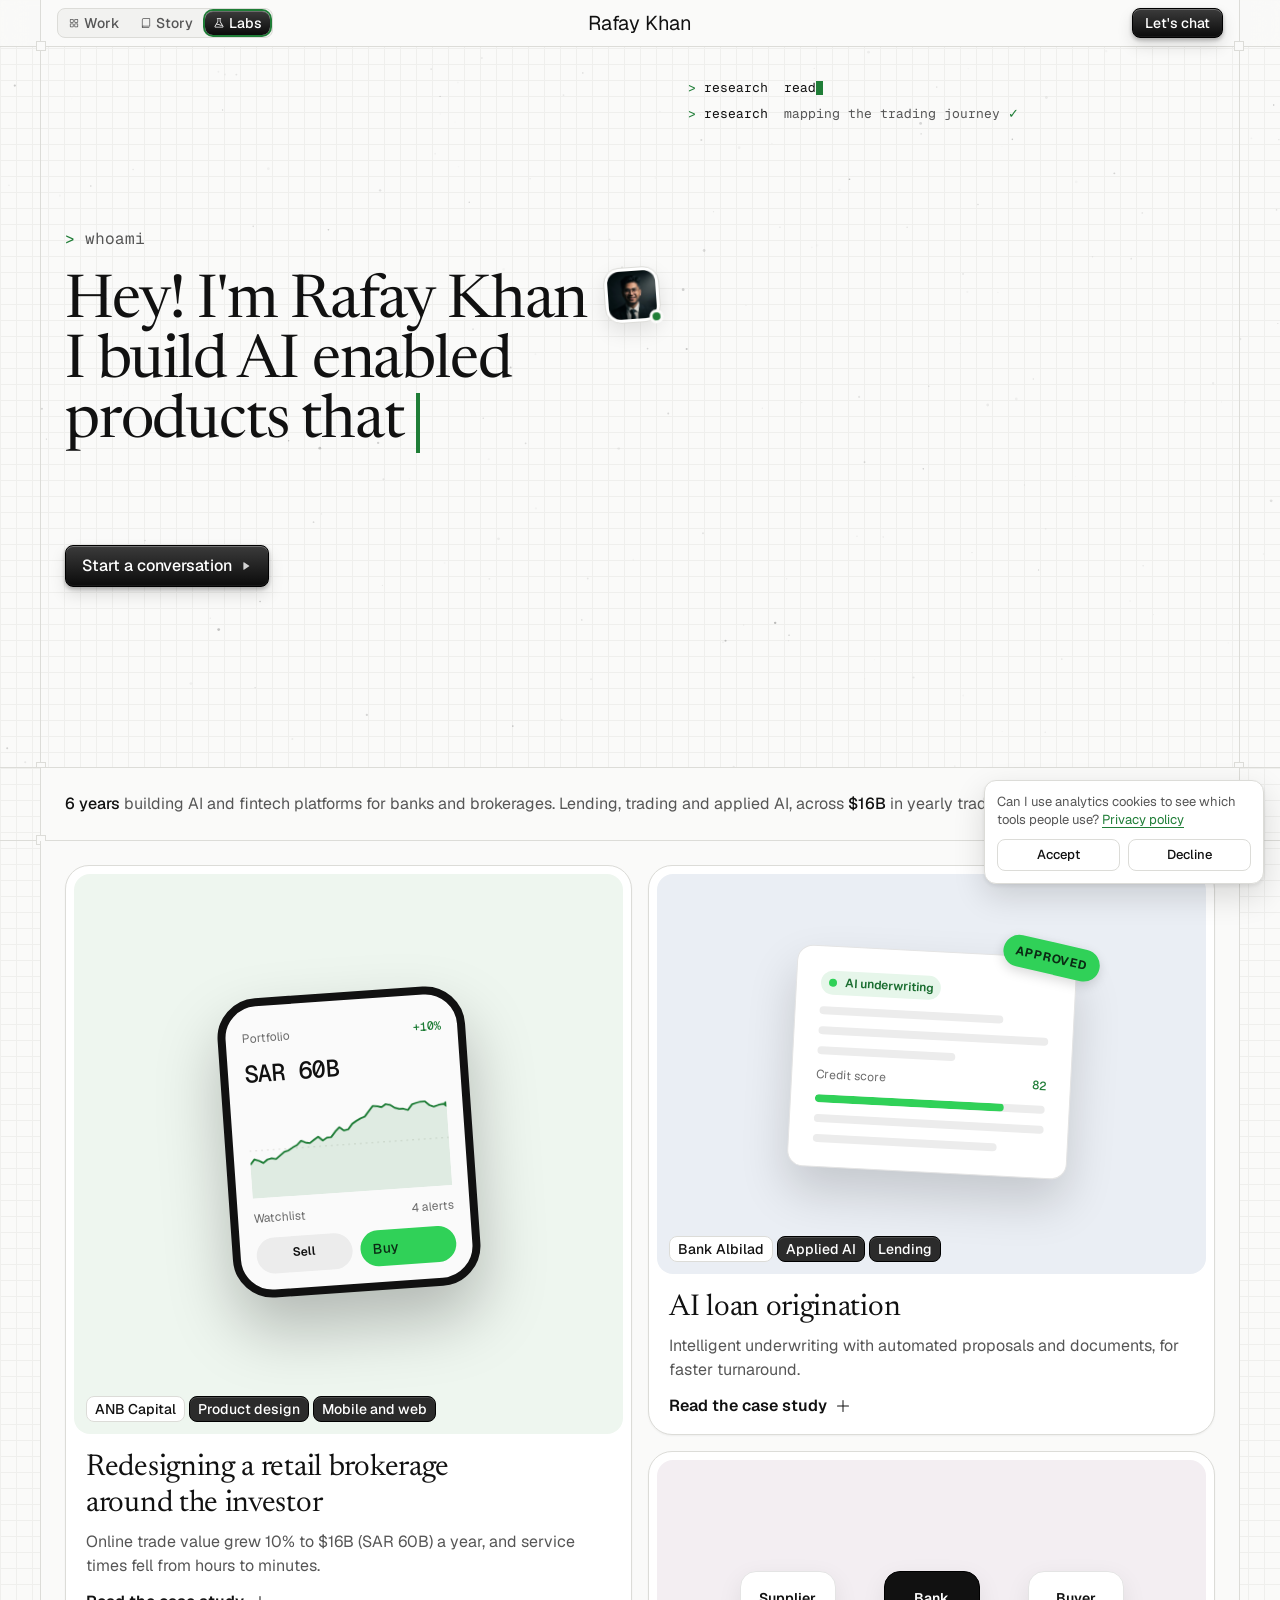
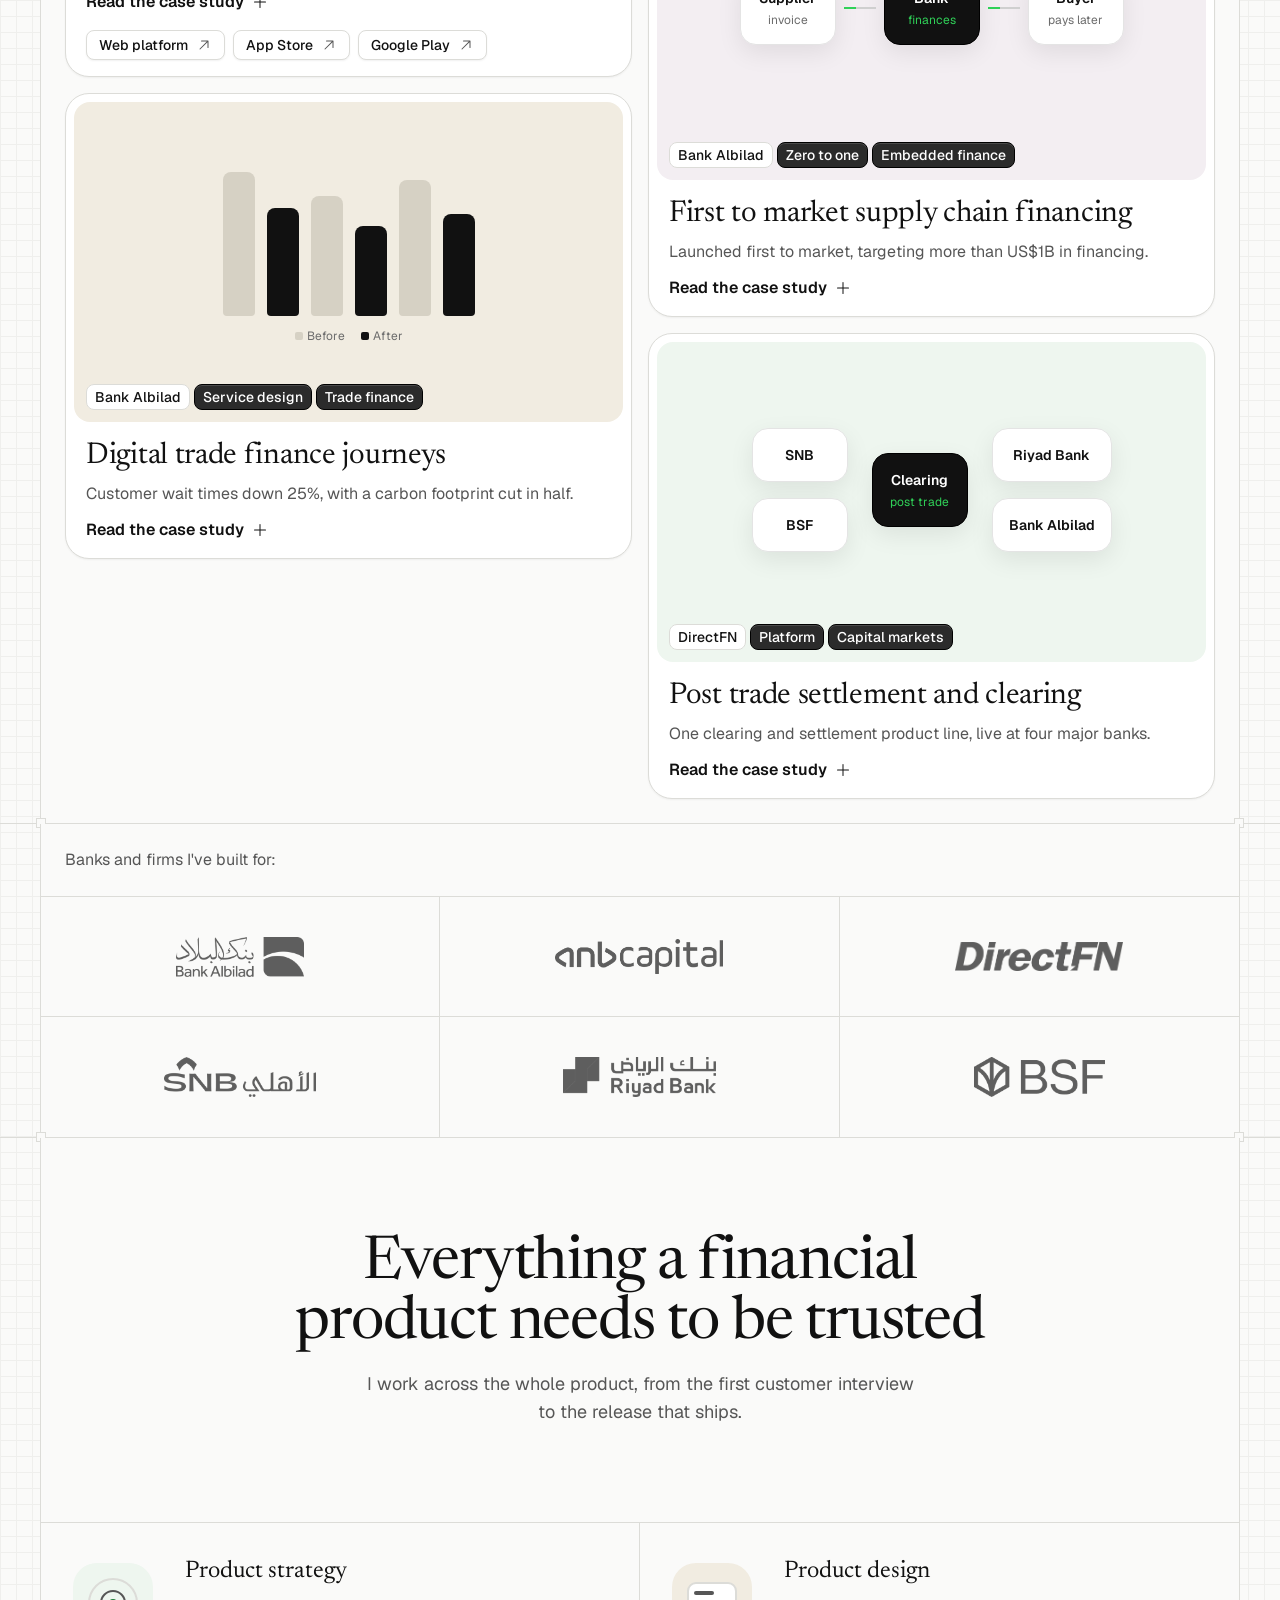
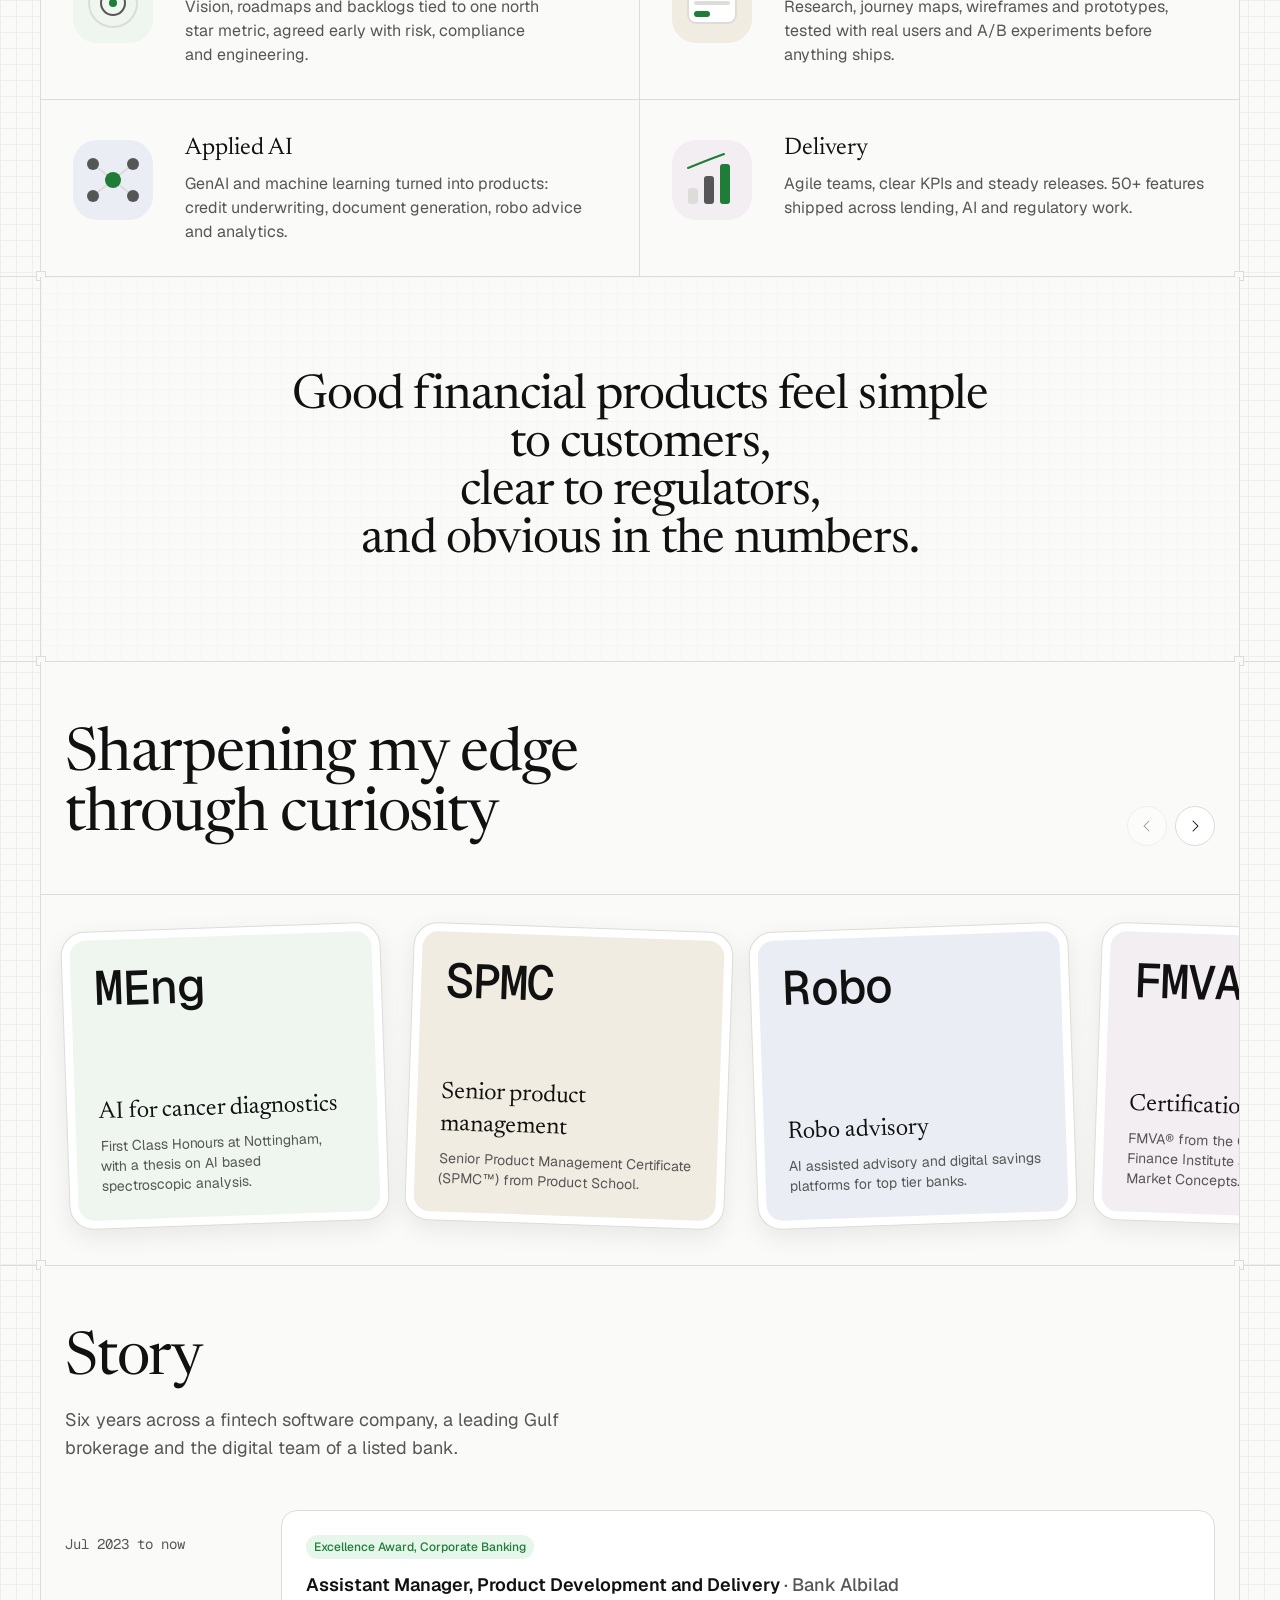
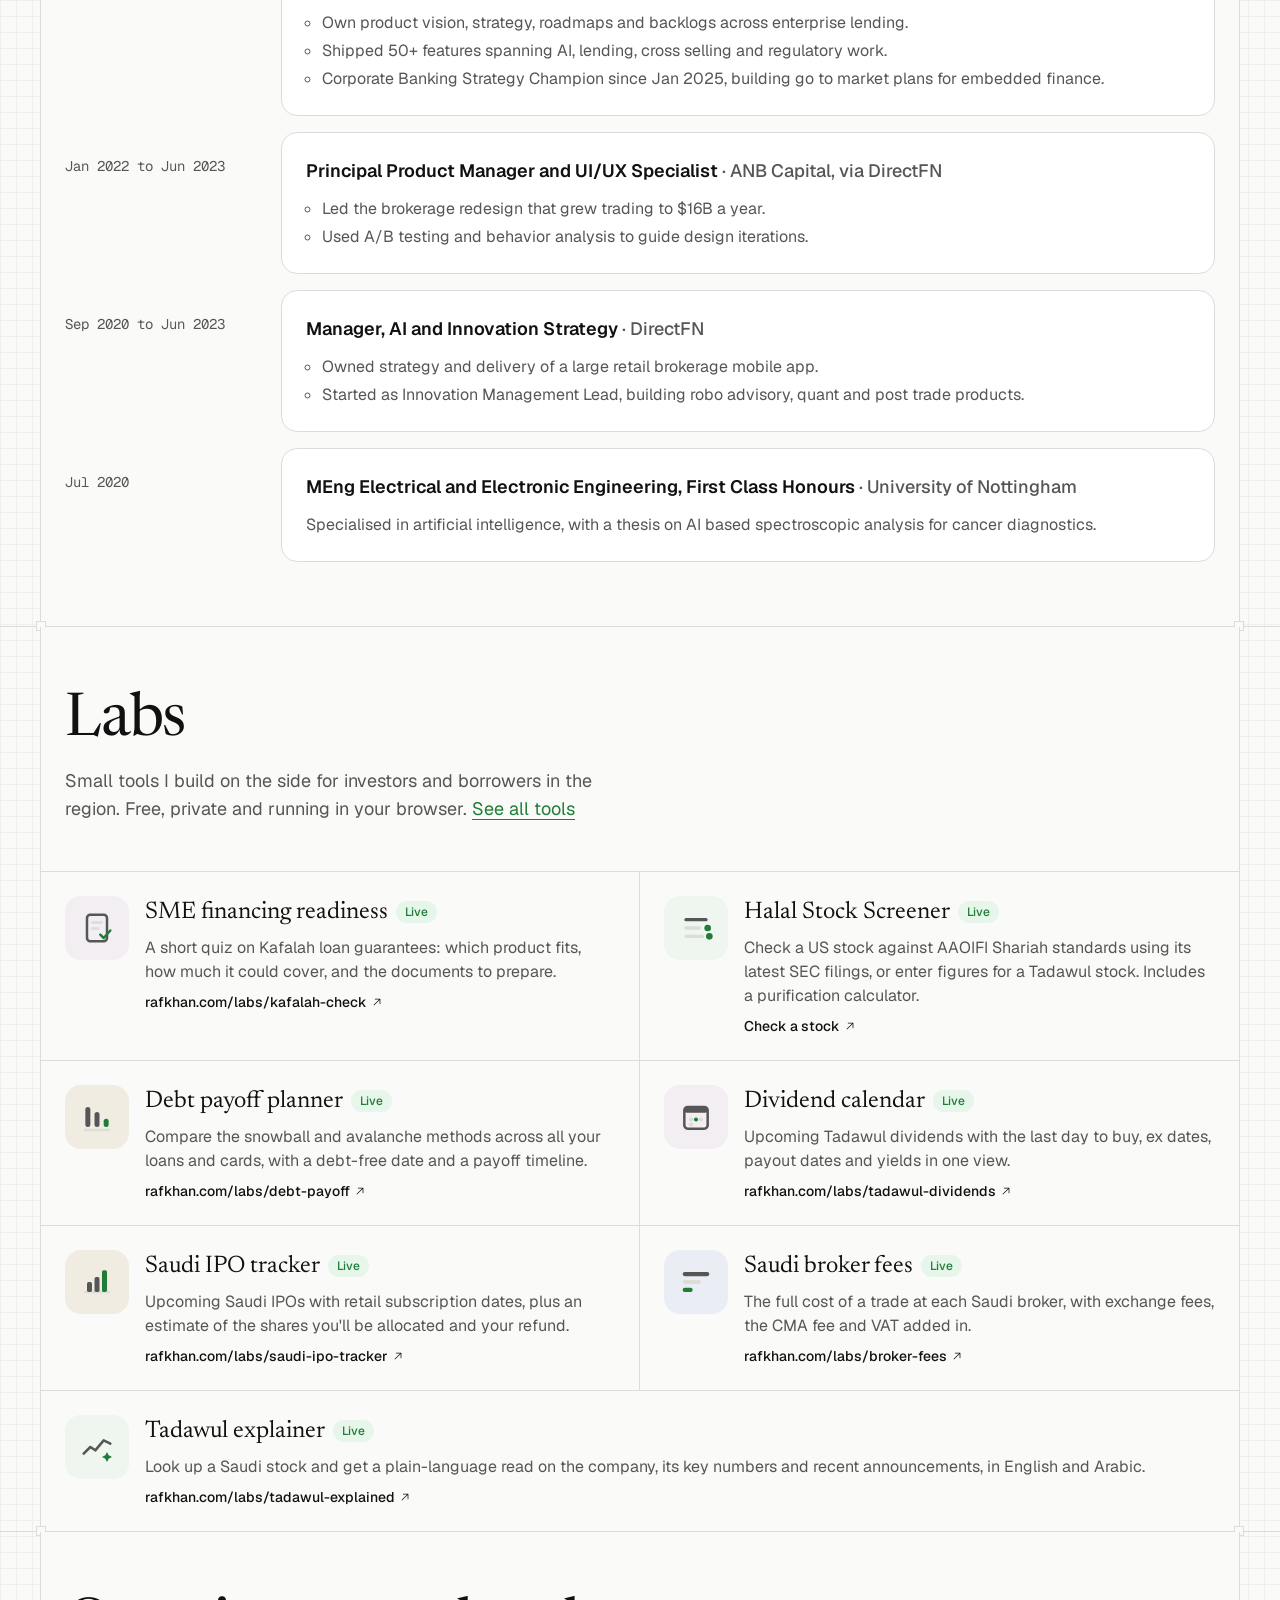
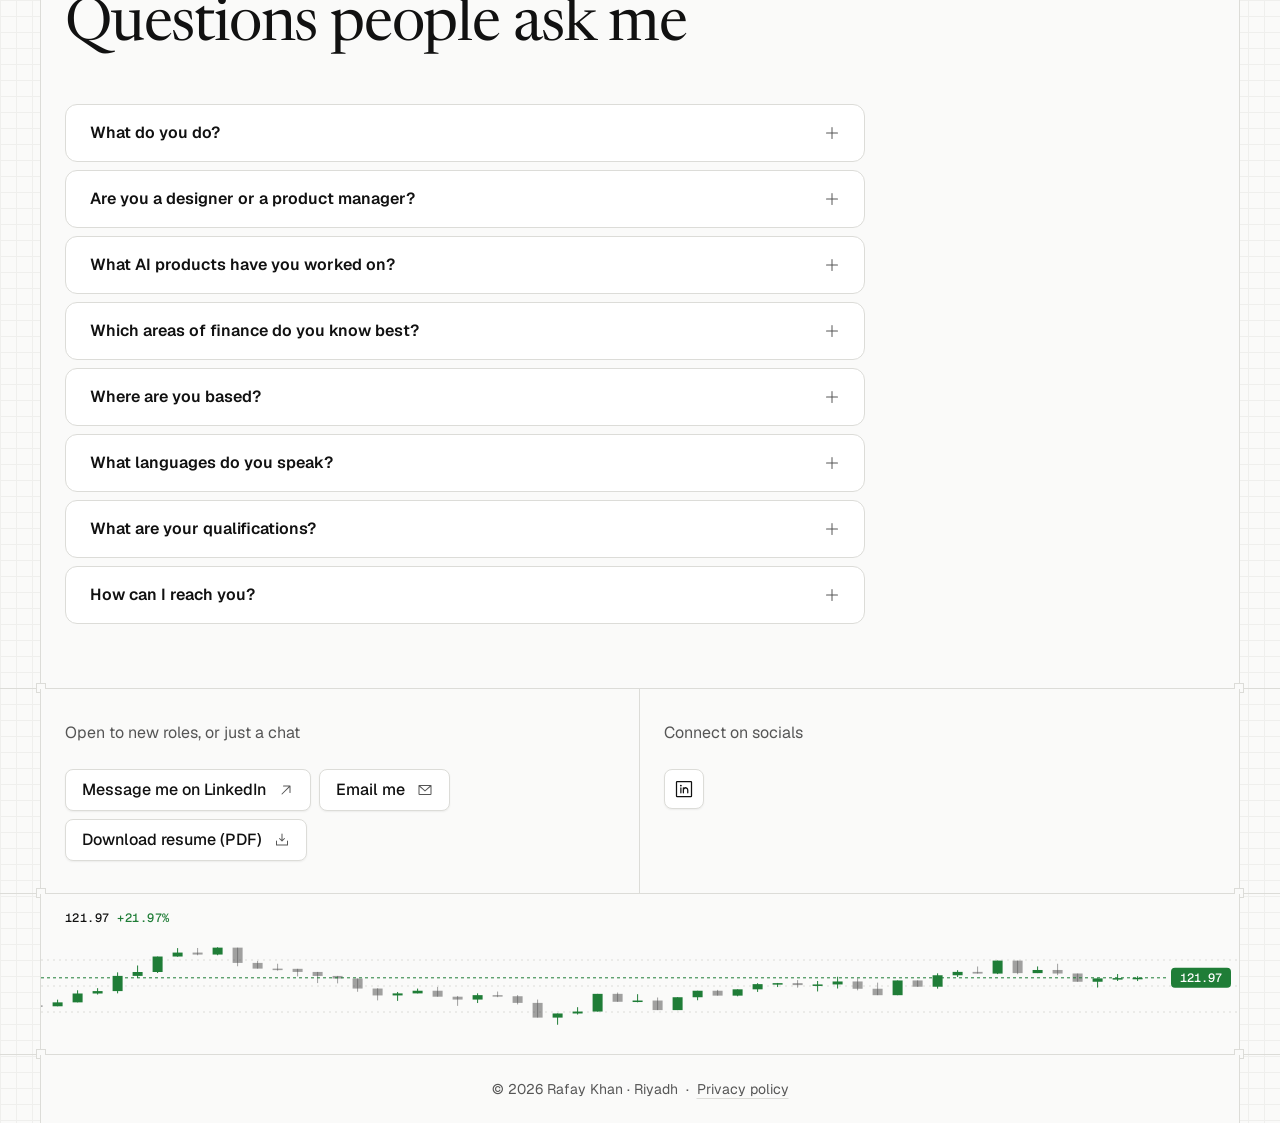
<file: index.html>
<!doctype html>
<html lang="en">
<head>
<meta charset="utf-8">
<meta name="viewport" content="width=device-width, initial-scale=1">
<meta http-equiv="Content-Security-Policy" content="default-src 'self'; script-src 'self' 'unsafe-inline' https://www.googletagmanager.com; style-src 'self' 'unsafe-inline'; font-src 'self'; img-src 'self' data: https://*.google-analytics.com https://*.googletagmanager.com https://*.g.doubleclick.net https://*.google.com; connect-src 'self' https://*.google-analytics.com https://*.analytics.google.com https://*.googletagmanager.com https://*.g.doubleclick.net https://*.google.com; object-src 'none'; base-uri 'self'; form-action 'self'; upgrade-insecure-requests">
<meta name="referrer" content="strict-origin-when-cross-origin">
<title>Rafay Khan · AI and fintech product leader</title>
<link rel="canonical" href="https://rafkhan.com/">
<meta name="description" content="Rafay Khan is a senior product manager who builds AI and fintech platforms for banks, brokerages and capital markets. Open to new roles.">
<meta property="og:type" content="website">
<meta property="og:site_name" content="Rafay Khan">
<meta property="og:locale" content="en_US">
<meta property="og:title" content="Rafay Khan · AI and fintech product leader">
<meta property="og:description" content="Senior product manager building AI and fintech platforms. Led the brokerage redesign behind $16B in yearly trades.">
<meta property="og:url" content="https://rafkhan.com/">
<meta property="og:image" content="https://rafkhan.com/og/home.png">
<meta property="og:image:width" content="1200">
<meta property="og:image:height" content="630">
<meta property="og:image:alt" content="Rafay Khan, AI and fintech platforms for banking and capital markets">
<meta name="twitter:card" content="summary_large_image">
<link rel="preload" href="/fonts/geist-latin.woff2" as="font" type="font/woff2" crossorigin>
<link rel="preload" href="/fonts/newsreader-latin.woff2" as="font" type="font/woff2" crossorigin>
<link rel="stylesheet" href="/fonts/fonts.css">
<script type="application/ld+json">
{"@context":"https://schema.org","@graph":[
{"@type":"WebSite","@id":"https://rafkhan.com/#site","name":"Rafay Khan","url":"https://rafkhan.com/","inLanguage":"en","publisher":{"@id":"https://rafkhan.com/#me"}},
{"@type":"Person","@id":"https://rafkhan.com/#me","name":"Rafay Khan","jobTitle":"Senior product manager, AI and fintech","url":"https://rafkhan.com/","image":"https://rafkhan.com/rafay.jpg","address":{"@type":"PostalAddress","addressLocality":"Riyadh","addressCountry":"SA"},"alumniOf":"University of Nottingham","worksFor":"Bank Albilad","sameAs":["https://www.linkedin.com/in/rafekhan"],"knowsLanguage":["English","Arabic","Urdu"]},
{"@type":"FAQPage","mainEntity":[
{"@type":"Question","name":"What do you do?","acceptedAnswer":{"@type":"Answer","text":"I build AI and fintech platforms for banks, brokerages and capital markets firms, from customer research and design through roadmaps, delivery and launch."}},
{"@type":"Question","name":"Are you a designer or a product manager?","acceptedAnswer":{"@type":"Answer","text":"Both. At ANB Capital I was Principal Product Manager and UI/UX Specialist on the same platform. At Bank Albilad I own product vision, roadmaps and backlogs for enterprise lending."}},
{"@type":"Question","name":"What AI products have you worked on?","acceptedAnswer":{"@type":"Answer","text":"AI assisted credit underwriting with automated proposal and document generation at Bank Albilad, and robo advisory and digital savings platforms at DirectFN. My MEng specialised in artificial intelligence."}},
{"@type":"Question","name":"Which areas of finance do you know best?","acceptedAnswer":{"@type":"Answer","text":"Digital brokerage and trading, SME and corporate lending, trade finance, supply chain finance, wealth management and post trade settlement."}},
{"@type":"Question","name":"Where are you based?","acceptedAnswer":{"@type":"Answer","text":"Riyadh, Saudi Arabia."}},
{"@type":"Question","name":"What languages do you speak?","acceptedAnswer":{"@type":"Answer","text":"English, Arabic and Urdu."}},
{"@type":"Question","name":"What are your qualifications?","acceptedAnswer":{"@type":"Answer","text":"An MEng in Electrical and Electronic Engineering with First Class Honours from the University of Nottingham, plus FMVA, SPMC and Bloomberg Market Concepts certifications."}},
{"@type":"Question","name":"How can I reach you?","acceptedAnswer":{"@type":"Answer","text":"Send me a message on LinkedIn at linkedin.com/in/rafekhan, or use the Email me button at the bottom of rafkhan.com."}}
]}]}
</script>
<style>
/* Fallback sized like Geist so text does not reflow when the web font arrives. */
@font-face { font-family: "Geist Fallback"; src: local("Arial"), local("Liberation Sans"), local("Helvetica"); size-adjust: 102.6%; }
/* Layout: drafting board portfolio. Grid paper ground, one framed 1200px column ruled into bands with corner ticks, serif display over a sans body, glossy black controls, image first work cards with pill tags. */
:root {
  --bg: #fafaf9;
  --paper-line: #efefed;
  --paper-in: #f5f5f3;
  --surface: #ffffff;
  --raised: #f2f2f0;
  --ink: #111111;
  --muted: #565656;
  --line: #dcdcd8;
  --accent: #1f7d37;
  --accent-soft: #e6f6ea;
  --glow: rgba(48, 209, 88, 0.42);
  --tint-a: #eef6ef; --tint-b: #f1ece1; --tint-c: #eaeef4; --tint-d: #f3eef2;
  --serif: "Newsreader", "Iowan Old Style", Georgia, serif;
  --font: "Geist", "Geist Fallback", ui-sans-serif, system-ui, "Segoe UI", sans-serif;
  --mono: "Geist Mono", ui-monospace, "SFMono-Regular", Menlo, monospace;
  --ease: cubic-bezier(0.22, 1, 0.36, 1);
  --frame: 1200px;
}
@media (prefers-color-scheme: dark) {
  :root:not([data-theme="light"]) {
    --bg: #131313; --paper-line: #1c1c1c; --paper-in: #171717; --surface: #1f1f1f; --raised: #272727; --ink: #f4f4f4; --muted: #a3a3a3; --line: #313131;
    --accent: #30d158; --accent-soft: #1d2a20; --glow: rgba(48, 209, 88, 0.22);
    --tint-a: #1b231d; --tint-b: #24211b; --tint-c: #1c2027; --tint-d: #241e23; color-scheme: dark;
  }
}
:root[data-theme="dark"] {
  --bg: #131313; --paper-line: #1c1c1c; --paper-in: #171717; --surface: #1f1f1f; --raised: #272727; --ink: #f4f4f4; --muted: #a3a3a3; --line: #313131;
  --accent: #30d158; --accent-soft: #1d2a20; --glow: rgba(48, 209, 88, 0.22);
  --tint-a: #1b231d; --tint-b: #24211b; --tint-c: #1c2027; --tint-d: #241e23; color-scheme: dark;
}
* { box-sizing: border-box; }
.vh { position: absolute; width: 1px; height: 1px; margin: -1px; padding: 0; overflow: hidden; clip: rect(0 0 0 0); white-space: nowrap; border: 0; }
html { scroll-padding-top: 64px; }
body { background-color: var(--bg); background-image: linear-gradient(var(--paper-line) 1px, transparent 1px), linear-gradient(90deg, var(--paper-line) 1px, transparent 1px); background-size: 16px 16px;
  color: var(--ink); font: 400 16px/24px var(--font); -webkit-font-smoothing: antialiased; }
body::before { content: ""; position: fixed; inset: 0 0 auto; height: env(safe-area-inset-top, 0px); z-index: 30; background: var(--bg); }
h1, h2, h3 { text-wrap: balance; }
p, li, dd { text-wrap: pretty; }
a { color: var(--accent); text-underline-offset: 4px; }
:focus-visible { outline: 2px solid var(--accent); outline-offset: 2px; border-radius: 8px; }
.skip { position: absolute; left: 16px; top: 16px; z-index: 50; padding: 8px 12px; border-radius: 8px; background: var(--ink); color: var(--bg); font-weight: 600; transform: translateY(-200%); }
.skip:focus { transform: none; }
.ico { width: 16px; height: 16px; flex: none; }
#space { position: fixed; inset: 0; width: 100%; height: 100%; z-index: 0; pointer-events: none; }
main, footer, .bar { position: relative; z-index: 1; }
html.lenis, html.lenis body { height: auto; }
.lenis.lenis-smooth { scroll-behavior: auto !important; }

/* the framed column: every band is ruled full width, the column has side rules and corner ticks */
.band { border-bottom: 1px solid var(--line); }
.col { max-width: var(--frame); margin: 0 auto; border-left: 1px solid var(--line); border-right: 1px solid var(--line); position: relative; z-index: 1; background-color: var(--bg); }
.paper { background-image: linear-gradient(var(--paper-in) 1px, transparent 1px), linear-gradient(90deg, var(--paper-in) 1px, transparent 1px); background-size: 16px 16px; }
.hero .col { background-color: transparent; }
.band > .col::before, .band > .col::after { content: ""; position: absolute; bottom: -5px; width: 8px; height: 8px; border: 1px solid var(--line); background: var(--bg); z-index: 2; }
.band > .col::before { left: -5px; } .band > .col::after { right: -5px; }
.pad { padding: 24px; }
@media (max-width: 1232px) { .col { margin: 0 16px; } }
@media (max-width: 480px) { .col { margin: 0 8px; } .pad { padding: 16px; } }

/* glossy controls */
.gloss { display: inline-flex; align-items: center; gap: 8px; padding: 8px 16px; border-radius: 8px; font: 500 16px/24px var(--font); color: #ffffff; text-decoration: none; cursor: pointer;
  background: linear-gradient(#3b3b3b, #0b0b0b); border: 1px solid #000000;
  box-shadow: inset 0 1px 0 rgba(255,255,255,0.28), inset 0 -1px 0 rgba(255,255,255,0.06), 0 2px 4px rgba(0,0,0,0.28), 0 8px 16px rgba(0,0,0,0.12);
  transition: transform 300ms var(--ease), box-shadow 300ms var(--ease); }
.gloss:hover { transform: translateY(-2px); box-shadow: inset 0 1px 0 rgba(255,255,255,0.32), 0 4px 8px rgba(0,0,0,0.3), 0 12px 24px rgba(0,0,0,0.16); }
.gloss:active { transform: scale(0.98); }
.gloss.sm { padding: 4px 12px; font-size: 14px; line-height: 20px; }
.gloss .ico { width: 12px; height: 12px; opacity: 0.8; }
.chipbtn { display: inline-flex; align-items: center; gap: 12px; padding: 8px 16px; border-radius: 8px; border: 1px solid var(--line); background: var(--surface); color: var(--ink); text-decoration: none; font: 500 16px/24px var(--font);
  box-shadow: 0 1px 2px rgba(0,0,0,0.06); transition: transform 300ms var(--ease), border-color 300ms var(--ease); }
.chipbtn:hover { transform: translateY(-2px); border-color: var(--muted); }
.chipbtn .ico { color: var(--muted); }

/* top bar */
.bar { position: sticky; top: env(safe-area-inset-top, 0px); z-index: 20; background: color-mix(in srgb, var(--bg) 86%, transparent); backdrop-filter: blur(12px); -webkit-backdrop-filter: blur(12px); }
.bar .col { display: grid; grid-template-columns: 1fr auto 1fr; align-items: center; gap: 16px; padding: 8px 16px; }
.seg { display: inline-flex; gap: 4px; padding: 2px; border-radius: 8px; border: 1px solid var(--line); background: var(--raised); justify-self: start; }
.seg a { display: inline-flex; align-items: center; gap: 4px; padding: 2px 8px; border-radius: 8px; font: 500 14px/20px var(--font); color: var(--muted); text-decoration: none; transition: color 300ms var(--ease); }
.seg a:hover { color: var(--ink); }
.seg a[aria-current="true"] { color: #ffffff; background: linear-gradient(#3b3b3b, #0b0b0b); box-shadow: 0 0 0 2px var(--accent), inset 0 1px 0 rgba(255,255,255,0.25); }
.seg .ico { width: 12px; height: 12px; }
.brand { font: 400 20px/28px var(--font); color: var(--ink); text-decoration: none; letter-spacing: -0.01em; white-space: nowrap; }
.bar .gloss { justify-self: end; }
@media (max-width: 480px) { .seg .ico { display: none; } .seg a { padding: 2px 6px; } .bar .brand { display: none; } .bar .col { grid-template-columns: 1fr auto; } }
@media (max-width: 560px) { .brand { font-size: 16px; line-height: 24px; } .bar .col { gap: 8px; padding: 8px; } }

/* hero */
.hero { overflow: hidden; }
.hero .col { min-height: 640px; display: flex; flex-direction: column; justify-content: flex-end; gap: 32px; padding: 24px 24px 24px; }
.hello { margin: 0; max-width: 900px; font: 400 60px/1 var(--serif); letter-spacing: -0.02em; color: var(--ink); position: relative; }
.hello img { display: inline-block; width: 56px; height: 56px; border-radius: 9999px; object-fit: cover; vertical-align: -6px; border: 2px solid var(--surface); box-shadow: 0 2px 8px rgba(0,0,0,0.2); transform: rotate(-6deg); transition: transform 500ms var(--ease); }
.hello img:hover { transform: rotate(0deg) scale(1.1); }
.hero .gloss { align-self: flex-start; position: relative; }
@media (max-width: 860px) { .hero .col { min-height: 560px; } .hello { font-size: 48px; } .hello img { width: 44px; height: 44px; } }
/* terminal hero: a build log runs on the right, the headline types in, the cursor leaves a glyph trail */
.hero .col { min-height: 720px; }
.hero .who { margin: 0 0 -16px; font: 400 16px/24px var(--mono); color: var(--muted); position: relative; z-index: 1; }
.hero .who b { color: var(--accent); font-weight: 400; }
.hero .hello, .hero .gloss { z-index: 1; }
.hero .feed { position: absolute; inset: 0; pointer-events: none; font: 400 13px/26px var(--mono); color: var(--muted); white-space: pre; }
.feed .fc { position: absolute; top: 28px; left: 54%; right: 24px; bottom: 24px; overflow: hidden; -webkit-mask-image: linear-gradient(#000 55%, rgba(0,0,0,0.25)); mask-image: linear-gradient(#000 55%, rgba(0,0,0,0.25)); }
.fc > div { position: absolute; left: 0; right: 0; top: 0; height: 26px; overflow: hidden; animation: feedin 500ms var(--ease) both; transition: transform 400ms var(--ease); }
.feed .ps, .feed .ok { color: var(--accent); } .feed .k, .feed .new { color: var(--ink); }
.feed .cur { display: inline-block; width: 0.55em; height: 1.05em; vertical-align: -0.2em; background: var(--accent); animation: blink 1s steps(1) infinite; }
@keyframes feedin { from { opacity: 0; } }
@keyframes blink { 50% { opacity: 0; } }
.hello .ghost { color: transparent; }
.hello .ghost.now { box-shadow: inset 4px 0 0 var(--accent); animation: blinkbar 1s steps(1) infinite; }
@keyframes blinkbar { 50% { box-shadow: none; } }
.hello .tcur { display: inline-block; width: 4px; height: 0.82em; vertical-align: -0.06em; margin-left: 6px; background: var(--accent); animation: blink 1s steps(1) infinite; }
.hello .nw { white-space: nowrap; }
.hello .pf { display: inline-block; position: relative; vertical-align: -6px; margin-left: 4px; padding: 3px; border-radius: 16px; background: var(--surface); border: 1px solid var(--line); box-shadow: 0 1px 0 rgba(255,255,255,0.5) inset, 0 8px 20px rgba(0,0,0,0.10); transform: rotate(-4deg); transition: transform 500ms var(--ease); }
.hello .pf:hover { transform: rotate(0deg) scale(1.06); }
.hello .pf img, .hello .pf img:hover { display: block; width: 48px; height: 48px; border-radius: 12px; border: 0; box-shadow: none; transform: none; vertical-align: 0; }
.hello .pf i { position: absolute; right: -3px; bottom: -3px; width: 14px; height: 14px; border-radius: 9999px; background: var(--accent); border: 3px solid var(--bg); }
.hello .cash { display: inline-block; width: 0.62em; height: 0.62em; margin-left: 0.14em; vertical-align: 0.02em; color: var(--accent); transform: rotate(-10deg); }
@media (min-width: 861px) { .hero .col { justify-content: center; } .hero .hello { max-width: min(54%, 660px); } }
@media (max-width: 860px) {
  .hero .col { min-height: 760px; padding-top: 210px; justify-content: flex-start; }
  .hero .feed { font-size: 11px; line-height: 22px; }
  .feed .fc { left: 16px; right: 16px; top: 16px; bottom: auto; height: 190px; -webkit-mask-image: linear-gradient(#000 40%, transparent); mask-image: linear-gradient(#000 40%, transparent); }
  .fc > div { height: 22px; }
  .hero .who { margin: 0 0 -20px; font-size: 14px; }
  .hello .pf img, .hello .pf img:hover { width: 36px; height: 36px; border-radius: 9px; } .hello .pf { border-radius: 13px; }
}
@media (prefers-reduced-motion: reduce) { .fc > div { animation: none; transition: none; } .feed .cur, .hello .tcur, .hello .ghost.now { animation: none; } .hello .pf { transition: none; } }

.cred { margin: 0; color: var(--muted); }
.cred b { color: var(--ink); font-weight: 500; }

/* work: two column masonry of framed cards */
.masonry { display: grid; grid-template-columns: repeat(2, minmax(0, 1fr)); gap: 16px; align-items: start; }
.stack { display: grid; gap: 16px; min-width: 0; }
@media (max-width: 860px) { .masonry { grid-template-columns: minmax(0, 1fr); } }
.wcard { border: 1px solid var(--line); border-radius: 24px; background: var(--surface); padding: 8px; box-shadow: 0 1px 2px rgba(0,0,0,0.05); transition: transform 500ms var(--ease), box-shadow 500ms var(--ease); min-width: 0; }
.wcard:hover { transform: translateY(-4px); box-shadow: 0 16px 32px rgba(0,0,0,0.08); }
.shot { position: relative; border-radius: 16px; overflow: hidden; display: grid; place-items: center; padding: 48px 24px 72px; }
.shot.tall { min-height: 560px; } .shot.mid { min-height: 400px; } .shot.short { min-height: 320px; }
.ta { background: var(--tint-a); } .tb { background: var(--tint-b); } .tc { background: var(--tint-c); } .td { background: var(--tint-d); }
.tags { position: absolute; left: 12px; bottom: 12px; display: flex; flex-wrap: wrap; gap: 4px; }
.tags span { font: 500 14px/20px var(--font); padding: 2px 8px; border-radius: 8px; background: #2b2b2b; color: #ffffff; border: 1px solid #000000; box-shadow: inset 0 1px 0 rgba(255,255,255,0.15); }
.tags .t1 { background: #ffffff; color: #111111; border-color: var(--line); }
.cap { padding: 16px 12px 8px; display: grid; gap: 8px; }
.cap h3 { margin: 0; font: 400 30px/36px var(--serif); letter-spacing: -0.01em; }
.cap p { margin: 0; color: var(--muted); }
.cap details summary { list-style: none; cursor: pointer; display: inline-flex; align-items: center; gap: 8px; font-weight: 600; color: var(--ink); padding-top: 4px; }
.cap details summary::-webkit-details-marker { display: none; }
.cap details summary .ico { transition: transform 500ms var(--ease); }
.cap details[open] summary .ico { transform: rotate(45deg); }
.cs { margin: 16px 0 0; display: grid; grid-template-columns: 96px minmax(0, 1fr); gap: 8px 16px; }
.cs dt { font: 500 14px/24px var(--font); color: var(--muted); }
.cs dd { margin: 0; }
@media (max-width: 480px) { .cs { grid-template-columns: minmax(0, 1fr); gap: 0; } .cs dd { margin-bottom: 12px; } }
.links { display: flex; flex-wrap: wrap; gap: 8px; padding-top: 8px; }
.links .chipbtn { font-size: 14px; line-height: 20px; padding: 4px 12px; gap: 8px; }

/* mockups */
.m-phone { width: 248px; max-width: 100%; border-radius: 40px; border: 8px solid #111111; background: #fafafa; color: #111111; padding: 24px 16px 16px; display: grid; gap: 12px; box-shadow: 0 32px 64px rgba(0,0,0,0.25); transform: rotate(-4deg); }
.m-row { display: flex; justify-content: space-between; align-items: center; gap: 8px; font-size: 12px; line-height: 16px; color: #6b6b6b; }
.m-big { font: 500 24px/32px var(--mono); letter-spacing: -0.02em; }
.m-up { color: #1f7d37; font: 500 12px/16px var(--mono); }
.m-phone canvas { display: block; width: 100%; height: 96px; }
.m-pills { display: grid; grid-template-columns: 1fr 1fr; gap: 8px; }
.m-pill { border-radius: 9999px; padding: 8px 12px; text-align: center; font: 600 12px/16px var(--font); background: #ececec; }
.m-pill.go { background: #30d158; color: #0b2b14; }
.m-doc { width: 280px; max-width: 100%; border-radius: 16px; background: #ffffff; color: #111111; border: 1px solid #e4e4e4; padding: 24px; display: grid; gap: 12px; position: relative; box-shadow: 0 24px 48px rgba(0,0,0,0.16); transform: rotate(3deg); }
.m-line { height: 8px; border-radius: 4px; background: #ececec; } .m-line.s { width: 60%; } .m-line.m { width: 80%; }
.m-ai { display: inline-flex; align-items: center; gap: 8px; justify-self: start; font: 600 12px/16px var(--font); color: #1b6e31; background: #e6f6ea; border-radius: 9999px; padding: 4px 8px; }
.m-ai i { width: 8px; height: 8px; border-radius: 9999px; background: #30d158; animation: pulse 1600ms var(--ease) infinite; }
.m-bar { height: 8px; border-radius: 4px; background: #ececec; overflow: hidden; }
.m-bar span { display: block; height: 100%; width: 82%; background: #30d158; border-radius: 4px; transform-origin: left; animation: fill 2400ms var(--ease) infinite; }
.m-stamp { position: absolute; right: -24px; top: -16px; font: 700 12px/16px var(--font); letter-spacing: 0.08em; text-transform: uppercase; color: #0b2b14; background: #30d158; padding: 8px 12px; border-radius: 9999px; transform: rotate(10deg); box-shadow: 0 4px 12px rgba(0,0,0,0.15); }
@keyframes pulse { 0%, 100% { opacity: 1; } 50% { opacity: 0.3; } }
@keyframes fill { 0% { transform: scaleX(0); } 60%, 100% { transform: scaleX(1); } }
.m-flow { display: flex; align-items: center; gap: 8px; flex-wrap: wrap; justify-content: center; }
.m-node { border-radius: 16px; background: #ffffff; color: #111111; border: 1px solid #e4e4e4; padding: 16px; display: grid; gap: 4px; min-width: 96px; text-align: center; box-shadow: 0 8px 24px rgba(0,0,0,0.08); }
.m-node b { font: 600 14px/20px var(--font); } .m-node span { font-size: 12px; line-height: 16px; color: #6b6b6b; }
.m-node.hub { background: #111111; color: #ffffff; border-color: #000000; } .m-node.hub span { color: #30d158; }
.m-arrow { width: 32px; height: 2px; background: #cfcfcf; position: relative; overflow: hidden; }
.m-arrow::after { content: ""; position: absolute; inset: 0; width: 12px; background: #30d158; animation: travel 1800ms var(--ease) infinite; }
@keyframes travel { from { transform: translateX(-12px); } to { transform: translateX(32px); } }
.m-bars { display: flex; align-items: flex-end; gap: 12px; height: 160px; }
.m-bars div { width: 32px; border-radius: 8px 8px 4px 4px; background: #d6d1c4; }
.m-bars div.a { background: #111111; }
.m-legend { display: flex; gap: 16px; font-size: 12px; line-height: 16px; color: #6b6b6b; margin-top: 12px; justify-content: center; }
.m-legend i { display: inline-block; width: 8px; height: 8px; border-radius: 2px; margin-right: 4px; background: #d6d1c4; } .m-legend i.a { background: #111111; }
.m-hub { display: grid; grid-template-columns: repeat(3, auto); gap: 16px 24px; align-items: center; }
.m-hub .hub { grid-column: 2; grid-row: 1 / 3; }
@media (max-width: 480px) { .m-hub { gap: 8px; } .m-hub .m-node { min-width: 0; padding: 12px 8px; } .m-flow .m-arrow { display: none; } }

/* clients grid */
.label-row { color: var(--muted); }
.logos { display: grid; grid-template-columns: repeat(3, minmax(0, 1fr)); border-top: 1px solid var(--line); list-style: none; margin: 0; padding: 0; }
.logos li { display: flex; align-items: center; justify-content: center; min-height: 120px; padding: 24px; border-right: 1px solid var(--line); border-bottom: 1px solid var(--line); transition: background-color 300ms var(--ease); }
.logos li:hover { background: var(--surface); }
.logos li:nth-child(3n) { border-right: 0; }
.logos li:nth-last-child(-n+3) { border-bottom: 0; }
/* one quiet tone for every mark, brand colour on hover */
.logos img { display: block; width: auto; height: 40px; max-width: 168px; object-fit: contain; filter: grayscale(1) brightness(0); opacity: 0.62; transition: filter 500ms var(--ease), opacity 500ms var(--ease); }
.logos li:hover img { filter: none; opacity: 1; }
@media (prefers-color-scheme: dark) { :root:not([data-theme="light"]) .logos img { filter: grayscale(1) brightness(0) invert(1); opacity: 0.7; } :root:not([data-theme="light"]) .logos li:hover img { filter: grayscale(1) brightness(0) invert(1); opacity: 1; } }
:root[data-theme="dark"] .logos img { filter: grayscale(1) brightness(0) invert(1); opacity: 0.7; } :root[data-theme="dark"] .logos li:hover img { filter: grayscale(1) brightness(0) invert(1); opacity: 1; }
@media (max-width: 640px) { .logos { grid-template-columns: repeat(2, minmax(0, 1fr)); } .logos li { min-height: 88px; padding: 16px; } .logos img { height: 28px; max-width: 128px; }
  .logos li:nth-child(3n) { border-right: 1px solid var(--line); } .logos li:nth-child(2n) { border-right: 0; } .logos li:nth-last-child(-n+3) { border-bottom: 1px solid var(--line); } .logos li:nth-last-child(-n+2) { border-bottom: 0; } }

/* big serif section heads */
.head { padding: 96px 24px; text-align: center; }
.head.left { text-align: left; padding: 64px 24px 48px; }
.head h2 { margin: 0 auto; max-width: 760px; font: 400 60px/1 var(--serif); letter-spacing: -0.02em; }
.head.left h2 { margin: 0; }
.head p { margin: 16px auto 0; max-width: 560px; color: var(--muted); font-size: 18px; line-height: 28px; }
.head.left p { margin-left: 0; }
@media (max-width: 860px) { .head { padding: 64px 16px; } .head h2 { font-size: 48px; } }

/* services cells */
.cells { display: grid; grid-template-columns: repeat(2, minmax(0, 1fr)); border-top: 1px solid var(--line); }
.cell { padding: 32px 24px; display: grid; grid-template-columns: 96px minmax(0, 1fr); gap: 24px; align-items: start; border-right: 1px solid var(--line); border-bottom: 1px solid var(--line); }
.cell:nth-child(2n) { border-right: 0; }
.cell:nth-last-child(-n+2) { border-bottom: 0; }
.cell svg { width: 96px; height: 96px; display: block; }
.cell h3 { margin: 0 0 8px; font: 400 24px/32px var(--serif); }
.cell p { margin: 0; color: var(--muted); }
@media (max-width: 760px) { .cells { grid-template-columns: minmax(0, 1fr); } .cell { border-right: 0; } .cell:nth-last-child(-n+2) { border-bottom: 1px solid var(--line); } .cell:last-child { border-bottom: 0; } }
@media (max-width: 480px) { .cell { grid-template-columns: minmax(0, 1fr); } .cell svg { width: 64px; height: 64px; } }

/* tagline reveal */
.tagline { padding: 96px 24px; text-align: center; }
.tagline p { margin: 0 auto; max-width: 760px; font: 400 48px/1 var(--serif); letter-spacing: -0.02em; }
.tagline .l { display: block; }
.tagline .w { transition: opacity 500ms var(--ease); }
.tagline.armed .w { opacity: 0.3; }
.tagline.armed .w.on { opacity: 1; }
@media (max-width: 860px) { .tagline { padding: 64px 16px; } .tagline p { font-size: 36px; line-height: 40px; } .tagline .l { display: inline; } }

/* curiosity strip: tilted cards that run past the frame */
.strip { display: flex; gap: 24px; overflow-x: auto; padding: 32px 24px 40px; scroll-snap-type: x mandatory; scroll-padding: 0 24px; scrollbar-width: thin; scrollbar-color: var(--line) transparent; border-top: 1px solid var(--line); cursor: grab; overscroll-behavior-x: contain; }
.strip.drag { cursor: grabbing; scroll-snap-type: none; user-select: none; }
.strip::-webkit-scrollbar { height: 6px; } .strip::-webkit-scrollbar-thumb { background: var(--line); border-radius: 9999px; }
.sh { display: flex; flex-wrap: wrap; align-items: flex-end; justify-content: space-between; gap: 16px; }
.arrows { display: flex; gap: 8px; }
.arr { width: 40px; height: 40px; display: grid; place-items: center; border-radius: 9999px; border: 1px solid var(--line); background: var(--surface); color: var(--ink); cursor: pointer; transition: transform 300ms var(--ease), opacity 300ms var(--ease); }
.arr:hover { transform: translateY(-2px); } .arr:disabled { opacity: 0.4; cursor: default; transform: none; }
@media (hover: none) { .arrows { display: none; } }
.pc { flex: 0 0 320px; scroll-snap-align: start; border: 1px solid var(--line); border-radius: 24px; background: var(--surface); padding: 8px; box-shadow: 0 8px 24px rgba(0,0,0,0.08); transition: transform 500ms var(--ease); }
.pc:nth-child(odd) { transform: rotate(-2deg); } .pc:nth-child(even) { transform: rotate(2deg); }
.pc:hover { transform: rotate(0deg) translateY(-8px); }
.pc .face { border-radius: 16px; padding: 24px; min-height: 280px; display: flex; flex-direction: column; gap: 8px; }
.pc .big { font: 500 48px/1 var(--mono); letter-spacing: -0.04em; margin-bottom: auto; }
.pc h3 { margin: 0; font: 400 24px/32px var(--serif); }
.pc p { margin: 0; font-size: 14px; line-height: 20px; color: var(--muted); }
@media (max-width: 480px) { .pc { flex-basis: 256px; } }

/* labs: side projects, live ones link out */
.labs { display: grid; grid-template-columns: repeat(2, minmax(0, 1fr)); border-top: 1px solid var(--line); }
.lab { display: flex; gap: 16px; padding: 24px; color: inherit; text-decoration: none; border-bottom: 1px solid var(--line); transition: background-color 300ms var(--ease); }
.lab:nth-child(odd) { border-right: 1px solid var(--line); }
.lab:last-child:nth-child(odd) { grid-column: 1 / -1; border-right: 0; }
.labs > :nth-last-child(-n+2):not(:last-child:nth-child(odd)):nth-child(odd), .labs > :last-child { border-bottom: 0; }
a.lab:hover { background-color: var(--raised); }
a.lab:hover .go .ico { transform: translate(2px, -2px); }
.li { flex: none; width: 64px; height: 64px; border-radius: 16px; display: grid; place-items: center; }
.li svg { width: 40px; height: 40px; }
.li.ta { background: var(--tint-a); } .li.tb { background: var(--tint-b); } .li.tc { background: var(--tint-c); } .li.td { background: var(--tint-d); }
.lt { display: grid; gap: 8px; align-content: start; min-width: 0; }
.lh { display: flex; flex-wrap: wrap; align-items: center; gap: 8px; }
.lab h3 { margin: 0; font: 400 24px/32px var(--serif); }
.lab p { margin: 0; color: var(--muted); }
.st { font: 500 12px/16px var(--font); padding: 2px 8px; border-radius: 9999px; border: 1px solid var(--line); color: var(--muted); }
.st.live { border-color: transparent; background: var(--accent-soft); color: var(--accent); }
.go { display: inline-flex; align-items: center; gap: 4px; font: 500 14px/20px var(--font); color: var(--ink); }
.go .ico { width: 12px; height: 12px; transition: transform 300ms var(--ease); }
@media (max-width: 760px) { .labs { grid-template-columns: minmax(0, 1fr); } .lab, .lab:nth-child(odd) { border-right: 0; border-bottom: 1px solid var(--line); } .labs > :last-child { border-bottom: 0; } .lab { padding: 16px; } .li { width: 48px; height: 48px; border-radius: 12px; } .li svg { width: 32px; height: 32px; } }

/* story and faq inside the frame */
.inner { padding: 48px 24px 64px; }
@media (max-width: 480px) { .inner { padding: 32px 16px 48px; } }
.timeline { list-style: none; margin: 0; padding: 0; display: grid; gap: 16px; }
.timeline > li { display: grid; grid-template-columns: 192px minmax(0, 1fr); gap: 24px; }
@media (max-width: 640px) { .timeline > li { grid-template-columns: minmax(0, 1fr); gap: 8px; } }
.when { font: 400 14px/20px var(--mono); color: var(--muted); padding-top: 24px; }
@media (max-width: 640px) { .when { padding-top: 0; } }
.card { background: var(--surface); border: 1px solid var(--line); border-radius: 16px; padding: 24px; display: flex; flex-direction: column; gap: 12px; min-width: 0; }
.card h3 { margin: 0; font: 600 18px/28px var(--font); }
.card p { margin: 0; color: var(--muted); }
.timeline ul { margin: 0; padding-left: 16px; color: var(--muted); display: grid; gap: 4px; }
.timeline .org { color: var(--muted); font-weight: 500; }
.award { align-self: flex-start; font: 500 12px/16px var(--font); color: var(--accent); background: var(--accent-soft); border-radius: 9999px; padding: 4px 8px; }
.faq { display: grid; gap: 8px; max-width: 800px; }
.faq details { background: var(--surface); border: 1px solid var(--line); border-radius: 12px; }
.faq summary { list-style: none; cursor: pointer; display: flex; justify-content: space-between; align-items: center; gap: 16px; padding: 16px 24px; font: 600 16px/24px var(--font); border-radius: 12px; }
.faq summary::-webkit-details-marker { display: none; }
.faq summary .ico { transition: transform 500ms var(--ease); color: var(--muted); }
.faq details[open] summary .ico { transform: rotate(45deg); }
.faq details p { margin: 0; padding: 0 24px 16px; color: var(--muted); max-width: 680px; }

/* contact split */
.split { display: grid; grid-template-columns: repeat(2, minmax(0, 1fr)); }
.split > div { padding: 32px 24px; display: grid; gap: 24px; align-content: start; }
.split > div:first-child { border-right: 1px solid var(--line); }
.split .lbl { color: var(--muted); }
.ctas { display: flex; flex-wrap: wrap; gap: 8px; }
.socials { display: flex; gap: 8px; }
.socials a { width: 40px; height: 40px; display: grid; place-items: center; border-radius: 8px; border: 1px solid var(--line); background: var(--surface); color: var(--ink); box-shadow: 0 1px 2px rgba(0,0,0,0.06); transition: transform 300ms var(--ease); }
.socials a:hover { transform: translateY(-2px); }
.socials svg { width: 20px; height: 20px; }
@media (max-width: 640px) { .split { grid-template-columns: minmax(0, 1fr); } .split > div:first-child { border-right: 0; border-bottom: 1px solid var(--line); } }

/* live candlestick ticker footer */
.tick { position: relative; height: 160px; }
#ticker { display: block; width: 100%; height: 100%; }
.sym { position: absolute; left: 24px; top: 16px; font: 500 12px/16px var(--mono); color: var(--muted); letter-spacing: 0.04em; }
.sym b { color: var(--ink); font-weight: 500; } .sym i { font-style: normal; color: var(--accent); }
.sym i.dn { color: var(--muted); }
.fine .col { display: flex; flex-wrap: wrap; justify-content: center; align-items: center; gap: 8px; padding: 24px; text-align: center; color: var(--muted); font-size: 14px; line-height: 20px; }
.fine a { color: var(--muted); text-decoration: underline; text-decoration-color: var(--line); } .fine a:hover { color: var(--ink); }

.reveal.pending { opacity: 0; transform: translateY(32px); }
.reveal { transition: opacity 700ms var(--ease), transform 700ms var(--ease); }
@media (prefers-reduced-motion: reduce) {
  .reveal.pending { transform: none; }
  .m-ai i, .m-bar span, .m-arrow::after { animation: none; }
  .gloss:hover, .chipbtn:hover, .wcard:hover, .pc:hover { transform: none; }
}
</style>
<script src="/analytics.js" defer></script>
<link rel="icon" href="/favicon.ico" sizes="48x48">
<link rel="icon" href="/icon-192.png" type="image/png" sizes="192x192">
<link rel="apple-touch-icon" href="/apple-touch-icon.png">
</head>
<body style="margin:0">

<a class="skip" href="#main">Skip to content</a>
<canvas id="space" aria-hidden="true"></canvas>

<header class="bar band">
  <div class="col">
    <nav class="seg" aria-label="Main"><a href="#work"><svg class="ico" viewBox="0 0 256 256" fill="currentColor" aria-hidden="true"><path d="M104,40H56A16,16,0,0,0,40,56v48a16,16,0,0,0,16,16h48a16,16,0,0,0,16-16V56A16,16,0,0,0,104,40Zm0,64H56V56h48Zm96-64H152a16,16,0,0,0-16,16v48a16,16,0,0,0,16,16h48a16,16,0,0,0,16-16V56A16,16,0,0,0,200,40Zm0,64H152V56h48Zm-96,32H56a16,16,0,0,0-16,16v48a16,16,0,0,0,16,16h48a16,16,0,0,0,16-16V152A16,16,0,0,0,104,136Zm0,64H56V152h48Zm96-64H152a16,16,0,0,0-16,16v48a16,16,0,0,0,16,16h48a16,16,0,0,0,16-16V152A16,16,0,0,0,200,136Zm0,64H152V152h48Z"/></svg>Work</a><a href="#story"><svg class="ico" viewBox="0 0 256 256" fill="currentColor" aria-hidden="true"><path d="M208,24H72A32,32,0,0,0,40,56V224a8,8,0,0,0,8,8H192a8,8,0,0,0,0-16H56a16,16,0,0,1,16-16H208a8,8,0,0,0,8-8V32A8,8,0,0,0,208,24Zm-8,160H72a31.82,31.82,0,0,0-16,4.29V56A16,16,0,0,1,72,40H200Z"/></svg>Story</a><a href="#labs"><svg class="ico" viewBox="0 0 256 256" fill="currentColor" aria-hidden="true"><path d="M221.69,199.77,160,96.92V40h8a8,8,0,0,0,0-16H88a8,8,0,0,0,0,16h8V96.92L34.31,199.77A16,16,0,0,0,48,224H208a16,16,0,0,0,13.72-24.23ZM110.86,103.25A7.93,7.93,0,0,0,112,99.14V40h32V99.14a7.93,7.93,0,0,0,1.14,4.11L183.36,167c-12,2.37-29.07,1.37-51.75-10.11-15.91-8.05-31.05-12.32-45.22-12.81ZM48,208l28.54-47.58c14.25-1.74,30.31,1.85,47.82,10.72,19,9.61,35,12.88,48,12.88a69.89,69.89,0,0,0,19.55-2.7L208,208Z"/></svg>Labs</a></nav>
    <a class="brand" href="#top">Rafay Khan</a>
    <a class="gloss sm" href="https://www.linkedin.com/in/rafekhan" target="_blank" rel="noopener">Let's chat</a>
  </div>
</header>

<main id="main">
  <section class="hero band" id="top">
    <div class="col">
      <div class="feed" aria-hidden="true"><div class="fc" id="feed"></div></div>
      <p class="who" aria-hidden="true"><b>&gt;</b> whoami</p>
      <h1 class="hello">Hey! I'm Rafay Khan <span class="pf"><img src="rafay.jpg" alt="Portrait of Rafay Khan" width="400" height="400"><i></i></span><br>I build AI enabled products that people trust with their <span class="nw">money<svg class="cash" viewBox="0 0 24 24" fill="none" stroke="currentColor" stroke-width="2" stroke-linecap="round" stroke-linejoin="round" aria-hidden="true"><rect x="2" y="6" width="20" height="12" rx="2.5"/><circle cx="12" cy="12" r="2.6"/><path d="M6 10v4M18 10v4"/></svg></span></h1>
      <a class="gloss" href="https://www.linkedin.com/in/rafekhan" target="_blank" rel="noopener">Start a conversation <svg class="ico" viewBox="0 0 256 256" fill="currentColor" aria-hidden="true"><path d="M200,128a8,8,0,0,1-3.8,6.8l-112,72A8,8,0,0,1,72,200V56a8,8,0,0,1,12.2-6.8l112,72A8,8,0,0,1,200,128Z"/></svg></a>
    </div>
  </section>

  <section class="band" aria-label="Background">
    <div class="col pad"><p class="cred"><b>6 years</b> building AI and fintech platforms for banks and brokerages. Lending, trading and applied AI, across <b>$16B</b> in yearly trades and <b>50+</b> shipped features.</p></div>
  </section>

  <section class="band reveal" id="work">
    <div class="col pad">
      <h2 class="vh">Selected work</h2>
      <div class="masonry">
        <div class="stack">
          <article class="wcard">
            <div class="shot ta tall">
              <div class="m-phone" aria-hidden="true">
                <div class="m-row"><span>Portfolio</span><span class="m-up">+10%</span></div>
                <div class="m-big">SAR 60B</div>
                <canvas id="market"></canvas>
                <div class="m-row"><span>Watchlist</span><span>4 alerts</span></div>
                <div class="m-pills"><span class="m-pill">Sell</span><span class="m-pill go">Buy</span></div>
              </div>
              <div class="tags"><span class="t1">ANB Capital</span><span>Product design</span><span>Mobile and web</span></div>
            </div>
            <div class="cap">
              <h3>Redesigning a retail brokerage around the investor</h3>
              <p>Online trade value grew 10% to $16B (SAR 60B) a year, and service times fell from hours to minutes.</p>
              <details><summary>Read the case study <svg class="ico" viewBox="0 0 256 256" fill="currentColor" aria-hidden="true"><path d="M224,128a8,8,0,0,1-8,8H136v80a8,8,0,0,1-16,0V136H40a8,8,0,0,1,0-16h80V40a8,8,0,0,1,16,0v80h80A8,8,0,0,1,224,128Z"/></svg></summary><dl class="cs"><dt>Challenge</dt><dd>A retail trading platform whose onboarding, order entry and portfolio views had grown piece by piece, with service requests that took hours.</dd><dt>What I did</dt><dd>Mapped the full investor journey and redesigned it end to end as product and UX lead. I added analytics and insights features and used A/B tests and behavior data to steer each iteration.</dd><dt>Outcome</dt><dd>Online trade value grew 10% to $16B (SAR 60B) a year, and service times fell from hours to minutes.</dd></dl></details>
              <div class="links">
                <a class="chipbtn" href="https://n.anbcapital.com.sa/neo/web/" target="_blank" rel="noopener">Web platform <svg class="ico" viewBox="0 0 256 256" fill="currentColor" aria-hidden="true"><path d="M200,64V168a8,8,0,0,1-16,0V83.31L69.66,197.66a8,8,0,0,1-11.32-11.32L172.69,72H88a8,8,0,0,1,0-16H192A8,8,0,0,1,200,64Z"/></svg></a>
                <a class="chipbtn" href="https://apps.apple.com/sa/app/anb-capital/id6473738840?platform=iphone" target="_blank" rel="noopener">App Store <svg class="ico" viewBox="0 0 256 256" fill="currentColor" aria-hidden="true"><path d="M200,64V168a8,8,0,0,1-16,0V83.31L69.66,197.66a8,8,0,0,1-11.32-11.32L172.69,72H88a8,8,0,0,1,0-16H192A8,8,0,0,1,200,64Z"/></svg></a>
                <a class="chipbtn" href="https://play.google.com/store/apps/details?id=com.directfn.mobile.anb_prod&amp;hl=en" target="_blank" rel="noopener">Google Play <svg class="ico" viewBox="0 0 256 256" fill="currentColor" aria-hidden="true"><path d="M200,64V168a8,8,0,0,1-16,0V83.31L69.66,197.66a8,8,0,0,1-11.32-11.32L172.69,72H88a8,8,0,0,1,0-16H192A8,8,0,0,1,200,64Z"/></svg></a>
              </div>
            </div>
          </article>
          <article class="wcard">
            <div class="shot tb short">
              <div aria-hidden="true">
                <div class="m-bars"><div style="height:144px"></div><div class="a" style="height:108px"></div><div style="height:120px"></div><div class="a" style="height:90px"></div><div style="height:136px"></div><div class="a" style="height:102px"></div></div>
                <div class="m-legend"><span><i></i>Before</span><span><i class="a"></i>After</span></div>
              </div>
              <div class="tags"><span class="t1">Bank Albilad</span><span>Service design</span><span>Trade finance</span></div>
            </div>
            <div class="cap">
              <h3>Digital trade finance journeys</h3>
              <p>Customer wait times down 25%, with a carbon footprint cut in half.</p>
              <details><summary>Read the case study <svg class="ico" viewBox="0 0 256 256" fill="currentColor" aria-hidden="true"><path d="M224,128a8,8,0,0,1-8,8H136v80a8,8,0,0,1-16,0V136H40a8,8,0,0,1,0-16h80V40a8,8,0,0,1,16,0v80h80A8,8,0,0,1,224,128Z"/></svg></summary><dl class="cs"><dt>Challenge</dt><dd>Documentary trade finance ran on paper and long queues.</dd><dt>What I did</dt><dd>Designed digital channel features around the corporate customer's journey, driven by usage data.</dd><dt>Outcome</dt><dd>Wait times down 25%, one full time role of manual work removed, and a carbon footprint cut in half.</dd></dl></details>
            </div>
          </article>
        </div>
        <div class="stack">
          <article class="wcard">
            <div class="shot tc mid">
              <div class="m-doc" aria-hidden="true">
                <span class="m-stamp">Approved</span>
                <span class="m-ai"><i></i>AI underwriting</span>
                <div class="m-line m"></div><div class="m-line"></div><div class="m-line s"></div>
                <div class="m-row"><span>Credit score</span><span class="m-up">82</span></div>
                <div class="m-bar"><span></span></div>
                <div class="m-line"></div><div class="m-line m"></div>
              </div>
              <div class="tags"><span class="t1">Bank Albilad</span><span>Applied AI</span><span>Lending</span></div>
            </div>
            <div class="cap">
              <h3>AI loan origination</h3>
              <p>Intelligent underwriting with automated proposals and documents, for faster turnaround.</p>
              <details><summary>Read the case study <svg class="ico" viewBox="0 0 256 256" fill="currentColor" aria-hidden="true"><path d="M224,128a8,8,0,0,1-8,8H136v80a8,8,0,0,1-16,0V136H40a8,8,0,0,1,0-16h80V40a8,8,0,0,1,16,0v80h80A8,8,0,0,1,224,128Z"/></svg></summary><dl class="cs"><dt>Challenge</dt><dd>Enterprise loan proposals were slow to assemble and hard to keep consistent.</dd><dt>What I did</dt><dd>Own the vision and roadmap for intelligent credit underwriting with automated proposal and document generation, aligning credit, regulatory and technology teams.</dd><dt>Outcome</dt><dd>Higher customer satisfaction and faster turnaround across enterprise lending.</dd></dl></details>
            </div>
          </article>
          <article class="wcard">
            <div class="shot td short">
              <div class="m-flow" aria-hidden="true">
                <div class="m-node"><b>Supplier</b><span>invoice</span></div><div class="m-arrow"></div>
                <div class="m-node hub"><b>Bank</b><span>finances</span></div><div class="m-arrow"></div>
                <div class="m-node"><b>Buyer</b><span>pays later</span></div>
              </div>
              <div class="tags"><span class="t1">Bank Albilad</span><span>Zero to one</span><span>Embedded finance</span></div>
            </div>
            <div class="cap">
              <h3>First to market supply chain financing</h3>
              <p>Launched first to market, targeting more than US$1B in financing.</p>
              <details><summary>Read the case study <svg class="ico" viewBox="0 0 256 256" fill="currentColor" aria-hidden="true"><path d="M224,128a8,8,0,0,1-8,8H136v80a8,8,0,0,1-16,0V136H40a8,8,0,0,1,0-16h80V40a8,8,0,0,1,16,0v80h80A8,8,0,0,1,224,128Z"/></svg></summary><dl class="cs"><dt>Challenge</dt><dd>Corporate clients and their suppliers had no digital way to finance invoices with the bank.</dd><dt>What I did</dt><dd>Built the product and go to market plan from zero, inside a 40 project corporate innovation portfolio.</dd><dt>Outcome</dt><dd>Launched first to market, targeting more than US$1B in financing.</dd></dl></details>
            </div>
          </article>
          <article class="wcard">
            <div class="shot ta short">
              <div class="m-hub" aria-hidden="true">
                <div class="m-node" style="grid-column:1;grid-row:1"><b>SNB</b></div><div class="m-node hub"><b>Clearing</b><span>post trade</span></div><div class="m-node" style="grid-column:3;grid-row:1"><b>Riyad Bank</b></div>
                <div class="m-node" style="grid-column:1;grid-row:2"><b>BSF</b></div><div class="m-node" style="grid-column:3;grid-row:2"><b>Bank Albilad</b></div>
              </div>
              <div class="tags"><span class="t1">DirectFN</span><span>Platform</span><span>Capital markets</span></div>
            </div>
            <div class="cap">
              <h3>Post trade settlement and clearing</h3>
              <p>One clearing and settlement product line, live at four major banks.</p>
              <details><summary>Read the case study <svg class="ico" viewBox="0 0 256 256" fill="currentColor" aria-hidden="true"><path d="M224,128a8,8,0,0,1-8,8H136v80a8,8,0,0,1-16,0V136H40a8,8,0,0,1,0-16h80V40a8,8,0,0,1,16,0v80h80A8,8,0,0,1,224,128Z"/></svg></summary><dl class="cs"><dt>Challenge</dt><dd>Large banks needed one clearing and settlement product line for capital markets.</dd><dt>What I did</dt><dd>Led the product line from requirements to rollout.</dd><dt>Outcome</dt><dd>Live at SNB, Riyad Bank, BSF and Bank Albilad.</dd></dl></details>
            </div>
          </article>
        </div>
      </div>
    </div>
  </section>

  <section class="band" aria-label="Banks and firms I've built for">
    <div class="col">
      <div class="pad label-row">Banks and firms I've built for:</div>
      <ul class="logos"><li><img src="/logos/bank-albilad.png" alt="Bank Albilad" width="205" height="64" loading="lazy" decoding="async"></li><li><img src="/logos/anb-capital.png" alt="ANB Capital" width="311" height="64" loading="lazy" decoding="async"></li><li><img src="/logos/directfn.png" alt="DirectFN" width="375" height="64" loading="lazy" decoding="async"></li><li><img src="/logos/snb.png" alt="SNB" width="244" height="64" loading="lazy" decoding="async"></li><li><img src="/logos/riyad-bank.png" alt="Riyad Bank" width="243" height="64" loading="lazy" decoding="async"></li><li><img src="/logos/bsf.png" alt="BSF" width="209" height="64" loading="lazy" decoding="async"></li></ul>
    </div>
  </section>

  <section class="band reveal" id="services">
    <div class="col">
      <div class="head"><h2>Everything a financial product needs to be trusted</h2><p>I work across the whole product, from the first customer interview to the release that ships.</p></div>
      <div class="cells">
        <article class="cell"><svg viewBox="0 0 96 96" aria-hidden="true"><rect x="8" y="8" width="80" height="80" rx="24" fill="var(--tint-a)"/><circle cx="48" cy="48" r="24" fill="none" stroke="var(--line)" stroke-width="2"/><circle cx="48" cy="48" r="12" fill="none" stroke="var(--muted)" stroke-width="2"/><circle cx="48" cy="48" r="4" fill="var(--accent)"/></svg><div><h3>Product strategy</h3><p>Vision, roadmaps and backlogs tied to one north star metric, agreed early with risk, compliance and engineering.</p></div></article>
        <article class="cell"><svg viewBox="0 0 96 96" aria-hidden="true"><rect x="8" y="8" width="80" height="80" rx="24" fill="var(--tint-b)"/><rect x="24" y="28" width="48" height="40" rx="8" fill="var(--surface)" stroke="var(--line)" stroke-width="2"/><rect x="30" y="36" width="20" height="4" rx="2" fill="var(--muted)"/><rect x="30" y="46" width="36" height="4" rx="2" fill="var(--line)"/><rect x="30" y="56" width="16" height="6" rx="3" fill="var(--accent)"/></svg><div><h3>Product design</h3><p>Research, journey maps, wireframes and prototypes, tested with real users and A/B experiments before anything ships.</p></div></article>
        <article class="cell"><svg viewBox="0 0 96 96" aria-hidden="true"><rect x="8" y="8" width="80" height="80" rx="24" fill="var(--tint-c)"/><g stroke="var(--line)" stroke-width="2"><line x1="28" y1="32" x2="48" y2="48"/><line x1="28" y1="64" x2="48" y2="48"/><line x1="48" y1="48" x2="68" y2="32"/><line x1="48" y1="48" x2="68" y2="64"/></g><circle cx="28" cy="32" r="6" fill="var(--muted)"/><circle cx="28" cy="64" r="6" fill="var(--muted)"/><circle cx="68" cy="32" r="6" fill="var(--muted)"/><circle cx="68" cy="64" r="6" fill="var(--muted)"/><circle cx="48" cy="48" r="8" fill="var(--accent)"/></svg><div><h3>Applied AI</h3><p>GenAI and machine learning turned into products: credit underwriting, document generation, robo advice and analytics.</p></div></article>
        <article class="cell"><svg viewBox="0 0 96 96" aria-hidden="true"><rect x="8" y="8" width="80" height="80" rx="24" fill="var(--tint-d)"/><rect x="24" y="56" width="10" height="16" rx="3" fill="var(--line)"/><rect x="40" y="44" width="10" height="28" rx="3" fill="var(--muted)"/><rect x="56" y="32" width="10" height="40" rx="3" fill="var(--accent)"/><path d="M24 36 L44 28 L60 22" fill="none" stroke="var(--accent)" stroke-width="2" stroke-linecap="round"/></svg><div><h3>Delivery</h3><p>Agile teams, clear KPIs and steady releases. 50+ features shipped across lending, AI and regulatory work.</p></div></article>
      </div>
    </div>
  </section>

  <section class="band" aria-label="Tagline">
    <div class="col tagline paper" id="tagline">
      <p><span class="l">Good financial products feel simple to customers, </span><span class="l">clear to regulators, </span><span class="l">and obvious in the numbers.</span></p>
    </div>
  </section>

  <section class="band reveal" id="curiosity">
    <div class="col">
      <div class="head left sh"><h2>Sharpening my edge through curiosity</h2><div class="arrows"><button type="button" class="arr" data-dir="-1" aria-label="Previous cards"><svg class="ico" viewBox="0 0 256 256" fill="currentColor" aria-hidden="true"><path d="M165.66,202.34a8,8,0,0,1-11.32,11.32l-80-80a8,8,0,0,1,0-11.32l80-80a8,8,0,0,1,11.32,11.32L91.31,128Z"/></svg></button><button type="button" class="arr" data-dir="1" aria-label="Next cards"><svg class="ico" viewBox="0 0 256 256" fill="currentColor" aria-hidden="true"><path d="M181.66,133.66l-80,80a8,8,0,0,1-11.32-11.32L164.69,128,90.34,53.66a8,8,0,0,1,11.32-11.32l80,80A8,8,0,0,1,181.66,133.66Z"/></svg></button></div></div>
      <div class="strip" data-lenis-prevent-wheel tabindex="0" aria-label="Curiosity cards, scroll sideways">
        <article class="pc"><div class="face ta"><span class="big">MEng</span><h3>AI for cancer diagnostics</h3><p>First Class Honours at Nottingham, with a thesis on AI based spectroscopic analysis.</p></div></article>
        <article class="pc"><div class="face tb"><span class="big">SPMC</span><h3>Senior product management</h3><p>Senior Product Management Certificate (SPMC™) from Product School.</p></div></article>
        <article class="pc"><div class="face tc"><span class="big">Robo</span><h3>Robo advisory</h3><p>AI assisted advisory and digital savings platforms for top tier banks.</p></div></article>
        <article class="pc"><div class="face td"><span class="big">FMVA</span><h3>Certifications</h3><p>FMVA® from the Corporate Finance Institute and Bloomberg Market Concepts.</p></div></article>
        <article class="pc"><div class="face ta"><span class="big">3</span><h3>Languages</h3><p>English, Arabic and Urdu, for teams and customers across the region.</p></div></article>
      </div>
    </div>
  </section>

  <section class="band reveal" id="story">
    <div class="col">
      <div class="head left"><h2>Story</h2><p>Six years across a fintech software company, a leading Gulf brokerage and the digital team of a listed bank.</p></div>
      <div class="inner" style="padding-top:0"><ol class="timeline">
        <li>
          <div class="when">Jul 2023 to now</div>
          <article class="card">
            <span class="award">Excellence Award, Corporate Banking</span>
            <h3>Assistant Manager, Product Development and Delivery <span class="org">· Bank Albilad</span></h3>
            <ul>
              <li>Own product vision, strategy, roadmaps and backlogs across enterprise lending.</li>
              <li>Shipped 50+ features spanning AI, lending, cross selling and regulatory work.</li>
              <li>Corporate Banking Strategy Champion since Jan 2025, building go to market plans for embedded finance.</li>
            </ul>
          </article>
        </li>
        <li>
          <div class="when">Jan 2022 to Jun 2023</div>
          <article class="card">
            <h3>Principal Product Manager and UI/UX Specialist <span class="org">· ANB Capital, via DirectFN</span></h3>
            <ul>
              <li>Led the brokerage redesign that grew trading to $16B a year.</li>
              <li>Used A/B testing and behavior analysis to guide design iterations.</li>
            </ul>
          </article>
        </li>
        <li>
          <div class="when">Sep 2020 to Jun 2023</div>
          <article class="card">
            <h3>Manager, AI and Innovation Strategy <span class="org">· DirectFN</span></h3>
            <ul>
              <li>Owned strategy and delivery of a large retail brokerage mobile app.</li>
              <li>Started as Innovation Management Lead, building robo advisory, quant and post trade products.</li>
            </ul>
          </article>
        </li>
        <li>
          <div class="when">Jul 2020</div>
          <article class="card">
            <h3>MEng Electrical and Electronic Engineering, First Class Honours <span class="org">· University of Nottingham</span></h3>
            <p>Specialised in artificial intelligence, with a thesis on AI based spectroscopic analysis for cancer diagnostics.</p>
          </article>
        </li>
      </ol></div>
    </div>
  </section>

  <section class="band reveal" id="labs">
    <div class="col">
      <div class="head left"><h2>Labs</h2><p>Small tools I build on the side for investors and borrowers in the region. Free, private and running in your browser. <a href="/labs/">See all tools</a></p></div>
      <div class="labs">
        <a class="lab" href="/labs/kafalah-check/"><div class="li td" aria-hidden="true"><svg viewBox="0 0 48 48"><rect x="12" y="8" width="24" height="32" rx="4" fill="none" stroke="var(--muted)" stroke-width="3"/><rect x="17" y="16" width="14" height="3" rx="1.5" fill="var(--line)"/><rect x="17" y="23" width="10" height="3" rx="1.5" fill="var(--line)"/><path d="M28 32 l4 4 8 -9" fill="none" stroke="var(--accent)" stroke-width="3" stroke-linecap="round" stroke-linejoin="round"/></svg></div><div class="lt"><div class="lh"><h3>SME financing readiness</h3><span class="st live">Live</span></div><p>A short quiz on Kafalah loan guarantees: which product fits, how much it could cover, and the documents to prepare.</p><span class="go">rafkhan.com/labs/kafalah-check <svg class="ico" viewBox="0 0 256 256" fill="currentColor" aria-hidden="true"><path d="M200,64V168a8,8,0,0,1-16,0V83.31L69.66,197.66a8,8,0,0,1-11.32-11.32L172.69,72H88a8,8,0,0,1,0-16H192A8,8,0,0,1,200,64Z"/></svg></span></div></a>
        <a class="lab" href="/labs/shariah-compliant/"><div class="li ta" aria-hidden="true"><svg viewBox="0 0 48 48"><rect x="10" y="12" width="28" height="4" rx="2" fill="var(--muted)"/><rect x="10" y="22" width="20" height="4" rx="2" fill="var(--line)"/><rect x="10" y="32" width="24" height="4" rx="2" fill="var(--line)"/><circle cx="38" cy="24" r="4" fill="var(--accent)"/><circle cx="40" cy="34" r="4" fill="var(--accent)"/></svg></div><div class="lt"><div class="lh"><h3>Halal Stock Screener</h3><span class="st live">Live</span></div><p>Check a US stock against AAOIFI Shariah standards using its latest SEC filings, or enter figures for a Tadawul stock. Includes a purification calculator.</p><span class="go">Check a stock <svg class="ico" viewBox="0 0 256 256" fill="currentColor" aria-hidden="true"><path d="M200,64V168a8,8,0,0,1-16,0V83.31L69.66,197.66a8,8,0,0,1-11.32-11.32L172.69,72H88a8,8,0,0,1,0-16H192A8,8,0,0,1,200,64Z"/></svg></span></div></a>
        <a class="lab" href="/labs/debt-payoff/"><div class="li tb" aria-hidden="true"><svg viewBox="0 0 48 48"><rect x="10" y="12" width="6" height="24" rx="3" fill="var(--muted)"/><rect x="21" y="18" width="6" height="18" rx="3" fill="var(--muted)"/><rect x="32" y="26" width="6" height="10" rx="3" fill="var(--accent)"/><rect x="8" y="38" width="32" height="3" rx="1.5" fill="var(--line)"/></svg></div><div class="lt"><div class="lh"><h3>Debt payoff planner</h3><span class="st live">Live</span></div><p>Compare the snowball and avalanche methods across all your loans and cards, with a debt-free date and a payoff timeline.</p><span class="go">rafkhan.com/labs/debt-payoff <svg class="ico" viewBox="0 0 256 256" fill="currentColor" aria-hidden="true"><path d="M200,64V168a8,8,0,0,1-16,0V83.31L69.66,197.66a8,8,0,0,1-11.32-11.32L172.69,72H88a8,8,0,0,1,0-16H192A8,8,0,0,1,200,64Z"/></svg></span></div></a>
        <a class="lab" href="/labs/tadawul-dividends/"><div class="li td" aria-hidden="true"><svg viewBox="0 0 48 48"><rect x="10" y="12" width="28" height="26" rx="4" fill="none" stroke="var(--muted)" stroke-width="3"/><rect x="10" y="12" width="28" height="7" rx="3" fill="var(--muted)"/><circle cx="18" cy="27" r="2.5" fill="var(--line)"/><circle cx="24" cy="27" r="2.5" fill="var(--accent)"/><circle cx="30" cy="27" r="2.5" fill="var(--line)"/><circle cx="18" cy="33" r="2.5" fill="var(--line)"/></svg></div><div class="lt"><div class="lh"><h3>Dividend calendar</h3><span class="st live">Live</span></div><p>Upcoming Tadawul dividends with the last day to buy, ex dates, payout dates and yields in one view.</p><span class="go">rafkhan.com/labs/tadawul-dividends <svg class="ico" viewBox="0 0 256 256" fill="currentColor" aria-hidden="true"><path d="M200,64V168a8,8,0,0,1-16,0V83.31L69.66,197.66a8,8,0,0,1-11.32-11.32L172.69,72H88a8,8,0,0,1,0-16H192A8,8,0,0,1,200,64Z"/></svg></span></div></a>
        <a class="lab" href="/labs/saudi-ipo-tracker/"><div class="li tb" aria-hidden="true"><svg viewBox="0 0 48 48"><path d="M10 36 H38" stroke="var(--line)" stroke-width="3" stroke-linecap="round"/><rect x="12" y="24" width="6" height="12" rx="2" fill="var(--muted)"/><rect x="21" y="18" width="6" height="18" rx="2" fill="var(--muted)"/><rect x="30" y="10" width="6" height="26" rx="2" fill="var(--accent)"/></svg></div><div class="lt"><div class="lh"><h3>Saudi IPO tracker</h3><span class="st live">Live</span></div><p>Upcoming Saudi IPOs with retail subscription dates, plus an estimate of the shares you'll be allocated and your refund.</p><span class="go">rafkhan.com/labs/saudi-ipo-tracker <svg class="ico" viewBox="0 0 256 256" fill="currentColor" aria-hidden="true"><path d="M200,64V168a8,8,0,0,1-16,0V83.31L69.66,197.66a8,8,0,0,1-11.32-11.32L172.69,72H88a8,8,0,0,1,0-16H192A8,8,0,0,1,200,64Z"/></svg></span></div></a>
        <a class="lab" href="/labs/broker-fees/"><div class="li tc" aria-hidden="true"><svg viewBox="0 0 48 48"><rect x="8" y="12" width="32" height="5" rx="2.5" fill="var(--muted)"/><rect x="8" y="21.5" width="22" height="5" rx="2.5" fill="var(--line)"/><rect x="8" y="31" width="12" height="5" rx="2.5" fill="var(--accent)"/></svg></div><div class="lt"><div class="lh"><h3>Saudi broker fees</h3><span class="st live">Live</span></div><p>The full cost of a trade at each Saudi broker, with exchange fees, the CMA fee and VAT added in.</p><span class="go">rafkhan.com/labs/broker-fees <svg class="ico" viewBox="0 0 256 256" fill="currentColor" aria-hidden="true"><path d="M200,64V168a8,8,0,0,1-16,0V83.31L69.66,197.66a8,8,0,0,1-11.32-11.32L172.69,72H88a8,8,0,0,1,0-16H192A8,8,0,0,1,200,64Z"/></svg></span></div></a>
        <a class="lab" href="/labs/tadawul-explained/"><div class="li ta" aria-hidden="true"><svg viewBox="0 0 48 48"><path d="M8 32 L16 24 L22 28 L32 16 L40 20" fill="none" stroke="var(--muted)" stroke-width="3" stroke-linecap="round" stroke-linejoin="round"/><path d="M36 30 l2 4 4 2 -4 2 -2 4 -2 -4 -4 -2 4 -2z" fill="var(--accent)"/></svg></div><div class="lt"><div class="lh"><h3>Tadawul explainer</h3><span class="st live">Live</span></div><p>Look up a Saudi stock and get a plain-language read on the company, its key numbers and recent announcements, in English and Arabic.</p><span class="go">rafkhan.com/labs/tadawul-explained <svg class="ico" viewBox="0 0 256 256" fill="currentColor" aria-hidden="true"><path d="M200,64V168a8,8,0,0,1-16,0V83.31L69.66,197.66a8,8,0,0,1-11.32-11.32L172.69,72H88a8,8,0,0,1,0-16H192A8,8,0,0,1,200,64Z"/></svg></span></div></a>
      </div>
    </div>
  </section>

  <section class="band reveal" id="faq">
    <div class="col">
      <div class="head left"><h2>Questions people ask me</h2></div>
      <div class="inner" style="padding-top:0"><div class="faq">
        <details><summary>What do you do?<svg class="ico" viewBox="0 0 256 256" fill="currentColor" aria-hidden="true"><path d="M224,128a8,8,0,0,1-8,8H136v80a8,8,0,0,1-16,0V136H40a8,8,0,0,1,0-16h80V40a8,8,0,0,1,16,0v80h80A8,8,0,0,1,224,128Z"/></svg></summary><p>I build AI and fintech platforms for banks, brokerages and capital markets firms, from customer research and design through roadmaps, delivery and launch.</p></details>
        <details><summary>Are you a designer or a product manager?<svg class="ico" viewBox="0 0 256 256" fill="currentColor" aria-hidden="true"><path d="M224,128a8,8,0,0,1-8,8H136v80a8,8,0,0,1-16,0V136H40a8,8,0,0,1,0-16h80V40a8,8,0,0,1,16,0v80h80A8,8,0,0,1,224,128Z"/></svg></summary><p>Both. At ANB Capital I was Principal Product Manager and UI/UX Specialist on the same platform. At Bank Albilad I own product vision, roadmaps and backlogs for enterprise lending.</p></details>
        <details><summary>What AI products have you worked on?<svg class="ico" viewBox="0 0 256 256" fill="currentColor" aria-hidden="true"><path d="M224,128a8,8,0,0,1-8,8H136v80a8,8,0,0,1-16,0V136H40a8,8,0,0,1,0-16h80V40a8,8,0,0,1,16,0v80h80A8,8,0,0,1,224,128Z"/></svg></summary><p>AI assisted credit underwriting with automated proposal and document generation at Bank Albilad, and robo advisory and digital savings platforms at DirectFN. My MEng specialised in artificial intelligence.</p></details>
        <details><summary>Which areas of finance do you know best?<svg class="ico" viewBox="0 0 256 256" fill="currentColor" aria-hidden="true"><path d="M224,128a8,8,0,0,1-8,8H136v80a8,8,0,0,1-16,0V136H40a8,8,0,0,1,0-16h80V40a8,8,0,0,1,16,0v80h80A8,8,0,0,1,224,128Z"/></svg></summary><p>Digital brokerage and trading, SME and corporate lending, trade finance, supply chain finance, wealth management and post trade settlement.</p></details>
        <details><summary>Where are you based?<svg class="ico" viewBox="0 0 256 256" fill="currentColor" aria-hidden="true"><path d="M224,128a8,8,0,0,1-8,8H136v80a8,8,0,0,1-16,0V136H40a8,8,0,0,1,0-16h80V40a8,8,0,0,1,16,0v80h80A8,8,0,0,1,224,128Z"/></svg></summary><p>Riyadh, Saudi Arabia.</p></details>
        <details><summary>What languages do you speak?<svg class="ico" viewBox="0 0 256 256" fill="currentColor" aria-hidden="true"><path d="M224,128a8,8,0,0,1-8,8H136v80a8,8,0,0,1-16,0V136H40a8,8,0,0,1,0-16h80V40a8,8,0,0,1,16,0v80h80A8,8,0,0,1,224,128Z"/></svg></summary><p>English, Arabic and Urdu.</p></details>
        <details><summary>What are your qualifications?<svg class="ico" viewBox="0 0 256 256" fill="currentColor" aria-hidden="true"><path d="M224,128a8,8,0,0,1-8,8H136v80a8,8,0,0,1-16,0V136H40a8,8,0,0,1,0-16h80V40a8,8,0,0,1,16,0v80h80A8,8,0,0,1,224,128Z"/></svg></summary><p>An MEng in Electrical and Electronic Engineering with First Class Honours from the University of Nottingham, plus FMVA®, SPMC™ and Bloomberg Market Concepts certifications.</p></details>
        <details><summary>How can I reach you?<svg class="ico" viewBox="0 0 256 256" fill="currentColor" aria-hidden="true"><path d="M224,128a8,8,0,0,1-8,8H136v80a8,8,0,0,1-16,0V136H40a8,8,0,0,1,0-16h80V40a8,8,0,0,1,16,0v80h80A8,8,0,0,1,224,128Z"/></svg></summary><p>Send me a message on <a href="https://www.linkedin.com/in/rafekhan" target="_blank" rel="noopener">LinkedIn</a>, or use the Email me button below.</p></details>
      </div></div>
    </div>
  </section>

  <section class="band" id="contact">
    <div class="col split">
      <div><span class="lbl">Open to new roles, or just a chat</span><div class="ctas"><a class="chipbtn" href="https://www.linkedin.com/in/rafekhan" target="_blank" rel="noopener">Message me on LinkedIn <svg class="ico" viewBox="0 0 256 256" fill="currentColor" aria-hidden="true"><path d="M200,64V168a8,8,0,0,1-16,0V83.31L69.66,197.66a8,8,0,0,1-11.32-11.32L172.69,72H88a8,8,0,0,1,0-16H192A8,8,0,0,1,200,64Z"/></svg></a> <a class="chipbtn" id="mail" href="#contact" hidden>Email me <svg class="ico" viewBox="0 0 256 256" fill="currentColor" aria-hidden="true"><path d="M224,48H32a8,8,0,0,0-8,8V192a16,16,0,0,0,16,16H216a16,16,0,0,0,16-16V56A8,8,0,0,0,224,48ZM203.43,64,128,133.15,52.57,64ZM216,192H40V74.19l82.59,75.71a8,8,0,0,0,10.82,0L216,74.19V192Z"/></svg></a> <a class="chipbtn" href="/Rafay_Khan_Resume.pdf" download>Download resume (PDF) <svg class="ico" viewBox="0 0 256 256" fill="currentColor" aria-hidden="true"><path d="M224,144v64a8,8,0,0,1-8,8H40a8,8,0,0,1-8-8V144a8,8,0,0,1,16,0v56H208V144a8,8,0,0,1,16,0Zm-101.66,5.66a8,8,0,0,0,11.32,0l40-40a8,8,0,0,0-11.32-11.32L136,124.69V32a8,8,0,0,0-16,0v92.69L93.66,98.34a8,8,0,0,0-11.32,11.32Z"/></svg></a></div></div>
      <div><span class="lbl">Connect on socials</span><div class="socials"><a href="https://www.linkedin.com/in/rafekhan" target="_blank" rel="noopener" aria-label="LinkedIn"><svg viewBox="0 0 256 256" fill="currentColor" aria-hidden="true"><path d="M216,24H40A16,16,0,0,0,24,40V216a16,16,0,0,0,16,16H216a16,16,0,0,0,16-16V40A16,16,0,0,0,216,24Zm0,192H40V40H216V216ZM96,112v64a8,8,0,0,1-16,0V112a8,8,0,0,1,16,0Zm88,28v36a8,8,0,0,1-16,0V140a20,20,0,0,0-40,0v36a8,8,0,0,1-16,0V112a8,8,0,0,1,15.79-1.78A36,36,0,0,1,184,140ZM100,84A12,12,0,1,1,88,72,12,12,0,0,1,100,84Z"/></svg></a></div></div>
    </div>
  </section>
  <script>(function(){var a=document.getElementById("mail");if(!a)return;var u=["raf3khan","icloud.com"];a.href="mailto:"+u.join("@");a.hidden=false;})();</script>
</main>

<footer>
  <div class="band"><div class="col"><div class="tick"><canvas id="ticker" aria-hidden="true"></canvas><span class="sym" aria-hidden="true"><b id="tk-px">100.00</b> <i id="tk-ch">+0.00%</i></span></div></div></div>
  <div class="fine"><div class="col"><span>© <span id="year">2026</span> Rafay Khan · Riyadh</span><span aria-hidden="true">·</span><a href="/privacy/">Privacy policy</a></div></div>
</footer>

<script src="/vendor/lenis.min.js"></script>
<script>
(function () {
  document.getElementById('year').textContent = new Date().getFullYear();
  var reduce = window.matchMedia && window.matchMedia('(prefers-reduced-motion: reduce)').matches;
  var hasIO = 'IntersectionObserver' in window;

  // smooth, weighted scrolling on desktop; native scrolling on touch and with reduced motion
  var lenis = null;
  if (!reduce && window.Lenis) {
    lenis = new Lenis({ duration: 1.1, easing: function (t) { return 1 - Math.pow(1 - t, 4); }, smoothWheel: true });
    (function raf(t) { lenis.raf(t); requestAnimationFrame(raf); })(0);
    document.addEventListener('click', function (e) {
      var a = e.target.closest('a[href^="#"]'); if (!a || a.classList.contains('skip')) return;
      var id = a.getAttribute('href'), el = id === '#top' ? 0 : document.querySelector(id);
      if (el === null) return;
      e.preventDefault(); lenis.scrollTo(el, { offset: -64 });
    });
  }

  // starfield: fixed stars twinkle softly; the pointer leaves a short trail of 0/1, %, $, # and arrows
  (function () {
    var cv = document.getElementById('space'); if (!cv || !cv.getContext) return;
    var ctx = cv.getContext('2d'), stars = [], w = 0, h = 0, d = 1, star = '#ffffff', spark = '#30d158', dark = true;
    function readColors() {
      var cs = getComputedStyle(document.documentElement);
      star = cs.getPropertyValue('--ink').trim();
      spark = cs.getPropertyValue('--accent').trim();
      dark = cs.colorScheme === 'dark' || cs.getPropertyValue('color-scheme').trim() === 'dark';
    }
    function build() {
      var r = cv.getBoundingClientRect(); w = r.width; h = r.height; d = Math.min(window.devicePixelRatio || 1, 2);
      cv.width = w * d; cv.height = h * d; ctx.setTransform(d, 0, 0, d, 0, 0);
      var n = Math.round(w * h / 5200); stars = [];
      for (var i = 0; i < n; i++) stars.push({ x: Math.random() * w, y: Math.random() * h, z: 0.2 + Math.random() * 0.8,
        r: Math.random() < 0.08 ? 1.4 : 0.6 + Math.random() * 0.6, ph: Math.random() * 6.283, sp: 0.6 + Math.random() * 1.6, glow: 0 });
    }
    var trail = [], lastX = -99, lastY = -99, GL = '0101101%+$#↑'.split('');
    window.addEventListener('pointermove', function (e) {
      if (reduce) return;
      var dx = e.clientX - lastX, dy = e.clientY - lastY; if (dx * dx + dy * dy < 324) return; lastX = e.clientX; lastY = e.clientY;
      trail.push({ x: e.clientX + (Math.random() - 0.5) * 12, y: e.clientY + (Math.random() - 0.5) * 12, t: performance.now(), g: GL[(Math.random() * GL.length) | 0], vy: 12 + Math.random() * 22 });
      if (trail.length > 80) trail.shift();
    }, { passive: true });
    function draw(t) {
      ctx.clearRect(0, 0, w, h);
      var base = dark ? 0.55 : 0.28;
      for (var i = 0; i < stars.length; i++) {
        var s = stars[i];
        var y = s.y;
        var near = 0;
        s.glow = Math.max(near, s.glow * 0.94);
        var tw = reduce ? 0.7 : 0.55 + 0.45 * Math.sin(t / 1000 * s.sp + s.ph);
        var a = Math.min(1, base * s.z * tw + s.glow * 0.9), rad = s.r * (1 + s.glow * 1.2);
        ctx.globalAlpha = a; ctx.fillStyle = s.glow > 0.08 ? spark : star;
        ctx.beginPath(); ctx.arc(s.x, y, rad, 0, 6.283); ctx.fill();
        if (s.glow > 0.35) {
          var L = rad * 2 + s.glow * 6; ctx.globalAlpha = a * 0.7; ctx.strokeStyle = spark; ctx.lineWidth = 0.8;
          ctx.beginPath(); ctx.moveTo(s.x - L, y); ctx.lineTo(s.x + L, y); ctx.moveTo(s.x, y - L); ctx.lineTo(s.x, y + L); ctx.stroke();
        }
      }
      if (trail.length) {
        var now = performance.now(); ctx.fillStyle = spark; ctx.font = '500 13px "Geist Mono", ui-monospace, monospace'; ctx.textAlign = 'center'; ctx.textBaseline = 'middle';
        trail = trail.filter(function (p) { var age = (now - p.t) / 1100; if (age >= 1) return false; ctx.globalAlpha = (1 - age) * 0.9; ctx.fillText(p.g, p.x, p.y - age * p.vy); return true; });
      }
      ctx.globalAlpha = 1;
    }
    readColors(); build(); draw(0);
    window.addEventListener('resize', function () { build(); draw(performance.now()); });
    if (window.matchMedia) window.matchMedia('(prefers-color-scheme: dark)').addEventListener('change', function () { readColors(); draw(performance.now()); });
    new MutationObserver(function () { readColors(); draw(performance.now()); }).observe(document.documentElement, { attributes: true, attributeFilter: ['data-theme'] });
    if (reduce) return;
    function frame(t) {
      if (document.hidden) return;
      draw(t); requestAnimationFrame(frame);
    }
    document.addEventListener('visibilitychange', function () { if (!document.hidden) requestAnimationFrame(frame); });
    requestAnimationFrame(frame);
  })();


  // terminal hero: the headline types in over text that is already laid out (no reflow, no LCP delay)
  (function () {
    var h1 = document.querySelector('.hero .hello'); if (!h1) return;
    var cur = document.createElement('span'); cur.className = 'tcur'; cur.setAttribute('aria-hidden', 'true');
    if (reduce) { h1.appendChild(cur); return; }
    var segs = [];
    (function walk(p) { Array.prototype.slice.call(p.childNodes).forEach(function (n) {
      if (n.nodeType === 1 && n.classList.contains('nw')) walk(n);
      else if (n.nodeType === 3) { var g = document.createElement('span'); g.className = 'ghost'; g.textContent = n.textContent; n.textContent = ''; n.after(g); segs.push({ t: n, g: g }); }
      else if (n.nodeType === 1 && n.tagName !== 'BR') { n.style.visibility = 'hidden'; segs.push({ el: n }); }
    }); })(h1);
    function wait(ms) { return new Promise(function (r) { setTimeout(r, ms); }); }
    (async function () {
      for (var i = 0; i < segs.length; i++) {
        var sg = segs[i];
        if (sg.el) { sg.el.style.visibility = ''; continue; }
        sg.g.classList.add('now');
        while (sg.g.textContent.length) { var c = sg.g.textContent; sg.t.textContent += c[0]; sg.g.textContent = c.slice(1); await wait(28 + Math.random() * 30); }
        sg.g.remove();
      }
      h1.appendChild(cur);
    })();
  })();

  // terminal hero: a build log fills the right side, newest line on top
  (function () {
    var feed = document.getElementById('feed'); if (!feed) return;
    var PH = [['research', ['interviewing retail investors', 'shadowing support calls', 'reading app store reviews', 'mapping the trading journey', 'auditing onboarding drop-off', 'benchmarking brokerage apps', 'talking to SME owners']],
      ['wireframe', ['sketching the order ticket', 'watchlist, three layouts', 'onboarding flow', 'arabic RTL pass', 'portfolio view', 'empty and error states']],
      ['prototype', ['clickable order flow', 'AI insight card', 'price alerts', 'instant account opening']],
      ['test', ['usability sessions', 'A/B portfolio summary', 'accessibility check', 'arabic and english copy']],
      ['build', ['handoff to engineering', 'API contract review', 'QA on iOS, Android and web']],
      ['ship', ['staged rollout', 'release to the app store', 'live on web']],
      ['measure', ['reading the funnel', 'adoption dashboard', 'planning the next iteration']]];
    var ph = 0, count = 0, last = '';
    function pad(t, n) { while (t.length < n) t += ' '; return t; }
    function next() {
      var p = PH[ph % PH.length], act; count++;
      if (count >= 2 + ((Math.random() * 2) | 0)) { ph++; count = 0; }
      do { act = p[1][(Math.random() * p[1].length) | 0]; } while (act === last); last = act;
      return [p[0], act];
    }
    function html(st, txt, tail) { return '<span class="ps">&gt;</span> <span class="k">' + pad(st, 10) + '</span>' + txt + tail; }
    function lh() { return innerWidth <= 860 ? 22 : 26; }
    function maxLines() { return Math.ceil(feed.clientHeight / lh()) + 1; }
    function place() { var h = lh(); for (var k = 0; k < feed.children.length; k++) feed.children[k].style.transform = 'translateY(' + (k * h) + 'px)'; }
    addEventListener('resize', place);
    if (reduce) {
      var out = ''; for (var i = 0; i < 30; i++) { var l = next(); out += '<div>' + html(l[0], l[1], ' <span class="ok">✓</span>') + '</div>'; } feed.innerHTML = out; place(); return;
    }
    function wait(ms) { return new Promise(function (r) { setTimeout(r, ms); }); }
    var heroBox = document.querySelector('.hero'), onScreen = true;
    if ('IntersectionObserver' in window) new IntersectionObserver(function (e) { onScreen = e[0].isIntersecting; }).observe(heroBox);
    (async function run() {
      await wait(600);
      for (;;) {
        if (document.hidden || !onScreen) { await wait(500); continue; }
        var L = next(), d = document.createElement('div');
        feed.insertBefore(d, feed.firstChild);
        while (feed.children.length > maxLines()) feed.lastChild.remove();
        place();
        for (var j = 0; j <= L[1].length; j += 2) { d.innerHTML = html(L[0], '<span class="new">' + L[1].slice(0, j) + '</span>', '<span class="cur"></span>'); await wait(15); }
        d.innerHTML = html(L[0], '<span class="new">' + L[1] + '</span>', ''); await wait(170);
        d.innerHTML = html(L[0], L[1], ' <span class="ok">✓</span>'); await wait(160 + Math.random() * 200);
      }
    })();
  })();

  // hero market line: draws in, then ticks forward; static when motion is reduced
  (function () {
    var cv = document.getElementById('market'); if (!cv || !cv.getContext) return;
    var ctx = cv.getContext('2d'), pts = [], N = 48, v = 40, seed = 7;
    function rnd() { seed = (seed * 16807) % 2147483647; return seed / 2147483647; }
    function next() { v += (rnd() - 0.44) * 12; v = Math.max(8, Math.min(92, v)); return v; }
    for (var i = 0; i < N; i++) pts.push(next());
    var colors = {};
    function readColors() { var cs = getComputedStyle(document.documentElement); colors.line = cs.getPropertyValue('--accent').trim(); colors.grid = cs.getPropertyValue('--line').trim(); }
    readColors();
    if (window.matchMedia) window.matchMedia('(prefers-color-scheme: dark)').addEventListener('change', function () { readColors(); draw(); });
    new MutationObserver(function () { readColors(); draw(); }).observe(document.documentElement, { attributes: true, attributeFilter: ['data-theme'] });
    var progress = reduce ? 1 : 0, shift = 0, w = 0, h = 0;
    function size() { var r = cv.getBoundingClientRect(), d = window.devicePixelRatio || 1; w = r.width; h = r.height; cv.width = w * d; cv.height = h * d; ctx.setTransform(d, 0, 0, d, 0, 0); }
    function draw() {
      if (!w) return;
      ctx.clearRect(0, 0, w, h);
      ctx.strokeStyle = colors.grid; ctx.lineWidth = 1; ctx.setLineDash([2, 4]);
      ctx.beginPath(); ctx.moveTo(0, h / 2); ctx.lineTo(w, h / 2); ctx.stroke(); ctx.setLineDash([]);
      var step = w / (N - 2), count = Math.max(2, Math.floor((N - 1) * progress));
      var xy = function (i) { return [(i - shift) * step, h - 4 - (pts[i] / 100) * (h - 8)]; };
      ctx.beginPath();
      for (var i = 0; i <= count; i++) { var p = xy(i); i ? ctx.lineTo(p[0], p[1]) : ctx.moveTo(p[0], p[1]); }
      ctx.strokeStyle = colors.line; ctx.lineWidth = 2; ctx.lineJoin = 'round'; ctx.stroke();
      ctx.lineTo(xy(count)[0], h); ctx.lineTo(xy(0)[0], h); ctx.closePath();
      ctx.globalAlpha = 0.12; ctx.fillStyle = colors.line; ctx.fill(); ctx.globalAlpha = 1;
      var e = xy(count); ctx.beginPath(); ctx.arc(e[0], e[1], 3, 0, Math.PI * 2); ctx.fillStyle = colors.line; ctx.fill();
    }
    size(); draw();
    window.addEventListener('resize', function () { size(); draw(); });
    if (reduce) return;
    var visible = true, start = null, last = null;
    if (hasIO) new IntersectionObserver(function (en) { visible = en[0].isIntersecting; if (visible) requestAnimationFrame(frame); }).observe(cv);
    function frame(t) {
      if (!visible || document.hidden) { last = null; return; }
      if (start === null) start = t;
      var dt = last === null ? 0 : t - last; last = t;
      if (progress < 1) { var k = Math.min(1, (t - start) / 1600); progress = 1 - Math.pow(1 - k, 4); }
      else { shift += dt / 1400; if (shift >= 1) { shift -= 1; pts.shift(); pts.push(next()); } }
      draw(); requestAnimationFrame(frame);
    }
    document.addEventListener('visibilitychange', function () { if (!document.hidden) requestAnimationFrame(frame); });
    requestAnimationFrame(frame);
  })();

  // curiosity strip: arrow buttons and drag to scroll on desktop
  (function () {
    var st = document.querySelector('.strip'); if (!st) return;
    var btns = document.querySelectorAll('.arr');
    function upd() { var max = st.scrollWidth - st.clientWidth - 2; btns[0].disabled = st.scrollLeft <= 2; btns[1].disabled = st.scrollLeft >= max; }
    btns.forEach(function (b) { b.addEventListener('click', function () {
      var card = st.querySelector('.pc'); var stepX = card ? card.getBoundingClientRect().width + 24 : 320;
      st.scrollBy({ left: stepX * +b.dataset.dir, behavior: reduce ? 'auto' : 'smooth' });
    }); });
    st.addEventListener('scroll', upd, { passive: true }); window.addEventListener('resize', upd); upd();
    var down = false, sx = 0, sl = 0, moved = false;
    st.addEventListener('pointerdown', function (e) { if (e.pointerType !== 'mouse') return; down = true; moved = false; sx = e.clientX; sl = st.scrollLeft; });
    window.addEventListener('pointermove', function (e) { if (!down) return; var dx = e.clientX - sx; if (Math.abs(dx) > 4) { moved = true; st.classList.add('drag'); } st.scrollLeft = sl - dx; });
    window.addEventListener('pointerup', function () { if (!down) return; down = false; st.classList.remove('drag'); });
    st.addEventListener('click', function (e) { if (moved) { e.preventDefault(); e.stopPropagation(); } }, true);
    st.addEventListener('keydown', function (e) { if (e.key === 'ArrowRight') btns[1].click(); if (e.key === 'ArrowLeft') btns[0].click(); });
  })();

  // footer ticker: candles stream in from the right, the last one trades live
  (function () {
    var cv = document.getElementById('ticker'); if (!cv || !cv.getContext) return;
    var ctx = cv.getContext('2d'), w = 0, h = 0, d = 1, seed = 11;
    var pxEl = document.getElementById('tk-px'), chEl = document.getElementById('tk-ch');
    function rnd() { seed = (seed * 16807) % 2147483647; return seed / 2147483647; }
    var GAP = 20, BODY = 10, PERIOD = 1600, open0 = 100, candles = [], price = 100;
    function mk(o) { var c = { o: o, h: o, l: o, c: o }; return c; }
    function walk(c, n) { for (var i = 0; i < n; i++) { price += (rnd() - 0.48) * 0.9; c.c = price; c.h = Math.max(c.h, price); c.l = Math.min(c.l, price); } }
    function seedSeries(n) { candles = []; price = open0; for (var i = 0; i < n; i++) { var c = mk(price); walk(c, 12); candles.push(c); } }
    var colors = {};
    function readColors() { var cs = getComputedStyle(document.documentElement); colors.up = cs.getPropertyValue('--accent').trim(); colors.dn = cs.getPropertyValue('--muted').trim(); colors.grid = cs.getPropertyValue('--line').trim(); colors.ink = cs.getPropertyValue('--ink').trim(); colors.bg = cs.getPropertyValue('--bg').trim(); }
    function size() { var r = cv.getBoundingClientRect(); w = r.width; h = r.height; d = Math.min(window.devicePixelRatio || 1, 2); cv.width = w * d; cv.height = h * d; ctx.setTransform(d, 0, 0, d, 0, 0);
      var need = Math.ceil(w / GAP) + 4; if (candles.length < need) { var keep = candles.length; seedSeries(need); } }
    var shift = 0, lo = 0, hi = 0;
    function draw() {
      if (!w) return;
      ctx.clearRect(0, 0, w, h);
      var vis = candles.slice(-Math.ceil(w / GAP) - 2);
      var mn = Infinity, mx = -Infinity; vis.forEach(function (c) { mn = Math.min(mn, c.l); mx = Math.max(mx, c.h); });
      var pad = (mx - mn) * 0.15 + 0.2; mn -= pad; mx += pad;
      lo = lo ? lo + (mn - lo) * 0.08 : mn; hi = hi ? hi + (mx - hi) * 0.08 : mx;
      var top = 40, bot = h - 16, Y = function (v) { return bot - (v - lo) / (hi - lo) * (bot - top); };
      ctx.strokeStyle = colors.grid; ctx.lineWidth = 1; ctx.setLineDash([2, 4]);
      for (var g = 1; g < 4; g++) { var gy = top + (bot - top) * g / 4; ctx.beginPath(); ctx.moveTo(0, gy); ctx.lineTo(w, gy); ctx.stroke(); }
      ctx.setLineDash([]);
      var right = w - 88;
      for (var i = vis.length - 1, k = 0; i >= 0; i--, k++) {
        var c = vis[i], x = right - k * GAP + (1 - shift) * GAP - GAP; if (x < -GAP) break;
        var up = c.c >= c.o, col = up ? colors.up : colors.dn;
        ctx.strokeStyle = col; ctx.globalAlpha = up ? 1 : 0.55; ctx.beginPath(); ctx.moveTo(x + 0.5, Y(c.h)); ctx.lineTo(x + 0.5, Y(c.l)); ctx.stroke();
        var y1 = Y(Math.max(c.o, c.c)), y2 = Y(Math.min(c.o, c.c)), bh = Math.max(1.5, y2 - y1);
        ctx.fillStyle = col; ctx.fillRect(x - BODY / 2 + 0.5, y1, BODY, bh);
      }
      ctx.globalAlpha = 1;
      var last = candles[candles.length - 1], py = Y(last.c), first = vis[0].o;
      ctx.strokeStyle = colors.up; ctx.setLineDash([3, 3]); ctx.beginPath(); ctx.moveTo(0, py); ctx.lineTo(w - 72, py); ctx.stroke(); ctx.setLineDash([]);
      ctx.fillStyle = colors.up; var lw = 60, lh = 20; ctx.beginPath(); if (ctx.roundRect) ctx.roundRect(w - 68, py - lh / 2, lw, lh, 4); else ctx.rect(w - 68, py - lh / 2, lw, lh); ctx.fill();
      ctx.fillStyle = '#ffffff'; ctx.font = '500 12px "Geist Mono", ui-monospace, monospace'; ctx.textAlign = 'center'; ctx.textBaseline = 'middle'; ctx.fillText(last.c.toFixed(2), w - 38, py + 0.5);
      var pct = (last.c - open0) / open0 * 100;
      pxEl.textContent = last.c.toFixed(2); chEl.textContent = (pct >= 0 ? '+' : '') + pct.toFixed(2) + '%'; chEl.className = pct >= 0 ? '' : 'dn';
    }
    readColors(); seedSeries(120); size(); draw();
    window.addEventListener('resize', function () { size(); draw(); });
    if (window.matchMedia) window.matchMedia('(prefers-color-scheme: dark)').addEventListener('change', function () { readColors(); draw(); });
    new MutationObserver(function () { readColors(); draw(); }).observe(document.documentElement, { attributes: true, attributeFilter: ['data-theme'] });
    if (reduce) return;
    var visible = !hasIO, last = null, acc = 0, tickAcc = 0;
    function frame(t) {
      if (!visible || document.hidden) { last = null; return; }
      var dt = last === null ? 16 : Math.min(64, t - last); last = t;
      tickAcc += dt; if (tickAcc > 120) { tickAcc = 0; walk(candles[candles.length - 1], 1); }
      acc += dt; shift = Math.min(1, acc / 500);
      if (acc >= PERIOD) { acc = 0; shift = 0; var c = mk(price); candles.push(c); if (candles.length > 400) candles.splice(0, 200); }
      // ease new candles in during the first 500ms of each period
      shift = 1 - Math.pow(1 - shift, 3);
      draw(); requestAnimationFrame(frame);
    }
    if (hasIO) new IntersectionObserver(function (en) { visible = en[0].isIntersecting; if (visible) requestAnimationFrame(frame); }).observe(cv);
    else requestAnimationFrame(frame);
    document.addEventListener('visibilitychange', function () { if (!document.hidden && visible) requestAnimationFrame(frame); });
  })();

  if (!hasIO) return;

  // section reveals: hold back only what starts below the viewport, reveal once
  var revealIO = new IntersectionObserver(function (entries) {
    entries.forEach(function (en) {
      if (en.isIntersecting) { en.target.classList.remove('pending'); revealIO.unobserve(en.target); }
    });
  }, { rootMargin: '0px 0px -10% 0px' });
  document.querySelectorAll('.reveal').forEach(function (el) {
    if (el.getBoundingClientRect().top > window.innerHeight) el.classList.add('pending');
    revealIO.observe(el);
  });

  // tagline: words light up one at a time as they cross a line at 60% of the viewport
  var tag = document.getElementById('tagline');
  tag.querySelectorAll('.l').forEach(function (line) {
    var words = line.textContent.trim().split(/\s+/);
    line.textContent = '';
    words.forEach(function (w) {
      var s = document.createElement('span'); s.className = 'w'; s.textContent = w;
      line.appendChild(s); line.appendChild(document.createTextNode(' '));
    });
  });
  var words = tag.querySelectorAll('.w');
  if (!reduce) {
    tag.classList.add('armed');
    var wordIO = new IntersectionObserver(function (entries) {
      entries.forEach(function (en) {
        if (en.isIntersecting || en.boundingClientRect.top < 0) { en.target.classList.add('on'); wordIO.unobserve(en.target); }
      });
    }, { rootMargin: '0px 0px -40% 0px' });
    words.forEach(function (w) { wordIO.observe(w); });
  }

  // current section in the nav
  var links = document.querySelectorAll('.seg a');
  var navIO = new IntersectionObserver(function (entries) {
    entries.forEach(function (en) {
      if (!en.isIntersecting) return;
      links.forEach(function (a) {
        if (a.getAttribute('href') === '#' + en.target.id) a.setAttribute('aria-current', 'true');
        else a.removeAttribute('aria-current');
      });
    });
  }, { rootMargin: '-45% 0px -50% 0px' });
  ['work', 'story', 'labs'].forEach(function (id) { navIO.observe(document.getElementById(id)); });
})();
</script>
</body>
</html>
</file>
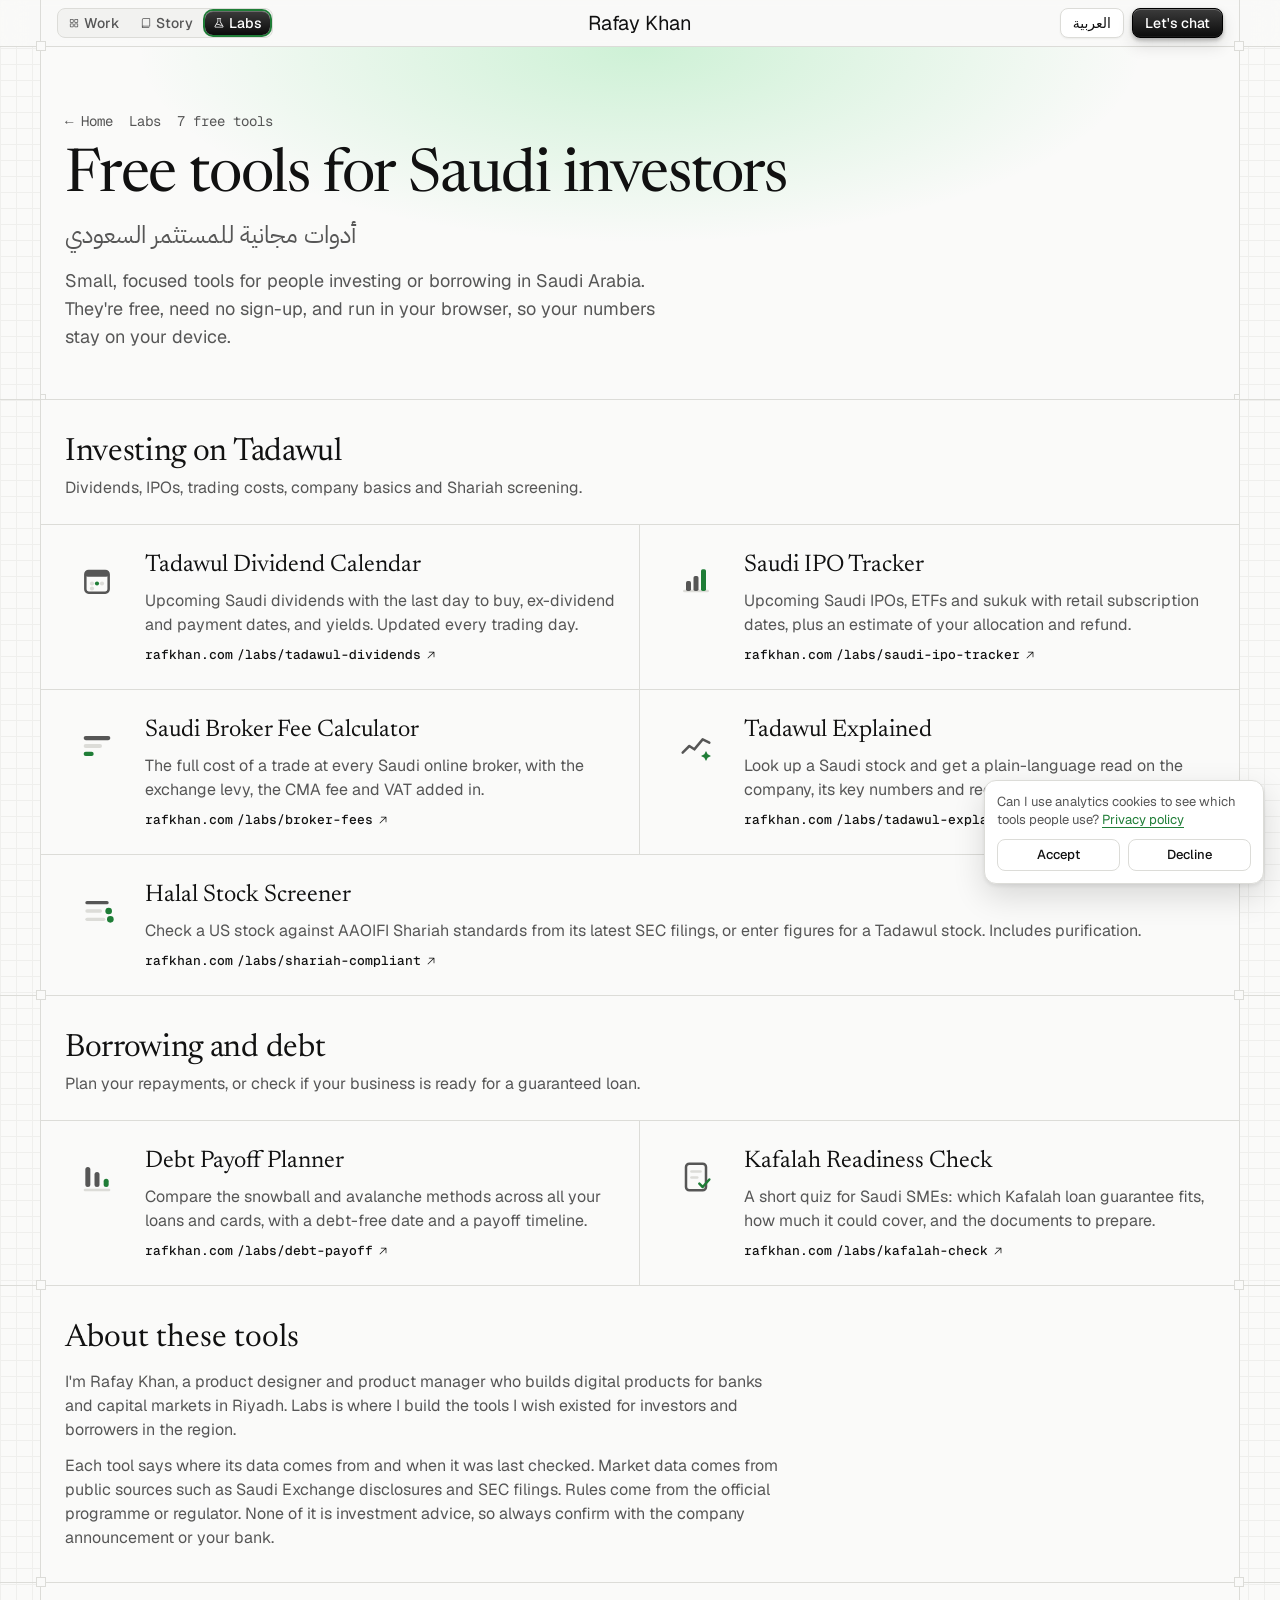
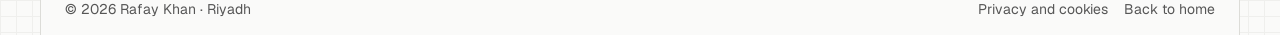
<file: labs/index.html>
<!doctype html>
<html lang="en">
<head>
<meta charset="utf-8">
<meta name="viewport" content="width=device-width, initial-scale=1, viewport-fit=cover">
<meta http-equiv="Content-Security-Policy" content="default-src 'self'; script-src 'self' 'unsafe-inline' https://www.googletagmanager.com; style-src 'self' 'unsafe-inline'; font-src 'self'; img-src 'self' data: https://*.google-analytics.com https://*.googletagmanager.com https://*.g.doubleclick.net https://*.google.com; connect-src 'self' https://*.google-analytics.com https://*.analytics.google.com https://*.googletagmanager.com https://*.g.doubleclick.net https://*.google.com; object-src 'none'; base-uri 'self'; form-action 'self'; upgrade-insecure-requests">
<meta name="referrer" content="strict-origin-when-cross-origin">
<link rel="icon" href="/favicon.ico" sizes="48x48">
<link rel="icon" href="/favicon.svg" type="image/svg+xml">
<link rel="apple-touch-icon" href="/apple-touch-icon.png">
<title>Free tools for Saudi investors and borrowers | Rafay Khan Labs</title>
<meta name="description" content="Free calculators and trackers for the Saudi market: dividend calendar, IPO tracker, broker fees, halal stock screener, debt payoff and Kafalah. In English and Arabic.">
<link rel="alternate" hreflang="en" href="https://rafkhan.com/labs/">
<link rel="alternate" hreflang="ar" href="https://rafkhan.com/labs/?lang=ar">
<link rel="alternate" hreflang="x-default" href="https://rafkhan.com/labs/">
<script>(function(){var ar=/[?&]lang=ar\b/.test(location.search);var l=document.createElement("link");l.rel="canonical";l.href="https://rafkhan.com/labs/"+(ar?"?lang=ar":"");document.head.appendChild(l);})();</script>
<meta property="og:type" content="website">
<meta property="og:site_name" content="Rafay Khan">
<meta property="og:title" content="Free tools for Saudi investors | أدوات مجانية للمستثمر السعودي">
<meta property="og:description" content="Dividend calendar, IPO tracker, broker fees, halal stock screener, debt payoff and Kafalah check. Free, private and in English and Arabic. | تقويم توزيعات الأرباح، والاكتتابات، وعمولات الوساطة، وفحص الأسهم الشرعية، وسداد الديون، وكفالة. مجانية وخاصة وبالعربية والإنجليزية.">
<meta property="og:url" content="https://rafkhan.com/labs/">
<meta property="og:image" content="https://rafkhan.com/og/labs.png">
<meta property="og:image:width" content="1200">
<meta property="og:image:height" content="630">
<meta property="og:image:alt" content="Labs: free tools for Saudi investors, by Rafay Khan">
<meta property="og:locale" content="en_US">
<meta property="og:locale:alternate" content="ar_SA">
<meta name="twitter:card" content="summary_large_image">
<script type="application/ld+json">
{"@context": "https://schema.org", "@graph": [{"@type": "CollectionPage", "name": "Free tools for Saudi investors", "alternateName": "أدوات مجانية للمستثمر السعودي", "url": "https://rafkhan.com/labs/", "description": "Free calculators and trackers for the Saudi market: dividend calendar, IPO tracker, broker fees, halal stock screener, debt payoff and Kafalah. In English and Arabic.", "inLanguage": ["en", "ar"], "isPartOf": {"@id": "https://rafkhan.com/#site"}, "author": {"@type": "Person", "name": "Rafay Khan", "url": "https://rafkhan.com/"}, "mainEntity": {"@type": "ItemList", "itemListElement": [{"@type": "ListItem", "position": 1, "url": "https://rafkhan.com/labs/tadawul-dividends/", "name": "Tadawul Dividend Calendar"}, {"@type": "ListItem", "position": 2, "url": "https://rafkhan.com/labs/saudi-ipo-tracker/", "name": "Saudi IPO Tracker"}, {"@type": "ListItem", "position": 3, "url": "https://rafkhan.com/labs/broker-fees/", "name": "Saudi Broker Fee Calculator"}, {"@type": "ListItem", "position": 4, "url": "https://rafkhan.com/labs/tadawul-explained/", "name": "Tadawul Explained"}, {"@type": "ListItem", "position": 5, "url": "https://rafkhan.com/labs/shariah-compliant/", "name": "Halal Stock Screener"}, {"@type": "ListItem", "position": 6, "url": "https://rafkhan.com/labs/debt-payoff/", "name": "Debt Payoff Planner"}, {"@type": "ListItem", "position": 7, "url": "https://rafkhan.com/labs/kafalah-check/", "name": "Kafalah Readiness Check"}]}}, {"@type": "BreadcrumbList", "itemListElement": [{"@type": "ListItem", "position": 1, "name": "Rafay Khan", "item": "https://rafkhan.com/"}, {"@type": "ListItem", "position": 2, "name": "Labs", "item": "https://rafkhan.com/labs/"}]}]}
</script>
<link rel="preload" href="/fonts/geist-latin.woff2" as="font" type="font/woff2" crossorigin>
<link rel="stylesheet" href="/fonts/fonts.css">
<style>
/* Fallback sized like Geist so text does not reflow when the web font arrives. */
@font-face { font-family: "Geist Fallback"; src: local("Arial"), local("Liberation Sans"), local("Helvetica"); size-adjust: 102.6%; }
/* Layout: same drafting board as rafkhan.com, built from the Rafay Portfolio design system. Grid paper ground, one framed 1200px column ruled into bands. Quiz in three steps, a verdict with four figures, then what stands out beside the documents to prepare. */
:root {
  --bg: #fafaf9; --paper-line: #efefed; --surface: #ffffff; --raised: #f2f2f0;
  --ink: #111111; --muted: #565656; --line: #dcdcd8;
  --accent: #1f7d37; --accent-soft: #e6f6ea; --go: #30d158; --go-ink: #0b2b14;
  --pay: #8a5a12; --pay-soft: #f1ece1; --weekend: #f2f2f0;
  --serif: "Newsreader", "Iowan Old Style", Georgia, serif;
  --font: "Geist", "Geist Fallback", ui-sans-serif, system-ui, "Segoe UI", sans-serif;
  --mono: "Geist Mono", ui-monospace, "SFMono-Regular", Menlo, monospace;
  --arabic: "IBM Plex Sans Arabic", "Geist", system-ui, sans-serif;
  --ease: cubic-bezier(0.22, 1, 0.36, 1);
  --frame: 1200px;
}
@media (prefers-color-scheme: dark) {
  :root:not([data-theme="light"]) {
    --bg: #131313; --paper-line: #1c1c1c; --surface: #1f1f1f; --raised: #272727; --ink: #f4f4f4; --muted: #a3a3a3; --line: #313131;
    --accent: #30d158; --accent-soft: #1d2a20; --pay: #e0ae55; --pay-soft: #24211b; --weekend: #181818; color-scheme: dark;
  }
}
:root[data-theme="dark"] {
  --bg: #131313; --paper-line: #1c1c1c; --surface: #1f1f1f; --raised: #272727; --ink: #f4f4f4; --muted: #a3a3a3; --line: #313131;
  --accent: #30d158; --accent-soft: #1d2a20; --pay: #e0ae55; --pay-soft: #24211b; --weekend: #181818; color-scheme: dark;
}
* { box-sizing: border-box; }
[hidden] { display: none !important; }
body { margin: 0; background-color: var(--bg); background-image: linear-gradient(var(--paper-line) 1px, transparent 1px), linear-gradient(90deg, var(--paper-line) 1px, transparent 1px); background-size: 16px 16px;
  color: var(--ink); font: 400 16px/24px var(--font); -webkit-font-smoothing: antialiased; }
body::before { content: ""; position: fixed; inset: 0 0 auto; height: env(safe-area-inset-top, 0px); z-index: 30; background: var(--bg); }
[dir="rtl"] body { font-family: var(--arabic); }
h1, h2, h3 { text-wrap: balance; }
a { color: var(--accent); text-underline-offset: 4px; }
:focus-visible { outline: 2px solid var(--accent); outline-offset: 2px; border-radius: 8px; }
.ico { width: 16px; height: 16px; flex: none; }
.num { font-family: var(--mono); font-variant-numeric: tabular-nums; }

/* framed column, ruled bands, corner ticks */
.band { border-bottom: 1px solid var(--line); }
.col { max-width: var(--frame); margin: 0 auto; border-left: 1px solid var(--line); border-right: 1px solid var(--line); position: relative; background-color: var(--bg); }
.band > .col::before, .band > .col::after { content: ""; position: absolute; bottom: -5px; width: 8px; height: 8px; border: 1px solid var(--line); background: var(--bg); z-index: 2; }
.band > .col::before { left: -5px; } .band > .col::after { right: -5px; }
.pad { padding: 24px; }
@media (max-width: 1232px) { .col { margin: 0 16px; } }
@media (max-width: 480px) { .col { margin: 0 8px; } .pad { padding: 16px; } }

/* glossy controls */
.gloss { display: inline-flex; align-items: center; gap: 8px; padding: 4px 12px; border-radius: 8px; font: 500 14px/20px var(--font); color: #ffffff; text-decoration: none; cursor: pointer;
  background: linear-gradient(#3b3b3b, #0b0b0b); border: 1px solid #000000;
  box-shadow: inset 0 1px 0 rgba(255,255,255,0.28), inset 0 -1px 0 rgba(255,255,255,0.06), 0 2px 4px rgba(0,0,0,0.28), 0 8px 16px rgba(0,0,0,0.12);
  transition: transform 300ms var(--ease), box-shadow 300ms var(--ease); }
.gloss:hover { transform: translateY(-2px); }
.chipbtn { display: inline-flex; align-items: center; gap: 8px; padding: 4px 12px; border-radius: 8px; border: 1px solid var(--line); background: var(--surface); color: var(--ink); text-decoration: none; font: 500 14px/20px var(--font); cursor: pointer;
  box-shadow: 0 1px 2px rgba(0,0,0,0.06); transition: transform 300ms var(--ease), border-color 300ms var(--ease); }
.chipbtn:hover { transform: translateY(-2px); border-color: var(--muted); }
[dir="rtl"] .chipbtn, [dir="rtl"] .gloss { font-family: var(--arabic); }

/* top bar, same as the home page */
.bar { position: sticky; top: env(safe-area-inset-top, 0px); z-index: 20; background: color-mix(in srgb, var(--bg) 86%, transparent); backdrop-filter: blur(12px); -webkit-backdrop-filter: blur(12px); }
.bar .col { display: grid; grid-template-columns: 1fr auto 1fr; align-items: center; gap: 16px; padding: 8px 16px; background: transparent; }
.seg { display: inline-flex; gap: 4px; padding: 2px; border-radius: 8px; border: 1px solid var(--line); background: var(--raised); justify-self: start; }
.seg a, .seg button { display: inline-flex; align-items: center; gap: 4px; padding: 2px 8px; border-radius: 8px; border: 0; background: transparent; font: 500 14px/20px var(--font); color: var(--muted); text-decoration: none; cursor: pointer; transition: color 300ms var(--ease); }
[dir="rtl"] .seg a, [dir="rtl"] .seg button { font-family: var(--arabic); }
.seg a:hover, .seg button:hover { color: var(--ink); }
.seg a[aria-current="true"], .seg button[aria-pressed="true"] { color: #ffffff; background: linear-gradient(#3b3b3b, #0b0b0b); box-shadow: 0 0 0 2px var(--accent), inset 0 1px 0 rgba(255,255,255,0.25); }
.seg .ico { width: 12px; height: 12px; }
.brand { font: 400 20px/28px var(--font); color: var(--ink); text-decoration: none; letter-spacing: -0.01em; white-space: nowrap; }
.right { justify-self: end; display: flex; gap: 8px; align-items: center; }
@media (max-width: 480px) { .seg .ico { display: none; } .seg a { padding: 2px 6px; } .bar .brand { display: none; } .bar .col { grid-template-columns: 1fr auto; } }
@media (max-width: 560px) { .brand { font-size: 16px; line-height: 24px; } .bar .col { gap: 8px; padding: 8px; } .right .gloss { display: none; } }

/* hero */
.hero .col { padding: 64px 24px 48px; display: grid; gap: 16px; overflow: hidden; }
.hero .col > .glow { position: absolute; inset: 0 0 auto 0; height: 280px; pointer-events: none; background: radial-gradient(ellipse 60% 100% at 50% 0%, rgba(48, 209, 88, 0.22), transparent 70%); }
.eyebrow { display: flex; flex-wrap: wrap; align-items: center; gap: 8px 16px; font: 400 14px/20px var(--mono); color: var(--muted); position: relative; }
[dir="rtl"] .eyebrow { font-family: var(--arabic); }
.back { color: var(--muted); text-decoration: none; } .back:hover { color: var(--ink); }
.badge { font: 500 12px/16px var(--font); padding: 2px 8px; border-radius: 9999px; background: var(--pay-soft); color: var(--pay); }
h1 { margin: 0; font: 400 60px/1 var(--serif); letter-spacing: -0.02em; position: relative; }
h1 .sub { display: block; margin-top: 12px; font: 400 24px/32px var(--arabic); letter-spacing: 0; color: var(--muted); }
[dir="rtl"] h1 { font: 500 52px/1.2 var(--arabic); letter-spacing: 0; }
[dir="rtl"] h1 .sub { font: 400 24px/32px var(--serif); }
.lede { margin: 0; max-width: 600px; color: var(--muted); font-size: 18px; line-height: 28px; position: relative; }
@media (max-width: 860px) { .hero .col { padding: 48px 16px 32px; } h1 { font-size: 44px; } [dir="rtl"] h1 { font-size: 38px; } }


/* tool groups, cards as on the home page */
.group .col { display: grid; }
.ghead { padding: 32px 24px 24px; display: grid; gap: 4px; }
.ghead h2 { margin: 0; font: 400 32px/40px var(--serif); letter-spacing: -0.01em; }
[dir="rtl"] .ghead h2 { font: 500 28px/40px var(--arabic); }
.ghead p { margin: 0; color: var(--muted); }
.labs { display: grid; grid-template-columns: repeat(2, minmax(0, 1fr)); border-top: 1px solid var(--line); }
.lab { display: flex; gap: 16px; padding: 24px; color: inherit; text-decoration: none; border-bottom: 1px solid var(--line); transition: background-color 300ms var(--ease); }
.lab:nth-child(odd) { border-inline-end: 1px solid var(--line); }
.lab:last-child:nth-child(odd) { grid-column: 1 / -1; border-right: 0; }
.labs > :nth-last-child(-n+2):not(:last-child:nth-child(odd)):nth-child(odd), .labs > :last-child { border-bottom: 0; }
a.lab:hover { background-color: var(--raised); }
a.lab:hover .go .ico { transform: translate(2px, -2px); }
.li { flex: none; width: 64px; height: 64px; border-radius: 16px; display: grid; place-items: center; }
.li svg { width: 40px; height: 40px; }
.li.ta { background: var(--tint-a); } .li.tb { background: var(--tint-b); } .li.tc { background: var(--tint-c); } .li.td { background: var(--tint-d); }
.lt { display: grid; gap: 8px; align-content: start; min-width: 0; }
.lh { display: flex; flex-wrap: wrap; align-items: center; gap: 8px; }
.lab h3 { margin: 0; font: 400 24px/32px var(--serif); }
.lab p { margin: 0; color: var(--muted); }
.st { font: 500 12px/16px var(--font); padding: 2px 8px; border-radius: 9999px; border: 1px solid var(--line); color: var(--muted); }
.st.live { border-color: transparent; background: var(--accent-soft); color: var(--accent); }
.go { display: inline-flex; align-items: center; gap: 4px; font: 500 14px/20px var(--font); color: var(--ink); }
.go .ico { width: 12px; height: 12px; transition: transform 300ms var(--ease); }
@media (max-width: 760px) { .labs { grid-template-columns: minmax(0, 1fr); } .lab, .lab:nth-child(odd) { border-inline-end: 0; border-bottom: 1px solid var(--line); } .labs > :last-child { border-bottom: 0; } .lab { padding: 16px; } .li { width: 48px; height: 48px; border-radius: 12px; } .li svg { width: 32px; height: 32px; } }
.go { font-family: var(--mono); font-size: 13px; }
[dir="rtl"] .lab h3 { font: 500 22px/32px var(--arabic); }
[dir="rtl"] .go .ico { transform: scaleX(-1); }
.about .col { padding: 32px 24px; display: grid; gap: 12px; max-width: var(--frame); }
.about h2 { margin: 0; font: 400 32px/40px var(--serif); }
[dir="rtl"] .about h2 { font: 500 28px/40px var(--arabic); }
.about p { margin: 0; max-width: 720px; color: var(--muted); }
@media (max-width: 480px) { .go .dom { display: none; } }
@media (max-width: 480px) { .ghead, .about .col { padding-left: 16px; padding-right: 16px; } }
.fine .col { display: flex; flex-wrap: wrap; justify-content: space-between; gap: 16px; padding: 16px 24px; color: var(--muted); font-size: 14px; line-height: 20px; }
.fine a { color: var(--muted); text-decoration: none; } .fine a:hover { color: var(--ink); }
@media (prefers-reduced-motion: reduce) { * { transition: none !important; } }
</style>
<script src="/analytics.js" defer></script>
</head>
<body>
<header class="bar band">
  <div class="col">
    <nav class="seg" aria-label="Main"><a href="/#work"><svg class="ico" viewBox="0 0 256 256" fill="currentColor" aria-hidden="true"><path d="M104,40H56A16,16,0,0,0,40,56v48a16,16,0,0,0,16,16h48a16,16,0,0,0,16-16V56A16,16,0,0,0,104,40Zm0,64H56V56h48Zm96-64H152a16,16,0,0,0-16,16v48a16,16,0,0,0,16,16h48a16,16,0,0,0,16-16V56A16,16,0,0,0,200,40Zm0,64H152V56h48Zm-96,32H56a16,16,0,0,0-16,16v48a16,16,0,0,0,16,16h48a16,16,0,0,0,16-16V152A16,16,0,0,0,104,136Zm0,64H56V152h48Zm96-64H152a16,16,0,0,0-16,16v48a16,16,0,0,0,16,16h48a16,16,0,0,0,16-16V152A16,16,0,0,0,200,136Zm0,64H152V152h48Z"/></svg><span data-i="nWork">Work</span></a><a href="/#story"><svg class="ico" viewBox="0 0 256 256" fill="currentColor" aria-hidden="true"><path d="M208,24H72A32,32,0,0,0,40,56V224a8,8,0,0,0,8,8H192a8,8,0,0,0,0-16H56a16,16,0,0,1,16-16H208a8,8,0,0,0,8-8V32A8,8,0,0,0,208,24Zm-8,160H72a31.82,31.82,0,0,0-16,4.29V56A16,16,0,0,1,72,40H200Z"/></svg><span data-i="nStory">Story</span></a><a href="/labs/" aria-current="true"><svg class="ico" viewBox="0 0 256 256" fill="currentColor" aria-hidden="true"><path d="M221.69,199.77,160,96.92V40h8a8,8,0,0,0,0-16H88a8,8,0,0,0,0,16h8V96.92L34.31,199.77A16,16,0,0,0,48,224H208a16,16,0,0,0,13.72-24.23ZM110.86,103.25A7.93,7.93,0,0,0,112,99.14V40h32V99.14a7.93,7.93,0,0,0,1.14,4.11L183.36,167c-12,2.37-29.07,1.37-51.75-10.11-15.91-8.05-31.05-12.32-45.22-12.81ZM48,208l28.54-47.58c14.25-1.74,30.31,1.85,47.82,10.72,19,9.61,35,12.88,48,12.88a69.89,69.89,0,0,0,19.55-2.7L208,208Z"/></svg><span data-i="nLabs">Labs</span></a></nav>
    <a class="brand" href="/">Rafay Khan</a>
    <div class="right"><button class="chipbtn" id="langBtn" type="button" lang="ar">العربية</button><a class="gloss" href="https://www.linkedin.com/in/rafekhan" target="_blank" rel="noopener" data-i="chat">Let's chat</a></div>
  </div>
</header>
<main id="main">
  <section class="hero band">
    <div class="col">
      <div class="glow" aria-hidden="true"></div>
      <div class="eyebrow"><a class="back" href="/" data-i="back">← Home</a><span data-i="kicker">Labs</span><span data-i="count">7 free tools</span></div>
      <h1><span data-i="title">Free tools for Saudi investors</span> <span class="sub" id="titleSub" lang="ar">أدوات مجانية للمستثمر السعودي</span></h1>
      <p class="lede" data-i="lede">Small, focused tools for people investing or borrowing in Saudi Arabia. They're free, need no sign-up, and run in your browser, so your numbers stay on your device.</p>
    </div>
  </section>

  <section class="band group" aria-labelledby="hInv">
    <div class="col">
      <div class="ghead"><h2 id="hInv" data-i="hInv">Investing on Tadawul</h2><p data-i="pInv">Dividends, IPOs, trading costs, company basics and Shariah screening.</p></div>
      <div class="labs">
        <a class="lab" href="/labs/tadawul-dividends/" data-bi="1"><div class="li td" aria-hidden="true"><svg viewBox="0 0 48 48"><rect x="10" y="12" width="28" height="26" rx="4" fill="none" stroke="var(--muted)" stroke-width="3"/><rect x="10" y="12" width="28" height="7" rx="3" fill="var(--muted)"/><circle cx="18" cy="27" r="2.5" fill="var(--line)"/><circle cx="24" cy="27" r="2.5" fill="var(--accent)"/><circle cx="30" cy="27" r="2.5" fill="var(--line)"/><circle cx="18" cy="33" r="2.5" fill="var(--line)"/></svg></div><div class="lt"><div class="lh"><h3 data-i="n_tadawul-dividends">Tadawul Dividend Calendar</h3></div><p data-i="d_tadawul-dividends">Upcoming Saudi dividends with the last day to buy, ex-dividend and payment dates, and yields. Updated every trading day.</p><span class="go" dir="ltr"><span class="dom">rafkhan.com</span>/labs/tadawul-dividends <svg class="ico" viewBox="0 0 256 256" fill="currentColor" aria-hidden="true"><path d="M200,64V168a8,8,0,0,1-16,0V83.31L69.66,197.66a8,8,0,0,1-11.32-11.32L172.69,72H88a8,8,0,0,1,0-16H192A8,8,0,0,1,200,64Z"/></svg></span></div></a>
        <a class="lab" href="/labs/saudi-ipo-tracker/" data-bi="1"><div class="li tb" aria-hidden="true"><svg viewBox="0 0 48 48"><path d="M10 36 H38" stroke="var(--line)" stroke-width="3" stroke-linecap="round"/><rect x="12" y="24" width="6" height="12" rx="2" fill="var(--muted)"/><rect x="21" y="18" width="6" height="18" rx="2" fill="var(--muted)"/><rect x="30" y="10" width="6" height="26" rx="2" fill="var(--accent)"/></svg></div><div class="lt"><div class="lh"><h3 data-i="n_saudi-ipo-tracker">Saudi IPO Tracker</h3></div><p data-i="d_saudi-ipo-tracker">Upcoming Saudi IPOs, ETFs and sukuk with retail subscription dates, plus an estimate of your allocation and refund.</p><span class="go" dir="ltr"><span class="dom">rafkhan.com</span>/labs/saudi-ipo-tracker <svg class="ico" viewBox="0 0 256 256" fill="currentColor" aria-hidden="true"><path d="M200,64V168a8,8,0,0,1-16,0V83.31L69.66,197.66a8,8,0,0,1-11.32-11.32L172.69,72H88a8,8,0,0,1,0-16H192A8,8,0,0,1,200,64Z"/></svg></span></div></a>
        <a class="lab" href="/labs/broker-fees/" data-bi="1"><div class="li tc" aria-hidden="true"><svg viewBox="0 0 48 48"><rect x="8" y="12" width="32" height="5" rx="2.5" fill="var(--muted)"/><rect x="8" y="21.5" width="22" height="5" rx="2.5" fill="var(--line)"/><rect x="8" y="31" width="12" height="5" rx="2.5" fill="var(--accent)"/></svg></div><div class="lt"><div class="lh"><h3 data-i="n_broker-fees">Saudi Broker Fee Calculator</h3></div><p data-i="d_broker-fees">The full cost of a trade at every Saudi online broker, with the exchange levy, the CMA fee and VAT added in.</p><span class="go" dir="ltr"><span class="dom">rafkhan.com</span>/labs/broker-fees <svg class="ico" viewBox="0 0 256 256" fill="currentColor" aria-hidden="true"><path d="M200,64V168a8,8,0,0,1-16,0V83.31L69.66,197.66a8,8,0,0,1-11.32-11.32L172.69,72H88a8,8,0,0,1,0-16H192A8,8,0,0,1,200,64Z"/></svg></span></div></a>
        <a class="lab" href="/labs/tadawul-explained/" data-bi="1"><div class="li ta" aria-hidden="true"><svg viewBox="0 0 48 48"><path d="M8 32 L16 24 L22 28 L32 16 L40 20" fill="none" stroke="var(--muted)" stroke-width="3" stroke-linecap="round" stroke-linejoin="round"/><path d="M36 30 l2 4 4 2 -4 2 -2 4 -2 -4 -4 -2 4 -2z" fill="var(--accent)"/></svg></div><div class="lt"><div class="lh"><h3 data-i="n_tadawul-explained">Tadawul Explained</h3></div><p data-i="d_tadawul-explained">Look up a Saudi stock and get a plain-language read on the company, its key numbers and recent announcements.</p><span class="go" dir="ltr"><span class="dom">rafkhan.com</span>/labs/tadawul-explained <svg class="ico" viewBox="0 0 256 256" fill="currentColor" aria-hidden="true"><path d="M200,64V168a8,8,0,0,1-16,0V83.31L69.66,197.66a8,8,0,0,1-11.32-11.32L172.69,72H88a8,8,0,0,1,0-16H192A8,8,0,0,1,200,64Z"/></svg></span></div></a>
        <a class="lab" href="/labs/shariah-compliant/" data-bi="0"><div class="li ta" aria-hidden="true"><svg viewBox="0 0 48 48"><rect x="10" y="12" width="28" height="4" rx="2" fill="var(--muted)"/><rect x="10" y="22" width="20" height="4" rx="2" fill="var(--line)"/><rect x="10" y="32" width="24" height="4" rx="2" fill="var(--line)"/><circle cx="38" cy="24" r="4" fill="var(--accent)"/><circle cx="40" cy="34" r="4" fill="var(--accent)"/></svg></div><div class="lt"><div class="lh"><h3 data-i="n_shariah-compliant">Halal Stock Screener</h3><span class="st" data-i="enOnly" hidden>بالإنجليزية</span></div><p data-i="d_shariah-compliant">Check a US stock against AAOIFI Shariah standards from its latest SEC filings, or enter figures for a Tadawul stock. Includes purification.</p><span class="go" dir="ltr"><span class="dom">rafkhan.com</span>/labs/shariah-compliant <svg class="ico" viewBox="0 0 256 256" fill="currentColor" aria-hidden="true"><path d="M200,64V168a8,8,0,0,1-16,0V83.31L69.66,197.66a8,8,0,0,1-11.32-11.32L172.69,72H88a8,8,0,0,1,0-16H192A8,8,0,0,1,200,64Z"/></svg></span></div></a>
      </div>
    </div>
  </section>

  <section class="band group" aria-labelledby="hBor">
    <div class="col">
      <div class="ghead"><h2 id="hBor" data-i="hBor">Borrowing and debt</h2><p data-i="pBor">Plan your repayments, or check if your business is ready for a guaranteed loan.</p></div>
      <div class="labs">
        <a class="lab" href="/labs/debt-payoff/" data-bi="0"><div class="li tb" aria-hidden="true"><svg viewBox="0 0 48 48"><rect x="10" y="12" width="6" height="24" rx="3" fill="var(--muted)"/><rect x="21" y="18" width="6" height="18" rx="3" fill="var(--muted)"/><rect x="32" y="26" width="6" height="10" rx="3" fill="var(--accent)"/><rect x="8" y="38" width="32" height="3" rx="1.5" fill="var(--line)"/></svg></div><div class="lt"><div class="lh"><h3 data-i="n_debt-payoff">Debt Payoff Planner</h3><span class="st" data-i="enOnly" hidden>بالإنجليزية</span></div><p data-i="d_debt-payoff">Compare the snowball and avalanche methods across all your loans and cards, with a debt-free date and a payoff timeline.</p><span class="go" dir="ltr"><span class="dom">rafkhan.com</span>/labs/debt-payoff <svg class="ico" viewBox="0 0 256 256" fill="currentColor" aria-hidden="true"><path d="M200,64V168a8,8,0,0,1-16,0V83.31L69.66,197.66a8,8,0,0,1-11.32-11.32L172.69,72H88a8,8,0,0,1,0-16H192A8,8,0,0,1,200,64Z"/></svg></span></div></a>
        <a class="lab" href="/labs/kafalah-check/" data-bi="1"><div class="li td" aria-hidden="true"><svg viewBox="0 0 48 48"><rect x="12" y="8" width="24" height="32" rx="4" fill="none" stroke="var(--muted)" stroke-width="3"/><rect x="17" y="16" width="14" height="3" rx="1.5" fill="var(--line)"/><rect x="17" y="23" width="10" height="3" rx="1.5" fill="var(--line)"/><path d="M28 32 l4 4 8 -9" fill="none" stroke="var(--accent)" stroke-width="3" stroke-linecap="round" stroke-linejoin="round"/></svg></div><div class="lt"><div class="lh"><h3 data-i="n_kafalah-check">Kafalah Readiness Check</h3></div><p data-i="d_kafalah-check">A short quiz for Saudi SMEs: which Kafalah loan guarantee fits, how much it could cover, and the documents to prepare.</p><span class="go" dir="ltr"><span class="dom">rafkhan.com</span>/labs/kafalah-check <svg class="ico" viewBox="0 0 256 256" fill="currentColor" aria-hidden="true"><path d="M200,64V168a8,8,0,0,1-16,0V83.31L69.66,197.66a8,8,0,0,1-11.32-11.32L172.69,72H88a8,8,0,0,1,0-16H192A8,8,0,0,1,200,64Z"/></svg></span></div></a>
      </div>
    </div>
  </section>

  <section class="band about" aria-labelledby="hAbout">
    <div class="col">
      <h2 id="hAbout" data-i="hAbout">About these tools</h2>
      <p data-i="pAbout1">I'm Rafay Khan, a product designer and product manager who builds digital products for banks and capital markets in Riyadh. Labs is where I build the tools I wish existed for investors and borrowers in the region.</p>
      <p data-i="pAbout2">Each tool says where its data comes from and when it was last checked. Market data comes from public sources such as Saudi Exchange disclosures and SEC filings. Rules come from the official programme or regulator. None of it is investment advice, so always confirm with the company announcement or your bank.</p>
    </div>
  </section>
</main>
<footer class="fine"><div class="col"><span>© <span id="year">2026</span> <span data-i="footName">Rafay Khan · Riyadh</span></span><a href="/" data-i="footBack">Back to home</a></div></footer>
<script>
(function () {
  const STR = { en: {"docTitle": "Free tools for Saudi investors and borrowers | Rafay Khan Labs", "docDesc": "Free calculators and trackers for the Saudi market: dividend calendar, IPO tracker, broker fees, halal stock screener, debt payoff and Kafalah. In English and Arabic.", "nWork": "Work", "nStory": "Story", "nLabs": "Labs", "chat": "Let's chat", "langBtn": "العربية", "footName": "Rafay Khan · Riyadh", "footBack": "Back to home", "back": "← Home", "kicker": "Labs", "count": "7 free tools", "title": "Free tools for Saudi investors", "titleSub": "أدوات مجانية للمستثمر السعودي", "lede": "Small, focused tools for people investing or borrowing in Saudi Arabia. They're free, need no sign-up, and run in your browser, so your numbers stay on your device.", "hInv": "Investing on Tadawul", "pInv": "Dividends, IPOs, trading costs, company basics and Shariah screening.", "hBor": "Borrowing and debt", "pBor": "Plan your repayments, or check if your business is ready for a guaranteed loan.", "hAbout": "About these tools", "pAbout1": "I'm Rafay Khan, a product designer and product manager who builds digital products for banks and capital markets in Riyadh. Labs is where I build the tools I wish existed for investors and borrowers in the region.", "pAbout2": "Each tool says where its data comes from and when it was last checked. Market data comes from public sources such as Saudi Exchange disclosures and SEC filings. Rules come from the official programme or regulator. None of it is investment advice, so always confirm with the company announcement or your bank.", "enOnly": "", "n_tadawul-dividends": "Tadawul Dividend Calendar", "d_tadawul-dividends": "Upcoming Saudi dividends with the last day to buy, ex-dividend and payment dates, and yields. Updated every trading day.", "n_saudi-ipo-tracker": "Saudi IPO Tracker", "d_saudi-ipo-tracker": "Upcoming Saudi IPOs, ETFs and sukuk with retail subscription dates, plus an estimate of your allocation and refund.", "n_broker-fees": "Saudi Broker Fee Calculator", "d_broker-fees": "The full cost of a trade at every Saudi online broker, with the exchange levy, the CMA fee and VAT added in.", "n_tadawul-explained": "Tadawul Explained", "d_tadawul-explained": "Look up a Saudi stock and get a plain-language read on the company, its key numbers and recent announcements.", "n_shariah-compliant": "Halal Stock Screener", "d_shariah-compliant": "Check a US stock against AAOIFI Shariah standards from its latest SEC filings, or enter figures for a Tadawul stock. Includes purification.", "n_debt-payoff": "Debt Payoff Planner", "d_debt-payoff": "Compare the snowball and avalanche methods across all your loans and cards, with a debt-free date and a payoff timeline.", "n_kafalah-check": "Kafalah Readiness Check", "d_kafalah-check": "A short quiz for Saudi SMEs: which Kafalah loan guarantee fits, how much it could cover, and the documents to prepare."}, ar: {"docTitle": "أدوات مجانية للمستثمر والمقترض في السعودية | رافع خان", "docDesc": "حاسبات ومتتبعات مجانية للسوق السعودية: تقويم توزيعات الأرباح، الاكتتابات، عمولات الوساطة، فحص الأسهم الشرعية، سداد الديون وكفالة. بالعربية والإنجليزية.", "nWork": "الأعمال", "nStory": "القصة", "nLabs": "المختبر", "chat": "تواصل معي", "langBtn": "English", "footName": "رافع خان · الرياض", "footBack": "العودة إلى الرئيسية", "back": "→ الرئيسية", "kicker": "المختبر", "count": "7 أدوات مجانية", "title": "أدوات مجانية للمستثمر السعودي", "titleSub": "Free tools for Saudi investors", "lede": "أدوات صغيرة ومركّزة لمن يستثمر أو يقترض في السعودية. مجانية، ولا تحتاج إلى تسجيل، وتعمل في متصفحك، فتبقى أرقامك على جهازك.", "hInv": "الاستثمار في تداول", "pInv": "توزيعات الأرباح، والاكتتابات، وتكاليف التداول، وأساسيات الشركات، والفحص الشرعي.", "hBor": "الاقتراض والديون", "pBor": "خطّط لسداد ديونك، أو تحقق من جاهزية منشأتك لتمويل مضمون.", "hAbout": "عن هذه الأدوات", "pAbout1": "أنا رافع خان، مصمم منتجات ومدير منتجات أبني منتجات رقمية للبنوك وأسواق المال في الرياض. المختبر هو المكان الذي أبني فيه الأدوات التي تمنيت وجودها للمستثمرين والمقترضين في المنطقة.", "pAbout2": "تذكر كل أداة مصدر بياناتها وتاريخ آخر تحقق منها. تأتي بيانات السوق من مصادر عامة مثل إفصاحات السوق المالية السعودية وقوائم هيئة الأوراق المالية الأمريكية، وتأتي القواعد من البرنامج أو الجهة التنظيمية الرسمية. لا شيء منها نصيحة استثمارية، فتحقق دائمًا من إعلان الشركة أو من بنكك.", "enOnly": "بالإنجليزية", "n_tadawul-dividends": "تقويم توزيعات الأرباح في تداول", "d_tadawul-dividends": "توزيعات الأرباح القادمة للشركات السعودية مع آخر يوم للشراء وتواريخ الأحقية والصرف والعائد. تُحدَّث كل يوم تداول.", "n_saudi-ipo-tracker": "متتبع الاكتتابات في السوق السعودي", "d_saudi-ipo-tracker": "الاكتتابات القادمة في السوق السعودي مع مواعيد اكتتاب الأفراد، وتقدير لعدد الأسهم المخصصة والمبلغ المسترد.", "n_broker-fees": "حاسبة عمولات الوساطة في السوق السعودية", "d_broker-fees": "التكلفة الكاملة لصفقة لدى كل وسيط إلكتروني في السعودية، شاملة رسوم السوق وهيئة السوق المالية وضريبة القيمة المضافة.", "n_tadawul-explained": "تداول بوضوح", "d_tadawul-explained": "ابحث عن سهم سعودي واحصل على شرح مبسّط للشركة وأهم أرقامها وآخر إعلاناتها.", "n_shariah-compliant": "فاحص الأسهم الشرعية", "d_shariah-compliant": "افحص توافق سهم أمريكي مع معايير أيوفي الشرعية من آخر قوائمه المالية، أو أدخل أرقام سهم في تداول. يشمل حاسبة التطهير.", "n_debt-payoff": "مخطط سداد الديون", "d_debt-payoff": "قارن بين طريقتين لسداد قروضك وبطاقاتك: كرة الثلج تسدد أصغر دين أولًا لتنهي ديونًا كاملة بسرعة، والانهيار الجليدي يسدد الدين الأعلى نسبةً أولًا ليوفر أكبر قدر من التكلفة. مع تاريخ التحرر من الدين وجدول زمني للسداد.", "n_kafalah-check": "فحص الجاهزية لبرنامج كفالة", "d_kafalah-check": "اختبار قصير للمنشآت الصغيرة والمتوسطة: أي ضمان من كفالة يناسبك، وكم قد يغطي، وما المستندات المطلوبة."} };
  const store = { get(k) { try { return localStorage.getItem(k); } catch (e) { return null; } }, set(k, v) { try { localStorage.setItem(k, v); } catch (e) {} } };
  let lang = store.get("labs-lang") || ((navigator.language || "").toLowerCase().startsWith("ar") ? "ar" : "en");
  if (/[?&]lang=ar\b/.test(location.search)) lang = "ar";
  if (/[?&]lang=en\b/.test(location.search)) lang = "en";
  const $ = (id) => document.getElementById(id);
  function applyLang() {
    const t = STR[lang], root = document.documentElement;
    root.lang = lang; root.dir = lang === "ar" ? "rtl" : "ltr";
    document.title = t.docTitle;
    const md = document.querySelector('meta[name="description"]'); if (md) md.content = t.docDesc;
    document.querySelectorAll("[data-i]").forEach((el) => { const v = t[el.dataset.i]; if (typeof v === "string") el.textContent = v; });
    $("titleSub").textContent = t.titleSub; $("titleSub").lang = lang === "ar" ? "en" : "ar";
    $("langBtn").textContent = t.langBtn; $("langBtn").lang = lang === "ar" ? "en" : "ar";
    // Bilingual tools open in the same language; English-only ones get a tag in Arabic.
    document.querySelectorAll("a.lab").forEach((a) => {
      const base = a.getAttribute("href").split("?")[0];
      a.setAttribute("href", lang === "ar" && a.dataset.bi === "1" ? base + "?lang=ar" : base);
      const tag = a.querySelector('[data-i="enOnly"]'); if (tag) tag.hidden = lang !== "ar";
    });
  }
  $("langBtn").addEventListener("click", () => {
    lang = lang === "ar" ? "en" : "ar"; store.set("labs-lang", lang);
    try { const u = new URL(location.href); u.searchParams.set("lang", lang); history.replaceState(null, "", u); } catch (e) {}
    applyLang();
  });
  $("year").textContent = new Date().getFullYear();
  applyLang();
})();
</script>
</body>
</html>
</file>
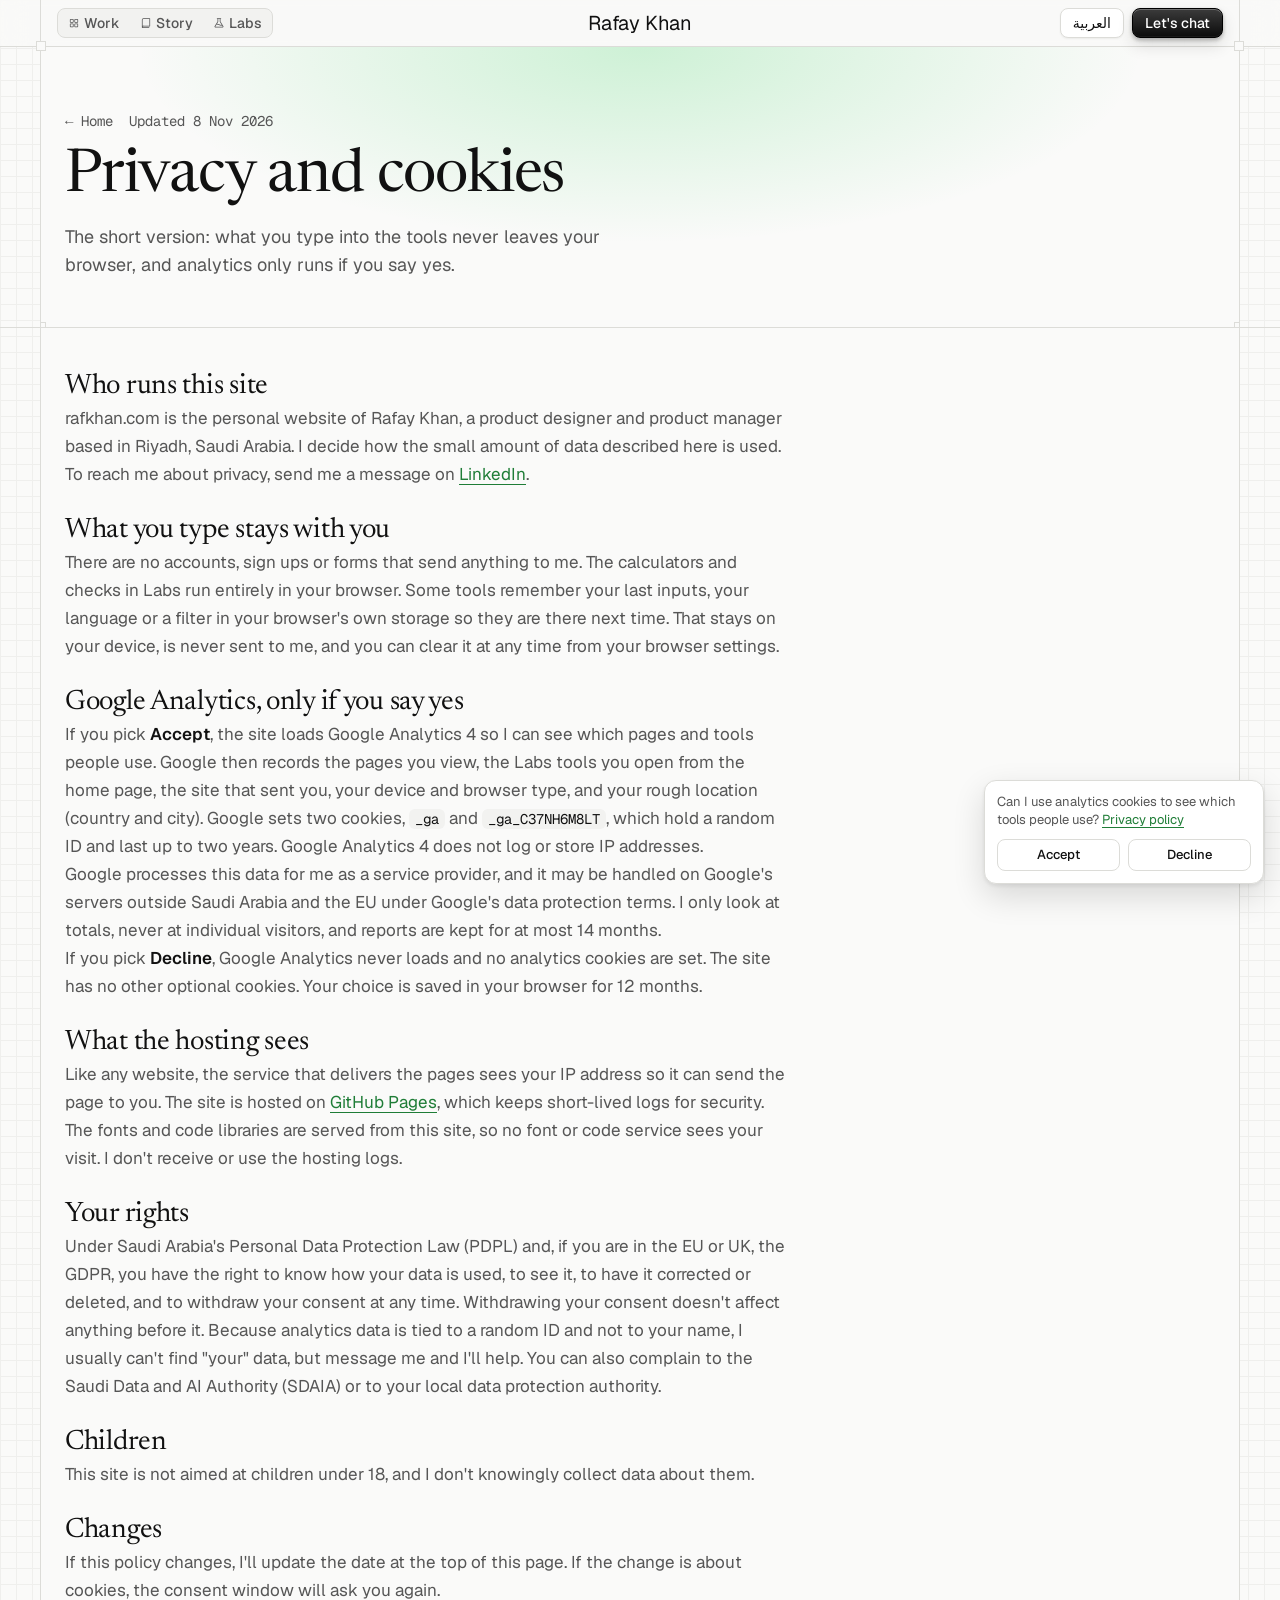
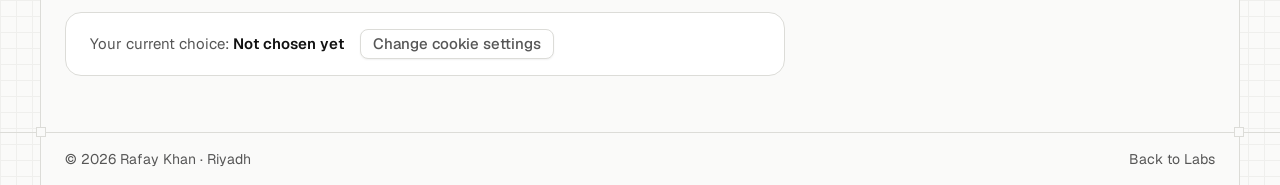
<file: privacy/index.html>
<!doctype html>
<html lang="en">
<head>
<meta charset="utf-8">
<meta name="viewport" content="width=device-width, initial-scale=1, viewport-fit=cover">
<meta http-equiv="Content-Security-Policy" content="default-src 'self'; script-src 'self' 'unsafe-inline' https://www.googletagmanager.com; style-src 'self' 'unsafe-inline'; font-src 'self'; img-src 'self' data: https://*.google-analytics.com https://*.googletagmanager.com https://*.g.doubleclick.net https://*.google.com; connect-src 'self' https://*.google-analytics.com https://*.analytics.google.com https://*.googletagmanager.com https://*.g.doubleclick.net https://*.google.com; object-src 'none'; base-uri 'self'; form-action 'self'; upgrade-insecure-requests">
<meta name="referrer" content="strict-origin-when-cross-origin">
<title>Privacy and cookies · Rafay Khan</title>
<meta name="description" content="How rafkhan.com and its Labs tools handle your data: tool inputs stay in your browser, and Google Analytics only runs if you agree.">
<meta name="robots" content="noindex, follow">
<link rel="canonical" href="https://rafkhan.com/privacy/">
<link rel="preload" href="/fonts/geist-latin.woff2" as="font" type="font/woff2" crossorigin>
<link rel="stylesheet" href="/fonts/fonts.css">
<style>
/* Fallback sized like Geist so text does not reflow when the web font arrives. */
@font-face { font-family: "Geist Fallback"; src: local("Arial"), local("Liberation Sans"), local("Helvetica"); size-adjust: 102.6%; }
/* Layout: same drafting board as rafkhan.com, built from the Rafay Portfolio design system. Grid paper ground, one framed 1200px column ruled into bands. Quiz in three steps, a verdict with four figures, then what stands out beside the documents to prepare. */
:root {
  --bg: #fafaf9; --paper-line: #efefed; --surface: #ffffff; --raised: #f2f2f0;
  --ink: #111111; --muted: #565656; --line: #dcdcd8;
  --accent: #1f7d37; --accent-soft: #e6f6ea; --go: #30d158; --go-ink: #0b2b14;
  --pay: #8a5a12; --pay-soft: #f1ece1; --weekend: #f2f2f0;
  --serif: "Newsreader", "Iowan Old Style", Georgia, serif;
  --font: "Geist", "Geist Fallback", ui-sans-serif, system-ui, "Segoe UI", sans-serif;
  --mono: "Geist Mono", ui-monospace, "SFMono-Regular", Menlo, monospace;
  --arabic: "IBM Plex Sans Arabic", "Geist", system-ui, sans-serif;
  --ease: cubic-bezier(0.22, 1, 0.36, 1);
  --frame: 1200px;
}
@media (prefers-color-scheme: dark) {
  :root:not([data-theme="light"]) {
    --bg: #131313; --paper-line: #1c1c1c; --surface: #1f1f1f; --raised: #272727; --ink: #f4f4f4; --muted: #a3a3a3; --line: #313131;
    --accent: #30d158; --accent-soft: #1d2a20; --pay: #e0ae55; --pay-soft: #24211b; --weekend: #181818; color-scheme: dark;
  }
}
:root[data-theme="dark"] {
  --bg: #131313; --paper-line: #1c1c1c; --surface: #1f1f1f; --raised: #272727; --ink: #f4f4f4; --muted: #a3a3a3; --line: #313131;
  --accent: #30d158; --accent-soft: #1d2a20; --pay: #e0ae55; --pay-soft: #24211b; --weekend: #181818; color-scheme: dark;
}
* { box-sizing: border-box; }
[hidden] { display: none !important; }
body { margin: 0; background-color: var(--bg); background-image: linear-gradient(var(--paper-line) 1px, transparent 1px), linear-gradient(90deg, var(--paper-line) 1px, transparent 1px); background-size: 16px 16px;
  color: var(--ink); font: 400 16px/24px var(--font); -webkit-font-smoothing: antialiased; }
body::before { content: ""; position: fixed; inset: 0 0 auto; height: env(safe-area-inset-top, 0px); z-index: 30; background: var(--bg); }
[dir="rtl"] body { font-family: var(--arabic); }
h1, h2, h3 { text-wrap: balance; }
a { color: var(--accent); text-underline-offset: 4px; }
:focus-visible { outline: 2px solid var(--accent); outline-offset: 2px; border-radius: 8px; }
.ico { width: 16px; height: 16px; flex: none; }
.num { font-family: var(--mono); font-variant-numeric: tabular-nums; }

/* framed column, ruled bands, corner ticks */
.band { border-bottom: 1px solid var(--line); }
.col { max-width: var(--frame); margin: 0 auto; border-left: 1px solid var(--line); border-right: 1px solid var(--line); position: relative; background-color: var(--bg); }
.band > .col::before, .band > .col::after { content: ""; position: absolute; bottom: -5px; width: 8px; height: 8px; border: 1px solid var(--line); background: var(--bg); z-index: 2; }
.band > .col::before { left: -5px; } .band > .col::after { right: -5px; }
.pad { padding: 24px; }
@media (max-width: 1232px) { .col { margin: 0 16px; } }
@media (max-width: 480px) { .col { margin: 0 8px; } .pad { padding: 16px; } }

/* glossy controls */
.gloss { display: inline-flex; align-items: center; gap: 8px; padding: 4px 12px; border-radius: 8px; font: 500 14px/20px var(--font); color: #ffffff; text-decoration: none; cursor: pointer;
  background: linear-gradient(#3b3b3b, #0b0b0b); border: 1px solid #000000;
  box-shadow: inset 0 1px 0 rgba(255,255,255,0.28), inset 0 -1px 0 rgba(255,255,255,0.06), 0 2px 4px rgba(0,0,0,0.28), 0 8px 16px rgba(0,0,0,0.12);
  transition: transform 300ms var(--ease), box-shadow 300ms var(--ease); }
.gloss:hover { transform: translateY(-2px); }
.chipbtn { display: inline-flex; align-items: center; gap: 8px; padding: 4px 12px; border-radius: 8px; border: 1px solid var(--line); background: var(--surface); color: var(--ink); text-decoration: none; font: 500 14px/20px var(--font); cursor: pointer;
  box-shadow: 0 1px 2px rgba(0,0,0,0.06); transition: transform 300ms var(--ease), border-color 300ms var(--ease); }
.chipbtn:hover { transform: translateY(-2px); border-color: var(--muted); }
[dir="rtl"] .chipbtn, [dir="rtl"] .gloss { font-family: var(--arabic); }

/* top bar, same as the home page */
.bar { position: sticky; top: env(safe-area-inset-top, 0px); z-index: 20; background: color-mix(in srgb, var(--bg) 86%, transparent); backdrop-filter: blur(12px); -webkit-backdrop-filter: blur(12px); }
.bar .col { display: grid; grid-template-columns: 1fr auto 1fr; align-items: center; gap: 16px; padding: 8px 16px; background: transparent; }
.seg { display: inline-flex; gap: 4px; padding: 2px; border-radius: 8px; border: 1px solid var(--line); background: var(--raised); justify-self: start; }
.seg a, .seg button { display: inline-flex; align-items: center; gap: 4px; padding: 2px 8px; border-radius: 8px; border: 0; background: transparent; font: 500 14px/20px var(--font); color: var(--muted); text-decoration: none; cursor: pointer; transition: color 300ms var(--ease); }
[dir="rtl"] .seg a, [dir="rtl"] .seg button { font-family: var(--arabic); }
.seg a:hover, .seg button:hover { color: var(--ink); }
.seg a[aria-current="true"], .seg button[aria-pressed="true"] { color: #ffffff; background: linear-gradient(#3b3b3b, #0b0b0b); box-shadow: 0 0 0 2px var(--accent), inset 0 1px 0 rgba(255,255,255,0.25); }
.seg .ico { width: 12px; height: 12px; }
.brand { font: 400 20px/28px var(--font); color: var(--ink); text-decoration: none; letter-spacing: -0.01em; white-space: nowrap; }
.right { justify-self: end; display: flex; gap: 8px; align-items: center; }
@media (max-width: 480px) { .seg .ico { display: none; } .seg a { padding: 2px 6px; } .bar .brand { display: none; } .bar .col { grid-template-columns: 1fr auto; } }
@media (max-width: 560px) { .brand { font-size: 16px; line-height: 24px; } .bar .col { gap: 8px; padding: 8px; } .right .gloss { display: none; } }

/* hero */
.hero .col { padding: 64px 24px 48px; display: grid; gap: 16px; overflow: hidden; }
.hero .col > .glow { position: absolute; inset: 0 0 auto 0; height: 280px; pointer-events: none; background: radial-gradient(ellipse 60% 100% at 50% 0%, rgba(48, 209, 88, 0.22), transparent 70%); }
.eyebrow { display: flex; flex-wrap: wrap; align-items: center; gap: 8px 16px; font: 400 14px/20px var(--mono); color: var(--muted); position: relative; }
[dir="rtl"] .eyebrow { font-family: var(--arabic); }
.back { color: var(--muted); text-decoration: none; } .back:hover { color: var(--ink); }
.badge { font: 500 12px/16px var(--font); padding: 2px 8px; border-radius: 9999px; background: var(--pay-soft); color: var(--pay); }
h1 { margin: 0; font: 400 60px/1 var(--serif); letter-spacing: -0.02em; position: relative; }
h1 .sub { display: block; margin-top: 12px; font: 400 24px/32px var(--arabic); letter-spacing: 0; color: var(--muted); }
[dir="rtl"] h1 { font: 500 52px/1.2 var(--arabic); letter-spacing: 0; }
[dir="rtl"] h1 .sub { font: 400 24px/32px var(--serif); }
.lede { margin: 0; max-width: 600px; color: var(--muted); font-size: 18px; line-height: 28px; position: relative; }
@media (max-width: 860px) { .hero .col { padding: 48px 16px 32px; } h1 { font-size: 44px; } [dir="rtl"] h1 { font-size: 38px; } }
/* policy text */
.policy .col { padding: 40px 24px 56px; }
.prose { max-width: 720px; display: grid; gap: 16px; }
.prose h2 { margin: 24px 0 0; font: 400 28px/36px var(--serif); letter-spacing: -0.01em; }
.prose h2:first-child { margin-top: 0; }
.prose p { margin: 0; color: var(--muted); font-size: 17px; line-height: 28px; }
.prose strong { color: var(--ink); font-weight: 600; }
.prose code { font: 400 14px/20px var(--mono); padding: 1px 6px; border-radius: 6px; background: var(--raised); color: var(--ink); }
[dir="rtl"] .prose h2 { font: 500 24px/36px var(--arabic); }
[dir="rtl"] .prose p { font-family: var(--arabic); }
.choice { display: flex; flex-wrap: wrap; align-items: center; gap: 12px 16px; padding: 16px 24px; margin-top: 8px; border: 1px solid var(--line); border-radius: 16px; background: var(--surface); }
.choice span { color: var(--muted); font-size: 15px; }
.choice b { color: var(--ink); font-weight: 600; }
@media (max-width: 480px) { .policy .col { padding: 32px 16px 40px; } .choice { padding: 16px; } }
[data-l] { display: none; }
html[lang="en"] [data-l="en"], html[lang="ar"] [data-l="ar"] { display: block; }
html[lang="en"] span[data-l="en"], html[lang="ar"] span[data-l="ar"] { display: inline; }
.fine .col { display: flex; flex-wrap: wrap; justify-content: space-between; gap: 16px; padding: 16px 24px; color: var(--muted); font-size: 14px; line-height: 20px; }
.fine a { color: var(--muted); text-decoration: none; } .fine a:hover { color: var(--ink); }
@media (prefers-reduced-motion: reduce) { * { transition: none !important; } }
</style>
<script src="/analytics.js" defer></script>
<link rel="icon" href="/favicon.ico" sizes="48x48">
<link rel="icon" href="/icon-192.png" type="image/png" sizes="192x192">
<link rel="apple-touch-icon" href="/apple-touch-icon.png">
</head>
<body>
<header class="bar band">
  <div class="col">
    <nav class="seg" aria-label="Main"><a href="/#work"><svg class="ico" viewBox="0 0 256 256" fill="currentColor" aria-hidden="true"><path d="M104,40H56A16,16,0,0,0,40,56v48a16,16,0,0,0,16,16h48a16,16,0,0,0,16-16V56A16,16,0,0,0,104,40Zm0,64H56V56h48Zm96-64H152a16,16,0,0,0-16,16v48a16,16,0,0,0,16,16h48a16,16,0,0,0,16-16V56A16,16,0,0,0,200,40Zm0,64H152V56h48Zm-96,32H56a16,16,0,0,0-16,16v48a16,16,0,0,0,16,16h48a16,16,0,0,0,16-16V152A16,16,0,0,0,104,136Zm0,64H56V152h48Zm96-64H152a16,16,0,0,0-16,16v48a16,16,0,0,0,16,16h48a16,16,0,0,0,16-16V152A16,16,0,0,0,200,136Zm0,64H152V152h48Z"/></svg><span data-i="nWork">Work</span></a><a href="/#story"><svg class="ico" viewBox="0 0 256 256" fill="currentColor" aria-hidden="true"><path d="M208,24H72A32,32,0,0,0,40,56V224a8,8,0,0,0,8,8H192a8,8,0,0,0,0-16H56a16,16,0,0,1,16-16H208a8,8,0,0,0,8-8V32A8,8,0,0,0,208,24Zm-8,160H72a31.82,31.82,0,0,0-16,4.29V56A16,16,0,0,1,72,40H200Z"/></svg><span data-i="nStory">Story</span></a><a href="/#labs"><svg class="ico" viewBox="0 0 256 256" fill="currentColor" aria-hidden="true"><path d="M221.69,199.77,160,96.92V40h8a8,8,0,0,0,0-16H88a8,8,0,0,0,0,16h8V96.92L34.31,199.77A16,16,0,0,0,48,224H208a16,16,0,0,0,13.72-24.23ZM110.86,103.25A7.93,7.93,0,0,0,112,99.14V40h32V99.14a7.93,7.93,0,0,0,1.14,4.11L183.36,167c-12,2.37-29.07,1.37-51.75-10.11-15.91-8.05-31.05-12.32-45.22-12.81ZM48,208l28.54-47.58c14.25-1.74,30.31,1.85,47.82,10.72,19,9.61,35,12.88,48,12.88a69.89,69.89,0,0,0,19.55-2.7L208,208Z"/></svg><span data-i="nLabs">Labs</span></a></nav>
    <a class="brand" href="/">Rafay Khan</a>
    <div class="right"><button class="chipbtn" id="langBtn" type="button" lang="ar">العربية</button><a class="gloss" href="https://www.linkedin.com/in/rafekhan" target="_blank" rel="noopener" data-i="chat">Let's chat</a></div>
  </div>
</header>
<main id="main">
  <section class="hero band">
    <div class="col">
      <div class="glow" aria-hidden="true"></div>
      <div class="eyebrow"><a class="back" href="/"><span data-l="en">← Home</span><span data-l="ar">→ الرئيسية</span></a><span><span data-l="en">Updated 8 Nov 2026</span><span data-l="ar">آخر تحديث 8 نوفمبر 2026</span></span></div>
      <h1><span data-l="en">Privacy and cookies</span><span data-l="ar">الخصوصية وملفات تعريف الارتباط</span></h1>
      <p class="lede"><span data-l="en">The short version: what you type into the tools never leaves your browser, and analytics only runs if you say yes.</span><span data-l="ar">باختصار: ما تكتبه في الأدوات لا يغادر متصفحك، والتحليلات لا تعمل إلا إذا وافقت.</span></p>
    </div>
  </section>
  <section class="policy band">
    <div class="col">
      <div class="prose" data-l="en">
<h2>Who runs this site</h2>
<p>rafkhan.com is the personal website of Rafay Khan, a product designer and product manager based in Riyadh, Saudi Arabia. I decide how the small amount of data described here is used. To reach me about privacy, send me a message on <a href="https://www.linkedin.com/in/rafekhan" target="_blank" rel="noopener">LinkedIn</a>.</p>

<h2>What you type stays with you</h2>
<p>There are no accounts, sign ups or forms that send anything to me. The calculators and checks in Labs run entirely in your browser. Some tools remember your last inputs, your language or a filter in your browser's own storage so they are there next time. That stays on your device, is never sent to me, and you can clear it at any time from your browser settings.</p>

<h2>Google Analytics, only if you say yes</h2>
<p>If you pick <strong>Accept</strong>, the site loads Google Analytics 4 so I can see which pages and tools people use. Google then records the pages you view, the Labs tools you open from the home page, the site that sent you, your device and browser type, and your rough location (country and city). Google sets two cookies, <code>_ga</code> and <code>_ga_C37NH6M8LT</code>, which hold a random ID and last up to two years. Google Analytics 4 does not log or store IP addresses.</p>
<p>Google processes this data for me as a service provider, and it may be handled on Google's servers outside Saudi Arabia and the EU under Google's data protection terms. I only look at totals, never at individual visitors, and reports are kept for at most 14 months.</p>
<p>If you pick <strong>Decline</strong>, Google Analytics never loads and no analytics cookies are set. The site has no other optional cookies. Your choice is saved in your browser for 12 months.</p>

<h2>What the hosting sees</h2>
<p>Like any website, the service that delivers the pages sees your IP address so it can send the page to you. The site is hosted on <a href="https://docs.github.com/en/site-policy/privacy-policies/github-general-privacy-statement" target="_blank" rel="noopener">GitHub Pages</a>, which keeps short-lived logs for security. The fonts and code libraries are served from this site, so no font or code service sees your visit. I don't receive or use the hosting logs.</p>

<h2>Your rights</h2>
<p>Under Saudi Arabia's Personal Data Protection Law (PDPL) and, if you are in the EU or UK, the GDPR, you have the right to know how your data is used, to see it, to have it corrected or deleted, and to withdraw your consent at any time. Withdrawing your consent doesn't affect anything before it. Because analytics data is tied to a random ID and not to your name, I usually can't find "your" data, but message me and I'll help. You can also complain to the Saudi Data and AI Authority (SDAIA) or to your local data protection authority.</p>

<h2>Children</h2>
<p>This site is not aimed at children under 18, and I don't knowingly collect data about them.</p>

<h2>Changes</h2>
<p>If this policy changes, I'll update the date at the top of this page. If the change is about cookies, the consent window will ask you again.</p>
</div>
      <div class="prose" data-l="ar" lang="ar" dir="rtl">
<h2>من يدير هذا الموقع</h2>
<p>موقع rafkhan.com هو الموقع الشخصي لـ <bdi>Rafay Khan</bdi>، مصمم منتجات ومدير منتجات مقيم في الرياض بالمملكة العربية السعودية. أنا من يحدد كيفية استخدام البيانات القليلة الموصوفة هنا. للتواصل معي بشأن الخصوصية، أرسل لي رسالة على <a href="https://www.linkedin.com/in/rafekhan" target="_blank" rel="noopener">LinkedIn</a>.</p>

<h2>ما تكتبه يبقى عندك</h2>
<p>لا توجد حسابات أو تسجيل أو نماذج ترسل لي أي شيء. الحاسبات والفحوصات في المختبر تعمل بالكامل داخل متصفحك. بعض الأدوات تحفظ آخر ما أدخلته أو لغتك أو أحد الفلاتر في مساحة التخزين الخاصة بمتصفحك لتجدها في زيارتك القادمة. تبقى هذه البيانات على جهازك ولا تُرسل إليّ أبدًا، ويمكنك حذفها في أي وقت من إعدادات المتصفح.</p>

<h2>‏Google Analytics، فقط إذا وافقت</h2>
<p>إذا اخترت <strong>قبول</strong>، يحمّل الموقع ‏Google Analytics 4 لأعرف الصفحات والأدوات التي يستخدمها الزوار. تسجّل Google عندها الصفحات التي تشاهدها، وأدوات المختبر التي تفتحها من الصفحة الرئيسية، والموقع الذي أحالك، ونوع جهازك ومتصفحك، وموقعك التقريبي (الدولة والمدينة). تضع Google ملفّي تعريف ارتباط هما <code dir="ltr">_ga</code> و<code dir="ltr">_ga_C37NH6M8LT</code>، يحتويان على معرّف عشوائي ويبقيان حتى سنتين. لا يسجّل Google Analytics 4 عناوين IP ولا يحتفظ بها.</p>
<p>تعالج Google هذه البيانات لصالحي بصفتها مقدّم خدمة، وقد تُعالج على خوادم Google خارج المملكة العربية السعودية والاتحاد الأوروبي وفق شروط حماية البيانات لدى Google. أطّلع على الأرقام الإجمالية فقط ولا أنظر إلى أي زائر بعينه، وتُحفظ التقارير 14 شهرًا كحد أقصى.</p>
<p>إذا اخترت <strong>رفض</strong>، لا يُحمَّل Google Analytics أبدًا ولا توضع أي ملفات تعريف ارتباط للتحليلات. لا يستخدم الموقع أي ملفات تعريف ارتباط اختيارية أخرى. يُحفظ اختيارك في متصفحك لمدة 12 شهرًا.</p>

<h2>ما تراه خدمة الاستضافة</h2>
<p>كما في أي موقع، ترى الخدمة التي توصل الصفحات عنوان IP الخاص بك لتتمكن من إرسال الصفحة إليك. الموقع مستضاف على <a href="https://docs.github.com/en/site-policy/privacy-policies/github-general-privacy-statement" target="_blank" rel="noopener">GitHub Pages</a> التي تحتفظ بسجلات قصيرة المدة لأغراض الأمان. تُقدَّم الخطوط والمكتبات البرمجية من هذا الموقع نفسه، فلا ترى أي خدمة خطوط أو برمجيات خارجية زيارتك. لا أتلقى سجلات الاستضافة ولا أستخدمها.</p>

<h2>حقوقك</h2>
<p>بموجب نظام حماية البيانات الشخصية في المملكة العربية السعودية، وبموجب اللائحة العامة لحماية البيانات (GDPR) إذا كنت في الاتحاد الأوروبي أو المملكة المتحدة، يحق لك أن تعرف كيف تُستخدم بياناتك، وأن تطّلع عليها، وأن تطلب تصحيحها أو حذفها، وأن تسحب موافقتك في أي وقت. سحب الموافقة لا يؤثر على ما سبقه. ولأن بيانات التحليلات مرتبطة بمعرّف عشوائي وليس باسمك، لا أستطيع عادةً تحديد بياناتك، لكن راسلني وسأساعدك. ويمكنك أيضًا تقديم شكوى إلى الهيئة السعودية للبيانات والذكاء الاصطناعي (سدايا) أو إلى جهة حماية البيانات في بلدك.</p>

<h2>الأطفال</h2>
<p>هذا الموقع غير موجّه للأطفال دون 18 عامًا، ولا أجمع بياناتهم عن علم.</p>

<h2>التغييرات</h2>
<p>إذا تغيّرت هذه السياسة، سأحدّث التاريخ في أعلى هذه الصفحة. وإذا كان التغيير متعلقًا بملفات تعريف الارتباط، فستسألك نافذة الموافقة من جديد.</p>
</div>
      <div class="prose">
        <div class="choice" id="choice"><span><span data-l="en">Your current choice: </span><span data-l="ar">اختيارك الحالي: </span><b id="cur"></b></span><button class="chipbtn" type="button" id="change"><span data-l="en">Change cookie settings</span><span data-l="ar">تغيير إعدادات ملفات تعريف الارتباط</span></button></div>
      </div>
    </div>
  </section>
</main>
<footer class="fine"><div class="col"><span>© <span id="year">2026</span> <span data-l="en">Rafay Khan · Riyadh</span><span data-l="ar">Rafay Khan · الرياض</span></span><a href="/#labs"><span data-l="en">Back to Labs</span><span data-l="ar">العودة إلى المختبر</span></a></div></footer>
<script>
(function () {
  const $ = id => document.getElementById(id);
  const root = document.documentElement;
  $("year").textContent = new Date().getFullYear();
  const NAV = { en: { nWork: "Work", nStory: "Story", nLabs: "Labs", chat: "Let's chat", langBtn: "العربية" },
                ar: { nWork: "الأعمال", nStory: "القصة", nLabs: "المختبر", chat: "تواصل معي", langBtn: "English" } };
  const NAMES = { en: { all: "Accept", necessary: "Decline", reject: "Decline", none: "Not chosen yet" },
                  ar: { all: "قبول", necessary: "رفض", reject: "رفض", none: "لم تختر بعد" } };
  let lang = /[?&]lang=ar\b/.test(location.search) ? "ar" : "en";
  function cur() {
    const c = window.rkConsent && window.rkConsent.get();
    $("cur").textContent = NAMES[lang][c || "none"];
  }
  function apply() {
    root.lang = lang; root.dir = lang === "ar" ? "rtl" : "ltr";
    document.title = lang === "ar" ? "الخصوصية وملفات تعريف الارتباط · Rafay Khan" : "Privacy and cookies · Rafay Khan";
    document.querySelectorAll("[data-i]").forEach(el => { const v = NAV[lang][el.dataset.i]; if (v) el.textContent = v; });
    $("langBtn").textContent = NAV[lang].langBtn; $("langBtn").lang = lang === "ar" ? "en" : "ar";
    cur();
  }
  $("langBtn").addEventListener("click", () => {
    lang = lang === "ar" ? "en" : "ar";
    history.replaceState(null, "", lang === "ar" ? "?lang=ar" : location.pathname);
    apply();
  });
  $("change").addEventListener("click", () => window.rkConsent && window.rkConsent.open());
  document.addEventListener("rk-consent", cur);
  apply();
  window.addEventListener("load", cur);
})();
</script>
</body>
</html>
</file>
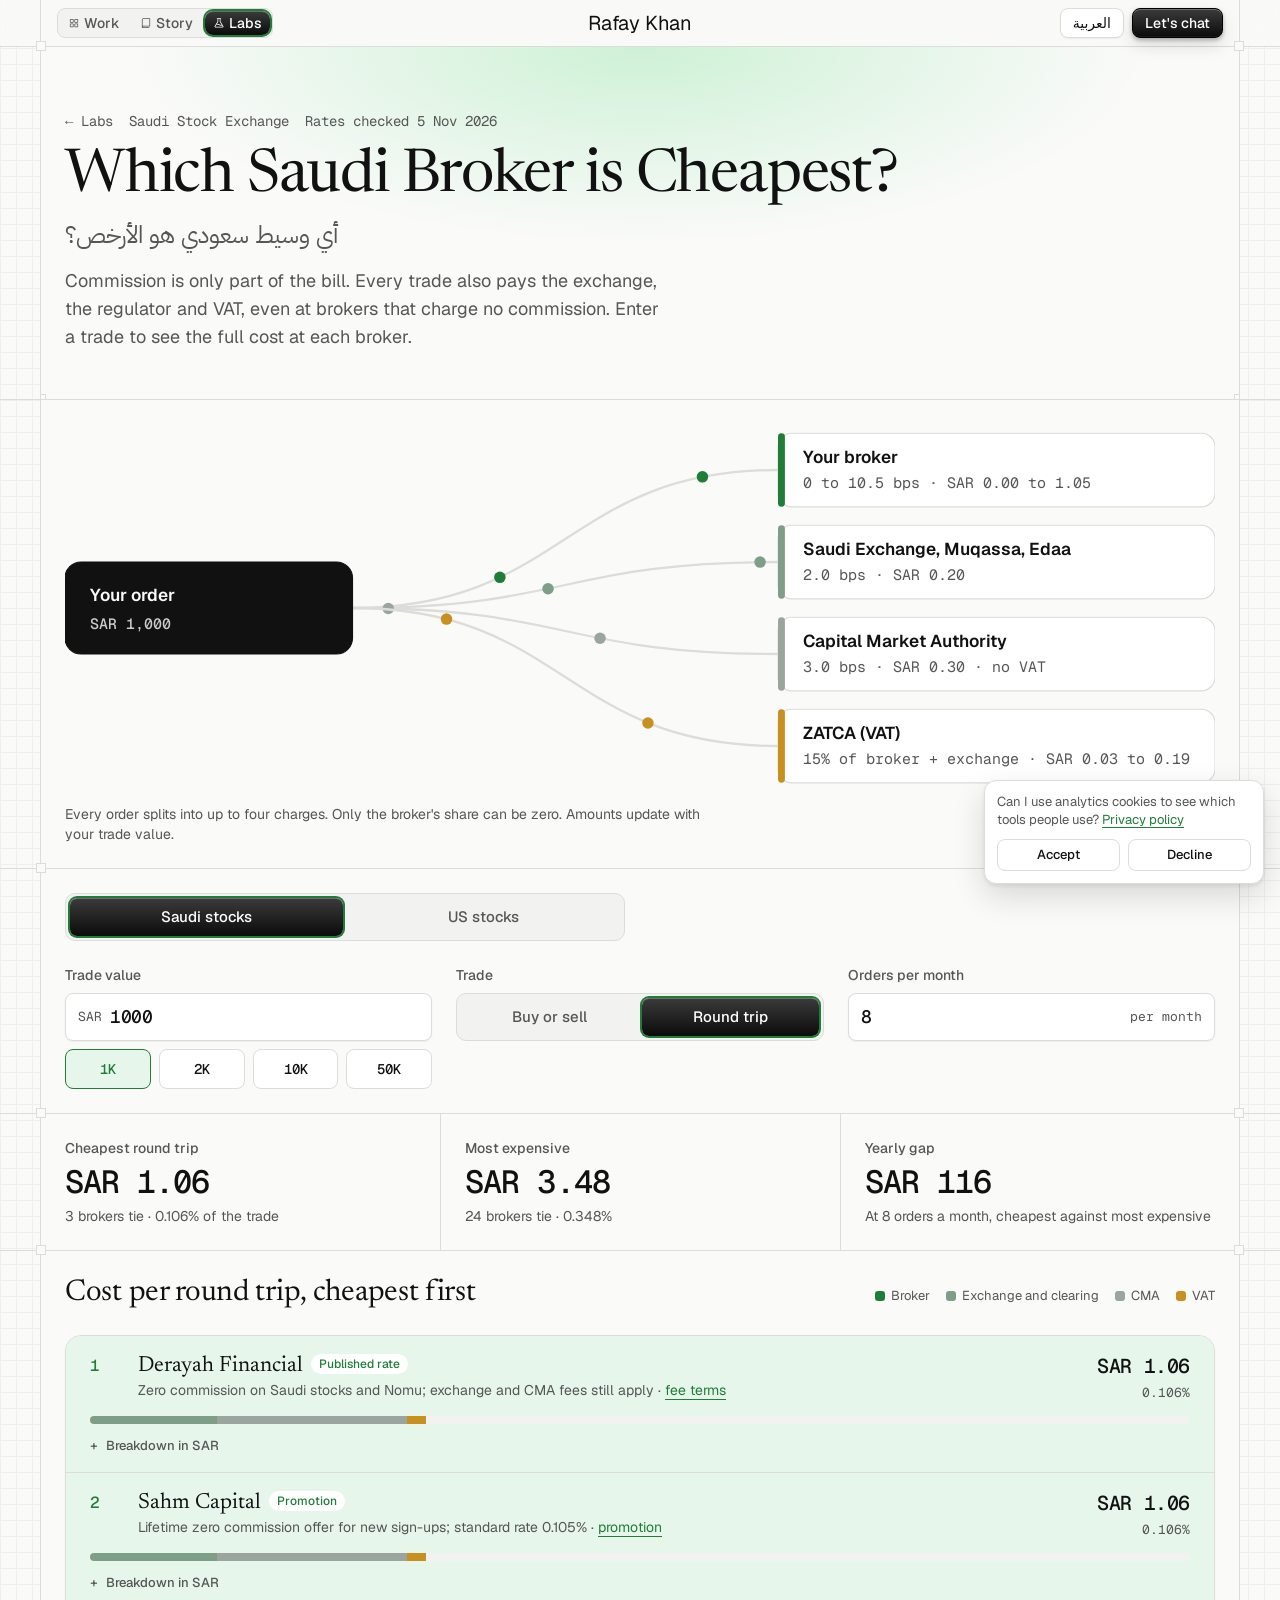
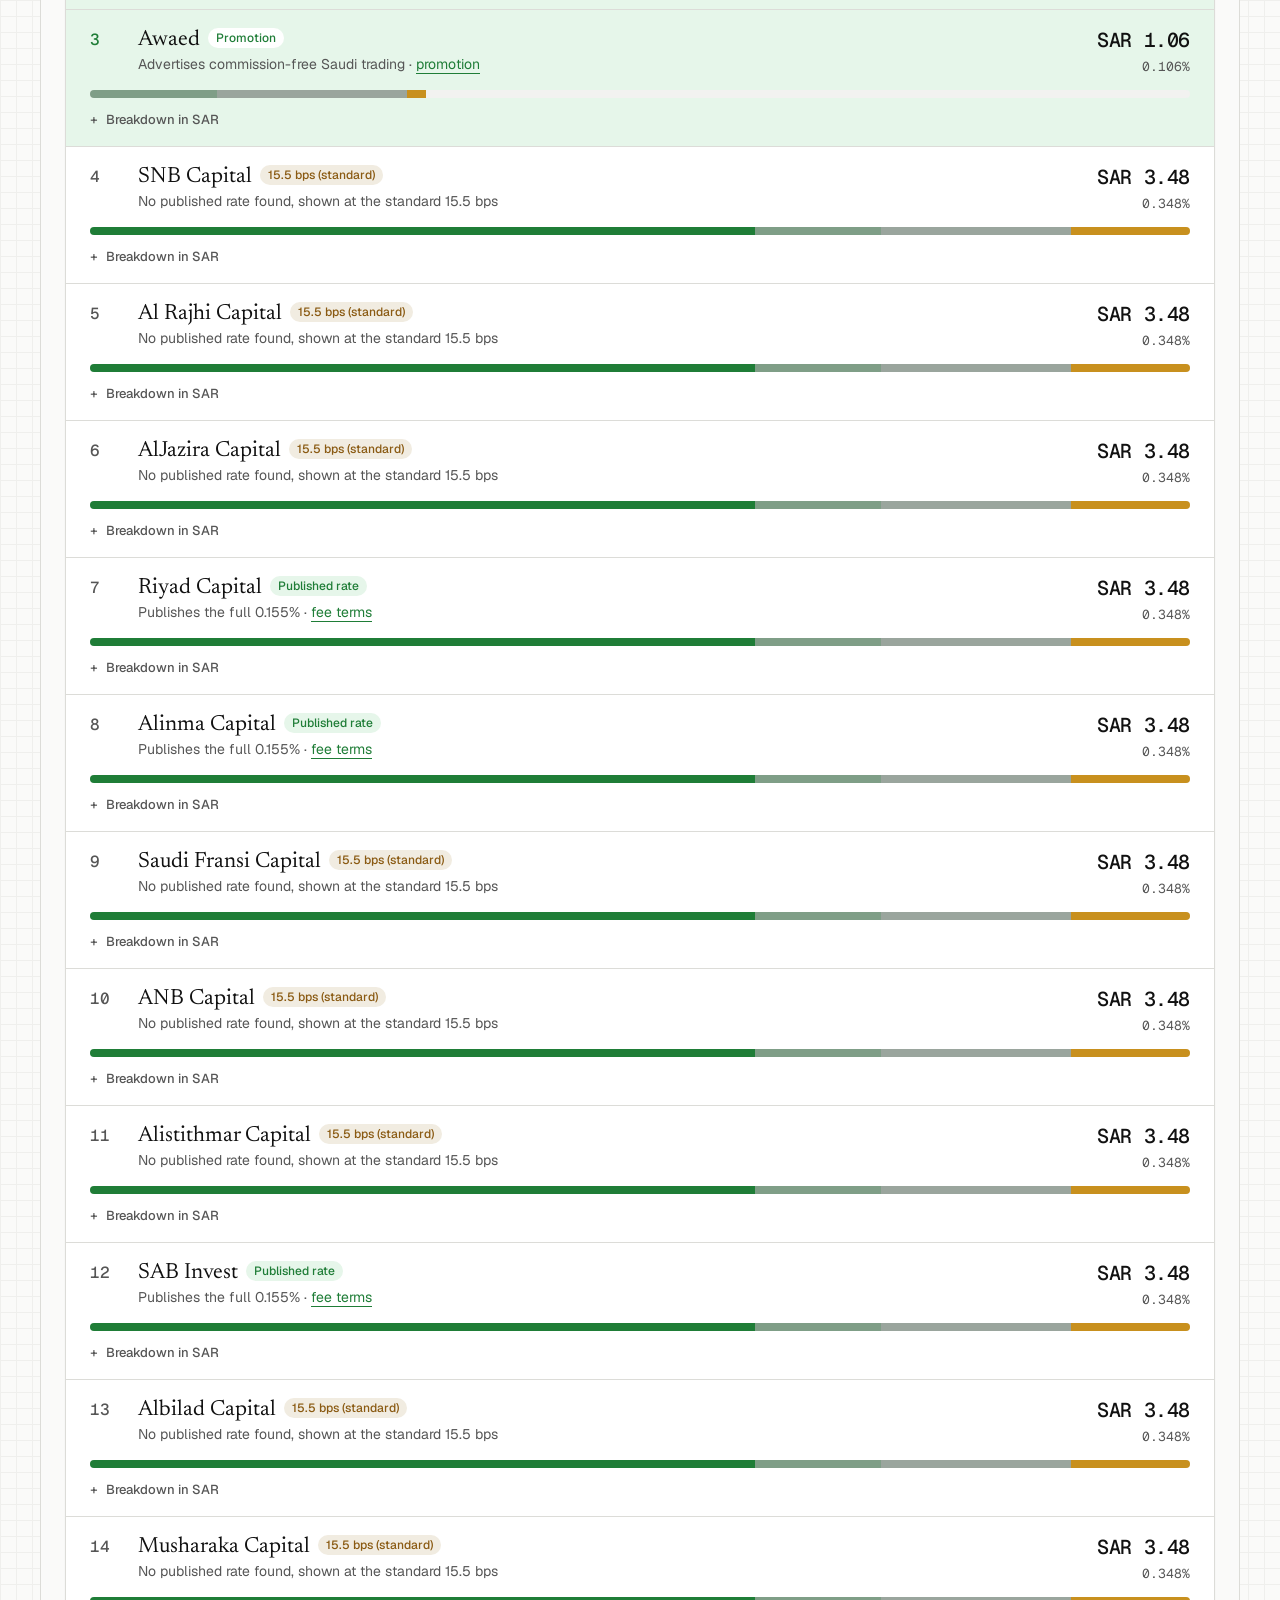
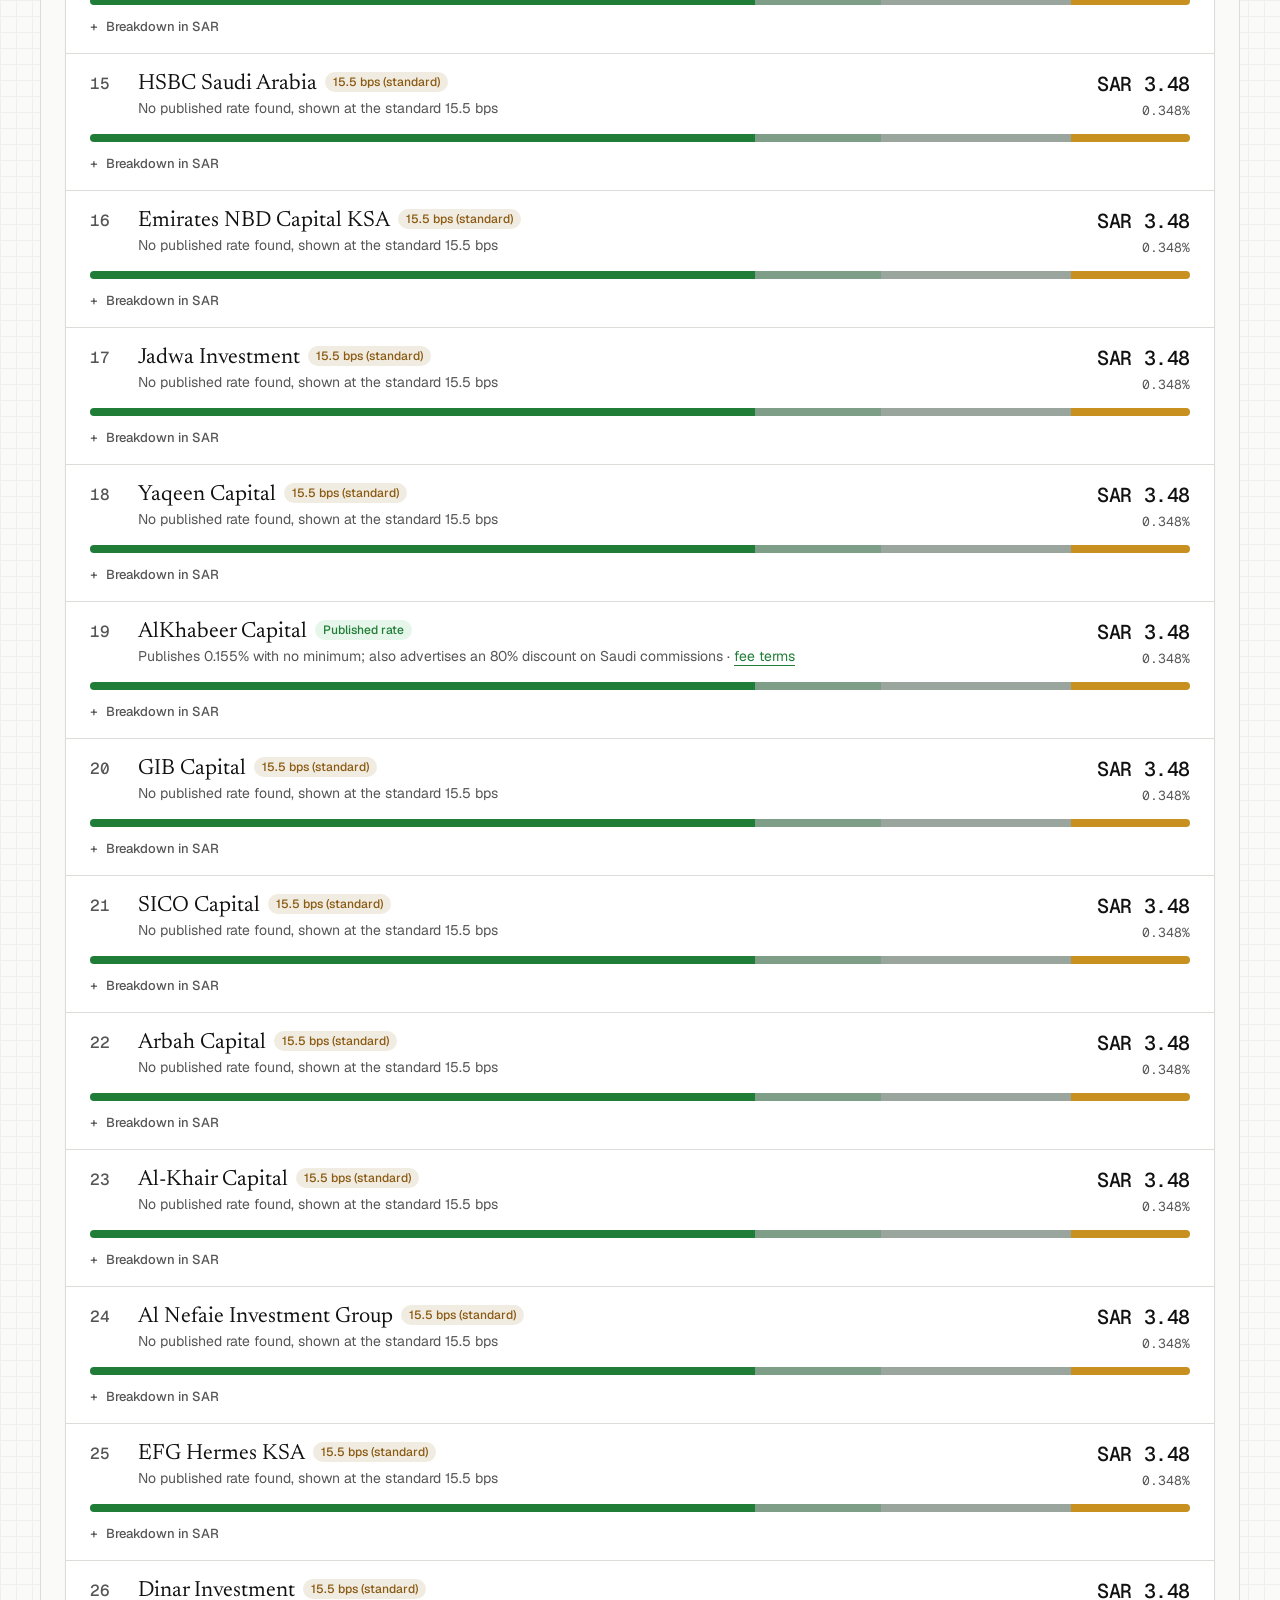
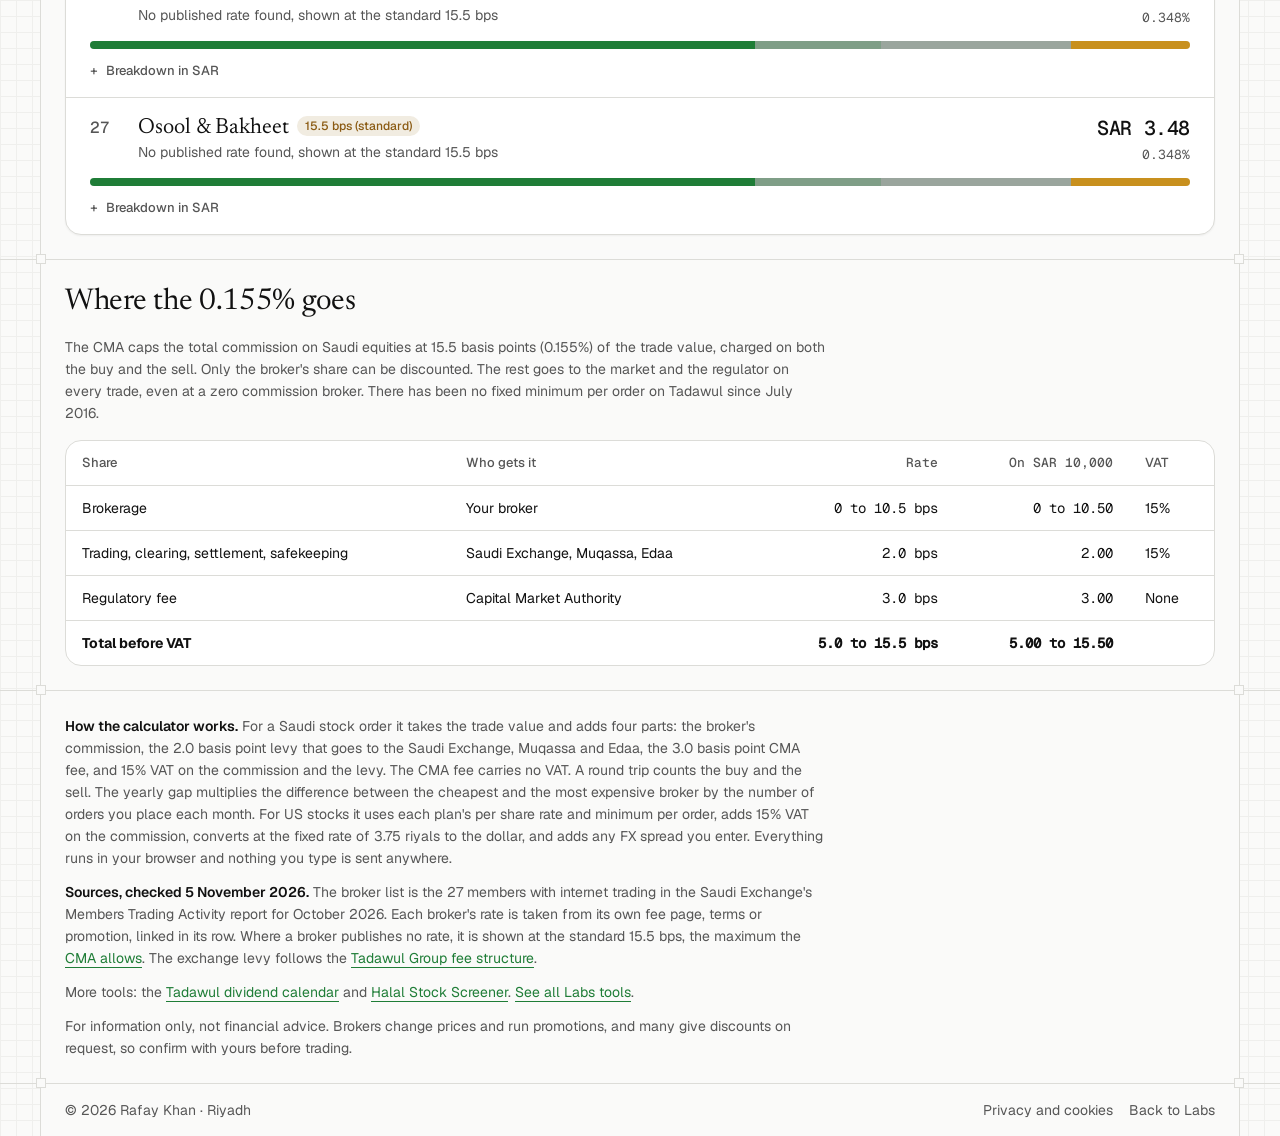
<file: labs/broker-fees/index.html>
<!doctype html>
<html lang="en">
<head>
<meta charset="utf-8">
<meta name="viewport" content="width=device-width, initial-scale=1, viewport-fit=cover">
<meta http-equiv="Content-Security-Policy" content="default-src 'self'; script-src 'self' 'unsafe-inline' https://www.googletagmanager.com; style-src 'self' 'unsafe-inline'; font-src 'self'; img-src 'self' data: https://*.google-analytics.com https://*.googletagmanager.com https://*.g.doubleclick.net https://*.google.com; connect-src 'self' https://*.google-analytics.com https://*.analytics.google.com https://*.googletagmanager.com https://*.g.doubleclick.net https://*.google.com; object-src 'none'; base-uri 'self'; form-action 'self'; upgrade-insecure-requests">
<meta name="referrer" content="strict-origin-when-cross-origin">
<title>Which Saudi Broker is Cheapest? Tadawul trading fees compared</title>
<meta name="description" content="Free calculator that compares the full cost of a Tadawul trade at all 27 Saudi online brokers, with exchange fees, the CMA fee and 15% VAT. In English and Arabic.">
<link rel="alternate" hreflang="en" href="https://rafkhan.com/labs/broker-fees/">
<link rel="alternate" hreflang="ar" href="https://rafkhan.com/labs/broker-fees/?lang=ar">
<link rel="alternate" hreflang="x-default" href="https://rafkhan.com/labs/broker-fees/">
<script>(function(){var ar=/[?&]lang=ar\b/.test(location.search);var l=document.createElement("link");l.rel="canonical";l.href="https://rafkhan.com/labs/broker-fees/"+(ar?"?lang=ar":"");document.head.appendChild(l);})();</script>
<meta property="og:type" content="website">
<meta property="og:site_name" content="Rafay Khan">
<meta property="og:title" content="Which Saudi Broker is Cheapest? Tadawul trading fees compared | أي وسيط سعودي أرخص؟">
<meta property="og:description" content="Free calculator that compares the full cost of a Tadawul trade at all 27 Saudi online brokers, with exchange fees, the CMA fee and 15% VAT. In English and Arabic. | حاسبة مجانية تقارن التكلفة الكاملة لصفقة في تداول لدى 27 وسيطًا إلكترونيًا، شاملة رسوم السوق ورسم الهيئة وضريبة 15%.">
<meta property="og:url" content="https://rafkhan.com/labs/broker-fees/">
<meta property="og:image" content="https://rafkhan.com/og/broker-fees.png">
<meta property="og:image:width" content="1200">
<meta property="og:image:height" content="630">
<meta property="og:image:alt" content="Saudi Broker Fee Calculator by Rafay Khan">
<meta property="og:locale" content="en_US">
<meta property="og:locale:alternate" content="ar_SA">
<meta name="twitter:card" content="summary_large_image">
<script type="application/ld+json">
{
 "@context": "https://schema.org",
 "@graph": [
  {
   "@type": "WebApplication",
   "name": "Saudi Broker Fee Calculator",
   "alternateName": "حاسبة عمولات الوساطة في السوق السعودية",
   "url": "https://rafkhan.com/labs/broker-fees/",
   "description": "Free calculator that compares the full cost of a Tadawul trade at all 27 Saudi online brokers, with exchange fees, the CMA fee and 15% VAT. In English and Arabic.",
   "applicationCategory": "FinanceApplication",
   "operatingSystem": "Any",
   "inLanguage": ["en", "ar"],
   "isAccessibleForFree": true,
   "offers": {
    "@type": "Offer",
    "price": "0",
    "priceCurrency": "SAR"
   },
   "author": {
    "@type": "Person",
    "name": "Rafay Khan",
    "url": "https://rafkhan.com/",
    "sameAs": [
     "https://www.linkedin.com/in/rafekhan"
    ]
   }
  },
  {
   "@type": "BreadcrumbList",
   "itemListElement": [
    {
     "@type": "ListItem",
     "position": 1,
     "name": "Rafay Khan",
     "item": "https://rafkhan.com/"
    },
    {
     "@type": "ListItem",
     "position": 2,
     "name": "Labs",
     "item": "https://rafkhan.com/#labs"
    },
    {
     "@type": "ListItem",
     "position": 3,
     "name": "Saudi Broker Fee Calculator",
     "item": "https://rafkhan.com/labs/broker-fees/"
    }
   ]
  }
 ]
}
</script>
<link rel="preload" href="/fonts/geist-latin.woff2" as="font" type="font/woff2" crossorigin>
<link rel="stylesheet" href="/fonts/fonts.css">
<style>
/* Fallback sized like Geist so text does not reflow when the web font arrives. */
@font-face { font-family: "Geist Fallback"; src: local("Arial"), local("Liberation Sans"), local("Helvetica"); size-adjust: 102.6%; }
/* Layout: same drafting board as rafkhan.com. Grid paper ground, one framed 1200px column ruled into bands. Inputs, a summary row, then brokers ranked by full cost. */
:root {
  --bg: #fafaf9; --paper-line: #efefed; --surface: #ffffff; --raised: #f2f2f0;
  --ink: #111111; --muted: #565656; --line: #dcdcd8;
  --accent: #1f7d37; --accent-soft: #e6f6ea; --go: #30d158; --go-ink: #0b2b14;
  --pay: #8a5a12; --pay-soft: #f1ece1; --weekend: #f2f2f0;
  --serif: "Newsreader", "Iowan Old Style", Georgia, serif;
  --font: "Geist", "Geist Fallback", ui-sans-serif, system-ui, "Segoe UI", sans-serif;
  --mono: "Geist Mono", ui-monospace, "SFMono-Regular", Menlo, monospace;
  --arabic: "IBM Plex Sans Arabic", "Geist", system-ui, sans-serif;
  --ease: cubic-bezier(0.22, 1, 0.36, 1);
  --frame: 1200px;
}
@media (prefers-color-scheme: dark) {
  :root:not([data-theme="light"]) {
    --bg: #131313; --paper-line: #1c1c1c; --surface: #1f1f1f; --raised: #272727; --ink: #f4f4f4; --muted: #a3a3a3; --line: #313131;
    --accent: #30d158; --accent-soft: #1d2a20; --pay: #e0ae55; --pay-soft: #24211b; --weekend: #181818; color-scheme: dark;
  }
}
:root[data-theme="dark"] {
  --bg: #131313; --paper-line: #1c1c1c; --surface: #1f1f1f; --raised: #272727; --ink: #f4f4f4; --muted: #a3a3a3; --line: #313131;
  --accent: #30d158; --accent-soft: #1d2a20; --pay: #e0ae55; --pay-soft: #24211b; --weekend: #181818; color-scheme: dark;
}
* { box-sizing: border-box; }
[hidden] { display: none !important; }
body { margin: 0; background-color: var(--bg); background-image: linear-gradient(var(--paper-line) 1px, transparent 1px), linear-gradient(90deg, var(--paper-line) 1px, transparent 1px); background-size: 16px 16px;
  color: var(--ink); font: 400 16px/24px var(--font); -webkit-font-smoothing: antialiased; }
body::before { content: ""; position: fixed; inset: 0 0 auto; height: env(safe-area-inset-top, 0px); z-index: 30; background: var(--bg); }
[dir="rtl"] body { font-family: var(--arabic); }
h1, h2, h3 { text-wrap: balance; }
a { color: var(--accent); text-underline-offset: 4px; }
:focus-visible { outline: 2px solid var(--accent); outline-offset: 2px; border-radius: 8px; }
.ico { width: 16px; height: 16px; flex: none; }
.num { font-family: var(--mono); font-variant-numeric: tabular-nums; }

/* framed column, ruled bands, corner ticks */
.band { border-bottom: 1px solid var(--line); }
.col { max-width: var(--frame); margin: 0 auto; border-left: 1px solid var(--line); border-right: 1px solid var(--line); position: relative; background-color: var(--bg); }
.band > .col::before, .band > .col::after { content: ""; position: absolute; bottom: -5px; width: 8px; height: 8px; border: 1px solid var(--line); background: var(--bg); z-index: 2; }
.band > .col::before { left: -5px; } .band > .col::after { right: -5px; }
.pad { padding: 24px; }
@media (max-width: 1232px) { .col { margin: 0 16px; } }
@media (max-width: 480px) { .col { margin: 0 8px; } .pad { padding: 16px; } }

/* glossy controls */
.gloss { display: inline-flex; align-items: center; gap: 8px; padding: 4px 12px; border-radius: 8px; font: 500 14px/20px var(--font); color: #ffffff; text-decoration: none; cursor: pointer;
  background: linear-gradient(#3b3b3b, #0b0b0b); border: 1px solid #000000;
  box-shadow: inset 0 1px 0 rgba(255,255,255,0.28), inset 0 -1px 0 rgba(255,255,255,0.06), 0 2px 4px rgba(0,0,0,0.28), 0 8px 16px rgba(0,0,0,0.12);
  transition: transform 300ms var(--ease), box-shadow 300ms var(--ease); }
.gloss:hover { transform: translateY(-2px); }
.chipbtn { display: inline-flex; align-items: center; gap: 8px; padding: 4px 12px; border-radius: 8px; border: 1px solid var(--line); background: var(--surface); color: var(--ink); text-decoration: none; font: 500 14px/20px var(--font); cursor: pointer;
  box-shadow: 0 1px 2px rgba(0,0,0,0.06); transition: transform 300ms var(--ease), border-color 300ms var(--ease); }
.chipbtn:hover { transform: translateY(-2px); border-color: var(--muted); }
[dir="rtl"] .chipbtn, [dir="rtl"] .gloss { font-family: var(--arabic); }

/* top bar, same as the home page */
.bar { position: sticky; top: env(safe-area-inset-top, 0px); z-index: 20; background: color-mix(in srgb, var(--bg) 86%, transparent); backdrop-filter: blur(12px); -webkit-backdrop-filter: blur(12px); }
.bar .col { display: grid; grid-template-columns: 1fr auto 1fr; align-items: center; gap: 16px; padding: 8px 16px; background: transparent; }
.seg { display: inline-flex; gap: 4px; padding: 2px; border-radius: 8px; border: 1px solid var(--line); background: var(--raised); justify-self: start; }
.seg a, .seg button { display: inline-flex; align-items: center; gap: 4px; padding: 2px 8px; border-radius: 8px; border: 0; background: transparent; font: 500 14px/20px var(--font); color: var(--muted); text-decoration: none; cursor: pointer; transition: color 300ms var(--ease); }
[dir="rtl"] .seg a, [dir="rtl"] .seg button { font-family: var(--arabic); }
.seg a:hover, .seg button:hover { color: var(--ink); }
.seg a[aria-current="true"], .seg button[aria-pressed="true"] { color: #ffffff; background: linear-gradient(#3b3b3b, #0b0b0b); box-shadow: 0 0 0 2px var(--accent), inset 0 1px 0 rgba(255,255,255,0.25); }
.seg .ico { width: 12px; height: 12px; }
.brand { font: 400 20px/28px var(--font); color: var(--ink); text-decoration: none; letter-spacing: -0.01em; white-space: nowrap; }
.right { justify-self: end; display: flex; gap: 8px; align-items: center; }
@media (max-width: 480px) { .seg .ico { display: none; } .seg a { padding: 2px 6px; } .bar .brand { display: none; } .bar .col { grid-template-columns: 1fr auto; } }
@media (max-width: 560px) { .brand { font-size: 16px; line-height: 24px; } .bar .col { gap: 8px; padding: 8px; } .right .gloss { display: none; } }

/* hero */
.hero .col { padding: 64px 24px 48px; display: grid; gap: 16px; overflow: hidden; }
.hero .col > .glow { position: absolute; inset: 0 0 auto 0; height: 280px; pointer-events: none; background: radial-gradient(ellipse 60% 100% at 50% 0%, rgba(48, 209, 88, 0.22), transparent 70%); }
.eyebrow { display: flex; flex-wrap: wrap; align-items: center; gap: 8px 16px; font: 400 14px/20px var(--mono); color: var(--muted); position: relative; }
[dir="rtl"] .eyebrow { font-family: var(--arabic); }
.back { color: var(--muted); text-decoration: none; } .back:hover { color: var(--ink); }
.badge { font: 500 12px/16px var(--font); padding: 2px 8px; border-radius: 9999px; background: var(--pay-soft); color: var(--pay); }
h1 { margin: 0; font: 400 60px/1 var(--serif); letter-spacing: -0.02em; position: relative; }
h1 .sub { display: block; margin-top: 12px; font: 400 24px/32px var(--arabic); letter-spacing: 0; color: var(--muted); }
[dir="rtl"] h1 { font: 500 52px/1.2 var(--arabic); letter-spacing: 0; }
[dir="rtl"] h1 .sub { font: 400 24px/32px var(--serif); }
.lede { margin: 0; max-width: 600px; color: var(--muted); font-size: 18px; line-height: 28px; position: relative; }
@media (max-width: 860px) { .hero .col { padding: 48px 16px 32px; } h1 { font-size: 44px; } [dir="rtl"] h1 { font-size: 38px; } }

/* summary cells */
.summary { display: grid; grid-template-columns: repeat(3, minmax(0, 1fr)); }
.summary > div { padding: 24px; display: grid; gap: 4px; align-content: start; min-width: 0; }
.summary > div + div { border-inline-start: 1px solid var(--line); }
.summary .k { font: 500 14px/20px var(--font); color: var(--muted); }
.summary .v { font: 400 36px/40px var(--serif); letter-spacing: -0.01em; }
.summary .v.num { font: 500 32px/40px var(--mono); letter-spacing: -0.03em; }
.summary .s { font-size: 14px; line-height: 20px; color: var(--muted); overflow-wrap: anywhere; }
[dir="rtl"] .summary .k, [dir="rtl"] .summary .s { font-family: var(--arabic); }
[dir="rtl"] .summary .v:not(.num) { font: 500 28px/40px var(--arabic); }
@media (max-width: 760px) {
  .summary { grid-template-columns: minmax(0, 1fr); }
  .summary > div { padding: 16px; }
  .summary > div + div { border-inline-start: 0; border-top: 1px solid var(--line); }
}


/* fee tool */
:root { --seg-broker: var(--accent); --seg-market: #7f9e87; --seg-cma: #9aa59d; --seg-vat: #c8901e; --warn: #8a5a12; --warn-soft: #f1ece1; }
@media (prefers-color-scheme: dark) { :root:not([data-theme="light"]) { --seg-market: #5f8a6b; --seg-cma: #6f7a72; --seg-vat: #e0ae55; --warn: #e0ae55; --warn-soft: #24211b; } }
:root[data-theme="dark"] { --seg-market: #5f8a6b; --seg-cma: #6f7a72; --seg-vat: #e0ae55; --warn: #e0ae55; --warn-soft: #24211b; }

/* fee flow graphic */
.flow { display: grid; gap: 12px; }
.flow svg { width: 100%; height: auto; display: block; }
.flow text { unicode-bidi: plaintext; }
.flow .fl-m { display: none; }
@media (max-width: 640px) { .flow .fl-d { display: none; } .flow .fl-m { display: block; } }
.flow .node { fill: var(--surface); stroke: var(--line); }
.flow .node.src { fill: var(--ink); stroke: var(--ink); }
.flow .t1 { font: 600 15px var(--font); fill: var(--ink); }
.flow .t2 { font: 400 13px var(--mono); fill: var(--muted); }
.flow .src-t1 { font: 600 15px var(--font); fill: var(--bg); }
.flow .src-t2 { font: 500 13px var(--mono); fill: var(--bg); opacity: .8; }
[dir="rtl"] .flow .t1, [dir="rtl"] .flow .src-t1 { font-family: var(--arabic); }
[dir="rtl"] .flow .t2, [dir="rtl"] .flow .src-t2 { font-family: var(--arabic); }
.flow .wire { fill: none; stroke: var(--line); stroke-width: 2; }
.flow .dot { stroke: none; }
.flow figcaption { font-size: 14px; line-height: 20px; color: var(--muted); max-width: 640px; }

/* inputs */
.inputs { display: grid; gap: 24px; }
.fields { display: grid; grid-template-columns: repeat(auto-fit, minmax(240px, 1fr)); gap: 24px; }
.field { display: grid; gap: 8px; min-width: 0; align-content: start; }
.field label, .lbl { font: 500 14px/20px var(--font); color: var(--muted); }
.input { display: flex; align-items: center; gap: 8px; min-width: 0; height: 48px; border: 1px solid var(--line); border-radius: 8px; background: var(--surface); padding: 0 12px; box-shadow: 0 1px 2px rgba(0,0,0,0.06); }
.input:focus-within { border-color: var(--accent); }
.input span { color: var(--muted); font: 400 13px/20px var(--mono); white-space: nowrap; }
.input input { flex: 1 1 0; width: 100%; min-width: 0; border: 0; background: transparent; color: var(--ink); font: 500 18px/24px var(--mono); letter-spacing: -0.02em; padding: 0; outline: none; }
.quick { display: grid; grid-template-columns: repeat(4, minmax(0, 1fr)); gap: 8px; }
.quick button { height: 40px; border-radius: 8px; border: 1px solid var(--line); background: var(--surface); color: var(--ink); font: 500 14px/20px var(--mono); cursor: pointer; transition: border-color 300ms var(--ease), background-color 300ms var(--ease); }
.quick button:hover { border-color: var(--muted); }
.quick button[aria-pressed="true"] { border-color: var(--accent); background: var(--accent-soft); color: var(--accent); }

/* switch: one control style for market and trade type, same height as inputs */
.switch { display: grid; grid-auto-flow: column; grid-auto-columns: minmax(0, 1fr); gap: 4px; height: 48px; padding: 4px; border: 1px solid var(--line); border-radius: 10px; background: var(--raised); }
.switch button { min-width: 0; border: 0; border-radius: 7px; background: transparent; color: var(--muted); font: 500 15px/20px var(--font); padding: 0 12px; cursor: pointer; white-space: nowrap; overflow: hidden; text-overflow: ellipsis; transition: color 300ms var(--ease); }
.switch button:hover { color: var(--ink); }
.switch button[aria-pressed="true"] { color: #ffffff; background: linear-gradient(#3b3b3b, #0b0b0b); box-shadow: 0 0 0 2px var(--accent), inset 0 1px 0 rgba(255,255,255,0.25); }
.switch.market { max-width: 560px; }
[dir="rtl"] .switch button { font-family: var(--arabic); }
@media (max-width: 480px) { .switch button { font-size: 14px; padding: 0 6px; } }

/* list */
.listhead { display: flex; justify-content: space-between; align-items: baseline; gap: 12px; flex-wrap: wrap; }
.listhead h2 { margin: 0; font: 400 30px/36px var(--serif); letter-spacing: -0.01em; }
.legend { display: flex; gap: 16px; flex-wrap: wrap; font-size: 13px; line-height: 20px; color: var(--muted); }
.legend i { display: inline-block; width: 10px; height: 10px; border-radius: 3px; margin-inline-end: 6px; vertical-align: -1px; }
.rows { background: var(--surface); border: 1px solid var(--line); border-radius: 16px; overflow: hidden; box-shadow: 0 1px 2px rgba(0,0,0,0.05); }
.brow { display: grid; gap: 12px; padding: 16px 24px; transition: background-color 300ms var(--ease); }
.brow:hover { background: var(--raised); }
.brow + .brow { border-top: 1px solid var(--line); }
.brow.best { background: var(--accent-soft); }
.rtop { display: grid; grid-template-columns: 32px minmax(0, 1fr) auto; gap: 16px; align-items: start; }
.rank { font: 500 16px/28px var(--mono); color: var(--muted); }
.brow.best .rank { color: var(--accent); }
.name { min-width: 0; }
.name .n { font: 400 22px/28px var(--serif); }
.name .d { font-size: 14px; line-height: 20px; color: var(--muted); }
.pill { font: 500 12px/16px var(--font); padding: 2px 8px; border-radius: 9999px; white-space: nowrap; margin-inline-start: 8px; vertical-align: 3px; }
.pill.ok { background: var(--accent-soft); color: var(--accent); }
.brow.best .pill.ok { background: var(--surface); }
.pill.warn { background: var(--warn-soft); color: var(--warn); }
.total { text-align: end; }
.total b { display: block; font: 500 20px/28px var(--mono); letter-spacing: -0.02em; font-variant-numeric: tabular-nums; white-space: nowrap; }
.total span { font: 400 13px/18px var(--mono); color: var(--muted); }
.meter { height: 8px; border-radius: 4px; background: var(--raised); display: flex; overflow: hidden; }
.brow:hover .meter { background: var(--bg); }
.meter i { display: block; height: 100%; }
@media (prefers-reduced-motion: no-preference) { .meter i { transition: width 300ms var(--ease); } }
details > summary { cursor: pointer; font: 500 13px/20px var(--font); color: var(--muted); list-style: none; width: fit-content; }
details > summary::-webkit-details-marker { display: none; }
details > summary::before { content: "+ "; font-family: var(--mono); }
details[open] > summary::before { content: "− "; }
details > summary:hover { color: var(--ink); }
.breakdown { margin-top: 8px; display: grid; grid-template-columns: minmax(0, 1fr) auto; gap: 4px 16px; font-size: 14px; line-height: 20px; max-width: 520px; }
.breakdown .v { font-family: var(--mono); font-variant-numeric: tabular-nums; text-align: end; }
.breakdown .k { color: var(--muted); }
.breakdown .t { border-top: 1px solid var(--line); padding-top: 4px; font-weight: 600; }
.explain { display: grid; gap: 16px; }
.explain h2 { margin: 0; font: 400 30px/36px var(--serif); letter-spacing: -0.01em; }
.tblwrap { overflow-x: auto; border: 1px solid var(--line); border-radius: 16px; background: var(--surface); }
table { border-collapse: collapse; width: 100%; min-width: 520px; font-size: 14px; line-height: 20px; }
th, td { text-align: start; padding: 12px 16px; border-bottom: 1px solid var(--line); vertical-align: top; }
th { font: 500 13px/20px var(--font); color: var(--muted); }
td.r, th.r { text-align: end; font-family: var(--mono); font-variant-numeric: tabular-nums; }
tbody tr:last-child td { border-bottom: 0; }
@media (max-width: 560px) { .brow { padding: 16px; } .rtop { grid-template-columns: 24px minmax(0, 1fr) auto; gap: 8px; } .name .n { font-size: 19px; line-height: 24px; } .listhead h2, .explain h2 { font-size: 24px; line-height: 32px; } .total b { font-size: 17px; } }
/* notes and footer */
.notes { display: grid; gap: 12px; max-width: 760px; font-size: 14px; line-height: 22px; color: var(--muted); }
.notes p { margin: 0; }
.notes strong { color: var(--ink); font-weight: 600; }
.fine .col { display: flex; flex-wrap: wrap; justify-content: space-between; gap: 16px; padding: 16px 24px; color: var(--muted); font-size: 14px; line-height: 20px; }
.fine a { color: var(--muted); text-decoration: none; } .fine a:hover { color: var(--ink); }
@media (prefers-reduced-motion: reduce) { * { transition: none !important; } }

/* Arabic */
[dir="rtl"] .field label, [dir="rtl"] .lbl, [dir="rtl"] .legend, [dir="rtl"] .pill, [dir="rtl"] details > summary, [dir="rtl"] th, [dir="rtl"] .input span, [dir="rtl"] .brow .d, [dir="rtl"] .breakdown .k, [dir="rtl"] .flow figcaption { font-family: var(--arabic); }
[dir="rtl"] .name .n { font: 600 18px/28px var(--arabic); }
[dir="rtl"] .listhead h2, [dir="rtl"] .explain h2 { font: 500 24px/36px var(--arabic); }
[dir="rtl"] .total b, [dir="rtl"] .summary .v.num { font-family: var(--arabic); font-weight: 600; letter-spacing: 0; font-variant-numeric: tabular-nums; }
</style>
<script src="/analytics.js" defer></script>
<link rel="icon" href="/favicon.ico" sizes="48x48">
<link rel="icon" href="/icon-192.png" type="image/png" sizes="192x192">
<link rel="apple-touch-icon" href="/apple-touch-icon.png">
</head>
<body>
<header class="bar band">
  <div class="col">
    <nav class="seg" aria-label="Main"><a href="/#work"><svg class="ico" viewBox="0 0 256 256" fill="currentColor" aria-hidden="true"><path d="M104,40H56A16,16,0,0,0,40,56v48a16,16,0,0,0,16,16h48a16,16,0,0,0,16-16V56A16,16,0,0,0,104,40Zm0,64H56V56h48Zm96-64H152a16,16,0,0,0-16,16v48a16,16,0,0,0,16,16h48a16,16,0,0,0,16-16V56A16,16,0,0,0,200,40Zm0,64H152V56h48Zm-96,32H56a16,16,0,0,0-16,16v48a16,16,0,0,0,16,16h48a16,16,0,0,0,16-16V152A16,16,0,0,0,104,136Zm0,64H56V152h48Zm96-64H152a16,16,0,0,0-16,16v48a16,16,0,0,0,16,16h48a16,16,0,0,0,16-16V152A16,16,0,0,0,200,136Zm0,64H152V152h48Z"/></svg><span data-i="nWork">Work</span></a><a href="/#story"><svg class="ico" viewBox="0 0 256 256" fill="currentColor" aria-hidden="true"><path d="M208,24H72A32,32,0,0,0,40,56V224a8,8,0,0,0,8,8H192a8,8,0,0,0,0-16H56a16,16,0,0,1,16-16H208a8,8,0,0,0,8-8V32A8,8,0,0,0,208,24Zm-8,160H72a31.82,31.82,0,0,0-16,4.29V56A16,16,0,0,1,72,40H200Z"/></svg><span data-i="nStory">Story</span></a><a href="/#labs" aria-current="true"><svg class="ico" viewBox="0 0 256 256" fill="currentColor" aria-hidden="true"><path d="M221.69,199.77,160,96.92V40h8a8,8,0,0,0,0-16H88a8,8,0,0,0,0,16h8V96.92L34.31,199.77A16,16,0,0,0,48,224H208a16,16,0,0,0,13.72-24.23ZM110.86,103.25A7.93,7.93,0,0,0,112,99.14V40h32V99.14a7.93,7.93,0,0,0,1.14,4.11L183.36,167c-12,2.37-29.07,1.37-51.75-10.11-15.91-8.05-31.05-12.32-45.22-12.81ZM48,208l28.54-47.58c14.25-1.74,30.31,1.85,47.82,10.72,19,9.61,35,12.88,48,12.88a69.89,69.89,0,0,0,19.55-2.7L208,208Z"/></svg><span data-i="nLabs">Labs</span></a></nav>
    <a class="brand" href="/">Rafay Khan</a>
    <div class="right"><button class="chipbtn" id="langBtn" type="button" lang="ar">العربية</button><a class="gloss" href="https://www.linkedin.com/in/rafekhan" target="_blank" rel="noopener" data-i="chat">Let's chat</a></div>
  </div>
</header>
<main id="main">
  <section class="hero band">
    <div class="col">
      <div class="glow" aria-hidden="true"></div>
      <div class="eyebrow"><a class="back" href="/#labs" data-i="back">← Labs</a><span data-i="exchange">Saudi Stock Exchange</span><span data-i="checked">Rates checked 5 Nov 2026</span></div>
      <h1><span data-i="title">Which Saudi Broker is Cheapest?</span> <span class="sub" id="titleSub" lang="ar">أي وسيط سعودي هو الأرخص؟</span></h1>
      <p class="lede" data-i="lede">Commission is only part of the bill. Every trade also pays the exchange, the regulator and VAT, even at brokers that charge no commission. Enter a trade to see the full cost at each broker.</p>
    </div>
  </section>

  <section class="band" data-i-aria="flowAria" aria-label="Where your trading fees go">
    <div class="col pad">
      <figure class="flow" style="margin:0">
        <div id="flow"></div>
        <figcaption data-i="flowCap">Every order splits into up to four charges. Only the broker's share can be zero.</figcaption>
      </figure>
    </div>
  </section>

  <section class="band" data-i-aria="trade" aria-label="Trade details">
    <div class="col pad inputs">
      <div class="switch market" role="group" data-i-aria="market" aria-label="Market">
        <button type="button" id="tab-sa" aria-pressed="true" data-i="tabSa">Saudi stocks</button>
        <button type="button" id="tab-us" aria-pressed="false" data-i="tabUs">US stocks</button>
      </div>

      <div class="fields" id="fields-sa">
        <div class="field">
          <label for="sa-value" data-i="value">Trade value</label>
          <div class="input"><span data-i="sar">SAR</span><input id="sa-value" type="number" inputmode="decimal" min="0" step="100" value="1000"></div>
          <div class="quick" data-for="sa-value" role="group" data-i-aria="quickVal" aria-label="Quick trade values"><button type="button" data-v="1000">1K</button><button type="button" data-v="2000">2K</button><button type="button" data-v="10000">10K</button><button type="button" data-v="50000">50K</button></div>
        </div>
        <div class="field" id="side-field">
          <span class="lbl" id="side-lbl" data-i="trade">Trade</span>
          <div class="switch" role="group" aria-labelledby="side-lbl" id="side">
            <button type="button" data-side="1" aria-pressed="false" data-i="one">Buy or sell</button>
            <button type="button" data-side="2" aria-pressed="true" data-i="round">Round trip</button>
          </div>
        </div>
        <div class="field" id="freq-field">
          <label for="sa-freq" data-i="freq">Orders per month</label>
          <div class="input"><input id="sa-freq" type="number" inputmode="numeric" min="0" step="1" value="8"><span data-i="perMonth">per month</span></div>
        </div>
      </div>

      <div class="fields" id="fields-us" hidden>
        <div class="field">
          <label for="us-price" data-i="price">Share price</label>
          <div class="input"><span>USD</span><input id="us-price" type="number" inputmode="decimal" min="0" step="0.01" value="25"></div>
          <div class="quick" data-for="us-price" role="group" data-i-aria="quickPrice" aria-label="Quick share prices"><button type="button" data-v="3">$3</button><button type="button" data-v="25">$25</button><button type="button" data-v="180">$180</button><button type="button" data-v="500">$500</button></div>
        </div>
        <div class="field">
          <label for="us-qty" data-i="qty">Shares</label>
          <div class="input"><input id="us-qty" type="number" inputmode="numeric" min="0" step="1" value="40"><span data-i="shares">shares</span></div>
          <div class="quick" data-for="us-qty" role="group" data-i-aria="quickQty" aria-label="Quick share counts"><button type="button" data-v="5">5</button><button type="button" data-v="40">40</button><button type="button" data-v="200">200</button><button type="button" data-v="1000">1K</button></div>
        </div>
        <div class="field">
          <label for="us-fx" data-i="fx">FX spread your broker charges</label>
          <div class="input"><input id="us-fx" type="number" inputmode="decimal" min="0" step="0.05" value="0"><span data-i="eachWay">% each way</span></div>
        </div>
      </div>
    </div>
  </section>

  <section class="band" data-i-aria="summary" aria-label="Summary">
    <div class="col summary" id="summary" aria-live="polite"></div>
  </section>

  <section class="band">
    <div class="col pad" style="display:grid;gap:24px">
      <div class="listhead">
        <h2 id="list-title">Cost per round trip, cheapest first</h2>
        <div class="legend" id="legend"></div>
      </div>
      <div class="rows" id="rows"></div>
    </div>
  </section>

  <section class="band">
    <div class="col pad explain" id="explain-sa">
      <h2 data-i="whereH">Where the 0.155% goes</h2>
      <div class="notes"><p data-i="whereP"></p></div>
      <div class="tblwrap">
        <table>
          <thead><tr><th data-i="thShare">Share</th><th data-i="thWho">Who gets it</th><th class="r" data-i="thRate">Rate</th><th class="r" data-i="thOn">On SAR 10,000</th><th data-i="thVat">VAT</th></tr></thead>
          <tbody>
            <tr><td data-i="r1a">Brokerage</td><td data-i="r1b">Your broker</td><td class="r" data-i="r1c">0 to 10.5 bps</td><td class="r" data-i="r1d">0 to 10.50</td><td>15%</td></tr>
            <tr><td data-i="r2a">Trading, clearing, settlement, safekeeping</td><td data-i="r2b">Saudi Exchange, Muqassa, Edaa</td><td class="r" data-i="r2c">2.0 bps</td><td class="r">2.00</td><td>15%</td></tr>
            <tr><td data-i="r3a">Regulatory fee</td><td data-i="r3b">Capital Market Authority</td><td class="r" data-i="r3c">3.0 bps</td><td class="r">3.00</td><td data-i="none">None</td></tr>
            <tr><td><b data-i="r4a">Total before VAT</b></td><td></td><td class="r"><b data-i="r4c">5.0 to 15.5 bps</b></td><td class="r"><b data-i="r4d">5.00 to 15.50</b></td><td></td></tr>
          </tbody>
        </table>
      </div>
    </div>
    <div class="col pad explain" id="explain-us" hidden>
      <h2 data-i="usH">Why small US orders can cost more</h2>
      <div class="notes"><p data-i="usP"></p></div>
    </div>
  </section>

  <section class="band">
    <div class="col pad">
      <div class="notes">
        <p data-i="howP" data-html="1"></p>
        <p data-i="srcP" data-html="1"></p>
        <p data-i="moreP" data-html="1"></p>
        <p data-i="advP"></p>
      </div>
    </div>
  </section>
</main>
<footer class="fine"><div class="col"><span>© <span id="year">2026</span> <span data-i="footName">Rafay Khan · Riyadh</span></span><a href="/#labs" data-i="footBack">Back to Labs</a></div></footer>

<script>
(function () {
  const VAT = 0.15, MARKET_BPS = 2.0, CMA_BPS = 3.0, CAP_BPS = 10.5, USD_SAR = 3.75;

  // The 27 members with internet trading on the Saudi Exchange main market (Members Trading Activity report, October 2026), in that report's order.
  // bps = the broker's own share of the 15.5 bps ceiling. src: "terms" fee page or terms, "promo" promotion page, null = nothing published, standard 15.5 bps assumed.
  const SA_BROKERS = [
    { en: "SNB Capital", ar: "الأهلي المالية", bps: CAP_BPS, src: null },
    { en: "Al Rajhi Capital", ar: "الراجحي المالية", bps: CAP_BPS, src: null },
    { en: "Derayah Financial", ar: "دراية المالية", bps: 0, src: "terms", note: "derayah", url: "https://web.derayah.com/en/prices-fees/" },
    { en: "AlJazira Capital", ar: "الجزيرة للأسواق المالية", bps: CAP_BPS, src: null },
    { en: "Riyad Capital", ar: "الرياض المالية", bps: CAP_BPS, src: "terms", note: "full", url: "https://riyadcapital.com/local-trading" },
    { en: "Alinma Capital", ar: "الإنماء للاستثمار", bps: CAP_BPS, src: "terms", note: "full", url: "https://alinmacapital.com/tadawul-fees" },
    { en: "Sahm Capital", ar: "سهم كابيتال", bps: 0, src: "promo", note: "sahm", url: "https://www.sahmcapital.com/ar-sa/support/detail/saudi-arabia-stock-fees-schedule" },
    { en: "Saudi Fransi Capital", ar: "السعودي الفرنسي كابيتال", bps: CAP_BPS, src: null },
    { en: "ANB Capital", ar: "العربي المالية", bps: CAP_BPS, src: null },
    { en: "Alistithmar Capital", ar: "الاستثمار كابيتال", bps: CAP_BPS, src: null },
    { en: "SAB Invest", ar: "ساب إنفست", bps: CAP_BPS, src: "terms", note: "full", url: "https://sabinvest.com/en/sab-invest/brokerage/commissions" },
    { en: "Albilad Capital", ar: "البلاد المالية", bps: CAP_BPS, src: null },
    { en: "Musharaka Capital", ar: "مشاركة المالية", bps: CAP_BPS, src: null },
    { en: "HSBC Saudi Arabia", ar: "إتش إس بي سي العربية السعودية", bps: CAP_BPS, src: null },
    { en: "Emirates NBD Capital KSA", ar: "الإمارات دبي الوطني كابيتال السعودية", bps: CAP_BPS, src: null },
    { en: "Jadwa Investment", ar: "جدوى للاستثمار", bps: CAP_BPS, src: null },
    { en: "Awaed", ar: "عوائد", bps: 0, src: "promo", note: "awaed", url: "https://awaed.capital/en" },
    { en: "Yaqeen Capital", ar: "يقين كابيتال", bps: CAP_BPS, src: null },
    { en: "AlKhabeer Capital", ar: "الخبير المالية", bps: CAP_BPS, src: "terms", note: "khabeer", url: "https://www.alkhabeer.com/brokerage/" },
    { en: "GIB Capital", ar: "جي آي بي كابيتال", bps: CAP_BPS, src: null },
    { en: "SICO Capital", ar: "سيكو المالية", bps: CAP_BPS, src: null },
    { en: "Arbah Capital", ar: "أرباح المالية", bps: CAP_BPS, src: null },
    { en: "Al-Khair Capital", ar: "الخير كابيتال", bps: CAP_BPS, src: null },
    { en: "Al Nefaie Investment Group", ar: "مجموعة النفيعي للاستثمار", bps: CAP_BPS, src: null },
    { en: "EFG Hermes KSA", ar: "إي إف جي هيرميس السعودية", bps: CAP_BPS, src: null },
    { en: "Dinar Investment", ar: "دينار للاستثمار", bps: CAP_BPS, src: null },
    { en: "Osool & Bakheet", ar: "أصول وبخيت الاستثمارية", bps: CAP_BPS, src: null },
  ].map((b, i) => Object.assign({ order: i }, b));

  // US equities via Saudi brokers, one row per published plan. perShare and min in USD.
  const US_BROKERS = [
    { en: "Awaed", ar: "عوائد", perShare: 0, min: () => 0, note: "zeroUs", url: "https://awaed.capital/en/faqs" },
    { en: "Derayah Financial · Lite", ar: "دراية المالية · لايت", perShare: 0, min: () => 0, note: "lite", url: "https://web.derayah.com/en/platforms/derayah-global/" },
    { en: "Riyad Capital · free plan", ar: "الرياض المالية · الباقة المجانية", perShare: 0, min: () => 0, note: "riyadFree", url: "https://riyadcapital.com/us-market" },
    { en: "SNB Capital · Lite", ar: "الأهلي المالية · لايت", perShare: 0, min: () => 0, note: "snbLite", url: "https://snbcapital.com/global-trading" },
    { en: "AlKhabeer Capital", ar: "الخبير المالية", perShare: 0.014, min: p => (p < 1 ? 25 : 0), perOrderUnder1: true, note: "khabeerUs", url: "https://www.alkhabeer.com/brokerage/" },
    { en: "SNB Capital · Pro", ar: "الأهلي المالية · برو", perShare: 0.015, min: () => 1.25, note: "snbPro", url: "https://snbcapital.com/global-trading" },
    { en: "Riyad Capital · per share plan", ar: "الرياض المالية · باقة السهم", perShare: 0.01, min: () => 1.99, note: "riyadPaid", url: "https://riyadcapital.com/us-market" },
    { en: "Sahm Capital", ar: "سهم كابيتال", perShare: 0.015, min: p => (p <= 5 ? 0.49 : 1.99), note: "sahmUs", url: "https://www.sahmcapital.com/pricing" },
    { en: "Derayah Financial · Pro or Plus", ar: "دراية المالية · برو أو بلس", perShare: 0.0199, min: () => 1.99, note: "derayahPro", url: "https://web.derayah.com/en/platforms/derayah-global/" },
  ].map((b, i) => Object.assign({ order: i, src: "terms" }, b));

  const STR = {
    en: {
      docTitle: "Which Saudi Broker is Cheapest? Tadawul trading fees compared",
      docDesc: "Free calculator that compares the full cost of a Tadawul trade at all 27 Saudi online brokers, with exchange fees, the CMA fee and 15% VAT. In English and Arabic.",
      titleSub: "أي وسيط سعودي هو الأرخص؟", langBtn: "العربية",
      nWork: "Work", nStory: "Story", nLabs: "Labs", chat: "Let's chat",
      back: "← Labs", exchange: "Saudi Stock Exchange", checked: "Rates checked 5 Nov 2026", title: "Which Saudi Broker is Cheapest?",
      lede: "Commission is only part of the bill. Every trade also pays the exchange, the regulator and VAT, even at brokers that charge no commission. Enter a trade to see the full cost at each broker.",
      flowAria: "Where your trading fees go", flowCap: "Every order splits into up to four charges. Only the broker's share can be zero. Amounts update with your trade value.",
      fYou: "Your order", fBroker: "Your broker", fBrokerR: (a, b) => "0 to 10.5 bps · SAR " + a + " to " + b,
      fMarket: "Saudi Exchange, Muqassa, Edaa", fMarketR: a => "2.0 bps · SAR " + a,
      fCma: "Capital Market Authority", fCmaR: a => "3.0 bps · SAR " + a + " · no VAT",
      fVat: "ZATCA (VAT)", fVatR: (a, b) => "15% of broker + exchange · SAR " + a + " to " + b, fVatRm: (a, b) => "15% · SAR " + a + " to " + b,
      trade: "Trade", market: "Market", summary: "Summary", tabSa: "Saudi stocks", tabUs: "US stocks",
      quickVal: "Quick trade values", quickPrice: "Quick share prices", quickQty: "Quick share counts",
      value: "Trade value", sar: "SAR", one: "Buy or sell", round: "Round trip", freq: "Orders per month", perMonth: "per month",
      price: "Share price", qty: "Shares", shares: "shares", fx: "FX spread your broker charges", eachWay: "% each way",
      whereH: "Where the 0.155% goes",
      whereP: "The CMA caps the total commission on Saudi equities at 15.5 basis points (0.155%) of the trade value, charged on both the buy and the sell. Only the broker's share can be discounted. The rest goes to the market and the regulator on every trade, even at a zero commission broker. There has been no fixed minimum per order on Tadawul since July 2016.",
      thShare: "Share", thWho: "Who gets it", thRate: "Rate", thOn: "On SAR 10,000", thVat: "VAT",
      r1a: "Brokerage", r1b: "Your broker", r1c: "0 to 10.5 bps", r1d: "0 to 10.50",
      r2a: "Trading, clearing, settlement, safekeeping", r2b: "Saudi Exchange, Muqassa, Edaa", r2c: "2.0 bps",
      r3a: "Regulatory fee", r3b: "Capital Market Authority", r3c: "3.0 bps", none: "None",
      r4a: "Total before VAT", r4c: "5.0 to 15.5 bps", r4d: "5.00 to 15.50",
      usH: "Why small US orders can cost more",
      usP: "Several Saudi brokers now offer free US trading, often on a basic plan. Paid plans charge per share, usually with a minimum per order, so a small order pays the minimum and its cost as a share of the trade climbs fast. 15% VAT applies on top of any commission. Converting riyals to dollars may carry an FX spread that brokers don't publish clearly, so enter your own. US sell orders also pay small SEC and FINRA fees, which are not included here.",
      howP: "<strong>How the calculator works.</strong> For a Saudi stock order it takes the trade value and adds four parts: the broker's commission, the 2.0 basis point levy that goes to the Saudi Exchange, Muqassa and Edaa, the 3.0 basis point CMA fee, and 15% VAT on the commission and the levy. The CMA fee carries no VAT. A round trip counts the buy and the sell. The yearly gap multiplies the difference between the cheapest and the most expensive broker by the number of orders you place each month. For US stocks it uses each plan's per share rate and minimum per order, adds 15% VAT on the commission, converts at the fixed rate of 3.75 riyals to the dollar, and adds any FX spread you enter. Everything runs in your browser and nothing you type is sent anywhere.",
      srcP: "<strong>Sources, checked 5 November 2026.</strong> The broker list is the 27 members with internet trading in the Saudi Exchange's Members Trading Activity report for October 2026. Each broker's rate is taken from its own fee page, terms or promotion, linked in its row. Where a broker publishes no rate, it is shown at the standard 15.5 bps, the maximum the <a href=\"https://cma.gov.sa/en/MediaCenter/PR/Pages/SaleCommissions.aspx\" target=\"_blank\" rel=\"noopener\">CMA allows</a>. The exchange levy follows the <a href=\"https://www.argaam.com/en/article/articledetail/id/1546615\" target=\"_blank\" rel=\"noopener\">Tadawul Group fee structure</a>.",
      moreP: "More tools: the <a href=\"/labs/tadawul-dividends/\">Tadawul dividend calendar</a> and <a href=\"/labs/shariah-compliant/\">Halal Stock Screener</a>. <a href=\"/#labs\">See all Labs tools</a>.",
      advP: "For information only, not financial advice. Brokers change prices and run promotions, and many give discounts on request, so confirm with yours before trading.",
      footName: "Rafay Khan · Riyadh", footBack: "Back to Labs",
      listRound: "Cost per round trip, cheapest first", listOne: "Cost per order, cheapest first",
      cheapest: u => "Cheapest " + u, unitRound: "round trip", unitOne: "order", mostExp: "Most expensive", allSame: "Every listed broker costs the same at this size",
      nTie: n => n + " brokers tie", ofTrade: "of the trade", yearly: "Yearly gap", yearlySub: n => "At " + n + " orders a month, cheapest against most expensive",
      breakEven: "Break-even move", breakEvenSub: "How far the price must rise before the cheapest round trip makes money",
      segBroker: "Broker", segMarket: "Exchange and clearing", segCma: "CMA", segVat: "VAT", segComm: "Commission", segFx: "FX spread",
      bBroker: "Broker commission", bMarket: "Exchange, clearing and settlement (2.0 bps)", bCma: "CMA fee (3.0 bps, no VAT)", bVat: "VAT at 15%", bComm: "Commission", bFx: "FX spread", bVatComm: "VAT at 15% on commission",
      perOrder: "Per order", roundTotal: "Round trip, buy and sell", breakdown: "Breakdown in SAR",
      tagTerms: "Published rate", tagPromo: "Promotion", tagStd: "15.5 bps (standard)",
      linkTerms: "fee terms", linkPromo: "promotion", minApplies: "minimum applies",
      stdNote: "No published rate found, shown at the standard 15.5 bps",
      notes: {
        derayah: "Zero commission on Saudi stocks and Nomu; exchange and CMA fees still apply",
        sahm: "Lifetime zero commission offer for new sign-ups; standard rate 0.105%",
        awaed: "Advertises commission-free Saudi trading",
        full: "Publishes the full 0.155%",
        khabeer: "Publishes 0.155% with no minimum; also advertises an 80% discount on Saudi commissions",
        zeroUs: "Zero commission on US stocks", lite: "Free on the Lite account, individuals only",
        riyadFree: "Free on digital channels during market hours", riyadPaid: "USD 0.01 a share, minimum USD 1.99",
        snbLite: "Free during market hours", snbPro: "USD 0.015 a share, minimum USD 1.25",
        khabeerUs: "USD 0.014 a share, no minimum; USD 25 an order under $1 a share",
        sahmUs: "USD 0.015 a share, minimum USD 0.49 up to $5 a share, else USD 1.99", derayahPro: "USD 0.0199 a share, minimum USD 1.99",
      },
    },
    ar: {
      docTitle: "أي وسيط سعودي هو الأرخص؟ مقارنة رسوم التداول في تداول",
      docDesc: "حاسبة مجانية تقارن التكلفة الكاملة لصفقة في تداول لدى 27 وسيطًا سعوديًا يقدمون التداول الإلكتروني، مع رسوم السوق ورسوم الهيئة وضريبة القيمة المضافة 15%.",
      titleSub: "Which Saudi Broker is Cheapest?", langBtn: "English",
      nWork: "الأعمال", nStory: "القصة", nLabs: "المختبر", chat: "تواصل معي",
      back: "→ المختبر", exchange: "السوق المالية السعودية", checked: "تم التحقق من الأسعار في 5 نوفمبر 2026", title: "أي وسيط سعودي هو الأرخص؟",
      lede: "العمولة جزء فقط من التكلفة. كل صفقة تدفع أيضًا للسوق والهيئة وضريبة القيمة المضافة، حتى لدى الوسطاء الذين لا يأخذون عمولة. أدخل صفقتك لترى التكلفة الكاملة لدى كل وسيط.",
      flowAria: "أين تذهب رسوم تداولك", flowCap: "كل أمر ينقسم إلى أربع رسوم كحد أقصى، وحصة الوسيط وحدها يمكن أن تكون صفرًا. تتغير المبالغ مع قيمة صفقتك.",
      fYou: "أمرك", fBroker: "وسيطك", fBrokerR: (a, b) => "من 0 إلى 10.5 نقطة · من " + a + " إلى " + b + " ريال",
      fMarket: "تداول السعودية ومقاصة وإيداع", fMarketR: a => "2.0 نقطة · " + a + " ريال",
      fCma: "هيئة السوق المالية", fCmaR: a => "3.0 نقطة · " + a + " ريال · بلا ضريبة",
      fVat: "هيئة الزكاة والضريبة والجمارك", fVatR: (a, b) => "15% من الوسيط والسوق · من " + a + " إلى " + b + " ريال", fVatRm: (a, b) => "15% · من " + a + " إلى " + b + " ريال",
      trade: "نوع الصفقة", market: "السوق", summary: "الملخص", tabSa: "الأسهم السعودية", tabUs: "الأسهم الأمريكية",
      quickVal: "قيم سريعة للصفقة", quickPrice: "أسعار سريعة للسهم", quickQty: "أعداد سريعة للأسهم",
      value: "قيمة الصفقة", sar: "ريال", one: "شراء أو بيع", round: "شراء وبيع", freq: "عدد الأوامر شهريًا", perMonth: "شهريًا",
      price: "سعر السهم", qty: "عدد الأسهم", shares: "سهم", fx: "فرق صرف العملة لدى وسيطك", eachWay: "% لكل تحويل",
      whereH: "أين تذهب نسبة 0.155%",
      whereP: "تحدد هيئة السوق المالية سقف العمولة على الأسهم السعودية بـ 15.5 نقطة أساس (0.155%) من قيمة الصفقة، تُحتسب على الشراء وعلى البيع. حصة الوسيط وحدها قابلة للخصم، أما الباقي فيذهب إلى السوق والهيئة في كل صفقة حتى لدى الوسيط الذي لا يأخذ عمولة. ولا يوجد حد أدنى ثابت للأمر في تداول منذ يوليو 2016.",
      thShare: "الحصة", thWho: "المستفيد", thRate: "النسبة", thOn: "على 10,000 ريال", thVat: "الضريبة",
      r1a: "الوساطة", r1b: "وسيطك", r1c: "من 0 إلى 10.5 نقطة", r1d: "من 0 إلى 10.50",
      r2a: "التداول والمقاصة والتسوية والحفظ", r2b: "تداول السعودية ومقاصة وإيداع", r2c: "2.0 نقطة",
      r3a: "رسوم الهيئة", r3b: "هيئة السوق المالية", r3c: "3.0 نقطة", none: "لا يوجد",
      r4a: "الإجمالي قبل الضريبة", r4c: "من 5.0 إلى 15.5 نقطة", r4d: "من 5.00 إلى 15.50",
      usH: "لماذا قد تكلف الأوامر الأمريكية الصغيرة أكثر",
      usP: "عدد من الوسطاء السعوديين يقدمون الآن تداولًا مجانيًا في الأسهم الأمريكية، غالبًا عبر باقة أساسية. أما الباقات المدفوعة فتحسب عمولة لكل سهم، غالبًا مع حد أدنى للأمر، فيدفع الأمر الصغير الحد الأدنى وترتفع تكلفته كنسبة من الصفقة. تُضاف ضريبة 15% على أي عمولة. وقد يحمل تحويل الريال إلى الدولار فرق صرف لا يعلنه الوسطاء بوضوح، فأدخل النسبة التي تعرفها. أوامر البيع الأمريكية تدفع أيضًا رسومًا صغيرة لهيئة SEC وFINRA غير مشمولة هنا.",
      howP: "<strong>طريقة الحساب.</strong> للأسهم السعودية تأخذ الحاسبة قيمة الصفقة وتضيف أربعة أجزاء: عمولة الوسيط، ورسم 2.0 نقطة أساس يذهب إلى السوق المالية السعودية (تداول السعودية) ومركز مقاصة الأوراق المالية (مقاصة) ومركز إيداع الأوراق المالية (إيداع)، ورسم هيئة السوق المالية 3.0 نقطة أساس، وضريبة القيمة المضافة 15% على العمولة ورسم السوق. رسم الهيئة لا تُفرض عليه ضريبة. صفقة الشراء والبيع تحسب الطرفين معًا. والفرق السنوي يضرب الفرق بين أرخص وأغلى وسيط في عدد أوامرك الشهرية. وللأسهم الأمريكية تستخدم الحاسبة عمولة كل باقة لكل سهم والحد الأدنى للأمر، وتضيف ضريبة 15% على العمولة، وتحوّل بسعر ثابت 3.75 ريال للدولار، ثم تضيف فرق الصرف الذي تدخله. كل الحسابات تجري في متصفحك ولا يُرسل شيء مما تكتبه.",
      srcP: "<strong>المصادر، تم التحقق في 5 نوفمبر 2026.</strong> قائمة الوسطاء هي الأعضاء الـ 27 الذين لديهم تداول إلكتروني في تقرير نشاط تداول الأعضاء الصادر عن تداول السعودية لشهر أكتوبر 2026. سعر كل وسيط مأخوذ من صفحة رسومه أو شروطه أو عروضه، والرابط في صفه. وإذا لم ينشر الوسيط سعرًا يظهر بالسعر المعتاد 15.5 نقطة أساس، وهو الحد الأعلى الذي <a href=\"https://cma.gov.sa/en/MediaCenter/PR/Pages/SaleCommissions.aspx\" target=\"_blank\" rel=\"noopener\">تسمح به الهيئة</a>. ورسم السوق وفق <a href=\"https://www.argaam.com/en/article/articledetail/id/1546615\" target=\"_blank\" rel=\"noopener\">هيكل رسوم مجموعة تداول</a>.",
      moreP: "أدوات أخرى: <a href=\"/labs/tadawul-dividends/?lang=ar\">تقويم توزيعات الأرباح في تداول</a> و<a href=\"/labs/shariah-compliant/?lang=ar\">فاحص الأسهم الشرعية</a>. <a href=\"/labs/?lang=ar\">كل أدوات المختبر</a>.",
      advP: "للمعلومة فقط وليست نصيحة مالية. الوسطاء يغيرون أسعارهم ويطلقون عروضًا، وكثير منهم يمنح خصمًا عند الطلب، فتأكد من وسيطك قبل التداول.",
      footName: "رافع خان · الرياض", footBack: "العودة إلى المختبر",
      listRound: "تكلفة صفقة الشراء والبيع، من الأرخص", listOne: "تكلفة الأمر الواحد، من الأرخص",
      cheapest: u => "الأرخص لكل " + u, unitRound: "صفقة شراء وبيع", unitOne: "أمر", mostExp: "الأغلى", allSame: "كل الوسطاء المدرجين بالتكلفة نفسها عند هذا الحجم",
      nTie: n => n + (n <= 10 ? " وسطاء" : " وسيطًا") + " بالتكلفة نفسها", ofTrade: "من الصفقة", yearly: "الفرق السنوي", yearlySub: n => "عند " + n + " أوامر شهريًا، بين الأرخص والأغلى",
      breakEven: "نقطة التعادل", breakEvenSub: "مقدار ارتفاع السعر اللازم قبل أن تربح صفقة الشراء والبيع الأرخص",
      segBroker: "الوسيط", segMarket: "السوق والمقاصة", segCma: "الهيئة", segVat: "الضريبة", segComm: "العمولة", segFx: "فرق الصرف",
      bBroker: "عمولة الوسيط", bMarket: "التداول والمقاصة والتسوية (2.0 نقطة)", bCma: "رسم الهيئة (3.0 نقطة، بلا ضريبة)", bVat: "ضريبة 15%", bComm: "العمولة", bFx: "فرق الصرف", bVatComm: "ضريبة 15% على العمولة",
      perOrder: "للأمر الواحد", roundTotal: "شراء وبيع", breakdown: "التفاصيل بالريال",
      tagTerms: "سعر معلن", tagPromo: "عرض ترويجي", tagStd: "15.5 نقطة (المعتاد)",
      linkTerms: "شروط الرسوم", linkPromo: "العرض", minApplies: "يُطبق الحد الأدنى",
      stdNote: "لم نجد سعرًا منشورًا، فيظهر بالسعر المعتاد 15.5 نقطة أساس",
      notes: {
        derayah: "بدون عمولة على الأسهم السعودية ونمو، وتبقى رسوم السوق والهيئة",
        sahm: "عرض عمولة صفرية مدى الحياة للمسجلين الجدد، والسعر المعتاد 0.105%",
        awaed: "يعلن عن تداول الأسهم السعودية بدون عمولة",
        full: "يعلن 0.155% كاملة",
        khabeer: "يعلن 0.155% بلا حد أدنى، ويعلن أيضًا عن خصم 80% على عمولة السوق السعودي",
        zeroUs: "بدون عمولة على الأسهم الأمريكية", lite: "مجانًا في حساب لايت، للأفراد فقط",
        riyadFree: "مجانًا عبر القنوات الرقمية خلال ساعات السوق", riyadPaid: "0.01 دولار للسهم، بحد أدنى 1.99 دولار",
        snbLite: "مجانًا خلال ساعات السوق", snbPro: "0.015 دولار للسهم، بحد أدنى 1.25 دولار",
        khabeerUs: "0.014 دولار للسهم بلا حد أدنى، و25 دولارًا للأمر إذا كان سعر السهم أقل من دولار",
        sahmUs: "0.015 دولار للسهم، بحد أدنى 0.49 دولار حتى 5 دولارات للسهم، وإلا 1.99 دولار", derayahPro: "0.0199 دولار للسهم، بحد أدنى 1.99 دولار",
      },
    },
  };

  const $ = id => document.getElementById(id);
  const store = {
    get(k) { try { return localStorage.getItem(k); } catch (e) { return null; } },
    set(k, v) { try { localStorage.setItem(k, v); } catch (e) {} }
  };
  let lang = store.get("bf-lang") || ((navigator.language || "").toLowerCase().startsWith("ar") ? "ar" : "en");
  if (/[?&]lang=ar\b/.test(location.search)) lang = "ar";
  if (/[?&]lang=en\b/.test(location.search)) lang = "en";
  const T = () => STR[lang];
  const state = { market: "sa", legs: 2 };
  const fmt = (n, d = 2) => n.toLocaleString("en-US", { minimumFractionDigits: d, maximumFractionDigits: d });
  const num = id => { const v = parseFloat($(id).value); return isFinite(v) && v > 0 ? v : 0; };
  const sar = v => (lang === "ar" ? fmt(v) + " ريال" : "SAR " + fmt(v));
  const sar0 = v => (lang === "ar" ? fmt(v, 0) + " ريال" : "SAR " + fmt(v, 0));
  const esc = s => String(s).replace(/[&<>"]/g, c => ({ "&": "&amp;", "<": "&lt;", ">": "&gt;", '"': "&quot;" }[c]));

  function saCost(b, value) {
    const broker = value * b.bps / 1e4;
    const market = value * MARKET_BPS / 1e4, cma = value * CMA_BPS / 1e4;
    const vat = VAT * (broker + market);
    return { broker, market, cma, vat, total: broker + market + cma + vat };
  }
  function usCost(b, price, qty, fxPct) {
    const commUsd = qty > 0 ? (b.perOrderUnder1 && price < 1 ? b.min(price) : Math.max(qty * b.perShare, b.min(price))) : 0;
    const broker = commUsd * USD_SAR, vat = VAT * broker, fx = price * qty * USD_SAR * fxPct / 100;
    return { broker, fx, vat, total: broker + fx + vat, minHit: qty > 0 && !b.perOrderUnder1 && b.min(price) > 0 && qty * b.perShare < b.min(price) };
  }
  const stat = (k, v, s) => `<div><span class="k">${k}</span><span class="v num">${v}</span><span class="s">${s}</span></div>`;
  const nm = b => lang === "ar" ? b.ar : b.en;

  // ---------- Fee flow graphic ----------
  const SVGNS = "http://www.w3.org/2000/svg";
  const reduce = window.matchMedia && matchMedia("(prefers-reduced-motion: reduce)").matches;
  function flowNodes(t, v) {
    const f = x => fmt(x);
    const m = v * MARKET_BPS / 1e4, c = v * CMA_BPS / 1e4, bmax = v * CAP_BPS / 1e4;
    return [
      { name: t.fBroker, rate: t.fBrokerR(f(0), f(bmax)), color: "var(--seg-broker)" },
      { name: t.fMarket, rate: t.fMarketR(f(m)), color: "var(--seg-market)" },
      { name: t.fCma, rate: t.fCmaR(f(c)), color: "var(--seg-cma)" },
      { name: t.fVat, rate: t.fVatR(f(VAT * m), f(VAT * (m + bmax))), rateM: t.fVatRm(f(VAT * m), f(VAT * (m + bmax))), color: "var(--seg-vat)" },
    ];
  }
  function drawFlow() {
    const t = T(), v = num("sa-value"), rtl = lang === "ar", nodes = flowNodes(t, v);
    const srcLine = rtl ? fmt(v, 0) + " ريال" : "SAR " + fmt(v, 0);
    // Desktop: order on one side, four parties on the other, curved wires between.
    const W = 1000;
    const mx = (x, w) => rtl ? W - x - w : x;
    let d = `<svg class="fl-d" viewBox="0 0 ${W} 320" role="img" aria-label="${esc(t.flowAria)}">`;
    const sx = mx(0, 250), sy = 120;
    nodes.forEach((n, i) => {
      const cy = 40 + i * 80, x0 = rtl ? W - 250 : 250, x1 = rtl ? W - 620 : 620;
      const p = `M${x0},160 C${(x0 + x1) / 2},160 ${(x0 + x1) / 2},${cy} ${x1},${cy}`;
      d += `<path class="wire" id="w${i}" d="${p}"/>`;
      if (!reduce) for (let k = 0; k < 2; k++) d += `<circle class="dot" r="5" style="fill:${n.color}"><animateMotion dur="2.8s" begin="-${(i * 0.35 + k * 1.4 + 0.1).toFixed(2)}s" repeatCount="indefinite" path="${p}"/></circle>`;
      const bx = mx(620, 380);
      d += `<rect class="node" x="${bx}" y="${cy - 32}" width="380" height="64" rx="12"/>`;
      d += `<rect x="${rtl ? bx + 380 - 6 : bx}" y="${cy - 32}" width="6" height="64" rx="3" style="fill:${n.color}"/>`;
      const tx = rtl ? bx + 380 - 22 : bx + 22, an = "start";
      d += `<text class="t1" x="${tx}" y="${cy - 6}" text-anchor="${an}">${esc(n.name)}</text><text class="t2" x="${tx}" y="${cy + 16}" text-anchor="${an}">${esc(n.rate)}</text>`;
    });
    d += `<rect class="node src" x="${sx}" y="${sy}" width="250" height="80" rx="14"/>`;
    const stx = rtl ? sx + 250 - 22 : sx + 22, san = "start";
    d += `<text class="src-t1" x="${stx}" y="${sy + 34}" text-anchor="${san}">${esc(t.fYou)}</text><text class="src-t2" x="${stx}" y="${sy + 58}" text-anchor="${san}">${esc(srcLine)}</text></svg>`;
    // Phone: order on top, a trunk down one side, a branch into each party.
    const MW = 360, trunk = rtl ? MW - 16 : 16, bx = rtl ? 0 : 40, bw = 320;
    let m = `<svg class="fl-m" viewBox="0 0 ${MW} 392" role="img" aria-label="${esc(t.flowAria)}">`;
    nodes.forEach((n, i) => {
      const cy = 112 + i * 76, p = `M${trunk},60 V${cy} H${rtl ? bw : bx}`;
      m += `<path class="wire" d="${p}"/>`;
      if (!reduce) m += `<circle class="dot" r="4.5" style="fill:${n.color}"><animateMotion dur="2.4s" begin="-${(i * 0.4 + 0.1).toFixed(2)}s" repeatCount="indefinite" path="${p}"/></circle>`;
      m += `<rect class="node" x="${bx}" y="${cy - 32}" width="${bw}" height="64" rx="12"/>`;
      m += `<rect x="${rtl ? bx + bw - 6 : bx}" y="${cy - 32}" width="6" height="64" rx="3" style="fill:${n.color}"/>`;
      const tx = rtl ? bx + bw - 18 : bx + 18, an = "start";
      m += `<text class="t1" x="${tx}" y="${cy - 6}" text-anchor="${an}" style="font-size:14px">${esc(n.name)}</text><text class="t2" x="${tx}" y="${cy + 15}" text-anchor="${an}" style="font-size:11.5px">${esc(n.rateM || n.rate)}</text>`;
    });
    m += `<rect class="node src" x="0" y="0" width="${MW}" height="60" rx="12"/>`;
    const mtx = rtl ? MW - 18 : 18, man = "start", mtx2 = rtl ? 18 : MW - 18, man2 = "end";
    m += `<text class="src-t1" x="${mtx}" y="36" text-anchor="${man}">${esc(t.fYou)}</text><text class="src-t2" x="${mtx2}" y="36" text-anchor="${man2}">${esc(srcLine)}</text></svg>`;
    $("flow").innerHTML = d + m;
  }

  function render() {
    const t = T(), sa = state.market === "sa", legs = state.legs, freq = num("sa-freq");
    let value, rows;
    if (sa) {
      value = num("sa-value");
      rows = SA_BROKERS.map(b => { const c = saCost(b, value); return { b, c, total: c.total * legs }; });
    } else {
      const price = num("us-price"), qty = Math.floor(num("us-qty")), fx = num("us-fx");
      value = price * qty * USD_SAR;
      rows = US_BROKERS.map(b => { const c = usCost(b, price, qty, fx); return { b, c, total: c.total * legs }; });
    }
    // Cheapest first; ties keep the report order (largest internet market share first).
    rows.sort((a, z) => (a.total - z.total) || (a.b.order - z.b.order));
    const best = rows[0], worst = rows[rows.length - 1];
    const ties = rows.filter(r => Math.abs(r.total - best.total) < 0.005).length;
    const wties = rows.filter(r => Math.abs(r.total - worst.total) < 0.005).length;
    const unit = legs === 2 ? t.unitRound : t.unitOne;
    $("list-title").textContent = legs === 2 ? t.listRound : t.listOne;
    const pct = v => value > 0 ? v / value * 100 : 0;
    const allTie = Math.abs(worst.total - best.total) < 0.005;
    const yearly = (worst.total - best.total) * (legs === 2 ? freq / 2 : freq) * 12;
    $("summary").innerHTML =
      stat(t.cheapest(unit), sar(best.total), (ties > 1 ? t.nTie(ties) : nm(best.b)) + " · " + fmt(pct(best.total), 3) + "% " + t.ofTrade) +
      stat(t.mostExp, sar(worst.total), allTie ? t.allSame : (wties > 1 ? t.nTie(wties) : nm(worst.b)) + " · " + fmt(pct(worst.total), 3) + "%") +
      (sa ? stat(t.yearly, sar0(yearly), t.yearlySub(freq))
          : stat(t.breakEven, fmt(pct(best.total * (legs === 2 ? 1 : 2)), 2) + "%", t.breakEvenSub));

    const segs = sa ? [[t.segBroker, "--seg-broker"], [t.segMarket, "--seg-market"], [t.segCma, "--seg-cma"], [t.segVat, "--seg-vat"]]
                    : [[t.segComm, "--seg-broker"], [t.segFx, "--seg-market"], [t.segVat, "--seg-vat"]];
    $("legend").innerHTML = segs.map(s => `<span><i style="background:var(${s[1]})"></i>${s[0]}</span>`).join("");

    const max = Math.max(...rows.map(r => r.total), 0.0001);
    $("rows").innerHTML = rows.map((r, i) => {
      const c = r.c, L = legs, b = r.b;
      const parts = sa ? [[c.broker, "--seg-broker", t.bBroker], [c.market, "--seg-market", t.bMarket], [c.cma, "--seg-cma", t.bCma], [c.vat, "--seg-vat", t.bVat]]
                       : [[c.broker, "--seg-broker", t.bComm], [c.fx, "--seg-market", t.bFx], [c.vat, "--seg-vat", t.bVatComm]];
      const bar = parts.map(p => `<i style="width:${(p[0] * L / max * 100).toFixed(2)}%;background:var(${p[1]})"></i>`).join("");
      const tag = b.src === "terms" ? `<span class="pill ok">${t.tagTerms}</span>` : b.src === "promo" ? `<span class="pill ok">${t.tagPromo}</span>` : `<span class="pill warn">${t.tagStd}</span>`;
      const note = b.src ? t.notes[b.note] : t.stdNote;
      const link = b.url ? ` · <a href="${b.url}" target="_blank" rel="noopener">${b.src === "promo" ? t.linkPromo : t.linkTerms}</a>` : "";
      const lines = parts.map(p => `<span class="k">${p[2]}</span><span class="v">${fmt(p[0])}</span>`).join("");
      return `<article class="brow${i < ties ? " best" : ""}">
        <div class="rtop"><span class="rank">${i + 1}</span>
          <div class="name"><span class="n">${esc(nm(b))}</span>${tag}<div class="d">${note}${c.minHit ? ` · <strong>${t.minApplies}</strong>` : ""}${link}</div></div>
          <div class="total"><b>${sar(r.total)}</b><span>${fmt(pct(r.total), 3)}%</span></div></div>
        <div class="meter" aria-hidden="true">${bar}</div>
        <details><summary>${t.breakdown}</summary><div class="breakdown">${lines}<span class="k t">${t.perOrder}</span><span class="v t">${fmt(c.total)}</span>${L === 2 ? `<span class="k">${t.roundTotal}</span><span class="v">${fmt(r.total)}</span>` : ""}</div></details>
      </article>`;
    }).join("");
    markQuick();
  }

  function markQuick() {
    document.querySelectorAll(".quick").forEach(q => {
      const v = parseFloat($(q.dataset.for).value);
      q.querySelectorAll("button").forEach(b => b.setAttribute("aria-pressed", parseFloat(b.dataset.v) === v));
    });
  }

  function applyLang() {
    const t = T(), root = document.documentElement;
    root.lang = lang; root.dir = lang === "ar" ? "rtl" : "ltr";
    document.title = t.docTitle;
    const md = document.querySelector('meta[name="description"]'); if (md) md.content = t.docDesc;
    document.querySelectorAll("[data-i]").forEach(el => {
      const v = t[el.dataset.i];
      if (typeof v !== "string") return;
      if (el.dataset.html) el.innerHTML = v; else el.textContent = v;
    });
    document.querySelectorAll("[data-i-aria]").forEach(el => { const v = t[el.dataset.iAria]; if (typeof v === "string") el.setAttribute("aria-label", v); });
    $("titleSub").textContent = t.titleSub; $("titleSub").lang = lang === "ar" ? "en" : "ar";
    $("langBtn").textContent = t.langBtn; $("langBtn").lang = lang === "ar" ? "en" : "ar";
    drawFlow(); render();
  }

  function setMarket(m) {
    state.market = m;
    $("tab-sa").setAttribute("aria-pressed", m === "sa"); $("tab-us").setAttribute("aria-pressed", m === "us");
    ["fields-us", "explain-us"].forEach(id => $(id).hidden = m !== "us");
    ["fields-sa", "explain-sa"].forEach(id => $(id).hidden = m !== "sa");
    // Both markets share the buy/sell switch; it lives in whichever field group is showing.
    (m === "sa" ? $("fields-sa") : $("fields-us")).insertBefore($("side-field"), m === "sa" ? $("freq-field") : null);
    store.set("bf-market", m);
    render();
  }
  $("tab-sa").onclick = () => setMarket("sa");
  $("tab-us").onclick = () => setMarket("us");
  $("side").addEventListener("click", e => {
    const b = e.target.closest("button"); if (!b) return;
    state.legs = +b.dataset.side;
    $("side").querySelectorAll("button").forEach(x => x.setAttribute("aria-pressed", x === b));
    render();
  });
  document.querySelectorAll(".quick").forEach(q => q.addEventListener("click", e => {
    const b = e.target.closest("button"); if (!b) return;
    $(q.dataset.for).value = b.dataset.v;
    if (q.dataset.for === "sa-value") drawFlow();
    render();
  }));
  document.addEventListener("input", e => {
    if (!e.target.matches("input")) return;
    if (e.target.id === "sa-value") drawFlow();
    render();
  });
  $("langBtn").addEventListener("click", () => {
    lang = lang === "ar" ? "en" : "ar"; store.set("bf-lang", lang);
    try { const u = new URL(location.href); u.searchParams.set("lang", lang); history.replaceState(null, "", u); } catch (e) {}
    applyLang();
  });
  $("year").textContent = new Date().getFullYear();
  applyLang();
  setMarket(store.get("bf-market") === "us" ? "us" : "sa");
})();
</script>
</body>
</html>
</file>
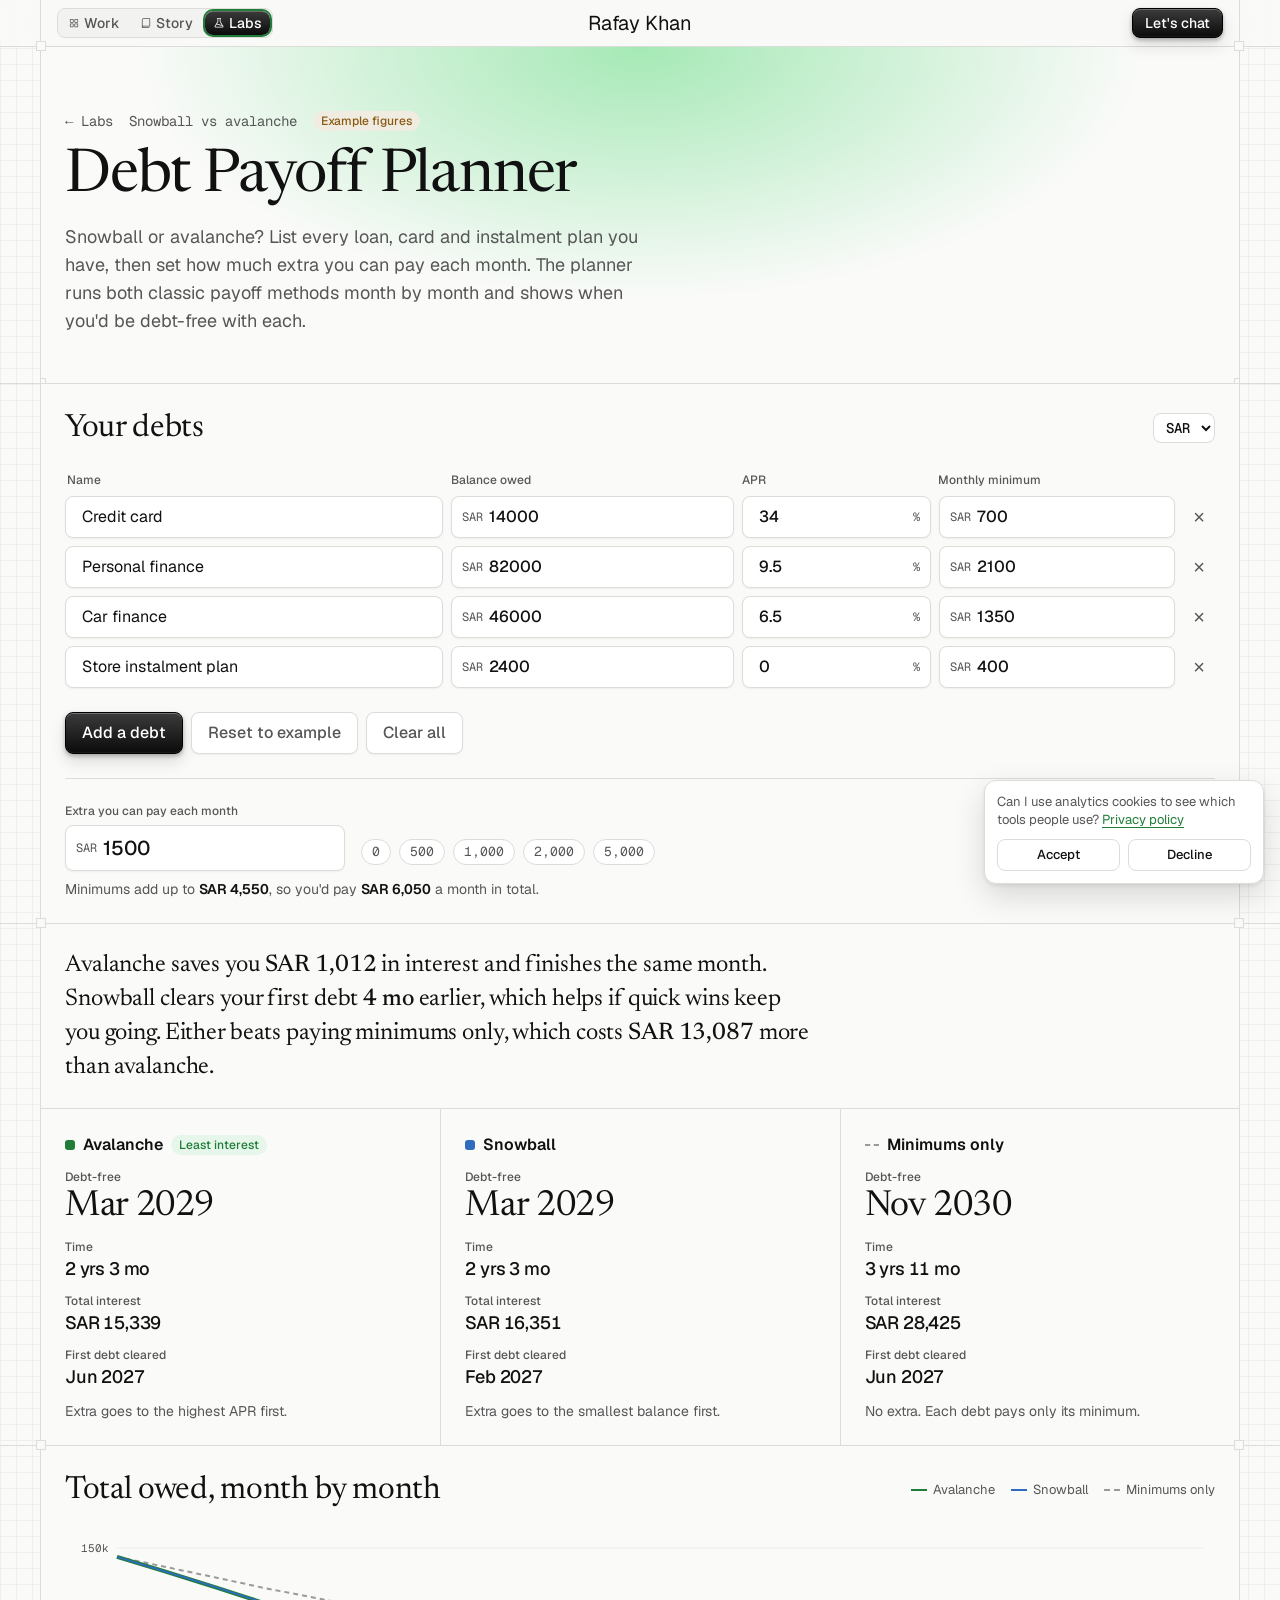
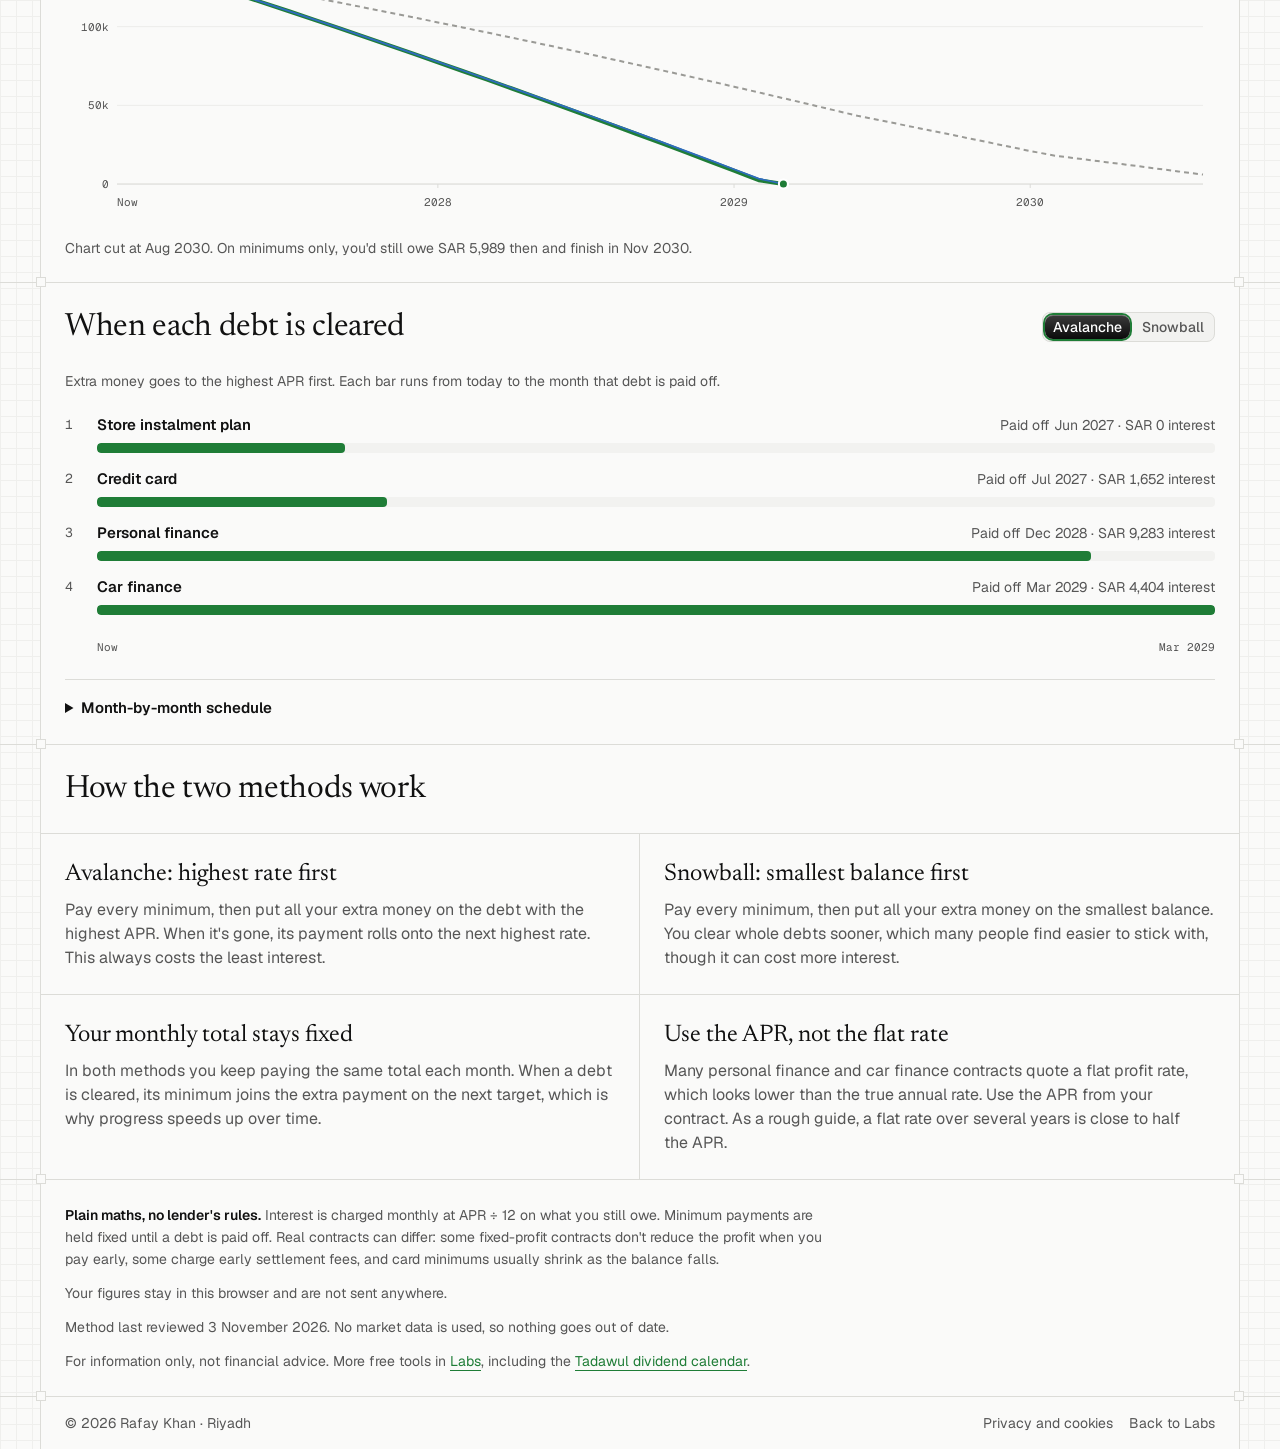
<file: labs/debt-payoff/index.html>
<!doctype html>
<html lang="en">
<head>
<meta charset="utf-8">
<meta name="viewport" content="width=device-width, initial-scale=1, viewport-fit=cover">
<meta http-equiv="Content-Security-Policy" content="default-src 'self'; script-src 'self' 'unsafe-inline' https://www.googletagmanager.com; style-src 'self' 'unsafe-inline'; font-src 'self'; img-src 'self' data: https://*.google-analytics.com https://*.googletagmanager.com https://*.g.doubleclick.net https://*.google.com; connect-src 'self' https://*.google-analytics.com https://*.analytics.google.com https://*.googletagmanager.com https://*.g.doubleclick.net https://*.google.com; object-src 'none'; base-uri 'self'; form-action 'self'; upgrade-insecure-requests">
<meta name="referrer" content="strict-origin-when-cross-origin">
<title>Debt Payoff Planner: snowball vs avalanche calculator</title>
<meta name="description" content="Free debt payoff calculator. Compare snowball and avalanche for your loans, cards and instalment plans, and see your debt-free date. In English, in your browser.">
<link rel="canonical" href="https://rafkhan.com/labs/debt-payoff/">
<meta property="og:type" content="website">
<meta property="og:site_name" content="Rafay Khan">
<meta property="og:title" content="Debt Payoff Planner: snowball vs avalanche">
<meta property="og:description" content="Compare snowball and avalanche payoff across all your debts, month by month, and see when you'd be debt-free. Free and private.">
<meta property="og:url" content="https://rafkhan.com/labs/debt-payoff/">
<meta property="og:image" content="https://rafkhan.com/og/debt-payoff.png">
<meta property="og:image:width" content="1200">
<meta property="og:image:height" content="630">
<meta property="og:image:alt" content="Debt Payoff Planner: compare snowball and avalanche, by Rafay Khan">
<meta property="og:locale" content="en_US">
<meta name="twitter:card" content="summary_large_image">
<script type="application/ld+json">
{"@context":"https://schema.org","@graph":[
{"@type":"WebApplication","name":"Debt Payoff Planner","url":"https://rafkhan.com/labs/debt-payoff/","description":"Compare the snowball and avalanche debt payoff methods across all your loans, cards and instalment plans, with a debt-free date, total interest and a payoff timeline.","applicationCategory":"FinanceApplication","operatingSystem":"Any","inLanguage":"en","isAccessibleForFree":true,"offers":{"@type":"Offer","price":"0","priceCurrency":"SAR"},"author":{"@type":"Person","name":"Rafay Khan","url":"https://rafkhan.com/","sameAs":["https://www.linkedin.com/in/rafekhan"]}},
{"@type":"BreadcrumbList","itemListElement":[
{"@type":"ListItem","position":1,"name":"Rafay Khan","item":"https://rafkhan.com/"},
{"@type":"ListItem","position":2,"name":"Labs","item":"https://rafkhan.com/#labs"},
{"@type":"ListItem","position":3,"name":"Debt Payoff Planner","item":"https://rafkhan.com/labs/debt-payoff/"}]}
]}
</script>
<script src="/analytics.js" defer></script>
<link rel="preload" href="/fonts/geist-latin.woff2" as="font" type="font/woff2" crossorigin>
<link rel="stylesheet" href="/fonts/fonts.css">
<style>
/* Fallback sized like Geist so text does not reflow when the web font arrives. */
@font-face { font-family: "Geist Fallback"; src: local("Arial"), local("Liberation Sans"), local("Helvetica"); size-adjust: 102.6%; }
/* Layout: same drafting board as rafkhan.com. Grid paper ground, one framed 1200px column ruled into bands with corner ticks, serif display over Geist, glossy black controls. Bands: hero, your debts, verdict, balance chart, payoff timeline, how it works, notes. */
:root {
  --bg: #fafaf9; --paper-line: #efefed; --surface: #ffffff; --raised: #f2f2f0;
  --ink: #111111; --muted: #565656; --line: #dcdcd8; --grid: #ececea;
  --accent: #1f7d37; --accent-soft: #e6f6ea; --glow: rgba(48, 209, 88, 0.42);
  --s-av: #1f7d37; --s-sb: #2f6bbf; --s-min: #9a9a96;
  --warn: #8a5a12; --warn-soft: #f1ece1;
  --serif: "Newsreader", "Iowan Old Style", Georgia, serif;
  --font: "Geist", "Geist Fallback", ui-sans-serif, system-ui, "Segoe UI", sans-serif;
  --mono: "Geist Mono", ui-monospace, "SFMono-Regular", Menlo, monospace;
  --ease: cubic-bezier(0.22, 1, 0.36, 1);
  --frame: 1200px;
}
@media (prefers-color-scheme: dark) {
  :root:not([data-theme="light"]) {
    --bg: #131313; --paper-line: #1c1c1c; --surface: #1f1f1f; --raised: #272727; --ink: #f4f4f4; --muted: #a3a3a3; --line: #313131; --grid: #262626;
    --accent: #30d158; --accent-soft: #1d2a20; --glow: rgba(48, 209, 88, 0.22); --s-av: #22a845; --s-sb: #4a86e8; --s-min: #6b6b6b;
    --warn: #e0ae55; --warn-soft: #24211b; color-scheme: dark;
  }
}
:root[data-theme="dark"] {
  --bg: #131313; --paper-line: #1c1c1c; --surface: #1f1f1f; --raised: #272727; --ink: #f4f4f4; --muted: #a3a3a3; --line: #313131; --grid: #262626;
  --accent: #30d158; --accent-soft: #1d2a20; --glow: rgba(48, 209, 88, 0.22); --s-av: #22a845; --s-sb: #4a86e8; --s-min: #6b6b6b;
  --warn: #e0ae55; --warn-soft: #24211b; color-scheme: dark;
}
* { box-sizing: border-box; }
[hidden] { display: none !important; }
body { margin: 0; background-color: var(--bg); background-image: linear-gradient(var(--paper-line) 1px, transparent 1px), linear-gradient(90deg, var(--paper-line) 1px, transparent 1px); background-size: 16px 16px;
  color: var(--ink); font: 400 16px/24px var(--font); -webkit-font-smoothing: antialiased; }
body::before { content: ""; position: fixed; inset: 0 0 auto; height: env(safe-area-inset-top, 0px); z-index: 30; background: var(--bg); }
h1, h2, h3 { text-wrap: balance; }
p { text-wrap: pretty; }
a { color: var(--accent); text-underline-offset: 4px; }
:focus-visible { outline: 2px solid var(--accent); outline-offset: 2px; border-radius: 8px; }
.ico { width: 16px; height: 16px; flex: none; }
.num, input[type="number"] { font-variant-numeric: tabular-nums; }

/* framed column, ruled bands, corner ticks */
.band { border-bottom: 1px solid var(--line); }
.col { max-width: var(--frame); margin: 0 auto; border-left: 1px solid var(--line); border-right: 1px solid var(--line); position: relative; background-color: var(--bg); }
.band > .col::before, .band > .col::after { content: ""; position: absolute; bottom: -5px; width: 8px; height: 8px; border: 1px solid var(--line); background: var(--bg); z-index: 2; }
.band > .col::before { left: -5px; } .band > .col::after { right: -5px; }
.pad { padding: 24px; display: grid; gap: 24px; min-width: 0; }
@media (max-width: 1232px) { .col { margin: 0 16px; } }
@media (max-width: 480px) { .col { margin: 0 8px; } .pad { padding: 16px; gap: 20px; } }

/* glossy controls */
.gloss { display: inline-flex; align-items: center; gap: 8px; padding: 8px 16px; border-radius: 8px; font: 500 16px/24px var(--font); color: #ffffff; text-decoration: none; cursor: pointer;
  background: linear-gradient(#3b3b3b, #0b0b0b); border: 1px solid #000000;
  box-shadow: inset 0 1px 0 rgba(255,255,255,0.28), inset 0 -1px 0 rgba(255,255,255,0.06), 0 2px 4px rgba(0,0,0,0.28), 0 8px 16px rgba(0,0,0,0.12);
  transition: transform 300ms var(--ease), box-shadow 300ms var(--ease); }
.gloss:hover { transform: translateY(-2px); box-shadow: inset 0 1px 0 rgba(255,255,255,0.32), 0 4px 8px rgba(0,0,0,0.3), 0 12px 24px rgba(0,0,0,0.16); }
.gloss:active { transform: scale(0.98); }
.gloss.sm { padding: 4px 12px; font-size: 14px; line-height: 20px; }
.gloss .ico { width: 12px; height: 12px; opacity: 0.8; }
.chipbtn { display: inline-flex; align-items: center; gap: 12px; padding: 8px 16px; border-radius: 8px; border: 1px solid var(--line); background: var(--surface); color: var(--ink); text-decoration: none; font: 500 16px/24px var(--font);
  box-shadow: 0 1px 2px rgba(0,0,0,0.06); transition: transform 300ms var(--ease), border-color 300ms var(--ease); }
.chipbtn:hover { transform: translateY(-2px); border-color: var(--muted); }
.chipbtn .ico { color: var(--muted); }
button.chipbtn { cursor: pointer; }
.chipbtn.quiet { color: var(--muted); }

/* top bar, same as the home page */
.bar { position: sticky; top: env(safe-area-inset-top, 0px); z-index: 20; background: color-mix(in srgb, var(--bg) 86%, transparent); backdrop-filter: blur(12px); -webkit-backdrop-filter: blur(12px); }
.bar .col { display: grid; grid-template-columns: 1fr auto 1fr; align-items: center; gap: 16px; padding: 8px 16px; background: transparent; }
.seg { display: inline-flex; gap: 4px; padding: 2px; border-radius: 8px; border: 1px solid var(--line); background: var(--raised); justify-self: start; }
.seg a, .seg button { display: inline-flex; align-items: center; gap: 4px; padding: 2px 8px; border-radius: 8px; border: 0; background: transparent; font: 500 14px/20px var(--font); color: var(--muted); text-decoration: none; cursor: pointer; transition: color 300ms var(--ease); }
.seg a:hover, .seg button:hover { color: var(--ink); }
.seg a[aria-current="true"], .seg button[aria-pressed="true"] { color: #ffffff; background: linear-gradient(#3b3b3b, #0b0b0b); box-shadow: 0 0 0 2px var(--accent), inset 0 1px 0 rgba(255,255,255,0.25); }
.seg .ico { width: 12px; height: 12px; }
.brand { font: 400 20px/28px var(--font); color: var(--ink); text-decoration: none; letter-spacing: -0.01em; white-space: nowrap; }
.right { justify-self: end; display: flex; gap: 8px; align-items: center; }
@media (max-width: 480px) { .seg .ico { display: none; } .seg a { padding: 2px 6px; } .bar .brand { display: none; } .bar .col { grid-template-columns: 1fr auto; } }
@media (max-width: 560px) { .brand { font-size: 16px; line-height: 24px; } .bar .col { gap: 8px; padding: 8px; } }

/* hero */
.hero .col { padding: 64px 24px 48px; display: grid; gap: 16px; overflow: hidden; }
.hero .col > .glow { position: absolute; inset: 0 0 auto 0; height: 360px; pointer-events: none; background: radial-gradient(ellipse 60% 100% at 50% 0%, var(--glow), transparent 70%); }
.eyebrow { display: flex; flex-wrap: wrap; align-items: center; gap: 8px 16px; font: 400 14px/20px var(--mono); color: var(--muted); position: relative; }
.back { color: var(--muted); text-decoration: none; } .back:hover { color: var(--ink); }
.badge { font: 500 12px/16px var(--font); padding: 2px 8px; border-radius: 9999px; background: var(--warn-soft); color: var(--warn); }
h1 { margin: 0; font: 400 60px/1 var(--serif); letter-spacing: -0.02em; position: relative; }
.lede { margin: 0; max-width: 600px; color: var(--muted); font-size: 18px; line-height: 28px; position: relative; }
@media (max-width: 860px) { .hero .col { padding: 48px 16px 32px; } h1 { font-size: 44px; } }

/* section heads */
.shead { display: flex; justify-content: space-between; align-items: center; gap: 12px 16px; flex-wrap: wrap; }
h2 { margin: 0; font: 400 32px/40px var(--serif); letter-spacing: -0.01em; }
.note { font-size: 14px; line-height: 20px; color: var(--muted); margin: 0; }
.lbl, .dhead span, .mlabel { font: 500 12px/16px var(--font); color: var(--muted); }

/* debt editor */
.debts { display: grid; gap: 8px; }
.dhead, .drow { display: grid; grid-template-columns: minmax(0, 1.6fr) minmax(0, 1.2fr) minmax(0, .8fr) minmax(0, 1fr) 32px; gap: 8px; align-items: center; }
.dhead { padding: 0 2px; }
.input { display: flex; align-items: center; border: 1px solid var(--line); border-radius: 8px; background: var(--surface); padding: 0 10px; min-width: 0; box-shadow: 0 1px 2px rgba(0,0,0,0.05); }
.input:focus-within { border-color: var(--accent); }
.input span { color: var(--muted); font: 400 12px/16px var(--mono); }
.input input { flex: 1; min-width: 0; width: 100%; border: 0; background: transparent; color: var(--ink); font: 500 16px/24px var(--font); padding: 8px 6px; outline: none; }
.input input.name { font-weight: 400; }
.input input::-webkit-outer-spin-button, .input input::-webkit-inner-spin-button { -webkit-appearance: none; margin: 0; }
.input input[type="number"] { -moz-appearance: textfield; }
.drow.bad .input.minbox { border-color: var(--warn); }
.del { width: 32px; height: 32px; border: 0; border-radius: 8px; background: transparent; color: var(--muted); font-size: 20px; cursor: pointer; display: grid; place-items: center; }
.del:hover { background: var(--raised); color: var(--ink); }
.mlabel { display: none; }
.btnrow { display: flex; gap: 8px; flex-wrap: wrap; align-items: center; }
select.cur { font: 500 14px/20px var(--mono); border: 1px solid var(--line); background: var(--surface); color: var(--ink); border-radius: 8px; padding: 4px 8px; }
.extra { display: grid; grid-template-columns: minmax(0, 280px) 1fr; gap: 8px 16px; align-items: end; border-top: 1px solid var(--line); padding-top: 24px; }
.extra .field { display: grid; gap: 6px; }
.extra .input input { font-size: 20px; line-height: 28px; }
.chips { display: flex; flex-wrap: wrap; gap: 8px; padding-bottom: 6px; }
.chips button { font: 400 13px/18px var(--mono); border: 1px solid var(--line); background: var(--surface); color: var(--muted); border-radius: 9999px; padding: 3px 10px; cursor: pointer; }
.chips button:hover { color: var(--ink); border-color: var(--muted); }
.budgetline { font-size: 14px; line-height: 20px; color: var(--muted); grid-column: 1 / -1; margin: 0; min-height: 20px; }
.budgetline b { color: var(--ink); font-weight: 600; font-variant-numeric: tabular-nums; }
.warnbox { background: var(--warn-soft); color: var(--warn); border-radius: 8px; padding: 12px 16px; font-size: 14px; line-height: 20px; }

/* verdict and comparison cells */
.verdict { margin: 0; padding: 24px; max-width: 820px; min-height: 150px; font: 400 24px/34px var(--serif); letter-spacing: -0.005em; }
.verdict b { font-weight: 500; font-variant-numeric: tabular-nums; }
.compare { display: grid; grid-template-columns: repeat(3, minmax(0, 1fr)); border-top: 1px solid var(--line); min-height: 300px; }
.mcol { padding: 24px; display: grid; gap: 12px; align-content: start; min-width: 0; }
.mcol + .mcol { border-left: 1px solid var(--line); }
.mcol .name { display: flex; align-items: center; gap: 8px; font-weight: 600; flex-wrap: wrap; }
.mcol .name i { width: 10px; height: 10px; border-radius: 3px; flex: none; }
.mcol .name i.dash { width: 14px; height: 0; border-top: 2px dashed var(--s-min); border-radius: 0; }
.pill { font: 500 12px/16px var(--font); padding: 2px 8px; border-radius: 9999px; background: var(--accent-soft); color: var(--accent); }
.kv { display: grid; gap: 2px; }
.kv .k { font: 500 12px/16px var(--font); color: var(--muted); }
.kv .v { font: 400 36px/40px var(--serif); letter-spacing: -0.01em; }
.kv .v.sm { font: 500 18px/24px var(--font); letter-spacing: -0.01em; font-variant-numeric: tabular-nums; }
.mcol .desc { font-size: 14px; line-height: 20px; color: var(--muted); margin: 0; }

/* chart */
.legend { display: flex; flex-wrap: wrap; gap: 16px; font-size: 13px; color: var(--muted); }
.legend span { display: inline-flex; align-items: center; gap: 6px; }
.legend i { display: inline-block; width: 16px; height: 0; border-top: 2px solid; }
.chartbox { position: relative; min-width: 0; min-height: 230px; }
.chartbox svg { display: block; width: 100%; height: auto; overflow: visible; touch-action: pan-y; }
.chartbox text { fill: var(--muted); font-family: var(--mono); font-size: 11px; }
.tip { position: absolute; top: 0; pointer-events: none; background: var(--surface); border: 1px solid var(--line); border-radius: 8px; padding: 8px 10px; font-size: 12px; line-height: 18px; box-shadow: 0 4px 14px rgba(0,0,0,.12); display: grid; gap: 3px; min-width: 180px; }
.tip .t { font-weight: 600; }
.tip .r { display: flex; justify-content: space-between; gap: 12px; color: var(--muted); white-space: nowrap; }
.tip .r b { color: var(--ink); font-variant-numeric: tabular-nums; font-weight: 600; }
.tip .r i { display: inline-block; width: 8px; height: 8px; border-radius: 2px; margin-right: 6px; }

/* timeline */
.tl { display: grid; gap: 16px; min-height: 180px; }
.tlrow { display: grid; grid-template-columns: 24px minmax(0, 1fr); gap: 8px; align-items: start; }
.tlrow .ord { font: 400 13px/20px var(--mono); color: var(--muted); }
.tlrow .top { display: flex; justify-content: space-between; gap: 4px 12px; font-size: 15px; line-height: 20px; flex-wrap: wrap; }
.tlrow .top b { font-weight: 600; }
.tlrow .top span { color: var(--muted); font-variant-numeric: tabular-nums; font-size: 14px; }
.track { height: 10px; background: var(--raised); border-radius: 4px; margin-top: 8px; position: relative; overflow: hidden; }
.track i { position: absolute; top: 0; bottom: 0; left: 0; border-radius: 4px; }
.track i.focus { background: var(--s-av); }
.track.sb i.focus { background: var(--s-sb); }
.tlaxis { display: flex; justify-content: space-between; font: 400 11px/16px var(--mono); color: var(--muted); padding-left: 32px; }
details { border-top: 1px solid var(--line); padding-top: 16px; }
summary { cursor: pointer; font-weight: 600; font-size: 15px; }
.tablewrap { overflow: auto; margin-top: 12px; max-height: 420px; border: 1px solid var(--line); border-radius: 8px; background: var(--surface); }
table { border-collapse: collapse; width: 100%; font-size: 13px; font-variant-numeric: tabular-nums; }
th, td { padding: 8px 12px; text-align: right; white-space: nowrap; border-bottom: 1px solid var(--line); }
th:first-child, td:first-child { text-align: left; }
thead th { position: sticky; top: 0; background: var(--raised); font-weight: 500; font-size: 12px; color: var(--muted); }
td.done { color: var(--accent); font-weight: 600; }
td.zero { color: var(--muted); }

/* how it works */
.how { display: grid; grid-template-columns: repeat(2, minmax(0, 1fr)); }
.how > div { padding: 24px; display: grid; gap: 8px; align-content: start; border-top: 1px solid var(--line); }
.how > div:nth-child(odd) { border-right: 1px solid var(--line); }
.how h3 { margin: 0; font: 400 24px/32px var(--serif); }
.how p { margin: 0; color: var(--muted); }

/* notes and footer */
.notes { display: grid; gap: 12px; max-width: 760px; font-size: 14px; line-height: 22px; color: var(--muted); }
.notes p { margin: 0; }
.notes strong { color: var(--ink); font-weight: 600; }
.fine .col { display: flex; flex-wrap: wrap; justify-content: space-between; gap: 16px; padding: 16px 24px; color: var(--muted); font-size: 14px; line-height: 20px; }
.fine a { color: var(--muted); text-decoration: none; } .fine a:hover { color: var(--ink); }

@media (max-width: 760px) {
  .dhead { display: none; }
  .drow { grid-template-columns: minmax(0, 1fr) minmax(0, 1fr) minmax(0, 1fr) 32px; background: var(--raised); border-radius: 12px; padding: 10px; row-gap: 8px; }
  .drow .c-name { grid-column: 1 / 4; }
  .drow .del { grid-column: 4; grid-row: 1; }
  .drow .c-bal, .drow .c-apr, .drow .c-min { display: grid; gap: 4px; }
  .drow .c-min { grid-column: 3 / 5; }
  .drow .cur-l { display: none; }
  .mlabel { display: block; }
  .extra { grid-template-columns: 1fr; }
  .compare { grid-template-columns: minmax(0, 1fr); min-height: 0; }
  .mcol { padding: 16px; }
  .mcol + .mcol { border-left: 0; border-top: 1px solid var(--line); }
  .verdict { padding: 16px; font-size: 20px; line-height: 28px; min-height: 160px; }
  .how { grid-template-columns: minmax(0, 1fr); }
  .how > div { padding: 16px; }
  .how > div:nth-child(odd) { border-right: 0; }
  h2 { font-size: 28px; line-height: 36px; }
}
@media (prefers-reduced-motion: no-preference) { .track i { transition: width .35s ease; } }
@media (prefers-reduced-motion: reduce) { * { transition: none !important; } }
</style>
<link rel="icon" href="/favicon.ico" sizes="48x48">
<link rel="icon" href="/icon-192.png" type="image/png" sizes="192x192">
<link rel="apple-touch-icon" href="/apple-touch-icon.png">
</head>
<body>

<header class="bar band">
  <div class="col">
    <nav class="seg" aria-label="Main"><a href="/#work"><svg class="ico" viewBox="0 0 256 256" fill="currentColor" aria-hidden="true"><path d="M104,40H56A16,16,0,0,0,40,56v48a16,16,0,0,0,16,16h48a16,16,0,0,0,16-16V56A16,16,0,0,0,104,40Zm0,64H56V56h48Zm96-64H152a16,16,0,0,0-16,16v48a16,16,0,0,0,16,16h48a16,16,0,0,0,16-16V56A16,16,0,0,0,200,40Zm0,64H152V56h48Zm-96,32H56a16,16,0,0,0-16,16v48a16,16,0,0,0,16,16h48a16,16,0,0,0,16-16V152A16,16,0,0,0,104,136Zm0,64H56V152h48Zm96-64H152a16,16,0,0,0-16,16v48a16,16,0,0,0,16,16h48a16,16,0,0,0,16-16V152A16,16,0,0,0,200,136Zm0,64H152V152h48Z"/></svg>Work</a><a href="/#story"><svg class="ico" viewBox="0 0 256 256" fill="currentColor" aria-hidden="true"><path d="M208,24H72A32,32,0,0,0,40,56V224a8,8,0,0,0,8,8H192a8,8,0,0,0,0-16H56a16,16,0,0,1,16-16H208a8,8,0,0,0,8-8V32A8,8,0,0,0,208,24Zm-8,160H72a31.82,31.82,0,0,0-16,4.29V56A16,16,0,0,1,72,40H200Z"/></svg>Story</a><a href="/#labs" aria-current="true"><svg class="ico" viewBox="0 0 256 256" fill="currentColor" aria-hidden="true"><path d="M221.69,199.77,160,96.92V40h8a8,8,0,0,0,0-16H88a8,8,0,0,0,0,16h8V96.92L34.31,199.77A16,16,0,0,0,48,224H208a16,16,0,0,0,13.72-24.23ZM110.86,103.25A7.93,7.93,0,0,0,112,99.14V40h32V99.14a7.93,7.93,0,0,0,1.14,4.11L183.36,167c-12,2.37-29.07,1.37-51.75-10.11-15.91-8.05-31.05-12.32-45.22-12.81ZM48,208l28.54-47.58c14.25-1.74,30.31,1.85,47.82,10.72,19,9.61,35,12.88,48,12.88a69.89,69.89,0,0,0,19.55-2.7L208,208Z"/></svg>Labs</a></nav>
    <a class="brand" href="/">Rafay Khan</a>
    <div class="right"><a class="gloss sm" href="https://www.linkedin.com/in/rafekhan" target="_blank" rel="noopener">Let's chat</a></div>
  </div>
</header>

<main id="main">
  <section class="hero band">
    <div class="col">
      <div class="glow" aria-hidden="true"></div>
      <div class="eyebrow"><a class="back" href="/#labs">← Labs</a><span>Snowball vs avalanche</span><span class="badge" id="example-badge">Example figures</span></div>
      <h1>Debt Payoff Planner</h1>
      <p class="lede">Snowball or avalanche? List every loan, card and instalment plan you have, then set how much extra you can pay each month. The planner runs both classic payoff methods month by month and shows when you'd be debt-free with each.</p>
    </div>
  </section>

  <section class="band" aria-label="Your debts">
    <div class="col pad">
      <div class="shead">
        <h2>Your debts</h2>
        <select class="cur" id="currency" aria-label="Currency">
          <option>SAR</option><option>AED</option><option>QAR</option><option>KWD</option><option>BHD</option><option>OMR</option><option>USD</option><option>GBP</option><option>EUR</option>
        </select>
      </div>
      <div class="debts">
        <div class="dhead" aria-hidden="true"><span>Name</span><span>Balance owed</span><span>APR</span><span>Monthly minimum</span><span></span></div>
        <div id="rows" class="debts"></div>
      </div>
      <div class="btnrow">
        <button type="button" class="gloss" id="add">Add a debt</button>
        <button type="button" class="chipbtn quiet" id="reset">Reset to example</button>
        <button type="button" class="chipbtn quiet" id="clear">Clear all</button>
      </div>
      <div class="extra">
        <div class="field">
          <label class="lbl" for="extra">Extra you can pay each month</label>
          <div class="input"><span class="cur-l">SAR</span><input id="extra" type="number" inputmode="decimal" min="0" step="100" value="1500"></div>
        </div>
        <div class="chips" id="extra-chips">
          <button type="button" data-v="0">0</button><button type="button" data-v="500">500</button><button type="button" data-v="1000">1,000</button><button type="button" data-v="2000">2,000</button><button type="button" data-v="5000">5,000</button>
        </div>
        <p class="budgetline" id="budgetline"></p>
      </div>
      <div class="warnbox" id="warn" hidden></div>
    </div>
  </section>

  <section class="band" aria-label="Comparison" id="results">
    <div class="col">
      <p class="verdict" id="verdict"></p>
      <div class="compare" id="compare"></div>
    </div>
  </section>

  <section class="band" aria-label="Balance over time">
    <div class="col pad">
      <div class="shead">
        <h2>Total owed, month by month</h2>
        <div class="legend">
          <span><i style="border-color: var(--s-av)"></i>Avalanche</span>
          <span><i style="border-color: var(--s-sb)"></i>Snowball</span>
          <span><i style="border-color: var(--s-min); border-top-style: dashed"></i>Minimums only</span>
        </div>
      </div>
      <div class="chartbox" id="chartbox">
        <svg id="chart" viewBox="0 0 760 280" role="img" aria-label="Line chart of total debt remaining over time for each method"></svg>
        <div class="tip" id="tip" hidden></div>
      </div>
      <p class="note" id="chartnote"></p>
    </div>
  </section>

  <section class="band" aria-label="Payoff timeline">
    <div class="col pad">
      <div class="shead">
        <h2>When each debt is cleared</h2>
        <div class="seg" role="group" aria-label="Method">
          <button type="button" id="m-av" aria-pressed="true">Avalanche</button>
          <button type="button" id="m-sb" aria-pressed="false">Snowball</button>
        </div>
      </div>
      <p class="note" id="tlnote"></p>
      <div class="tl" id="timeline"></div>
      <div class="tlaxis" id="tlaxis"></div>
      <details>
        <summary>Month-by-month schedule</summary>
        <div class="tablewrap"><table id="sched"></table></div>
      </details>
    </div>
  </section>

  <section class="band" aria-label="How it works">
    <div class="col">
      <div class="pad"><h2>How the two methods work</h2></div>
      <div class="how">
        <div>
          <h3>Avalanche: highest rate first</h3>
          <p>Pay every minimum, then put all your extra money on the debt with the highest APR. When it's gone, its payment rolls onto the next highest rate. This always costs the least interest.</p>
        </div>
        <div>
          <h3>Snowball: smallest balance first</h3>
          <p>Pay every minimum, then put all your extra money on the smallest balance. You clear whole debts sooner, which many people find easier to stick with, though it can cost more interest.</p>
        </div>
        <div>
          <h3>Your monthly total stays fixed</h3>
          <p>In both methods you keep paying the same total each month. When a debt is cleared, its minimum joins the extra payment on the next target, which is why progress speeds up over time.</p>
        </div>
        <div>
          <h3>Use the APR, not the flat rate</h3>
          <p>Many personal finance and car finance contracts quote a flat profit rate, which looks lower than the true annual rate. Use the APR from your contract. As a rough guide, a flat rate over several years is close to half the APR.</p>
        </div>
      </div>
    </div>
  </section>

  <section class="band">
    <div class="col pad">
      <div class="notes">
        <p><strong>Plain maths, no lender's rules.</strong> Interest is charged monthly at APR ÷ 12 on what you still owe. Minimum payments are held fixed until a debt is paid off. Real contracts can differ: some fixed-profit contracts don't reduce the profit when you pay early, some charge early settlement fees, and card minimums usually shrink as the balance falls.</p>
        <p>Your figures stay in this browser and are not sent anywhere.</p>
        <p>Method last reviewed 3 November 2026. No market data is used, so nothing goes out of date.</p>
        <p>For information only, not financial advice. More free tools in <a href="/#labs">Labs</a>, including the <a href="/labs/tadawul-dividends/">Tadawul dividend calendar</a>.</p>
      </div>
    </div>
  </section>
</main>

<footer class="fine"><div class="col"><span>© <span id="year">2026</span> Rafay Khan · Riyadh</span><a href="/#labs">Back to Labs</a></div></footer>

<script>
(() => {
  const $ = id => document.getElementById(id);
  const EXAMPLE = [
    { name: "Credit card", bal: 14000, apr: 34, min: 700 },
    { name: "Personal finance", bal: 82000, apr: 9.5, min: 2100 },
    { name: "Car finance", bal: 46000, apr: 6.5, min: 1350 },
    { name: "Store instalment plan", bal: 2400, apr: 0, min: 400 },
  ];
  const KEY = "debt-planner-v1";
  let state = { cur: "SAR", extra: 1500, debts: EXAMPLE.map(d => ({ ...d })), example: true, method: "av" };
  try { const s = JSON.parse(localStorage.getItem(KEY) || "null"); if (s && Array.isArray(s.debts)) state = { ...state, ...s }; } catch (e) {}
  const save = () => { try { localStorage.setItem(KEY, JSON.stringify(state)); } catch (e) {} };

  const nf0 = new Intl.NumberFormat("en-US", { maximumFractionDigits: 0 });
  const money = v => state.cur + " " + nf0.format(Math.round(v));
  const start = new Date(); start.setDate(1); start.setMonth(start.getMonth() + 1);
  const monthDate = m => { const d = new Date(start); d.setMonth(d.getMonth() + m - 1); return d; };
  const mLabel = m => monthDate(m).toLocaleDateString("en-GB", { month: "short", year: "numeric" });
  const dur = m => { const y = Math.floor(m / 12), r = m % 12; return [y ? y + (y === 1 ? " yr" : " yrs") : "", r ? r + " mo" : ""].filter(Boolean).join(" ") || "0 mo"; };
  const esc = s => String(s).replace(/[&<>"]/g, c => ({ "&": "&amp;", "<": "&lt;", ">": "&gt;", '"': "&quot;" }[c]));

  // ---------- Maths ----------
  const CAP = 600; // 50 years
  function simulate(debts, extra, method) {
    const n = debts.length;
    const bal = debts.map(d => d.bal), paidOff = Array(n).fill(null), intPaid = Array(n).fill(0);
    const budget = debts.reduce((s, d) => s + d.min, 0) + extra;
    const totals = [bal.reduce((a, b) => a + b, 0)], rows = [];
    let interest = 0, m = 0;
    const live = () => bal.some(b => b > 0.005);
    while (live() && m < CAP) {
      m++;
      const pay = Array(n).fill(0);
      for (let i = 0; i < n; i++) if (bal[i] > 0.005) { const it = bal[i] * debts[i].apr / 1200; bal[i] += it; interest += it; intPaid[i] += it; }
      let spent = 0;
      for (let i = 0; i < n; i++) if (bal[i] > 0.005) { const p = Math.min(debts[i].min, bal[i]); bal[i] -= p; pay[i] += p; spent += p; }
      if (method !== "min") {
        let left = budget - spent;
        const order = [...Array(n).keys()].filter(i => bal[i] > 0.005).sort(method === "av"
          ? (a, b) => debts[b].apr - debts[a].apr || bal[a] - bal[b]
          : (a, b) => bal[a] - bal[b] || debts[b].apr - debts[a].apr);
        for (const i of order) { if (left <= 0.005) break; const p = Math.min(left, bal[i]); bal[i] -= p; pay[i] += p; left -= p; }
      }
      for (let i = 0; i < n; i++) { if (bal[i] <= 0.005) bal[i] = 0; if (bal[i] === 0 && paidOff[i] === null && debts[i].bal > 0) paidOff[i] = m; }
      totals.push(bal.reduce((a, b) => a + b, 0));
      rows.push({ m, pay, bal: bal.slice() });
    }
    for (let i = 0; i < n; i++) if (debts[i].bal <= 0) paidOff[i] = 0;
    return { months: m, done: !live(), interest, totals, rows, paidOff, intPaid, budget, firstClear: Math.min(...paidOff.filter(x => x !== null && x > 0), Infinity) };
  }

  // ---------- Inputs ----------
  function rowHTML(d, i) {
    return `<div class="drow" data-i="${i}">
      <div class="c-name"><div class="input"><input class="name" data-k="name" aria-label="Debt name" value="${esc(d.name)}" placeholder="e.g. Credit card"></div></div>
      <div class="c-bal"><span class="mlabel">Balance</span><div class="input"><span class="cur-l">${state.cur}</span><input type="number" inputmode="decimal" min="0" step="100" data-k="bal" aria-label="Balance owed" value="${d.bal}"></div></div>
      <div class="c-apr"><span class="mlabel">APR</span><div class="input"><input type="number" inputmode="decimal" min="0" max="200" step="0.1" data-k="apr" aria-label="APR percent" value="${d.apr}"><span>%</span></div></div>
      <div class="c-min"><span class="mlabel">Monthly min</span><div class="input minbox"><span class="cur-l">${state.cur}</span><input type="number" inputmode="decimal" min="0" step="50" data-k="min" aria-label="Monthly minimum" value="${d.min}"></div></div>
      <button type="button" class="del" aria-label="Remove ${esc(d.name || "debt")}" data-del="${i}">×</button>
    </div>`;
  }
  function renderRows() {
    $("rows").innerHTML = state.debts.map(rowHTML).join("");
    $("example-badge").hidden = !state.example;
    $("currency").value = state.cur;
    $("extra").value = state.extra;
  }
  $("rows").addEventListener("input", e => {
    const k = e.target.dataset.k; if (!k) return;
    const i = +e.target.closest(".drow").dataset.i;
    state.debts[i][k] = k === "name" ? e.target.value : Math.max(0, parseFloat(e.target.value) || 0);
    state.example = false; $("example-badge").hidden = true;
    compute();
  });
  $("rows").addEventListener("click", e => {
    const b = e.target.closest("[data-del]"); if (!b) return;
    state.debts.splice(+b.dataset.del, 1); state.example = false; renderRows(); compute();
  });
  $("add").onclick = () => {
    state.debts.push({ name: "Debt " + (state.debts.length + 1), bal: 5000, apr: 15, min: 250 });
    state.example = false; renderRows(); compute();
    const ins = $("rows").querySelectorAll("input.name"); ins[ins.length - 1].select();
  };
  $("reset").onclick = () => { state.debts = EXAMPLE.map(d => ({ ...d })); state.extra = 1500; state.example = true; renderRows(); compute(); };
  $("clear").onclick = () => { state.debts = [{ name: "", bal: 0, apr: 0, min: 0 }]; state.example = false; renderRows(); compute(); };
  $("currency").onchange = e => { state.cur = e.target.value; document.querySelectorAll(".cur-l").forEach(s => s.textContent = state.cur); compute(); };
  $("extra").addEventListener("input", e => { state.extra = Math.max(0, parseFloat(e.target.value) || 0); compute(); });
  $("extra-chips").addEventListener("click", e => { const b = e.target.closest("button"); if (!b) return; state.extra = +b.dataset.v; $("extra").value = state.extra; compute(); });
  ["av", "sb"].forEach(k => $("m-" + k).onclick = () => { state.method = k; $("m-av").setAttribute("aria-pressed", k === "av"); $("m-sb").setAttribute("aria-pressed", k === "sb"); compute(); });

  // ---------- Output ----------
  let R = null;
  function compute() {
    save();
    const debts = state.debts.filter(d => d.bal > 0);
    document.querySelectorAll(".drow").forEach(r => {
      const d = state.debts[+r.dataset.i];
      r.classList.toggle("bad", d.bal > 0 && d.min <= d.bal * d.apr / 1200);
    });
    const warn = $("warn");
    if (!debts.length) {
      warn.hidden = false; warn.textContent = "Add at least one debt with a balance to see a plan.";
      $("results").hidden = true; R = null; drawChart(); $("timeline").innerHTML = ""; $("tlaxis").innerHTML = ""; $("sched").innerHTML = ""; $("budgetline").textContent = ""; $("chartnote").textContent = ""; $("tlnote").textContent = ""; return;
    }
    $("results").hidden = false;
    const av = simulate(debts, state.extra, "av"), sb = simulate(debts, state.extra, "sb"), mn = simulate(debts, 0, "min");
    R = { debts, av, sb, mn };
    const mins = debts.reduce((s, d) => s + d.min, 0);
    $("budgetline").innerHTML = `Minimums add up to <b>${money(mins)}</b>, so you'd pay <b>${money(mins + state.extra)}</b> a month in total.`;

    const msgs = [];
    const under = debts.filter(d => d.min <= d.bal * d.apr / 1200);
    if (under.length) msgs.push(`The minimum on ${under.map(d => esc(d.name || "a debt")).join(", ")} doesn't cover its monthly interest, so on minimums alone it would never be paid off.`);
    if (!av.done) msgs.push(`At this budget the debts aren't cleared within 50 years. Try a larger extra payment.`);
    warn.hidden = !msgs.length; warn.innerHTML = msgs.join(" ");

    // Verdict
    const dI = sb.interest - av.interest, dM = sb.months - av.months, dF = av.firstClear - sb.firstClear;
    let v;
    if (!av.done) v = "Neither method clears these debts at this budget.";
    else if (Math.abs(dI) < 1 && dM === 0) v = `Both methods give the same result here: debt-free by <b>${mLabel(av.months)}</b> with <b>${money(av.interest)}</b> in interest.`;
    else {
      v = `Avalanche saves you <b>${money(dI)}</b> in interest` + (dM > 0 ? ` and finishes <b>${dur(dM)}</b> sooner.` : ` and finishes the same month.`);
      if (dF > 0 && isFinite(dF)) v += ` Snowball clears your first debt <b>${dur(dF)}</b> earlier, which helps if quick wins keep you going.`;
    }
    if (av.done && mn.done) v += ` Either beats paying minimums only, which costs <b>${money(mn.interest - av.interest)}</b> more than avalanche.`;
    else if (av.done) v += ` On minimums alone you'd never finish.`;
    $("verdict").innerHTML = v;

    const col = (key, title, sw, s, desc, best) => `<div class="mcol">
      <div class="name"><i class="${key === "mn" ? "dash" : ""}" style="${key === "mn" ? "" : "background:" + sw}"></i>${title}${best ? ' <span class="pill">Least interest</span>' : ""}</div>
      <div class="kv"><span class="k">Debt-free</span><span class="v">${s.done ? mLabel(s.months) : "Never"}</span></div>
      <div class="kv"><span class="k">Time</span><span class="v sm">${s.done ? dur(s.months) : "50+ yrs"}</span></div>
      <div class="kv"><span class="k">Total interest</span><span class="v sm">${s.done ? money(s.interest) : "Keeps growing"}</span></div>
      <div class="kv"><span class="k">First debt cleared</span><span class="v sm">${isFinite(s.firstClear) ? mLabel(s.firstClear) : "Never"}</span></div>
      <p class="desc">${desc}</p></div>`;
    $("compare").innerHTML =
      col("av", "Avalanche", "var(--s-av)", av, "Extra goes to the highest APR first.", av.done && dI >= 1) +
      col("sb", "Snowball", "var(--s-sb)", sb, "Extra goes to the smallest balance first.", false) +
      col("mn", "Minimums only", "", mn, "No extra. Each debt pays only its minimum.", false);

    drawChart(); drawTimeline(); drawTable();
  }

  // ---------- Chart ----------
  let W = 760, H = 280; const P = { l: 52, r: 12, t: 14, b: 30 };
  function niceStep(max, n) { const raw = max / n, p = Math.pow(10, Math.floor(Math.log10(raw))); const f = raw / p; return (f <= 1 ? 1 : f <= 2 ? 2 : f <= 2.5 ? 2.5 : f <= 5 ? 5 : 10) * p; }
  const shortMoney = v => v >= 1e6 ? (v / 1e6).toFixed(v % 1e6 ? 1 : 0) + "M" : v >= 1e3 ? nf0.format(v / 1e3) + "k" : nf0.format(v);
  let X, Y, xMax;
  function drawChart() {
    const svg = $("chart"); $("tip").hidden = true;
    if (!R) { svg.innerHTML = ""; return; }
    W = Math.max(300, Math.round($("chartbox").clientWidth || 760)); H = W < 520 ? 230 : 280;
    svg.setAttribute("viewBox", `0 0 ${W} ${H}`);
    const { av, sb, mn } = R;
    const stratMax = Math.max(av.months, sb.months, 1);
    xMax = mn.months <= stratMax * 1.6 ? Math.max(mn.months, stratMax) : Math.ceil(stratMax * 1.6);
    const yMax0 = Math.max(...mn.totals.slice(0, xMax + 1), ...av.totals, ...sb.totals);
    const step = niceStep(yMax0, 4), yMax = Math.ceil(yMax0 / step) * step || 1;
    X = m => P.l + (m / xMax) * (W - P.l - P.r);
    Y = v => P.t + (1 - v / yMax) * (H - P.t - P.b);
    let g = "";
    for (let v = 0; v <= yMax + 1e-6; v += step) g += `<line x1="${P.l}" x2="${W - P.r}" y1="${Y(v)}" y2="${Y(v)}" stroke="var(--grid)" stroke-width="1"/><text x="${P.l - 8}" y="${Y(v) + 4}" text-anchor="end">${shortMoney(v)}</text>`;
    const yrs = xMax / 12, every = yrs <= 4 ? 1 : yrs <= 10 ? 2 : yrs <= 25 ? 5 : 10;
    g += `<text x="${X(0)}" y="${H - 8}" text-anchor="start">Now</text>`;
    for (let m = 1; m <= xMax; m++) { const d = monthDate(m); if (d.getMonth() === 0 && d.getFullYear() % every === 0 && X(m) - X(0) > 52 && X(xMax) - X(m) > 16) g += `<line x1="${X(m)}" x2="${X(m)}" y1="${Y(0)}" y2="${Y(0) + 4}" stroke="var(--line)" stroke-width="1"/><text x="${X(m)}" y="${H - 8}" text-anchor="middle">${d.getFullYear()}</text>`; }
    g += `<line x1="${P.l}" x2="${W - P.r}" y1="${Y(0)}" y2="${Y(0)}" stroke="var(--line)" stroke-width="1"/>`;
    const path = (t, lim) => t.slice(0, lim + 1).map((v, m) => (m ? "L" : "M") + X(m).toFixed(1) + " " + Y(v).toFixed(1)).join("");
    g += `<path d="${path(mn.totals, xMax)}" fill="none" stroke="var(--s-min)" stroke-width="2" stroke-dasharray="5 4" stroke-linejoin="round"/>`;
    g += `<path d="${path(av.totals, xMax)}" fill="none" stroke="var(--s-av)" stroke-width="4" stroke-linejoin="round"/>`;
    g += `<path d="${path(sb.totals, xMax)}" fill="none" stroke="var(--s-sb)" stroke-width="1.75" stroke-linejoin="round"/>`;
    [[sb, "var(--s-sb)"], [av, "var(--s-av)"]].forEach(([s, c]) => { if (s.done) g += `<circle cx="${X(s.months)}" cy="${Y(0)}" r="4.5" fill="${c}" stroke="var(--surface)" stroke-width="2"/>`; });
    g += `<g id="hover" style="display:none"><line id="hx" y1="${P.t}" y2="${H - P.b}" stroke="var(--muted)" stroke-width="1" stroke-dasharray="2 3"/><circle id="hm" r="4" fill="var(--s-min)" stroke="var(--surface)" stroke-width="2"/><circle id="hs" r="4" fill="var(--s-sb)" stroke="var(--surface)" stroke-width="2"/><circle id="ha" r="4" fill="var(--s-av)" stroke="var(--surface)" stroke-width="2"/></g>`;
    g += `<rect id="hit" x="${P.l}" y="0" width="${W - P.l - P.r}" height="${H}" fill="transparent"/>`;
    svg.innerHTML = g;
    $("chartnote").textContent = mn.months > xMax
      ? `Chart cut at ${mLabel(xMax)}. On minimums only, you'd still owe ${money(mn.totals[xMax])} then` + (mn.done ? ` and finish in ${mLabel(mn.months)}.` : ` and never finish.`)
      : "";
    const hit = $("hit");
    const move = ev => {
      const r = svg.getBoundingClientRect(), x = (ev.clientX - r.left) * W / r.width;
      const m = Math.max(0, Math.min(xMax, Math.round((x - P.l) / (W - P.l - P.r) * xMax)));
      const at = t => t[Math.min(m, t.length - 1)];
      const hv = $("hover"); hv.style.display = "";
      $("hx").setAttribute("x1", X(m)); $("hx").setAttribute("x2", X(m));
      [["ha", av], ["hs", sb], ["hm", mn]].forEach(([id, s]) => { const c = $(id); c.setAttribute("cx", X(m)); c.setAttribute("cy", Y(at(s.totals))); });
      const tip = $("tip");
      tip.innerHTML = `<div class="t">${m === 0 ? "Today" : mLabel(m)}</div>` +
        [["Avalanche", av, "var(--s-av)"], ["Snowball", sb, "var(--s-sb)"], ["Minimums only", mn, "var(--s-min)"]]
          .map(([n, s, c]) => `<div class="r"><span><i style="background:${c}"></i>${n}</span><b>${at(s.totals) === 0 ? "Paid off" : money(at(s.totals))}</b></div>`).join("");
      tip.hidden = false;
      const px = X(m) * r.width / W, tw = tip.offsetWidth;
      tip.style.left = Math.max(0, Math.min(r.width - tw, px > r.width / 2 ? px - tw - 12 : px + 12)) + "px";
    };
    hit.addEventListener("pointermove", move); hit.addEventListener("pointerdown", move);
    hit.addEventListener("pointerleave", () => { $("hover").style.display = "none"; $("tip").hidden = true; });
  }

  // ---------- Timeline ----------
  function drawTimeline() {
    const s = state.method === "av" ? R.av : R.sb, { debts } = R;
    const span = Math.max(s.months, 1);
    const idx = [...debts.keys()].sort((a, b) => (s.paidOff[a] ?? 1e9) - (s.paidOff[b] ?? 1e9));
    $("tlnote").textContent = state.method === "av"
      ? "Extra money goes to the highest APR first. Each bar runs from today to the month that debt is paid off."
      : "Extra money goes to the smallest balance first. Each bar runs from today to the month that debt is paid off.";
    $("timeline").innerHTML = idx.map((i, k) => {
      const d = debts[i], p = s.paidOff[i];
      const w = p === null ? 100 : (p / span) * 100;
      return `<div class="tlrow"><span class="ord">${k + 1}</span><div>
        <div class="top"><b>${esc(d.name || "Unnamed debt")}</b><span>${p === null ? "Not cleared" : "Paid off " + mLabel(p) + " · " + money(s.intPaid[i]) + " interest"}</span></div>
        <div class="track ${state.method}"><i class="focus" style="width:${w.toFixed(2)}%"></i></div></div></div>`;
    }).join("");
    $("tlaxis").innerHTML = `<span>Now</span><span>${s.done ? mLabel(s.months) : "50 yrs"}</span>`;
  }

  // ---------- Table ----------
  function drawTable() {
    const s = state.method === "av" ? R.av : R.sb, { debts } = R;
    const head = `<thead><tr><th>Month</th>${debts.map(d => `<th>${esc(d.name || "Debt")}</th>`).join("")}<th>Paid</th><th>Still owed</th></tr></thead>`;
    const body = s.rows.slice(0, 360).map(r => `<tr><td>${mLabel(r.m)}</td>${r.pay.map((p, i) => {
      const done = s.paidOff[i] === r.m, zero = p < 0.5;
      return `<td class="${done ? "done" : zero ? "zero" : ""}">${zero ? "–" : nf0.format(Math.round(p))}${done ? " ✓" : ""}</td>`;
    }).join("")}<td>${nf0.format(Math.round(r.pay.reduce((a, b) => a + b, 0)))}</td><td>${nf0.format(Math.round(r.bal.reduce((a, b) => a + b, 0)))}</td></tr>`).join("");
    $("sched").innerHTML = head + "<tbody>" + body + "</tbody>";
  }

  $("m-av").setAttribute("aria-pressed", state.method === "av"); $("m-sb").setAttribute("aria-pressed", state.method === "sb");
  $("year").textContent = new Date().getFullYear();
  renderRows(); compute();
  let rz; addEventListener("resize", () => { clearTimeout(rz); rz = setTimeout(drawChart, 120); });
})();
</script>
</body>
</html>
</file>
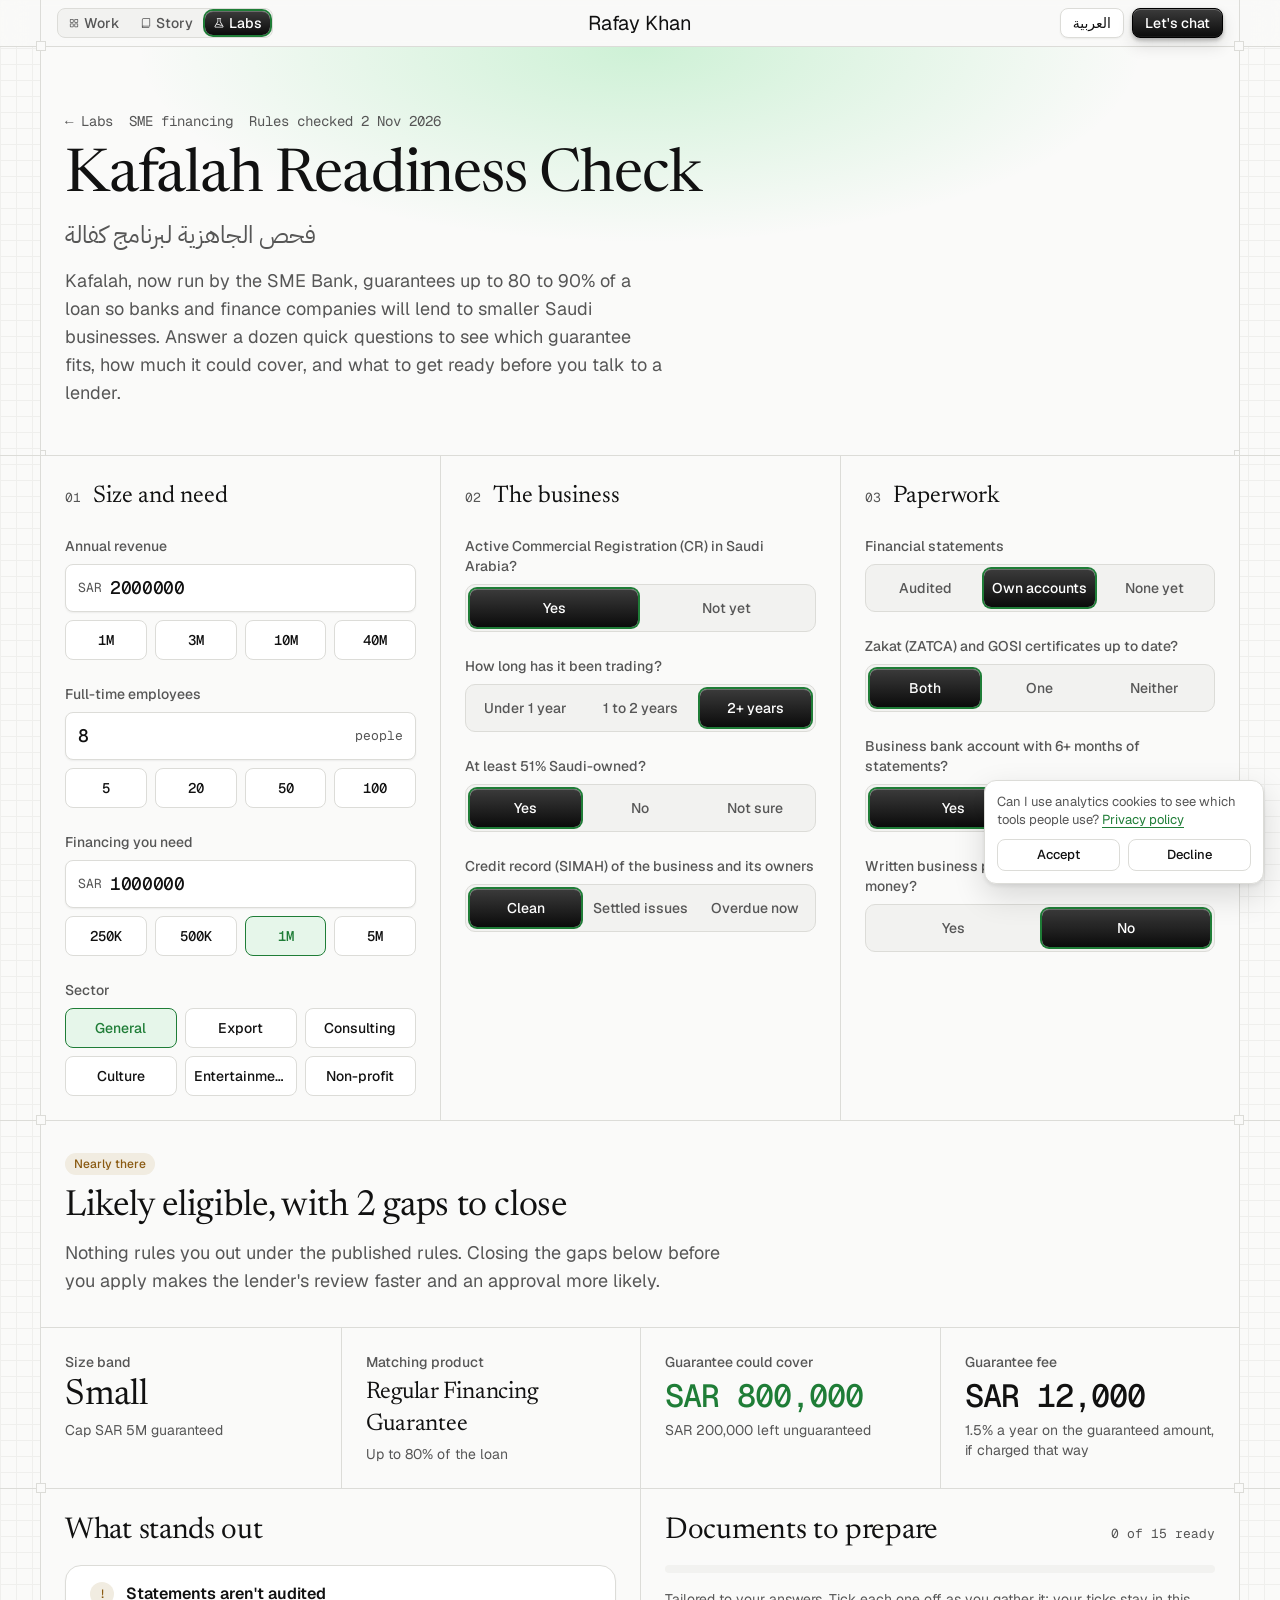
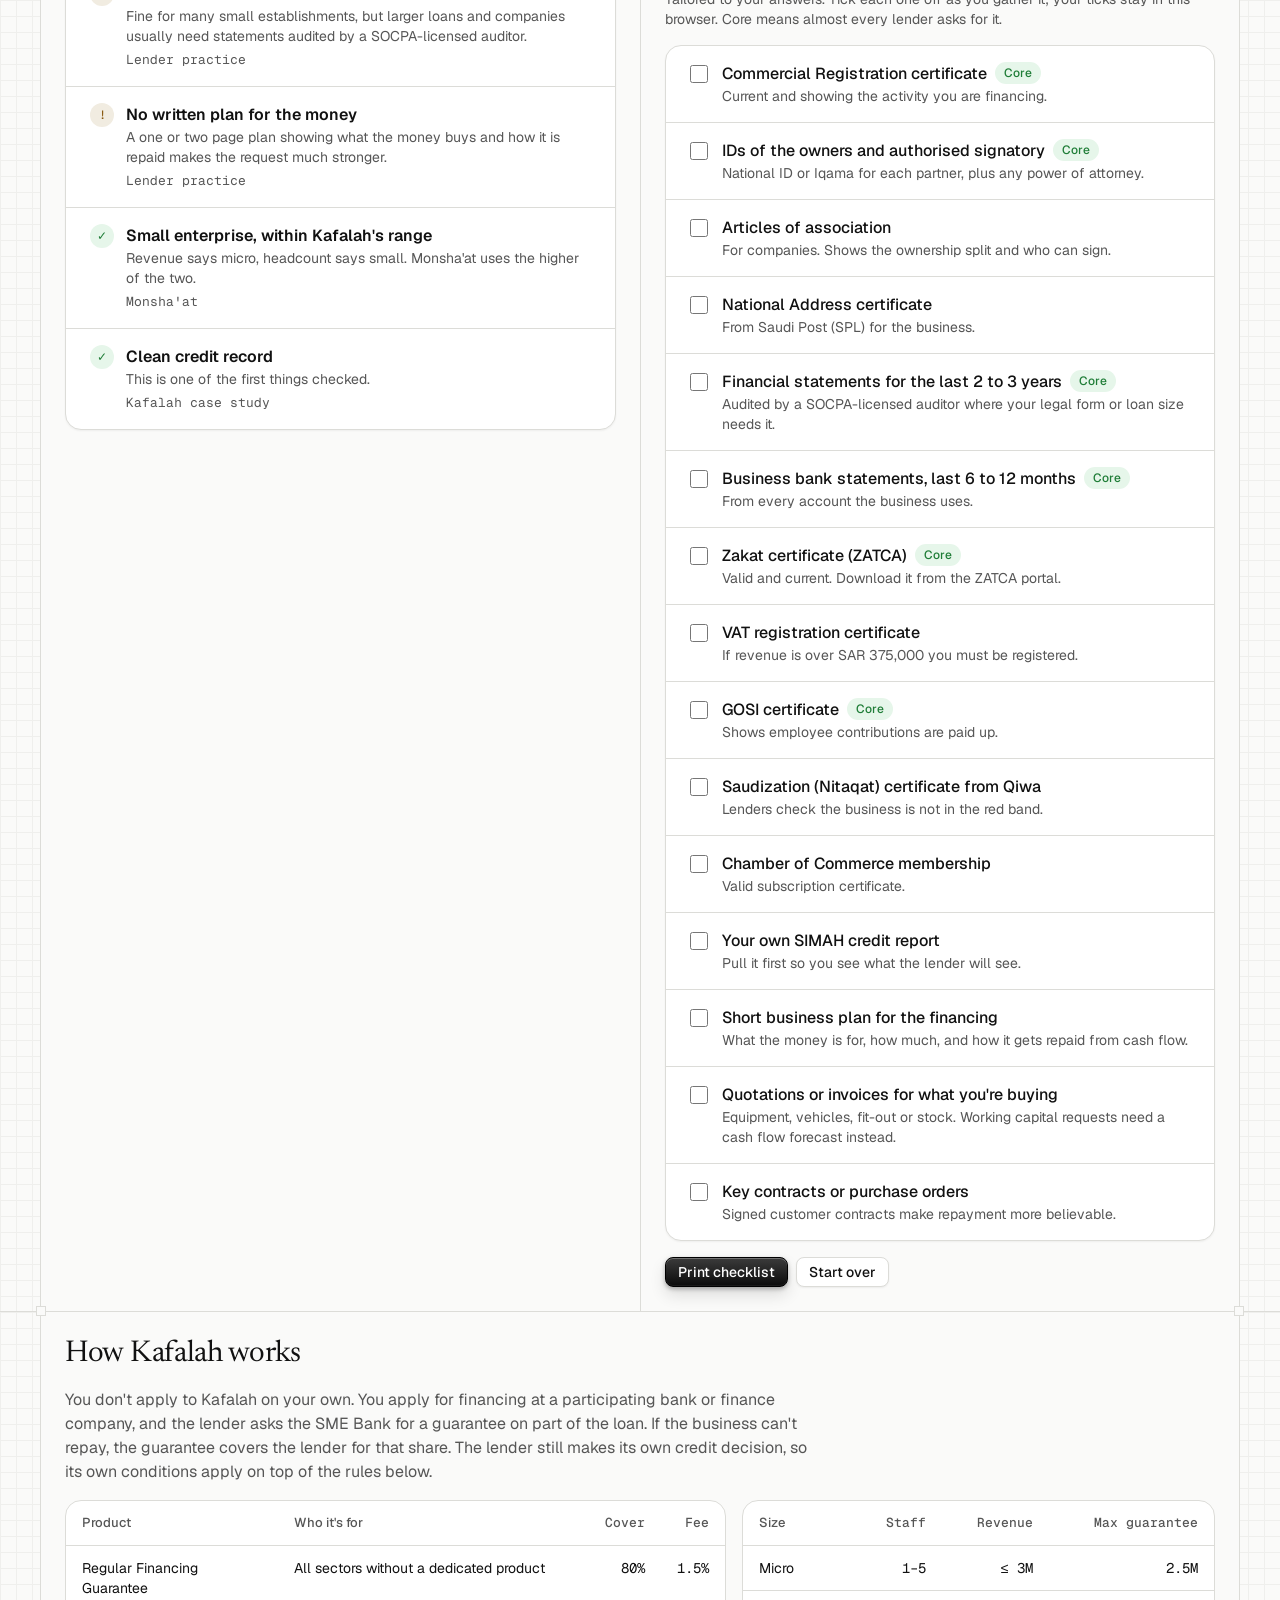
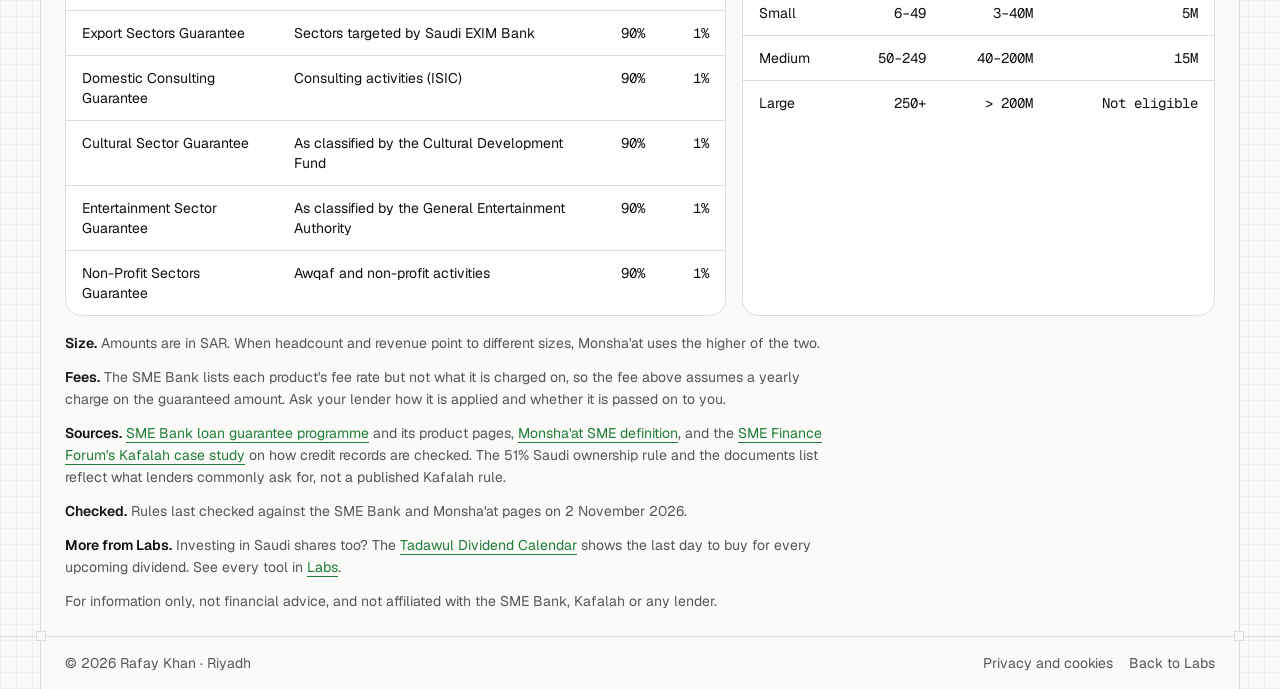
<file: labs/kafalah-check/index.html>
<!doctype html>
<html lang="en">
<head>
<meta charset="utf-8">
<meta name="viewport" content="width=device-width, initial-scale=1, viewport-fit=cover">
<meta http-equiv="Content-Security-Policy" content="default-src 'self'; script-src 'self' 'unsafe-inline' https://www.googletagmanager.com; style-src 'self' 'unsafe-inline'; font-src 'self'; img-src 'self' data: https://*.google-analytics.com https://*.googletagmanager.com https://*.g.doubleclick.net https://*.google.com; connect-src 'self' https://*.google-analytics.com https://*.analytics.google.com https://*.googletagmanager.com https://*.g.doubleclick.net https://*.google.com; object-src 'none'; base-uri 'self'; form-action 'self'; upgrade-insecure-requests">
<meta name="referrer" content="strict-origin-when-cross-origin">
<title>Kafalah Readiness Check: Saudi SME loan guarantee eligibility</title>
<meta name="description" content="Check if your Saudi SME qualifies for a Kafalah loan guarantee, see how much of the loan it could cover, and get a document checklist. Free, in English and Arabic.">
<link rel="alternate" hreflang="en" href="https://rafkhan.com/labs/kafalah-check/">
<link rel="alternate" hreflang="ar" href="https://rafkhan.com/labs/kafalah-check/?lang=ar">
<link rel="alternate" hreflang="x-default" href="https://rafkhan.com/labs/kafalah-check/">
<script>(function(){var ar=/[?&]lang=ar\b/.test(location.search);var l=document.createElement("link");l.rel="canonical";l.href="https://rafkhan.com/labs/kafalah-check/"+(ar?"?lang=ar":"");document.head.appendChild(l);})();</script>
<meta property="og:type" content="website">
<meta property="og:site_name" content="Rafay Khan">
<meta property="og:title" content="Kafalah Readiness Check | فحص الجاهزية لبرنامج كفالة">
<meta property="og:description" content="Is your Saudi SME ready for a Kafalah loan guarantee? See which product fits, how much it could cover, and the documents to prepare. In English and Arabic. | هل منشأتك جاهزة لتمويل مضمون من كفالة عبر بنك المنشآت الصغيرة والمتوسطة؟ اعرف المنتج المناسب وكم قد يغطي الضمان والمستندات المطلوبة.">
<meta property="og:url" content="https://rafkhan.com/labs/kafalah-check/">
<meta property="og:image" content="https://rafkhan.com/og/kafalah-check.png">
<meta property="og:image:width" content="1200">
<meta property="og:image:height" content="630">
<meta property="og:image:alt" content="Kafalah Readiness Check by Rafay Khan">
<meta property="og:locale" content="en_US">
<meta property="og:locale:alternate" content="ar_SA">
<meta name="twitter:card" content="summary_large_image">
<script type="application/ld+json">
{"@context": "https://schema.org", "@graph": [{"@type": "WebApplication", "name": "Kafalah Readiness Check", "alternateName": "فحص الجاهزية لبرنامج كفالة", "url": "https://rafkhan.com/labs/kafalah-check/", "description": "A free quiz for Saudi SMEs: whether a Kafalah loan guarantee from the SME Bank fits, which guarantee product applies, how much it could cover, and which documents to prepare. In English and Arabic.", "applicationCategory": "FinanceApplication", "operatingSystem": "Any", "browserRequirements": "Requires JavaScript", "inLanguage": ["en", "ar"], "isAccessibleForFree": true, "offers": {"@type": "Offer", "price": "0", "priceCurrency": "SAR"}, "author": {"@type": "Person", "name": "Rafay Khan", "url": "https://rafkhan.com/", "sameAs": ["https://www.linkedin.com/in/rafekhan"]}}, {"@type": "BreadcrumbList", "itemListElement": [{"@type": "ListItem", "position": 1, "name": "Rafay Khan", "item": "https://rafkhan.com/"}, {"@type": "ListItem", "position": 2, "name": "Labs", "item": "https://rafkhan.com/#labs"}, {"@type": "ListItem", "position": 3, "name": "Kafalah Readiness Check", "item": "https://rafkhan.com/labs/kafalah-check/"}]}]}
</script>
<link rel="preload" href="/fonts/geist-latin.woff2" as="font" type="font/woff2" crossorigin>
<link rel="stylesheet" href="/fonts/fonts.css">
<style>
/* Fallback sized like Geist so text does not reflow when the web font arrives. */
@font-face { font-family: "Geist Fallback"; src: local("Arial"), local("Liberation Sans"), local("Helvetica"); size-adjust: 102.6%; }
/* Layout: same drafting board as rafkhan.com, built from the Rafay Portfolio design system. Grid paper ground, one framed 1200px column ruled into bands. Quiz in three steps, a verdict with four figures, then what stands out beside the documents to prepare. */
:root {
  --bg: #fafaf9; --paper-line: #efefed; --surface: #ffffff; --raised: #f2f2f0;
  --ink: #111111; --muted: #565656; --line: #dcdcd8;
  --accent: #1f7d37; --accent-soft: #e6f6ea; --go: #30d158; --go-ink: #0b2b14;
  --pay: #8a5a12; --pay-soft: #f1ece1; --weekend: #f2f2f0;
  --serif: "Newsreader", "Iowan Old Style", Georgia, serif;
  --font: "Geist", "Geist Fallback", ui-sans-serif, system-ui, "Segoe UI", sans-serif;
  --mono: "Geist Mono", ui-monospace, "SFMono-Regular", Menlo, monospace;
  --arabic: "IBM Plex Sans Arabic", "Geist", system-ui, sans-serif;
  --ease: cubic-bezier(0.22, 1, 0.36, 1);
  --frame: 1200px;
}
@media (prefers-color-scheme: dark) {
  :root:not([data-theme="light"]) {
    --bg: #131313; --paper-line: #1c1c1c; --surface: #1f1f1f; --raised: #272727; --ink: #f4f4f4; --muted: #a3a3a3; --line: #313131;
    --accent: #30d158; --accent-soft: #1d2a20; --pay: #e0ae55; --pay-soft: #24211b; --weekend: #181818; color-scheme: dark;
  }
}
:root[data-theme="dark"] {
  --bg: #131313; --paper-line: #1c1c1c; --surface: #1f1f1f; --raised: #272727; --ink: #f4f4f4; --muted: #a3a3a3; --line: #313131;
  --accent: #30d158; --accent-soft: #1d2a20; --pay: #e0ae55; --pay-soft: #24211b; --weekend: #181818; color-scheme: dark;
}
* { box-sizing: border-box; }
[hidden] { display: none !important; }
body { margin: 0; background-color: var(--bg); background-image: linear-gradient(var(--paper-line) 1px, transparent 1px), linear-gradient(90deg, var(--paper-line) 1px, transparent 1px); background-size: 16px 16px;
  color: var(--ink); font: 400 16px/24px var(--font); -webkit-font-smoothing: antialiased; }
body::before { content: ""; position: fixed; inset: 0 0 auto; height: env(safe-area-inset-top, 0px); z-index: 30; background: var(--bg); }
[dir="rtl"] body { font-family: var(--arabic); }
h1, h2, h3 { text-wrap: balance; }
a { color: var(--accent); text-underline-offset: 4px; }
:focus-visible { outline: 2px solid var(--accent); outline-offset: 2px; border-radius: 8px; }
.ico { width: 16px; height: 16px; flex: none; }
.num { font-family: var(--mono); font-variant-numeric: tabular-nums; }

/* framed column, ruled bands, corner ticks */
.band { border-bottom: 1px solid var(--line); }
.col { max-width: var(--frame); margin: 0 auto; border-left: 1px solid var(--line); border-right: 1px solid var(--line); position: relative; background-color: var(--bg); }
.band > .col::before, .band > .col::after { content: ""; position: absolute; bottom: -5px; width: 8px; height: 8px; border: 1px solid var(--line); background: var(--bg); z-index: 2; }
.band > .col::before { left: -5px; } .band > .col::after { right: -5px; }
.pad { padding: 24px; }
@media (max-width: 1232px) { .col { margin: 0 16px; } }
@media (max-width: 480px) { .col { margin: 0 8px; } .pad { padding: 16px; } }

/* glossy controls */
.gloss { display: inline-flex; align-items: center; gap: 8px; padding: 4px 12px; border-radius: 8px; font: 500 14px/20px var(--font); color: #ffffff; text-decoration: none; cursor: pointer;
  background: linear-gradient(#3b3b3b, #0b0b0b); border: 1px solid #000000;
  box-shadow: inset 0 1px 0 rgba(255,255,255,0.28), inset 0 -1px 0 rgba(255,255,255,0.06), 0 2px 4px rgba(0,0,0,0.28), 0 8px 16px rgba(0,0,0,0.12);
  transition: transform 300ms var(--ease), box-shadow 300ms var(--ease); }
.gloss:hover { transform: translateY(-2px); }
.chipbtn { display: inline-flex; align-items: center; gap: 8px; padding: 4px 12px; border-radius: 8px; border: 1px solid var(--line); background: var(--surface); color: var(--ink); text-decoration: none; font: 500 14px/20px var(--font); cursor: pointer;
  box-shadow: 0 1px 2px rgba(0,0,0,0.06); transition: transform 300ms var(--ease), border-color 300ms var(--ease); }
.chipbtn:hover { transform: translateY(-2px); border-color: var(--muted); }
[dir="rtl"] .chipbtn, [dir="rtl"] .gloss { font-family: var(--arabic); }

/* top bar, same as the home page */
.bar { position: sticky; top: env(safe-area-inset-top, 0px); z-index: 20; background: color-mix(in srgb, var(--bg) 86%, transparent); backdrop-filter: blur(12px); -webkit-backdrop-filter: blur(12px); }
.bar .col { display: grid; grid-template-columns: 1fr auto 1fr; align-items: center; gap: 16px; padding: 8px 16px; background: transparent; }
.seg { display: inline-flex; gap: 4px; padding: 2px; border-radius: 8px; border: 1px solid var(--line); background: var(--raised); justify-self: start; }
.seg a, .seg button { display: inline-flex; align-items: center; gap: 4px; padding: 2px 8px; border-radius: 8px; border: 0; background: transparent; font: 500 14px/20px var(--font); color: var(--muted); text-decoration: none; cursor: pointer; transition: color 300ms var(--ease); }
[dir="rtl"] .seg a, [dir="rtl"] .seg button { font-family: var(--arabic); }
.seg a:hover, .seg button:hover { color: var(--ink); }
.seg a[aria-current="true"], .seg button[aria-pressed="true"] { color: #ffffff; background: linear-gradient(#3b3b3b, #0b0b0b); box-shadow: 0 0 0 2px var(--accent), inset 0 1px 0 rgba(255,255,255,0.25); }
.seg .ico { width: 12px; height: 12px; }
.brand { font: 400 20px/28px var(--font); color: var(--ink); text-decoration: none; letter-spacing: -0.01em; white-space: nowrap; }
.right { justify-self: end; display: flex; gap: 8px; align-items: center; }
@media (max-width: 480px) { .seg .ico { display: none; } .seg a { padding: 2px 6px; } .bar .brand { display: none; } .bar .col { grid-template-columns: 1fr auto; } }
@media (max-width: 560px) { .brand { font-size: 16px; line-height: 24px; } .bar .col { gap: 8px; padding: 8px; } .right .gloss { display: none; } }

/* hero */
.hero .col { padding: 64px 24px 48px; display: grid; gap: 16px; overflow: hidden; }
.hero .col > .glow { position: absolute; inset: 0 0 auto 0; height: 280px; pointer-events: none; background: radial-gradient(ellipse 60% 100% at 50% 0%, rgba(48, 209, 88, 0.22), transparent 70%); }
.eyebrow { display: flex; flex-wrap: wrap; align-items: center; gap: 8px 16px; font: 400 14px/20px var(--mono); color: var(--muted); position: relative; }
[dir="rtl"] .eyebrow { font-family: var(--arabic); }
.back { color: var(--muted); text-decoration: none; } .back:hover { color: var(--ink); }
.badge { font: 500 12px/16px var(--font); padding: 2px 8px; border-radius: 9999px; background: var(--pay-soft); color: var(--pay); }
h1 { margin: 0; font: 400 60px/1 var(--serif); letter-spacing: -0.02em; position: relative; }
h1 .sub { display: block; margin-top: 12px; font: 400 24px/32px var(--arabic); letter-spacing: 0; color: var(--muted); }
[dir="rtl"] h1 { font: 500 52px/1.2 var(--arabic); letter-spacing: 0; }
[dir="rtl"] h1 .sub { font: 400 24px/32px var(--serif); }
.lede { margin: 0; max-width: 600px; color: var(--muted); font-size: 18px; line-height: 28px; position: relative; }
@media (max-width: 860px) { .hero .col { padding: 48px 16px 32px; } h1 { font-size: 44px; } [dir="rtl"] h1 { font-size: 38px; } }

/* summary cells */
.summary { display: grid; grid-template-columns: repeat(3, minmax(0, 1fr)); }
.summary > div { padding: 24px; display: grid; gap: 4px; align-content: start; min-width: 0; }
.summary > div + div { border-inline-start: 1px solid var(--line); }
.summary .k { font: 500 14px/20px var(--font); color: var(--muted); }
.summary .v { font: 400 36px/40px var(--serif); letter-spacing: -0.01em; }
.summary .v.num { font: 500 32px/40px var(--mono); letter-spacing: -0.03em; }
.summary .s { font-size: 14px; line-height: 20px; color: var(--muted); overflow-wrap: anywhere; }
[dir="rtl"] .summary .k, [dir="rtl"] .summary .s { font-family: var(--arabic); }
[dir="rtl"] .summary .v:not(.num) { font: 500 28px/40px var(--arabic); }
@media (max-width: 760px) {
  .summary { grid-template-columns: minmax(0, 1fr); }
  .summary > div { padding: 16px; }
  .summary > div + div { border-inline-start: 0; border-top: 1px solid var(--line); }
}



/* readiness tool */
:root { --warn: #8a5a12; --warn-soft: #f1ece1; }
@media (prefers-color-scheme: dark) { :root:not([data-theme="light"]) { --warn: #e0ae55; --warn-soft: #24211b; } }
:root[data-theme="dark"] { --warn: #e0ae55; --warn-soft: #24211b; }
@media (max-width: 520px) { .eyebrow { min-height: 48px; align-content: flex-start; } }

/* quiz: three columns of fields, one per step */
.quiz { display: grid; grid-template-columns: repeat(3, minmax(0, 1fr)); }
.step { padding: 24px; display: grid; gap: 24px; align-content: start; min-width: 0; }
.step + .step { border-inline-start: 1px solid var(--line); }
.step h2 { margin: 0; display: flex; gap: 12px; align-items: baseline; font: 400 24px/32px var(--serif); }
.step h2 .n { font: 400 13px/20px var(--mono); color: var(--muted); }
[dir="rtl"] .step h2 { font: 500 22px/32px var(--arabic); }
@media (max-width: 960px) { .quiz { grid-template-columns: minmax(0, 1fr); } .step + .step { border-inline-start: 0; border-top: 1px solid var(--line); } }
@media (max-width: 480px) { .step { padding: 16px; } }

/* field, input, quick values and switch, as on the broker fees tool */
.field { display: grid; gap: 8px; min-width: 0; align-content: start; }
.field label, .lbl { font: 500 14px/20px var(--font); color: var(--muted); }
.input { display: flex; align-items: center; gap: 8px; min-width: 0; height: 48px; border: 1px solid var(--line); border-radius: 8px; background: var(--surface); padding: 0 12px; box-shadow: 0 1px 2px rgba(0,0,0,0.06); }
.input:focus-within { border-color: var(--accent); }
.input span { color: var(--muted); font: 400 13px/20px var(--mono); white-space: nowrap; }
.input input { flex: 1 1 0; width: 100%; min-width: 0; border: 0; background: transparent; color: var(--ink); font: 500 18px/24px var(--mono); letter-spacing: -0.02em; padding: 0; outline: none; }
.quick { display: grid; grid-template-columns: repeat(4, minmax(0, 1fr)); gap: 8px; }
.quick button { height: 40px; min-width: 0; border-radius: 8px; border: 1px solid var(--line); background: var(--surface); color: var(--ink); font: 500 14px/20px var(--mono); cursor: pointer; transition: border-color 300ms var(--ease), background-color 300ms var(--ease); }
.quick button:hover { border-color: var(--muted); }
.quick button[aria-pressed="true"] { border-color: var(--accent); background: var(--accent-soft); color: var(--accent); }
.quick.words { grid-template-columns: repeat(3, minmax(0, 1fr)); }
.quick.words button { font-family: var(--font); padding: 0 8px; white-space: nowrap; overflow: hidden; text-overflow: ellipsis; }
.switch { display: grid; grid-auto-flow: column; grid-auto-columns: minmax(0, 1fr); gap: 4px; height: 48px; padding: 4px; border: 1px solid var(--line); border-radius: 10px; background: var(--raised); }
.switch button { min-width: 0; border: 0; border-radius: 7px; background: transparent; color: var(--muted); font: 500 15px/20px var(--font); padding: 0 12px; cursor: pointer; white-space: nowrap; overflow: hidden; text-overflow: ellipsis; transition: color 300ms var(--ease); }
.switch button:hover { color: var(--ink); }
.switch button[aria-pressed="true"] { color: #ffffff; background: linear-gradient(#3b3b3b, #0b0b0b); box-shadow: 0 0 0 2px var(--accent), inset 0 1px 0 rgba(255,255,255,0.25); }
[dir="rtl"] .switch button, [dir="rtl"] .quick.words button, [dir="rtl"] .field label, [dir="rtl"] .lbl, [dir="rtl"] .input span { font-family: var(--arabic); }
@media (max-width: 480px) { .switch button { font-size: 14px; padding: 0 6px; } }
.quiz .switch button { font-size: 14px; padding: 0 6px; }
@media (max-width: 480px) { .quick.words { grid-template-columns: repeat(2, minmax(0, 1fr)); } }

/* verdict */
.verdict { padding: 32px 24px; display: grid; gap: 12px; border-bottom: 1px solid var(--line); }
.verdict h2 { margin: 0; min-height: 40px; font: 400 36px/40px var(--serif); letter-spacing: -0.01em; }
.verdict p { margin: 0; min-height: 52px; max-width: 680px; color: var(--muted); font-size: 18px; line-height: 28px; }
.verdict .pill { justify-self: start; margin: 0; min-height: 20px; }
[dir="rtl"] .verdict h2 { font: 500 28px/40px var(--arabic); }
@media (max-width: 480px) { .verdict { padding: 24px 16px; } .verdict h2 { font-size: 28px; line-height: 36px; } }
.pill { font: 500 12px/16px var(--font); padding: 2px 8px; border-radius: 9999px; white-space: nowrap; margin-inline-start: 8px; vertical-align: 2px; border: 1px solid var(--line); color: var(--muted); }
.pill.ok { border-color: transparent; background: var(--accent-soft); color: var(--accent); }
.pill.warn { border-color: transparent; background: var(--warn-soft); color: var(--warn); }
.pill.stop { border-color: #000000; color: #ffffff; background: linear-gradient(#3b3b3b, #0b0b0b); }
[dir="rtl"] .pill { font-family: var(--arabic); }

/* summary cells, as on the broker fees tool, four across */
.summary { display: grid; grid-template-columns: repeat(4, minmax(0, 1fr)); }
.summary > div { padding: 24px; display: grid; gap: 4px; align-content: start; min-width: 0; }
.summary > div + div { border-inline-start: 1px solid var(--line); }
.summary .k { font: 500 14px/20px var(--font); color: var(--muted); }
.summary .v { min-height: 40px; font: 400 36px/40px var(--serif); letter-spacing: -0.01em; }
.summary .v.sm { font-size: 24px; line-height: 32px; min-height: 32px; }
.summary .v.num { font: 500 32px/40px var(--mono); letter-spacing: -0.03em; font-variant-numeric: tabular-nums; }
.summary .v.good { color: var(--accent); }
.summary .s { min-height: 20px; font-size: 14px; line-height: 20px; color: var(--muted); overflow-wrap: anywhere; }
[dir="rtl"] .summary .k, [dir="rtl"] .summary .s { font-family: var(--arabic); }
[dir="rtl"] .summary .v:not(.num) { font: 500 24px/40px var(--arabic); }
[dir="rtl"] .summary .v.num { font-family: var(--arabic); font-weight: 600; letter-spacing: 0; }
@media (max-width: 960px) { .summary { grid-template-columns: repeat(2, minmax(0, 1fr)); } .summary > div:nth-child(3) { border-inline-start: 0; } .summary > div:nth-child(n+3) { border-top: 1px solid var(--line); } }
@media (max-width: 560px) { .summary { grid-template-columns: minmax(0, 1fr); } .summary > div { padding: 16px; } .summary > div + div { border-inline-start: 0; border-top: 1px solid var(--line); } }

/* findings and documents */
.split { display: grid; grid-template-columns: minmax(0, 1fr) minmax(0, 1fr); }
.split > div { padding: 24px; display: grid; gap: 16px; align-content: start; min-width: 0; }
.split > div + div { border-inline-start: 1px solid var(--line); }
@media (max-width: 960px) { .split { grid-template-columns: minmax(0, 1fr); } .split > div + div { border-inline-start: 0; border-top: 1px solid var(--line); } }
@media (max-width: 480px) { .split > div { padding: 16px; } }
.listhead { display: flex; justify-content: space-between; align-items: baseline; gap: 12px; flex-wrap: wrap; }
.listhead h2 { margin: 0; font: 400 30px/36px var(--serif); letter-spacing: -0.01em; }
.listhead .k { font: 400 13px/20px var(--mono); color: var(--muted); }
[dir="rtl"] .listhead h2 { font: 500 24px/36px var(--arabic); }
[dir="rtl"] .listhead .k { font-family: var(--arabic); }
.rows { list-style: none; margin: 0; padding: 0; background: var(--surface); border: 1px solid var(--line); border-radius: 16px; overflow: hidden; box-shadow: 0 1px 2px rgba(0,0,0,0.05); }
.rows > li + li { border-top: 1px solid var(--line); }
.find { display: grid; grid-template-columns: 24px minmax(0, 1fr); gap: 12px; padding: 16px 24px; }
.find b { display: block; font: 600 16px/24px var(--font); }
.find .d { display: block; color: var(--muted); font-size: 14px; line-height: 20px; }
.find .src { display: block; margin-top: 4px; font: 400 13px/20px var(--mono); color: var(--muted); }
[dir="rtl"] .find b, [dir="rtl"] .find .src { font-family: var(--arabic); }
.mark { width: 24px; height: 24px; border-radius: 9999px; display: grid; place-items: center; font: 500 12px/1 var(--mono); }
.mark.ok { background: var(--accent-soft); color: var(--accent); }
.mark.gap { background: var(--warn-soft); color: var(--warn); }
.mark.no { color: #ffffff; background: linear-gradient(#3b3b3b, #0b0b0b); }
.meter { height: 8px; border-radius: 4px; background: var(--raised); overflow: hidden; }
.meter i { display: block; height: 100%; width: 0; background: var(--accent); }
@media (prefers-reduced-motion: no-preference) { .meter i { transition: width 300ms var(--ease); } }
.hint { margin: 0; font-size: 14px; line-height: 20px; color: var(--muted); }
.doc label { display: grid; grid-template-columns: 20px minmax(0, 1fr); gap: 12px; padding: 16px 24px; cursor: pointer; transition: background-color 300ms var(--ease); }
.doc label:hover { background: var(--raised); }
.doc input { width: 18px; height: 18px; margin: 3px 0 0; accent-color: var(--accent); }
.doc .t { font-weight: 500; }
.doc .w { display: block; color: var(--muted); font-size: 14px; line-height: 20px; }
.doc input:checked + span .t { text-decoration: line-through; color: var(--muted); }
@media (max-width: 480px) { .find, .doc label { padding: 16px; } }
.actions { display: flex; gap: 8px; flex-wrap: wrap; }

/* how it works */
.explain { display: grid; gap: 16px; }
.explain h2 { margin: 0; font: 400 30px/36px var(--serif); letter-spacing: -0.01em; }
[dir="rtl"] .explain h2 { font: 500 24px/36px var(--arabic); }
.explain > p { margin: 0; max-width: 760px; color: var(--muted); }
.tables { display: grid; grid-template-columns: minmax(0, 1.4fr) minmax(0, 1fr); gap: 16px; }
@media (max-width: 960px) { .tables { grid-template-columns: minmax(0, 1fr); } }
.tblwrap { overflow-x: auto; border: 1px solid var(--line); border-radius: 16px; background: var(--surface); }
table { border-collapse: collapse; width: 100%; min-width: 520px; font-size: 14px; line-height: 20px; }
table.narrow { min-width: 400px; }
th, td { text-align: start; padding: 12px 16px; border-bottom: 1px solid var(--line); vertical-align: top; }
th { font: 500 13px/20px var(--font); color: var(--muted); }
td.r, th.r { text-align: end; font-family: var(--mono); font-variant-numeric: tabular-nums; }
tbody tr:last-child td { border-bottom: 0; }
[dir="rtl"] th, [dir="rtl"] td { font-family: var(--arabic); }
@media (max-width: 560px) { .listhead h2, .explain h2 { font-size: 24px; line-height: 32px; } }
.notes { display: grid; gap: 12px; max-width: 760px; font-size: 14px; line-height: 22px; color: var(--muted); }
.notes p { margin: 0; }
.notes strong { color: var(--ink); font-weight: 600; }
.fine .col { display: flex; flex-wrap: wrap; justify-content: space-between; gap: 16px; padding: 16px 24px; color: var(--muted); font-size: 14px; line-height: 20px; }
.fine a { color: var(--muted); text-decoration: none; } .fine a:hover { color: var(--ink); }
@media (prefers-reduced-motion: reduce) { * { transition: none !important; } }
@media print {
  .bar, .hero, .quiz-band, .summary-band, .explain-band, .actions, .split > div:first-child { display: none !important; }
  body { background: #fff; }
  .split { grid-template-columns: 1fr; }
  .doc label { break-inside: avoid; }
}
</style>
<script src="/analytics.js" defer></script>
<link rel="icon" href="/favicon.ico" sizes="48x48">
<link rel="icon" href="/icon-192.png" type="image/png" sizes="192x192">
<link rel="apple-touch-icon" href="/apple-touch-icon.png">
</head>
<body>
<header class="bar band">
  <div class="col">
    <nav class="seg" aria-label="Main"><a href="/#work"><svg class="ico" viewBox="0 0 256 256" fill="currentColor" aria-hidden="true"><path d="M104,40H56A16,16,0,0,0,40,56v48a16,16,0,0,0,16,16h48a16,16,0,0,0,16-16V56A16,16,0,0,0,104,40Zm0,64H56V56h48Zm96-64H152a16,16,0,0,0-16,16v48a16,16,0,0,0,16,16h48a16,16,0,0,0,16-16V56A16,16,0,0,0,200,40Zm0,64H152V56h48Zm-96,32H56a16,16,0,0,0-16,16v48a16,16,0,0,0,16,16h48a16,16,0,0,0,16-16V152A16,16,0,0,0,104,136Zm0,64H56V152h48Zm96-64H152a16,16,0,0,0-16,16v48a16,16,0,0,0,16,16h48a16,16,0,0,0,16-16V152A16,16,0,0,0,200,136Zm0,64H152V152h48Z"/></svg><span data-i="nWork">Work</span></a><a href="/#story"><svg class="ico" viewBox="0 0 256 256" fill="currentColor" aria-hidden="true"><path d="M208,24H72A32,32,0,0,0,40,56V224a8,8,0,0,0,8,8H192a8,8,0,0,0,0-16H56a16,16,0,0,1,16-16H208a8,8,0,0,0,8-8V32A8,8,0,0,0,208,24Zm-8,160H72a31.82,31.82,0,0,0-16,4.29V56A16,16,0,0,1,72,40H200Z"/></svg><span data-i="nStory">Story</span></a><a href="/#labs" aria-current="true"><svg class="ico" viewBox="0 0 256 256" fill="currentColor" aria-hidden="true"><path d="M221.69,199.77,160,96.92V40h8a8,8,0,0,0,0-16H88a8,8,0,0,0,0,16h8V96.92L34.31,199.77A16,16,0,0,0,48,224H208a16,16,0,0,0,13.72-24.23ZM110.86,103.25A7.93,7.93,0,0,0,112,99.14V40h32V99.14a7.93,7.93,0,0,0,1.14,4.11L183.36,167c-12,2.37-29.07,1.37-51.75-10.11-15.91-8.05-31.05-12.32-45.22-12.81ZM48,208l28.54-47.58c14.25-1.74,30.31,1.85,47.82,10.72,19,9.61,35,12.88,48,12.88a69.89,69.89,0,0,0,19.55-2.7L208,208Z"/></svg><span data-i="nLabs">Labs</span></a></nav>
    <a class="brand" href="/">Rafay Khan</a>
    <div class="right"><button class="chipbtn" id="langBtn" type="button" lang="ar">العربية</button><a class="gloss" href="https://www.linkedin.com/in/rafekhan" target="_blank" rel="noopener" data-i="chat">Let's chat</a></div>
  </div>
</header>
<main id="main">
  <section class="hero band">
    <div class="col">
      <div class="glow" aria-hidden="true"></div>
      <div class="eyebrow"><a class="back" href="/#labs" data-i="back">← Labs</a><span data-i="kicker">SME financing</span><span data-i="checked">Rules checked 2 Nov 2026</span></div>
      <h1><span data-i="title">Kafalah Readiness Check</span> <span class="sub" id="titleSub" lang="ar">فحص الجاهزية لبرنامج كفالة</span></h1>
      <p class="lede" data-i="lede">Kafalah, now run by the SME Bank, guarantees up to 80 to 90% of a loan so banks and finance companies will lend to smaller Saudi businesses. Answer a dozen quick questions to see which guarantee fits, how much it could cover, and what to get ready before you talk to a lender.</p>
    </div>
  </section>

  <section class="band quiz-band" data-i-aria="yourBiz" aria-label="Your business">
    <div class="col quiz">
      <div class="step">
        <h2><span class="n">01</span><span data-i="step1">Size and need</span></h2>
        <div class="field">
          <label for="rev" data-i="rev">Annual revenue</label>
          <div class="input"><span data-i="sar">SAR</span><input id="rev" type="number" inputmode="decimal" min="0" step="100000" value="2000000"></div>
          <div class="quick" data-for="rev" role="group" data-i-aria="quickRev" aria-label="Quick revenue values"><button type="button" data-v="1000000">1M</button><button type="button" data-v="3000000">3M</button><button type="button" data-v="10000000">10M</button><button type="button" data-v="40000000">40M</button></div>
        </div>
        <div class="field">
          <label for="emp" data-i="emp">Full-time employees</label>
          <div class="input"><input id="emp" type="number" inputmode="numeric" min="0" step="1" value="8"><span data-i="people">people</span></div>
          <div class="quick" data-for="emp" role="group" data-i-aria="quickEmp" aria-label="Quick headcounts"><button type="button" data-v="5">5</button><button type="button" data-v="20">20</button><button type="button" data-v="50">50</button><button type="button" data-v="100">100</button></div>
        </div>
        <div class="field">
          <label for="amt" data-i="amt">Financing you need</label>
          <div class="input"><span data-i="sar">SAR</span><input id="amt" type="number" inputmode="decimal" min="0" step="50000" value="1000000"></div>
          <div class="quick" data-for="amt" role="group" data-i-aria="quickAmt" aria-label="Quick financing amounts"><button type="button" data-v="250000">250K</button><button type="button" data-v="500000">500K</button><button type="button" data-v="1000000">1M</button><button type="button" data-v="5000000">5M</button></div>
        </div>
        <div class="field">
          <span class="lbl" id="q-sector" data-i="qSector">Sector</span>
          <div class="quick words" role="group" aria-labelledby="q-sector" data-q="sector">
            <button type="button" data-v="general" data-i="sGeneral">General</button>
            <button type="button" data-v="export" data-i="sExport">Export</button>
            <button type="button" data-v="consulting" data-i="sConsulting">Consulting</button>
            <button type="button" data-v="culture" data-i="sCulture">Culture</button>
            <button type="button" data-v="entertainment" data-i="sEnt">Entertainment</button>
            <button type="button" data-v="nonprofit" data-i="sNonprofit">Non-profit</button>
          </div>
        </div>
      </div>

      <div class="step">
        <h2><span class="n">02</span><span data-i="step2">The business</span></h2>
        <div class="field">
          <span class="lbl" id="q-cr" data-i="qCr">Active Commercial Registration (CR) in Saudi Arabia?</span>
          <div class="switch" role="group" aria-labelledby="q-cr" data-q="cr"><button type="button" data-v="yes" data-i="yes">Yes</button><button type="button" data-v="no" data-i="notYet">Not yet</button></div>
        </div>
        <div class="field">
          <span class="lbl" id="q-age" data-i="qAge">How long has it been trading?</span>
          <div class="switch" role="group" aria-labelledby="q-age" data-q="age"><button type="button" data-v="new" data-i="aNew">Under 1 year</button><button type="button" data-v="mid" data-i="aMid">1 to 2 years</button><button type="button" data-v="old" data-i="aOld">2+ years</button></div>
        </div>
        <div class="field">
          <span class="lbl" id="q-own" data-i="qOwn">At least 51% Saudi-owned?</span>
          <div class="switch" role="group" aria-labelledby="q-own" data-q="own"><button type="button" data-v="yes" data-i="yes">Yes</button><button type="button" data-v="no" data-i="no">No</button><button type="button" data-v="unsure" data-i="unsure">Not sure</button></div>
        </div>
        <div class="field">
          <span class="lbl" id="q-credit" data-i="qCredit">Credit record (SIMAH) of the business and its owners</span>
          <div class="switch" role="group" aria-labelledby="q-credit" data-q="credit"><button type="button" data-v="clean" data-i="cClean">Clean</button><button type="button" data-v="settled" data-i="cSettled">Settled issues</button><button type="button" data-v="overdue" data-i="cOverdue">Overdue now</button></div>
        </div>
      </div>

      <div class="step">
        <h2><span class="n">03</span><span data-i="step3">Paperwork</span></h2>
        <div class="field">
          <span class="lbl" id="q-fs" data-i="qFs">Financial statements</span>
          <div class="switch" role="group" aria-labelledby="q-fs" data-q="fs"><button type="button" data-v="audited" data-i="fAudited">Audited</button><button type="button" data-v="mgmt" data-i="fMgmt">Own accounts</button><button type="button" data-v="none" data-i="fNone">None yet</button></div>
        </div>
        <div class="field">
          <span class="lbl" id="q-comp" data-i="qComp">Zakat (ZATCA) and GOSI certificates up to date?</span>
          <div class="switch" role="group" aria-labelledby="q-comp" data-q="comp"><button type="button" data-v="both" data-i="mBoth">Both</button><button type="button" data-v="one" data-i="mOne">One</button><button type="button" data-v="neither" data-i="mNeither">Neither</button></div>
        </div>
        <div class="field">
          <span class="lbl" id="q-bank" data-i="qBank">Business bank account with 6+ months of statements?</span>
          <div class="switch" role="group" aria-labelledby="q-bank" data-q="bank"><button type="button" data-v="yes" data-i="yes">Yes</button><button type="button" data-v="no" data-i="no">No</button></div>
        </div>
        <div class="field">
          <span class="lbl" id="q-plan" data-i="qPlan">Written business plan or feasibility study for the money?</span>
          <div class="switch" role="group" aria-labelledby="q-plan" data-q="plan"><button type="button" data-v="yes" data-i="yes">Yes</button><button type="button" data-v="no" data-i="no">No</button></div>
        </div>
      </div>
    </div>
  </section>

  <section class="band summary-band" data-i-aria="result" aria-label="Result">
    <div class="col">
      <div class="verdict" aria-live="polite">
        <span class="pill" id="v-tag"></span>
        <h2 id="v-title"></h2>
        <p id="v-text"></p>
      </div>
      <div class="summary">
        <div><span class="k" data-i="kSize">Size band</span><span class="v" id="s-size"></span><span class="s" id="s-size-n"></span></div>
        <div><span class="k" data-i="kProd">Matching product</span><span class="v sm" id="s-prod"></span><span class="s" id="s-prod-n"></span></div>
        <div><span class="k" data-i="kGtee">Guarantee could cover</span><span class="v num good" id="s-gtee"></span><span class="s" id="s-gtee-n"></span></div>
        <div><span class="k" data-i="kFee">Guarantee fee</span><span class="v num" id="s-fee"></span><span class="s" id="s-fee-n"></span></div>
      </div>
    </div>
  </section>

  <section class="band">
    <div class="col split">
      <div>
        <div class="listhead"><h2 data-i="hFind">What stands out</h2></div>
        <ul class="rows" id="findings"></ul>
      </div>
      <div>
        <div class="listhead"><h2 data-i="hDocs">Documents to prepare</h2><span class="k" id="dprog"></span></div>
        <div class="meter"><i id="dbar"></i></div>
        <p class="hint" data-i="docHint">Tailored to your answers. Tick each one off as you gather it; your ticks stay in this browser. Core means almost every lender asks for it.</p>
        <ul class="rows" id="dlist"></ul>
        <div class="actions">
          <button type="button" class="gloss" id="print" data-i="print">Print checklist</button>
          <button type="button" class="chipbtn" id="reset" data-i="reset">Start over</button>
        </div>
      </div>
    </div>
  </section>

  <section class="band explain-band">
    <div class="col pad explain">
      <h2 data-i="hHow">How Kafalah works</h2>
      <p data-i="how">You don't apply to Kafalah on your own. You apply for financing at a participating bank or finance company, and the lender asks the SME Bank for a guarantee on part of the loan. If the business can't repay, the guarantee covers the lender for that share. The lender still makes its own credit decision, so its own conditions apply on top of the rules below.</p>
      <div class="tables">
        <div class="tblwrap"><table><thead><tr><th data-i="thProd">Product</th><th data-i="thWho">Who it's for</th><th class="r" data-i="thCover">Cover</th><th class="r" data-i="thFee">Fee</th></tr></thead><tbody id="tProducts"></tbody></table></div>
        <div class="tblwrap"><table class="narrow"><thead><tr><th data-i="thSize">Size</th><th class="r" data-i="thStaff">Staff</th><th class="r" data-i="thRev">Revenue</th><th class="r" data-i="thMax">Max guarantee</th></tr></thead><tbody id="tSizes"></tbody></table></div>
      </div>
      <div class="notes">
        <p data-i="nSize" data-html="1"></p>
        <p data-i="nFee" data-html="1"></p>
        <p data-i="nSrc" data-html="1"></p>
        <p data-i="nChecked" data-html="1"></p>
        <p data-i="nMore" data-html="1"></p>
        <p data-i="nAdvice"></p>
      </div>
    </div>
  </section>
</main>
<footer class="fine"><div class="col"><span>© <span id="year">2026</span> <span data-i="footName">Rafay Khan · Riyadh</span></span><a href="/#labs" data-i="footBack">Back to Labs</a></div></footer>
<script>
(function () {
  const SRC = {
    bank: '<a href="https://www.smebank.gov.sa/en/services/programs/loan-guarantee" target="_blank" rel="noopener">',
    mon: '<a href="https://www.monshaat.gov.sa/en/SMEs-definition" target="_blank" rel="noopener">',
    case: '<a href="https://www.smefinanceforum.org/sites/default/files/The%20Success%20Story%20of%20the%20KAFALAH%20Program.pdf" target="_blank" rel="noopener">'
  };
  const STR = {
    en: {
      docTitle: "Kafalah Readiness Check: Saudi SME loan guarantee eligibility",
      docDesc: "Check if your Saudi SME qualifies for a Kafalah loan guarantee, see how much of the loan it could cover, and get a document checklist. Free, in English and Arabic.",
      nWork: "Work", nStory: "Story", nLabs: "Labs", chat: "Let's chat", langBtn: "العربية", footName: "Rafay Khan · Riyadh", footBack: "Back to Labs",
      back: "← Labs", kicker: "SME financing", checked: "Rules checked 2 Nov 2026",
      title: "Kafalah Readiness Check", titleSub: "فحص الجاهزية لبرنامج كفالة",
      lede: "Kafalah, now run by the SME Bank, guarantees up to 80 to 90% of a loan so banks and finance companies will lend to smaller Saudi businesses. Answer a dozen quick questions to see which guarantee fits, how much it could cover, and what to get ready before you talk to a lender.",
      yourBiz: "Your business", result: "Result",
      step1: "Size and need", step2: "The business", step3: "Paperwork",
      rev: "Annual revenue", emp: "Full-time employees", amt: "Financing you need", sar: "SAR", people: "people",
      quickRev: "Quick revenue values", quickEmp: "Quick headcounts", quickAmt: "Quick financing amounts",
      qSector: "Sector", sGeneral: "General", sExport: "Export", sConsulting: "Consulting", sCulture: "Culture", sEnt: "Entertainment", sNonprofit: "Non-profit",
      qCr: "Active Commercial Registration (CR) in Saudi Arabia?", yes: "Yes", no: "No", notYet: "Not yet", unsure: "Not sure",
      qAge: "How long has it been trading?", aNew: "Under 1 year", aMid: "1 to 2 years", aOld: "2+ years",
      qOwn: "At least 51% Saudi-owned?",
      qCredit: "Credit record (SIMAH) of the business and its owners", cClean: "Clean", cSettled: "Settled issues", cOverdue: "Overdue now",
      qFs: "Financial statements", fAudited: "Audited", fMgmt: "Own accounts", fNone: "None yet",
      qComp: "Zakat (ZATCA) and GOSI certificates up to date?", mBoth: "Both", mOne: "One", mNeither: "Neither",
      qBank: "Business bank account with 6+ months of statements?",
      qPlan: "Written business plan or feasibility study for the money?",
      tagNo: "Not yet", tagGap: "Nearly there", tagOk: "Ready",
      titleNo: n => n === 1 ? "One thing rules this out for now" : n + " things rule this out for now",
      titleGap: n => "Likely eligible, with " + n + " gap" + (n > 1 ? "s" : "") + " to close",
      titleOk: "Ready to talk to a lender",
      textNo: "Fix the items marked × below before applying. Lenders stop at these whatever else is in place.",
      textGap: "Nothing rules you out under the published rules. Closing the gaps below before you apply makes the lender's review faster and an approval more likely.",
      textOk: "You fit the published rules and have the basics lenders look for. Gather the documents below and ask a participating bank or finance company for a Kafalah-backed facility.",
      kSize: "Size band", kProd: "Matching product", kGtee: "Guarantee could cover", kFee: "Guarantee fee",
      size: { micro: "Micro", small: "Small", medium: "Medium", large: "Large" },
      sizeLow: { micro: "micro", small: "small", medium: "medium", large: "large" },
      capN: v => "Cap " + v + " guaranteed", outRange: "Outside Kafalah's range",
      prod: { general: "Regular Financing Guarantee", export: "Export Sectors Guarantee", consulting: "Domestic Consulting Guarantee", culture: "Cultural Sector Guarantee", entertainment: "Entertainment Sector Guarantee", nonprofit: "Non-Profit Sectors Guarantee" },
      upTo: p => "Up to " + p + "% of the loan",
      left: (v, capped) => (capped ? "Hits the cap. " : "") + v + " left unguaranteed",
      feeN: p => p + "% a year on the guaranteed amount, if charged that way", notElig: "Not eligible",
      hFind: "What stands out", hDocs: "Documents to prepare",
      docHint: "Tailored to your answers. Tick each one off as you gather it; your ticks stay in this browser. Core means almost every lender asks for it.",
      prog: (d, n) => d + " of " + n + " ready", core: "Core", print: "Print checklist", reset: "Start over",
      srcBank: "SME Bank", srcMon: "Monsha'at", srcBankMon: "SME Bank, Monsha'at", srcCase: "Kafalah case study", srcFaq: "Kafalah FAQ", srcLender: "Lender practice",
      f: {
        large: ["Too large for Kafalah", "Kafalah only guarantees micro, small and medium enterprises. With over 249 staff or revenue above SAR 200M the business counts as large."],
        sizeOk: s => s + " enterprise, within Kafalah's range",
        sizeMix: (r, e) => "Revenue says " + r + ", headcount says " + e + ". Monsha'at uses the higher of the two.",
        sizeSame: "Revenue and headcount both put you in the same band.",
        cr: ["No Commercial Registration yet", "Guarantees are for businesses registered in Saudi Arabia. Register on the Saudi Business Center before applying for financing."],
        overdue: ["Overdue payments on record", "Kafalah and lenders check SIMAH reports for the business and its owners. Clear or reschedule overdue amounts first; an active default is usually an automatic no."],
        settled: ["Past credit issues", "Settled issues are not always a blocker, but expect questions. Pull your own SIMAH report so nothing surprises you, and have a short written explanation ready."],
        clean: ["Clean credit record", "This is one of the first things checked."],
        ownNo: ["Less than 51% Saudi-owned", "Many lenders ask for majority Saudi ownership for Kafalah-backed loans, though some sectors differ. Ask the lender before you apply."],
        ownUnsure: ["Check the ownership split", "Many lenders look for at least 51% Saudi ownership. Your CR and articles of association show the split."],
        ageNew: ["Under a year of trading", "Kafalah's own FAQ notes that financiers often decline businesses still being set up. A solid feasibility study and some trading history help a lot."],
        ageMid: ["Some trading history", "One to two years is workable. Lenders usually want to see at least one full year of results."],
        fsNone: ["No financial statements", "Lenders size the loan on your numbers. Prepare at least a year of accounts; companies usually need audited ones."],
        fsMgmt: ["Statements aren't audited", "Fine for many small establishments, but larger loans and companies usually need statements audited by a SOCPA-licensed auditor."],
        fsAud: ["Audited statements ready", "This speeds up most credit reviews."],
        compOne: "One compliance certificate is missing", compNone: "Zakat and GOSI certificates are missing",
        comp: "Lenders ask for a valid ZATCA Zakat certificate and a GOSI certificate. Both are issued online once filings and contributions are current.",
        bank: ["No business bank history", "Six to twelve months of business account statements show the lender your real cash flow. Keep business money out of personal accounts."],
        planNew: ["No feasibility study", "For a business under a year old this is usually required."],
        plan: ["No written plan for the money", "A one or two page plan showing what the money buys and how it is repaid makes the request much stronger."],
        capped: ["The loan is bigger than the guarantee cap", (s, v) => "A " + s + " enterprise can be guaranteed up to " + v + ". Above that the lender carries the risk alone, so expect it to ask for more collateral or a smaller loan."]
      },
      d: {
        cr: ["Commercial Registration certificate", "Current and showing the activity you are financing."],
        ids: ["IDs of the owners and authorised signatory", "National ID or Iqama for each partner, plus any power of attorney."],
        aoa: ["Articles of association", "For companies. Shows the ownership split and who can sign."],
        addr: ["National Address certificate", "From Saudi Post (SPL) for the business."],
        fsNew: "Opening balance sheet and accounts to date", fs: "Financial statements for the last 2 to 3 years",
        fsAud: "You said these are audited. Include the auditor's report.", fsW: "Audited by a SOCPA-licensed auditor where your legal form or loan size needs it.",
        bank: ["Business bank statements, last 6 to 12 months", "From every account the business uses."],
        zakat: ["Zakat certificate (ZATCA)", "Valid and current. Download it from the ZATCA portal."],
        vat: ["VAT registration certificate", "If revenue is over SAR 375,000 you must be registered."],
        gosi: ["GOSI certificate", "Shows employee contributions are paid up."],
        qiwa: ["Saudization (Nitaqat) certificate from Qiwa", "Lenders check the business is not in the red band."],
        coc: ["Chamber of Commerce membership", "Valid subscription certificate."],
        simah: ["Your own SIMAH credit report", "Pull it first so you see what the lender will see."],
        planNew: "Feasibility study", plan: "Short business plan for the financing", planW: "What the money is for, how much, and how it gets repaid from cash flow.",
        quotes: ["Quotations or invoices for what you're buying", "Equipment, vehicles, fit-out or stock. Working capital requests need a cash flow forecast instead."],
        contracts: ["Key contracts or purchase orders", "Signed customer contracts make repayment more believable."],
        export: ["Export evidence", "Customs declarations, export contracts or Saudi EXIM eligibility."],
        culture: ["Cultural sector licence", "From the relevant Ministry of Culture commission."],
        entertainment: ["General Entertainment Authority licence", "Shows the activity falls under the entertainment sector."],
        nonprofit: ["Non-profit or awqaf registration", "From the National Center for Non-Profit Sector or the General Authority for Awqaf."],
        consulting: ["Professional or consulting licence", "Where your activity needs one, for example from the Saudi Council of Engineers or MISA."]
      },
      hHow: "How Kafalah works",
      how: "You don't apply to Kafalah on your own. You apply for financing at a participating bank or finance company, and the lender asks the SME Bank for a guarantee on part of the loan. If the business can't repay, the guarantee covers the lender for that share. The lender still makes its own credit decision, so its own conditions apply on top of the rules below.",
      thProd: "Product", thWho: "Who it's for", thCover: "Cover", thFee: "Fee", thSize: "Size", thStaff: "Staff", thRev: "Revenue", thMax: "Max guarantee",
      who: { general: "All sectors without a dedicated product", export: "Sectors targeted by Saudi EXIM Bank", consulting: "Consulting activities (ISIC)", culture: "As classified by the Cultural Development Fund", entertainment: "As classified by the General Entertainment Authority", nonprofit: "Awqaf and non-profit activities" },
      revBand: ["≤ 3M", "3–40M", "40–200M", "> 200M"], capCell: ["2.5M", "5M", "15M"],
      nSize: "<strong>Size.</strong> Amounts are in SAR. When headcount and revenue point to different sizes, Monsha'at uses the higher of the two.",
      nFee: "<strong>Fees.</strong> The SME Bank lists each product's fee rate but not what it is charged on, so the fee above assumes a yearly charge on the guaranteed amount. Ask your lender how it is applied and whether it is passed on to you.",
      nSrc: "<strong>Sources.</strong> " + SRC.bank + "SME Bank loan guarantee programme</a> and its product pages, " + SRC.mon + "Monsha'at SME definition</a>, and the " + SRC.case + "SME Finance Forum's Kafalah case study</a> on how credit records are checked. The 51% Saudi ownership rule and the documents list reflect what lenders commonly ask for, not a published Kafalah rule.",
      nChecked: "<strong>Checked.</strong> Rules last checked against the SME Bank and Monsha'at pages on 2 November 2026.",
      nMore: "<strong>More from Labs.</strong> Investing in Saudi shares too? The <a href=\"/labs/tadawul-dividends/\">Tadawul Dividend Calendar</a> shows the last day to buy for every upcoming dividend. See every tool in <a href=\"/#labs\">Labs</a>.",
      nAdvice: "For information only, not financial advice, and not affiliated with the SME Bank, Kafalah or any lender.",
      money: n => n >= 1e6 ? "SAR " + (Math.round(n / 1e4) / 100).toLocaleString("en-US") + "M" : "SAR " + Math.round(n).toLocaleString("en-US")
    },
    ar: {
      docTitle: "فحص الجاهزية لبرنامج كفالة: أهلية ضمان تمويل المنشآت",
      docDesc: "تحقق مجانًا من أهلية منشأتك لضمان كفالة، وكم يمكن أن يغطي من التمويل، واحصل على قائمة بالمستندات المطلوبة. بالعربية والإنجليزية.",
      nWork: "الأعمال", nStory: "القصة", nLabs: "المختبر", chat: "تواصل معي", langBtn: "English", footName: "رافع خان · الرياض", footBack: "العودة إلى المختبر",
      back: "→ المختبر", kicker: "تمويل المنشآت", checked: "رُوجعت القواعد في 2 نوفمبر 2026",
      title: "فحص الجاهزية لبرنامج كفالة", titleSub: "Kafalah Readiness Check",
      lede: "يضمن برنامج كفالة، الذي يديره الآن بنك المنشآت الصغيرة والمتوسطة، ما بين 80 و90% من التمويل، فتقبل البنوك وشركات التمويل إقراض المنشآت السعودية الصغيرة. أجب عن اثني عشر سؤالًا قصيرًا لتعرف الضمان المناسب، وكم يمكن أن يغطي، وما الذي تجهزه قبل التحدث مع جهة التمويل.",
      yourBiz: "منشأتك", result: "النتيجة",
      step1: "الحجم والاحتياج", step2: "المنشأة", step3: "المستندات",
      rev: "الإيرادات السنوية", emp: "الموظفون بدوام كامل", amt: "التمويل المطلوب", sar: "ريال", people: "موظف",
      quickRev: "قيم سريعة للإيرادات", quickEmp: "أعداد سريعة للموظفين", quickAmt: "مبالغ سريعة للتمويل",
      qSector: "القطاع", sGeneral: "عام", sExport: "التصدير", sConsulting: "الاستشارات", sCulture: "الثقافة", sEnt: "الترفيه", sNonprofit: "غير ربحي",
      qCr: "هل لدى المنشأة سجل تجاري ساري في المملكة؟", yes: "نعم", no: "لا", notYet: "ليس بعد", unsure: "لست متأكدًا",
      qAge: "منذ متى تعمل المنشأة؟", aNew: "أقل من سنة", aMid: "سنة إلى سنتين", aOld: "أكثر من سنتين",
      qOwn: "هل الملكية السعودية 51% أو أكثر؟",
      qCredit: "السجل الائتماني (سمة) للمنشأة وملاكها", cClean: "نظيف", cSettled: "تعثر مُسدد", cOverdue: "متأخرات حالية",
      qFs: "القوائم المالية", fAudited: "مدققة", fMgmt: "حسابات داخلية", fNone: "لا يوجد",
      qComp: "هل شهادتا الزكاة والتأمينات الاجتماعية ساريتان؟", mBoth: "كلتاهما", mOne: "إحداهما", mNeither: "لا شيء",
      qBank: "حساب بنكي للمنشأة بكشوفات 6 أشهر على الأقل؟",
      qPlan: "خطة عمل أو دراسة جدوى مكتوبة لاستخدام التمويل؟",
      tagNo: "ليس بعد", tagGap: "قريب", tagOk: "جاهز",
      titleNo: n => n === 1 ? "عائق واحد يمنع التقديم الآن" : n + " عوائق تمنع التقديم الآن",
      titleGap: n => "مؤهل على الأرجح، وأمامك " + (n === 1 ? "نقطة واحدة" : n + " نقاط") + " لاستكمالها",
      titleOk: "جاهز للتحدث مع جهة تمويل",
      textNo: "عالج البنود المعلّمة بعلامة × أدناه قبل التقديم، فجهات التمويل تتوقف عندها مهما توفر غيرها.",
      textGap: "لا شيء في القواعد المنشورة يستبعدك. استكمال النقاط أدناه قبل التقديم يسرّع مراجعة جهة التمويل ويرفع فرص الموافقة.",
      textOk: "تنطبق عليك القواعد المنشورة ولديك الأساسيات التي تبحث عنها جهات التمويل. اجمع المستندات أدناه واطلب من بنك أو شركة تمويل مشاركة تمويلًا مضمونًا من كفالة.",
      kSize: "فئة الحجم", kProd: "المنتج المناسب", kGtee: "يمكن أن يغطي الضمان", kFee: "رسوم الضمان",
      size: { micro: "متناهية الصغر", small: "صغيرة", medium: "متوسطة", large: "كبيرة" },
      sizeLow: { micro: "متناهية الصغر", small: "صغيرة", medium: "متوسطة", large: "كبيرة" },
      capN: v => "حد الضمان " + v, outRange: "خارج نطاق كفالة",
      prod: { general: "ضمان التمويل العام", export: "ضمان تمويل قطاعات التصدير", consulting: "ضمان تمويل الاستشارات المحلية", culture: "ضمان تمويل القطاع الثقافي", entertainment: "ضمان تمويل قطاع الترفيه", nonprofit: "ضمان تمويل القطاعات غير الربحية" },
      upTo: p => "حتى " + p + "% من التمويل",
      left: (v, capped) => (capped ? "بلغ الحد الأعلى. " : "") + v + " دون ضمان",
      feeN: p => p + "% سنويًا على المبلغ المضمون، إن احتُسبت بهذه الطريقة", notElig: "غير مؤهلة",
      hFind: "أبرز الملاحظات", hDocs: "المستندات المطلوب تجهيزها",
      docHint: "مخصصة حسب إجاباتك. علّم كل مستند عند تجهيزه، وتبقى علاماتك في هذا المتصفح. «أساسي» يعني أن معظم جهات التمويل تطلبه.",
      prog: (d, n) => d + " من " + n + " جاهزة", core: "أساسي", print: "طباعة القائمة", reset: "البدء من جديد",
      srcBank: "بنك المنشآت", srcMon: "منشآت", srcBankMon: "بنك المنشآت، منشآت", srcCase: "دراسة حالة كفالة", srcFaq: "الأسئلة الشائعة لكفالة", srcLender: "ممارسة جهات التمويل",
      f: {
        large: ["أكبر من نطاق كفالة", "تضمن كفالة المنشآت متناهية الصغر والصغيرة والمتوسطة فقط. مع أكثر من 249 موظفًا أو إيرادات تتجاوز 200 مليون ريال تُعد المنشأة كبيرة."],
        sizeOk: s => "منشأة " + s + " ضمن نطاق كفالة",
        sizeMix: (r, e) => "الإيرادات تضعك في فئة " + r + " وعدد الموظفين في فئة " + e + "، وتعتمد منشآت الفئة الأعلى.",
        sizeSame: "الإيرادات وعدد الموظفين يضعانك في الفئة نفسها.",
        cr: ["لا يوجد سجل تجاري بعد", "الضمانات للمنشآت المسجلة في المملكة. سجّل عبر المركز السعودي للأعمال قبل طلب التمويل."],
        overdue: ["متأخرات قائمة في السجل الائتماني", "تطّلع كفالة وجهات التمويل على تقارير سمة للمنشأة وملاكها. سدّد المتأخرات أو أعد جدولتها أولًا، فالتعثر القائم يعني الرفض غالبًا."],
        settled: ["تعثر سابق", "التعثر المسدد لا يمنع دائمًا، لكن توقع أسئلة عنه. اطلع على تقريرك في سمة قبل التقديم وجهّز شرحًا مكتوبًا قصيرًا."],
        clean: ["سجل ائتماني نظيف", "هذا من أول ما يُفحص."],
        ownNo: ["الملكية السعودية أقل من 51%", "تشترط جهات تمويل كثيرة ملكية سعودية بالأغلبية للتمويل المضمون من كفالة، وقد تختلف بعض القطاعات. اسأل جهة التمويل قبل التقديم."],
        ownUnsure: ["تحقق من نسب الملكية", "تبحث جهات تمويل كثيرة عن ملكية سعودية لا تقل عن 51%. يوضح السجل التجاري وعقد التأسيس نسب الملكية."],
        ageNew: ["أقل من سنة من النشاط", "تشير الأسئلة الشائعة لكفالة إلى أن جهات التمويل كثيرًا ما ترفض المنشآت تحت التأسيس. دراسة جدوى متينة وبعض سجل النشاط يساعدان كثيرًا."],
        ageMid: ["سجل نشاط معقول", "سنة إلى سنتين مقبولة. تريد جهات التمويل عادة نتائج سنة كاملة على الأقل."],
        fsNone: ["لا توجد قوائم مالية", "تحدد جهة التمويل حجم التمويل بناءً على أرقامك. جهّز حسابات سنة على الأقل، والشركات تحتاج عادة قوائم مدققة."],
        fsMgmt: ["القوائم غير مدققة", "مقبولة لكثير من المؤسسات الصغيرة، لكن التمويل الأكبر والشركات تحتاج عادة قوائم يدققها مراجع مرخص من الهيئة السعودية للمراجعين والمحاسبين."],
        fsAud: ["قوائم مدققة جاهزة", "هذا يسرّع معظم المراجعات الائتمانية."],
        compOne: "إحدى شهادتي الالتزام غير متوفرة", compNone: "شهادتا الزكاة والتأمينات غير متوفرتين",
        comp: "تطلب جهات التمويل شهادة زكاة سارية من هيئة الزكاة والضريبة والجمارك وشهادة التأمينات الاجتماعية، وتصدر كلتاهما إلكترونيًا متى كانت الإقرارات والاشتراكات محدثة.",
        bank: ["لا يوجد سجل بنكي للمنشأة", "كشوفات 6 إلى 12 شهرًا تُظهر لجهة التمويل تدفقك النقدي الفعلي. افصل أموال المنشأة عن حساباتك الشخصية."],
        planNew: ["لا توجد دراسة جدوى", "مطلوبة عادة للمنشآت التي يقل عمرها عن سنة."],
        plan: ["لا توجد خطة مكتوبة للتمويل", "خطة من صفحة أو صفحتين توضح ما سيُشترى بالتمويل وكيف سيُسدد تقوّي الطلب كثيرًا."],
        capped: ["التمويل أكبر من حد الضمان", (s, v) => "حد الضمان للمنشأة ال" + s + " هو " + v + ". ما يزيد على ذلك تتحمل جهة التمويل مخاطره وحدها، فتوقع طلب ضمانات إضافية أو تمويلًا أصغر."]
      },
      d: {
        cr: ["شهادة السجل التجاري", "سارية وتتضمن النشاط المراد تمويله."],
        ids: ["هويات الملاك والمفوض بالتوقيع", "الهوية الوطنية أو الإقامة لكل شريك، مع أي وكالة."],
        aoa: ["عقد التأسيس", "للشركات. يوضح نسب الملكية ومن يحق له التوقيع."],
        addr: ["شهادة العنوان الوطني", "من سبل للمنشأة."],
        fsNew: "الميزانية الافتتاحية والحسابات حتى الآن", fs: "القوائم المالية لآخر سنتين إلى ثلاث سنوات",
        fsAud: "ذكرت أنها مدققة. أرفق تقرير المراجع.", fsW: "مدققة من مراجع مرخص من الهيئة السعودية للمراجعين والمحاسبين متى تطلّب ذلك الكيان النظامي أو حجم التمويل.",
        bank: ["كشوفات الحساب البنكي للمنشأة لآخر 6 إلى 12 شهرًا", "من كل حساب تستخدمه المنشأة."],
        zakat: ["شهادة الزكاة", "سارية، وتُحمّل من بوابة هيئة الزكاة والضريبة والجمارك."],
        vat: ["شهادة التسجيل في ضريبة القيمة المضافة", "التسجيل إلزامي إذا تجاوزت الإيرادات 375,000 ريال."],
        gosi: ["شهادة التأمينات الاجتماعية", "تثبت سداد اشتراكات الموظفين."],
        qiwa: ["شهادة نطاقات من منصة قوى", "تتحقق جهات التمويل من أن المنشأة ليست في النطاق الأحمر."],
        coc: ["شهادة اشتراك الغرفة التجارية", "اشتراك ساري."],
        simah: ["تقريرك الائتماني من سمة", "اطلع عليه أولًا لترى ما ستراه جهة التمويل."],
        planNew: "دراسة جدوى", plan: "خطة عمل مختصرة للتمويل", planW: "الغرض من التمويل ومقداره وكيف سيُسدد من التدفق النقدي.",
        quotes: ["عروض أسعار أو فواتير لما ستشتريه", "معدات أو مركبات أو تجهيزات أو مخزون. طلبات رأس المال العامل تحتاج توقعات للتدفق النقدي بدلًا منها."],
        contracts: ["العقود الرئيسية أو أوامر الشراء", "عقود العملاء الموقعة تجعل السداد أكثر إقناعًا."],
        export: ["ما يثبت التصدير", "بيانات جمركية أو عقود تصدير أو أهلية لدى بنك التصدير والاستيراد السعودي."],
        culture: ["ترخيص القطاع الثقافي", "من الهيئة المختصة في وزارة الثقافة."],
        entertainment: ["ترخيص الهيئة العامة للترفيه", "يثبت أن النشاط ضمن قطاع الترفيه."],
        nonprofit: ["تسجيل الجهة غير الربحية أو الوقف", "من المركز الوطني لتنمية القطاع غير الربحي أو الهيئة العامة للأوقاف."],
        consulting: ["ترخيص مهني أو استشاري", "إذا تطلّب نشاطك ذلك، مثل الهيئة السعودية للمهندسين أو وزارة الاستثمار."]
      },
      hHow: "كيف يعمل برنامج كفالة",
      how: "لا تتقدم إلى كفالة مباشرة. تتقدم بطلب تمويل لدى بنك أو شركة تمويل مشاركة، وتطلب جهة التمويل من بنك المنشآت ضمان جزء من التمويل. إذا تعثرت المنشأة في السداد، يغطي الضمان جهة التمويل في تلك الحصة. تبقى جهة التمويل صاحبة القرار الائتماني، فتنطبق شروطها إضافة إلى القواعد أدناه.",
      thProd: "المنتج", thWho: "الفئة المستهدفة", thCover: "التغطية", thFee: "الرسوم", thSize: "الفئة", thStaff: "الموظفون", thRev: "الإيرادات", thMax: "حد الضمان",
      who: { general: "كل القطاعات التي ليس لها منتج مخصص", export: "القطاعات التي يستهدفها بنك التصدير والاستيراد السعودي", consulting: "أنشطة الاستشارات (ISIC)", culture: "وفق تصنيف صندوق التنمية الثقافي", entertainment: "وفق تصنيف الهيئة العامة للترفيه", nonprofit: "أنشطة الأوقاف والقطاع غير الربحي" },
      revBand: ["حتى 3 م", "3–40 م", "40–200 م", "أكثر من 200 م"], capCell: ["2.5 م", "5 م", "15 م"],
      nSize: "<strong>الحجم.</strong> المبالغ بالريال (م = مليون). إذا أشار عدد الموظفين والإيرادات إلى فئتين مختلفتين، تعتمد منشآت الفئة الأعلى.",
      nFee: "<strong>الرسوم.</strong> ينشر بنك المنشآت نسبة رسوم كل منتج دون أن يوضح على أي مبلغ تُحتسب، لذا تفترض الأداة أنها رسوم سنوية على المبلغ المضمون. اسأل جهة التمويل عن طريقة احتسابها وهل تُحمّل عليك.",
      nSrc: "<strong>المصادر.</strong> " + SRC.bank + "برنامج ضمان التمويل في بنك المنشآت</a> وصفحات منتجاته، و" + SRC.mon + "تعريف منشآت للمنشآت الصغيرة والمتوسطة</a>، و" + SRC.case + "دراسة حالة كفالة من SME Finance Forum</a> حول فحص السجل الائتماني. شرط الملكية السعودية 51% وقائمة المستندات يعكسان ما تطلبه جهات التمويل عادة، وليسا من قواعد كفالة المنشورة.",
      nChecked: "<strong>آخر مراجعة.</strong> رُوجعت القواعد على صفحات بنك المنشآت ومنشآت في 2 نوفمبر 2026.",
      nMore: "<strong>المزيد من المختبر.</strong> تستثمر في الأسهم السعودية أيضًا؟ يعرض <a href=\"/labs/tadawul-dividends/?lang=ar\">تقويم توزيعات الأرباح في تداول</a> آخر يوم للشراء لكل توزيع قادم. وتجد كل الأدوات في <a href=\"/#labs\">المختبر</a>.",
      nAdvice: "للمعلومات فقط، وليست نصيحة مالية، ولا ترتبط الأداة ببنك المنشآت أو كفالة أو أي جهة تمويل.",
      money: n => n >= 1e6 ? (Math.round(n / 1e4) / 100).toLocaleString("en-US") + " مليون ريال" : Math.round(n).toLocaleString("en-US") + " ريال"
    }
  };

  const STORE = "kafalah-check-v1";
  const CAPS = { micro: 2.5e6, small: 5e6, medium: 15e6 };
  const PRODUCTS = { general: { cov: 0.80, fee: 0.015 }, export: { cov: 0.90, fee: 0.01 }, consulting: { cov: 0.90, fee: 0.01 }, culture: { cov: 0.90, fee: 0.01 }, entertainment: { cov: 0.90, fee: 0.01 }, nonprofit: { cov: 0.90, fee: 0.01 } };
  const ORDER = ["micro", "small", "medium", "large"];
  const DEFAULTS = { sector: "general", cr: "yes", age: "old", own: "yes", credit: "clean", fs: "mgmt", comp: "both", bank: "yes", plan: "no" };
  const START = { rev: 2000000, emp: 8, amt: 1000000 };

  const $ = (id) => document.getElementById(id);
  const store = {
    get(k) { try { return localStorage.getItem(k); } catch (e) { return null; } },
    set(k, v) { try { localStorage.setItem(k, v); } catch (e) {} }
  };
  let lang = store.get("kc-lang") || ((navigator.language || "").toLowerCase().startsWith("ar") ? "ar" : "en");
  if (/[?&]lang=ar\b/.test(location.search)) lang = "ar";
  if (/[?&]lang=en\b/.test(location.search)) lang = "en";
  const T = () => STR[lang];

  let state = { a: Object.assign({}, DEFAULTS), rev: START.rev, emp: START.emp, amt: START.amt, ticks: {} };
  try { const s = JSON.parse(store.get(STORE) || "null"); if (s && s.a) state = Object.assign(state, s, { a: Object.assign({}, DEFAULTS, s.a) }); } catch (e) {}
  const save = () => store.set(STORE, JSON.stringify(state));
  const esc = (s) => String(s).replace(/[&<>"]/g, (c) => ({ "&": "&amp;", "<": "&lt;", ">": "&gt;", '"': "&quot;" }[c]));

  function sizeBy(rev, emp) {
    const r = rev > 200e6 ? 3 : rev > 40e6 ? 2 : rev > 3e6 ? 1 : 0;
    const e = emp >= 250 ? 3 : emp >= 50 ? 2 : emp >= 6 ? 1 : 0;
    return { band: ORDER[Math.max(r, e)], byRev: ORDER[r], byEmp: ORDER[e] };
  }

  function evaluate() {
    const t = T(), F = t.f, a = state.a, out = [];
    const sz = sizeBy(state.rev || 0, state.emp || 0), P = PRODUCTS[a.sector];
    const add = (lvl, pair, src) => out.push({ lvl, title: pair[0], detail: pair[1], src });

    if (sz.band === "large") add("no", F.large, t.srcBankMon);
    else add("ok", [F.sizeOk(t.size[sz.band]), sz.byRev !== sz.byEmp ? F.sizeMix(t.sizeLow[sz.byRev], t.sizeLow[sz.byEmp]) : F.sizeSame], t.srcMon);
    if (a.cr === "no") add("no", F.cr, t.srcBank);
    if (a.credit === "overdue") add("no", F.overdue, t.srcCase);
    else if (a.credit === "settled") add("gap", F.settled, t.srcLender);
    else add("ok", F.clean, t.srcCase);
    if (a.own === "no") add("gap", F.ownNo, t.srcLender);
    else if (a.own === "unsure") add("gap", F.ownUnsure, t.srcLender);
    if (a.age === "new") add("gap", F.ageNew, t.srcFaq);
    else if (a.age === "mid") add("ok", F.ageMid, t.srcLender);
    if (a.fs === "none") add("gap", F.fsNone, t.srcLender);
    else if (a.fs === "mgmt") add("gap", F.fsMgmt, t.srcLender);
    else add("ok", F.fsAud, t.srcLender);
    if (a.comp !== "both") add("gap", [a.comp === "one" ? F.compOne : F.compNone, F.comp], t.srcLender);
    if (a.bank === "no") add("gap", F.bank, t.srcLender);
    if (a.plan === "no") add("gap", a.age === "new" ? F.planNew : F.plan, t.srcLender);

    let gtee = NaN, capped = false;
    if (sz.band !== "large") {
      const raw = (state.amt || 0) * P.cov;
      gtee = Math.min(raw, CAPS[sz.band]);
      capped = raw > CAPS[sz.band];
      if (capped) add("gap", [F.capped[0], F.capped[1](t.sizeLow[sz.band], t.money(CAPS[sz.band]))], t.srcBank);
    }
    return { out, sz, P, gtee, capped };
  }

  function docsFor(a) {
    const D = T().d, pair = (k, core, extra) => Object.assign({ id: k, t: D[k][0], w: D[k][1], core }, extra || {});
    const d = [
      pair("cr", true), pair("ids", true), pair("aoa", false), pair("addr", false),
      { id: "fs", t: a.age === "new" ? D.fsNew : D.fs, w: a.fs === "audited" ? D.fsAud : D.fsW, core: true },
      pair("bank", true), pair("zakat", true), pair("vat", false, { show: (state.rev || 0) > 375000 }),
      pair("gosi", true), pair("qiwa", false, { show: (state.emp || 0) > 0 }), pair("coc", false), pair("simah", false),
      { id: "plan", t: a.age === "new" ? D.planNew : D.plan, w: D.planW, core: a.age === "new" },
      pair("quotes", false), pair("contracts", false)
    ];
    if (D[a.sector]) d.splice(2, 0, Object.assign(pair(a.sector, a.sector !== "consulting"), { id: "sec" }));
    return d.filter((x) => x.show !== false);
  }

  function render() {
    const t = T(), { out, sz, P, gtee, capped } = evaluate();
    const blockers = out.filter((x) => x.lvl === "no").length, gaps = out.filter((x) => x.lvl === "gap").length;
    const tag = $("v-tag");
    tag.className = "pill " + (blockers ? "stop" : gaps ? "warn" : "ok");
    tag.textContent = blockers ? t.tagNo : gaps ? t.tagGap : t.tagOk;
    $("v-title").textContent = blockers ? t.titleNo(blockers) : gaps ? t.titleGap(gaps) : t.titleOk;
    $("v-text").textContent = blockers ? t.textNo : gaps ? t.textGap : t.textOk;

    $("s-size").textContent = t.size[sz.band];
    $("s-size-n").textContent = sz.band === "large" ? t.outRange : t.capN(t.money(CAPS[sz.band]));
    $("s-prod").textContent = t.prod[state.a.sector];
    $("s-prod-n").textContent = t.upTo(Math.round(P.cov * 100));
    const ok = isFinite(gtee);
    $("s-gtee").textContent = ok ? t.money(gtee) : "–";
    $("s-gtee-n").textContent = ok ? t.left(t.money(Math.max(0, (state.amt || 0) - gtee)), capped) : t.notElig;
    $("s-fee").textContent = ok ? t.money(gtee * P.fee) : "–";
    $("s-fee-n").textContent = ok ? t.feeN(P.fee * 100) : "";

    const icon = { ok: "✓", gap: "!", no: "×" }, rank = { no: 0, gap: 1, ok: 2 };
    $("findings").innerHTML = out.slice().sort((x, y) => rank[x.lvl] - rank[y.lvl]).map((x) =>
      '<li class="find"><span class="mark ' + x.lvl + '" aria-hidden="true">' + icon[x.lvl] + '</span><div><b>' + esc(x.title) + '</b><span class="d">' + esc(x.detail) + '</span><span class="src">' + esc(x.src) + '</span></div></li>').join("");

    const docs = docsFor(state.a);
    $("dlist").innerHTML = docs.map((d) =>
      '<li class="doc"><label><input type="checkbox" data-id="' + d.id + '"' + (state.ticks[d.id] ? " checked" : "") + '><span><span class="t">' + esc(d.t) + '</span>' + (d.core ? '<span class="pill ok">' + esc(t.core) + '</span>' : "") + '<span class="w">' + esc(d.w) + '</span></span></label></li>').join("");
    const done = docs.filter((d) => state.ticks[d.id]).length;
    $("dprog").textContent = t.prog(done, docs.length);
    $("dbar").style.width = (docs.length ? (done / docs.length) * 100 : 0) + "%";

    document.querySelectorAll("[data-q]").forEach((g) => g.querySelectorAll("button").forEach((b) => b.setAttribute("aria-pressed", String(state.a[g.dataset.q] === b.dataset.v))));
    document.querySelectorAll(".quick[data-for]").forEach((q) => q.querySelectorAll("button").forEach((b) => b.setAttribute("aria-pressed", String(+b.dataset.v === state[q.dataset.for]))));
  }

  function tables() {
    const t = T();
    $("tProducts").innerHTML = Object.keys(PRODUCTS).map((k) =>
      "<tr><td>" + esc(t.prod[k]) + "</td><td>" + esc(t.who[k]) + '</td><td class="r">' + Math.round(PRODUCTS[k].cov * 100) + '%</td><td class="r">' + PRODUCTS[k].fee * 100 + "%</td></tr>").join("");
    const staff = ["1–5", "6–49", "50–249", "250+"];
    $("tSizes").innerHTML = ORDER.map((k, i) =>
      "<tr><td>" + esc(t.size[k]) + '</td><td class="r"><span dir="ltr">' + staff[i] + '</span></td><td class="r">' + esc(t.revBand[i]) + '</td><td class="r">' + esc(i < 3 ? t.capCell[i] : t.notElig) + "</td></tr>").join("");
  }

  function applyLang() {
    const t = T(), root = document.documentElement;
    root.lang = lang; root.dir = lang === "ar" ? "rtl" : "ltr";
    document.title = t.docTitle;
    const md = document.querySelector('meta[name="description"]'); if (md) md.content = t.docDesc;
    document.querySelectorAll("[data-i]").forEach((el) => {
      const v = t[el.dataset.i];
      if (typeof v !== "string") return;
      if (el.dataset.html) el.innerHTML = v; else el.textContent = v;
    });
    document.querySelectorAll("[data-i-aria]").forEach((el) => { const v = t[el.dataset.iAria]; if (typeof v === "string") el.setAttribute("aria-label", v); });
    $("titleSub").textContent = t.titleSub; $("titleSub").lang = lang === "ar" ? "en" : "ar";
    $("langBtn").textContent = t.langBtn; $("langBtn").lang = lang === "ar" ? "en" : "ar";
    tables(); render();
  }

  document.querySelectorAll("[data-q]").forEach((g) => g.addEventListener("click", (e) => {
    const b = e.target.closest("button"); if (!b) return;
    state.a[g.dataset.q] = b.dataset.v; save(); render();
  }));
  ["rev", "emp", "amt"].forEach((k) => {
    const el = $(k); el.value = state[k];
    el.addEventListener("input", () => { const n = parseFloat(el.value); state[k] = isFinite(n) && n >= 0 ? n : 0; save(); render(); });
  });
  document.querySelectorAll(".quick[data-for]").forEach((q) => q.addEventListener("click", (e) => {
    const b = e.target.closest("button"); if (!b) return;
    const k = q.dataset.for; state[k] = +b.dataset.v; $(k).value = b.dataset.v; save(); render();
  }));
  $("dlist").addEventListener("change", (e) => {
    const c = e.target.closest("input[data-id]"); if (!c) return;
    state.ticks[c.dataset.id] = c.checked; save(); render();
  });
  $("print").addEventListener("click", () => window.print());
  $("reset").addEventListener("click", () => {
    state = { a: Object.assign({}, DEFAULTS), rev: START.rev, emp: START.emp, amt: START.amt, ticks: {} };
    ["rev", "emp", "amt"].forEach((k) => { $(k).value = state[k]; });
    save(); render();
  });
  $("langBtn").addEventListener("click", () => {
    lang = lang === "ar" ? "en" : "ar"; store.set("kc-lang", lang);
    try { const u = new URL(location.href); u.searchParams.set("lang", lang); history.replaceState(null, "", u); } catch (e) {}
    applyLang();
  });
  $("year").textContent = new Date().getFullYear();
  applyLang();
})();
</script>
</body>
</html>
</file>
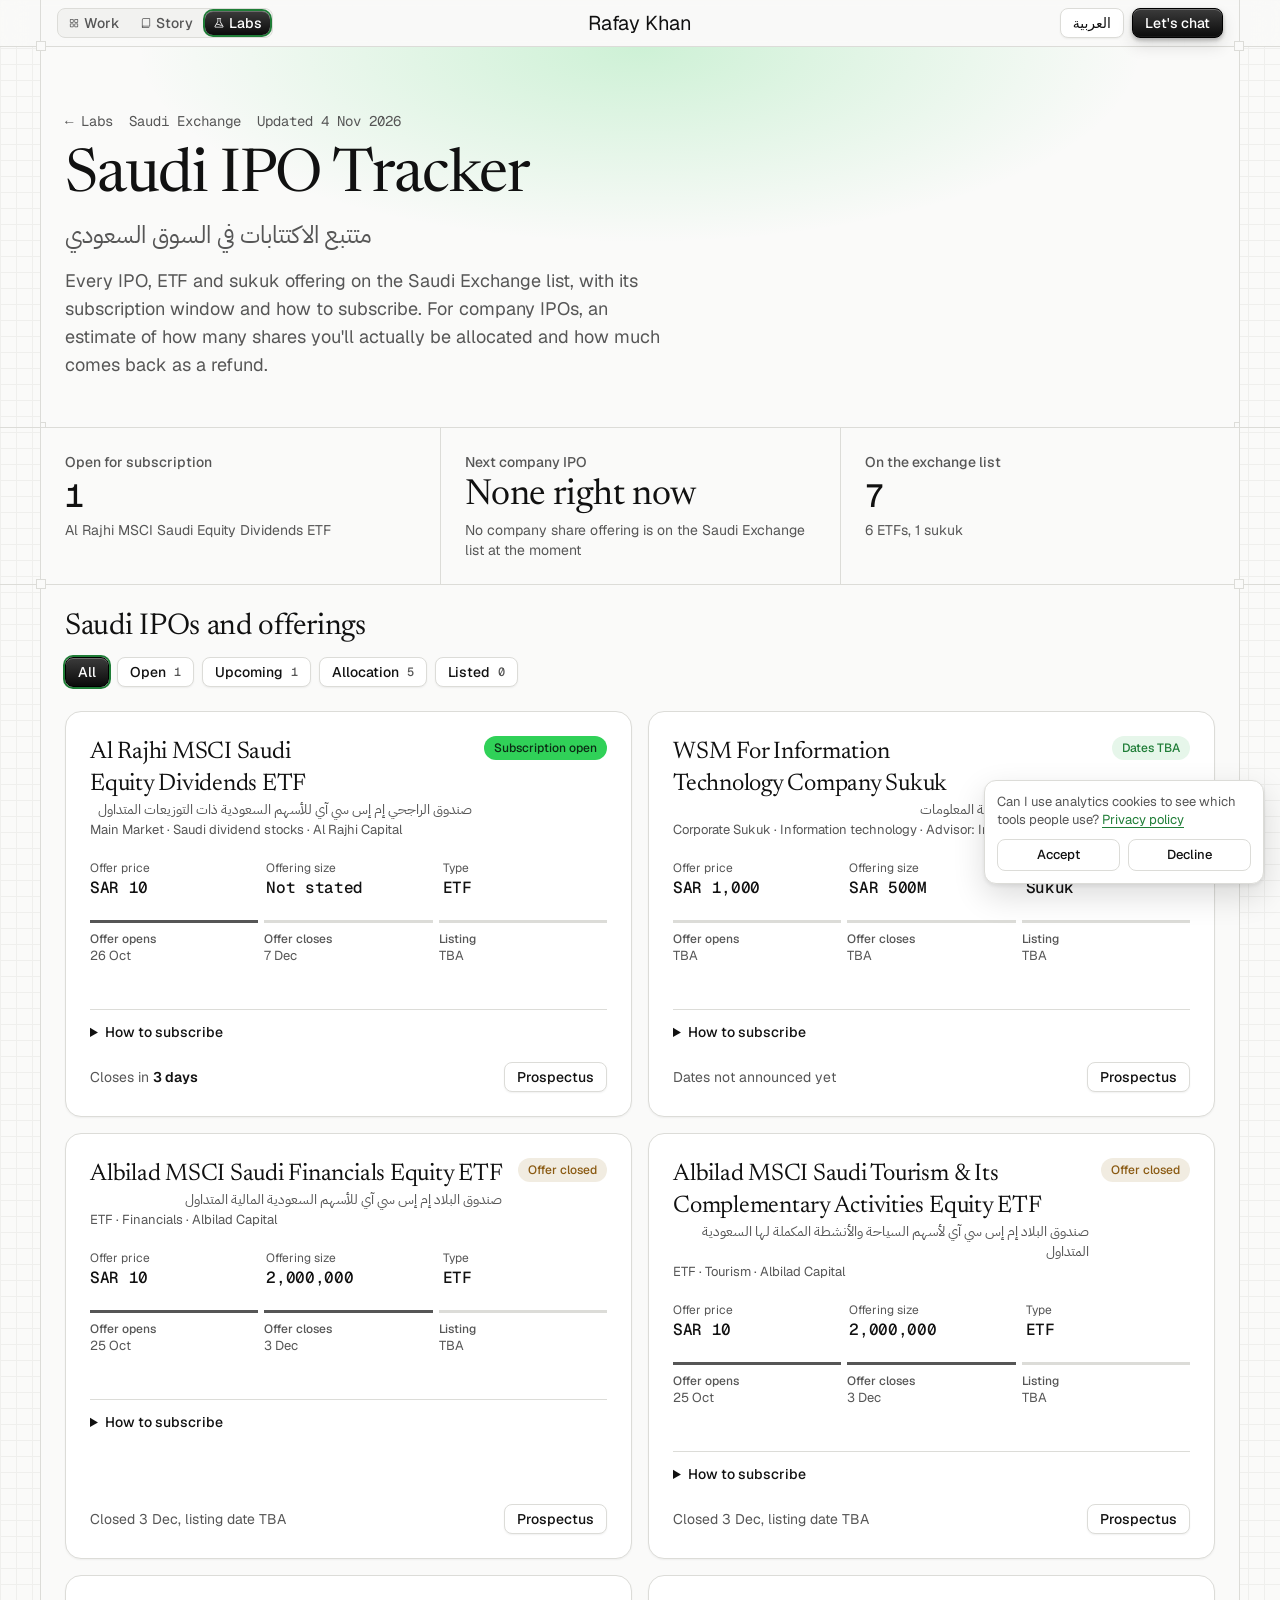
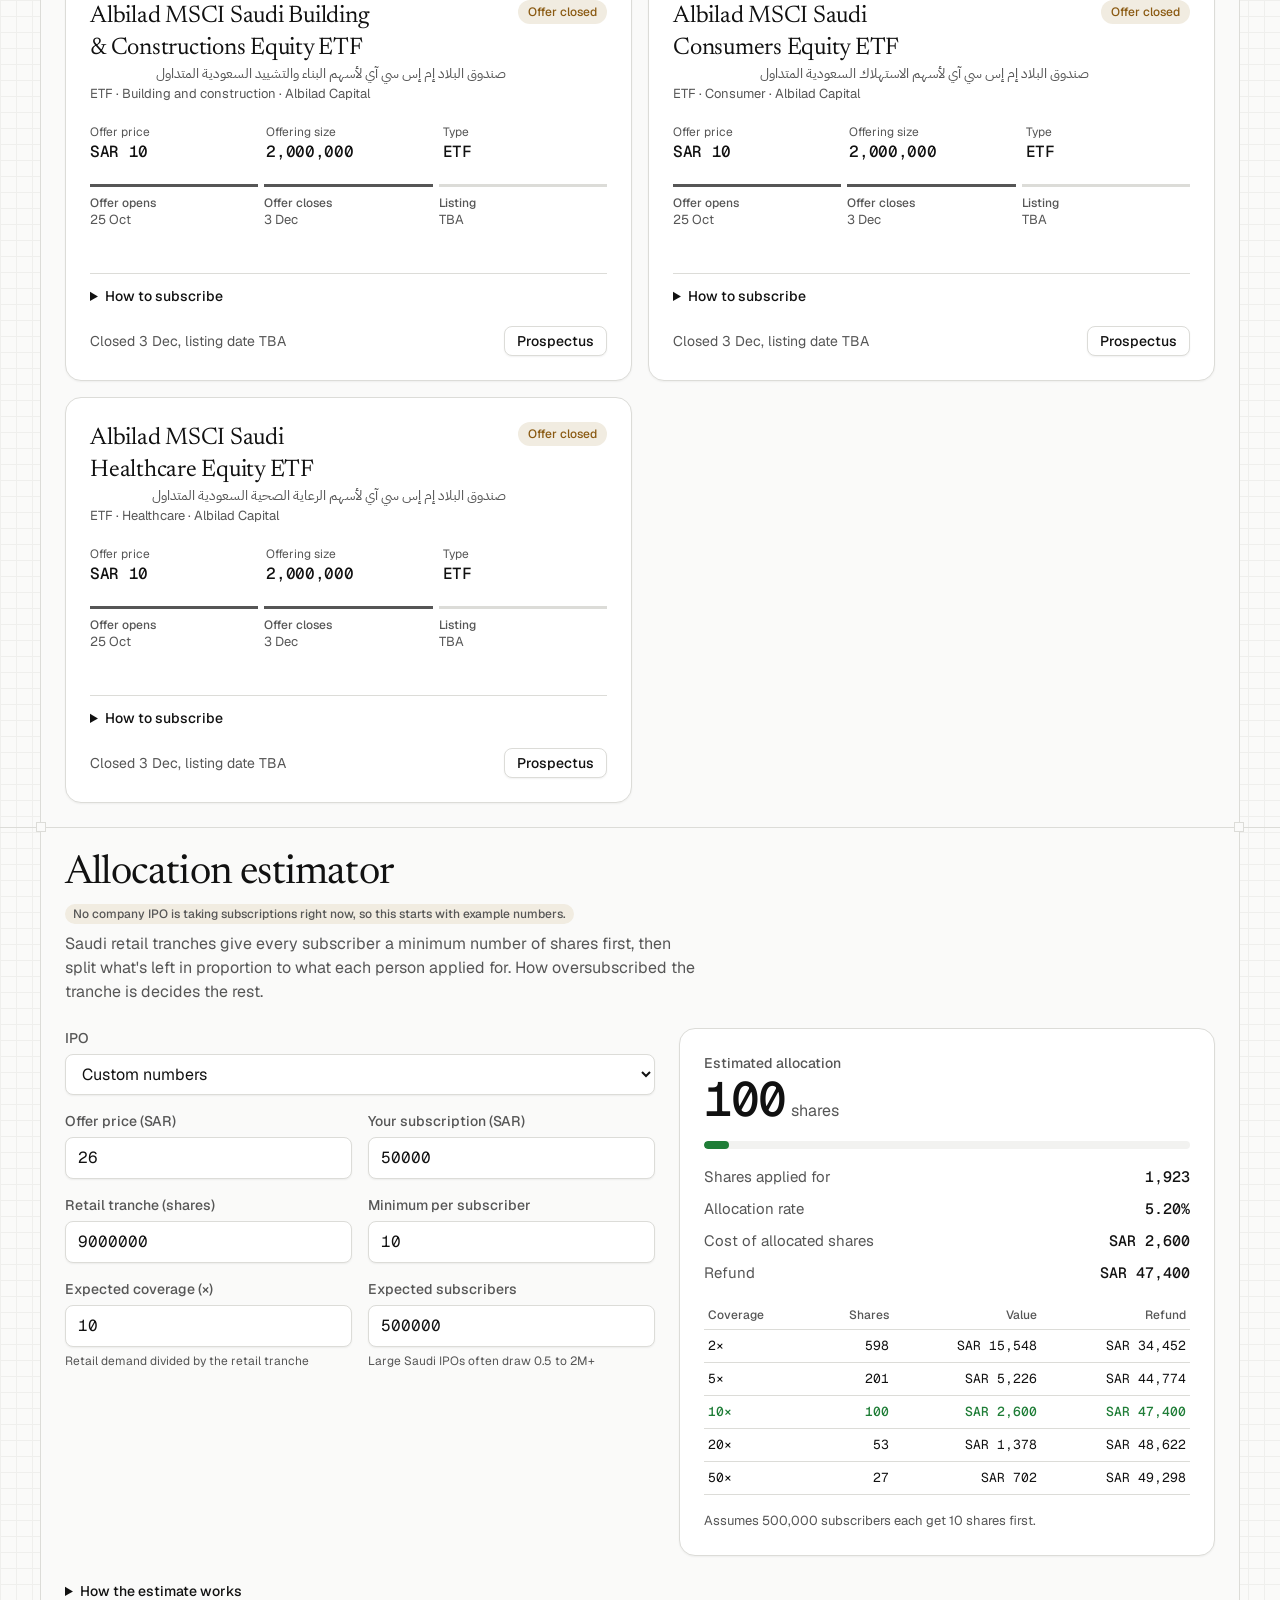
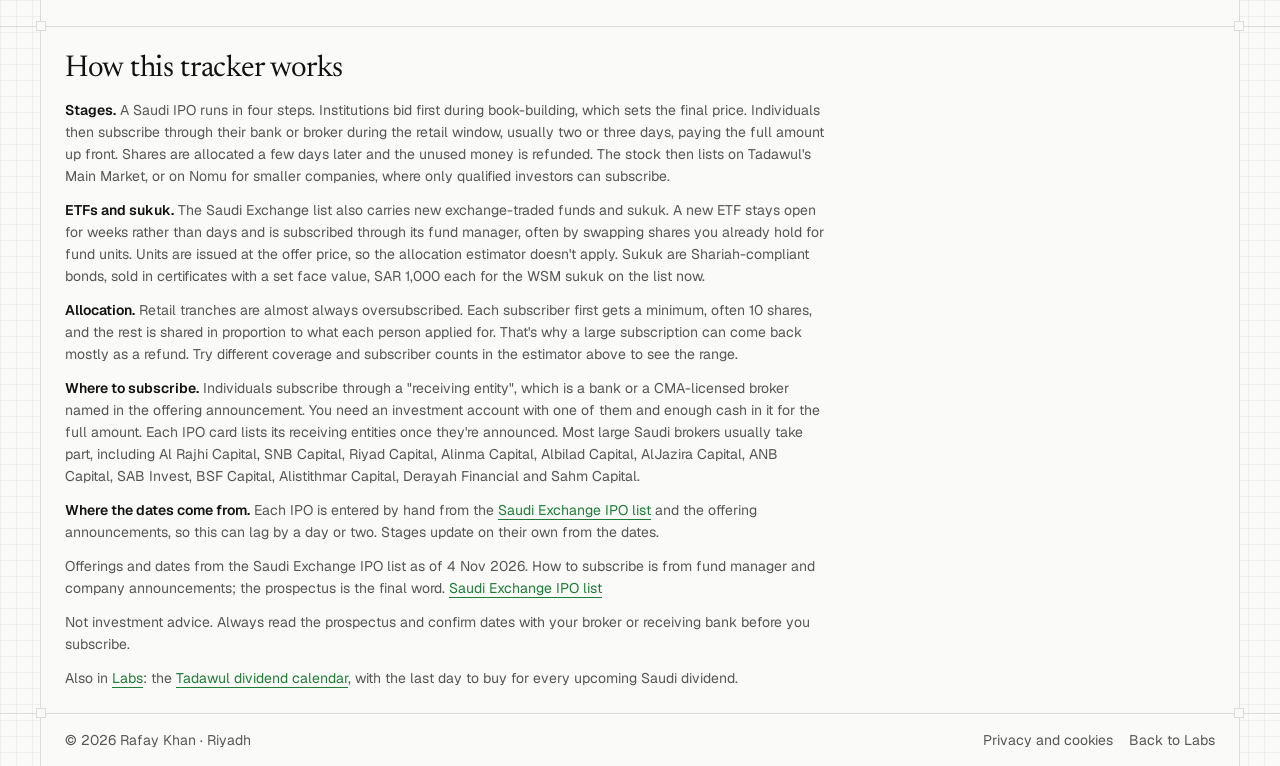
<file: labs/saudi-ipo-tracker/index.html>
<!doctype html>
<html lang="en">
<head>
<meta charset="utf-8">
<meta name="viewport" content="width=device-width, initial-scale=1, viewport-fit=cover">
<meta http-equiv="Content-Security-Policy" content="default-src 'self'; script-src 'self' 'unsafe-inline' https://www.googletagmanager.com; style-src 'self' 'unsafe-inline'; font-src 'self'; img-src 'self' data: https://*.google-analytics.com https://*.googletagmanager.com https://*.g.doubleclick.net https://*.google.com; connect-src 'self' https://*.google-analytics.com https://*.analytics.google.com https://*.googletagmanager.com https://*.g.doubleclick.net https://*.google.com; object-src 'none'; base-uri 'self'; form-action 'self'; upgrade-insecure-requests">
<meta name="referrer" content="strict-origin-when-cross-origin">
<title>Saudi IPO Tracker: subscription dates and allocation estimator</title>
<meta name="description" content="Saudi IPOs, ETF and sukuk offerings from the Saudi Exchange list, with subscription dates, how to subscribe and a free share allocation estimator.">
<link rel="alternate" hreflang="en" href="https://rafkhan.com/labs/saudi-ipo-tracker/">
<link rel="alternate" hreflang="ar" href="https://rafkhan.com/labs/saudi-ipo-tracker/?lang=ar">
<link rel="alternate" hreflang="x-default" href="https://rafkhan.com/labs/saudi-ipo-tracker/">
<script>
/* SEO: one canonical per language. ?lang=ar is the Arabic page, everything else is the English page. */
(function () {
  var ar = /[?&]lang=ar\b/.test(location.search);
  var l = document.createElement("link");
  l.rel = "canonical";
  l.href = "https://rafkhan.com/labs/saudi-ipo-tracker/" + (ar ? "?lang=ar" : "");
  document.head.appendChild(l);
})();
</script>
<meta property="og:type" content="website">
<meta property="og:site_name" content="Rafay Khan">
<meta property="og:title" content="Saudi IPO Tracker | متتبع الاكتتابات في السوق السعودي">
<meta property="og:description" content="Retail subscription dates for upcoming Saudi IPOs, and an estimate of the shares you'll be allocated and your refund. | مواعيد اكتتاب الأفراد في الاكتتابات القادمة بالسوق السعودي، مع تقدير للأسهم التي ستُخصَّص لك والفائض المُعاد.">
<meta property="og:url" content="https://rafkhan.com/labs/saudi-ipo-tracker/">
<meta property="og:image" content="https://rafkhan.com/og/saudi-ipo-tracker.png">
<meta property="og:image:width" content="1200">
<meta property="og:image:height" content="630">
<meta property="og:image:alt" content="Saudi IPO Tracker by Rafay Khan">
<meta property="og:locale" content="en_US">
<meta property="og:locale:alternate" content="ar_SA">
<meta name="twitter:card" content="summary_large_image">
<script type="application/ld+json">
{"@context":"https://schema.org","@graph":[
{"@type":"WebApplication","name":"Saudi IPO Tracker","alternateName":"متتبع الاكتتابات في السوق السعودي","url":"https://rafkhan.com/labs/saudi-ipo-tracker/","description":"Upcoming Saudi IPOs on Tadawul and Nomu with retail subscription dates, and an estimator for the shares you'll be allocated and your refund.","applicationCategory":"FinanceApplication","operatingSystem":"Any","browserRequirements":"Requires JavaScript","inLanguage":"en","isAccessibleForFree":true,"offers":{"@type":"Offer","price":"0","priceCurrency":"SAR"},"author":{"@type":"Person","name":"Rafay Khan","url":"https://rafkhan.com/"}},
{"@type":"BreadcrumbList","itemListElement":[
{"@type":"ListItem","position":1,"name":"Rafay Khan","item":"https://rafkhan.com/"},
{"@type":"ListItem","position":2,"name":"Labs","item":"https://rafkhan.com/#labs"},
{"@type":"ListItem","position":3,"name":"Saudi IPO Tracker","item":"https://rafkhan.com/labs/saudi-ipo-tracker/"}]}
]}
</script>
<script src="/analytics.js" defer></script>
<link rel="preload" href="/fonts/geist-latin.woff2" as="font" type="font/woff2" crossorigin>
<link rel="stylesheet" href="/fonts/fonts.css">
<style>
/* Fallback sized like Geist so text does not reflow when the web font arrives. */
@font-face { font-family: "Geist Fallback"; src: local("Arial"), local("Liberation Sans"), local("Helvetica"); size-adjust: 102.6%; }
/* Layout: same drafting board as rafkhan.com. Hero, summary cells, IPO cards by stage, then the allocation estimator. */
/* Layout: same drafting board as rafkhan.com. Grid paper ground, one framed 1200px column ruled into bands with corner ticks, serif display over Geist, glossy black controls. */
:root {
  --bg: #fafaf9; --paper-line: #efefed; --surface: #ffffff; --raised: #f2f2f0;
  --ink: #111111; --muted: #565656; --line: #dcdcd8;
  --accent: #1f7d37; --accent-soft: #e6f6ea; --go: #30d158; --go-ink: #0b2b14;
  --pay: #8a5a12; --pay-soft: #f1ece1; --weekend: #f2f2f0;
  --serif: "Newsreader", "Iowan Old Style", Georgia, serif;
  --font: "Geist", "Geist Fallback", ui-sans-serif, system-ui, "Segoe UI", sans-serif;
  --mono: "Geist Mono", ui-monospace, "SFMono-Regular", Menlo, monospace;
  --arabic: "IBM Plex Sans Arabic", "Geist", system-ui, sans-serif;
  --ease: cubic-bezier(0.22, 1, 0.36, 1);
  --frame: 1200px;
}
@media (prefers-color-scheme: dark) {
  :root:not([data-theme="light"]) {
    --bg: #131313; --paper-line: #1c1c1c; --surface: #1f1f1f; --raised: #272727; --ink: #f4f4f4; --muted: #a3a3a3; --line: #313131;
    --accent: #30d158; --accent-soft: #1d2a20; --pay: #e0ae55; --pay-soft: #24211b; --weekend: #181818; color-scheme: dark;
  }
}
:root[data-theme="dark"] {
  --bg: #131313; --paper-line: #1c1c1c; --surface: #1f1f1f; --raised: #272727; --ink: #f4f4f4; --muted: #a3a3a3; --line: #313131;
  --accent: #30d158; --accent-soft: #1d2a20; --pay: #e0ae55; --pay-soft: #24211b; --weekend: #181818; color-scheme: dark;
}
* { box-sizing: border-box; }
[hidden] { display: none !important; }
body { margin: 0; background-color: var(--bg); background-image: linear-gradient(var(--paper-line) 1px, transparent 1px), linear-gradient(90deg, var(--paper-line) 1px, transparent 1px); background-size: 16px 16px;
  color: var(--ink); font: 400 16px/24px var(--font); -webkit-font-smoothing: antialiased; }
body::before { content: ""; position: fixed; inset: 0 0 auto; height: env(safe-area-inset-top, 0px); z-index: 30; background: var(--bg); }
[dir="rtl"] body { font-family: var(--arabic); }
h1, h2, h3 { text-wrap: balance; }
a { color: var(--accent); text-underline-offset: 4px; }
:focus-visible { outline: 2px solid var(--accent); outline-offset: 2px; border-radius: 8px; }
.ico { width: 16px; height: 16px; flex: none; }
.num { font-family: var(--mono); font-variant-numeric: tabular-nums; }

/* framed column, ruled bands, corner ticks */
.band { border-bottom: 1px solid var(--line); }
.col { max-width: var(--frame); margin: 0 auto; border-left: 1px solid var(--line); border-right: 1px solid var(--line); position: relative; background-color: var(--bg); }
.band > .col::before, .band > .col::after { content: ""; position: absolute; bottom: -5px; width: 8px; height: 8px; border: 1px solid var(--line); background: var(--bg); z-index: 2; }
.band > .col::before { left: -5px; } .band > .col::after { right: -5px; }
.pad { padding: 24px; }
@media (max-width: 1232px) { .col { margin: 0 16px; } }
@media (max-width: 480px) { .col { margin: 0 8px; } .pad { padding: 16px; } }

/* glossy controls */
.gloss { display: inline-flex; align-items: center; gap: 8px; padding: 4px 12px; border-radius: 8px; font: 500 14px/20px var(--font); color: #ffffff; text-decoration: none; cursor: pointer;
  background: linear-gradient(#3b3b3b, #0b0b0b); border: 1px solid #000000;
  box-shadow: inset 0 1px 0 rgba(255,255,255,0.28), inset 0 -1px 0 rgba(255,255,255,0.06), 0 2px 4px rgba(0,0,0,0.28), 0 8px 16px rgba(0,0,0,0.12);
  transition: transform 300ms var(--ease), box-shadow 300ms var(--ease); }
.gloss:hover { transform: translateY(-2px); }
.chipbtn { display: inline-flex; align-items: center; gap: 8px; padding: 4px 12px; border-radius: 8px; border: 1px solid var(--line); background: var(--surface); color: var(--ink); text-decoration: none; font: 500 14px/20px var(--font); cursor: pointer;
  box-shadow: 0 1px 2px rgba(0,0,0,0.06); transition: transform 300ms var(--ease), border-color 300ms var(--ease); }
.chipbtn:hover { transform: translateY(-2px); border-color: var(--muted); }
[dir="rtl"] .chipbtn, [dir="rtl"] .gloss { font-family: var(--arabic); }

/* top bar, same as the home page */
.bar { position: sticky; top: env(safe-area-inset-top, 0px); z-index: 20; background: color-mix(in srgb, var(--bg) 86%, transparent); backdrop-filter: blur(12px); -webkit-backdrop-filter: blur(12px); }
.bar .col { display: grid; grid-template-columns: 1fr auto 1fr; align-items: center; gap: 16px; padding: 8px 16px; background: transparent; }
.seg { display: inline-flex; gap: 4px; padding: 2px; border-radius: 8px; border: 1px solid var(--line); background: var(--raised); justify-self: start; }
.seg a, .seg button { display: inline-flex; align-items: center; gap: 4px; padding: 2px 8px; border-radius: 8px; border: 0; background: transparent; font: 500 14px/20px var(--font); color: var(--muted); text-decoration: none; cursor: pointer; transition: color 300ms var(--ease); }
[dir="rtl"] .seg a, [dir="rtl"] .seg button { font-family: var(--arabic); }
.seg a:hover, .seg button:hover { color: var(--ink); }
.seg a[aria-current="true"], .seg button[aria-pressed="true"] { color: #ffffff; background: linear-gradient(#3b3b3b, #0b0b0b); box-shadow: 0 0 0 2px var(--accent), inset 0 1px 0 rgba(255,255,255,0.25); }
.seg .ico { width: 12px; height: 12px; }
.brand { font: 400 20px/28px var(--font); color: var(--ink); text-decoration: none; letter-spacing: -0.01em; white-space: nowrap; }
.right { justify-self: end; display: flex; gap: 8px; align-items: center; }
@media (max-width: 480px) { .seg .ico { display: none; } .seg a { padding: 2px 6px; } .bar .brand { display: none; } .bar .col { grid-template-columns: 1fr auto; } }
@media (max-width: 560px) { .brand { font-size: 16px; line-height: 24px; } .bar .col { gap: 8px; padding: 8px; } .right .gloss { display: none; } }

/* hero */
.hero .col { padding: 64px 24px 48px; display: grid; gap: 16px; overflow: hidden; }
.hero .col > .glow { position: absolute; inset: 0 0 auto 0; height: 280px; pointer-events: none; background: radial-gradient(ellipse 60% 100% at 50% 0%, rgba(48, 209, 88, 0.22), transparent 70%); }
.eyebrow { display: flex; flex-wrap: wrap; align-items: center; gap: 8px 16px; font: 400 14px/20px var(--mono); color: var(--muted); position: relative; }
[dir="rtl"] .eyebrow { font-family: var(--arabic); }
.back { color: var(--muted); text-decoration: none; } .back:hover { color: var(--ink); }
.badge { font: 500 12px/16px var(--font); padding: 2px 8px; border-radius: 9999px; background: var(--pay-soft); color: var(--pay); }
h1 { margin: 0; font: 400 60px/1 var(--serif); letter-spacing: -0.02em; position: relative; }
h1 .sub { display: block; margin-top: 12px; font: 400 24px/32px var(--arabic); letter-spacing: 0; color: var(--muted); }
[dir="rtl"] h1 { font: 500 52px/1.2 var(--arabic); letter-spacing: 0; }
[dir="rtl"] h1 .sub { font: 400 24px/32px var(--serif); }
.lede { margin: 0; max-width: 600px; color: var(--muted); font-size: 18px; line-height: 28px; position: relative; }
@media (max-width: 860px) { .hero .col { padding: 48px 16px 32px; } h1 { font-size: 44px; } [dir="rtl"] h1 { font-size: 38px; } }

/* summary cells */
.summary { display: grid; grid-template-columns: repeat(3, minmax(0, 1fr)); }
.summary > div { padding: 24px; display: grid; gap: 4px; align-content: start; min-width: 0; }
.summary > div + div { border-inline-start: 1px solid var(--line); }
.summary .k { font: 500 14px/20px var(--font); color: var(--muted); }
.summary .v { font: 400 36px/40px var(--serif); letter-spacing: -0.01em; }
.summary .v.num { font: 500 32px/40px var(--mono); letter-spacing: -0.03em; }
.summary .s { font-size: 14px; line-height: 20px; color: var(--muted); overflow-wrap: anywhere; }
[dir="rtl"] .summary .k, [dir="rtl"] .summary .s { font-family: var(--arabic); }
[dir="rtl"] .summary .v:not(.num) { font: 500 28px/40px var(--arabic); }
@media (max-width: 760px) {
  .summary { grid-template-columns: minmax(0, 1fr); }
  .summary > div { padding: 16px; }
  .summary > div + div { border-inline-start: 0; border-top: 1px solid var(--line); }
}

/* notes and footer */
.notes { display: grid; gap: 12px; max-width: 760px; font-size: 14px; line-height: 22px; color: var(--muted); }
.notes p { margin: 0; }
.notes strong { color: var(--ink); font-weight: 600; }
.fine .col { display: flex; flex-wrap: wrap; justify-content: space-between; gap: 16px; padding: 16px 24px; color: var(--muted); font-size: 14px; line-height: 20px; }
.fine a { color: var(--muted); text-decoration: none; } .fine a:hover { color: var(--ink); }
@media (prefers-reduced-motion: reduce) { * { transition: none !important; } }

/* filters */
.toolbar { display: flex; flex-wrap: wrap; gap: 12px; align-items: center; justify-content: space-between; }
.chips { display: flex; flex-wrap: wrap; gap: 8px; }
.chip[aria-pressed="true"] { color: #ffffff; background: linear-gradient(#3b3b3b, #0b0b0b); border-color: #000000; box-shadow: 0 0 0 2px var(--accent), inset 0 1px 0 rgba(255,255,255,0.25); }
.chip .n { font: 500 12px/16px var(--mono); color: var(--muted); }
.chip[aria-pressed="true"] .n { color: rgba(255,255,255,.7); }
.updated { font: 400 14px/20px var(--mono); color: var(--muted); }
.sec { margin: 0; font: 400 30px/36px var(--serif); letter-spacing: -0.01em; color: var(--ink); width: 100%; }

/* IPO cards */
#list { display: grid; grid-template-columns: repeat(2, minmax(0, 1fr)); gap: 16px; }
.card { background: var(--surface); border: 1px solid var(--line); border-radius: 16px; padding: 24px; display: flex; flex-direction: column; gap: 20px; box-shadow: 0 1px 2px rgba(0,0,0,0.05); min-width: 0; }
.card-h { display: flex; justify-content: space-between; gap: 12px; align-items: flex-start; }
.card h3 { margin: 0; font: 400 24px/32px var(--serif); letter-spacing: -0.01em; }
.card .alt { display: block; font: 400 14px/20px var(--arabic); color: var(--muted); }
.card .alt[lang="en"] { font-family: var(--font); text-align: end; }
[dir="rtl"] .card h3, [dir="rtl"] .sec, [dir="rtl"] .est-h h2 { font-family: var(--arabic); font-weight: 500; letter-spacing: 0; }
[dir="rtl"] .card h3 { font-size: 20px; line-height: 30px; }
[dir="rtl"] .sec { font-size: 26px; line-height: 36px; } [dir="rtl"] .est-h h2 { font-size: 34px; line-height: 44px; }
[dir="rtl"] .pill, [dir="rtl"] .tl b, [dir="rtl"] .fields label, [dir="rtl"] .fields select, [dir="rtl"] .hint, [dir="rtl"] .result .k, [dir="rtl"] th, [dir="rtl"] .big small, [dir="rtl"] .badge { font-family: var(--arabic); }
[dir="rtl"] .kv b, [dir="rtl"] .lines b { font-family: var(--arabic); font-variant-numeric: tabular-nums; }
.card .meta { font-size: 13px; line-height: 20px; color: var(--muted); }
.pill { font: 500 12px/16px var(--font); padding: 4px 10px; border-radius: 9999px; white-space: nowrap; background: var(--raised); color: var(--muted); }
.pill.open { background: var(--go); color: var(--go-ink); }
.pill.soon { background: var(--accent-soft); color: var(--accent); }
.pill.wait { background: var(--pay-soft); color: var(--pay); }
.kv { display: grid; grid-template-columns: repeat(3, minmax(0, 1fr)); gap: 12px; }
.kv span { display: block; font-size: 12px; line-height: 16px; color: var(--muted); }
.kv b { font: 500 16px/24px var(--mono); letter-spacing: -0.02em; }
.tl { display: grid; grid-template-columns: repeat(4, minmax(0, 1fr)); gap: 6px; font-size: 13px; line-height: 18px; color: var(--muted); }
.tl > div { border-top: 3px solid var(--line); padding-top: 8px; }
.tl .past { border-color: var(--muted); }
.tl .now { border-color: var(--accent); color: var(--ink); }
.tl b { display: block; font: 500 12px/16px var(--font); color: inherit; }
.brk { font-size: 14px; line-height: 20px; color: var(--muted); border-top: 1px solid var(--line); padding-top: 12px; }
.brk summary { cursor: pointer; color: var(--ink); font-weight: 500; }
.brk ul { display: flex; flex-wrap: wrap; gap: 6px; margin: 10px 0 0; padding: 0; list-style: none; }
.brk li { font-size: 13px; line-height: 18px; padding: 3px 10px; border-radius: 9999px; background: var(--raised); color: var(--ink); }
.brk .none { margin: 8px 0 0; }
.card-f { display: flex; justify-content: space-between; align-items: center; gap: 12px; flex-wrap: wrap; margin-top: auto; }
.when { font-size: 14px; line-height: 20px; color: var(--muted); }
.when b { color: var(--ink); font-weight: 600; }
.gloss[disabled], .chipbtn[disabled] { opacity: .4; cursor: not-allowed; transform: none; }
.empty { grid-column: 1 / -1; padding: 32px; text-align: center; color: var(--muted); background: var(--surface); border: 1px dashed var(--line); border-radius: 16px; }
@media (max-width: 860px) { #list { grid-template-columns: minmax(0, 1fr); } }
@media (max-width: 480px) { .card { padding: 16px; } .tl { grid-template-columns: repeat(2, minmax(0, 1fr)); row-gap: 12px; } .kv { grid-template-columns: repeat(2, minmax(0, 1fr)); } }

/* estimator */
.est-h { display: grid; gap: 8px; margin-bottom: 24px; }
.est-h h2 { margin: 0; font: 400 40px/44px var(--serif); letter-spacing: -0.02em; }
.est-h p { margin: 0; max-width: 640px; color: var(--muted); }
.est { display: grid; grid-template-columns: minmax(0, 1.1fr) minmax(0, 1fr); gap: 24px; align-items: start; }
.fields { display: grid; grid-template-columns: repeat(2, minmax(0, 1fr)); gap: 16px; align-content: start; }
.fields label { display: flex; flex-direction: column; gap: 6px; font: 500 14px/20px var(--font); color: var(--muted); }
.fields label.full { grid-column: 1 / -1; }
.fields input, .fields select { width: 100%; font: 400 16px/24px var(--mono); padding: 8px 12px; border: 1px solid var(--line); border-radius: 8px; background: var(--surface); color: var(--ink); box-shadow: 0 1px 2px rgba(0,0,0,0.06); }
.fields select { font-family: var(--font); }
.hint { font: 400 12px/16px var(--font); color: var(--muted); }
.result { background: var(--surface); border: 1px solid var(--line); border-radius: 16px; padding: 24px; display: grid; gap: 16px; box-shadow: 0 1px 2px rgba(0,0,0,0.05); }
.result .k { font: 500 14px/20px var(--font); color: var(--muted); }
.big { font: 500 48px/52px var(--mono); letter-spacing: -0.04em; }
.big small { font: 400 16px/24px var(--font); color: var(--muted); letter-spacing: 0; margin-inline-start: 6px; }
.meter { height: 8px; border-radius: 9999px; background: var(--raised); overflow: hidden; }
.meter i { display: block; height: 100%; background: var(--accent); border-radius: 9999px; transition: width 300ms var(--ease); }
.lines { display: grid; gap: 8px; font-size: 15px; }
.lines div { display: flex; justify-content: space-between; gap: 12px; }
.lines span { color: var(--muted); }
.lines b { font: 500 15px/24px var(--mono); }
table { width: 100%; border-collapse: collapse; font: 400 13px/20px var(--mono); }
th, td { text-align: end; padding: 6px 4px; border-bottom: 1px solid var(--line); }
th:first-child, td:first-child { text-align: start; }
th { font: 500 12px/16px var(--font); color: var(--muted); }
tr.hl td { color: var(--accent); font-weight: 500; }
.small { margin: 0; font-size: 13px; line-height: 20px; color: var(--muted); }
details { margin-top: 24px; max-width: 760px; color: var(--muted); font-size: 14px; line-height: 22px; }
summary { cursor: pointer; color: var(--ink); font-weight: 500; }
@media (max-width: 860px) { .est { grid-template-columns: minmax(0, 1fr); } .est-h h2 { font-size: 32px; line-height: 40px; } }
@media (max-width: 420px) { .fields { grid-template-columns: minmax(0, 1fr); } .big { font-size: 40px; line-height: 44px; } }
</style>
<link rel="icon" href="/favicon.ico" sizes="48x48">
<link rel="icon" href="/icon-192.png" type="image/png" sizes="192x192">
<link rel="apple-touch-icon" href="/apple-touch-icon.png">
</head>
<body>

<header class="bar band">
  <div class="col">
    <nav class="seg" aria-label="Main"><a href="/#work"><svg class="ico" viewBox="0 0 256 256" fill="currentColor" aria-hidden="true"><path d="M104,40H56A16,16,0,0,0,40,56v48a16,16,0,0,0,16,16h48a16,16,0,0,0,16-16V56A16,16,0,0,0,104,40Zm0,64H56V56h48Zm96-64H152a16,16,0,0,0-16,16v48a16,16,0,0,0,16,16h48a16,16,0,0,0,16-16V56A16,16,0,0,0,200,40Zm0,64H152V56h48Zm-96,32H56a16,16,0,0,0-16,16v48a16,16,0,0,0,16,16h48a16,16,0,0,0,16-16V152A16,16,0,0,0,104,136Zm0,64H56V152h48Zm96-64H152a16,16,0,0,0-16,16v48a16,16,0,0,0,16,16h48a16,16,0,0,0,16-16V152A16,16,0,0,0,200,136Zm0,64H152V152h48Z"/></svg><span data-i="nWork">Work</span></a><a href="/#story"><svg class="ico" viewBox="0 0 256 256" fill="currentColor" aria-hidden="true"><path d="M208,24H72A32,32,0,0,0,40,56V224a8,8,0,0,0,8,8H192a8,8,0,0,0,0-16H56a16,16,0,0,1,16-16H208a8,8,0,0,0,8-8V32A8,8,0,0,0,208,24Zm-8,160H72a31.82,31.82,0,0,0-16,4.29V56A16,16,0,0,1,72,40H200Z"/></svg><span data-i="nStory">Story</span></a><a href="/#labs" aria-current="true"><svg class="ico" viewBox="0 0 256 256" fill="currentColor" aria-hidden="true"><path d="M221.69,199.77,160,96.92V40h8a8,8,0,0,0,0-16H88a8,8,0,0,0,0,16h8V96.92L34.31,199.77A16,16,0,0,0,48,224H208a16,16,0,0,0,13.72-24.23ZM110.86,103.25A7.93,7.93,0,0,0,112,99.14V40h32V99.14a7.93,7.93,0,0,0,1.14,4.11L183.36,167c-12,2.37-29.07,1.37-51.75-10.11-15.91-8.05-31.05-12.32-45.22-12.81ZM48,208l28.54-47.58c14.25-1.74,30.31,1.85,47.82,10.72,19,9.61,35,12.88,48,12.88a69.89,69.89,0,0,0,19.55-2.7L208,208Z"/></svg><span data-i="nLabs">Labs</span></a></nav>
    <a class="brand" href="/" data-i="brand">Rafay Khan</a>
    <div class="right"><button class="chipbtn" id="langBtn" type="button" lang="ar">العربية</button><a class="gloss" href="https://www.linkedin.com/in/rafekhan" target="_blank" rel="noopener" data-i="chat">Let's chat</a></div>
  </div>
</header>

<main id="main">
  <section class="hero band">
    <div class="col">
      <div class="glow" aria-hidden="true"></div>
      <div class="eyebrow"><a class="back" href="/#labs" data-i="back">← Labs</a><span data-i="exchange">Saudi Exchange</span><span id="updated">Loading…</span><span class="badge" id="sampleBadge" data-i="sample" hidden>Sample data</span></div>
      <h1><span data-i="title">Saudi IPO Tracker</span> <span class="sub" id="titleSub" lang="ar">متتبع الاكتتابات في السوق السعودي</span></h1>
      <p class="lede" data-i="lede">Every IPO, ETF and sukuk offering on the Saudi Exchange list, with its subscription window and how to subscribe. For company IPOs, an estimate of how many shares you'll actually be allocated and how much comes back as a refund.</p>
    </div>
  </section>

  <section class="band" aria-label="Summary" data-i-aria="summaryAria">
    <div class="col summary">
      <div><span class="k" data-i="sOpenK">Open for subscription</span><span class="v num" id="sOpen">–</span><span class="s" id="sOpenSub"></span></div>
      <div><span class="k" data-i="sNextK">Next company IPO</span><span class="v" id="sNext">–</span><span class="s" id="sNextSub"></span></div>
      <div><span class="k" data-i="sValueK">On the exchange list</span><span class="v num" id="sValue">–</span><span class="s" id="sValueSub"></span></div>
    </div>
  </section>

  <section class="band">
    <div class="col pad" style="display:grid;gap:24px">
      <div class="toolbar">
        <h2 class="sec" data-i="listH">Saudi IPOs and offerings</h2>
        <div class="chips" id="chips" role="group" aria-label="Filter by stage"></div>
      </div>
      <div id="list" aria-live="polite"></div>
    </div>
  </section>

  <section class="band" id="estimator">
    <div class="col pad">
      <div class="est-h">
        <h2 data-i="estH">Allocation estimator</h2>
        <p id="estNote" class="badge" style="justify-self:start" data-i="estNote" hidden>No company IPO is taking subscriptions right now, so this starts with example numbers.</p>
        <p data-i="estP">Saudi retail tranches give every subscriber a minimum number of shares first, then split what's left in proportion to what each person applied for. How oversubscribed the tranche is decides the rest.</p>
      </div>
      <div class="est">
        <div class="fields">
          <label class="full"><span data-i="fIpo">IPO</span><select id="f-ipo"></select></label>
          <label><span data-i="fPrice">Offer price (SAR)</span><input id="f-price" type="number" min="0" step="0.01" inputmode="decimal"></label>
          <label><span data-i="fAmount">Your subscription (SAR)</span><input id="f-amount" type="number" min="0" step="1000" inputmode="decimal" value="50000"></label>
          <label><span data-i="fTranche">Retail tranche (shares)</span><input id="f-tranche" type="number" min="0" step="1000" inputmode="numeric"></label>
          <label><span data-i="fMin">Minimum per subscriber</span><input id="f-min" type="number" min="0" step="1" inputmode="numeric" value="10"></label>
          <label><span data-i="fCov">Expected coverage (×)</span><input id="f-cov" type="number" min="0.1" step="0.5" inputmode="decimal" value="10"><span class="hint" data-i="fCovH">Retail demand divided by the retail tranche</span></label>
          <label><span data-i="fSubs">Expected subscribers</span><input id="f-subs" type="number" min="1" step="10000" inputmode="numeric" value="500000"><span class="hint" data-i="fSubsH">Large Saudi IPOs often draw 0.5 to 2M+</span></label>
        </div>
        <div class="result" aria-live="polite">
          <div><div class="k" data-i="rK">Estimated allocation</div><div class="big" id="r-shares">–</div></div>
          <div class="meter"><i id="r-bar" style="width:0"></i></div>
          <div class="lines">
            <div><span data-i="rApplied">Shares applied for</span><b id="r-applied">–</b></div>
            <div><span data-i="rRate">Allocation rate</span><b id="r-rate">–</b></div>
            <div><span data-i="rCost">Cost of allocated shares</span><b id="r-cost">–</b></div>
            <div><span data-i="rRefund">Refund</span><b id="r-refund">–</b></div>
          </div>
          <table aria-label="Allocation at different coverage levels" data-i-aria="tAria">
            <thead><tr><th data-i="tCov">Coverage</th><th data-i="tShares">Shares</th><th data-i="tValue">Value</th><th data-i="tRefund">Refund</th></tr></thead>
            <tbody id="r-table"></tbody>
          </table>
          <p class="small" id="r-note"></p>
        </div>
      </div>
      <details>
        <summary data-i="howEstS">How the estimate works</summary>
        <p data-i="howEstP">Every valid subscriber first receives the minimum, usually 10 shares. The shares left after that are split in proportion to what each person applied for above the minimum. If the minimums alone would use up the whole tranche, the minimum isn't guaranteed and shares are spread evenly instead. Real allocations round down to whole shares and can follow a different rule set out in the prospectus, so treat this as a guide and check the final allocation notice from your receiving bank.</p>
      </details>
    </div>
  </section>

  <section class="band">
    <div class="col pad">
      <div class="notes">
        <h2 class="sec" data-i="notesH">How this tracker works</h2>
        <p data-i="nStages" data-html="1"><strong>Stages.</strong> A Saudi IPO runs in four steps. Institutions bid first during book-building, which sets the final price. Individuals then subscribe through their bank or broker during the retail window, usually two or three days, paying the full amount up front. Shares are allocated a few days later and the unused money is refunded. The stock then lists on Tadawul's Main Market, or on Nomu for smaller companies, where only qualified investors can subscribe.</p>
        <p data-i="nEtf" data-html="1"><strong>ETFs and sukuk.</strong> The Saudi Exchange list also carries new exchange-traded funds and sukuk. A new ETF stays open for weeks rather than days and is subscribed through its fund manager, often by swapping shares you already hold for fund units. Units are issued at the offer price, so the allocation estimator doesn't apply. Sukuk are Shariah-compliant bonds, sold in certificates with a set face value, SAR 1,000 each for the WSM sukuk on the list now.</p>
        <p data-i="nAlloc" data-html="1"><strong>Allocation.</strong> Retail tranches are almost always oversubscribed. Each subscriber first gets a minimum, often 10 shares, and the rest is shared in proportion to what each person applied for. That's why a large subscription can come back mostly as a refund. Try different coverage and subscriber counts in the estimator above to see the range.</p>
        <p data-i="nWhere" data-html="1"><strong>Where to subscribe.</strong> Individuals subscribe through a "receiving entity", which is a bank or a CMA-licensed broker named in the offering announcement. You need an investment account with one of them and enough cash in it for the full amount. Each IPO card lists its receiving entities once they're announced. Most large Saudi brokers usually take part, including Al Rajhi Capital, SNB Capital, Riyad Capital, Alinma Capital, Albilad Capital, AlJazira Capital, ANB Capital, SAB Invest, BSF Capital, Alistithmar Capital, Derayah Financial and Sahm Capital.</p>
        <p data-i="nDates" data-html="1"><strong>Where the dates come from.</strong> Each IPO is entered by hand from the <a href="https://www.saudiexchange.sa/wps/portal/saudiexchange/listing/ipos" target="_blank" rel="noopener">Saudi Exchange IPO list</a> and the offering announcements, so this can lag by a day or two. Stages update on their own from the dates.</p>
        <p id="srcNote"></p>
        <p data-i="nAdvice">Not investment advice. Always read the prospectus and confirm dates with your broker or receiving bank before you subscribe.</p>
        <p data-i="nMore" data-html="1">Also in <a href="/#labs">Labs</a>: the <a href="/labs/tadawul-dividends/">Tadawul dividend calendar</a>, with the last day to buy for every upcoming Saudi dividend.</p>
      </div>
    </div>
  </section>
</main>

<footer class="fine"><div class="col"><span>© <span id="year">2026</span> <span data-i="footName">Rafay Khan · Riyadh</span></span><a href="/#labs" data-i="footBack">Back to Labs</a></div></footer>

<script>
(function () {
  var DAY = 86400000;
  var now = new Date();
  var today = new Date(now.getFullYear(), now.getMonth(), now.getDate());
  var $ = function (id) { return document.getElementById(id); };
  var store = { get: function (k) { try { return localStorage.getItem(k); } catch (e) { return null; } }, set: function (k, v) { try { localStorage.setItem(k, v); } catch (e) {} } };

  // ---------- language: ?lang=ar is the Arabic page; otherwise the saved choice, then the browser ----------
  var lang = store.get("ipo-lang") || ((navigator.language || "").toLowerCase().indexOf("ar") === 0 ? "ar" : "en");
  if (/[?&]lang=ar\b/.test(location.search)) lang = "ar";
  if (/[?&]lang=en\b/.test(location.search)) lang = "en";

  function arDays(n) { return n === 1 ? "يوم واحد" : n === 2 ? "يومين" : n >= 3 && n <= 10 ? n + " أيام" : n + " يومًا"; }
  function enPlural(n, w) { return n + " " + w + (n === 1 ? "" : "s"); }

  var STR = {
    en: {
      docTitle: "Saudi IPO Tracker: subscription dates and allocation estimator",
      docDesc: "Saudi IPOs, ETF and sukuk offerings from the Saudi Exchange list, with subscription dates, how to subscribe and a free share allocation estimator.",
      nWork: "Work", nStory: "Story", nLabs: "Labs", chat: "Let's chat", langBtn: "العربية", brand: "Rafay Khan",
      back: "← Labs", exchange: "Saudi Exchange", sample: "Sample data", title: "Saudi IPO Tracker", titleSub: "متتبع الاكتتابات في السوق السعودي",
      lede: "Every IPO, ETF and sukuk offering on the Saudi Exchange list, with its subscription window and how to subscribe. For company IPOs, an estimate of how many shares you'll actually be allocated and how much comes back as a refund.",
      summaryAria: "Summary", sOpenK: "Open for subscription", sNextK: "Next company IPO", sValueK: "On the exchange list",
      listH: "Saudi IPOs and offerings", filterAria: "Filter by stage",
      estH: "Allocation estimator", estNote: "No company IPO is taking subscriptions right now, so this starts with example numbers.",
      estP: "Saudi retail tranches give every subscriber a minimum number of shares first, then split what's left in proportion to what each person applied for. How oversubscribed the tranche is decides the rest.",
      fIpo: "IPO", fPrice: "Offer price (SAR)", fAmount: "Your subscription (SAR)", fTranche: "Retail tranche (shares)", fMin: "Minimum per subscriber",
      fCov: "Expected coverage (×)", fCovH: "Retail demand divided by the retail tranche", fSubs: "Expected subscribers", fSubsH: "Large Saudi IPOs often draw 0.5 to 2M+",
      rK: "Estimated allocation", rApplied: "Shares applied for", rRate: "Allocation rate", rCost: "Cost of allocated shares", rRefund: "Refund",
      tAria: "Allocation at different coverage levels", tCov: "Coverage", tShares: "Shares", tValue: "Value", tRefund: "Refund",
      howEstS: "How the estimate works",
      howEstP: "Every valid subscriber first receives the minimum, usually 10 shares. The shares left after that are split in proportion to what each person applied for above the minimum. If the minimums alone would use up the whole tranche, the minimum isn't guaranteed and shares are spread evenly instead. Real allocations round down to whole shares and can follow a different rule set out in the prospectus, so treat this as a guide and check the final allocation notice from your receiving bank.",
      notesH: "How this tracker works",
      nStages: "<strong>Stages.</strong> A Saudi IPO runs in four steps. Institutions bid first during book-building, which sets the final price. Individuals then subscribe through their bank or broker during the retail window, usually two or three days, paying the full amount up front. Shares are allocated a few days later and the unused money is refunded. The stock then lists on Tadawul's Main Market, or on Nomu for smaller companies, where only qualified investors can subscribe.",
      nEtf: "<strong>ETFs and sukuk.</strong> The Saudi Exchange list also carries new exchange-traded funds and sukuk. A new ETF stays open for weeks rather than days and is subscribed through its fund manager, often by swapping shares you already hold for fund units. Units are issued at the offer price, so the allocation estimator doesn't apply. Sukuk are Shariah-compliant bonds, sold in certificates with a set face value, SAR 1,000 each for the WSM sukuk on the list now.",
      nAlloc: "<strong>Allocation.</strong> Retail tranches are almost always oversubscribed. Each subscriber first gets a minimum, often 10 shares, and the rest is shared in proportion to what each person applied for. That's why a large subscription can come back mostly as a refund. Try different coverage and subscriber counts in the estimator above to see the range.",
      nWhere: "<strong>Where to subscribe.</strong> Individuals subscribe through a \"receiving entity\", which is a bank or a CMA-licensed broker named in the offering announcement. You need an investment account with one of them and enough cash in it for the full amount. Each IPO card lists its receiving entities once they're announced. Most large Saudi brokers usually take part, including Al Rajhi Capital, SNB Capital, Riyad Capital, Alinma Capital, Albilad Capital, AlJazira Capital, ANB Capital, SAB Invest, BSF Capital, Alistithmar Capital, Derayah Financial and Sahm Capital.",
      nDates: "<strong>Where the dates come from.</strong> Each IPO is entered by hand from the <a href=\"https://www.saudiexchange.sa/wps/portal/saudiexchange/listing/ipos\" target=\"_blank\" rel=\"noopener\">Saudi Exchange IPO list</a> and the offering announcements, so this can lag by a day or two. Stages update on their own from the dates.",
      nAdvice: "Not investment advice. Always read the prospectus and confirm dates with your broker or receiving bank before you subscribe.",
      nMore: "Also in <a href=\"/#labs\">Labs</a>: the <a href=\"/labs/tadawul-dividends/\">Tadawul dividend calendar</a>, with the last day to buy for every upcoming Saudi dividend.",
      footName: "Rafay Khan · Riyadh", footBack: "Back to Labs",
      loading: "Loading…", loadFail: "Couldn't load data", loadFailP: "The IPO list didn't load. Refresh to try again.",
      updated: function (s) { return "Updated " + s; }, srcLink: "Saudi Exchange IPO list",
      st: { open: "Subscription open", soon: "Upcoming", closed: "Offer closed", listed: "Listed", tba: "Dates TBA", alloc: "Awaiting allocation", listing: "Awaiting listing" },
      tabs: { all: "All", open: "Open", soon: "Upcoming", wait: "Allocation", done: "Listed" },
      nothingOpen: "Nothing open right now", firstLast: function (a, b) { return "First one closes " + a + ", last one " + b; },
      noneNow: "None right now", retailCloses: function (a) { return "Retail closes " + a; },
      retailOpens: function (a, n) { return "Retail opens " + a + ", in " + enPlural(n, "day"); },
      noIpo: "No company share offering is on the Saudi Exchange list at the moment",
      kinds: { IPO: ["equity IPO", "equity IPOs"], ETF: ["ETF", "ETFs"], Sukuk: ["sukuk", "sukuk"] },
      countLine: function (by, kinds) { return Object.keys(by).map(function (t) { var n = kinds[t] || [t, t + "s"]; return by[t] + " " + n[by[t] === 1 ? 0 : 1]; }).join(", "); },
      nothingListed: "Nothing listed yet",
      tlOpen: "Offer opens", tlClose: "Offer closes", tlListing: "Listing", tlBook: "Book-build", tlRetail: "Retail", tlAlloc: "Allocation",
      instOnly: "Institutions only", tba: "TBA",
      howSub: "How to subscribe", whereSub: "Where to subscribe",
      whereSubP: "Receiving banks and brokers are named closer to the retail window. Most Saudi brokers take part, so check your own broker's app first.",
      subVia: function (n) { return "Subscribe through " + enPlural(n, "broker"); },
      closesToday: "<b>Closes today</b>", closesIn: function (n) { return "Closes in <b>" + enPlural(n, "day") + "</b>"; },
      opensIn: function (n) { return "Opens in <b>" + enPlural(n, "day") + "</b>"; },
      bookFrom: function (a) { return "Book-build from <b>" + a + "</b>"; }, notAnnounced: "Dates not announced yet",
      lists: function (a) { return "Lists <b>" + a + "</b>"; }, closedTba: function (a) { return "Closed " + a + ", listing date TBA"; },
      allocOn: function (a) { return "Allocation on <b>" + a + "</b>"; }, listingTba: "Listing date TBA", listed: function (a) { return "Listed " + a; },
      announcement: "Announcement", prospectus: "Prospectus", estimate: "Estimate allocation", empty: "Nothing at this stage right now.",
      finalPrice: "Final price", priceRange: "Price range", offerSize: "Offer size", retailTranche: "Retail tranche", none: "None",
      offerPrice: "Offer price", offeringSize: "Offering size", type: "Type", notStated: "Not stated",
      types: { IPO: "IPO", ETF: "ETF", Sukuk: "Sukuk" }, marketSuffix: " market",
      custom: "Custom numbers", sharesWord: "shares",
      noteNotGuaranteed: function (subs, min, need) { return "At " + subs + " subscribers, the " + min + "-share minimum would need " + need + " shares, more than the whole tranche, so the minimum isn't guaranteed."; },
      noteBelowMin: function (min) { return "You applied for fewer shares than the " + min + "-share minimum."; },
      noteAssumes: function (subs, min) { return "Assumes " + subs + " subscribers each get " + min + " shares first."; },
      sar: function (s) { return "SAR " + s; }, billion: function (s) { return "SAR " + s + "B"; }, million: function (s) { return "SAR " + s + "M"; }
    },
    ar: {
      docTitle: "متتبع الاكتتابات في السوق السعودي: مواعيد الاكتتاب وتقدير التخصيص",
      docDesc: "الاكتتابات وصناديق المؤشرات المتداولة وطروحات الصكوك في قائمة السوق المالية السعودية، مع مواعيد الاكتتاب وطريقته وحاسبة مجانية لتقدير التخصيص.",
      nWork: "الأعمال", nStory: "القصة", nLabs: "المختبر", chat: "تواصل معي", langBtn: "English", brand: "رافع خان",
      back: "→ المختبر", exchange: "السوق المالية السعودية", sample: "بيانات تجريبية", title: "متتبع الاكتتابات في السوق السعودي", titleSub: "Saudi IPO Tracker",
      lede: "كل الاكتتابات وطروحات صناديق المؤشرات المتداولة والصكوك في قائمة السوق المالية السعودية، مع فترة الاكتتاب وطريقته. ولاكتتابات أسهم الشركات، تقدير لعدد الأسهم التي ستُخصَّص لك فعلًا والمبلغ الفائض الذي سيُعاد إليك.",
      summaryAria: "ملخص", sOpenK: "متاح للاكتتاب الآن", sNextK: "أقرب اكتتاب في أسهم شركة", sValueK: "في قائمة السوق المالية",
      listH: "الاكتتابات والطروحات في السوق السعودي", filterAria: "تصفية حسب المرحلة",
      estH: "حاسبة تقدير التخصيص", estNote: "لا يوجد اكتتاب في أسهم شركة متاح الآن، لذلك تبدأ الحاسبة بأرقام افتراضية.",
      estP: "في اكتتاب الأفراد بالسوق السعودي يحصل كل مكتتب أولًا على حد أدنى من الأسهم، ثم يُوزَّع الباقي بالتناسب مع ما طلبه كل مكتتب. ونسبة التغطية هي التي تحدد نصيبك من الباقي.",
      fIpo: "الاكتتاب", fPrice: "سعر الطرح (ريال)", fAmount: "مبلغ اكتتابك (ريال)", fTranche: "شريحة الأفراد (سهم)", fMin: "الحد الأدنى لكل مكتتب",
      fCov: "نسبة التغطية المتوقعة (×)", fCovH: "طلبات الأفراد مقسومة على شريحة الأفراد", fSubs: "عدد المكتتبين المتوقع", fSubsH: "الاكتتابات السعودية الكبيرة تجذب عادة من 0.5 إلى أكثر من 2 مليون مكتتب",
      rK: "التخصيص المتوقع", rApplied: "الأسهم المطلوبة", rRate: "نسبة التخصيص", rCost: "قيمة الأسهم المخصصة", rRefund: "الفائض المُعاد",
      tAria: "التخصيص عند نسب تغطية مختلفة", tCov: "التغطية", tShares: "الأسهم", tValue: "القيمة", tRefund: "الفائض",
      howEstS: "كيف يُحسب التقدير",
      howEstP: "يحصل كل مكتتب مقبول أولًا على الحد الأدنى، وهو 10 أسهم في الغالب. ثم تُوزَّع الأسهم المتبقية بالتناسب مع ما طلبه كل مكتتب فوق الحد الأدنى. وإذا كانت الحدود الدنيا وحدها تستهلك الشريحة كلها، فلا يكون الحد الأدنى مضمونًا وتُوزَّع الأسهم بالتساوي. التخصيص الفعلي يُقرَّب إلى أسهم كاملة، وقد يتبع قاعدة مختلفة تحددها نشرة الإصدار، لذلك اعتبر هذه الحاسبة دليلًا تقريبيًا وراجع إشعار التخصيص النهائي من الجهة المستلمة.",
      notesH: "كيف يعمل المتتبع",
      nStages: "<strong>المراحل.</strong> يمر الاكتتاب في السوق السعودي بأربع مراحل. تبدأ المؤسسات بتقديم طلباتها خلال فترة بناء سجل الأوامر، وفيها يتحدد السعر النهائي. ثم يكتتب الأفراد عبر بنكهم أو وسيطهم خلال فترة اكتتاب الأفراد، وهي يومان أو ثلاثة في العادة، ويدفعون المبلغ كاملًا مقدمًا. بعد أيام يُعلَن التخصيص ويُعاد الفائض. ثم يُدرج السهم في السوق الرئيسية، أو في نمو - السوق الموازية للشركات الأصغر، وفيها يقتصر الاكتتاب على المستثمرين المؤهلين.",
      nEtf: "<strong>الصناديق المتداولة والصكوك.</strong> تضم قائمة السوق المالية السعودية أيضًا طروحات صناديق المؤشرات المتداولة والصكوك. يبقى طرح الصندوق المتداول مفتوحًا أسابيع لا أيامًا، ويكون الاكتتاب عبر مدير الصندوق، وكثيرًا ما يكون بمبادلة أسهم تملكها بوحدات في الصندوق. تُصدر الوحدات بسعر الطرح، لذلك لا تنطبق عليها حاسبة التخصيص. أما الصكوك فهي أدوات دين متوافقة مع الشريعة، تُباع بقيمة اسمية محددة، وهي 1,000 ريال للصك في صكوك وسم المدرجة حاليًا.",
      nAlloc: "<strong>التخصيص.</strong> تُغطّى شريحة الأفراد بأكثر من حجمها في كل الاكتتابات تقريبًا. يحصل كل مكتتب أولًا على حد أدنى، 10 أسهم في الغالب، ويُوزَّع الباقي بالتناسب مع ما طلبه كل شخص. لهذا قد يعود معظم مبلغ الاكتتاب الكبير إليك فائضًا. جرّب نسب تغطية وأعداد مكتتبين مختلفة في الحاسبة لترى النطاق المتوقع.",
      nWhere: "<strong>أين تكتتب.</strong> يكتتب الأفراد عبر «جهة مستلمة»، وهي بنك أو شخص مرخص له من هيئة السوق المالية يُذكر اسمه في إعلان الطرح. تحتاج إلى محفظة استثمارية لدى إحدى هذه الجهات وفيها رصيد يكفي للمبلغ كاملًا. تعرض كل بطاقة اكتتاب الجهات المستلمة بعد إعلانها. ويشارك عادة أغلب الوسطاء السعوديين الكبار، ومنهم الراجحي المالية، والأهلي المالية، والرياض المالية، والإنماء للاستثمار، والبلاد المالية، والجزيرة للأسواق المالية، والعربي المالية، وساب إنفست، والسعودي الفرنسي كابيتال، والاستثمار كابيتال، ودراية المالية، وسهم كابيتال.",
      nDates: "<strong>مصدر المواعيد.</strong> يُدخَل كل اكتتاب يدويًا من <a href=\"https://www.saudiexchange.sa/wps/portal/saudiexchange/listing/ipos?locale=ar\" target=\"_blank\" rel=\"noopener\">قائمة الاكتتابات في السوق المالية السعودية</a> ومن إعلانات الطرح، لذلك قد يتأخر التحديث يومًا أو يومين. وتتغير المراحل تلقائيًا حسب التواريخ.",
      nAdvice: "هذه ليست توصية استثمارية. اقرأ نشرة الإصدار دائمًا، وتأكد من المواعيد مع وسيطك أو الجهة المستلمة قبل الاكتتاب.",
      nMore: "في <a href=\"/labs/?lang=ar\">المختبر</a> أيضًا: <a href=\"/labs/tadawul-dividends/?lang=ar\">تقويم توزيعات الأرباح في تداول</a>، مع آخر يوم للشراء لكل توزيع قادم.",
      footName: "رافع خان · الرياض", footBack: "العودة إلى المختبر",
      loading: "جارٍ التحميل…", loadFail: "تعذّر تحميل البيانات", loadFailP: "لم يتم تحميل قائمة الاكتتابات. حدّث الصفحة وحاول مرة أخرى.",
      updated: function (s) { return "آخر تحديث " + s; }, srcLink: "قائمة الاكتتابات في السوق المالية السعودية",
      st: { open: "الاكتتاب مفتوح", soon: "قادم", closed: "انتهى الطرح", listed: "مُدرج", tba: "المواعيد لم تُعلن", alloc: "بانتظار التخصيص", listing: "بانتظار الإدراج" },
      tabs: { all: "الكل", open: "مفتوح", soon: "قادم", wait: "التخصيص", done: "مُدرج" },
      nothingOpen: "لا يوجد اكتتاب مفتوح الآن", firstLast: function (a, b) { return "يُغلق أولها " + a + " وآخرها " + b; },
      noneNow: "لا يوجد حاليًا", retailCloses: function (a) { return "يُغلق اكتتاب الأفراد " + a; },
      retailOpens: function (a, n) { return "يبدأ اكتتاب الأفراد " + a + "، بعد " + arDays(n); },
      noIpo: "لا يوجد اكتتاب في أسهم شركة في قائمة السوق المالية السعودية حاليًا",
      kinds: { IPO: "اكتتابات أسهم", ETF: "صناديق متداولة", Sukuk: "صكوك" },
      countLine: function (by, kinds) { return Object.keys(by).map(function (t) { return (kinds[t] || t) + ": " + by[t]; }).join("، "); },
      nothingListed: "لا يوجد شيء بعد",
      tlOpen: "بداية الطرح", tlClose: "نهاية الطرح", tlListing: "الإدراج", tlBook: "بناء سجل الأوامر", tlRetail: "اكتتاب الأفراد", tlAlloc: "التخصيص",
      instOnly: "للمؤسسات فقط", tba: "يُعلن لاحقًا",
      howSub: "طريقة الاكتتاب", whereSub: "أين تكتتب",
      whereSubP: "تُعلن البنوك والوسطاء المستلمون قرب فترة اكتتاب الأفراد. يشارك أغلب الوسطاء السعوديين عادة، فابدأ بتطبيق وسيطك.",
      subVia: function (n) { return "اكتتب عبر الجهات المستلمة (" + n + ")"; },
      closesToday: "<b>يُغلق اليوم</b>", closesIn: function (n) { return "يُغلق بعد <b>" + arDays(n) + "</b>"; },
      opensIn: function (n) { return "يبدأ بعد <b>" + arDays(n) + "</b>"; },
      bookFrom: function (a) { return "بناء سجل الأوامر من <b>" + a + "</b>"; }, notAnnounced: "لم تُعلن المواعيد بعد",
      lists: function (a) { return "يُدرج <b>" + a + "</b>"; }, closedTba: function (a) { return "أُغلق " + a + "، وموعد الإدراج يُعلن لاحقًا"; },
      allocOn: function (a) { return "التخصيص <b>" + a + "</b>"; }, listingTba: "موعد الإدراج يُعلن لاحقًا", listed: function (a) { return "أُدرج " + a; },
      announcement: "الإعلان", prospectus: "نشرة الإصدار", estimate: "قدّر التخصيص", empty: "لا يوجد شيء في هذه المرحلة الآن.",
      finalPrice: "السعر النهائي", priceRange: "نطاق السعر", offerSize: "حجم الطرح", retailTranche: "شريحة الأفراد", none: "لا يوجد",
      offerPrice: "سعر الطرح", offeringSize: "حجم الطرح", type: "النوع", notStated: "غير مذكور",
      types: { IPO: "اكتتاب عام", ETF: "صندوق مؤشرات متداول", Sukuk: "صكوك" }, marketSuffix: "",
      markets: { "Main Market": "السوق الرئيسية", "Main": "السوق الرئيسية", "Nomu": "نمو - السوق الموازية", "ETF": "صناديق المؤشرات المتداولة", "Corporate Sukuk": "صكوك الشركات" },
      custom: "أرقام مخصصة", sharesWord: "سهم",
      noteNotGuaranteed: function (subs, min, need) { return "مع " + subs + " مكتتب، يحتاج الحد الأدنى البالغ " + min + " سهم إلى " + need + " سهم، وهذا أكثر من الشريحة كلها، لذلك الحد الأدنى غير مضمون."; },
      noteBelowMin: function (min) { return "طلبت أسهمًا أقل من الحد الأدنى البالغ " + min + " سهم."; },
      noteAssumes: function (subs, min) { return "يفترض أن كل مكتتب من " + subs + " مكتتب يحصل أولًا على " + min + " سهم."; },
      sar: function (s) { return s + " ريال"; }, billion: function (s) { return s + " مليار ريال"; }, million: function (s) { return s + " مليون ريال"; }
    }
  };
  // Arabic names for receiving banks and brokers; anything not listed shows as written in the data
  var BROKERS_AR = {
    "Al Rajhi Capital": "الراجحي المالية", "SNB Capital": "الأهلي المالية", "Riyad Capital": "الرياض المالية", "Alinma Capital": "الإنماء للاستثمار",
    "Albilad Capital": "البلاد المالية", "AlJazira Capital": "الجزيرة للأسواق المالية", "ANB Capital": "العربي المالية", "SAB Invest": "ساب إنفست",
    "BSF Capital": "السعودي الفرنسي كابيتال", "Saudi Fransi Capital": "السعودي الفرنسي كابيتال", "Alistithmar Capital": "الاستثمار كابيتال",
    "Derayah Financial": "دراية المالية", "Sahm Capital": "سهم كابيتال", "Yaqeen Capital": "يقين كابيتال", "AlKhabeer Capital": "الخبير المالية",
    "Musharaka Capital": "مشاركة المالية", "Jadwa Investment": "جدوى للاستثمار", "GIB Capital": "جي آي بي كابيتال", "Awaed": "عوائد",
    "Al Rajhi Bank": "مصرف الراجحي", "Saudi National Bank": "البنك الأهلي السعودي", "Riyad Bank": "بنك الرياض", "Alinma Bank": "مصرف الإنماء",
    "Bank Albilad": "بنك البلاد", "Bank AlJazira": "بنك الجزيرة", "Arab National Bank": "البنك العربي الوطني", "SAB": "البنك السعودي الأول", "Banque Saudi Fransi": "البنك السعودي الفرنسي"
  };
  function T() { return STR[lang]; }
  function L(x, k) { return lang === "ar" && x[k + "Ar"] ? x[k + "Ar"] : x[k]; }

  var LOC = function () { return lang === "ar" ? "ar-SA-u-ca-gregory-nu-latn" : "en-GB"; };
  function d(s) { if (!s) return null; var p = s.split("-").map(Number); return new Date(p[0], p[1] - 1, p[2]); }
  function fmtDate(s) { return s ? d(s).toLocaleDateString(LOC(), { day: "numeric", month: lang === "ar" ? "long" : "short" }) : T().tba; }
  function fmtN(n) { return isFinite(n) ? Math.round(n).toLocaleString("en-US") : "–"; }
  function fmtSAR(n) { return isFinite(n) ? T().sar(Math.round(n).toLocaleString("en-US")) : "–"; }
  function fmtBig(n) { return n >= 1e9 ? T().billion((n / 1e9).toFixed(2)) : T().million(Math.round(n / 1e6)); }
  function daysTo(s) { return Math.round((d(s) - today) / DAY); }
  function esc(s) { return String(s == null ? "" : s).replace(/[&<>"]/g, function (c) { return { "&": "&amp;", "<": "&lt;", ">": "&gt;", '"': "&quot;" }[c]; }); }
  $("year").textContent = today.getFullYear();

  function stage(x) {
    var r = x.retail;
    if (r && today >= d(r[0]) && today <= d(r[1])) return { k: "open", s: "open", rank: 0 };
    if (r && today < d(r[0])) return { k: "soon", s: "soon", rank: 1 };
    if (r && !isIpo(x) && today > d(r[1]) && !x.listing) return { k: "wait", s: "closed", rank: 2 };
    if (!r && x.bookBuild && today < d(x.bookBuild[0])) return { k: "soon", s: "soon", rank: 1 };
    if (x.listing && today >= d(x.listing)) return { k: "done", s: "listed", rank: 3 };
    if (!r && !x.bookBuild && !x.allocation && !x.listing) return { k: "soon", s: "tba", rank: 1 };
    return { k: "wait", s: x.allocation && today <= d(x.allocation) ? "alloc" : "listing", rank: 2 };
  }
  function isIpo(x) { return !x.type || x.type === "IPO"; }
  function keyDate(x) { return d((x.retail && x.retail[0]) || x.allocation || x.listing) || today; }
  function name(x) { return L(x, "name"); }
  function altName(x) { return lang === "ar" ? (x.nameAr ? x.name : "") : (x.nameAr || ""); }
  function marketName(x) {
    var t = T();
    if (lang === "ar") return x.marketAr || (t.markets && t.markets[x.market]) || x.market;
    return x.market + (/market$/i.test(x.market) || !isIpo(x) ? "" : t.marketSuffix);
  }

  var IPOS = [], DATA = null, filter = store.get("ipo-filter") || "all";

  function applyLang() {
    var t = T(), root = document.documentElement;
    root.lang = lang; root.dir = lang === "ar" ? "rtl" : "ltr";
    document.title = t.docTitle;
    var md = document.querySelector('meta[name="description"]'); if (md) md.content = t.docDesc;
    document.querySelectorAll("[data-i]").forEach(function (el) {
      var v = t[el.dataset.i]; if (typeof v !== "string") return;
      if (el.dataset.html) el.innerHTML = v; else el.textContent = v;
    });
    document.querySelectorAll("[data-i-aria]").forEach(function (el) { var v = t[el.dataset.iAria]; if (typeof v === "string") el.setAttribute("aria-label", v); });
    $("chips").setAttribute("aria-label", t.filterAria);
    $("titleSub").textContent = t.titleSub;
    $("titleSub").lang = lang === "ar" ? "en" : "ar";
    $("langBtn").textContent = t.langBtn;
    $("langBtn").lang = lang === "ar" ? "en" : "ar";
    if (!DATA) { $("updated").textContent = t.loading; return; }
    if (DATA.error) { $("updated").textContent = t.loadFail; $("list").innerHTML = '<div class="empty">' + t.loadFailP + "</div>"; return; }
    $("updated").textContent = t.updated(d(DATA.updated).toLocaleDateString(LOC(), { day: "numeric", month: lang === "ar" ? "long" : "short", year: "numeric" }));
    $("sampleBadge").hidden = !DATA.sample;
    var src = L(DATA, "source");
    $("srcNote").innerHTML = src ? esc(src) + (DATA.sourceUrl ? ' <a href="' + esc(DATA.sourceUrl) + '" target="_blank" rel="noopener">' + t.srcLink + "</a>" : "") : "";
    summary(); chips(); list(); fillIpoSelect(); compute();
  }

  $("langBtn").addEventListener("click", function () {
    lang = lang === "ar" ? "en" : "ar"; store.set("ipo-lang", lang);
    var u = new URL(location.href);
    if (lang === "ar") u.searchParams.set("lang", "ar"); else u.searchParams.delete("lang");
    history.replaceState(null, "", u.pathname + u.search + u.hash);
    applyLang();
  });

  fetch("data/ipos.json", { cache: "no-store" }).then(function (r) { return r.json(); }).then(init).catch(function () { DATA = { error: true }; applyLang(); });

  function init(data) {
    DATA = data;
    IPOS = (data.ipos || []).map(function (x, i) {
      x.id = i; x.st = stage(x);
      if (isIpo(x)) { x.price = x.finalPrice != null ? x.finalPrice : x.priceHigh; x.tranche = Math.round(x.offerShares * (x.retailPct || 0) / 100); }
      else x.retailPct = 0;
      return x;
    });
    IPOS.sort(function (a, b) { return a.st.rank - b.st.rank || (keyDate(a) - keyDate(b)) * (a.st.rank === 3 ? -1 : 1); });
    setupEstimator();
    applyLang();
  }
  function count(k) { return IPOS.filter(function (x) { return x.st.k === k; }).length; }

  function summary() {
    var t = T();
    var open = IPOS.filter(function (x) { return x.st.k === "open"; });
    $("sOpen").textContent = open.length;
    var closes = open.map(function (x) { return x.retail[1]; }).sort();
    $("sOpenSub").textContent = !open.length ? t.nothingOpen : open.length <= 2 ? open.map(name).join(lang === "ar" ? "، " : ", ") : t.firstLast(fmtDate(closes[0]), fmtDate(closes[closes.length - 1]));
    var eq = IPOS.filter(function (x) { return isIpo(x) && x.st.k !== "done"; });
    var next = eq.filter(function (x) { return x.st.k === "soon" && x.retail; })[0] || eq.filter(function (x) { return x.st.k === "open"; })[0];
    $("sNext").textContent = next ? name(next) : t.noneNow;
    $("sNextSub").textContent = next ? (next.st.k === "open" ? t.retailCloses(fmtDate(next.retail[1])) : t.retailOpens(fmtDate(next.retail[0]), daysTo(next.retail[0]))) : t.noIpo;
    var live = IPOS.filter(function (x) { return x.st.k !== "done"; });
    var by = {}; live.forEach(function (x) { var k = x.type || "IPO"; by[k] = (by[k] || 0) + 1; });
    $("sValue").textContent = live.length;
    $("sValueSub").textContent = t.countLine(by, t.kinds) || t.nothingListed;
  }

  var TABS = ["all", "open", "soon", "wait", "done"];
  function chips() {
    var t = T();
    $("chips").innerHTML = TABS.map(function (k) {
      return '<button type="button" class="chipbtn chip" data-k="' + k + '" aria-pressed="' + (k === filter) + '">' + t.tabs[k] + (k === "all" ? "" : ' <span class="n">' + count(k) + "</span>") + "</button>";
    }).join("");
  }
  $("chips").addEventListener("click", function (e) {
    var b = e.target.closest(".chip"); if (!b) return;
    filter = b.dataset.k; store.set("ipo-filter", filter);
    chips(); list();
  });

  function timeline(x) {
    var t = T();
    var steps = !isIpo(x)
      ? [[t.tlOpen, x.retail && x.retail[0], x.retail && x.retail[0]], [t.tlClose, x.retail && x.retail[1], x.retail && x.retail[1]], [t.tlListing, x.listing, x.listing]]
      : [[t.tlBook, x.bookBuild && x.bookBuild[0], x.bookBuild && x.bookBuild[1]], [t.tlRetail, x.retail && x.retail[0], x.retail && x.retail[1], true], [t.tlAlloc, x.allocation, x.allocation], [t.tlListing, x.listing, x.listing]];
    return '<div class="tl" style="grid-template-columns:repeat(' + steps.length + ',minmax(0,1fr))">' + steps.map(function (s) {
      var cls = "", txt;
      if (s[1] && today > d(s[2] || s[1])) cls = "past";
      if (s[1] && today >= d(s[1]) && today <= d(s[2] || s[1])) cls = "now";
      txt = !s[1] ? (s[3] ? t.instOnly : t.tba) : (s[1] === s[2] ? fmtDate(s[1]) : fmtDate(s[1]) + " – " + fmtDate(s[2]));
      return '<div class="' + cls + '"><b>' + s[0] + "</b>" + txt + "</div>";
    }).join("") + "</div>";
  }
  function brokers(x) {
    var t = T(), via = L(x, "subscribeVia");
    if (via) return '<details class="brk"><summary>' + t.howSub + '</summary><p class="none">' + esc(via) + "</p></details>";
    if (!x.retailPct) return "";
    var r = x.receivingEntities || [];
    if (!r.length) return '<details class="brk"><summary>' + t.whereSub + '</summary><p class="none">' + t.whereSubP + "</p></details>";
    return '<details class="brk"><summary>' + t.subVia(r.length) + "</summary><ul>" + r.map(function (n) { return "<li>" + esc(lang === "ar" && BROKERS_AR[n] ? BROKERS_AR[n] : n) + "</li>"; }).join("") + "</ul></details>";
  }
  function when(x) {
    var t = T(), n;
    if (x.st.k === "open") { n = daysTo(x.retail[1]); return n === 0 ? t.closesToday : t.closesIn(n); }
    if (x.st.k === "soon" && x.retail) return t.opensIn(daysTo(x.retail[0]));
    if (x.st.k === "soon" && x.bookBuild) return t.bookFrom(fmtDate(x.bookBuild[0]));
    if (x.st.k === "soon") return t.notAnnounced;
    if (x.st.k === "wait" && !isIpo(x)) return x.listing ? t.lists(fmtDate(x.listing)) : t.closedTba(fmtDate(x.retail[1]));
    if (x.st.k === "wait" && x.allocation && daysTo(x.allocation) >= 0) return t.allocOn(fmtDate(x.allocation));
    if (x.st.k === "wait") return x.listing ? t.lists(fmtDate(x.listing)) : t.listingTba;
    return t.listed(fmtDate(x.listing)) + (x.ticker ? " · <b>" + esc(x.ticker) + "</b>" : "");
  }
  function list() {
    var t = T();
    var rows = IPOS.filter(function (x) { return filter === "all" || x.st.k === filter; });
    $("list").innerHTML = rows.length ? rows.map(function (x) {
      var ipo = isIpo(x), live = x.st.k === "open" || x.st.k === "soon";
      var price = !ipo ? fmtSAR(x.price) : x.finalPrice != null ? t.sar(x.finalPrice) : (x.priceLow === x.priceHigh ? t.sar(x.priceHigh) : t.sar(x.priceLow + "–" + x.priceHigh));
      var size = L(x, "offeringSizeText");
      var kv = ipo
        ? "<div><span>" + (x.finalPrice != null ? t.finalPrice : t.priceRange) + "</span><b>" + price + "</b></div>" +
          "<div><span>" + t.offerSize + "</span><b>" + fmtBig(x.price * x.offerShares) + "</b></div>" +
          "<div><span>" + t.retailTranche + "</span><b>" + (x.retailPct ? x.retailPct + "%" : t.none) + "</b></div>"
        : "<div><span>" + t.offerPrice + "</span><b>" + price + "</b></div>" +
          "<div><span>" + t.offeringSize + "</span><b>" + esc(size && size !== "Not stated" ? size : t.notStated) + "</b></div>" +
          "<div><span>" + t.type + "</span><b>" + esc(t.types[x.type] || x.type) + "</b></div>";
      var action = ipo
        ? '<button type="button" class="' + (live ? "gloss" : "chipbtn") + '" data-est="' + x.id + '"' + (x.retailPct ? "" : " disabled") + ">" + t.estimate + "</button>"
        : (x.prospectus ? '<a class="chipbtn" href="' + esc(x.prospectus) + '" target="_blank" rel="noopener">' + t.prospectus + "</a>" : "");
      var alt = altName(x), mgr = L(x, "leadManager") || L(x, "manager");
      return '<article class="card">' +
        '<div class="card-h"><div><h3>' + esc(name(x)) + "</h3>" + (alt ? '<span class="alt" lang="' + (lang === "ar" ? "en" : "ar") + '" dir="' + (lang === "ar" ? "ltr" : "rtl") + '">' + esc(alt) + "</span>" : "") +
        '<div class="meta">' + esc(marketName(x)) + " · " + esc(L(x, "sector")) + (mgr ? " · " + esc(mgr) : "") + "</div></div>" +
        '<span class="pill ' + x.st.k + '">' + t.st[x.st.s] + "</span></div>" +
        '<div class="kv">' + kv + "</div>" +
        timeline(x) +
        brokers(x) +
        '<div class="card-f"><span class="when">' + when(x) + (x.source ? ' · <a href="' + esc(x.source) + '" target="_blank" rel="noopener">' + t.announcement + "</a>" : "") + "</span>" +
        action + "</div>" +
        "</article>";
    }).join("") : '<div class="empty">' + t.empty + "</div>";
  }
  $("list").addEventListener("click", function (e) {
    var b = e.target.closest("[data-est]"); if (!b || b.disabled) return;
    $("f-ipo").value = b.dataset.est; loadIpo();
    $("estimator").scrollIntoView({ behavior: "smooth" });
  });

  // Estimator: minimum shares to every subscriber first, the rest pro rata on the excess applied for.
  function allocate(applied, tranche, min, cov, subs) {
    if (applied <= 0 || tranche <= 0 || subs <= 0) return { shares: 0, guaranteed: true };
    if (subs * min >= tranche) return { shares: Math.min(applied, Math.floor(tranche / subs)), guaranteed: false };
    var demand = Math.max(cov * tranche, subs * min + applied);
    var factor = Math.min(1, (tranche - subs * min) / Math.max(1, demand - subs * min));
    var base = Math.min(min, applied);
    return { shares: Math.min(applied, base + Math.floor(Math.max(0, applied - min) * factor)), guaranteed: true };
  }
  function eligible() { return IPOS.filter(function (x) { return isIpo(x) && x.retailPct > 0 && x.st.k !== "done"; }); }
  function fillIpoSelect() {
    var keep = $("f-ipo").value;
    $("f-ipo").innerHTML = eligible().map(function (x) { return '<option value="' + x.id + '">' + esc(name(x)) + "</option>"; }).join("") + '<option value="custom">' + T().custom + "</option>";
    if (keep) $("f-ipo").value = keep;
  }
  function setupEstimator() {
    var el = eligible();
    $("estNote").hidden = el.length > 0;
    if (!el.length) { $("f-price").value = 26; $("f-tranche").value = 9000000; }
    fillIpoSelect();
    $("f-ipo").addEventListener("change", loadIpo);
    ["f-price", "f-amount", "f-tranche", "f-min", "f-cov", "f-subs"].forEach(function (id) {
      $(id).addEventListener("input", function () { if (id === "f-price" || id === "f-tranche" || id === "f-min") $("f-ipo").value = "custom"; compute(); });
    });
    loadIpo();
  }
  function loadIpo() {
    var x = IPOS.filter(function (i) { return String(i.id) === $("f-ipo").value; })[0];
    if (x) { $("f-price").value = x.price; $("f-tranche").value = x.tranche; $("f-min").value = x.minShares || 10; }
    compute();
  }
  function compute() {
    var t = T();
    var price = +$("f-price").value, amt = +$("f-amount").value, tranche = +$("f-tranche").value, min = +$("f-min").value, cov = +$("f-cov").value, subs = +$("f-subs").value;
    var applied = price > 0 ? Math.floor(amt / price) : 0;
    var r = allocate(applied, tranche, min, cov, subs);
    var cost = r.shares * price, rate = applied ? r.shares / applied : 0;
    $("r-shares").innerHTML = fmtN(r.shares) + "<small>" + t.sharesWord + "</small>";
    $("r-bar").style.width = (rate * 100).toFixed(1) + "%";
    $("r-applied").textContent = fmtN(applied);
    $("r-rate").textContent = applied ? (rate * 100).toFixed(rate < 0.1 ? 2 : 1) + "%" : "–";
    $("r-cost").textContent = fmtSAR(cost);
    $("r-refund").textContent = fmtSAR(Math.max(0, amt - cost));
    var covs = [2, 5, 10, 20, 50, cov].filter(function (v, i, a) { return v > 0 && a.indexOf(v) === i; }).sort(function (a, b) { return a - b; });
    $("r-table").innerHTML = covs.map(function (v) {
      var a = allocate(applied, tranche, min, v, subs);
      return '<tr class="' + (v === cov ? "hl" : "") + '"><td>' + v + "×</td><td>" + fmtN(a.shares) + "</td><td>" + fmtSAR(a.shares * price) + "</td><td>" + fmtSAR(Math.max(0, amt - a.shares * price)) + "</td></tr>";
    }).join("");
    $("r-note").textContent = !r.guaranteed
      ? t.noteNotGuaranteed(fmtN(subs), fmtN(min), fmtN(subs * min))
      : (applied && applied < min ? t.noteBelowMin(min) : t.noteAssumes(fmtN(subs), fmtN(min)));
  }

  applyLang();
})();
</script>
</body>
</html>
</file>
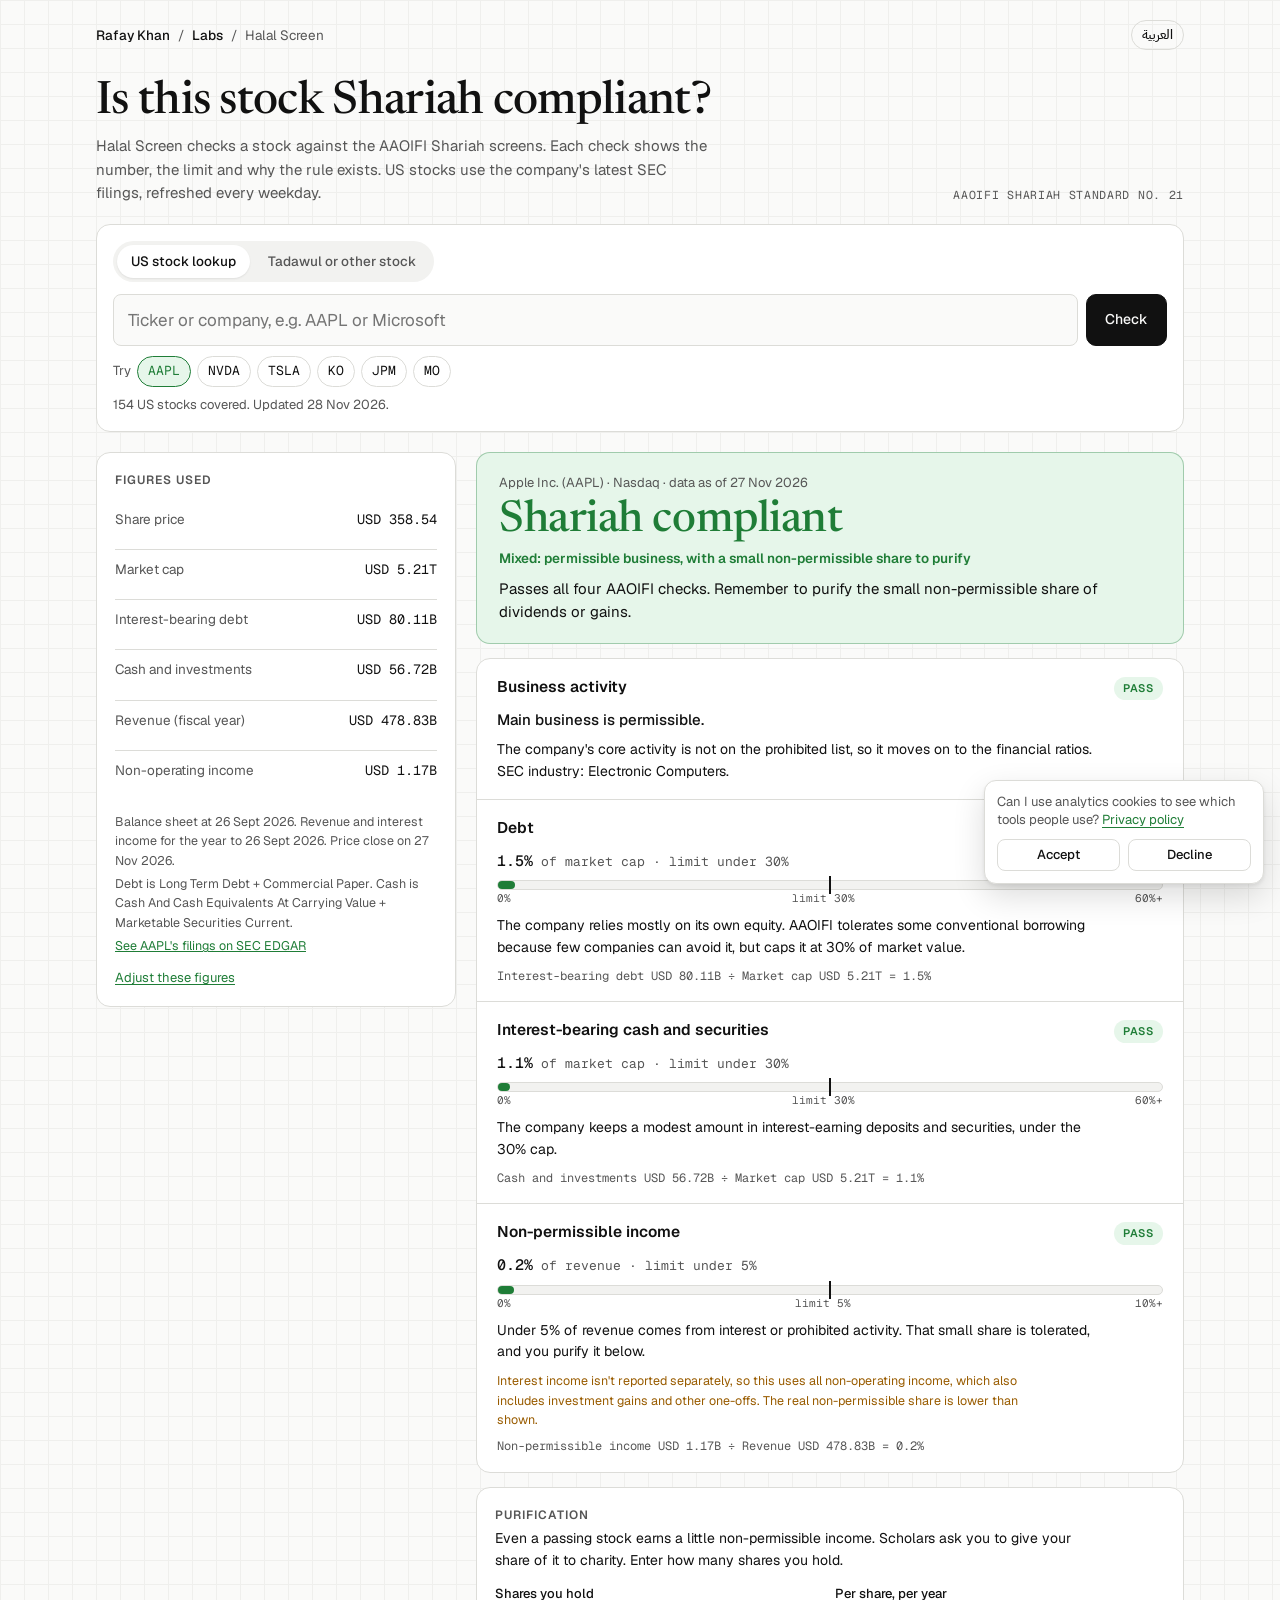
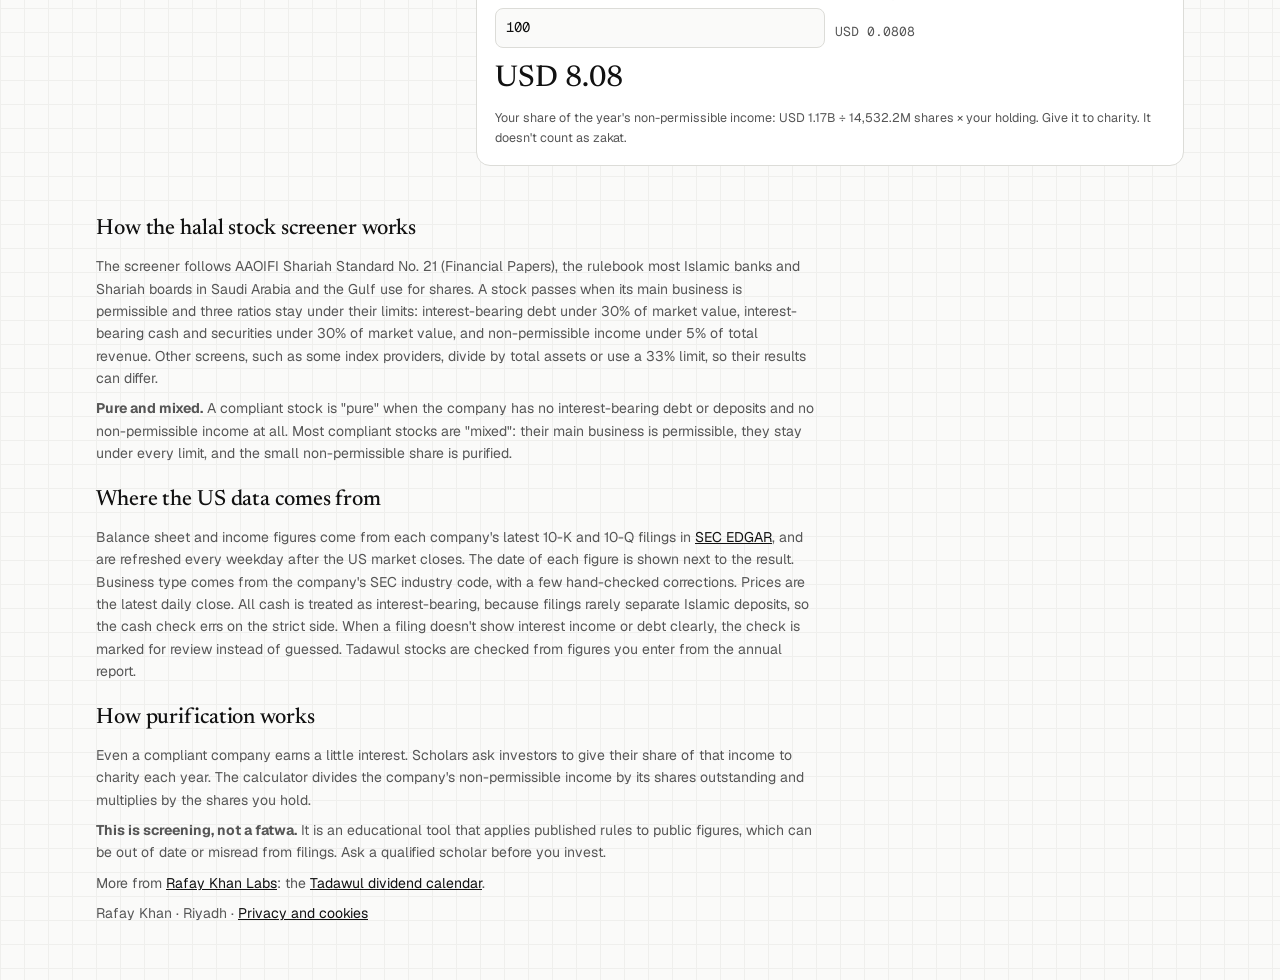
<file: labs/shariah-compliant/index.html>
<!doctype html>
<html lang="en">
<head>
<meta charset="utf-8">
<meta name="viewport" content="width=device-width, initial-scale=1, viewport-fit=cover">
<meta http-equiv="Content-Security-Policy" content="default-src 'self'; script-src 'self' 'unsafe-inline' https://www.googletagmanager.com; style-src 'self' 'unsafe-inline'; font-src 'self'; img-src 'self' data: https://*.google-analytics.com https://*.googletagmanager.com https://*.g.doubleclick.net https://*.google.com; connect-src 'self' https://*.google-analytics.com https://*.analytics.google.com https://*.googletagmanager.com https://*.g.doubleclick.net https://*.google.com; object-src 'none'; base-uri 'self'; form-action 'self'; upgrade-insecure-requests">
<meta name="referrer" content="strict-origin-when-cross-origin">
<title>Halal Stock Screener: AAOIFI Shariah Check for US Stocks</title>
<meta name="description" content="Free halal stock screener. Check if a US or Tadawul stock is Shariah compliant under AAOIFI rules, using SEC filings updated every weekday. In English and Arabic.">
<link rel="alternate" hreflang="en" href="https://rafkhan.com/labs/shariah-compliant/">
<link rel="alternate" hreflang="ar" href="https://rafkhan.com/labs/shariah-compliant/?lang=ar">
<link rel="alternate" hreflang="x-default" href="https://rafkhan.com/labs/shariah-compliant/">
<script>
/* SEO: one canonical per language. ?lang=ar is the Arabic page, everything else is the English page. */
(function () {
  var ar = /[?&]lang=ar\b/.test(location.search);
  var l = document.createElement("link");
  l.rel = "canonical";
  l.href = "https://rafkhan.com/labs/shariah-compliant/" + (ar ? "?lang=ar" : "");
  document.head.appendChild(l);
})();
</script>
<meta property="og:type" content="website">
<meta property="og:site_name" content="Rafay Khan">
<meta property="og:title" content="Halal Stock Screener: is this stock Shariah compliant? | فاحص الأسهم الشرعية">
<meta property="og:description" content="Check any of 150+ US stocks against the AAOIFI Shariah screens, with every ratio explained and a purification calculator. Free. | افحص أكثر من 150 سهمًا أمريكيًا وفق معايير أيوفي الشرعية، مع شرح كل نسبة وحاسبة للتطهير. مجاني، وهو فحص وليس فتوى.">
<meta property="og:url" content="https://rafkhan.com/labs/shariah-compliant/">
<meta property="og:image" content="https://rafkhan.com/og/shariah-compliant.png">
<meta property="og:image:width" content="1200">
<meta property="og:image:height" content="630">
<meta property="og:image:alt" content="Halal Stock Screener by Rafay Khan: AAOIFI Shariah checks for US stocks">
<meta property="og:locale" content="en_US">
<meta property="og:locale:alternate" content="ar_SA">
<meta name="twitter:card" content="summary_large_image">
<script type="application/ld+json">
{"@context":"https://schema.org","@graph":[
{"@type":"WebApplication","name":"Halal Stock Screener","alternateName":"فاحص الأسهم الشرعية","url":"https://rafkhan.com/labs/shariah-compliant/","description":"Checks whether a US or Tadawul stock is Shariah compliant under AAOIFI Shariah Standard No. 21: business activity, interest-bearing debt, interest-bearing cash and non-permissible income, with a purification calculator.","applicationCategory":"FinanceApplication","operatingSystem":"Any","inLanguage":"en","isAccessibleForFree":true,"offers":{"@type":"Offer","price":"0","priceCurrency":"USD"},"author":{"@type":"Person","name":"Rafay Khan","url":"https://rafkhan.com/"}},
{"@type":"BreadcrumbList","itemListElement":[
{"@type":"ListItem","position":1,"name":"Rafay Khan","item":"https://rafkhan.com/"},
{"@type":"ListItem","position":2,"name":"Labs","item":"https://rafkhan.com/#labs"},
{"@type":"ListItem","position":3,"name":"Halal Stock Screener","item":"https://rafkhan.com/labs/shariah-compliant/"}]}
]}
</script>
<link rel="preload" href="/fonts/geist-latin.woff2" as="font" type="font/woff2" crossorigin>
<link rel="stylesheet" href="/fonts/fonts.css">
<style>
@font-face{font-family:"Geist Fallback";src:local("Arial"),local("Liberation Sans"),local("Helvetica");size-adjust:102.6%}
/* Layout: the portfolio's grid-paper ground. Search on top, then a working sheet of figures beside the verdict and four ruled checks. */
:root{
  --bg:#fafaf9; --paper-line:#efefed; --surface:#ffffff; --raised:#f2f2f0; --ink:#111111; --muted:#565656; --line:#dcdcd8;
  --accent:#1f7d37; --accent-soft:#e6f6ea;
  --pass:#1f7d37; --pass-soft:#e6f6ea; --fail:#b42318; --fail-soft:#fbe9e7; --warn:#995c00; --warn-soft:#fbf0dc;
  --serif:"Newsreader","Iowan Old Style",Georgia,serif;
  --font:"Geist","Geist Fallback",ui-sans-serif,system-ui,"Segoe UI",sans-serif;
  --mono:"Geist Mono",ui-monospace,SFMono-Regular,Menlo,monospace;
  --arabic:"IBM Plex Sans Arabic","Geist",system-ui,sans-serif;
}
@media (prefers-color-scheme:dark){:root:not([data-theme="light"]){
  --bg:#131313; --paper-line:#1c1c1c; --surface:#1f1f1f; --raised:#272727; --ink:#f4f4f4; --muted:#a3a3a3; --line:#313131;
  --accent:#30d158; --accent-soft:#1d2a20;
  --pass:#30d158; --pass-soft:#1d2a20; --fail:#ff7b6e; --fail-soft:#331a17; --warn:#f2b45a; --warn-soft:#2f2412; color-scheme:dark}}
:root[data-theme="dark"]{
  --bg:#131313; --paper-line:#1c1c1c; --surface:#1f1f1f; --raised:#272727; --ink:#f4f4f4; --muted:#a3a3a3; --line:#313131;
  --accent:#30d158; --accent-soft:#1d2a20;
  --pass:#30d158; --pass-soft:#1d2a20; --fail:#ff7b6e; --fail-soft:#331a17; --warn:#f2b45a; --warn-soft:#2f2412; color-scheme:dark}
*{box-sizing:border-box}
html{padding-top:env(safe-area-inset-top,0px);padding-bottom:env(safe-area-inset-bottom,0px);background:var(--bg)}
body{margin:0;background:var(--bg);color:var(--ink);font-family:var(--font);font-size:15px;line-height:1.55;
  background-image:linear-gradient(var(--paper-line) 1px,transparent 1px),linear-gradient(90deg,var(--paper-line) 1px,transparent 1px);background-size:24px 24px}
[hidden]{display:none!important}
.wrap{max-width:1120px;margin:0 auto;padding-block:20px 56px;padding-left:max(16px,env(safe-area-inset-left,0px));padding-right:max(16px,env(safe-area-inset-right,0px))}
.crumbs{display:flex;gap:8px;align-items:center;font-size:13.5px;color:var(--muted);margin-bottom:28px}
.crumbs a{color:var(--ink);text-decoration:none;font-weight:500} .crumbs a:hover{color:var(--accent)}
header.top{display:flex;flex-wrap:wrap;align-items:flex-end;justify-content:space-between;gap:8px 24px;margin-bottom:20px}
h1{font-family:var(--serif);font-weight:500;font-size:clamp(32px,4.6vw,46px);line-height:1.05;margin:0;letter-spacing:-.015em;text-wrap:balance}
.lede{color:var(--muted);margin:8px 0 0;max-width:62ch}
.std{font-family:var(--mono);font-size:11.5px;color:var(--muted);letter-spacing:.06em;text-transform:uppercase}

.search{background:var(--surface);border:1px solid var(--line);border-radius:14px;padding:16px;margin-bottom:20px;display:grid;gap:12px}
.search>*{min-width:0}
.tabs{display:flex;justify-self:start;gap:4px;background:var(--raised);padding:4px;border-radius:999px;max-width:100%}
.tab{font:inherit;font-size:13.5px;font-weight:500;border:0;background:transparent;color:var(--muted);padding:6px 14px;border-radius:999px;cursor:pointer}
.tab[aria-selected="true"]{background:var(--surface);color:var(--ink);box-shadow:0 1px 2px rgba(0,0,0,.08)}
.find{display:flex;gap:8px}
.find input{flex:1;min-width:0;font-size:17px;padding:12px 14px}
.quick{display:flex;flex-wrap:wrap;gap:6px;align-items:center;font-size:13px;color:var(--muted)}
.chip{font:inherit;font-size:13px;border:1px solid var(--line);background:transparent;color:var(--ink);padding:4px 10px;border-radius:999px;cursor:pointer;font-family:var(--mono)}
.chip:hover{border-color:var(--accent)}
.chip[aria-pressed="true"]{background:var(--accent-soft);border-color:var(--accent);color:var(--accent)}
.status{font-size:13px;color:var(--muted);min-height:1.6em}
@media (max-width:600px){.status{min-height:3.2em}#checks{min-height:800px}}
#facts{min-height:300px}
.verdict{min-height:150px}
#checks{min-height:720px}
#checks:empty{background:transparent} .status.err{color:var(--fail)}
.btn{font:inherit;font-weight:500;font-size:14px;padding:10px 18px;border-radius:10px;border:1px solid var(--ink);background:var(--ink);color:var(--bg);cursor:pointer}

.grid{display:grid;grid-template-columns:minmax(0,360px) minmax(0,1fr);gap:20px;align-items:start}
@media (max-width:860px){.grid{grid-template-columns:minmax(0,1fr)}}
.panel{background:var(--surface);border:1px solid var(--line);border-radius:14px;padding:18px}
.panel h2{font-size:12px;letter-spacing:.08em;text-transform:uppercase;color:var(--muted);margin:0 0 4px;font-weight:600}
.note{font-size:12.5px;color:var(--muted);margin:6px 0 0}
.field{display:grid;gap:4px;margin-top:12px}
.field label{font-size:13px;font-weight:500}
.hint{font-size:12px;color:var(--muted)}
.row2{display:grid;grid-template-columns:1fr 1fr;gap:10px}
input,select{font:inherit;font-size:14px;width:100%;padding:8px 10px;border:1px solid var(--line);border-radius:8px;background:var(--bg);color:var(--ink)}
input[type=number]{font-family:var(--mono);font-variant-numeric:tabular-nums}
input:focus-visible,select:focus-visible,button:focus-visible,a:focus-visible,summary:focus-visible{outline:2px solid var(--accent);outline-offset:2px}
.unit{font-family:var(--mono);font-size:11px;color:var(--muted)}
fieldset{border:0;padding:0;margin:16px 0 0;border-top:1px solid var(--line)}
legend{font-size:12px;letter-spacing:.08em;text-transform:uppercase;color:var(--muted);font-weight:600;padding:12px 0 0}
.examples{display:flex;flex-wrap:wrap;gap:6px;margin-top:10px}
.examples .chip{font-family:var(--font)}

.facts{display:grid;gap:0;margin-top:10px}
.fact{display:flex;justify-content:space-between;gap:12px;padding:9px 0;border-bottom:1px solid var(--line);font-size:13.5px}
.fact:last-child{border-bottom:0}
.fact span:first-child{color:var(--muted)}
.fact span:last-child{font-family:var(--mono);font-variant-numeric:tabular-nums;text-align:right}
.src{font-size:12.5px;color:var(--muted);margin-top:12px;display:grid;gap:4px}
.src a{color:var(--accent)}
.linkbtn{font:inherit;font-size:13px;background:none;border:0;padding:0;color:var(--accent);cursor:pointer;text-decoration:underline;text-underline-offset:2px;margin-top:12px}

.verdict{display:grid;gap:4px;padding:20px 22px;border-radius:14px;border:1px solid var(--line);background:var(--surface);margin-bottom:14px}
.verdict .co{font-size:13px;color:var(--muted)}
.verdict .big{font-family:var(--serif);font-size:clamp(30px,4.5vw,44px);font-weight:500;line-height:1.05;letter-spacing:-.01em}
.verdict.pass{background:var(--pass-soft);border-color:color-mix(in srgb,var(--pass) 35%,transparent)} .verdict.pass .big{color:var(--pass)}
.verdict.fail{background:var(--fail-soft);border-color:color-mix(in srgb,var(--fail) 35%,transparent)} .verdict.fail .big{color:var(--fail)}
.verdict.warn{background:var(--warn-soft);border-color:color-mix(in srgb,var(--warn) 35%,transparent)} .verdict.warn .big{color:var(--warn)}
.verdict .sum{margin:4px 0 0;max-width:62ch}
.checks{background:var(--surface);border:1px solid var(--line);border-radius:14px}
.check{padding:16px 20px;display:grid;gap:8px}
.check+.check{border-top:1px solid var(--line)}
.check-head{display:flex;justify-content:space-between;align-items:baseline;gap:12px;flex-wrap:wrap}
.check h3{margin:0;font-size:15.5px;font-weight:600}
.pill{font-size:11px;font-weight:600;letter-spacing:.07em;text-transform:uppercase;padding:3px 9px;border-radius:999px;white-space:nowrap}
.pill.pass{background:var(--pass-soft);color:var(--pass)} .pill.fail{background:var(--fail-soft);color:var(--fail)} .pill.warn{background:var(--warn-soft);color:var(--warn)}
.figure{font-family:var(--mono);font-variant-numeric:tabular-nums;font-size:13px;color:var(--muted)}
.figure b{color:var(--ink);font-weight:500;font-size:15px}
.figure b.plain{font-family:var(--font)}
.meter{position:relative;height:10px;border-radius:5px;background:var(--raised);border:1px solid var(--line)}
.meter .fill{position:absolute;top:0;bottom:0;border-radius:5px;max-width:100%}
.meter .fill.pass{background:var(--pass)} .meter .fill.fail{background:var(--fail)} .meter .fill.warn{background:var(--warn)}
.meter .lim{position:absolute;top:-5px;bottom:-5px;width:2px;background:var(--ink)}
.scale{display:flex;justify-content:space-between;font-family:var(--mono);font-size:11px;color:var(--muted)}
.why{margin:0;font-size:14px;max-width:68ch}
.caveat{margin:0;font-size:12.5px;color:var(--warn);max-width:68ch}
.formula{font-family:var(--mono);font-size:12px;color:var(--muted);overflow-x:auto;white-space:nowrap}
.purify{margin-top:14px}
.purify .out{font-family:var(--serif);font-size:30px;font-weight:500;margin-top:8px}
.foot{margin-top:36px;font-size:14px;line-height:1.6;color:var(--muted);max-width:80ch;display:grid;gap:8px}
.foot p{margin:0}
.foot h2{font-family:var(--serif);font-weight:500;font-size:22px;color:var(--ink);margin:10px 0 0;letter-spacing:-.005em}
.foot a{color:var(--ink)}
@media (prefers-reduced-motion:no-preference){.meter .fill{transition:width .35s ease}}
/* Arabic (?lang=ar): IBM Plex Sans Arabic, right-to-left */
.crumbrow{display:flex;justify-content:space-between;align-items:center;gap:12px;margin-bottom:28px}
.crumbrow .crumbs{margin-bottom:0}
.langbtn{font-weight:500}
.verdict .kind{font-size:13.5px;font-weight:600;color:var(--pass)}
[dir="rtl"] body,[dir="rtl"] .tab,[dir="rtl"] .chip,[dir="rtl"] .btn,[dir="rtl"] input[type=text],[dir="rtl"] select,[dir="rtl"] .linkbtn{font-family:var(--arabic)}
[dir="rtl"] h1,[dir="rtl"] .verdict .big,[dir="rtl"] .foot h2,[dir="rtl"] .purify .out{font-family:var(--arabic);letter-spacing:0}
[dir="rtl"] h1{font-size:clamp(28px,4vw,40px);line-height:1.3}
[dir="rtl"] .verdict .big{font-size:clamp(26px,4vw,38px);line-height:1.3}
[dir="rtl"] .std,[dir="rtl"] .panel h2,[dir="rtl"] legend,[dir="rtl"] .pill{letter-spacing:0;text-transform:none;font-family:var(--arabic)}
[dir="rtl"] .std{font-size:13px}
[dir="rtl"] .panel h2,[dir="rtl"] legend{font-size:13.5px}
[dir="rtl"] .pill{font-size:12px}
[dir="rtl"] .fact span:last-child{text-align:left;font-family:var(--arabic)}
[dir="rtl"] .purify .figure{font-family:var(--arabic)}
[dir="rtl"] .figure,[dir="rtl"] .formula,[dir="rtl"] .unit{font-family:var(--arabic)}
[dir="rtl"] .figure b:not(.plain){font-family:var(--mono)}
.meter .fill{inset-inline-start:0}
.langbtn:lang(en){font-family:var(--font)} .langbtn:lang(ar){font-family:var(--arabic)}

</style>
<script src="/analytics.js" defer></script>
<link rel="icon" href="/favicon.ico" sizes="48x48">
<link rel="icon" href="/icon-192.png" type="image/png" sizes="192x192">
<link rel="apple-touch-icon" href="/apple-touch-icon.png">
</head>
<body>
<div class="wrap">
  <div class="crumbrow">
    <nav class="crumbs" aria-label="Breadcrumb" data-i-aria="crumbsAria"><a href="/" data-i="brand">Rafay Khan</a><span aria-hidden="true">/</span><a href="/#labs" id="labsLink" data-i="labs">Labs</a><span aria-hidden="true">/</span><span data-i="crumb">Halal Screen</span></nav>
    <button type="button" class="chip langbtn" id="langBtn" lang="ar">العربية</button>
  </div>

  <header class="top">
    <div>
      <h1 data-i="h1">Is this stock Shariah compliant?</h1>
      <p class="lede" data-i="lede">Halal Screen checks a stock against the AAOIFI Shariah screens. Each check shows the number, the limit and why the rule exists. US stocks use the company's latest SEC filings, refreshed every weekday.</p>
    </div>
    <div class="std" data-i="std">AAOIFI Shariah Standard No. 21</div>
  </header>

  <section class="search" aria-label="Choose a stock" data-i-aria="searchAria">
    <div class="tabs" role="tablist">
      <button type="button" class="tab" role="tab" id="tab-us" aria-selected="true" data-i="tabUs">US stock lookup</button>
      <button type="button" class="tab" role="tab" id="tab-manual" aria-selected="false" data-i="tabManual">Tadawul or other stock</button>
    </div>
    <div id="pane-us">
      <form class="find" id="find" autocomplete="off">
        <input id="q" list="tickers" placeholder="Ticker or company, e.g. AAPL or Microsoft" aria-label="Ticker or company name">
        <datalist id="tickers"></datalist>
        <button class="btn" type="submit" data-i="check">Check</button>
      </form>
      <div class="quick" style="margin-top:10px"><span data-i="try">Try</span>
        <button type="button" class="chip" data-t="AAPL">AAPL</button>
        <button type="button" class="chip" data-t="NVDA">NVDA</button>
        <button type="button" class="chip" data-t="TSLA">TSLA</button>
        <button type="button" class="chip" data-t="KO">KO</button>
        <button type="button" class="chip" data-t="JPM">JPM</button>
        <button type="button" class="chip" data-t="MO">MO</button>
      </div>
      <div class="status" id="status" role="status" style="margin-top:8px">Loading stock data…</div>
    </div>
    <div id="pane-manual" hidden>
      <p class="note" style="margin:0" data-i="manualNote">Automatic data covers US stocks for now. For a Tadawul stock, type the figures from its latest annual report into the sheet below. You can also start from an example.</p>
      <div class="examples" role="group" aria-label="Load an example" data-i-aria="exAria">
        <button type="button" class="chip" data-ex="0" data-i="ex0">Software, passes</button>
        <button type="button" class="chip" data-ex="1" data-i="ex1">Petrochemicals, high debt</button>
        <button type="button" class="chip" data-ex="2" data-i="ex2">Retailer, interest income</button>
        <button type="button" class="chip" data-ex="3" data-i="ex3">Conventional bank</button>
      </div>
    </div>
  </section>

  <div class="grid">
    <div>
      <!-- automatic figures -->
      <section class="panel" id="auto">
        <h2 data-i="figH">Figures used</h2>
        <div class="facts" id="facts"></div>
        <div class="src" id="src"></div>
        <button type="button" class="linkbtn" id="edit" data-i="edit">Adjust these figures</button>
      </section>

      <!-- manual sheet -->
      <form class="panel" id="form" autocomplete="off" novalidate hidden>
        <h2 data-i="formH">Company figures</h2>
        <div class="field">
          <label for="name" data-i="lName">Company</label>
          <input id="name" type="text" placeholder="e.g. Saudi Aramco (2222)">
        </div>
        <div class="row2">
          <div class="field">
            <label for="market" data-i="lCur">Currency</label>
            <select id="market"><option value="SAR" data-i="curSAR">SAR</option><option value="USD" data-i="curUSD">USD</option></select>
          </div>
          <div class="field">
            <label for="mcap"><span data-i="lMcap">Market cap</span> <span class="unit" data-i="unitM">M</span></label>
            <input id="mcap" type="number" min="0" step="any" inputmode="decimal">
          </div>
        </div>
        <div class="field">
          <label for="biz" data-i="lBiz">Main business</label>
          <select id="biz">
            <option value="ok" data-i="bOk">Permissible (tech, industry, retail…)</option>
            <option value="review" data-i="bReview">Mixed or unclear, needs a closer look</option>
            <option value="defense" data-i="bDefense">Weapons and defense</option>
            <option value="finance" data-i="bFinance">Conventional banking, insurance or lending</option>
            <option value="alcohol" data-i="bAlcohol">Alcohol</option>
            <option value="pork" data-i="bPork">Pork products</option>
            <option value="gambling" data-i="bGambling">Gambling or casinos</option>
            <option value="adult" data-i="bAdult">Adult entertainment</option>
            <option value="tobacco" data-i="bTobacco">Tobacco</option>
          </select>
        </div>
        <fieldset>
          <legend data-i="lgBal">Balance sheet</legend>
          <div class="field">
            <label for="debt"><span data-i="lDebt">Interest-bearing debt</span> <span class="unit" data-i="unitM">M</span></label>
            <input id="debt" type="number" min="0" step="any" inputmode="decimal">
            <span class="hint" data-i="hDebt">Conventional loans, bonds and overdrafts.</span>
          </div>
          <div class="field">
            <label for="cash"><span data-i="lCash">Interest-bearing cash and investments</span> <span class="unit" data-i="unitM">M</span></label>
            <input id="cash" type="number" min="0" step="any" inputmode="decimal">
            <span class="hint" data-i="hCash">Conventional bank deposits plus short-term interest-bearing securities. If the report doesn't split them, use cash plus short-term investments.</span>
          </div>
        </fieldset>
        <fieldset>
          <legend data-i="lgInc">Income statement</legend>
          <div class="row2">
            <div class="field">
              <label for="rev"><span data-i="lRev">Total revenue</span> <span class="unit" data-i="unitM">M</span></label>
              <input id="rev" type="number" min="0" step="any" inputmode="decimal">
            </div>
            <div class="field">
              <label for="bad"><span data-i="lBad">Non-permissible income</span> <span class="unit" data-i="unitM">M</span></label>
              <input id="bad" type="number" min="0" step="any" inputmode="decimal">
            </div>
          </div>
          <span class="hint" data-i="hBad">Interest income plus revenue from any prohibited activity. Look for "finance income" in the notes.</span>
          <div class="field">
            <label for="shares"><span data-i="lShares">Shares outstanding</span> <span class="unit" data-i="unitM">M</span></label>
            <input id="shares" type="number" min="0" step="any" inputmode="decimal">
            <span class="hint" data-i="hShares">Used only for the purification amount.</span>
          </div>
        </fieldset>
      </form>
    </div>

    <section aria-live="polite">
      <div class="verdict" id="verdict">
        <div class="co" id="vco"></div>
        <div class="big" id="vbig"></div>
        <div class="kind" id="vkind" hidden></div>
        <p class="sum" id="vsum"></p>
      </div>
      <div class="checks" id="checks"></div>

      <div class="panel purify">
        <h2 data-i="purH">Purification</h2>
        <p class="why" data-i="purP">Even a passing stock earns a little non-permissible income. Scholars ask you to give your share of it to charity. Enter how many shares you hold.</p>
        <div class="row2">
          <div class="field">
            <label for="held" data-i="lHeld">Shares you hold</label>
            <input id="held" type="number" min="0" step="any" inputmode="decimal" value="100">
          </div>
          <div class="field">
            <label data-i="lPer">Per share, per year</label>
            <div class="figure" id="pershare" style="padding-top:8px">–</div>
          </div>
        </div>
        <div class="out" id="purify">–</div>
        <p class="note" id="purifynote"></p>
      </div>
    </section>
  </div>

  <section class="foot" aria-labelledby="how">
    <h2 id="how" data-i="fH1">How the halal stock screener works</h2>
    <p data-i="fP1">The screener follows AAOIFI Shariah Standard No. 21 (Financial Papers), the rulebook most Islamic banks and Shariah boards in Saudi Arabia and the Gulf use for shares. A stock passes when its main business is permissible and three ratios stay under their limits: interest-bearing debt under 30% of market value, interest-bearing cash and securities under 30% of market value, and non-permissible income under 5% of total revenue. Other screens, such as some index providers, divide by total assets or use a 33% limit, so their results can differ.</p>
    <p data-i="fPure" data-html="1"><strong>Pure and mixed.</strong> A compliant stock is "pure" when the company has no interest-bearing debt or deposits and no non-permissible income at all. Most compliant stocks are "mixed": their main business is permissible, they stay under every limit, and the small non-permissible share is purified.</p>
    <h2 data-i="fH2">Where the US data comes from</h2>
    <p data-i="fP2" data-html="1">Balance sheet and income figures come from each company's latest 10-K and 10-Q filings in <a href="https://www.sec.gov/edgar/search/" target="_blank" rel="noopener">SEC EDGAR</a>, and are refreshed every weekday after the US market closes. The date of each figure is shown next to the result. Business type comes from the company's SEC industry code, with a few hand-checked corrections. Prices are the latest daily close. All cash is treated as interest-bearing, because filings rarely separate Islamic deposits, so the cash check errs on the strict side. When a filing doesn't show interest income or debt clearly, the check is marked for review instead of guessed. Tadawul stocks are checked from figures you enter from the annual report.</p>
    <h2 data-i="fH3">How purification works</h2>
    <p data-i="fP3">Even a compliant company earns a little interest. Scholars ask investors to give their share of that income to charity each year. The calculator divides the company's non-permissible income by its shares outstanding and multiplies by the shares you hold.</p>
    <p data-i="fFatwa" data-html="1"><strong>This is screening, not a fatwa.</strong> It is an educational tool that applies published rules to public figures, which can be out of date or misread from filings. Ask a qualified scholar before you invest.</p>
    <p data-i="fMore" data-html="1">More from <a href="/#labs">Rafay Khan Labs</a>: the <a href="/labs/tadawul-dividends/">Tadawul dividend calendar</a>.</p>
    <p><span data-i="footName">Rafay Khan · Riyadh</span> · <a href="/privacy/" data-i="privacy">Privacy and cookies</a></p>
  </section>
</div>

<script>
const store = { get(k){ try { return localStorage.getItem(k); } catch(e){ return null; } }, set(k,v){ try { localStorage.setItem(k,v); } catch(e){} } };
// ?lang=ar is the Arabic page; otherwise the saved choice, then the browser language
let lang = store.get("halal-lang") || ((navigator.language || "").toLowerCase().startsWith("ar") ? "ar" : "en");
if (/[?&]lang=ar\b/.test(location.search)) lang = "ar";
if (/[?&]lang=en\b/.test(location.search)) lang = "en";

const STR = {
  en: {
    docTitle: "Halal Stock Screener: AAOIFI Shariah Check for US Stocks",
    docDesc: "Free halal stock screener. Check if a US or Tadawul stock is Shariah compliant under AAOIFI rules, using SEC filings updated every weekday. In English and Arabic.",
    langBtn: "العربية", brand: "Rafay Khan", labs: "Labs", crumb: "Halal Screen", crumbsAria: "Breadcrumb",
    h1: "Is this stock Shariah compliant?",
    lede: "Halal Screen checks a stock against the AAOIFI Shariah screens. Each check shows the number, the limit and why the rule exists. US stocks use the company's latest SEC filings, refreshed every weekday.",
    std: "AAOIFI Shariah Standard No. 21", searchAria: "Choose a stock", tabUs: "US stock lookup", tabManual: "Tadawul or other stock",
    qPh: "Ticker or company, e.g. AAPL or Microsoft", qAria: "Ticker or company name", check: "Check", try: "Try",
    manualNote: "Automatic data covers US stocks for now. For a Tadawul stock, type the figures from its latest annual report into the sheet below. You can also start from an example.",
    exAria: "Load an example", ex0: "Software, passes", ex1: "Petrochemicals, high debt", ex2: "Retailer, interest income", ex3: "Conventional bank",
    figH: "Figures used", edit: "Adjust these figures", formH: "Company figures", lName: "Company", namePh: "e.g. Saudi Aramco (2222)",
    lCur: "Currency", curSAR: "SAR", curUSD: "USD", lMcap: "Market cap", unitM: "M", lBiz: "Main business",
    bOk: "Permissible (tech, industry, retail…)", bReview: "Mixed or unclear, needs a closer look", bDefense: "Weapons and defense", bFinance: "Conventional banking, insurance or lending",
    bAlcohol: "Alcohol", bPork: "Pork products", bGambling: "Gambling or casinos", bAdult: "Adult entertainment", bTobacco: "Tobacco",
    lgBal: "Balance sheet", lDebt: "Interest-bearing debt", hDebt: "Conventional loans, bonds and overdrafts.",
    lCash: "Interest-bearing cash and investments", hCash: "Conventional bank deposits plus short-term interest-bearing securities. If the report doesn't split them, use cash plus short-term investments.",
    lgInc: "Income statement", lRev: "Total revenue", lBad: "Non-permissible income", hBad: "Interest income plus revenue from any prohibited activity. Look for \"finance income\" in the notes.",
    lShares: "Shares outstanding", hShares: "Used only for the purification amount.",
    purH: "Purification", purP: "Even a passing stock earns a little non-permissible income. Scholars ask you to give your share of it to charity. Enter how many shares you hold.",
    lHeld: "Shares you hold", lPer: "Per share, per year",
    fH1: "How the halal stock screener works",
    fP1: "The screener follows AAOIFI Shariah Standard No. 21 (Financial Papers), the rulebook most Islamic banks and Shariah boards in Saudi Arabia and the Gulf use for shares. A stock passes when its main business is permissible and three ratios stay under their limits: interest-bearing debt under 30% of market value, interest-bearing cash and securities under 30% of market value, and non-permissible income under 5% of total revenue. Other screens, such as some index providers, divide by total assets or use a 33% limit, so their results can differ.",
    fPure: "<strong>Pure and mixed.</strong> A compliant stock is \"pure\" when the company has no interest-bearing debt or deposits and no non-permissible income at all. Most compliant stocks are \"mixed\": their main business is permissible, they stay under every limit, and the small non-permissible share is purified.",
    fH2: "Where the US data comes from",
    fP2: "Balance sheet and income figures come from each company's latest 10-K and 10-Q filings in <a href=\"https://www.sec.gov/edgar/search/\" target=\"_blank\" rel=\"noopener\">SEC EDGAR</a>, and are refreshed every weekday after the US market closes. The date of each figure is shown next to the result. Business type comes from the company's SEC industry code, with a few hand-checked corrections. Prices are the latest daily close. All cash is treated as interest-bearing, because filings rarely separate Islamic deposits, so the cash check errs on the strict side. When a filing doesn't show interest income or debt clearly, the check is marked for review instead of guessed. Tadawul stocks are checked from figures you enter from the annual report.",
    fH3: "How purification works",
    fP3: "Even a compliant company earns a little interest. Scholars ask investors to give their share of that income to charity each year. The calculator divides the company's non-permissible income by its shares outstanding and multiplies by the shares you hold.",
    fFatwa: "<strong>This is screening, not a fatwa.</strong> It is an educational tool that applies published rules to public figures, which can be out of date or misread from filings. Ask a qualified scholar before you invest.",
    fMore: "More from <a href=\"/#labs\">Rafay Khan Labs</a>: the <a href=\"/labs/tadawul-dividends/\">Tadawul dividend calendar</a>.",
    footName: "Rafay Khan · Riyadh", privacy: "Privacy and cookies",
    loading: "Loading stock data…", unnamed: "Unnamed company",
    cur: { SAR: "SAR", USD: "USD" },
    money: (v, unit, cur) => cur + " " + v + unit, units: { T: "T", B: "B", M: "M" },
    enterBoth: (a, b) => "Enter " + a.toLowerCase() + " and " + b.toLowerCase() + " to run this check.",
    fig: (r, den, lim) => `<b>${r}</b> of ${den.toLowerCase()} · limit under ${lim}`,
    caveatMissing: "This company doesn't report interest income as a separate figure in its filing data, so this check can't be run automatically. Look for interest or finance income in the notes to its 10-K.",
    caveatNet: "Estimated from net interest income, because gross interest income isn't reported separately. The real figure may be a little higher.",
    caveatUpper: "Interest income isn't reported separately, so this uses all non-operating income, which also includes investment gains and other one-offs. The real non-permissible share is lower than shown.",
    debtUnreadable: "This company reports its borrowings under its own labels, so its debt can't be read automatically. Check the debt note in its latest 10-K.",
    secIndustry: s => ` SEC industry: ${s}.`,
    tBiz: "Business activity", tDebt: "Debt", tCash: "Interest-bearing cash and securities", tBad: "Non-permissible income",
    nDebt: "Interest-bearing debt", nCash: "Cash and investments", nBad: "Non-permissible income", dMcap: "Market cap", dRev: "Revenue",
    wDebtP: "The company relies mostly on its own equity. AAOIFI tolerates some conventional borrowing because few companies can avoid it, but caps it at 30% of market value.",
    wDebtF: "Too much of the company is funded by interest-bearing loans. Above 30% of market value, AAOIFI treats the riba as too large a part of the business to overlook.",
    wCashP: "The company keeps a modest amount in interest-earning deposits and securities, under the 30% cap.",
    wCashF: "The company parks too much money in interest-earning deposits or bonds. Above 30% of market value, owning the share starts to look like owning an interest-bearing account.",
    wBadP: "Under 5% of revenue comes from interest or prohibited activity. That small share is tolerated, and you purify it below.",
    wBadF: "More than 5% of revenue comes from interest or prohibited activity. At that level the haram income is too large to clean through purification.",
    wBadSoft: "Non-operating income is above 5% of revenue, but that figure includes more than interest. Check the 10-K notes for the actual interest income before deciding.",
    asOf: (ex, d) => ` · ${ex} · data as of ${d}`,
    vPass: "Shariah compliant", vFail: "Not Shariah compliant", vWarn: "Needs review",
    kPure: "Pure: no interest-bearing debt or deposits and no non-permissible income",
    kMixed: "Mixed: permissible business, with a small non-permissible share to purify",
    sFail: (n, list) => `Fails ${n} of 4 checks: ${list}.`,
    sWarn: (list, n) => `No check fails, but ${list} ${n > 1 ? "need" : "needs"} a closer look before you decide.`,
    sPass: "Passes all four AAOIFI checks. Remember to purify the small non-permissible share of dividends or gains.",
    joinFail: l => l.map(x => x.toLowerCase()).join(", "), joinWarn: l => l.map(x => x.toLowerCase()).join(" and "),
    pPass: "Pass", pFail: "Fail", pMissing: "Missing", pReview: "Review",
    meterAria: (r, l) => `${r} against a limit of ${l}`, limit: "limit",
    purNote: (bad, sh) => "Your share of the year's non-permissible income: " + bad + " ÷ " + sh + "M shares × your holding. Give it to charity. It doesn't count as zakat.",
    purNeeds: "Needs non-permissible income and shares outstanding.",
    fPrice: "Share price", fMcap: "Market cap", fDebt: "Interest-bearing debt", fCash: "Cash and investments", fRev: "Revenue (fiscal year)", fNonOp: "Non-operating income", fInt: "Interest income",
    notReadable: "not readable", notReported: "not reported", noneReported: "none reported",
    srcDates: (b, f, p) => `Balance sheet at ${b}. Revenue and interest income for the year to ${f}. Price close on ${p}.`,
    srcParts: (d, c) => `Debt is ${d}. Cash is ${c}.`, srcLink: t => `See ${t}'s filings on SEC EDGAR`,
    notCoveredSkip: (t, why) => `${t} isn't covered yet (${why.charAt(0).toLowerCase() + why.slice(1)}). Use the Tadawul or other stock tab to enter its figures yourself.`,
    notCovered: (q, n) => `“${q}” isn't in the ${n} US stocks covered yet. Try a ticker like AAPL, or enter the figures yourself.`,
    covered: (n, d) => `${n} US stocks covered. Updated ${d}.`,
    loadErr: "Couldn't load the US stock data right now. You can still enter figures yourself.",
    exNames: ["Example: Najd Cloud Software", "Example: Gulf Polymer Industries", "Example: Harbor Street Stores", "Example: Riyadh Commercial Bank"],
    BIZ: {
      ok: ["Main business is permissible.", "The company's core activity is not on the prohibited list, so it moves on to the financial ratios."],
      review: ["Main business needs a closer look.", "The company has a mix of activities. Check its segment reporting to make sure prohibited lines are small and not its core business."],
      defense: ["Weapons and defense: scholars differ.", "Some scholars allow defense companies that sell to governments for national defense, while others exclude them. Most halal indexes exclude them."],
      finance: ["Conventional finance is not permissible.", "Its core income is interest (riba) from lending, card credit or conventional insurance. A company whose main business is prohibited fails regardless of its ratios."],
      alcohol: ["Alcohol is a prohibited business.", "Producing or selling alcohol as a core business rules the stock out regardless of its ratios."],
      pork: ["Pork products are a prohibited business.", "Producing or selling pork as a core business rules the stock out regardless of its ratios."],
      gambling: ["Gambling is a prohibited business.", "Casinos and betting (maysir) are prohibited, so the stock fails regardless of its ratios."],
      adult: ["Adult entertainment is a prohibited business.", "This core activity rules the stock out regardless of its ratios."],
      tobacco: ["Tobacco is excluded.", "Most contemporary Shariah boards and halal indexes exclude tobacco as harmful, so the stock fails this screen."]
    }
  },
  ar: {
    docTitle: "فاحص الأسهم الشرعية: فحص الأسهم الأمريكية وفق معايير أيوفي",
    docDesc: "فاحص مجاني للأسهم الشرعية. اعرف هل السهم الأمريكي أو سهم تداول متوافق مع الشريعة وفق معايير أيوفي، من القوائم المالية الرسمية المحدثة كل يوم عمل. بالعربية والإنجليزية.",
    langBtn: "English", brand: "رافع خان", labs: "المختبر", crumb: "فاحص الأسهم الشرعية", crumbsAria: "مسار التنقل",
    h1: "هل هذا السهم متوافق مع الشريعة؟",
    lede: "يفحص هذا الفاحص السهم وفق المعايير الشرعية لهيئة المحاسبة والمراجعة للمؤسسات المالية الإسلامية (أيوفي). يعرض كل فحص الرقم والحد المسموح وسبب القاعدة. وتعتمد الأسهم الأمريكية على أحدث قوائم الشركة المالية المقدمة إلى هيئة الأوراق المالية الأمريكية (SEC)، وتُحدَّث كل يوم عمل.",
    std: "المعيار الشرعي رقم 21 لأيوفي", searchAria: "اختر سهمًا", tabUs: "البحث في الأسهم الأمريكية", tabManual: "سهم في تداول أو غيره",
    qPh: "الرمز أو اسم الشركة، مثل AAPL أو Microsoft", qAria: "رمز السهم أو اسم الشركة", check: "افحص", try: "جرّب",
    manualNote: "البيانات التلقائية تغطي الأسهم الأمريكية حاليًا. لسهم في تداول، أدخل الأرقام من آخر تقرير سنوي للشركة في النموذج أدناه، أو ابدأ بأحد الأمثلة.",
    exAria: "حمّل مثالًا", ex0: "برمجيات، يجتاز", ex1: "بتروكيماويات، ديون مرتفعة", ex2: "تجزئة، دخل فوائد", ex3: "بنك تقليدي",
    figH: "الأرقام المستخدمة", edit: "عدّل هذه الأرقام", formH: "أرقام الشركة", lName: "الشركة", namePh: "مثل أرامكو السعودية (2222)",
    lCur: "العملة", curSAR: "ريال", curUSD: "دولار", lMcap: "القيمة السوقية", unitM: "مليون", lBiz: "النشاط الرئيسي",
    bOk: "مباح (تقنية، صناعة، تجزئة…)", bReview: "مختلط أو غير واضح، يحتاج إلى نظر", bDefense: "الأسلحة والدفاع", bFinance: "بنوك أو تأمين أو إقراض تقليدي",
    bAlcohol: "الخمور", bPork: "منتجات الخنزير", bGambling: "القمار والكازينوهات", bAdult: "الترفيه الإباحي", bTobacco: "التبغ",
    lgBal: "قائمة المركز المالي", lDebt: "الديون الربوية", hDebt: "القروض والسندات والسحب على المكشوف التقليدية.",
    lCash: "النقد والاستثمارات الربوية", hCash: "الودائع البنكية التقليدية والأوراق المالية قصيرة الأجل ذات الفائدة. إذا لم يفصلها التقرير، استخدم النقد والاستثمارات قصيرة الأجل معًا.",
    lgInc: "قائمة الدخل", lRev: "إجمالي الإيرادات", lBad: "الدخل غير المباح", hBad: "دخل الفوائد مع إيرادات أي نشاط محرم. ابحث عن «إيرادات التمويل» في الإيضاحات.",
    lShares: "عدد الأسهم المصدرة", hShares: "يُستخدم فقط لحساب مبلغ التطهير.",
    purH: "التطهير", purP: "حتى السهم المتوافق يكسب قليلًا من الدخل غير المباح، ويطلب العلماء التصدق بنصيبك منه. أدخل عدد الأسهم التي تملكها.",
    lHeld: "الأسهم التي تملكها", lPer: "للسهم في السنة",
    fH1: "كيف يعمل فاحص الأسهم الشرعية",
    fP1: "يتبع الفاحص المعيار الشرعي رقم 21 (الأوراق المالية) الصادر عن أيوفي، وهو المرجع الذي تعتمده أغلب البنوك الإسلامية والهيئات الشرعية في السعودية والخليج للأسهم. يجتاز السهم الفحص إذا كان نشاطه الرئيسي مباحًا وبقيت ثلاث نسب تحت حدودها: الديون الربوية أقل من 30% من القيمة السوقية، والنقد والأوراق المالية الربوية أقل من 30% من القيمة السوقية، والدخل غير المباح أقل من 5% من إجمالي الإيرادات. بعض المعايير الأخرى، مثل بعض مزودي المؤشرات، تقسم على إجمالي الأصول أو تستخدم حد 33%، لذلك قد تختلف نتائجها.",
    fPure: "<strong>نقي ومختلط.</strong> السهم المتوافق «نقي» إذا لم تكن على الشركة ديون ربوية ولا لديها ودائع ربوية ولا دخل غير مباح أصلًا. وأغلب الأسهم المتوافقة «مختلطة»: نشاطها الرئيسي مباح، وتبقى تحت كل الحدود، ويُطهَّر الجزء الصغير غير المباح.",
    fH2: "مصدر بيانات الأسهم الأمريكية",
    fP2: "تأتي أرقام المركز المالي والدخل من أحدث تقارير الشركة السنوية (10-K) والربعية (10-Q) في قاعدة <a href=\"https://www.sec.gov/edgar/search/\" target=\"_blank\" rel=\"noopener\">SEC EDGAR</a>، وتُحدَّث كل يوم عمل بعد إغلاق السوق الأمريكية. يظهر تاريخ كل رقم بجانب النتيجة. ويأتي نوع النشاط من رمز تصنيف الشركة لدى SEC، مع تصحيحات قليلة مراجعة يدويًا. والأسعار هي آخر إغلاق يومي. يُعامَل كل النقد على أنه ربوي، لأن التقارير نادرًا ما تفصل الودائع الإسلامية، فيميل فحص النقد إلى التشدد. وإذا لم يُظهر التقرير دخل الفوائد أو الديون بوضوح، يُعلَّم الفحص للمراجعة بدل التخمين. أما أسهم تداول فتُفحص بالأرقام التي تدخلها من التقرير السنوي.",
    fH3: "كيف يُحسب التطهير",
    fP3: "حتى الشركة المتوافقة تكسب قليلًا من الفوائد، ويطلب العلماء من المستثمر التصدق بنصيبه من هذا الدخل كل سنة. تقسم الحاسبة الدخل غير المباح للشركة على عدد أسهمها المصدرة، ثم تضربه في عدد الأسهم التي تملكها.",
    fFatwa: "<strong>هذا فحص وليس فتوى.</strong> هذه أداة تعليمية تطبّق معايير منشورة على أرقام عامة، وقد تكون الأرقام قديمة أو مقروءة بشكل خاطئ من التقارير. استشر عالمًا مؤهلًا قبل أن تستثمر.",
    fMore: "المزيد من <a href=\"/labs/?lang=ar\">المختبر</a>: <a href=\"/labs/tadawul-dividends/?lang=ar\">تقويم توزيعات الأرباح في تداول</a>.",
    footName: "رافع خان · الرياض", privacy: "الخصوصية وملفات تعريف الارتباط",
    loading: "جارٍ تحميل بيانات الأسهم…", unnamed: "شركة بدون اسم",
    cur: { SAR: "ريال", USD: "دولار" },
    money: (v, unit, cur) => v + " " + unit + " " + cur, units: { T: "تريليون", B: "مليار", M: "مليون" },
    enterBoth: (a, b) => "أدخل " + a + " و" + b + " لإجراء هذا الفحص.",
    fig: (r, den, lim) => `<b>${r}</b> من ${den} · الحد أقل من ${lim}`,
    caveatMissing: "لا تُفصح هذه الشركة عن دخل الفوائد كرقم مستقل في بيانات تقاريرها، لذلك لا يمكن إجراء هذا الفحص تلقائيًا. ابحث عن دخل الفوائد أو التمويل في إيضاحات تقريرها السنوي (10-K).",
    caveatNet: "مقدّر من صافي دخل الفوائد، لأن إجمالي دخل الفوائد غير مفصح عنه بشكل مستقل. قد يكون الرقم الحقيقي أعلى قليلًا.",
    caveatUpper: "دخل الفوائد غير مفصح عنه بشكل مستقل، لذلك يُستخدم كل الدخل من غير العمليات، وهو يشمل أيضًا أرباح الاستثمار وبنودًا غير متكررة. الحصة الحقيقية غير المباحة أقل مما يظهر.",
    debtUnreadable: "تُفصح هذه الشركة عن قروضها بمسميات خاصة بها، لذلك لا يمكن قراءة ديونها تلقائيًا. راجع إيضاح الديون في أحدث تقرير سنوي (10-K).",
    secIndustry: s => ` تصنيف النشاط لدى SEC: ${s}.`,
    tBiz: "النشاط الرئيسي", tDebt: "الديون الربوية", tCash: "النقد والأوراق المالية الربوية", tBad: "الدخل غير المباح",
    nDebt: "الديون الربوية", nCash: "النقد والاستثمارات", nBad: "الدخل غير المباح", dMcap: "القيمة السوقية", dRev: "الإيرادات",
    wDebtP: "تعتمد الشركة في الغالب على حقوق ملكيتها. تتسامح أيوفي مع قدر من الاقتراض التقليدي لأن قلة من الشركات تستطيع تجنبه، لكنها تحده بنسبة 30% من القيمة السوقية.",
    wDebtF: "يُموَّل جزء كبير جدًا من الشركة بقروض ربوية. فوق 30% من القيمة السوقية تعدّ أيوفي الربا جزءًا أكبر من أن يُتجاوز عنه.",
    wCashP: "تحتفظ الشركة بمبلغ معتدل في ودائع وأوراق مالية ذات فائدة، تحت حد 30%.",
    wCashF: "تضع الشركة أموالًا كثيرة في ودائع أو سندات ذات فائدة. فوق 30% من القيمة السوقية يصبح تملك السهم أشبه بتملك حساب بفائدة.",
    wBadP: "أقل من 5% من الإيرادات يأتي من الفوائد أو من نشاط محرم. هذه الحصة الصغيرة مغتفرة، وتطهّرها في الأسفل.",
    wBadF: "أكثر من 5% من الإيرادات يأتي من الفوائد أو من نشاط محرم. عند هذا المستوى يكون الدخل المحرم أكبر من أن يُطهَّر.",
    wBadSoft: "الدخل من غير العمليات أعلى من 5% من الإيرادات، لكنه يشمل أكثر من الفوائد. راجع إيضاحات التقرير السنوي (10-K) لمعرفة دخل الفوائد الفعلي قبل أن تقرر.",
    asOf: (ex, d) => ` · ${ex} · البيانات بتاريخ ${d}`,
    vPass: "متوافق مع الشريعة", vFail: "غير متوافق مع الشريعة", vWarn: "يحتاج إلى مراجعة",
    kPure: "نقي: لا ديون ولا ودائع ربوية ولا دخل غير مباح",
    kMixed: "مختلط: نشاط مباح مع حصة صغيرة غير مباحة يجب تطهيرها",
    sFail: (n, list) => `لا يجتاز ${n} من 4 فحوص: ${list}.`,
    sWarn: (list) => `لا يوجد فحص راسب، لكن ${list} يحتاج إلى نظر قبل أن تقرر.`,
    sPass: "يجتاز فحوص أيوفي الأربعة. لا تنسَ تطهير الحصة الصغيرة غير المباحة من التوزيعات أو الأرباح.",
    joinFail: l => l.join("، "), joinWarn: l => l.join(" و"),
    pPass: "يجتاز", pFail: "لا يجتاز", pMissing: "ناقص", pReview: "مراجعة",
    meterAria: (r, l) => `${r} مقابل حد ${l}`, limit: "الحد",
    purNote: (bad, sh) => "نصيبك من الدخل غير المباح للسنة: " + bad + " ÷ " + sh + " مليون سهم × عدد أسهمك. تصدّق به، ولا يُحسب من الزكاة.",
    purNeeds: "يحتاج إلى الدخل غير المباح وعدد الأسهم المصدرة.",
    fPrice: "سعر السهم", fMcap: "القيمة السوقية", fDebt: "الديون الربوية", fCash: "النقد والاستثمارات", fRev: "الإيرادات (السنة المالية)", fNonOp: "الدخل من غير العمليات", fInt: "دخل الفوائد",
    notReadable: "غير مقروء", notReported: "غير مفصح عنه", noneReported: "لا شيء مفصح عنه",
    srcDates: (b, f, p) => `المركز المالي بتاريخ ${b}. الإيرادات ودخل الفوائد للسنة المنتهية في ${f}. سعر الإغلاق بتاريخ ${p}.`,
    srcParts: (d, c) => `الديون: ${d}. النقد: ${c}.`, srcLink: t => `تقارير ${t} في SEC EDGAR`,
    notCoveredSkip: (t) => `السهم ${t} غير مشمول بعد لنقص في بياناته. استخدم تبويب «سهم في تداول أو غيره» لإدخال أرقامه بنفسك.`,
    notCovered: (q, n) => `«${q}» ليس ضمن ${n} سهمًا أمريكيًا مشمولًا حاليًا. جرّب رمزًا مثل AAPL، أو أدخل الأرقام بنفسك.`,
    covered: (n, d) => `يشمل ${n} سهمًا أمريكيًا. آخر تحديث ${d}.`,
    loadErr: "تعذّر تحميل بيانات الأسهم الأمريكية الآن. ما زال بإمكانك إدخال الأرقام بنفسك.",
    exNames: ["مثال: نجد للبرمجيات السحابية", "مثال: الخليج للبوليمرات", "مثال: متاجر هاربر ستريت", "مثال: بنك الرياض التجاري"],
    BIZ: {
      ok: ["النشاط الرئيسي مباح.", "النشاط الأساسي للشركة ليس من الأنشطة المحرمة، فينتقل الفحص إلى النسب المالية."],
      review: ["النشاط الرئيسي يحتاج إلى نظر.", "للشركة أنشطة مختلطة. راجع تقارير القطاعات للتأكد من أن الأنشطة المحرمة صغيرة وليست نشاطها الأساسي."],
      defense: ["الأسلحة والدفاع: محل خلاف بين العلماء.", "يجيز بعض العلماء شركات الدفاع التي تبيع للحكومات لأغراض الدفاع الوطني، ويستبعدها آخرون. وأغلب المؤشرات الشرعية تستبعدها."],
      finance: ["التمويل التقليدي غير مباح.", "دخلها الأساسي من الفوائد (الربا) على القروض أو البطاقات الائتمانية أو التأمين التقليدي. والشركة التي نشاطها الرئيسي محرم لا تجتاز الفحص مهما كانت نسبها."],
      alcohol: ["الخمور نشاط محرم.", "إنتاج الخمور أو بيعها كنشاط أساسي يُخرج السهم مهما كانت نسبه."],
      pork: ["منتجات الخنزير نشاط محرم.", "إنتاج لحم الخنزير أو بيعه كنشاط أساسي يُخرج السهم مهما كانت نسبه."],
      gambling: ["القمار نشاط محرم.", "الكازينوهات والمراهنات (الميسر) محرمة، فلا يجتاز السهم مهما كانت نسبه."],
      adult: ["الترفيه الإباحي نشاط محرم.", "هذا النشاط الأساسي يُخرج السهم مهما كانت نسبه."],
      tobacco: ["التبغ مستبعد.", "تستبعد أغلب الهيئات الشرعية المعاصرة والمؤشرات الشرعية التبغ لضرره، فلا يجتاز السهم هذا الفحص."]
    }
  }
};
const T = () => STR[lang];

const EXAMPLES = [
  {market:"SAR", mcap:12000, biz:"ok", debt:600, cash:1400, rev:2500, bad:30, shares:100},
  {market:"SAR", mcap:20000, biz:"ok", debt:8200, cash:2100, rev:15000, bad:180, shares:400},
  {market:"USD", mcap:5000, biz:"ok", debt:900, cash:1100, rev:3000, bad:210, shares:250},
  {market:"SAR", mcap:60000, biz:"finance", debt:30000, cash:45000, rev:9000, bad:7200, shares:3000},
];
const BIZ_S = {ok:"pass", review:"warn", defense:"warn", finance:"fail", alcohol:"fail", pork:"fail", gambling:"fail", adult:"fail", tobacco:"fail"};
const $ = id => document.getElementById(id);
const ids = ["market","mcap","biz","debt","cash","rev","bad","shares"];
const num = id => { const v = parseFloat($(id).value); return isFinite(v) ? v : null; };
const pct = x => (x*100).toFixed(1) + "%";
// x is in millions
const money = (x, cur) => {
  const t = T(), c = t.cur[cur] || cur, a = Math.abs(x);
  if (a >= 1e6) return t.money((x/1e6).toLocaleString("en-US",{maximumFractionDigits:2}), t.units.T, c);
  if (a >= 1000) return t.money((x/1000).toLocaleString("en-US",{maximumFractionDigits:2}), t.units.B, c);
  return t.money(x.toLocaleString("en-US",{maximumFractionDigits:1}), t.units.M, c);
};
const curAmt = (cur, v) => lang === "ar" ? v + " " + (T().cur[cur] || cur) : cur + " " + v;
const LOC = () => lang === "ar" ? "ar-SA-u-ca-gregory-nu-latn" : "en-GB";
const fmtDate = s => s ? new Date(s + "T00:00:00Z").toLocaleDateString(LOC(),{day:"numeric",month:lang === "ar" ? "long" : "short",year:"numeric",timeZone:"UTC"}) : "–";
const esc = s => String(s ?? "").replace(/[&<>"]/g, c => ({"&":"&amp;","<":"&lt;",">":"&gt;",'"':"&quot;"}[c]));

let DATA = null, current = null, exIndex = null, statusKind = "loading", statusArgs = []; // current = the US record on screen, if any

function ratioCheck(title, numer, denom, limit, cur, numLabel, denLabel, why, failWhy, caveat){
  const t = T();
  if (numer == null || denom == null || denom <= 0) return {title, s:"warn", missing:true, why: caveat || t.enterBoth(numLabel, denLabel)};
  const r = numer/denom, s = r < limit ? "pass" : "fail";
  return {title, s, r, limit, caveat,
    fig: t.fig(pct(r), denLabel, pct(limit).replace(".0","")),
    formula: `${numLabel} ${money(numer,cur)} ÷ ${denLabel} ${money(denom,cur)} = ${pct(r)}`,
    why: (s==="pass" ? why : failWhy)};
}

function render(){
  const t = T();
  const cur = $("market").value, name = $("name").value.trim() || t.unnamed;
  const mcap=num("mcap"), debt=num("debt"), cash=num("cash"), rev=num("rev"), bad=num("bad"), shares=num("shares");
  const bk = $("biz").value, b = t.BIZ[bk], bs = BIZ_S[bk];
  const live = current && $("form").hidden;
  let incomeCaveat = null, incomeMissing = false, incomeSoft = false, debtMissing = false;
  const q = live ? current.nonPermissibleQuality : null;
  if (q === "missing"){ incomeMissing = true; incomeCaveat = t.caveatMissing; }
  if (q === "net") incomeCaveat = t.caveatNet;
  if (q === "upper"){ incomeSoft = true; incomeCaveat = t.caveatUpper; }
  if (live && current.debtQuality === "missing"){ debtMissing = true; }
  const checks = [
    {title:t.tBiz, s:bs, fig:`<b class="plain">${b[0]}</b>`, why:b[1] + (live && current.sicDesc ? t.secIndustry(`<span dir="ltr">${esc(current.sicDesc)}</span>`) : ""), caveat: live && current.bizNote && lang === "en" ? esc(current.bizNote) : null},
    ratioCheck(t.tDebt, debtMissing ? null : debt, mcap, .30, cur, t.nDebt, t.dMcap, t.wDebtP, t.wDebtF, debtMissing ? t.debtUnreadable : null),
    ratioCheck(t.tCash, cash, mcap, .30, cur, t.nCash, t.dMcap, t.wCashP, t.wCashF),
    ratioCheck(t.tBad, incomeMissing ? null : bad, rev, .05, cur, t.nBad, t.dRev, t.wBadP, t.wBadF, incomeCaveat),
  ];
  if (incomeSoft && checks[3].s === "fail"){ checks[3].s = "warn"; checks[3].why = t.wBadSoft; }
  const fails = checks.filter(c=>c.s==="fail"), warns = checks.filter(c=>c.s==="warn");
  $("verdict").className = "verdict " + (fails.length ? "fail" : warns.length ? "warn" : "pass");
  $("vco").textContent = name + (live ? t.asOf(current.exchange || "US", fmtDate(current.priceDate)) : "");
  $("vbig").textContent = fails.length ? t.vFail : warns.length ? t.vWarn : t.vPass;
  // AAOIFI: a compliant stock is pure (no riba at all) or mixed (permissible business, small purified share)
  const pure = !fails.length && !warns.length && debt === 0 && cash === 0 && bad === 0;
  $("vkind").hidden = !!(fails.length || warns.length);
  $("vkind").textContent = pure ? t.kPure : t.kMixed;
  $("vsum").textContent = fails.length
    ? t.sFail(fails.length, t.joinFail(fails.map(c=>c.title)))
    : warns.length ? t.sWarn(t.joinWarn(warns.map(c=>c.title)), warns.length)
    : t.sPass;

  $("checks").innerHTML = checks.map(c => {
    const label = c.s==="pass" ? t.pPass : c.s==="fail" ? t.pFail : (c.missing ? t.pMissing : t.pReview);
    let meter = "";
    if (c.r != null){
      const max = c.limit === .05 ? .10 : .60;
      const w = Math.min(c.r/max,1)*100, l = c.limit/max*100;
      meter = `<div><div class="meter" role="img" aria-label="${t.meterAria(pct(c.r), pct(c.limit))}"><div class="fill ${c.s}" style="width:${w}%"></div><div class="lim" style="inset-inline-start:calc(${l}% - 1px)"></div></div>
      <div class="scale"><span>0%</span><span>${t.limit} ${pct(c.limit).replace(".0","")}</span><span>${pct(max).replace(".0","")}+</span></div></div>`;
    }
    return `<div class="check"><div class="check-head"><h3>${c.title}</h3><span class="pill ${c.s}">${label}</span></div>
      ${c.fig ? `<div class="figure">${c.fig}</div>` : ""}${meter}
      <p class="why">${c.why}</p>${c.caveat && !c.missing ? `<p class="caveat">${c.caveat}</p>` : ""}${c.formula ? `<div class="formula">${c.formula}</div>` : ""}</div>`;
  }).join("");

  const held = num("held");
  if (bad != null && !incomeMissing && shares > 0){
    const per = bad/shares;
    $("pershare").textContent = curAmt(cur, per.toFixed(4));
    $("purify").textContent = held != null ? curAmt(cur, (per*held).toLocaleString("en-US",{minimumFractionDigits:2,maximumFractionDigits:2})) : "–";
    $("purifynote").textContent = t.purNote(money(bad,cur), (+shares.toFixed(1)).toLocaleString("en-US"));
  } else { $("pershare").textContent = "–"; $("purify").textContent = "–"; $("purifynote").textContent = t.purNeeds; }
}

// ---------- US lookup ----------
function factsUS(){
  const t = T(), r = current, tk = current.ticker;
  const parts = p => (p||[]).map(([k]) => k.replace(/([a-z])([A-Z])/g,"$1 $2")).join(" + ") || t.noneReported;
  $("facts").innerHTML = [
    [t.fPrice, curAmt("USD", r.price.toLocaleString("en-US",{maximumFractionDigits:2}))],
    [t.fMcap, money(r.marketCap/1e6,"USD")],
    [t.fDebt, r.debtQuality === "missing" ? t.notReadable : money(r.debt/1e6,"USD")],
    [t.fCash, money(r.cash/1e6,"USD")],
    [t.fRev, money(r.revenue/1e6,"USD")],
    [r.nonPermissibleQuality === "upper" ? t.fNonOp : t.fInt, r.nonPermissible == null ? t.notReported : money(r.nonPermissible/1e6,"USD")],
  ].map(([k,v]) => `<div class="fact"><span>${k}</span><span>${v}</span></div>`).join("");
  $("src").innerHTML = `<div>${t.srcDates(fmtDate(r.balanceDate), fmtDate(r.fiscalYearEnd), fmtDate(r.priceDate))}</div>
    <div>${t.srcParts(`<span dir="ltr">${esc(parts(r.debtParts))}</span>`, `<span dir="ltr">${esc(parts(r.cashParts))}</span>`)}</div>
    <div><a href="${esc(r.filing)}" target="_blank" rel="noopener">${t.srcLink(esc(tk))}</a></div>`;
}
function showUS(tk){
  const r = DATA && DATA.stocks[tk];
  if (!r) return false;
  current = Object.assign({ticker:tk}, r);
  const M = x => x == null ? "" : +(x/1e6).toFixed(2);
  $("name").value = `${r.name} (${tk})`; $("market").value = "USD";
  $("mcap").value = M(r.marketCap); $("biz").value = r.biz; $("debt").value = M(r.debt); $("cash").value = M(r.cash);
  $("rev").value = M(r.revenue); $("bad").value = M(r.nonPermissible); $("shares").value = M(r.shares);
  factsUS();
  $("auto").hidden = false; $("form").hidden = true;
  document.querySelectorAll("[data-t]").forEach(b => b.setAttribute("aria-pressed", b.dataset.t === tk));
  setStatus("", []);
  try { const u = new URL(location.href); u.searchParams.set("ticker", tk); history.replaceState(null, "", u); } catch(_){}
  render();
  return true;
}
// Status line is stored as a kind plus arguments so it can be re-rendered when the language changes
function setStatus(kind, args){
  statusKind = kind; statusArgs = args || [];
  const t = T(), el = $("status");
  el.className = "status" + (["notCovered","notCoveredSkip","loadErr"].includes(kind) ? " err" : "");
  el.textContent = !kind ? "" : kind === "loading" ? t.loading : kind === "loadErr" ? t.loadErr
    : kind === "covered" ? t.covered(statusArgs[0], new Date(statusArgs[1]).toLocaleDateString(LOC(),{day:"numeric",month:lang === "ar" ? "long" : "short",year:"numeric"}))
    : t[kind](...statusArgs);
}
function lookup(q){
  q = (q||"").trim(); if (!q || !DATA) return;
  const up = q.toUpperCase().replace(/^\$/,"").replace("-", ".");
  let tk = DATA.stocks[up] ? up : null;
  if (!tk && q.length >= 3 && !(DATA.skipped && DATA.skipped[up])){
    const ql = q.toLowerCase(), all = Object.entries(DATA.stocks);
    const m = all.find(([k,r]) => r.name.toLowerCase().startsWith(ql)) || all.find(([k,r]) => r.name.toLowerCase().includes(ql));
    if (m) tk = m[0];
  }
  if (tk && showUS(tk)) return;
  const skip = DATA.skipped && DATA.skipped[up];
  if (skip) setStatus("notCoveredSkip", [up, skip]); else setStatus("notCovered", [q, Object.keys(DATA.stocks).length]);
}
$("find").addEventListener("submit", e => { e.preventDefault(); lookup($("q").value); });
$("q").addEventListener("change", () => { if (DATA && DATA.stocks[$("q").value.trim().toUpperCase()]) lookup($("q").value); });
document.querySelectorAll("[data-t]").forEach(b => b.addEventListener("click", () => { $("q").value = b.dataset.t; lookup(b.dataset.t); }));

// ---------- tabs and manual sheet ----------
function setTab(which){
  $("tab-us").setAttribute("aria-selected", which === "us"); $("tab-manual").setAttribute("aria-selected", which === "manual");
  $("pane-us").hidden = which !== "us"; $("pane-manual").hidden = which !== "manual";
  if (which === "manual"){ $("auto").hidden = true; $("form").hidden = false; if (current) { current = null; } loadExample(0); }
  else if (DATA){ const tk = (current && current.ticker) || "AAPL"; showUS(DATA.stocks[tk] ? tk : Object.keys(DATA.stocks)[0]); }
}
$("tab-us").addEventListener("click", () => setTab("us"));
$("tab-manual").addEventListener("click", () => setTab("manual"));
$("edit").addEventListener("click", () => { $("auto").hidden = true; $("form").hidden = false; current = null; $("name").focus(); render(); });
function loadExample(i){
  const e = EXAMPLES[i]; ids.forEach(k => $(k).value = e[k]); $("name").value = T().exNames[i]; exIndex = i;
  document.querySelectorAll("[data-ex]").forEach(b => b.setAttribute("aria-pressed", b.dataset.ex == i));
  render();
}
document.querySelectorAll("[data-ex]").forEach(b => b.addEventListener("click", () => loadExample(+b.dataset.ex)));
$("form").addEventListener("input", () => { exIndex = null; document.querySelectorAll("[data-ex]").forEach(b => b.setAttribute("aria-pressed","false")); render(); });
$("form").addEventListener("submit", e => e.preventDefault());
$("held").addEventListener("input", render);

// ---------- language ----------
function applyLang(){
  const t = T(), root = document.documentElement;
  root.lang = lang; root.dir = lang === "ar" ? "rtl" : "ltr";
  document.title = t.docTitle;
  const md = document.querySelector('meta[name="description"]'); if (md) md.content = t.docDesc;
  document.querySelectorAll("[data-i]").forEach(el => {
    const v = t[el.dataset.i]; if (typeof v !== "string") return;
    if (el.dataset.html) el.innerHTML = v; else el.textContent = v;
  });
  document.querySelectorAll("[data-i-aria]").forEach(el => { const v = t[el.dataset.iAria]; if (typeof v === "string") el.setAttribute("aria-label", v); });
  $("labsLink").href = lang === "ar" ? "/labs/?lang=ar" : "/#labs";
  $("q").dir = lang === "ar" ? "rtl" : "ltr"; $("q").placeholder = t.qPh; $("q").setAttribute("aria-label", t.qAria); $("name").placeholder = t.namePh;
  $("langBtn").textContent = t.langBtn; $("langBtn").lang = lang === "ar" ? "en" : "ar";
  if (exIndex != null && !$("form").hidden) $("name").value = t.exNames[exIndex];
  if (current && $("form").hidden) factsUS();
  setStatus(statusKind, statusArgs);
  render();
}
$("langBtn").addEventListener("click", () => {
  lang = lang === "ar" ? "en" : "ar"; store.set("halal-lang", lang);
  try { const u = new URL(location.href); if (lang === "ar") u.searchParams.set("lang", "ar"); else u.searchParams.delete("lang"); history.replaceState(null, "", u); } catch(_){}
  applyLang();
});
applyLang();

// ---------- boot ----------
fetch("data/us.json", {cache:"no-cache"}).then(r => { if (!r.ok) throw new Error(r.status); return r.json(); }).then(d => {
  DATA = d;
  const keys = Object.keys(d.stocks).sort();
  $("tickers").innerHTML = keys.map(k => `<option value="${k}">${esc(d.stocks[k].name)}</option>`).join("");
  const want = (new URLSearchParams(location.search).get("ticker") || "").toUpperCase();
  if (!showUS(d.stocks[want] ? want : (d.stocks.AAPL ? "AAPL" : keys[0]))) throw new Error("empty");
  setStatus("covered", [keys.length, d.generated]);
}).catch(() => {
  setStatus("loadErr", []);
  setTab("manual");
});
</script>
</body>
</html>
</file>
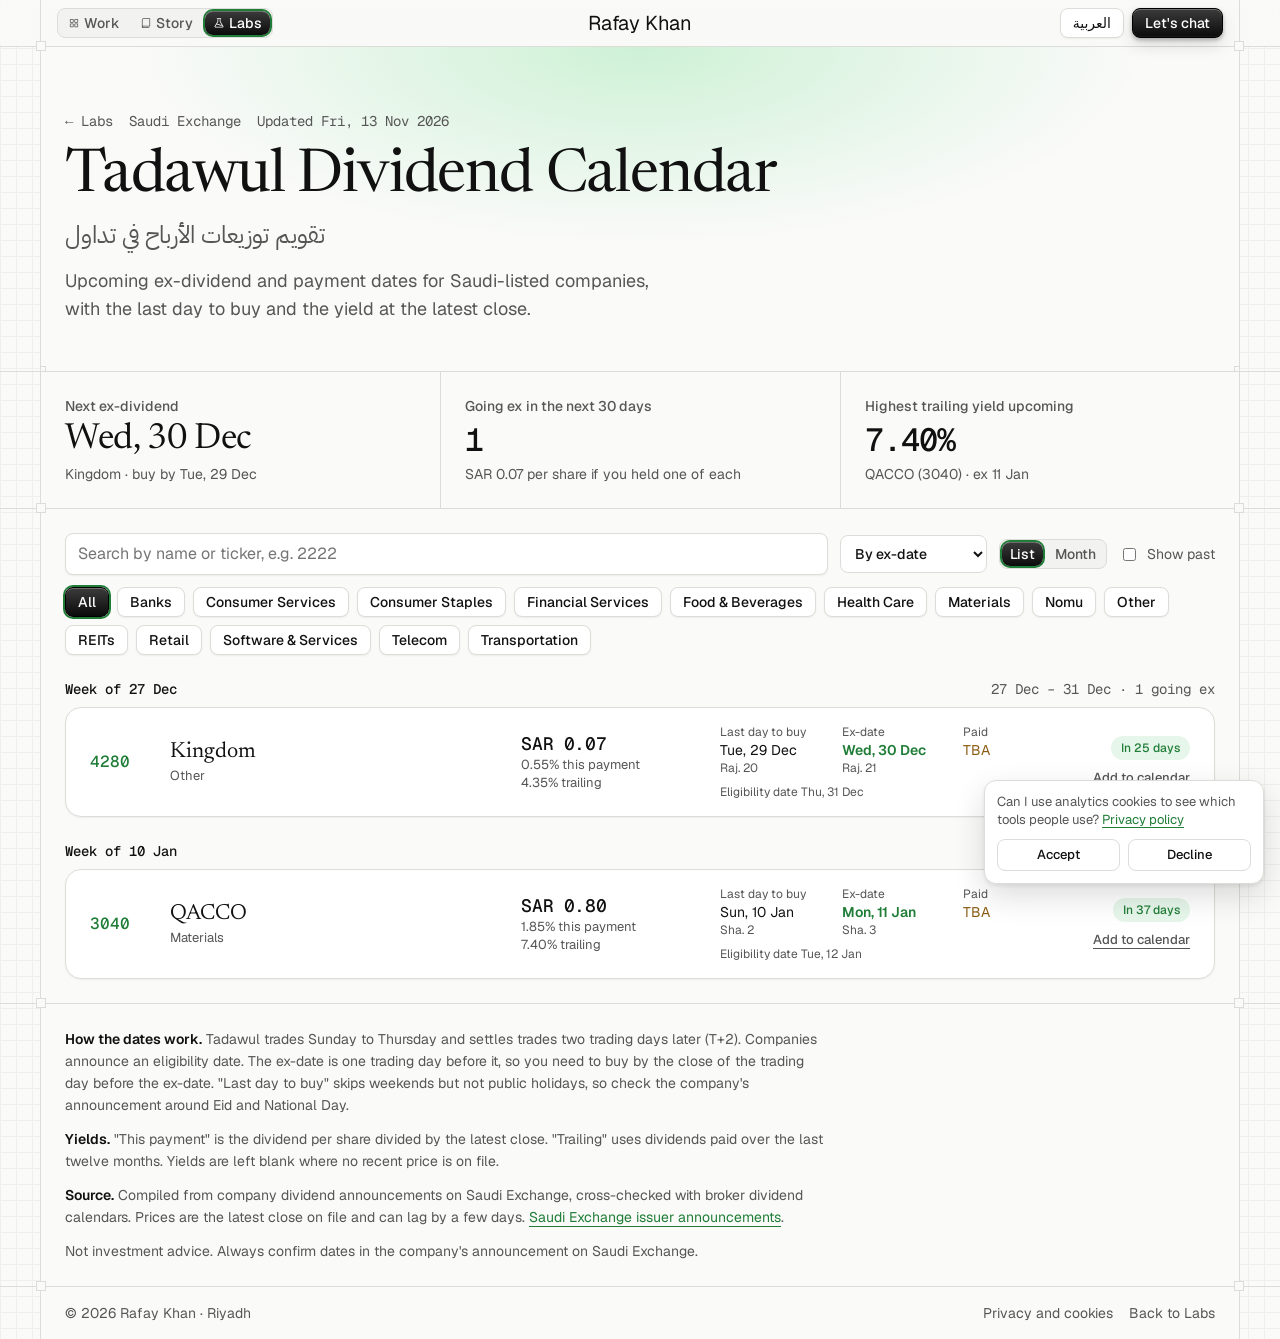
<file: labs/tadawul-dividends/index.html>
<!doctype html>
<html lang="en">
<head>
<meta charset="utf-8">
<meta name="viewport" content="width=device-width, initial-scale=1, viewport-fit=cover">
<meta http-equiv="Content-Security-Policy" content="default-src 'self'; script-src 'self' 'unsafe-inline' https://www.googletagmanager.com; style-src 'self' 'unsafe-inline'; font-src 'self'; img-src 'self' data: https://*.google-analytics.com https://*.googletagmanager.com https://*.g.doubleclick.net https://*.google.com; connect-src 'self' https://*.google-analytics.com https://*.analytics.google.com https://*.googletagmanager.com https://*.g.doubleclick.net https://*.google.com; object-src 'none'; base-uri 'self'; form-action 'self'; upgrade-insecure-requests">
<meta name="referrer" content="strict-origin-when-cross-origin">
<title>Tadawul Dividend Calendar: Saudi ex-dividend dates and yields</title>
<meta name="description" content="Upcoming Saudi Exchange (Tadawul) dividends: the last day to buy, ex-dividend and payment dates, and yields for every listed company. Free, in English and Arabic.">
<link rel="alternate" hreflang="en" href="https://rafkhan.com/labs/tadawul-dividends/">
<link rel="alternate" hreflang="ar" href="https://rafkhan.com/labs/tadawul-dividends/?lang=ar">
<link rel="alternate" hreflang="x-default" href="https://rafkhan.com/labs/tadawul-dividends/">
<script>
/* SEO: one canonical per language. ?lang=ar is the Arabic page, everything else is the English page. */
(function () {
  var ar = /[?&]lang=ar\b/.test(location.search);
  var l = document.createElement("link");
  l.rel = "canonical";
  l.href = "https://rafkhan.com/labs/tadawul-dividends/" + (ar ? "?lang=ar" : "");
  document.head.appendChild(l);
})();
</script>
<meta property="og:type" content="website">
<meta property="og:site_name" content="Rafay Khan">
<meta property="og:title" content="Tadawul Dividend Calendar | تقويم توزيعات الأرباح في تداول">
<meta property="og:description" content="The last day to buy, ex-dividend and payment dates, and yields for Saudi-listed companies. | آخر يوم للشراء وتواريخ الأحقية والصرف والعائد لكل شركة مدرجة في السوق المالية السعودية، بالعربية والإنجليزية.">
<meta property="og:url" content="https://rafkhan.com/labs/tadawul-dividends/">
<meta property="og:image" content="https://rafkhan.com/og/tadawul-dividends.png">
<meta property="og:image:width" content="1200">
<meta property="og:image:height" content="630">
<meta property="og:image:alt" content="Tadawul Dividend Calendar by Rafay Khan">
<meta property="og:locale" content="en_US">
<meta property="og:locale:alternate" content="ar_SA">
<meta name="twitter:card" content="summary_large_image">
<script type="application/ld+json">
{"@context":"https://schema.org","@graph":[
{"@type":"WebApplication","name":"Tadawul Dividend Calendar","alternateName":"تقويم توزيعات الأرباح في تداول","url":"https://rafkhan.com/labs/tadawul-dividends/","description":"Upcoming Saudi Exchange (Tadawul) dividends with the last day to buy, ex-dividend dates, payment dates and yields.","applicationCategory":"FinanceApplication","operatingSystem":"Any","browserRequirements":"Requires JavaScript","inLanguage":["en","ar"],"isAccessibleForFree":true,"offers":{"@type":"Offer","price":"0","priceCurrency":"SAR"},"author":{"@type":"Person","name":"Rafay Khan","url":"https://rafkhan.com/"}},
{"@type":"BreadcrumbList","itemListElement":[
{"@type":"ListItem","position":1,"name":"Rafay Khan","item":"https://rafkhan.com/"},
{"@type":"ListItem","position":2,"name":"Labs","item":"https://rafkhan.com/#labs"},
{"@type":"ListItem","position":3,"name":"Tadawul Dividend Calendar","item":"https://rafkhan.com/labs/tadawul-dividends/"}]}
]}
</script>
<link rel="preload" href="/fonts/geist-latin.woff2" as="font" type="font/woff2" crossorigin>
<link rel="stylesheet" href="/fonts/fonts.css">
<style>
/* Fallback sized like Geist so text does not reflow when the web font arrives. */
@font-face { font-family: "Geist Fallback"; src: local("Arial"), local("Liberation Sans"), local("Helvetica"); size-adjust: 102.6%; }
/* Layout: same drafting board as rafkhan.com. Grid paper ground, one framed 1200px column ruled into bands with corner ticks, serif display over Geist, glossy black controls. */
:root {
  --bg: #fafaf9; --paper-line: #efefed; --surface: #ffffff; --raised: #f2f2f0;
  --ink: #111111; --muted: #565656; --line: #dcdcd8;
  --accent: #1f7d37; --accent-soft: #e6f6ea; --go: #30d158; --go-ink: #0b2b14;
  --pay: #8a5a12; --pay-soft: #f1ece1; --weekend: #f2f2f0;
  --serif: "Newsreader", "Iowan Old Style", Georgia, serif;
  --font: "Geist", "Geist Fallback", ui-sans-serif, system-ui, "Segoe UI", sans-serif;
  --mono: "Geist Mono", ui-monospace, "SFMono-Regular", Menlo, monospace;
  --arabic: "IBM Plex Sans Arabic", "Geist", system-ui, sans-serif;
  --ease: cubic-bezier(0.22, 1, 0.36, 1);
  --frame: 1200px;
}
@media (prefers-color-scheme: dark) {
  :root:not([data-theme="light"]) {
    --bg: #131313; --paper-line: #1c1c1c; --surface: #1f1f1f; --raised: #272727; --ink: #f4f4f4; --muted: #a3a3a3; --line: #313131;
    --accent: #30d158; --accent-soft: #1d2a20; --pay: #e0ae55; --pay-soft: #24211b; --weekend: #181818; color-scheme: dark;
  }
}
:root[data-theme="dark"] {
  --bg: #131313; --paper-line: #1c1c1c; --surface: #1f1f1f; --raised: #272727; --ink: #f4f4f4; --muted: #a3a3a3; --line: #313131;
  --accent: #30d158; --accent-soft: #1d2a20; --pay: #e0ae55; --pay-soft: #24211b; --weekend: #181818; color-scheme: dark;
}
* { box-sizing: border-box; }
[hidden] { display: none !important; }
body { margin: 0; background-color: var(--bg); background-image: linear-gradient(var(--paper-line) 1px, transparent 1px), linear-gradient(90deg, var(--paper-line) 1px, transparent 1px); background-size: 16px 16px;
  color: var(--ink); font: 400 16px/24px var(--font); -webkit-font-smoothing: antialiased; }
body::before { content: ""; position: fixed; inset: 0 0 auto; height: env(safe-area-inset-top, 0px); z-index: 30; background: var(--bg); }
[dir="rtl"] body { font-family: var(--arabic); }
h1, h2, h3 { text-wrap: balance; }
a { color: var(--accent); text-underline-offset: 4px; }
:focus-visible { outline: 2px solid var(--accent); outline-offset: 2px; border-radius: 8px; }
.ico { width: 16px; height: 16px; flex: none; }
.num { font-family: var(--mono); font-variant-numeric: tabular-nums; }

/* framed column, ruled bands, corner ticks */
.band { border-bottom: 1px solid var(--line); }
.col { max-width: var(--frame); margin: 0 auto; border-left: 1px solid var(--line); border-right: 1px solid var(--line); position: relative; background-color: var(--bg); }
.band > .col::before, .band > .col::after { content: ""; position: absolute; bottom: -5px; width: 8px; height: 8px; border: 1px solid var(--line); background: var(--bg); z-index: 2; }
.band > .col::before { left: -5px; } .band > .col::after { right: -5px; }
.pad { padding: 24px; }
@media (max-width: 1232px) { .col { margin: 0 16px; } }
@media (max-width: 480px) { .col { margin: 0 8px; } .pad { padding: 16px; } }

/* glossy controls */
.gloss { display: inline-flex; align-items: center; gap: 8px; padding: 4px 12px; border-radius: 8px; font: 500 14px/20px var(--font); color: #ffffff; text-decoration: none; cursor: pointer;
  background: linear-gradient(#3b3b3b, #0b0b0b); border: 1px solid #000000;
  box-shadow: inset 0 1px 0 rgba(255,255,255,0.28), inset 0 -1px 0 rgba(255,255,255,0.06), 0 2px 4px rgba(0,0,0,0.28), 0 8px 16px rgba(0,0,0,0.12);
  transition: transform 300ms var(--ease), box-shadow 300ms var(--ease); }
.gloss:hover { transform: translateY(-2px); }
.chipbtn { display: inline-flex; align-items: center; gap: 8px; padding: 4px 12px; border-radius: 8px; border: 1px solid var(--line); background: var(--surface); color: var(--ink); text-decoration: none; font: 500 14px/20px var(--font); cursor: pointer;
  box-shadow: 0 1px 2px rgba(0,0,0,0.06); transition: transform 300ms var(--ease), border-color 300ms var(--ease); }
.chipbtn:hover { transform: translateY(-2px); border-color: var(--muted); }
[dir="rtl"] .chipbtn, [dir="rtl"] .gloss { font-family: var(--arabic); }

/* top bar, same as the home page */
.bar { position: sticky; top: env(safe-area-inset-top, 0px); z-index: 20; background: color-mix(in srgb, var(--bg) 86%, transparent); backdrop-filter: blur(12px); -webkit-backdrop-filter: blur(12px); }
.bar .col { display: grid; grid-template-columns: 1fr auto 1fr; align-items: center; gap: 16px; padding: 8px 16px; background: transparent; }
.seg { display: inline-flex; gap: 4px; padding: 2px; border-radius: 8px; border: 1px solid var(--line); background: var(--raised); justify-self: start; }
.seg a, .seg button { display: inline-flex; align-items: center; gap: 4px; padding: 2px 8px; border-radius: 8px; border: 0; background: transparent; font: 500 14px/20px var(--font); color: var(--muted); text-decoration: none; cursor: pointer; transition: color 300ms var(--ease); }
[dir="rtl"] .seg a, [dir="rtl"] .seg button { font-family: var(--arabic); }
.seg a:hover, .seg button:hover { color: var(--ink); }
.seg a[aria-current="true"], .seg button[aria-pressed="true"] { color: #ffffff; background: linear-gradient(#3b3b3b, #0b0b0b); box-shadow: 0 0 0 2px var(--accent), inset 0 1px 0 rgba(255,255,255,0.25); }
.seg .ico { width: 12px; height: 12px; }
.brand { font: 400 20px/28px var(--font); color: var(--ink); text-decoration: none; letter-spacing: -0.01em; white-space: nowrap; }
.right { justify-self: end; display: flex; gap: 8px; align-items: center; }
@media (max-width: 480px) { .seg .ico { display: none; } .seg a { padding: 2px 6px; } .bar .brand { display: none; } .bar .col { grid-template-columns: 1fr auto; } }
@media (max-width: 560px) { .brand { font-size: 16px; line-height: 24px; } .bar .col { gap: 8px; padding: 8px; } .right .gloss { display: none; } }

/* hero */
.hero .col { padding: 64px 24px 48px; display: grid; gap: 16px; overflow: hidden; }
.hero .col > .glow { position: absolute; inset: 0 0 auto 0; height: 280px; pointer-events: none; background: radial-gradient(ellipse 60% 100% at 50% 0%, rgba(48, 209, 88, 0.22), transparent 70%); }
.eyebrow { display: flex; flex-wrap: wrap; align-items: center; gap: 8px 16px; font: 400 14px/20px var(--mono); color: var(--muted); position: relative; }
[dir="rtl"] .eyebrow { font-family: var(--arabic); }
@media (max-width: 520px) { .eyebrow { min-height: 48px; align-content: flex-start; } } /* room for the date line so the page does not jump when data loads */
.back { color: var(--muted); text-decoration: none; } .back:hover { color: var(--ink); }
.badge { font: 500 12px/16px var(--font); padding: 2px 8px; border-radius: 9999px; background: var(--pay-soft); color: var(--pay); }
h1 { margin: 0; font: 400 60px/1 var(--serif); letter-spacing: -0.02em; position: relative; }
h1 .sub { display: block; margin-top: 12px; font: 400 24px/32px var(--arabic); letter-spacing: 0; color: var(--muted); }
[dir="rtl"] h1 { font: 500 52px/1.2 var(--arabic); letter-spacing: 0; }
[dir="rtl"] h1 .sub { font: 400 24px/32px var(--serif); }
.lede { margin: 0; max-width: 600px; color: var(--muted); font-size: 18px; line-height: 28px; position: relative; }
@media (max-width: 860px) { .hero .col { padding: 48px 16px 32px; } h1 { font-size: 44px; } [dir="rtl"] h1 { font-size: 38px; } }

/* summary cells */
.summary { display: grid; grid-template-columns: repeat(3, minmax(0, 1fr)); }
.summary > div { padding: 24px; display: grid; gap: 4px; align-content: start; min-width: 0; }
.summary > div + div { border-inline-start: 1px solid var(--line); }
.summary .k { font: 500 14px/20px var(--font); color: var(--muted); }
.summary .v { font: 400 36px/40px var(--serif); letter-spacing: -0.01em; }
.summary .v.num { font: 500 32px/40px var(--mono); letter-spacing: -0.03em; }
.summary .s { font-size: 14px; line-height: 20px; color: var(--muted); overflow-wrap: anywhere; min-height: 20px; }
[dir="rtl"] .summary .k, [dir="rtl"] .summary .s { font-family: var(--arabic); }
[dir="rtl"] .summary .v:not(.num) { font: 500 28px/40px var(--arabic); }
@media (max-width: 760px) {
  .summary { grid-template-columns: minmax(0, 1fr); }
  .summary > div { padding: 16px; }
  .summary > div + div { border-inline-start: 0; border-top: 1px solid var(--line); }
}

/* toolbar */
.toolbar { display: flex; flex-wrap: wrap; gap: 12px; align-items: center; }
.search { flex: 1 1 240px; min-width: 0; }
.search input { width: 100%; font: 400 16px/24px var(--font); padding: 8px 12px; border: 1px solid var(--line); border-radius: 8px; background: var(--surface); color: var(--ink); box-shadow: 0 1px 2px rgba(0,0,0,0.06); }
[dir="rtl"] .search input, [dir="rtl"] .sortsel { font-family: var(--arabic); }
.sortsel { font: 500 14px/20px var(--font); padding: 8px 10px; border: 1px solid var(--line); border-radius: 8px; background: var(--surface); color: var(--ink); }
.vseg { justify-self: auto; }
label.toggle { display: inline-flex; align-items: center; gap: 8px; font-size: 14px; color: var(--muted); cursor: pointer; }
.chips { display: flex; flex-wrap: wrap; gap: 8px; width: 100%; }
.chip[aria-pressed="true"] { color: #ffffff; background: linear-gradient(#3b3b3b, #0b0b0b); border-color: #000000; box-shadow: 0 0 0 2px var(--accent), inset 0 1px 0 rgba(255,255,255,0.25); }

/* list */
#view { display: grid; gap: 24px; }
.week { display: grid; gap: 8px; }
.week h2 { margin: 0; display: flex; justify-content: space-between; gap: 12px; flex-wrap: wrap; font: 400 14px/20px var(--mono); color: var(--muted); }
.week h2 span:first-child { color: var(--ink); font-weight: 500; }
[dir="rtl"] .week h2 { font-family: var(--arabic); }
.rows { background: var(--surface); border: 1px solid var(--line); border-radius: 16px; overflow: hidden; box-shadow: 0 1px 2px rgba(0,0,0,0.05); }
.row { display: grid; align-items: center; gap: 8px 24px; padding: 16px 24px; grid-template-columns: 56px minmax(0, 1.5fr) minmax(0, .8fr) minmax(0, 1.6fr) auto; transition: background-color 300ms var(--ease); }
.row:hover { background: var(--raised); }
.row + .row { border-top: 1px solid var(--line); }
.row.past { opacity: .55; }
.tick { font: 500 16px/24px var(--mono); color: var(--accent); }
.co { min-width: 0; }
.co .n { font: 400 22px/28px var(--serif); }
[dir="rtl"] .co .n { font: 600 18px/28px var(--arabic); }
.co .a { font-size: 14px; line-height: 20px; color: var(--muted); font-family: var(--arabic); }
[dir="rtl"] .co .a { font-family: var(--font); }
.co .meta { font-size: 13px; line-height: 20px; color: var(--muted); }
.amt { display: grid; }
.amt .d { font: 500 18px/24px var(--mono); letter-spacing: -0.02em; }
[dir="rtl"] .amt .d { font-family: var(--arabic); font-variant-numeric: tabular-nums; }
.amt .y { font-size: 13px; line-height: 18px; color: var(--muted); }
.dates { display: grid; grid-template-columns: repeat(3, minmax(0, 1fr)); gap: 8px 16px; font-size: 14px; line-height: 20px; }
.dates .l { font-size: 12px; line-height: 16px; color: var(--muted); }
.dates .ex .dv { color: var(--accent); font-weight: 600; }
.dates .pay .dv { color: var(--pay); }
.dates .h { font-size: 12px; line-height: 16px; color: var(--muted); }
.dates .rec { grid-column: 1 / -1; font-size: 12px; line-height: 16px; color: var(--muted); }
.act { display: grid; justify-items: end; gap: 8px; }
.pill { font: 500 12px/16px var(--font); padding: 4px 10px; border-radius: 9999px; background: var(--accent-soft); color: var(--accent); white-space: nowrap; }
.pill.soon { background: var(--go); color: var(--go-ink); }
.pill.past { background: var(--raised); color: var(--muted); }
[dir="rtl"] .pill { font-family: var(--arabic); }
.ics { font: 500 13px/20px var(--font); background: none; border: 0; padding: 0; color: var(--muted); text-decoration: underline; text-underline-offset: 4px; cursor: pointer; }
[dir="rtl"] .ics { font-family: var(--arabic); }
.ics:hover { color: var(--ink); }
@media (max-width: 860px) {
  .row { grid-template-columns: 48px minmax(0, 1fr) auto; padding: 16px; }
  .amt { grid-column: 3; grid-row: 1; text-align: end; }
  .dates { grid-column: 1 / -1; }
  .act { grid-column: 1 / -1; grid-auto-flow: column; justify-content: space-between; justify-items: start; }
}
.empty { padding: 32px; text-align: center; color: var(--muted); background: var(--surface); border: 1px dashed var(--line); border-radius: 16px; }

/* month */
.monthbar { display: flex; align-items: center; justify-content: space-between; gap: 12px; }
.monthbar h2 { margin: 0; font: 400 30px/36px var(--serif); letter-spacing: -0.01em; }
[dir="rtl"] .monthbar h2 { font: 500 24px/36px var(--arabic); }
.monthbar .hj { font: 400 14px/20px var(--font); color: var(--muted); margin-inline-start: 12px; }
.nav { width: 40px; height: 40px; display: grid; place-items: center; border-radius: 9999px; border: 1px solid var(--line); background: var(--surface); color: var(--ink); cursor: pointer; font: 500 16px/1 var(--font); transition: transform 300ms var(--ease); }
.nav:hover { transform: translateY(-2px); }
.gridwrap { overflow-x: auto; }
.grid { display: grid; grid-template-columns: repeat(7, minmax(92px, 1fr)); border: 1px solid var(--line); border-radius: 16px; overflow: hidden; background: var(--line); gap: 1px; min-width: 660px; }
.dow { background: var(--surface); padding: 8px; font: 500 12px/16px var(--mono); color: var(--muted); }
[dir="rtl"] .dow { font-family: var(--arabic); }
.cell { background: var(--surface); min-height: 104px; padding: 8px; display: grid; align-content: start; gap: 4px; }
.cell.we { background: var(--weekend); }
.cell.out { background: var(--bg); }
.cell.out .dn { opacity: .4; }
.cell.today .dn { background: linear-gradient(#3b3b3b, #0b0b0b); color: #ffffff; border-radius: 6px; padding: 0 6px; }
.dn { font: 400 12px/20px var(--mono); color: var(--muted); justify-self: start; }
.ev { font: 500 11px/16px var(--mono); padding: 2px 6px; border-radius: 6px; white-space: nowrap; overflow: hidden; text-overflow: ellipsis; }
[dir="rtl"] .ev { font-family: var(--arabic); }
.ev.ex { background: var(--accent-soft); color: var(--accent); }
.ev.pay { background: var(--pay-soft); color: var(--pay); }
.legend { display: flex; gap: 16px; flex-wrap: wrap; font-size: 13px; color: var(--muted); }
.legend span::before { content: ""; display: inline-block; width: 10px; height: 10px; border-radius: 3px; margin-inline-end: 6px; vertical-align: -1px; }
.legend .lx::before { background: var(--accent); }
.legend .lp::before { background: var(--pay); }
.legend .lw::before { background: var(--weekend); border: 1px solid var(--line); }

/* notes and footer */
.notes { display: grid; gap: 12px; max-width: 760px; font-size: 14px; line-height: 22px; color: var(--muted); }
.notes p { margin: 0; }
.notes strong { color: var(--ink); font-weight: 600; }
.fine .col { display: flex; flex-wrap: wrap; justify-content: space-between; gap: 16px; padding: 16px 24px; color: var(--muted); font-size: 14px; line-height: 20px; }
.fine a { color: var(--muted); text-decoration: none; } .fine a:hover { color: var(--ink); }
@media (prefers-reduced-motion: reduce) { * { transition: none !important; } }
</style>
<script src="/analytics.js" defer></script>
<link rel="icon" href="/favicon.ico" sizes="48x48">
<link rel="icon" href="/icon-192.png" type="image/png" sizes="192x192">
<link rel="apple-touch-icon" href="/apple-touch-icon.png">
</head>
<body>

<header class="bar band">
  <div class="col">
    <nav class="seg" aria-label="Main"><a href="/#work"><svg class="ico" viewBox="0 0 256 256" fill="currentColor" aria-hidden="true"><path d="M104,40H56A16,16,0,0,0,40,56v48a16,16,0,0,0,16,16h48a16,16,0,0,0,16-16V56A16,16,0,0,0,104,40Zm0,64H56V56h48Zm96-64H152a16,16,0,0,0-16,16v48a16,16,0,0,0,16,16h48a16,16,0,0,0,16-16V56A16,16,0,0,0,200,40Zm0,64H152V56h48Zm-96,32H56a16,16,0,0,0-16,16v48a16,16,0,0,0,16,16h48a16,16,0,0,0,16-16V152A16,16,0,0,0,104,136Zm0,64H56V152h48Zm96-64H152a16,16,0,0,0-16,16v48a16,16,0,0,0,16,16h48a16,16,0,0,0,16-16V152A16,16,0,0,0,200,136Zm0,64H152V152h48Z"/></svg><span data-i="nWork">Work</span></a><a href="/#story"><svg class="ico" viewBox="0 0 256 256" fill="currentColor" aria-hidden="true"><path d="M208,24H72A32,32,0,0,0,40,56V224a8,8,0,0,0,8,8H192a8,8,0,0,0,0-16H56a16,16,0,0,1,16-16H208a8,8,0,0,0,8-8V32A8,8,0,0,0,208,24Zm-8,160H72a31.82,31.82,0,0,0-16,4.29V56A16,16,0,0,1,72,40H200Z"/></svg><span data-i="nStory">Story</span></a><a href="/#labs" aria-current="true"><svg class="ico" viewBox="0 0 256 256" fill="currentColor" aria-hidden="true"><path d="M221.69,199.77,160,96.92V40h8a8,8,0,0,0,0-16H88a8,8,0,0,0,0,16h8V96.92L34.31,199.77A16,16,0,0,0,48,224H208a16,16,0,0,0,13.72-24.23ZM110.86,103.25A7.93,7.93,0,0,0,112,99.14V40h32V99.14a7.93,7.93,0,0,0,1.14,4.11L183.36,167c-12,2.37-29.07,1.37-51.75-10.11-15.91-8.05-31.05-12.32-45.22-12.81ZM48,208l28.54-47.58c14.25-1.74,30.31,1.85,47.82,10.72,19,9.61,35,12.88,48,12.88a69.89,69.89,0,0,0,19.55-2.7L208,208Z"/></svg><span data-i="nLabs">Labs</span></a></nav>
    <a class="brand" href="/">Rafay Khan</a>
    <div class="right"><button class="chipbtn" id="langBtn" type="button" lang="ar">العربية</button><a class="gloss" href="https://www.linkedin.com/in/rafekhan" target="_blank" rel="noopener" data-i="chat">Let's chat</a></div>
  </div>
</header>

<main id="main">
  <section class="hero band">
    <div class="col">
      <div class="glow" aria-hidden="true"></div>
      <div class="eyebrow"><a class="back" href="/#labs" data-i="back">← Labs</a><span data-i="exchange">Saudi Exchange</span><span id="updated">Loading…</span><span class="badge" id="sampleBadge" data-i="sample" hidden>Sample data</span></div>
      <h1><span data-i="title">Tadawul Dividend Calendar</span> <span class="sub" id="titleSub" lang="ar">تقويم توزيعات الأرباح في تداول</span></h1>
      <p class="lede" data-i="lede">Upcoming ex-dividend and payment dates for Saudi-listed companies, with the last day to buy and the yield at the latest close.</p>
    </div>
  </section>

  <section class="band" aria-label="Summary">
    <div class="col summary">
      <div><span class="k" data-i="sNextK">Next ex-dividend</span><span class="v" id="sNext">–</span><span class="s" id="sNextSub"></span></div>
      <div><span class="k" data-i="s30K">Going ex in the next 30 days</span><span class="v num" id="s30">–</span><span class="s" id="s30Sub"></span></div>
      <div><span class="k" data-i="sTopK">Highest trailing yield upcoming</span><span class="v num" id="sTop">–</span><span class="s" id="sTopSub"></span></div>
    </div>
  </section>

  <section class="band">
    <div class="col pad" style="display:grid;gap:24px">
      <div class="toolbar" role="search">
        <div class="search"><input id="q" type="search" placeholder="Search by name or ticker, e.g. 2222" aria-label="Search by company name or ticker"></div>
        <select id="sort" class="sortsel" aria-label="Sort">
          <option value="date" data-i="byDate">By ex-date</option>
          <option value="yield" data-i="byYield">By trailing yield</option>
        </select>
        <div class="seg vseg" role="group" aria-label="View">
          <button id="vList" type="button" aria-pressed="true" data-i="list">List</button>
          <button id="vMonth" type="button" aria-pressed="false" data-i="month">Month</button>
        </div>
        <label class="toggle"><input id="showPast" type="checkbox"> <span data-i="showPast">Show past</span></label>
        <div class="chips" id="chips" role="group" aria-label="Sector"></div>
      </div>
      <div id="view" aria-live="polite"></div>
    </div>
  </section>

  <section class="band">
    <div class="col pad">
      <div class="notes">
        <p data-i="fDates" data-html="1"></p>
        <p data-i="fYields" data-html="1"></p>
        <p id="srcNote"></p>
        <p data-i="fAdvice"></p>
      </div>
    </div>
  </section>
</main>

<footer class="fine"><div class="col"><span>© <span id="year">2026</span> <span data-i="footName">Rafay Khan · Riyadh</span></span><a href="/#labs" data-i="footBack">Back to Labs</a></div></footer>

<script>
(function () {
  // ---------- Text in both languages ----------
  const STR = {
    en: {
      docTitle: "Tadawul Dividend Calendar: Saudi ex-dividend dates and yields",
      docDesc: "Upcoming Saudi Exchange (Tadawul) dividends: the last day to buy, ex-dividend and payment dates, and yields for every listed company. Free, in English and Arabic.",
      back: "← Labs", exchange: "Saudi Exchange", nWork: "Work", nStory: "Story", nLabs: "Labs", chat: "Let's chat", footName: "Rafay Khan · Riyadh", footBack: "Back to Labs", sample: "Sample data", langBtn: "العربية",
      title: "Tadawul Dividend Calendar", titleSub: "تقويم توزيعات الأرباح في تداول",
      lede: "Upcoming ex-dividend and payment dates for Saudi-listed companies, with the last day to buy and the yield at the latest close.",
      sNextK: "Next ex-dividend", s30K: "Going ex in the next 30 days", sTopK: "Highest trailing yield upcoming",
      byDate: "By ex-date", byYield: "By trailing yield", list: "List", month: "Month", showPast: "Show past",
      search: "Search by name or ticker, e.g. 2222",
      fDates: "<strong>How the dates work.</strong> Tadawul trades Sunday to Thursday and settles trades two trading days later (T+2). Companies announce an eligibility date. The ex-date is one trading day before it, so you need to buy by the close of the trading day before the ex-date. \"Last day to buy\" skips weekends but not public holidays, so check the company's announcement around Eid and National Day.",
      fYields: "<strong>Yields.</strong> \"This payment\" is the dividend per share divided by the latest close. \"Trailing\" uses dividends paid over the last twelve months. Yields are left blank where no recent price is on file.",
      fAdvice: "Not investment advice. Always confirm dates in the company's announcement on Saudi Exchange.",
      source: "Source.", sourceLink: "Saudi Exchange issuer announcements",
      updated: d => "Updated " + d, loading: "Loading…", unavailable: "Data unavailable",
      loadErr: "The dividend list could not load. Refresh the page to try again.",
      empty: "No dividends match these filters. Clear the search or pick \"All\" sectors.",
      all: "All", buyBy: "Last day to buy", exDate: "Ex-date", paid: "Paid", tba: "TBA",
      elig: d => "Eligibility date " + d,
      thisPay: "this payment", trailing: "trailing", addCal: "Add to calendar",
      exAgo: n => "Ex " + n + "d ago", exToday: "Ex today", buyToday: "Buy by today",
      inDays: n => "In " + n + " day" + (n === 1 ? "" : "s"),
      thisWeek: "This week", nextWeek: "Next week", weekOf: d => "Week of " + d,
      goingEx: n => n + " going ex", ranked: "Ranked by trailing yield", companies: n => n + " companies",
      none: "None scheduled", buyByShort: d => "buy by " + d, exShort: d => "ex " + d,
      heldOne: v => v + " per share if you held one of each",
      prevM: "Previous month", nextM: "Next month", prevArrow: "←", nextArrow: "→",
      lgEx: "Ex-dividend date", lgPay: "Payment date", lgWe: "Weekend (Fri–Sat)",
      evEx: "EX", evPay: "PAY", evExT: (n, v) => n + " goes ex-dividend, " + v, evPayT: (n, v) => n + " pays " + v,
      money: v => "SAR " + v,
      sectors: {}
    },
    ar: {
      docTitle: "تقويم توزيعات الأرباح في تداول: تواريخ الأحقية والعوائد",
      docDesc: "توزيعات أرباح الشركات المدرجة في السوق المالية السعودية (تداول): آخر يوم للشراء وتواريخ الأحقية والصرف والعائد لكل شركة. مجاني بالعربية والإنجليزية.",
      back: "→ المختبر", exchange: "السوق المالية السعودية", nWork: "الأعمال", nStory: "القصة", nLabs: "المختبر", chat: "تواصل معي", footName: "رافع خان · الرياض", footBack: "العودة إلى المختبر", sample: "بيانات تجريبية", langBtn: "English",
      title: "تقويم توزيعات الأرباح في تداول", titleSub: "Tadawul Dividend Calendar",
      lede: "مواعيد الأحقية وصرف التوزيعات النقدية القادمة للشركات المدرجة في السوق السعودية، مع آخر يوم للشراء والعائد حسب آخر سعر إغلاق.",
      sNextK: "أقرب آخر يوم للشراء", s30K: "شركات تفقد الأحقية خلال 30 يومًا", sTopK: "أعلى عائد سنوي من التوزيعات القادمة",
      byDate: "حسب التاريخ", byYield: "حسب العائد السنوي", list: "قائمة", month: "شهر", showPast: "إظهار السابقة",
      search: "ابحث بالاسم أو الرمز، مثل 2222",
      fDates: "<strong>كيف تُحسب التواريخ.</strong> يتداول السوق من الأحد إلى الخميس، وتُسوّى الصفقات بعد يومَي تداول (T+2). تعلن الشركة تاريخ الأحقية، ويبدأ التداول بدون أحقية قبله بيوم تداول واحد، لذلك يجب أن تشتري قبل إغلاق يوم التداول الذي يسبق ذلك التاريخ. يتجاوز «آخر يوم للشراء» عطلة نهاية الأسبوع فقط ولا يتجاوز الإجازات الرسمية، فراجع إعلان الشركة في فترات الأعياد واليوم الوطني.",
      fYields: "<strong>العائد.</strong> «هذا التوزيع» هو التوزيع للسهم مقسومًا على آخر سعر إغلاق، و«السنوي» يعتمد على التوزيعات المدفوعة خلال آخر اثني عشر شهرًا. يُترك العائد فارغًا إذا لم يتوفر سعر حديث.",
      fAdvice: "هذه ليست نصيحة استثمارية. تحقق دائمًا من التواريخ في إعلان الشركة على موقع السوق المالية السعودية.",
      source: "المصدر.", sourceLink: "إعلانات الشركات في السوق المالية السعودية",
      updated: d => "آخر تحديث " + d, loading: "جارٍ التحميل…", unavailable: "البيانات غير متاحة",
      loadErr: "تعذّر تحميل قائمة التوزيعات. حدّث الصفحة وحاول مرة أخرى.",
      empty: "لا توجد توزيعات تطابق هذه الخيارات. امسح البحث أو اختر «الكل».",
      all: "الكل", buyBy: "آخر يوم للشراء", exDate: "بدون أحقية", paid: "الصرف", tba: "يُعلن لاحقًا",
      elig: d => "تاريخ الأحقية " + d,
      thisPay: "هذا التوزيع", trailing: "سنوي", addCal: "أضف إلى التقويم",
      exAgo: n => "منذ " + arDays(n), exToday: "بدون أحقية اليوم", buyToday: "اشترِ اليوم",
      inDays: n => "بعد " + arDays(n),
      thisWeek: "هذا الأسبوع", nextWeek: "الأسبوع القادم", weekOf: d => "أسبوع " + d,
      goingEx: n => n + " " + (n === 1 ? "شركة" : n === 2 ? "شركتان" : n <= 10 ? "شركات" : "شركة"),
      ranked: "مرتبة حسب العائد السنوي", companies: n => n + " " + (n <= 10 && n > 2 ? "شركات" : "شركة"),
      none: "لا يوجد", buyByShort: d => "اشترِ قبل نهاية " + d, exShort: d => "بدون أحقية " + d,
      heldOne: v => v + " للسهم لو امتلكت سهمًا من كل شركة",
      prevM: "الشهر السابق", nextM: "الشهر التالي", prevArrow: "→", nextArrow: "←",
      lgEx: "تاريخ التداول بدون أحقية", lgPay: "تاريخ الصرف", lgWe: "عطلة نهاية الأسبوع (الجمعة والسبت)",
      evEx: "أحقية", evPay: "صرف", evExT: (n, v) => n + " بدون أحقية، " + v, evPayT: (n, v) => n + " صرف " + v,
      money: v => v + " ر.س",
      sectors: {
        "Banks": "البنوك", "Telecom": "الاتصالات", "REITs": "الصناديق العقارية المتداولة (ريت)", "Financial Services": "الخدمات المالية",
        "Nomu": "نمو", "Materials": "المواد الأساسية", "Energy": "الطاقة", "Health Care": "الرعاية الصحية",
        "Consumer Staples": "السلع الاستهلاكية الأساسية", "Consumer Discretionary": "السلع الاستهلاكية الكمالية",
        "Consumer Services": "الخدمات الاستهلاكية", "Insurance": "التأمين", "Real Estate": "إدارة وتطوير العقارات",
        "Utilities": "المرافق العامة", "Capital Goods": "السلع الرأسمالية", "Transportation": "النقل",
        "Food & Beverages": "إنتاج الأغذية", "Retail": "التجزئة", "Media": "الإعلام والترفيه", "Software & Services": "التطبيقات وخدمات التقنية", "Other": "أخرى"
      }
    }
  };
  function arDays(n) { return n === 1 ? "يوم واحد" : n === 2 ? "يومين" : n <= 10 ? n + " أيام" : n + " يومًا"; }

  const store = {
    get(k) { try { return localStorage.getItem(k); } catch (e) { return null; } },
    set(k, v) { try { localStorage.setItem(k, v); } catch (e) {} }
  };
  let lang = store.get("tdc-lang") || ((navigator.language || "").toLowerCase().startsWith("ar") ? "ar" : "en");
  if (/[?&]lang=ar\b/.test(location.search)) lang = "ar";
  if (/[?&]lang=en\b/.test(location.search)) lang = "en";
  const T = () => STR[lang];

  // ---------- Dates ----------
  let F = {};
  function makeFormats() {
    const loc = lang === "ar" ? "ar-SA-u-ca-gregory-nu-latn" : "en-GB";
    F.day = new Intl.DateTimeFormat(loc, { weekday: "short", day: "numeric", month: "short" });
    F.dm = new Intl.DateTimeFormat(loc, { day: "numeric", month: "short" });
    F.full = new Intl.DateTimeFormat(loc, { weekday: "short", day: "numeric", month: "short", year: "numeric" });
    F.month = new Intl.DateTimeFormat(loc, { month: "long", year: "numeric" });
    F.dow = new Intl.DateTimeFormat(loc, { weekday: lang === "ar" ? "long" : "short" });
    try {
      const hl = lang === "ar" ? "ar-SA-u-ca-islamic-umalqura-nu-latn" : "en-u-ca-islamic-umalqura";
      F.h = new Intl.DateTimeFormat(hl, { day: "numeric", month: "short" });
      F.hm = new Intl.DateTimeFormat(hl, { month: "long", year: "numeric" });
    } catch (e) { F.h = F.hm = null; }
  }
  const parse = s => { const [y, m, d] = s.split("-").map(Number); return new Date(y, m - 1, d); };
  const iso = d => d.getFullYear() + "-" + String(d.getMonth() + 1).padStart(2, "0") + "-" + String(d.getDate()).padStart(2, "0");
  const addDays = (d, n) => { const x = new Date(d); x.setDate(x.getDate() + n); return x; };
  const isWeekend = d => d.getDay() === 5 || d.getDay() === 6;
  const prevTradingDay = d => { let x = addDays(d, -1); while (isWeekend(x)) x = addDays(x, -1); return x; };
  const daysBetween = (a, b) => Math.round((b - a) / 86400000);
  const dayLabel = d => F.day.format(d).replace("،", "");
  const hijri = d => { try { return F.h ? F.h.format(d).replace(/\s?(AH|هـ)$/, "") : ""; } catch (e) { return ""; } };
  const esc = s => String(s).replace(/[&<>"]/g, c => ({ "&": "&amp;", "<": "&lt;", ">": "&gt;", '"': "&quot;" }[c]));
  const amount = n => n.toFixed(Math.round(n * 1000) % 10 ? 3 : 2);
  const money = n => T().money(amount(n));
  const pct = n => (n * 100).toFixed(2) + "%";
  const nm = e => lang === "ar" && e.nameAr ? e.nameAr : e.name;
  const altName = e => lang === "ar" ? (e.nameAr ? e.name : "") : (e.nameAr || "");
  const sectorName = s => T().sectors[s] || s;
  function periodName(p) {
    if (!p || lang !== "ar") return p || "";
    const m = /^(Q[1-4]|H[12]|FY)\s*(\d{4})$/.exec(p);
    if (!m) return p;
    const map = { Q1: "الربع الأول", Q2: "الربع الثاني", Q3: "الربع الثالث", Q4: "الربع الرابع", H1: "النصف الأول", H2: "النصف الثاني", FY: "العام المالي" };
    return map[m[1]] + " " + m[2];
  }

  let todayStr;
  try { todayStr = new Intl.DateTimeFormat("en-CA", { timeZone: "Asia/Riyadh" }).format(new Date()); }
  catch (e) { todayStr = iso(new Date()); }
  const today = parse(todayStr);

  const state = { view: "list", sector: "All", q: "", sort: "date", showPast: false, month: null };
  if (location.hash === "#month") state.view = "month";
  if (store.get("tdc-past") === "1") state.showPast = true;

  let data = null;
  const $ = id => document.getElementById(id);

  function enrich(ev) {
    // Saudi Exchange announces the eligibility (record) date. With T+2 settlement the ex-date is one trading day earlier.
    const rec = ev.recordDate ? parse(ev.recordDate) : null;
    const ex = ev.exDate ? parse(ev.exDate) : prevTradingDay(rec);
    const pay = ev.payDate ? parse(ev.payDate) : null;
    return Object.assign({}, ev, {
      ex, rec, pay, exDate: iso(ex), buyBy: prevTradingDay(ex),
      yld: ev.price ? ev.dps / ev.price : null,
      ttm: ev.price && ev.annualDps ? ev.annualDps / ev.price : null,
      inDays: daysBetween(today, ex)
    });
  }

  function filtered() {
    const q = state.q.trim().toLowerCase();
    let list = data.events.filter(e =>
      (state.sector === "All" || e.sector === state.sector) &&
      (!q || e.ticker.includes(q) || e.name.toLowerCase().includes(q) || (e.nameAr || "").includes(q))
    );
    if (state.view === "list" && !state.showPast) list = list.filter(e => e.inDays >= 0);
    list.sort(state.sort === "yield" ? (a, b) => (b.ttm || 0) - (a.ttm || 0) : (a, b) => a.ex - b.ex);
    return list;
  }

  function pill(e) {
    const t = T();
    if (e.inDays < 0) return '<span class="pill past">' + t.exAgo(-e.inDays) + '</span>';
    if (e.inDays === 0) return '<span class="pill soon">' + t.exToday + '</span>';
    if (daysBetween(today, e.buyBy) === 0) return '<span class="pill soon">' + t.buyToday + '</span>';
    return '<span class="pill' + (e.inDays <= 7 ? " soon" : "") + '">' + t.inDays(e.inDays) + '</span>';
  }

  function rowHTML(e) {
    const t = T();
    const dcell = (cls, label, d) => d
      ? '<div class="' + cls + '"><div class="l">' + label + '</div><div class="dv">' + dayLabel(d) + '</div><div class="h">' + hijri(d) + '</div></div>'
      : '<div class="' + cls + '"><div class="l">' + label + '</div><div class="dv">' + t.tba + '</div></div>';
    const alt = altName(e);
    const period = periodName(e.period);
    return '<div class="row' + (e.inDays < 0 ? " past" : "") + '">' +
      '<div class="tick">' + esc(e.ticker) + '</div>' +
      '<div class="co"><div class="n"><bdi>' + esc(nm(e)) + '</bdi></div>' +
        (alt ? '<div class="a"><bdi>' + esc(alt) + '</bdi></div>' : "") +
        '<div class="meta">' + esc(sectorName(e.sector)) + (period ? ' · ' + esc(period) : "") + '</div></div>' +
      '<div class="amt"><span class="d">' + money(e.dps) + '</span>' +
        (e.yld != null ? '<span class="y">' + pct(e.yld) + ' ' + t.thisPay + '</span>' : "") +
        (e.ttm != null ? '<span class="y">' + pct(e.ttm) + ' ' + t.trailing + '</span>' : "") + '</div>' +
      '<div class="dates">' + dcell("buy", t.buyBy, e.buyBy) + dcell("ex", t.exDate, e.ex) + dcell("pay", t.paid, e.pay) +
        (e.rec ? '<div class="rec">' + t.elig(dayLabel(e.rec)) + '</div>' : "") + '</div>' +
      '<div class="act">' + pill(e) + '<button class="ics" type="button" data-t="' + esc(e.ticker) + '" data-x="' + e.exDate + '">' + t.addCal + '</button></div>' +
    '</div>';
  }

  function weekStart(d) { return addDays(d, -d.getDay()); } // Tadawul week starts Sunday

  function renderList() {
    const t = T(), list = filtered();
    if (!list.length) { $("view").innerHTML = '<div class="empty">' + t.empty + '</div>'; return; }
    if (state.sort === "yield") {
      $("view").innerHTML = '<section class="week"><h2><span>' + t.ranked + '</span><span>' + t.companies(list.length) + '</span></h2><div class="rows">' + list.map(rowHTML).join("") + '</div></section>';
      return;
    }
    const groups = new Map();
    list.forEach(e => {
      const k = iso(weekStart(e.ex));
      if (!groups.has(k)) groups.set(k, []);
      groups.get(k).push(e);
    });
    const thisWeek = iso(weekStart(today)), nextWeek = iso(addDays(weekStart(today), 7));
    let html = "";
    groups.forEach((evs, k) => {
      const s = parse(k), end = addDays(s, 4);
      const label = k === thisWeek ? t.thisWeek : k === nextWeek ? t.nextWeek : t.weekOf(F.dm.format(s));
      html += '<section class="week"><h2><span>' + label + '</span><span>' + F.dm.format(s) + ' – ' + F.dm.format(end) + ' · ' + t.goingEx(evs.length) + '</span></h2><div class="rows">' + evs.map(rowHTML).join("") + '</div></section>';
    });
    $("view").innerHTML = html;
  }

  function renderMonth() {
    const t = T(), m = state.month;
    const first = new Date(m.getFullYear(), m.getMonth(), 1);
    const start = addDays(first, -first.getDay());
    const byDay = {};
    filtered().forEach(e => {
      (byDay[e.exDate] = byDay[e.exDate] || []).push({ e, t: "ex" });
      if (e.payDate) (byDay[e.payDate] = byDay[e.payDate] || []).push({ e, t: "pay" });
    });
    let hm = "";
    try {
      if (F.hm) {
        const a = F.hm.format(first), b = F.hm.format(new Date(m.getFullYear(), m.getMonth() + 1, 0));
        hm = a === b ? a : a.replace(/\s?\d+\s?(AH|هـ)$/, "") + " – " + b;
      }
    } catch (e) {}
    const dows = [];
    for (let i = 0; i < 7; i++) dows.push(F.dow.format(addDays(start, i)));
    let html = '<div style="display:grid;gap:12px">' +
      '<div class="monthbar"><button class="nav" type="button" id="prevM" aria-label="' + t.prevM + '">' + t.prevArrow + '</button>' +
      '<h2>' + F.month.format(first) + '<span class="hj">' + esc(hm) + '</span></h2>' +
      '<button class="nav" type="button" id="nextM" aria-label="' + t.nextM + '">' + t.nextArrow + '</button></div>' +
      '<div class="gridwrap"><div class="grid">' + dows.map(d => '<div class="dow">' + d + '</div>').join("");
    for (let i = 0; i < 42; i++) {
      const d = addDays(start, i);
      if (i >= 35 && d.getMonth() !== m.getMonth()) break;
      const k = iso(d);
      const cls = ["cell"];
      if (isWeekend(d)) cls.push("we");
      if (d.getMonth() !== m.getMonth()) cls.push("out");
      if (k === todayStr) cls.push("today");
      const evs = (byDay[k] || []).map(x =>
        '<div class="ev ' + x.t + '" title="' + esc(x.t === "ex" ? t.evExT(nm(x.e), money(x.e.dps)) : t.evPayT(nm(x.e), money(x.e.dps))) + '">' +
        (x.t === "ex" ? t.evEx : t.evPay) + ' ' + esc(x.e.ticker) + '</div>').join("");
      html += '<div class="' + cls.join(" ") + '"><span class="dn">' + d.getDate() + '</span>' + evs + '</div>';
    }
    html += '</div></div><div class="legend"><span class="lx">' + t.lgEx + '</span><span class="lp">' + t.lgPay + '</span><span class="lw">' + t.lgWe + '</span></div></div>';
    $("view").innerHTML = html;
    $("prevM").onclick = () => { state.month = new Date(m.getFullYear(), m.getMonth() - 1, 1); renderMonth(); };
    $("nextM").onclick = () => { state.month = new Date(m.getFullYear(), m.getMonth() + 1, 1); renderMonth(); };
  }

  function renderSummary() {
    const t = T();
    const up = data.events.filter(e => e.inDays >= 0).sort((a, b) => a.ex - b.ex);
    // Arabic leads with the next last day to buy (what people ask); English with the next ex-date
    const buyable = up.filter(e => daysBetween(today, e.buyBy) >= 0);
    if (lang === "ar" && buyable.length) {
      const n = buyable[0];
      const same = buyable.filter(e => iso(e.buyBy) === iso(n.buyBy));
      $("sNext").textContent = dayLabel(n.buyBy);
      $("sNextSub").textContent = same.map(nm).join("، ") + " · " + t.exShort(dayLabel(n.ex));
    } else if (up.length) {
      const n = up[0];
      const same = up.filter(e => e.exDate === n.exDate);
      const names = same.map(nm).join(lang === "ar" ? "، " : ", ");
      if (lang === "ar") {
        $("sNext").textContent = t.none;
        $("sNextSub").textContent = names + " · " + t.exShort(dayLabel(n.ex));
      } else {
        $("sNext").textContent = dayLabel(n.ex);
        $("sNextSub").textContent = names + " · " + t.buyByShort(dayLabel(n.buyBy));
      }
    } else { $("sNext").textContent = t.none; $("sNextSub").textContent = ""; }
    const in30 = up.filter(e => e.inDays <= 30);
    $("s30").textContent = in30.length;
    $("s30Sub").textContent = in30.length ? t.heldOne(money(in30.reduce((s, e) => s + e.dps, 0))) : "";
    const top = up.filter(e => e.ttm != null).sort((a, b) => b.ttm - a.ttm)[0];
    if (top) { $("sTop").textContent = pct(top.ttm); $("sTopSub").textContent = nm(top) + " (" + top.ticker + ") · " + t.exShort(F.dm.format(top.ex)); }
    else { $("sTop").textContent = "–"; $("sTopSub").textContent = ""; }
  }

  function renderChips() {
    const sectors = ["All"].concat(Array.from(new Set(data.events.map(e => e.sector))).sort());
    $("chips").innerHTML = sectors.map(s => '<button type="button" class="chipbtn chip" aria-pressed="' + (s === state.sector) + '" data-s="' + esc(s) + '">' + esc(s === "All" ? T().all : sectorName(s)) + '</button>').join("");
  }

  function render() {
    $("vList").setAttribute("aria-pressed", state.view === "list");
    $("vMonth").setAttribute("aria-pressed", state.view === "month");
    $("showPast").closest("label").hidden = state.view !== "list";
    $("sort").hidden = state.view !== "list";
    state.view === "list" ? renderList() : renderMonth();
  }

  function applyLang() {
    const t = T();
    const root = document.documentElement;
    root.lang = lang; root.dir = lang === "ar" ? "rtl" : "ltr";
    document.title = t.docTitle;
    const md = document.querySelector('meta[name="description"]'); if (md) md.content = t.docDesc;
    makeFormats();
    document.querySelectorAll("[data-i]").forEach(el => {
      const v = t[el.dataset.i];
      if (typeof v !== "string") return;
      if (el.dataset.html) el.innerHTML = v; else el.textContent = v;
    });
    $("titleSub").textContent = t.titleSub;
    $("titleSub").lang = lang === "ar" ? "en" : "ar";
    $("langBtn").textContent = t.langBtn;
    $("langBtn").lang = lang === "ar" ? "en" : "ar";
    $("q").placeholder = t.search;
    $("q").setAttribute("aria-label", t.search);
    if (!data) { $("updated").textContent = t.loading; return; }
    if (data.error) { $("updated").textContent = t.unavailable; $("view").innerHTML = '<div class="empty">' + t.loadErr + '</div>'; return; }
    $("updated").textContent = t.updated(F.full.format(parse(data.updated)).replace("،", ""));
    const src = lang === "ar" ? (data.sourceAr || data.source) : data.source;
    $("srcNote").innerHTML = "<strong>" + t.source + "</strong> " + esc(src || "") + (data.sourceUrl ? ' <a href="' + esc(data.sourceUrl) + '" target="_blank" rel="noopener">' + t.sourceLink + '</a>.' : "");
    renderSummary(); renderChips(); render();
  }

  function icsFor(e) {
    const dt = s => s.replace(/-/g, "");
    const next = s => iso(addDays(parse(s), 1)).replace(/-/g, "");
    const stamp = new Date().toISOString().replace(/[-:]/g, "").replace(/\.\d+/, "");
    const ev = (uid, date, summary, desc) => [
      "BEGIN:VEVENT", "UID:" + uid + "@rafkhan.com", "DTSTAMP:" + stamp,
      "DTSTART;VALUE=DATE:" + dt(date), "DTEND;VALUE=DATE:" + next(date),
      "SUMMARY:" + summary, "DESCRIPTION:" + desc, "END:VEVENT"].join("\r\n");
    const t = T(), name = nm(e) + " (" + e.ticker + ")", amt = money(e.dps);
    const parts = ["BEGIN:VCALENDAR", "VERSION:2.0", "PRODID:-//rafkhan.com//Tadawul Dividend Calendar//EN",
      ev(e.ticker + "-buy-" + e.exDate, iso(e.buyBy), t.buyBy + ": " + name, amt)];
    parts.push(ev(e.ticker + "-ex-" + e.exDate, e.exDate, t.exDate + ": " + name, amt));
    if (e.payDate) parts.push(ev(e.ticker + "-pay-" + e.payDate, e.payDate, t.paid + ": " + name, amt));
    parts.push("END:VCALENDAR");
    return parts.join("\r\n");
  }

  document.addEventListener("click", ev => {
    const chip = ev.target.closest(".chip");
    if (chip) { state.sector = chip.dataset.s; renderChips(); render(); return; }
    const b = ev.target.closest(".ics");
    if (b) {
      const e = data.events.find(x => x.ticker === b.dataset.t && x.exDate === b.dataset.x);
      if (!e) return;
      const url = URL.createObjectURL(new Blob([icsFor(e)], { type: "text/calendar" }));
      const a = document.createElement("a");
      a.href = url; a.download = e.ticker + "-dividend-" + e.exDate + ".ics";
      document.body.appendChild(a); a.click(); a.remove();
      setTimeout(() => URL.revokeObjectURL(url), 2000);
    }
  });
  $("langBtn").addEventListener("click", () => {
    lang = lang === "ar" ? "en" : "ar"; store.set("tdc-lang", lang);
    const u = new URL(location.href); u.searchParams.set("lang", lang); history.replaceState(null, "", u);
    applyLang();
  });
  $("q").addEventListener("input", e => { state.q = e.target.value; render(); });
  $("sort").addEventListener("change", e => { state.sort = e.target.value; render(); });
  $("showPast").addEventListener("change", e => { state.showPast = e.target.checked; store.set("tdc-past", e.target.checked ? "1" : "0"); render(); });
  $("vList").addEventListener("click", () => { state.view = "list"; history.replaceState(null, "", "#list"); render(); });
  $("vMonth").addEventListener("click", () => { state.view = "month"; history.replaceState(null, "", "#month"); render(); });
  window.addEventListener("hashchange", () => { state.view = location.hash === "#month" ? "month" : "list"; render(); });

  $("year").textContent = new Date().getFullYear();
  applyLang();
  fetch("data/dividends.json", { cache: "no-store" })
    .then(r => { if (!r.ok) throw new Error(r.status); return r.json(); })
    .then(json => {
      data = json;
      data.events = (json.events || []).map(enrich);
      $("sampleBadge").hidden = !json.sample;
      const firstUp = data.events.filter(e => e.inDays >= 0).sort((a, b) => a.ex - b.ex)[0];
      const base = firstUp ? firstUp.ex : today;
      state.month = new Date(base.getFullYear(), base.getMonth(), 1);
      $("showPast").checked = state.showPast;
      applyLang();
    })
    .catch(() => { data = { error: true }; applyLang(); });
})();
</script>
</body>
</html>
</file>
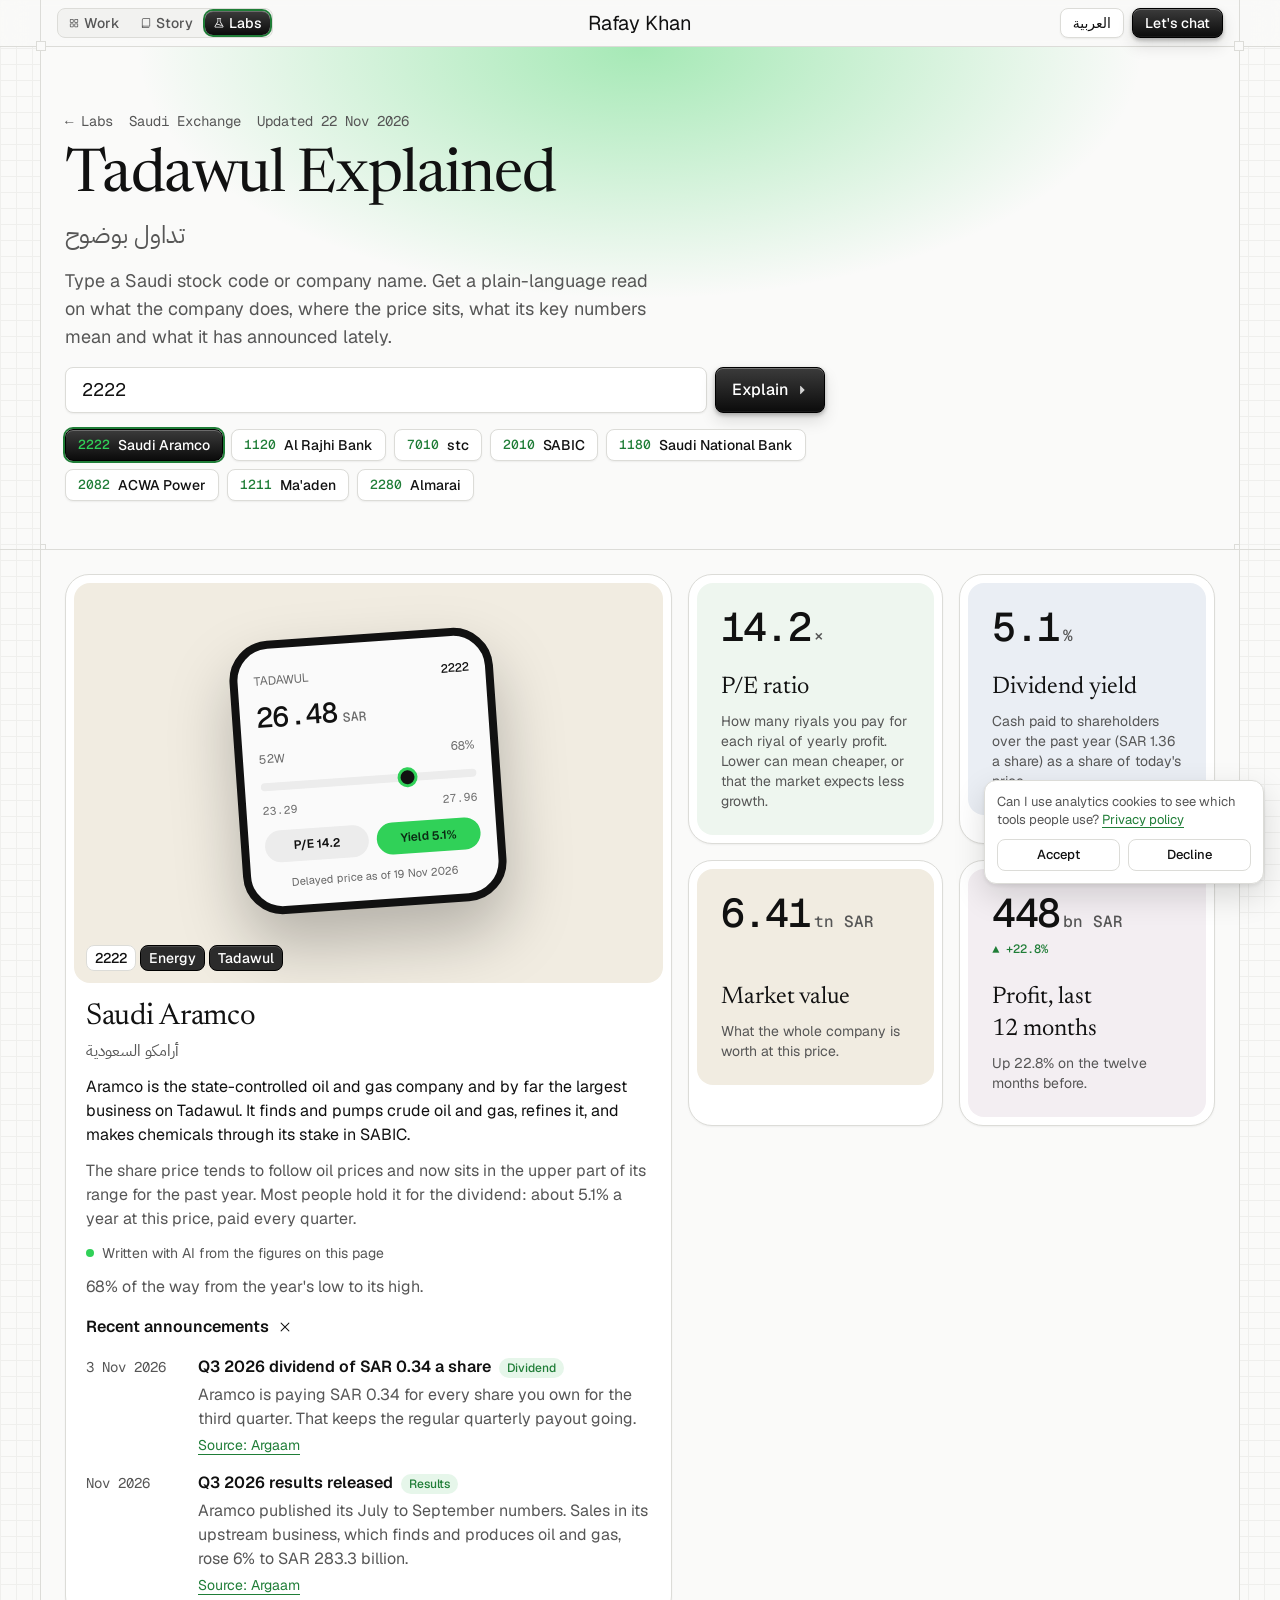
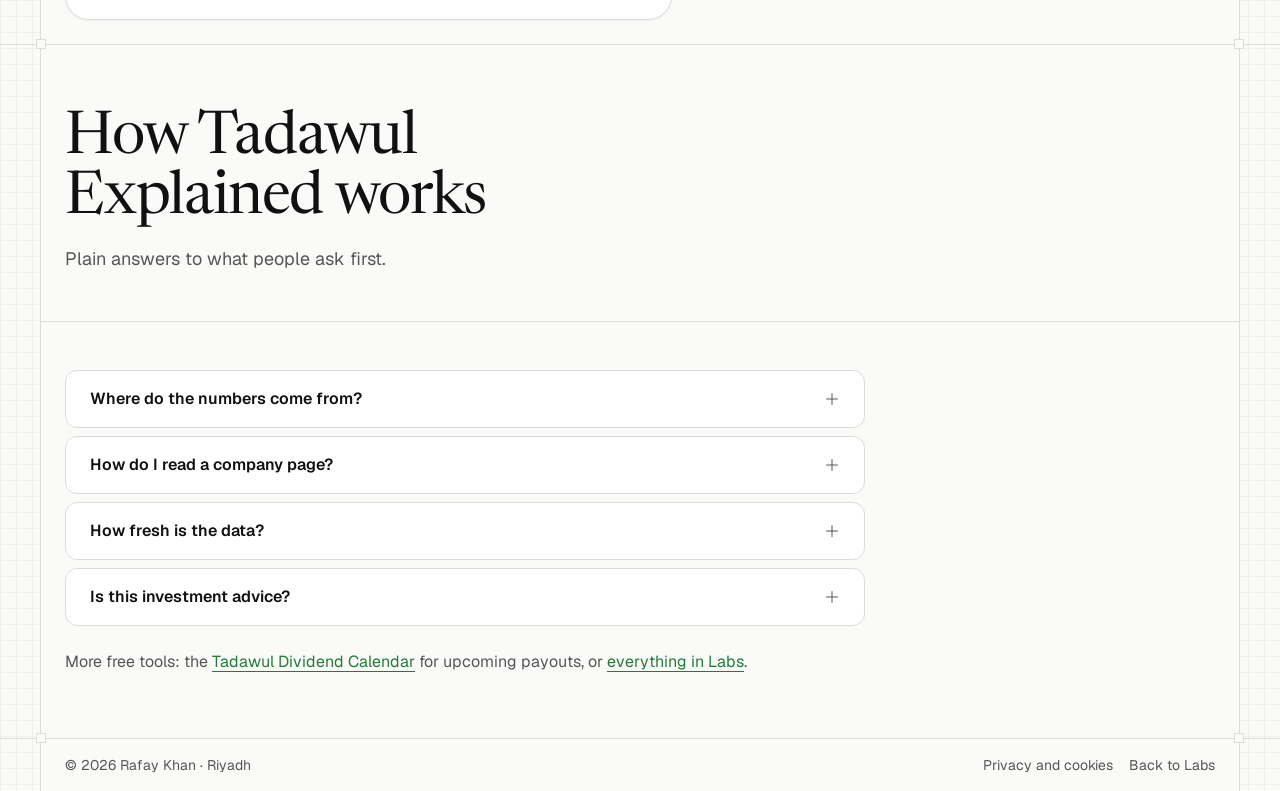
<file: labs/tadawul-explained/index.html>
<!doctype html>
<html lang="en">
<head>
<meta charset="utf-8">
<meta name="viewport" content="width=device-width, initial-scale=1, viewport-fit=cover">
<meta http-equiv="Content-Security-Policy" content="default-src 'self'; script-src 'self' 'unsafe-inline' https://www.googletagmanager.com; style-src 'self' 'unsafe-inline'; font-src 'self'; img-src 'self' data: https://*.google-analytics.com https://*.googletagmanager.com https://*.g.doubleclick.net https://*.google.com; connect-src 'self' https://*.google-analytics.com https://*.analytics.google.com https://*.googletagmanager.com https://*.g.doubleclick.net https://*.google.com; object-src 'none'; base-uri 'self'; form-action 'self'; upgrade-insecure-requests">
<meta name="referrer" content="strict-origin-when-cross-origin">
<title>Tadawul Explained: Saudi stocks in plain English and Arabic</title>
<meta name="description" content="Look up a Saudi Exchange (Tadawul) stock and get a plain summary of the company, its key numbers and recent announcements. Free, in English and Arabic.">
<link rel="alternate" hreflang="en" href="https://rafkhan.com/labs/tadawul-explained/">
<link rel="alternate" hreflang="ar" href="https://rafkhan.com/labs/tadawul-explained/?lang=ar">
<link rel="alternate" hreflang="x-default" href="https://rafkhan.com/labs/tadawul-explained/">
<script>
/* SEO: one canonical per language. ?lang=ar is the Arabic page, everything else is the English page. */
(function () {
  var ar = /[?&]lang=ar\b/.test(location.search);
  var l = document.createElement("link");
  l.rel = "canonical";
  l.href = "https://rafkhan.com/labs/tadawul-explained/" + (ar ? "?lang=ar" : "");
  document.head.appendChild(l);
})();
</script>
<meta property="og:type" content="website">
<meta property="og:site_name" content="Rafay Khan">
<meta property="og:title" content="Tadawul Explained | تداول بوضوح">
<meta property="og:description" content="Saudi stocks in plain words: what the company does, what its key numbers mean and what it announced lately. In English and Arabic. | الأسهم السعودية بكلمات بسيطة: ماذا تفعل الشركة، وماذا تعني أرقامها، وآخر ما أعلنته.">
<meta property="og:url" content="https://rafkhan.com/labs/tadawul-explained/">
<meta property="og:image" content="https://rafkhan.com/og/tadawul-explained.png">
<meta property="og:image:width" content="1200">
<meta property="og:image:height" content="630">
<meta property="og:image:alt" content="Tadawul Explained by Rafay Khan">
<meta property="og:locale" content="en_US">
<meta property="og:locale:alternate" content="ar_SA">
<meta name="twitter:card" content="summary_large_image">
<script type="application/ld+json">
{"@context":"https://schema.org","@graph":[
{"@type":"WebApplication","name":"Tadawul Explained","alternateName":"تداول بوضوح","url":"https://rafkhan.com/labs/tadawul-explained/","description":"Plain-language explanations of Saudi Exchange (Tadawul) stocks: what the company does, key ratios explained and recent announcements, in English and Arabic.","applicationCategory":"FinanceApplication","operatingSystem":"Any","browserRequirements":"Requires JavaScript","inLanguage":["en","ar"],"isAccessibleForFree":true,"offers":{"@type":"Offer","price":"0","priceCurrency":"SAR"},"author":{"@type":"Person","name":"Rafay Khan","url":"https://rafkhan.com/"}},
{"@type":"BreadcrumbList","itemListElement":[
{"@type":"ListItem","position":1,"name":"Rafay Khan","item":"https://rafkhan.com/"},
{"@type":"ListItem","position":2,"name":"Labs","item":"https://rafkhan.com/#labs"},
{"@type":"ListItem","position":3,"name":"Tadawul Explained","item":"https://rafkhan.com/labs/tadawul-explained/"}]}
]}
</script>
<link rel="preload" href="/fonts/geist-latin.woff2" as="font" type="font/woff2" crossorigin>
<link rel="stylesheet" href="/fonts/fonts.css">
<style>
@font-face { font-family: "Geist Fallback"; src: local("Arial"), local("Liberation Sans"), local("Helvetica"); size-adjust: 102.6%; }
/* Layout: same drafting board as rafkhan.com. Grid paper ground, one framed 1200px column ruled into bands with corner ticks, serif display over Geist, glossy black controls. */
:root {
  --bg: #fafaf9; --paper-line: #efefed; --surface: #ffffff; --raised: #f2f2f0;
  --ink: #111111; --muted: #565656; --line: #dcdcd8;
  --accent: #1f7d37; --accent-soft: #e6f6ea; --go: #30d158; --go-ink: #0b2b14;
  --pay: #8a5a12; --pay-soft: #f1ece1; --weekend: #f2f2f0;
  --tint-a: #eef6ef; --tint-b: #f1ece1; --tint-c: #eaeef4; --tint-d: #f3eef2; --glow: rgba(48, 209, 88, 0.42);
  --serif: "Newsreader", "Iowan Old Style", Georgia, serif;
  --font: "Geist", "Geist Fallback", ui-sans-serif, system-ui, "Segoe UI", sans-serif;
  --mono: "Geist Mono", ui-monospace, "SFMono-Regular", Menlo, monospace;
  --arabic: "IBM Plex Sans Arabic", "Geist", system-ui, sans-serif;
  --ease: cubic-bezier(0.22, 1, 0.36, 1);
  --frame: 1200px;
}
@media (prefers-color-scheme: dark) {
  :root:not([data-theme="light"]) {
    --bg: #131313; --paper-line: #1c1c1c; --surface: #1f1f1f; --raised: #272727; --ink: #f4f4f4; --muted: #a3a3a3; --line: #313131;
    --accent: #30d158; --accent-soft: #1d2a20; --pay: #e0ae55; --pay-soft: #24211b; --weekend: #181818; --tint-a: #1b231d; --tint-b: #24211b; --tint-c: #1c2027; --tint-d: #241e23; --glow: rgba(48, 209, 88, 0.22); color-scheme: dark;
  }
}
:root[data-theme="dark"] {
  --bg: #131313; --paper-line: #1c1c1c; --surface: #1f1f1f; --raised: #272727; --ink: #f4f4f4; --muted: #a3a3a3; --line: #313131;
  --accent: #30d158; --accent-soft: #1d2a20; --pay: #e0ae55; --pay-soft: #24211b; --weekend: #181818; --tint-a: #1b231d; --tint-b: #24211b; --tint-c: #1c2027; --tint-d: #241e23; --glow: rgba(48, 209, 88, 0.22); color-scheme: dark;
}
* { box-sizing: border-box; }
[hidden] { display: none !important; }
body { margin: 0; background-color: var(--bg); background-image: linear-gradient(var(--paper-line) 1px, transparent 1px), linear-gradient(90deg, var(--paper-line) 1px, transparent 1px); background-size: 16px 16px;
  color: var(--ink); font: 400 16px/24px var(--font); -webkit-font-smoothing: antialiased; }
body::before { content: ""; position: fixed; inset: 0 0 auto; height: env(safe-area-inset-top, 0px); z-index: 30; background: var(--bg); }
[dir="rtl"] body { font-family: var(--arabic); }
h1, h2, h3 { text-wrap: balance; }
a { color: var(--accent); text-underline-offset: 4px; }
:focus-visible { outline: 2px solid var(--accent); outline-offset: 2px; border-radius: 8px; }
.ico { width: 16px; height: 16px; flex: none; }
.num { font-family: var(--mono); font-variant-numeric: tabular-nums; }

/* framed column, ruled bands, corner ticks */
.band { border-bottom: 1px solid var(--line); }
.col { max-width: var(--frame); margin: 0 auto; border-left: 1px solid var(--line); border-right: 1px solid var(--line); position: relative; background-color: var(--bg); }
.band > .col::before, .band > .col::after { content: ""; position: absolute; bottom: -5px; width: 8px; height: 8px; border: 1px solid var(--line); background: var(--bg); z-index: 2; }
.band > .col::before { left: -5px; } .band > .col::after { right: -5px; }
.pad { padding: 24px; }
@media (max-width: 1232px) { .col { margin: 0 16px; } }
@media (max-width: 480px) { .col { margin: 0 8px; } .pad { padding: 16px; } }

/* glossy controls */
.gloss { display: inline-flex; align-items: center; gap: 8px; padding: 4px 12px; border-radius: 8px; font: 500 14px/20px var(--font); color: #ffffff; text-decoration: none; cursor: pointer;
  background: linear-gradient(#3b3b3b, #0b0b0b); border: 1px solid #000000;
  box-shadow: inset 0 1px 0 rgba(255,255,255,0.28), inset 0 -1px 0 rgba(255,255,255,0.06), 0 2px 4px rgba(0,0,0,0.28), 0 8px 16px rgba(0,0,0,0.12);
  transition: transform 300ms var(--ease), box-shadow 300ms var(--ease); }
.gloss:hover { transform: translateY(-2px); }
.chipbtn { display: inline-flex; align-items: center; gap: 8px; padding: 4px 12px; border-radius: 8px; border: 1px solid var(--line); background: var(--surface); color: var(--ink); text-decoration: none; font: 500 14px/20px var(--font); cursor: pointer;
  box-shadow: 0 1px 2px rgba(0,0,0,0.06); transition: transform 300ms var(--ease), border-color 300ms var(--ease); }
.chipbtn:hover { transform: translateY(-2px); border-color: var(--muted); }
[dir="rtl"] .chipbtn, [dir="rtl"] .gloss { font-family: var(--arabic); }

/* top bar, same as the home page */
.bar { position: sticky; top: env(safe-area-inset-top, 0px); z-index: 20; background: color-mix(in srgb, var(--bg) 86%, transparent); backdrop-filter: blur(12px); -webkit-backdrop-filter: blur(12px); }
.bar .col { display: grid; grid-template-columns: 1fr auto 1fr; align-items: center; gap: 16px; padding: 8px 16px; background: transparent; }
.seg { display: inline-flex; gap: 4px; padding: 2px; border-radius: 8px; border: 1px solid var(--line); background: var(--raised); justify-self: start; }
.seg a, .seg button { display: inline-flex; align-items: center; gap: 4px; padding: 2px 8px; border-radius: 8px; border: 0; background: transparent; font: 500 14px/20px var(--font); color: var(--muted); text-decoration: none; cursor: pointer; transition: color 300ms var(--ease); }
[dir="rtl"] .seg a, [dir="rtl"] .seg button { font-family: var(--arabic); }
.seg a:hover, .seg button:hover { color: var(--ink); }
.seg a[aria-current="true"], .seg button[aria-pressed="true"] { color: #ffffff; background: linear-gradient(#3b3b3b, #0b0b0b); box-shadow: 0 0 0 2px var(--accent), inset 0 1px 0 rgba(255,255,255,0.25); }
.seg .ico { width: 12px; height: 12px; }
.brand { font: 400 20px/28px var(--font); color: var(--ink); text-decoration: none; letter-spacing: -0.01em; white-space: nowrap; }
.right { justify-self: end; display: flex; gap: 8px; align-items: center; }
@media (max-width: 480px) { .seg .ico { display: none; } .seg a { padding: 2px 6px; } .bar .brand { display: none; } .bar .col { grid-template-columns: 1fr auto; } }
@media (max-width: 560px) { .brand { font-size: 16px; line-height: 24px; } .bar .col { gap: 8px; padding: 8px; } .right .gloss { display: none; } }

/* hero */
.hero .col { padding: 64px 24px 48px; display: grid; gap: 16px; overflow: hidden; }
.hero .col > .glow { position: absolute; inset: 0 0 auto 0; height: 360px; pointer-events: none; background: radial-gradient(ellipse 60% 100% at 50% 0%, var(--glow), transparent 70%); }
.eyebrow { display: flex; flex-wrap: wrap; align-items: center; gap: 8px 16px; font: 400 14px/20px var(--mono); color: var(--muted); position: relative; }
[dir="rtl"] .eyebrow { font-family: var(--arabic); }
.back { color: var(--muted); text-decoration: none; } .back:hover { color: var(--ink); }
.badge { font: 500 12px/16px var(--font); padding: 2px 8px; border-radius: 9999px; background: var(--pay-soft); color: var(--pay); }
h1 { margin: 0; font: 400 60px/1 var(--serif); letter-spacing: -0.02em; position: relative; }
h1 .sub { display: block; margin-top: 12px; font: 400 24px/32px var(--arabic); letter-spacing: 0; color: var(--muted); }
[dir="rtl"] h1 { font: 500 52px/1.2 var(--arabic); letter-spacing: 0; }
[dir="rtl"] h1 .sub { font: 400 24px/32px var(--serif); }
.lede { margin: 0; max-width: 600px; color: var(--muted); font-size: 18px; line-height: 28px; position: relative; }
@media (max-width: 860px) { .hero .col { padding: 48px 16px 32px; } h1 { font-size: 44px; } [dir="rtl"] h1 { font-size: 38px; } }


/* room for content the script fills in, so the page does not jump when data loads */
#result:empty { min-height: 960px; }
@media (max-width: 860px) { #result:empty { min-height: 1600px; } }
.chips { min-height: 72px; }
@media (max-width: 520px) { .eyebrow { min-height: 48px; align-content: flex-start; } .chips { min-height: 152px; } }
/* finder */
.hero .col { grid-template-columns: minmax(0, 1fr); }
.hero .col > * { min-width: 0; }
@media (max-width: 480px) { .finder form input { flex-basis: 100%; } }
.finder { display: grid; grid-template-columns: minmax(0, 1fr); gap: 16px; position: relative; max-width: 760px; }
.finder form { display: flex; gap: 8px; flex-wrap: wrap; }
.finder input { flex: 1 1 260px; min-width: 0; font: 400 18px/28px var(--font); padding: 8px 16px; border: 1px solid var(--line); border-radius: 8px; background: var(--surface); color: var(--ink); box-shadow: 0 1px 2px rgba(0,0,0,0.06); }
[dir="rtl"] .finder input { font-family: var(--arabic); }
.finder .gloss { padding: 8px 16px; font: 500 16px/24px var(--font); }
[dir="rtl"] .finder .gloss { font-family: var(--arabic); }
.finder .gloss .ico { width: 12px; height: 12px; opacity: 0.8; }
[dir="rtl"] .finder .gloss .ico { transform: scaleX(-1); }
.chips { display: flex; flex-wrap: wrap; gap: 8px; }
.chip b { font: 500 13px/20px var(--mono); color: var(--accent); }
.chip[aria-pressed="true"] { color: #ffffff; background: linear-gradient(#3b3b3b, #0b0b0b); border-color: #000000; box-shadow: 0 0 0 2px var(--accent), inset 0 1px 0 rgba(255,255,255,0.25); }
.chip[aria-pressed="true"] b { color: var(--go); }

/* result: two column masonry of framed cards, like the work section */
.masonry { display: grid; grid-template-columns: minmax(0, 1.15fr) minmax(0, 1fr); gap: 16px; align-items: start; }
.stack { display: grid; gap: 16px; min-width: 0; }
.stack.two { grid-template-columns: repeat(2, minmax(0, 1fr)); }
@media (max-width: 860px) { .masonry { grid-template-columns: minmax(0, 1fr); } }
@media (max-width: 420px) { .stack.two { grid-template-columns: minmax(0, 1fr); } }
.wcard { border: 1px solid var(--line); border-radius: 24px; background: var(--surface); padding: 8px; box-shadow: 0 1px 2px rgba(0,0,0,0.05); transition: transform 500ms var(--ease), box-shadow 500ms var(--ease); min-width: 0; }
.wcard:hover { transform: translateY(-4px); box-shadow: 0 16px 32px rgba(0,0,0,0.08); }
.shot { position: relative; border-radius: 16px; overflow: hidden; display: grid; place-items: center; padding: 48px 24px 72px; min-height: 400px; }
.ta { background: var(--tint-a); } .tb { background: var(--tint-b); } .tc { background: var(--tint-c); } .td { background: var(--tint-d); }
.tags { position: absolute; inset-inline-start: 12px; bottom: 12px; display: flex; flex-wrap: wrap; gap: 4px; }
.tags span { font: 500 14px/20px var(--font); padding: 2px 8px; border-radius: 8px; background: #2b2b2b; color: #ffffff; border: 1px solid #000000; box-shadow: inset 0 1px 0 rgba(255,255,255,0.15); }
.tags .t1 { background: #ffffff; color: #111111; border-color: var(--line); font-family: var(--mono); }
[dir="rtl"] .tags span:not(.t1) { font-family: var(--arabic); }
.cap { padding: 16px 12px 8px; display: grid; gap: 12px; }
.cap h2 { margin: 0; font: 400 30px/36px var(--serif); letter-spacing: -0.01em; }
[dir="rtl"] .cap h2 { font: 600 26px/36px var(--arabic); letter-spacing: 0; }
.cap .alt { margin-top: -8px; color: var(--muted); font-family: var(--arabic); }
[dir="rtl"] .cap .alt { font-family: var(--serif); font-size: 18px; }
.cap p { margin: 0; }
.cap .lead { color: var(--muted); }
.aitag { display: inline-flex; align-items: center; gap: 8px; font-size: 14px; line-height: 20px; color: var(--muted); }
.aitag i { width: 8px; height: 8px; border-radius: 9999px; background: var(--go); }
@media (prefers-reduced-motion: no-preference) { .aitag i { animation: pulse 1600ms var(--ease) infinite; } }
@keyframes pulse { 50% { opacity: 0.35; } }
.cap details summary { list-style: none; cursor: pointer; display: inline-flex; align-items: center; gap: 8px; font-weight: 600; color: var(--ink); padding-top: 4px; }
.cap details summary::-webkit-details-marker { display: none; }
.cap details summary .ico { transition: transform 500ms var(--ease); }
.cap details[open] summary .ico { transform: rotate(45deg); }
.cs { margin: 16px 0 0; display: grid; grid-template-columns: 96px minmax(0, 1fr); gap: 8px 16px; }
.cs dt { font: 400 14px/24px var(--mono); color: var(--muted); }
.cs dd { margin: 0 0 8px; display: grid; gap: 4px; }
.cs dd b { font-weight: 600; }
.cs dd span { color: var(--muted); }
.cs dd a { font-size: 14px; line-height: 20px; }
.cs .kind { font: 500 12px/16px var(--font); padding: 2px 8px; border-radius: 9999px; background: var(--accent-soft); color: var(--accent); margin-inline-start: 8px; white-space: nowrap; }
.cs .kind.upcoming { background: var(--pay-soft); color: var(--pay); }
[dir="rtl"] .cs dt, [dir="rtl"] .cs .kind { font-family: var(--arabic); }
@media (max-width: 480px) { .cs { grid-template-columns: minmax(0, 1fr); gap: 0; } }

/* phone mockup inside the shot: the quote screen */
.m-phone { width: 264px; max-width: 100%; border-radius: 40px; border: 8px solid #111111; background: #fafafa; color: #111111; padding: 24px 16px 16px; display: grid; gap: 12px; box-shadow: 0 32px 64px rgba(0,0,0,0.25); transform: rotate(-4deg); direction: ltr; }
.m-row { display: flex; justify-content: space-between; align-items: center; gap: 8px; font-size: 12px; line-height: 16px; color: #6b6b6b; }
.m-row b { font: 500 12px/16px var(--mono); color: #111111; }
.m-big { font: 500 28px/32px var(--mono); letter-spacing: -0.02em; }
.m-big small { font-size: 13px; color: #6b6b6b; margin-left: 4px; letter-spacing: 0; }
.m-range { position: relative; height: 8px; border-radius: 4px; background: #ececec; margin-top: 4px; }
.m-range i { position: absolute; top: 50%; width: 14px; height: 14px; margin-left: -7px; border-radius: 9999px; background: #111111; transform: translateY(-50%); box-shadow: 0 0 0 3px #30d158; }
.m-ends { display: flex; justify-content: space-between; font: 400 11px/16px var(--mono); color: #6b6b6b; }
.m-pills { display: grid; grid-template-columns: 1fr 1fr; gap: 8px; }
.m-pill { border-radius: 9999px; padding: 8px 10px; text-align: center; font: 600 12px/16px var(--font); background: #ececec; }
.m-pill.go { background: #30d158; color: #0b2b14; }
.m-note { font-size: 11px; line-height: 16px; color: #666666; text-align: center; }

/* number cards, like the curiosity cards */
.ncard { border: 1px solid var(--line); border-radius: 24px; background: var(--surface); padding: 8px; box-shadow: 0 1px 2px rgba(0,0,0,0.05); transition: transform 500ms var(--ease), box-shadow 500ms var(--ease); min-width: 0; }
.ncard:hover { transform: translateY(-4px); box-shadow: 0 16px 32px rgba(0,0,0,0.08); }
.ncard .face { border-radius: 16px; padding: 24px; min-height: 216px; display: flex; flex-direction: column; gap: 8px; }
.ncard .big { font: 500 40px/1 var(--mono); letter-spacing: -0.04em; margin-bottom: auto; overflow-wrap: anywhere; }
.ncard .big small { font-size: 16px; letter-spacing: 0; color: var(--muted); margin-inline-start: 4px; }
.ncard h3 { margin: 16px 0 0; font: 400 24px/32px var(--serif); }
[dir="rtl"] .ncard h3 { font: 600 18px/28px var(--arabic); }
.ncard p { margin: 0; font-size: 14px; line-height: 20px; color: var(--muted); }
.ncard .delta { font: 500 12px/16px var(--mono); }
.ncard .delta.up { color: var(--accent); } .ncard .delta.dn { color: var(--muted); }
@media (max-width: 480px) { .ncard .face { min-height: 0; padding: 16px; } .ncard .big { font-size: 32px; } }
.empty { padding: 48px 24px; text-align: center; color: var(--muted); background: var(--surface); border: 1px dashed var(--line); border-radius: 24px; }

/* big serif section heads and the faq */
.head { padding: 64px 24px 48px; }
.head h2 { margin: 0; max-width: 760px; font: 400 60px/1 var(--serif); letter-spacing: -0.02em; }
[dir="rtl"] .head h2 { font: 500 44px/1.25 var(--arabic); letter-spacing: 0; }
.head p { margin: 16px 0 0; max-width: 560px; color: var(--muted); font-size: 18px; line-height: 28px; }
@media (max-width: 860px) { .head { padding: 48px 16px 32px; } .head h2 { font-size: 44px; } [dir="rtl"] .head h2 { font-size: 34px; } }
.inner { padding: 48px 24px 64px; border-top: 1px solid var(--line); }
@media (max-width: 480px) { .inner { padding: 32px 16px 48px; } }
.faq { display: grid; gap: 8px; max-width: 800px; }
.faq details { background: var(--surface); border: 1px solid var(--line); border-radius: 12px; }
.faq summary { list-style: none; cursor: pointer; display: flex; justify-content: space-between; align-items: center; gap: 16px; padding: 16px 24px; font: 600 16px/24px var(--font); border-radius: 12px; }
[dir="rtl"] .faq summary { font-family: var(--arabic); }
.faq summary::-webkit-details-marker { display: none; }
.faq summary .ico { transition: transform 500ms var(--ease); color: var(--muted); }
.faq details[open] summary .ico { transform: rotate(45deg); }
.faq details p { margin: 0; padding: 0 24px 16px; color: var(--muted); max-width: 680px; }
.related { margin: 24px 0 0; color: var(--muted); }

/* footer */
.fine .col { display: flex; flex-wrap: wrap; justify-content: space-between; gap: 16px; padding: 16px 24px; color: var(--muted); font-size: 14px; line-height: 20px; }
.fine a { color: var(--muted); text-decoration: none; } .fine a:hover { color: var(--ink); }
@media (prefers-reduced-motion: reduce) { * { transition: none !important; animation: none !important; } .wcard:hover, .ncard:hover, .gloss:hover, .chipbtn:hover { transform: none; } }
</style>
<script src="/analytics.js" defer></script>
<link rel="icon" href="/favicon.ico" sizes="48x48">
<link rel="icon" href="/icon-192.png" type="image/png" sizes="192x192">
<link rel="apple-touch-icon" href="/apple-touch-icon.png">
</head>
<body>

<header class="bar band">
  <div class="col">
    <nav class="seg" aria-label="Main"><a href="/#work"><svg class="ico" viewBox="0 0 256 256" fill="currentColor" aria-hidden="true"><path d="M104,40H56A16,16,0,0,0,40,56v48a16,16,0,0,0,16,16h48a16,16,0,0,0,16-16V56A16,16,0,0,0,104,40Zm0,64H56V56h48Zm96-64H152a16,16,0,0,0-16,16v48a16,16,0,0,0,16,16h48a16,16,0,0,0,16-16V56A16,16,0,0,0,200,40Zm0,64H152V56h48Zm-96,32H56a16,16,0,0,0-16,16v48a16,16,0,0,0,16,16h48a16,16,0,0,0,16-16V152A16,16,0,0,0,104,136Zm0,64H56V152h48Zm96-64H152a16,16,0,0,0-16,16v48a16,16,0,0,0,16,16h48a16,16,0,0,0,16-16V152A16,16,0,0,0,200,136Zm0,64H152V152h48Z"/></svg><span data-i="nWork">Work</span></a><a href="/#story"><svg class="ico" viewBox="0 0 256 256" fill="currentColor" aria-hidden="true"><path d="M208,24H72A32,32,0,0,0,40,56V224a8,8,0,0,0,8,8H192a8,8,0,0,0,0-16H56a16,16,0,0,1,16-16H208a8,8,0,0,0,8-8V32A8,8,0,0,0,208,24Zm-8,160H72a31.82,31.82,0,0,0-16,4.29V56A16,16,0,0,1,72,40H200Z"/></svg><span data-i="nStory">Story</span></a><a href="/#labs" aria-current="true"><svg class="ico" viewBox="0 0 256 256" fill="currentColor" aria-hidden="true"><path d="M221.69,199.77,160,96.92V40h8a8,8,0,0,0,0-16H88a8,8,0,0,0,0,16h8V96.92L34.31,199.77A16,16,0,0,0,48,224H208a16,16,0,0,0,13.72-24.23ZM110.86,103.25A7.93,7.93,0,0,0,112,99.14V40h32V99.14a7.93,7.93,0,0,0,1.14,4.11L183.36,167c-12,2.37-29.07,1.37-51.75-10.11-15.91-8.05-31.05-12.32-45.22-12.81ZM48,208l28.54-47.58c14.25-1.74,30.31,1.85,47.82,10.72,19,9.61,35,12.88,48,12.88a69.89,69.89,0,0,0,19.55-2.7L208,208Z"/></svg><span data-i="nLabs">Labs</span></a></nav>
    <a class="brand" href="/">Rafay Khan</a>
    <div class="right"><button class="chipbtn" id="langBtn" type="button" lang="ar">العربية</button><a class="gloss" href="https://www.linkedin.com/in/rafekhan" target="_blank" rel="noopener" data-i="chat">Let's chat</a></div>
  </div>
</header>

<main id="main">
  <section class="hero band">
    <div class="col">
      <div class="glow" aria-hidden="true"></div>
      <div class="eyebrow"><a class="back" href="/#labs" data-i="back">← Labs</a><span data-i="exchange">Saudi Exchange</span><span id="updated">Loading…</span></div>
      <h1><span data-i="title">Tadawul Explained</span> <span class="sub" id="titleSub" lang="ar">تداول بوضوح</span></h1>
      <p class="lede" data-i="lede">Type a Saudi stock code or company name. Get a plain-language read on what the company does, where the price sits, what its key numbers mean and what it has announced lately.</p>
      <div class="finder">
        <form id="f" role="search">
          <input id="q" type="search" autocomplete="off" placeholder="2222 or Aramco" aria-label="Stock code or company name">
          <button class="gloss" type="submit"><span data-i="go">Explain</span><svg class="ico" viewBox="0 0 256 256" fill="currentColor" aria-hidden="true"><path d="M181.66,133.66l-80,80A8,8,0,0,1,88,208V48a8,8,0,0,1,13.66-5.66l80,80A8,8,0,0,1,181.66,133.66Z"/></svg></button>
        </form>
        <div class="chips" id="chips" role="group" aria-label="Companies"></div>
      </div>
    </div>
  </section>

  <div id="result" aria-live="polite"></div>

  <section class="band" id="how">
    <div class="col">
      <div class="head"><h2 data-i="hHow">How Tadawul Explained works</h2><p data-i="hHowP">Plain answers to what people ask first.</p></div>
      <div class="inner">
        <div class="faq">
          <details><summary><span data-i="q1"></span><svg class="ico" viewBox="0 0 256 256" fill="currentColor" aria-hidden="true"><path d="M224,128a8,8,0,0,1-8,8H136v80a8,8,0,0,1-16,0V136H40a8,8,0,0,1,0-16h80V40a8,8,0,0,1,16,0v80h80A8,8,0,0,1,224,128Z"/></svg></summary><p data-i="a1"></p></details>
          <details><summary><span data-i="q2"></span><svg class="ico" viewBox="0 0 256 256" fill="currentColor" aria-hidden="true"><path d="M224,128a8,8,0,0,1-8,8H136v80a8,8,0,0,1-16,0V136H40a8,8,0,0,1,0-16h80V40a8,8,0,0,1,16,0v80h80A8,8,0,0,1,224,128Z"/></svg></summary><p data-i="a2"></p></details>
          <details><summary><span data-i="q3"></span><svg class="ico" viewBox="0 0 256 256" fill="currentColor" aria-hidden="true"><path d="M224,128a8,8,0,0,1-8,8H136v80a8,8,0,0,1-16,0V136H40a8,8,0,0,1,0-16h80V40a8,8,0,0,1,16,0v80h80A8,8,0,0,1,224,128Z"/></svg></summary><p data-i="a3"></p></details>
          <details><summary><span data-i="q4"></span><svg class="ico" viewBox="0 0 256 256" fill="currentColor" aria-hidden="true"><path d="M224,128a8,8,0,0,1-8,8H136v80a8,8,0,0,1-16,0V136H40a8,8,0,0,1,0-16h80V40a8,8,0,0,1,16,0v80h80A8,8,0,0,1,224,128Z"/></svg></summary><p data-i="a4"></p></details>
        </div>
        <p class="related" data-i="fRelated" data-html="1"></p>
      </div>
    </div>
  </section>
</main>

<footer class="fine"><div class="col"><span>© <span id="year">2026</span> <span data-i="footName">Rafay Khan · Riyadh</span></span><a href="/#labs" data-i="footBack">Back to Labs</a></div></footer>

<script>
(function () {
  const STR = {
    en: {
      docTitle: "Tadawul Explained: Saudi stocks in plain English and Arabic",
      docDesc: "Look up a Saudi Exchange (Tadawul) stock and get a plain summary of the company, its key numbers and recent announcements. Free, in English and Arabic.",
      back: "← Labs", exchange: "Saudi Exchange", nWork: "Work", nStory: "Story", nLabs: "Labs", chat: "Let's chat", footName: "Rafay Khan · Riyadh", footBack: "Back to Labs", langBtn: "العربية",
      title: "Tadawul Explained", titleSub: "تداول بوضوح",
      lede: "Type a Saudi stock code or company name. Get a plain-language read on what the company does, where the price sits, what its key numbers mean and what it has announced lately.",
      go: "Explain", ph: "2222 or Aramco", updated: d => "Updated " + d, loading: "Loading…",
      noMatch: q => `No company matches “${q}” yet. This first version covers the eight largest names below. Try a 4-digit code like 1120 or a name like Almarai.`,
      loadErr: "The company data didn't load. Refresh the page to try again.",
      asOf: d => "Delayed price as of " + d, stale: "Older snapshot, refreshed weekly",
      inPlain: "In plain words", aiTag: "Written with AI from the figures on this page", r52: "52-week range", peS: "P/E", yS: "Yield", tags: "Tadawul", readAnn: "Recent announcements",
      range: "Where the price sits in its 52-week range", rangeCap: p => `${p}% of the way from the year's low to its high`,
      nums: "Key numbers, explained", recent: "Recent announcements", source: "Source",
      pe: "P/E ratio", peX: "How many riyals you pay for each riyal of yearly profit. Lower can mean cheaper, or that the market expects less growth.",
      peNone: "No P/E", peNoneX: "The company made a loss over the last twelve months, so there is no profit to compare the price with.",
      dy: "Dividend yield", dyX: d => `Cash paid to shareholders over the past year (SAR ${d} a share) as a share of today's price.`, dyNone: "No dividend", dyNoneX: "The company has not paid a dividend over the past year.",
      mc: "Market value", mcX: "What the whole company is worth at this price.",
      ni: "Profit, last 12 months", niX: c => c == null ? "Net income over the last four reported quarters." : `${c > 0 ? "Up" : "Down"} ${Math.abs(c)}% on the twelve months before.`,
      bn: "bn", tn: "tn", sar: "SAR",
      kinds: { results: "Results", dividend: "Dividend", deal: "Deal", upcoming: "Coming up" },
      sectors: { Energy: "Energy", Banks: "Banks", Telecom: "Telecom", Materials: "Materials", Utilities: "Utilities", Food: "Food" },
      hHow: "How Tadawul Explained works",
      fHow: "<strong>Where the numbers come from.</strong> Prices, ratios and announcements are collected from public sources for the largest companies on the Saudi Exchange. An AI model then rewrites them in plain English and Arabic, and every summary is checked against the figures shown on the page. Each announcement links to where it came from, so you can read the original filing.",
      fRead: "<strong>How to read a company page.</strong> The 52-week range shows whether the price is near its high or low for the past year. The P/E ratio tells you how many riyals investors pay for each riyal of yearly profit. The dividend yield is the cash paid out over the past year as a share of today's price. Market value is what the whole company is worth at this price, and profit over the last twelve months shows whether the business is growing or shrinking. Prices are delayed, and each company shows the date of its snapshot.",
      hHowP: "Plain answers to what people ask first.",
      q1: "Where do the numbers come from?",
      q2: "How do I read a company page?",
      q3: "How fresh is the data?",
      q4: "Is this investment advice?",
      a1: "Prices, ratios and announcements are collected from public sources for the largest companies on the Saudi Exchange. An AI model then rewrites them in plain English and Arabic, and every summary is checked against the figures shown on the page. Each announcement links to where it came from, so you can read the original filing.",
      a2: "The 52-week range shows whether the price is near its high or low for the past year. The P/E ratio tells you how many riyals investors pay for each riyal of yearly profit. The dividend yield is the cash paid out over the past year as a share of today's price. Market value is what the whole company is worth at this price, and profit over the last twelve months shows whether the business is growing or shrinking. Prices are delayed, and each company shows the date of its snapshot.",
      a3: "Prices are delayed quotes and are refreshed weekly. Each company shows the date of its price, and older snapshots are marked. Announcements link to the original source.",
      a4: "This is general information to help you understand a company. It is not investment advice or a recommendation to buy or sell.",
      fRelated: "More free tools: the <a href=\"/labs/tadawul-dividends/\">Tadawul Dividend Calendar</a> for upcoming payouts, or <a href=\"/#labs\">everything in Labs</a>.",
      fAdvice: "This is general information to help you understand a company. It is not investment advice or a recommendation to buy or sell."
    },
    ar: {
      docTitle: "تداول بوضوح: أسهم السوق السعودية بلغة مبسطة",
      docDesc: "ابحث عن أي سهم في السوق المالية السعودية (تداول) واحصل على ملخص مبسط للشركة وأهم أرقامها وآخر إعلاناتها. مجاني بالعربية والإنجليزية.",
      back: "→ المختبر", exchange: "السوق المالية السعودية", nWork: "الأعمال", nStory: "القصة", nLabs: "المختبر", chat: "تواصل معي", footName: "رافع خان · الرياض", footBack: "العودة إلى المختبر", langBtn: "English",
      title: "تداول بوضوح", titleSub: "Tadawul Explained",
      lede: "اكتب رمز السهم أو اسم الشركة، واحصل على شرح مبسّط لنشاط الشركة وموقع السعر وما تعنيه أهم أرقامها وآخر ما أعلنته.",
      go: "اشرح", ph: "2222 أو أرامكو", updated: d => "آخر تحديث " + d, loading: "جارٍ التحميل…",
      noMatch: q => `لا توجد شركة تطابق «${q}» حتى الآن. تغطي هذه النسخة الأولى أكبر ثماني شركات أدناه. جرّب رمزًا من 4 أرقام مثل 1120 أو اسمًا مثل المراعي.`,
      loadErr: "لم يتم تحميل بيانات الشركات. حدّث الصفحة وحاول مرة أخرى.",
      asOf: d => "سعر متأخر بتاريخ " + d, stale: "لقطة أقدم، تُحدَّث أسبوعيًا",
      inPlain: "باختصار", aiTag: "مكتوب بالذكاء الاصطناعي من الأرقام في هذه الصفحة", r52: "نطاق 52 أسبوعًا", peS: "مكرر الربحية", yS: "العائد", tags: "تداول", readAnn: "آخر الإعلانات",
      range: "موقع السعر ضمن نطاق 52 أسبوعًا", rangeCap: p => `عند ${p}% من المسافة بين أدنى سعر وأعلى سعر خلال العام`,
      nums: "أهم الأرقام وماذا تعني", recent: "آخر الإعلانات", source: "المصدر",
      pe: "مكرر الربحية", peX: "عدد الريالات التي تدفعها مقابل كل ريال من الربح السنوي. الرقم الأقل قد يعني سعرًا أرخص أو توقعات نمو أقل.",
      peNone: "لا يوجد مكرر", peNoneX: "سجلت الشركة خسارة في آخر اثني عشر شهرًا، فلا يوجد ربح لمقارنته بالسعر.",
      dy: "عائد التوزيعات", dyX: d => `النقد الموزّع على المساهمين خلال العام الماضي (${d} ريال للسهم) كنسبة من سعر اليوم.`, dyNone: "لا توجد توزيعات", dyNoneX: "لم توزّع الشركة أرباحًا خلال العام الماضي.",
      mc: "القيمة السوقية", mcX: "قيمة الشركة كاملة بهذا السعر.",
      ni: "الربح في آخر 12 شهرًا", niX: c => c == null ? "صافي الربح في آخر أربعة أرباع معلنة." : `${c > 0 ? "ارتفاع" : "انخفاض"} بنسبة ${Math.abs(c)}% عن الاثني عشر شهرًا السابقة.`,
      bn: "مليار", tn: "تريليون", sar: "ر.س",
      kinds: { results: "نتائج", dividend: "توزيعات", deal: "صفقة", upcoming: "قادم" },
      sectors: { Energy: "الطاقة", Banks: "البنوك", Telecom: "الاتصالات", Materials: "المواد الأساسية", Utilities: "المرافق العامة", Food: "الأغذية" },
      hHow: "كيف تعمل صفحة تداول بوضوح",
      fHow: "<strong>من أين تأتي الأرقام.</strong> تُجمع الأسعار والنسب والإعلانات من مصادر عامة لأكبر الشركات في السوق المالية السعودية، ثم يعيد نموذج ذكاء اصطناعي صياغتها بلغة مبسطة بالعربية والإنجليزية، ويُراجع كل ملخص مقابل الأرقام المعروضة في الصفحة. كل إعلان مرتبط بمصدره لتقرأ الإفصاح الأصلي.",
      fRead: "<strong>كيف تقرأ صفحة الشركة.</strong> يوضح نطاق 52 أسبوعًا إن كان السعر قريبًا من أعلى أو أدنى مستوى له خلال العام. ويبيّن مكرر الربحية كم ريالًا يدفعه المستثمرون مقابل كل ريال من الربح السنوي. وعائد التوزيعات هو النقد الموزّع خلال العام الماضي كنسبة من سعر اليوم. والقيمة السوقية هي قيمة الشركة كاملة بهذا السعر، ويُظهر ربح آخر اثني عشر شهرًا إن كان النشاط ينمو أو يتراجع. الأسعار متأخرة، وتعرض كل شركة تاريخ بياناتها.",
      hHowP: "إجابات مبسطة لأكثر ما يسأل عنه الناس.",
      q1: "من أين تأتي الأرقام؟",
      q2: "كيف أقرأ صفحة الشركة؟",
      q3: "ما مدى حداثة البيانات؟",
      q4: "هل هذه نصيحة استثمارية؟",
      a1: "تُجمع الأسعار والنسب والإعلانات من مصادر عامة لأكبر الشركات في السوق المالية السعودية، ثم يعيد نموذج ذكاء اصطناعي صياغتها بلغة مبسطة بالعربية والإنجليزية، ويُراجع كل ملخص مقابل الأرقام المعروضة في الصفحة. كل إعلان مرتبط بمصدره لتقرأ الإفصاح الأصلي.",
      a2: "يوضح نطاق 52 أسبوعًا إن كان السعر قريبًا من أعلى أو أدنى مستوى له خلال العام. ويبيّن مكرر الربحية كم ريالًا يدفعه المستثمرون مقابل كل ريال من الربح السنوي. وعائد التوزيعات هو النقد الموزّع خلال العام الماضي كنسبة من سعر اليوم. والقيمة السوقية هي قيمة الشركة كاملة بهذا السعر، ويُظهر ربح آخر اثني عشر شهرًا إن كان النشاط ينمو أو يتراجع. الأسعار متأخرة، وتعرض كل شركة تاريخ بياناتها.",
      a3: "الأسعار متأخرة وتُحدَّث أسبوعيًا. تعرض كل شركة تاريخ سعرها، وتُميَّز البيانات الأقدم. وكل إعلان مرتبط بمصدره الأصلي.",
      a4: "هذه معلومات عامة لمساعدتك على فهم الشركة، وليست نصيحة استثمارية أو توصية بالشراء أو البيع.",
      fRelated: "أدوات مجانية أخرى: <a href=\"/labs/tadawul-dividends/?lang=ar\">تقويم توزيعات الأرباح في تداول</a> للتوزيعات القادمة، أو <a href=\"/#labs\">كل أدوات المختبر</a>.",
      fAdvice: "هذه معلومات عامة لمساعدتك على فهم الشركة، وليست نصيحة استثمارية أو توصية بالشراء أو البيع."
    }
  };

  const $ = id => document.getElementById(id);
  const store = {
    get(k) { try { return localStorage.getItem(k); } catch (e) { return null; } },
    set(k, v) { try { localStorage.setItem(k, v); } catch (e) {} }
  };
  const params = new URLSearchParams(location.search);
  let lang = store.get("tx-lang") || ((navigator.language || "").toLowerCase().startsWith("ar") ? "ar" : "en");
  if (params.get("lang") === "ar" || params.get("lang") === "en") lang = params.get("lang");
  const T = () => STR[lang];
  let data = null, cur = null, missQ = "";

  const esc = s => String(s).replace(/[&<>"]/g, c => ({ "&": "&amp;", "<": "&lt;", ">": "&gt;", '"': "&quot;" })[c]);
  const loc = () => lang === "ar" ? "ar-SA-u-nu-latn" : "en-GB";
  const num = (v, d = 2) => v.toLocaleString(loc(), { minimumFractionDigits: d, maximumFractionDigits: d });
  function fmtDate(s) {
    const p = s.split("-").map(Number);
    const opt = p.length === 3 ? { day: "numeric", month: "short", year: "numeric" } : { month: "short", year: "numeric" };
    return new Intl.DateTimeFormat(lang === "ar" ? "ar-SA-u-ca-gregory-nu-latn" : "en-GB", opt).format(new Date(p[0], p[1] - 1, p[2] || 1));
  }
  const nm = c => lang === "ar" ? c.nameAr : c.name;
  const big = bn => bn >= 1000 ? num(bn / 1000, 2) + " " + T().tn : num(bn, bn >= 100 ? 0 : 1) + " " + T().bn;
  const norm = s => s.toLowerCase().replace(/[ً-ْ]/g, "").replace(/[أإآ]/g, "ا").replace(/[^a-z0-9؀-ۿ]/g, "");

  function find(q) {
    const n = norm(q);
    if (!n) return null;
    const list = data.companies;
    return list.find(c => c.code === n)
      || list.find(c => [c.name, c.nameAr, ...(c.aka || [])].some(k => norm(k) === n))
      || list.find(c => [c.name, c.nameAr, ...(c.aka || [])].some(k => { const m = norm(k); return m.includes(n) || (n.length > 3 && n.includes(m)); }))
      || null;
  }

  function renderChips() {
    if (!data || !data.companies) { $("chips").innerHTML = ""; return; }
    $("chips").innerHTML = data.companies.map(c =>
      `<button type="button" class="chipbtn chip" data-c="${c.code}" aria-pressed="${cur && cur.code === c.code}"><b>${c.code}</b> ${esc(nm(c))}</button>`).join("");
  }

  function render() {
    const t = T(), out = $("result");
    if (!data) { out.innerHTML = ""; return; }
    const wrap = h => `<section class="band"><div class="col pad">${h}</div></section>`;
    if (data.error) { out.innerHTML = wrap(`<div class="empty">${t.loadErr}</div>`); return; }
    if (!cur) { out.innerHTML = wrap(`<div class="empty">${esc(t.noMatch(missQ))}</div>`); return; }
    const c = cur;
    const days = (Date.now() - new Date(c.asOf + "T12:00:00").getTime()) / 864e5;
    const pos = Math.max(0, Math.min(100, Math.round((c.price - c.low52) / (c.high52 - c.low52) * 100)));
    const tint = { Energy: "tb", Banks: "ta", Telecom: "tc", Materials: "tb", Utilities: "ta", Food: "td" }[c.sector] || "ta";
    const bn = v => { const tn = v >= 1000; return [num(tn ? v / 1000 : v, tn ? 2 : (v >= 100 ? 0 : 1)), (tn ? t.tn : t.bn) + " " + t.sar]; };
    const cards = [
      c.pe != null ? { h: t.pe, v: num(c.pe, 1), u: "×", x: t.peX } : { h: t.peNone, v: "–", u: "", x: t.peNoneX },
      c.yield != null ? { h: t.dy, v: num(c.yield, 1), u: "%", x: t.dyX(num(c.dps, 2)) } : { h: t.dyNone, v: "–", u: "", x: t.dyNoneX },
      (() => { const [v, u] = bn(c.marketCap); return { h: t.mc, v, u, x: t.mcX }; })()
    ];
    if (c.netIncome != null) { const [v, u] = bn(Math.abs(c.netIncome)); cards.push({ h: t.ni, v: (c.netIncome < 0 ? "−" : "") + v, u, x: t.niX(c.niChange), d: c.niChange }); }
    const tints = ["ta", "tc", "tb", "td"];
    const story = lang === "ar" ? c.summaryAr : c.summary;
    const evs = (c.events || []).slice().sort((a, b) => b.date.localeCompare(a.date));
    const plus = '<svg class="ico" viewBox="0 0 256 256" fill="currentColor" aria-hidden="true"><path d="M224,128a8,8,0,0,1-8,8H136v80a8,8,0,0,1-16,0V136H40a8,8,0,0,1,0-16h80V40a8,8,0,0,1,16,0v80h80A8,8,0,0,1,224,128Z"/></svg>';
    out.innerHTML = wrap(`
      <div class="masonry">
        <article class="wcard">
          <div class="shot ${tint}">
            <div class="m-phone" aria-hidden="true">
              <div class="m-row"><span>TADAWUL</span><b>${c.code}</b></div>
              <div class="m-big">${num(c.price)}<small>SAR</small></div>
              <div class="m-row"><span>52W</span><span>${pos}%</span></div>
              <div class="m-range"><i style="left:${pos}%"></i></div>
              <div class="m-ends"><span>${num(c.low52)}</span><span>${num(c.high52)}</span></div>
              <div class="m-pills"><span class="m-pill">${t.peS} ${c.pe != null ? num(c.pe, 1) : "–"}</span><span class="m-pill go">${t.yS} ${c.yield != null ? num(c.yield, 1) + "%" : "–"}</span></div>
              <div class="m-note">${esc(t.asOf(fmtDate(c.asOf)))}</div>
            </div>
            <div class="tags"><span class="t1">${c.code}</span><span>${t.sectors[c.sector] || c.sector}</span><span>${days > 30 ? t.stale : t.tags}</span></div>
          </div>
          <div class="cap">
            <h2>${esc(nm(c))}</h2>
            <div class="alt" lang="${lang === "ar" ? "en" : "ar"}">${esc(lang === "ar" ? c.name : c.nameAr)}</div>
            ${story.map((p, k) => `<p${k ? ' class="lead"' : ""}>${esc(p)}</p>`).join("")}
            <span class="aitag"><i></i>${t.aiTag}</span>
            <p class="lead">${t.rangeCap(pos)}.</p>
            <details open><summary>${t.readAnn} ${plus}</summary>
              <dl class="cs">${evs.map(e => `<dt><time datetime="${e.date}">${fmtDate(e.date)}</time></dt><dd><b>${esc(lang === "ar" ? e.titleAr : e.title)}<span class="kind ${e.kind}">${t.kinds[e.kind] || e.kind}</span></b><span>${esc(lang === "ar" ? e.plainAr : e.plain)}</span><a href="${esc(e.url)}" target="_blank" rel="noopener">${t.source}: ${esc(e.src)}</a></dd>`).join("")}</dl>
            </details>
          </div>
        </article>
        <div class="stack two" aria-label="${t.nums}">
          ${cards.map((k, n) => `<article class="ncard"><div class="face ${tints[n % 4]}"><span class="big"><bdi dir="ltr">${k.v}</bdi><small>${k.u}</small></span>${k.d != null ? `<span class="delta ${k.d >= 0 ? "up" : "dn"}" dir="ltr">${k.d >= 0 ? "▲ +" : "▼ "}${num(Math.abs(k.d), 1)}%</span>` : ""}<h3>${k.h}</h3><p>${esc(k.x)}</p></div></article>`).join("")}
        </div>
      </div>`);
  }

  function applyLang() {
    const t = T(), root = document.documentElement;
    root.lang = lang; root.dir = lang === "ar" ? "rtl" : "ltr";
    document.title = t.docTitle;
    const md = document.querySelector('meta[name="description"]'); if (md) md.content = t.docDesc;
    document.querySelectorAll("[data-i]").forEach(el => {
      const v = t[el.dataset.i]; if (typeof v !== "string") return;
      if (el.dataset.html) el.innerHTML = v; else el.textContent = v;
    });
    $("titleSub").textContent = t.titleSub; $("titleSub").lang = lang === "ar" ? "en" : "ar";
    $("langBtn").textContent = t.langBtn; $("langBtn").lang = lang === "ar" ? "en" : "ar";
    $("q").placeholder = t.ph;
    $("updated").textContent = data && data.updated ? t.updated(fmtDate(data.updated)) : (data && data.error ? "" : t.loading);
    const a3 = document.querySelector('[data-i="a3"]'); if (a3 && data && !data.error) a3.textContent = t.a3 + " " + (lang === "ar" ? data.sourceAr : data.source);
    renderChips(); render();
  }

  function select(c, push) {
    cur = c;
    if (c) { $("q").value = c.code; const u = new URL(location.href); u.searchParams.set("t", c.code); if (push) history.replaceState(null, "", u); }
    renderChips(); render();
  }

  $("f").addEventListener("submit", e => {
    e.preventDefault();
    if (!data || data.error) return;
    missQ = $("q").value.trim();
    if (!missQ) return;
    select(find(missQ), true);
  });
  $("chips").addEventListener("click", e => { const b = e.target.closest(".chip"); if (b) select(data.companies.find(c => c.code === b.dataset.c), true); });
  $("langBtn").addEventListener("click", () => {
    lang = lang === "ar" ? "en" : "ar"; store.set("tx-lang", lang);
    const u = new URL(location.href); u.searchParams.set("lang", lang); history.replaceState(null, "", u);
    applyLang();
  });

  $("year").textContent = new Date().getFullYear();
  applyLang();
  fetch("data/companies.json", { cache: "no-store" })
    .then(r => { if (!r.ok) throw new Error(r.status); return r.json(); })
    .then(json => {
      data = json;
      const start = params.get("t") ? find(params.get("t")) : null;
      cur = start || data.companies[0];
      if (cur) $("q").value = cur.code;
      applyLang();
    })
    .catch(() => { data = { error: true }; applyLang(); });
})();
</script>
</body>
</html>
</file>
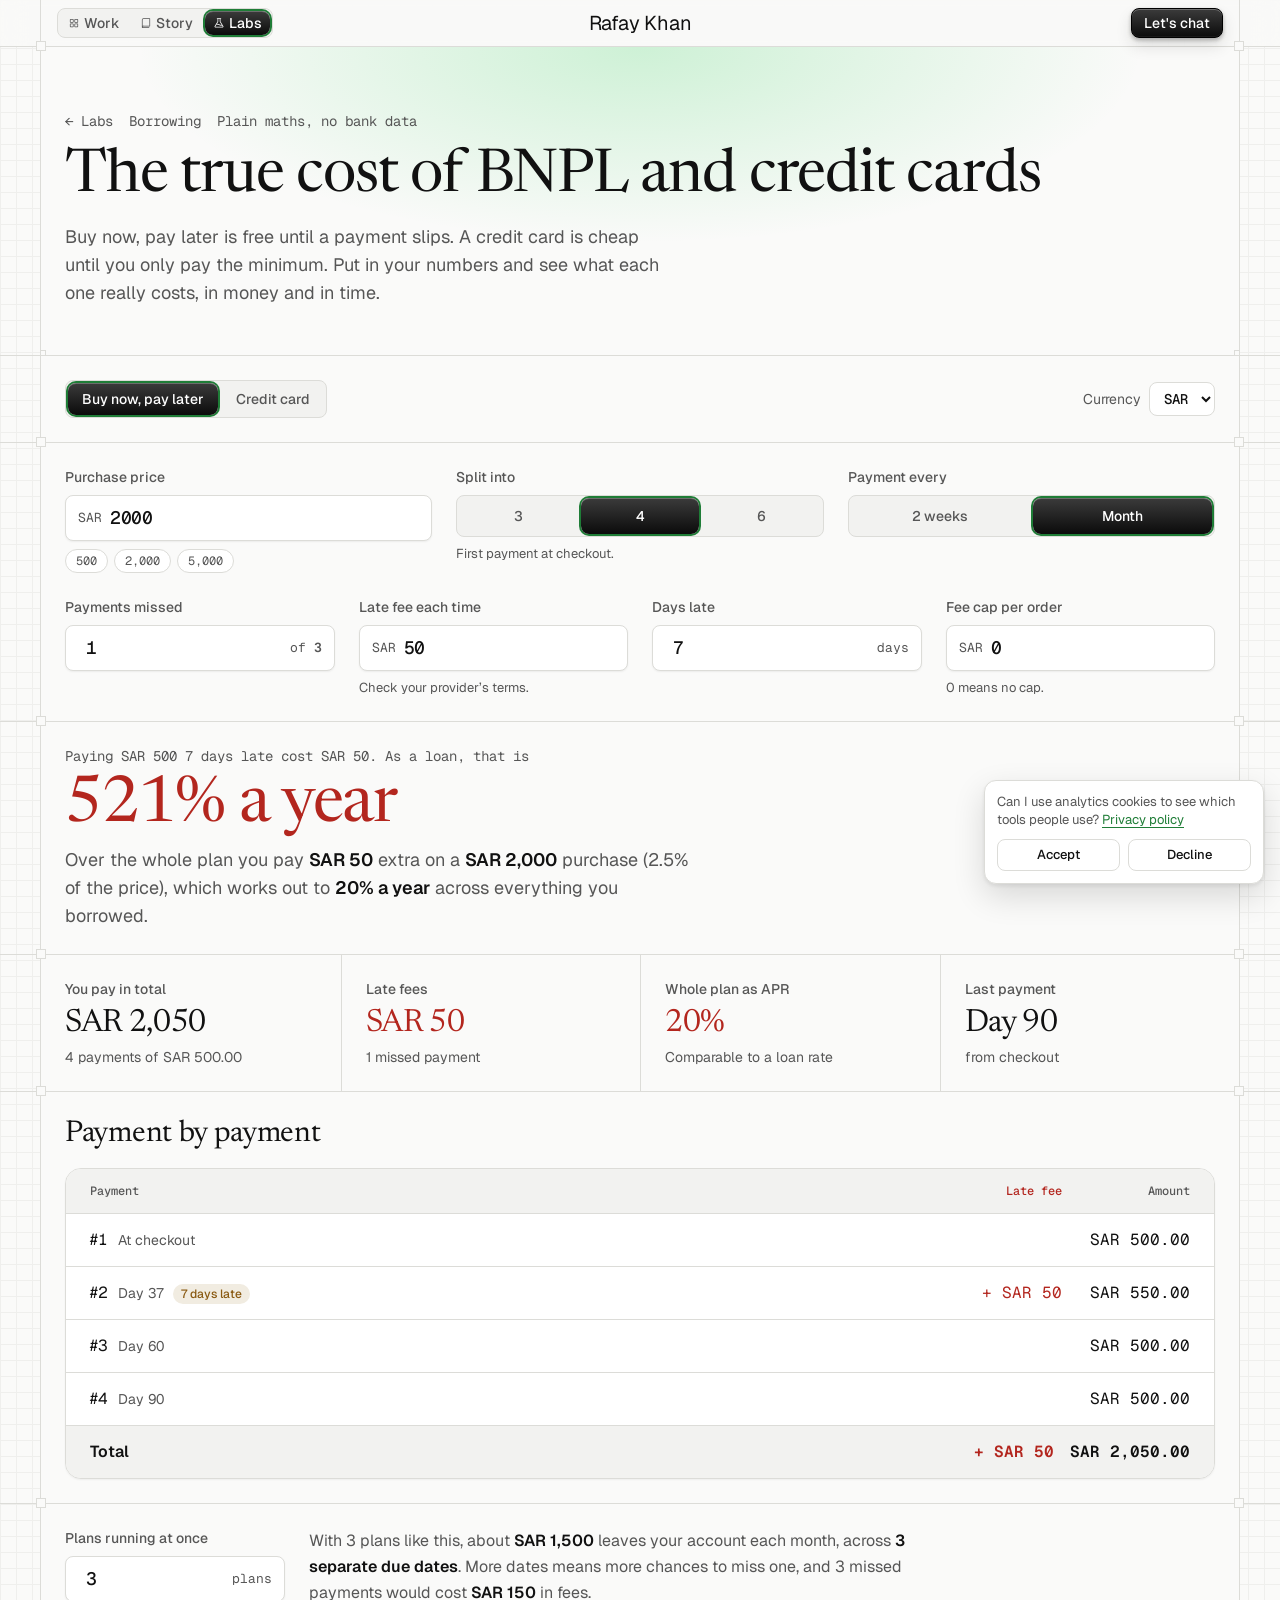
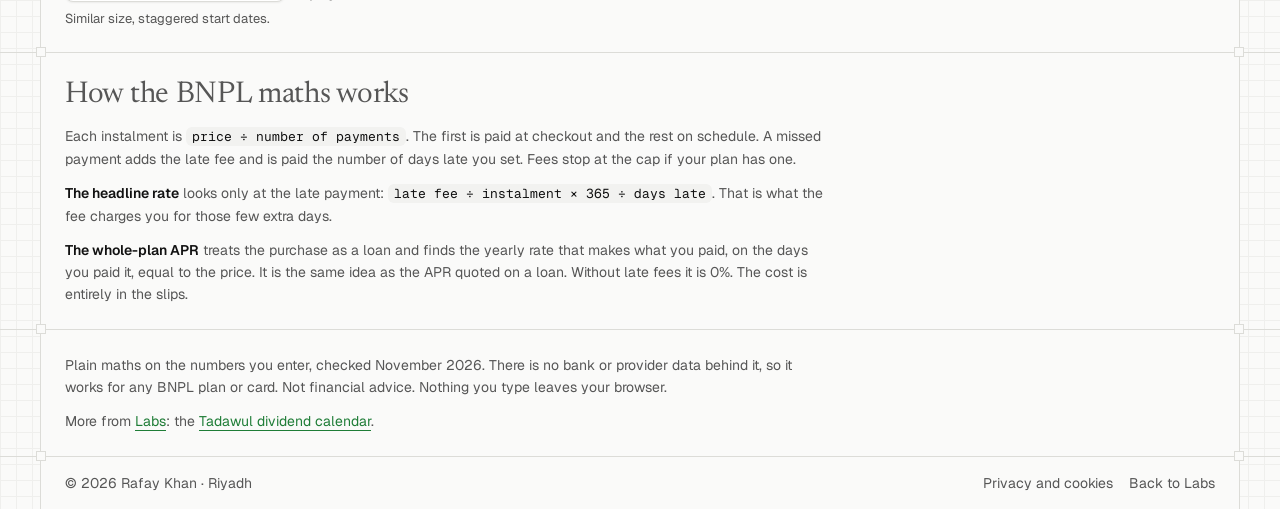
<file: labs/true-cost/index.html>
<!doctype html>
<html lang="en">
<head>
<meta charset="utf-8">
<meta name="viewport" content="width=device-width, initial-scale=1, viewport-fit=cover">
<link rel="icon" href="data:image/svg+xml,%3Csvg xmlns=%27http://www.w3.org/2000/svg%27 viewBox=%270 0 64 64%27%3E%3Crect width=%2764%27 height=%2764%27 rx=%2716%27 fill=%27%23181818%27/%3E%3Ctext x=%2732%27 y=%2742%27 font-family=%27Arial%27 font-weight=%27700%27 font-size=%2728%27 fill=%27%2330d158%27 text-anchor=%27middle%27%3ERK%3C/text%3E%3C/svg%3E">
<title>BNPL and Credit Card Cost Calculator: late fees and APR</title>
<meta name="description" content="Free BNPL and credit card cost calculator. See what late fees and minimum-only payments really cost as a yearly rate, in SAR or any currency.">
<link rel="canonical" href="https://rafkhan.com/labs/true-cost/">
<meta property="og:type" content="website">
<meta property="og:site_name" content="Rafay Khan">
<meta property="og:title" content="The true cost of BNPL and credit cards">
<meta property="og:description" content="What a late BNPL payment and minimum-only card payments really cost, as a yearly rate and in years of payments.">
<meta property="og:url" content="https://rafkhan.com/labs/true-cost/">
<meta property="og:image" content="https://rafkhan.com/og/true-cost.png">
<meta property="og:image:width" content="1200">
<meta property="og:image:height" content="630">
<meta property="og:image:alt" content="True cost of BNPL and credit cards, a free calculator by Rafay Khan">
<meta property="og:locale" content="en_US">
<meta name="twitter:card" content="summary_large_image">
<script type="application/ld+json">
{"@context": "https://schema.org", "@graph": [{"@type": "WebApplication", "name": "True Cost of BNPL and Credit Cards", "alternateName": "التكلفة الحقيقية للشراء الآن والدفع لاحقًا وبطاقات الائتمان", "url": "https://rafkhan.com/labs/true-cost/", "description": "A calculator that turns buy now, pay later late fees into a yearly rate and shows how long minimum-only credit card payments take and how much interest they cost.", "applicationCategory": "FinanceApplication", "operatingSystem": "Any", "inLanguage": "en", "isAccessibleForFree": true, "offers": {"@type": "Offer", "price": "0", "priceCurrency": "SAR"}, "author": {"@type": "Person", "name": "Rafay Khan", "url": "https://rafkhan.com/", "sameAs": ["https://www.linkedin.com/in/rafekhan"]}}, {"@type": "BreadcrumbList", "itemListElement": [{"@type": "ListItem", "position": 1, "name": "Rafay Khan", "item": "https://rafkhan.com/"}, {"@type": "ListItem", "position": 2, "name": "Labs", "item": "https://rafkhan.com/#labs"}, {"@type": "ListItem", "position": 3, "name": "True Cost of BNPL and Credit Cards", "item": "https://rafkhan.com/labs/true-cost/"}]}]}
</script>
<link rel="preconnect" href="https://fonts.googleapis.com">
<link rel="preconnect" href="https://fonts.gstatic.com" crossorigin>
<link rel="preload" as="style" href="https://fonts.googleapis.com/css2?family=Newsreader:opsz,wght@6..72,400;6..72,500&family=Geist:wght@400;500;600;700&family=Geist+Mono:wght@400;500&display=swap" onload="this.onload=null;this.rel='stylesheet'">
<noscript><link rel="stylesheet" href="https://fonts.googleapis.com/css2?family=Newsreader:opsz,wght@6..72,400;6..72,500&family=Geist:wght@400;500;600;700&family=Geist+Mono:wght@400;500&display=swap"></noscript>
<style>
/* Fallback sized like Geist so text does not reflow when the web font arrives. */
@font-face { font-family: "Geist Fallback"; src: local("Arial"), local("Liberation Sans"), local("Helvetica"); size-adjust: 102.6%; }
/* Layout: same drafting board as rafkhan.com. Grid paper ground, one framed 1200px column ruled into bands with corner ticks, serif display over Geist, glossy black controls. */
:root {
  --bg: #fafaf9; --paper-line: #efefed; --surface: #ffffff; --raised: #f2f2f0;
  --ink: #111111; --muted: #565656; --line: #dcdcd8; --grid: #ececea;
  --accent: #1f7d37; --accent-soft: #e6f6ea;
  --bad: #b3261e; --bad-soft: #fbeceb; --warn: #8a5a12; --warn-soft: #f1ece1;
  --s-plan: #248a3d; --s-min: #9a4fc2;
  --serif: "Newsreader", "Iowan Old Style", Georgia, serif;
  --font: "Geist", "Geist Fallback", ui-sans-serif, system-ui, "Segoe UI", sans-serif;
  --mono: "Geist Mono", ui-monospace, "SFMono-Regular", Menlo, monospace;
  --ease: cubic-bezier(0.22, 1, 0.36, 1);
  --frame: 1200px;
}
@media (prefers-color-scheme: dark) {
  :root:not([data-theme="light"]) {
    --bg: #131313; --paper-line: #1c1c1c; --surface: #1f1f1f; --raised: #272727; --ink: #f4f4f4; --muted: #a3a3a3; --line: #313131; --grid: #2a2a2a;
    --accent: #30d158; --accent-soft: #1d2a20; --bad: #ff8a80; --bad-soft: #2c1d1c; --warn: #e0ae55; --warn-soft: #24211b;
    --s-plan: #2a9e46; --s-min: #a970d0; color-scheme: dark;
  }
}
:root[data-theme="dark"] {
  --bg: #131313; --paper-line: #1c1c1c; --surface: #1f1f1f; --raised: #272727; --ink: #f4f4f4; --muted: #a3a3a3; --line: #313131; --grid: #2a2a2a;
  --accent: #30d158; --accent-soft: #1d2a20; --bad: #ff8a80; --bad-soft: #2c1d1c; --warn: #e0ae55; --warn-soft: #24211b;
  --s-plan: #2a9e46; --s-min: #a970d0; color-scheme: dark;
}
* { box-sizing: border-box; }
[hidden] { display: none !important; }
body { margin: 0; background-color: var(--bg); background-image: linear-gradient(var(--paper-line) 1px, transparent 1px), linear-gradient(90deg, var(--paper-line) 1px, transparent 1px); background-size: 16px 16px;
  color: var(--ink); font: 400 16px/24px var(--font); -webkit-font-smoothing: antialiased; }
body::before { content: ""; position: fixed; inset: 0 0 auto; height: env(safe-area-inset-top, 0px); z-index: 30; background: var(--bg); }
h1, h2, h3 { text-wrap: balance; }
a { color: var(--accent); text-underline-offset: 4px; }
:focus-visible { outline: 2px solid var(--accent); outline-offset: 2px; border-radius: 8px; }
.ico { width: 16px; height: 16px; flex: none; }
b { font-weight: 600; }

/* framed column, ruled bands, corner ticks */
.band { border-bottom: 1px solid var(--line); }
.col { max-width: var(--frame); margin: 0 auto; border-left: 1px solid var(--line); border-right: 1px solid var(--line); position: relative; background-color: var(--bg); }
.band > .col::before, .band > .col::after { content: ""; position: absolute; bottom: -5px; width: 8px; height: 8px; border: 1px solid var(--line); background: var(--bg); z-index: 2; }
.band > .col::before { left: -5px; } .band > .col::after { right: -5px; }
.pad { padding: 24px; }
@media (max-width: 1232px) { .col { margin: 0 16px; } }
@media (max-width: 480px) { .col { margin: 0 8px; } .pad { padding: 16px; } }

/* glossy controls */
.gloss { display: inline-flex; align-items: center; gap: 8px; padding: 4px 12px; border-radius: 8px; font: 500 14px/20px var(--font); color: #ffffff; text-decoration: none; cursor: pointer;
  background: linear-gradient(#3b3b3b, #0b0b0b); border: 1px solid #000000;
  box-shadow: inset 0 1px 0 rgba(255,255,255,0.28), inset 0 -1px 0 rgba(255,255,255,0.06), 0 2px 4px rgba(0,0,0,0.28), 0 8px 16px rgba(0,0,0,0.12);
  transition: transform 300ms var(--ease), box-shadow 300ms var(--ease); }
.gloss:hover { transform: translateY(-2px); }

/* top bar, same as the home page */
.bar { position: sticky; top: env(safe-area-inset-top, 0px); z-index: 20; background: color-mix(in srgb, var(--bg) 86%, transparent); backdrop-filter: blur(12px); -webkit-backdrop-filter: blur(12px); }
.bar .col { display: grid; grid-template-columns: 1fr auto 1fr; align-items: center; gap: 16px; padding: 8px 16px; background: transparent; }
.seg { display: inline-flex; gap: 4px; padding: 2px; border-radius: 8px; border: 1px solid var(--line); background: var(--raised); justify-self: start; }
.seg a, .seg button { display: inline-flex; align-items: center; justify-content: center; gap: 4px; padding: 2px 8px; border-radius: 8px; border: 0; background: transparent; font: 500 14px/20px var(--font); color: var(--muted); text-decoration: none; cursor: pointer; transition: color 300ms var(--ease); }
.seg a:hover, .seg button:hover { color: var(--ink); }
.seg a[aria-current="true"], .seg button[aria-pressed="true"] { color: #ffffff; background: linear-gradient(#3b3b3b, #0b0b0b); box-shadow: 0 0 0 2px var(--accent), inset 0 1px 0 rgba(255,255,255,0.25); }
.seg .ico { width: 12px; height: 12px; }
.brand { font: 400 20px/28px var(--font); color: var(--ink); text-decoration: none; letter-spacing: -0.01em; white-space: nowrap; }
.right { justify-self: end; display: flex; gap: 8px; align-items: center; }
@media (max-width: 480px) { .seg .ico { display: none; } .seg a { padding: 2px 6px; } .bar .brand { display: none; } .bar .col { grid-template-columns: 1fr auto; } }
@media (max-width: 560px) { .brand { font-size: 16px; line-height: 24px; } .bar .col { gap: 8px; padding: 8px; } }

/* hero */
.hero .col { padding: 64px 24px 48px; display: grid; gap: 16px; overflow: hidden; }
.hero .col > .glow { position: absolute; inset: 0 0 auto 0; height: 280px; pointer-events: none; background: radial-gradient(ellipse 60% 100% at 50% 0%, rgba(48, 209, 88, 0.22), transparent 70%); }
.eyebrow { display: flex; flex-wrap: wrap; align-items: center; gap: 8px 16px; font: 400 14px/20px var(--mono); color: var(--muted); position: relative; }
.back { color: var(--muted); text-decoration: none; } .back:hover { color: var(--ink); }
h1 { margin: 0; font: 400 60px/1 var(--serif); letter-spacing: -0.02em; position: relative; }
.lede { margin: 0; max-width: 600px; color: var(--muted); font-size: 18px; line-height: 28px; position: relative; }
@media (max-width: 860px) { .hero .col { padding: 48px 16px 32px; } h1 { font-size: 44px; } }

/* product switch */
.switch .col { display: flex; flex-wrap: wrap; justify-content: space-between; align-items: center; gap: 12px; }
.switch .seg button { padding: 6px 14px; }
.cur { display: inline-flex; align-items: center; gap: 8px; font-size: 14px; color: var(--muted); }
select { font: 500 14px/20px var(--mono); padding: 6px 10px; border: 1px solid var(--line); border-radius: 8px; background: var(--surface); color: var(--ink); }

/* inputs */
.fields { display: grid; grid-template-columns: repeat(auto-fit, minmax(200px, 1fr)); gap: 24px; }
.field { display: grid; gap: 8px; min-width: 0; align-content: start; }
.field label, .lbl { font: 500 14px/20px var(--font); color: var(--muted); }
.input { display: flex; align-items: center; border: 1px solid var(--line); border-radius: 8px; background: var(--surface); padding: 0 12px; box-shadow: 0 1px 2px rgba(0,0,0,0.06); transition: border-color 300ms var(--ease); }
.input:focus-within { border-color: var(--accent); }
.input span { color: var(--muted); font: 400 13px/20px var(--mono); white-space: nowrap; }
.input input { flex: 1; width: 100%; min-width: 0; border: 0; background: transparent; color: var(--ink); font: 500 18px/24px var(--mono); letter-spacing: -0.02em; padding: 10px 8px; outline: none; font-variant-numeric: tabular-nums; }
.hint { font-size: 13px; line-height: 18px; color: var(--muted); }
.chips { display: flex; flex-wrap: wrap; gap: 6px; }
.chips button { font: 400 12px/16px var(--mono); border: 1px solid var(--line); background: var(--surface); color: var(--muted); border-radius: 9999px; padding: 3px 10px; cursor: pointer; transition: transform 300ms var(--ease), color 300ms var(--ease); }
.chips button:hover { color: var(--ink); transform: translateY(-1px); }
.field .seg { display: flex; justify-self: stretch; }
.field .seg button { flex: 1; padding: 8px; }
.inputs { display: grid; gap: 24px; }

/* headline result */
.headline { display: grid; gap: 8px; }
.headline .lbl { font: 400 14px/20px var(--mono); }
.headline .big { font: 400 64px/1 var(--serif); letter-spacing: -0.02em; font-variant-numeric: tabular-nums; }
.headline .big.bad { color: var(--bad); }
.headline .big.good { color: var(--accent); }
.headline p { margin: 0; max-width: 640px; color: var(--muted); font-size: 18px; line-height: 28px; }
.headline p b { color: var(--ink); }
@media (max-width: 860px) { .headline .big { font-size: 44px; } }

/* summary cells */
.summary { display: grid; grid-template-columns: repeat(4, minmax(0, 1fr)); }
.summary .stat { padding: 24px; display: grid; gap: 4px; align-content: start; min-width: 0; }
.summary .stat + .stat { border-left: 1px solid var(--line); }
.summary .lbl { font: 500 14px/20px var(--font); color: var(--muted); }
.summary .v { font: 400 32px/40px var(--serif); letter-spacing: -0.01em; font-variant-numeric: tabular-nums; }
.summary .v.bad { color: var(--bad); }
.summary .v.good { color: var(--accent); }
.summary .s { font-size: 14px; line-height: 20px; color: var(--muted); overflow-wrap: anywhere; }
@media (max-width: 960px) {
  .summary { grid-template-columns: repeat(2, minmax(0, 1fr)); }
  .summary .stat:nth-child(3) { border-left: 0; }
  .summary .stat:nth-child(n+3) { border-top: 1px solid var(--line); }
}
@media (max-width: 520px) {
  .summary { grid-template-columns: minmax(0, 1fr); }
  .summary .stat { padding: 16px; }
  .summary .stat + .stat { border-left: 0; border-top: 1px solid var(--line); }
}

.note { background: var(--warn-soft); color: var(--warn); border-radius: 12px; padding: 12px 16px; font-size: 14px; line-height: 20px; }

/* BNPL schedule: a receipt */
.sched { border: 1px solid var(--line); border-radius: 16px; overflow: hidden; background: var(--surface); box-shadow: 0 1px 2px rgba(0,0,0,0.05); }
.sched .r { display: grid; grid-template-columns: 1fr auto auto; gap: 16px; padding: 14px 24px; align-items: baseline; font-variant-numeric: tabular-nums; }
.sched .r + .r { border-top: 1px solid var(--line); }
.sched .r.h { font: 500 12px/16px var(--mono); color: var(--muted); background: var(--raised); }
.sched .r.t { font-weight: 600; background: var(--raised); }
.sched .when { color: var(--muted); font-size: 14px; margin-left: 6px; }
.sched .fee { color: var(--bad); font-family: var(--mono); min-width: 96px; text-align: right; }
.sched .amt { font-family: var(--mono); min-width: 112px; text-align: right; }
.tag { display: inline-block; font: 500 12px/16px var(--font); border-radius: 9999px; padding: 2px 8px; margin-left: 8px; background: var(--warn-soft); color: var(--warn); }
@media (max-width: 560px) {
  .sched .r { grid-template-columns: 1fr auto; padding: 12px 16px; gap: 4px 12px; }
  .sched .r .fee { grid-column: 2; grid-row: 2; min-width: 0; }
  .sched .r.h .fee { display: none; }
  .sched .amt { min-width: 0; }
}
.stack { display: grid; grid-template-columns: minmax(0, 220px) minmax(0, 1fr); gap: 24px; align-items: start; }
.stack p { margin: 0; color: var(--muted); font-size: 16px; line-height: 26px; max-width: 640px; }
.stack p b { color: var(--ink); }
@media (max-width: 640px) { .stack { grid-template-columns: minmax(0, 1fr); } }
h2.sec { margin: 0; font: 400 30px/36px var(--serif); letter-spacing: -0.01em; }

/* chart */
.chart { display: grid; gap: 12px; }
.legend { display: flex; flex-wrap: wrap; gap: 16px; font-size: 14px; color: var(--muted); }
.legend span { display: inline-flex; align-items: center; gap: 8px; }
.legend i { display: inline-block; width: 18px; height: 0; border-top: 2px solid; }
.legend i.min { border-top-style: dashed; }
.plot { position: relative; background: var(--surface); border: 1px solid var(--line); border-radius: 16px; padding: 16px 12px 8px; }
.plot svg { display: block; width: 100%; height: auto; overflow: visible; }
.plot .gl { stroke: var(--grid); stroke-width: 1; }
.plot .ax { fill: var(--muted); font-size: 11px; font-family: var(--mono); }
.plot .dl { font-size: 12px; font-weight: 600; fill: var(--ink); font-family: var(--font); paint-order: stroke; stroke: var(--surface); stroke-width: 4px; stroke-linejoin: round; }
.plot .xh { stroke: var(--muted); stroke-width: 1; stroke-dasharray: 2 3; }
.tip { position: absolute; pointer-events: none; background: var(--surface); border: 1px solid var(--line); border-radius: 8px; padding: 8px 10px; font-size: 12px; line-height: 18px; box-shadow: 0 8px 24px rgba(0,0,0,.12); white-space: nowrap; font-variant-numeric: tabular-nums; display: grid; gap: 2px; }
.tip i { display: inline-block; width: 10px; height: 0; border-top: 2px solid; margin-right: 6px; vertical-align: 3px; }
details.tbl summary { cursor: pointer; font-size: 14px; color: var(--muted); }
details.tbl table { width: 100%; border-collapse: collapse; font: 400 14px/20px var(--mono); margin-top: 8px; }
details.tbl th, details.tbl td { text-align: right; padding: 6px 8px; border-bottom: 1px solid var(--line); }
details.tbl th { font-family: var(--font); font-weight: 500; color: var(--muted); }
details.tbl th:first-child, details.tbl td:first-child { text-align: left; }

/* reserve space for content the script fills in, so nothing shifts */
.headline { min-height: 196px; }
.summary { min-height: 125px; }
.plot { min-height: 296px; }
#b-stack { min-height: 78px; }
#c-fixed-chips { min-height: 24px; }
@media (max-width: 960px) { .summary { min-height: 270px; } }
@media (max-width: 860px) { .headline { min-height: 184px; } }
@media (max-width: 520px) { .headline { min-height: 240px; } .summary { min-height: 480px; } .plot { min-height: 230px; } }

/* notes and footer */
.notes { display: grid; gap: 12px; max-width: 760px; font-size: 14px; line-height: 22px; color: var(--muted); }
.notes p { margin: 0; }
.notes strong { color: var(--ink); font-weight: 600; }
.notes code { font-family: var(--mono); font-size: 13px; background: var(--raised); padding: 1px 6px; border-radius: 6px; color: var(--ink); }
.fine .col { display: flex; flex-wrap: wrap; justify-content: space-between; gap: 16px; padding: 16px 24px; color: var(--muted); font-size: 14px; line-height: 20px; }
.fine a { color: var(--muted); text-decoration: none; } .fine a:hover { color: var(--ink); }
@media (prefers-reduced-motion: reduce) { * { transition: none !important; } }
</style>
<script src="/analytics.js" defer></script>
</head>
<body>
<header class="bar band">
  <div class="col">
    <nav class="seg" aria-label="Main"><a href="/#work"><svg class="ico" viewBox="0 0 256 256" fill="currentColor" aria-hidden="true"><path d="M104,40H56A16,16,0,0,0,40,56v48a16,16,0,0,0,16,16h48a16,16,0,0,0,16-16V56A16,16,0,0,0,104,40Zm0,64H56V56h48Zm96-64H152a16,16,0,0,0-16,16v48a16,16,0,0,0,16,16h48a16,16,0,0,0,16-16V56A16,16,0,0,0,200,40Zm0,64H152V56h48Zm-96,32H56a16,16,0,0,0-16,16v48a16,16,0,0,0,16,16h48a16,16,0,0,0,16-16V152A16,16,0,0,0,104,136Zm0,64H56V152h48Zm96-64H152a16,16,0,0,0-16,16v48a16,16,0,0,0,16,16h48a16,16,0,0,0,16-16V152A16,16,0,0,0,200,136Zm0,64H152V152h48Z"/></svg>Work</a><a href="/#story"><svg class="ico" viewBox="0 0 256 256" fill="currentColor" aria-hidden="true"><path d="M208,24H72A32,32,0,0,0,40,56V224a8,8,0,0,0,8,8H192a8,8,0,0,0,0-16H56a16,16,0,0,1,16-16H208a8,8,0,0,0,8-8V32A8,8,0,0,0,208,24Zm-8,160H72a31.82,31.82,0,0,0-16,4.29V56A16,16,0,0,1,72,40H200Z"/></svg>Story</a><a href="/#labs" aria-current="true"><svg class="ico" viewBox="0 0 256 256" fill="currentColor" aria-hidden="true"><path d="M221.69,199.77,160,96.92V40h8a8,8,0,0,0,0-16H88a8,8,0,0,0,0,16h8V96.92L34.31,199.77A16,16,0,0,0,48,224H208a16,16,0,0,0,13.72-24.23ZM110.86,103.25A7.93,7.93,0,0,0,112,99.14V40h32V99.14a7.93,7.93,0,0,0,1.14,4.11L183.36,167c-12,2.37-29.07,1.37-51.75-10.11-15.91-8.05-31.05-12.32-45.22-12.81ZM48,208l28.54-47.58c14.25-1.74,30.31,1.85,47.82,10.72,19,9.61,35,12.88,48,12.88a69.89,69.89,0,0,0,19.55-2.7L208,208Z"/></svg>Labs</a></nav>
    <a class="brand" href="/">Rafay Khan</a>
    <div class="right"><a class="gloss" href="https://www.linkedin.com/in/rafekhan" target="_blank" rel="noopener">Let's chat</a></div>
  </div>
</header>
<main id="main">
  <section class="hero band">
    <div class="col">
      <div class="glow" aria-hidden="true"></div>
      <div class="eyebrow"><a class="back" href="/#labs">← Labs</a><span>Borrowing</span><span>Plain maths, no bank data</span></div>
      <h1>The true cost of BNPL and credit cards</h1>
      <p class="lede">Buy now, pay later is free until a payment slips. A credit card is cheap until you only pay the minimum. Put in your numbers and see what each one really costs, in money and in time.</p>
    </div>
  </section>

  <section class="band switch">
    <div class="col pad">
      <div class="seg" role="group" aria-label="Product">
        <button type="button" id="tab-bnpl" aria-pressed="true">Buy now, pay later</button>
        <button type="button" id="tab-card" aria-pressed="false">Credit card</button>
      </div>
      <label class="cur">Currency
        <select id="cur"><option>SAR</option><option>AED</option><option>USD</option><option>GBP</option><option>EUR</option></select>
      </label>
    </div>
  </section>

  <!-- ============ BNPL ============ -->
  <div id="view-bnpl">
    <section class="band" aria-label="Your plan">
      <div class="col pad inputs">
        <div class="fields">
          <div class="field">
            <label for="b-price">Purchase price</label>
            <div class="input"><span class="cu">SAR</span><input id="b-price" type="number" inputmode="decimal" min="0" step="any" value="2000"></div>
            <div class="chips" data-for="b-price"><button type="button" data-v="500">500</button><button type="button" data-v="2000">2,000</button><button type="button" data-v="5000">5,000</button></div>
          </div>
          <div class="field">
            <span class="lbl" id="b-n-l">Split into</span>
            <div class="seg" id="b-n" role="group" aria-labelledby="b-n-l">
              <button type="button" data-v="3" aria-pressed="false">3</button>
              <button type="button" data-v="4" aria-pressed="true">4</button>
              <button type="button" data-v="6" aria-pressed="false">6</button>
            </div>
            <span class="hint">First payment at checkout.</span>
          </div>
          <div class="field">
            <span class="lbl" id="b-int-l">Payment every</span>
            <div class="seg" id="b-int" role="group" aria-labelledby="b-int-l">
              <button type="button" data-v="14" aria-pressed="false">2 weeks</button>
              <button type="button" data-v="30" aria-pressed="true">Month</button>
            </div>
          </div>
        </div>
        <div class="fields">
          <div class="field">
            <label for="b-miss">Payments missed</label>
            <div class="input"><input id="b-miss" type="number" inputmode="numeric" min="0" step="1" value="1"><span>of <b id="b-miss-max">3</b></span></div>
          </div>
          <div class="field">
            <label for="b-fee">Late fee each time</label>
            <div class="input"><span class="cu">SAR</span><input id="b-fee" type="number" inputmode="decimal" min="0" step="any" value="50"></div>
            <span class="hint">Check your provider’s terms.</span>
          </div>
          <div class="field">
            <label for="b-late">Days late</label>
            <div class="input"><input id="b-late" type="number" inputmode="numeric" min="1" step="1" value="7"><span>days</span></div>
          </div>
          <div class="field">
            <label for="b-cap">Fee cap per order</label>
            <div class="input"><span class="cu">SAR</span><input id="b-cap" type="number" inputmode="decimal" min="0" step="any" value="0"></div>
            <span class="hint">0 means no cap.</span>
          </div>
        </div>
      </div>
    </section>
    <section class="band" aria-label="Result">
      <div class="col pad headline" id="b-head" aria-live="polite"></div>
    </section>
    <section class="band" aria-label="Summary">
      <div class="col summary" id="b-stats"></div>
    </section>
    <section class="band" aria-label="Payment schedule">
      <div class="col pad" style="display:grid;gap:16px">
        <h2 class="sec">Payment by payment</h2>
        <div class="sched" id="b-sched" role="table" aria-label="Payment schedule"></div>
      </div>
    </section>
    <section class="band" aria-label="Stacking plans">
      <div class="col pad stack">
        <div class="field">
          <label for="b-plans">Plans running at once</label>
          <div class="input"><input id="b-plans" type="number" inputmode="numeric" min="1" step="1" value="3"><span>plans</span></div>
          <span class="hint">Similar size, staggered start dates.</span>
        </div>
        <p id="b-stack"></p>
      </div>
    </section>
    <section class="band">
      <div class="col pad">
        <div class="notes">
          <h2 class="sec">How the BNPL maths works</h2>
          <p>Each instalment is <code>price ÷ number of payments</code>. The first is paid at checkout and the rest on schedule. A missed payment adds the late fee and is paid the number of days late you set. Fees stop at the cap if your plan has one.</p>
          <p><strong>The headline rate</strong> looks only at the late payment: <code>late fee ÷ instalment × 365 ÷ days late</code>. That is what the fee charges you for those few extra days.</p>
          <p><strong>The whole-plan APR</strong> treats the purchase as a loan and finds the yearly rate that makes what you paid, on the days you paid it, equal to the price. It is the same idea as the APR quoted on a loan. Without late fees it is 0%. The cost is entirely in the slips.</p>
        </div>
      </div>
    </section>
  </div>

  <!-- ============ CARD ============ -->
  <div id="view-card" hidden>
    <section class="band" aria-label="Your card">
      <div class="col pad inputs">
        <div class="fields">
          <div class="field">
            <label for="c-bal">Card balance</label>
            <div class="input"><span class="cu">SAR</span><input id="c-bal" type="number" inputmode="decimal" min="0" step="any" value="10000"></div>
            <div class="chips" data-for="c-bal"><button type="button" data-v="3000">3,000</button><button type="button" data-v="10000">10,000</button><button type="button" data-v="25000">25,000</button></div>
          </div>
          <div class="field">
            <label for="c-apr">Yearly rate (APR)</label>
            <div class="input"><input id="c-apr" type="number" inputmode="decimal" min="0" step="any" value="30"><span>% a year</span></div>
            <div class="chips" data-for="c-apr"><button type="button" data-v="20">20%</button><button type="button" data-v="30">30%</button><button type="button" data-v="40">40%</button></div>
            <span class="hint" id="c-apr-m"></span>
          </div>
        </div>
        <div class="fields">
          <div class="field">
            <label for="c-pct">Minimum payment</label>
            <div class="input"><input id="c-pct" type="number" inputmode="decimal" min="0.1" step="any" value="5"><span>% of balance</span></div>
          </div>
          <div class="field">
            <label for="c-floor">…but at least</label>
            <div class="input"><span class="cu">SAR</span><input id="c-floor" type="number" inputmode="decimal" min="0" step="any" value="100"></div>
          </div>
          <div class="field">
            <label for="c-fixed">Or pay a fixed monthly</label>
            <div class="input"><span class="cu">SAR</span><input id="c-fixed" type="number" inputmode="decimal" min="0" step="any" value="750"></div>
            <div class="chips" id="c-fixed-chips" data-for="c-fixed"></div>
          </div>
        </div>
      </div>
    </section>
    <section class="band" aria-label="Result">
      <div class="col pad headline" id="c-head" aria-live="polite"></div>
    </section>
    <section class="band" aria-label="Summary">
      <div class="col summary" id="c-stats"></div>
    </section>
    <section class="band" aria-label="Balance over time">
      <div class="col pad chart">
        <div class="note" id="c-note" hidden></div>
        <h2 class="sec">Balance left over time</h2>
        <div class="legend" aria-hidden="true">
          <span><i class="min" style="border-color:var(--s-min)"></i>Minimum only</span>
          <span><i style="border-color:var(--s-plan)"></i>Fixed payment</span>
        </div>
        <div class="plot" id="plot"></div>
        <details class="tbl"><summary>Show as a table (yearly)</summary><div id="c-table"></div></details>
      </div>
    </section>
    <section class="band">
      <div class="col pad">
        <div class="notes">
          <h2 class="sec">How the card maths works</h2>
          <p>Each month, interest is <code>balance × APR ÷ 12</code>, added before you pay. The minimum is the larger of the % of balance and the floor, so it shrinks as the balance shrinks. That is why minimum-only payoff drags on for years.</p>
          <p><strong>Islamic cards.</strong> If your card charges a fixed monthly fee instead of interest, turn it into a rate with <code>monthly fee ÷ balance × 12 × 100</code> and enter that as the APR.</p>
          <p>This assumes no new spending, no late fees and no rate changes. Any of those make it worse.</p>
        </div>
      </div>
    </section>
  </div>

  <section class="band">
    <div class="col pad">
      <div class="notes"><p>Plain maths on the numbers you enter, checked November 2026. There is no bank or provider data behind it, so it works for any BNPL plan or card. Not financial advice. Nothing you type leaves your browser.</p><p>More from <a href="/#labs">Labs</a>: the <a href="/labs/tadawul-dividends/">Tadawul dividend calendar</a>.</p></div>
    </div>
  </section>
</main>
<footer class="fine"><div class="col"><span>© 2026 Rafay Khan · Riyadh</span><a href="/#labs">Back to Labs</a></div></footer>
<script>
(() => {
  const $ = id => document.getElementById(id);
  const num = id => { const v = parseFloat($(id).value); return isFinite(v) ? v : 0; };
  let cur = "SAR";
  const fmt = (v, d = 0) => v.toLocaleString("en-US", { minimumFractionDigits: d, maximumFractionDigits: d });
  const money = (v, d) => `${cur} ${fmt(v, d === undefined ? (Math.abs(v) < 100 && v % 1 ? 2 : 0) : d)}`;
  const esc = s => String(s).replace(/[&<>"]/g, c => ({ "&": "&amp;", "<": "&lt;", ">": "&gt;", '"': "&quot;" }[c]));
  const plural = (n, w) => `${fmt(n)} ${w}${n === 1 ? "" : "s"}`;
  function duration(months) {
    const y = Math.floor(months / 12), m = months % 12;
    if (!y) return plural(m, "month");
    return m ? `${plural(y, "year")} ${plural(m, "month")}` : plural(y, "year");
  }
  const state = { n: 4, interval: 30, tab: "bnpl" };

  // ---------- BNPL ----------
  // Annual rate implied by cash flows (day, amount); + is money you received.
  function annualRate(flows) {
    const npv = r => flows.reduce((s, f) => s + f.a / Math.pow(1 + r, f.d), 0);
    if (npv(0) >= -1e-9) return 0;
    let lo = 0, hi = 0.05; // daily rate
    while (npv(hi) < 0 && hi < 10) hi *= 2;
    if (npv(hi) < 0) return Infinity;
    for (let i = 0; i < 100; i++) { const mid = (lo + hi) / 2; npv(mid) < 0 ? lo = mid : hi = mid; }
    return lo * 365;
  }
  const pctTxt = r => !isFinite(r) || r > 99.99 ? "over 9,999%" : `${fmt(r * 100, r < 0.1 ? 1 : 0)}%`;

  function renderBNPL() {
    const P = Math.max(0, num("b-price")), n = state.n, gap = state.interval;
    const maxMiss = n - 1;
    $("b-miss-max").textContent = maxMiss; $("b-miss").max = maxMiss;
    const miss = Math.min(maxMiss, Math.max(0, Math.round(num("b-miss"))));
    const F = Math.max(0, num("b-fee")), late = Math.max(1, Math.round(num("b-late"))), cap = Math.max(0, num("b-cap"));
    const inst = P / n;
    const flows = [{ d: 0, a: P }], rows = [];
    let feesLeft = cap > 0 ? cap : Infinity, totalFees = 0;
    for (let i = 0; i < n; i++) {
      const due = i * gap, missed = i >= 1 && i <= miss;
      const fee = missed ? Math.min(F, feesLeft) : 0;
      feesLeft -= fee; totalFees += fee;
      const paidOn = missed ? due + late : due;
      flows.push({ d: paidOn, a: -(inst + fee) });
      rows.push({ i, due, paidOn, missed, fee });
    }
    const rate = annualRate(flows);
    const total = P + totalFees;
    const pctOfPrice = P ? totalFees / P : 0;

    const head = $("b-head");
    if (!totalFees) {
      head.innerHTML = `<span class="lbl">Extra cost</span><span class="big good">${money(0)}</span><p>Paid on time, this plan costs exactly the price. <b>The risk is the slip.</b> Try adding a missed payment above.</p>`;
    } else {
      const f1 = rows.find(r => r.fee > 0).fee, delayRate = (f1 / inst) * (365 / late);
      head.innerHTML = `<span class="lbl">Paying ${money(inst)} ${plural(late, "day")} late cost ${money(f1)}. As a loan, that is</span><span class="big bad">${pctTxt(delayRate)} a year</span><p>Over the whole plan you pay <b>${money(totalFees)}</b> extra on a <b>${money(P)}</b> purchase (${fmt(pctOfPrice * 100, 1)}% of the price), which works out to <b>${pctTxt(rate)} a year</b> across everything you borrowed.</p>`;
    }
    $("b-stats").innerHTML = [
      stat("You pay in total", money(total), `${plural(n, "payment")} of ${money(inst, 2)}`),
      stat("Late fees", money(totalFees), miss ? `${plural(miss, "missed payment")}${cap && totalFees >= cap ? " (capped)" : ""}` : "None", totalFees ? "bad" : "good"),
      stat("Whole plan as APR", totalFees ? pctTxt(rate) : "0%", "Comparable to a loan rate", totalFees ? "bad" : "good"),
      stat("Last payment", `Day ${fmt(Math.max(...rows.map(r => r.paidOn)))}`, `from checkout`)
    ].join("");
    const when = d => d === 0 ? "At checkout" : `Day ${fmt(d)}`;
    $("b-sched").innerHTML =
      `<div class="r h" role="row"><span role="columnheader">Payment</span><span class="fee" role="columnheader">Late fee</span><span class="amt" role="columnheader">Amount</span></div>` +
      rows.map(r => `<div class="r" role="row"><span role="cell">#${r.i + 1} <span class="when">${when(r.paidOn)}</span>${r.missed ? `<span class="tag">${plural(late, "day")} late</span>` : ""}</span><span class="fee" role="cell">${r.fee ? "+ " + money(r.fee) : ""}</span><span class="amt" role="cell">${money(inst + r.fee, 2)}</span></div>`).join("") +
      `<div class="r t" role="row"><span role="cell">Total</span><span class="fee" role="cell">${totalFees ? "+ " + money(totalFees) : ""}</span><span class="amt" role="cell">${money(total, 2)}</span></div>`;

    // Stacking: k similar plans, staggered by gap/k days. Busiest pay date and monthly outflow.
    const k = Math.max(1, Math.round(num("b-plans")));
    const perMonth = inst * k * (30 / gap);
    $("b-stack").innerHTML = k === 1
      ? `One plan means <b>${money(inst, 2)}</b> every ${gap === 30 ? "month" : "2 weeks"}. Easy to track.`
      : `With ${fmt(k)} plans like this, about <b>${money(perMonth)}</b> leaves your account each month, across <b>${fmt(Math.round(k * 30 / gap))} separate due dates</b>. More dates means more chances to miss one, and ${fmt(k)} missed payments would cost <b>${money(Math.min(F, cap || Infinity) * k)}</b> in fees.`;
  }

  // ---------- Card ----------
  function simulate(B, apr, payFn) {
    const r = apr / 100 / 12, bal = [B];
    let b = B, interest = 0, paid = 0, m = 0, stuck = false;
    while (b > 0.005 && m < 1200) {
      const i = b * r; b += i; interest += i;
      const p = Math.min(b, payFn(b - i, i));
      if (p <= i + 1e-9 && p < b) { stuck = true; break; }
      b -= p; paid += p; m++; bal.push(b);
    }
    return { months: m, interest, paid, bal, stuck: stuck || m >= 1200 };
  }

  function renderCard() {
    const B = Math.max(0, num("c-bal")), apr = Math.max(0, num("c-apr"));
    const pct = Math.max(0.1, num("c-pct")) / 100, floor = Math.max(0, num("c-floor"));
    let fixed = Math.max(0, num("c-fixed"));
    $("c-apr-m").textContent = `That is ${fmt(apr / 12, 2)}% a month.`;
    // Minimum is set on the statement balance (after interest).
    const minPay = (prev, i) => Math.max((prev + i) * pct, floor);
    const firstMin = Math.max(B * (1 + apr / 1200) * pct, floor);
    const chips = [1.5, 2, 3].map(x => Math.ceil(firstMin * x / 50) * 50);
    $("c-fixed-chips").innerHTML = chips.map(v => `<button type="button" data-v="${v}">${fmt(v)}</button>`).join("");

    const mn = simulate(B, apr, minPay);
    const fx = simulate(B, apr, () => fixed);
    const head = $("c-head"), note = $("c-note");
    note.hidden = true;

    if (B <= 0) { head.innerHTML = `<span class="lbl">Nothing owed</span><span class="big good">${money(0)}</span><p>Enter a balance to see the cost.</p>`; $("c-stats").innerHTML = ""; $("plot").innerHTML = ""; $("c-table").innerHTML = ""; return; }

    if (mn.stuck) {
      head.innerHTML = `<span class="lbl">Paying only the minimum</span><span class="big bad">Never paid off</span><p>At ${fmt(pct * 100, 1)}% of the balance, the minimum doesn’t even cover the ${fmt(apr / 12, 2)}% monthly interest. The balance never goes down.</p>`;
    } else {
      head.innerHTML = `<span class="lbl">Paying only the minimum costs you</span><span class="big bad">${money(mn.interest)} in interest</span><p>It takes <b>${duration(mn.months)}</b> to clear ${money(B)}. You end up paying <b>${money(mn.paid)}</b>, which is ${fmt(mn.paid / B, 2)}× what you owed.</p>`;
    }
    const fxOk = !fx.stuck && fixed > 0;
    const saved = fxOk && !mn.stuck ? mn.interest - fx.interest : null;
    $("c-stats").innerHTML = [
      stat("Minimum only", mn.stuck ? "Never" : duration(mn.months), mn.stuck ? "Interest outpaces payment" : `${money(mn.interest)} interest`, "bad"),
      stat(`${money(fixed)} a month`, fxOk ? duration(fx.months) : "Never", fxOk ? `${money(fx.interest)} interest` : "Too low to beat the interest", fxOk ? "good" : "bad"),
      stat("You’d save", saved !== null ? money(saved) : "–", saved !== null ? `and ${duration(Math.max(0, mn.months - fx.months))} sooner` : "Raise the fixed payment", saved !== null && saved > 0 ? "good" : ""),
      stat("First minimum", money(firstMin), `then it shrinks with the balance`)
    ].join("");
    if (!fxOk && fixed > 0) { note.hidden = false; note.innerHTML = `<b>${money(fixed)} a month is less than the interest.</b> The first month’s interest is about ${money(B * apr / 1200)}. Pay more than that to make progress.`; }

    drawChart(mn.stuck ? null : mn.bal, fxOk ? fx.bal : null, B);
    // Table, yearly.
    const yrs = Math.ceil(Math.max(mn.stuck ? 0 : mn.months, fxOk ? fx.months : 0) / 12);
    let t = `<table><thead><tr><th>After</th><th>Minimum only</th><th>Fixed ${esc(money(fixed))}</th></tr></thead><tbody>`;
    for (let y = 1; y <= yrs; y++) {
      const a = mn.stuck ? "–" : money(mn.bal[Math.min(y * 12, mn.bal.length - 1)]);
      const b = fxOk ? money(fx.bal[Math.min(y * 12, fx.bal.length - 1)]) : "–";
      t += `<tr><td>${plural(y, "year")}</td><td>${a}</td><td>${b}</td></tr>`;
    }
    $("c-table").innerHTML = t + "</tbody></table>";
  }

  // Line chart: balance by month, one y-axis, two series. Crosshair tooltip.
  function drawChart(a, b, B) {
    const el = $("plot");
    const W = Math.max(300, el.clientWidth || 800), H = W < 500 ? 220 : 280;
    const pad = { l: 56, r: 16, t: 10, b: 26 };
    const maxM = Math.max(a ? a.length - 1 : 0, b ? b.length - 1 : 0, 1);
    const x = m => pad.l + (m / maxM) * (W - pad.l - pad.r);
    const y = v => pad.t + (1 - v / B) * (H - pad.t - pad.b);
    const yTicks = [0, .25, .5, .75, 1].map(f => f * B);
    const xStep = maxM <= 24 ? 6 : maxM <= 60 ? 12 : maxM <= 180 ? 24 : 60;
    let g = "";
    yTicks.forEach(v => g += `<line class="gl" x1="${pad.l}" x2="${W - pad.r}" y1="${y(v)}" y2="${y(v)}"/><text class="ax" x="${pad.l - 8}" y="${y(v) + 4}" text-anchor="end">${short(v)}</text>`);
    for (let m = 0; m <= maxM; m += xStep) g += `<text class="ax" x="${x(m)}" y="${H - 6}" text-anchor="middle">${m === 0 ? "0" : m % 12 === 0 ? (m / 12) + "y" : m + "m"}</text>`;
    const path = s => s.map((v, i) => `${i ? "L" : "M"}${x(i).toFixed(1)},${y(v).toFixed(1)}`).join("");
    let lines = "";
    if (a) lines += `<path d="${path(a)}" fill="none" stroke="var(--s-min)" stroke-width="2" stroke-dasharray="6 4" stroke-linejoin="round"/>`;
    if (b) lines += `<path d="${path(b)}" fill="none" stroke="var(--s-plan)" stroke-width="2" stroke-linejoin="round"/>`;
    // Direct labels at each line's end (wide screens only; legend covers narrow).
    if (W >= 500) {
      const lab = [];
      if (a) lab.push({ m: a.length - 1, t: "Minimum", c: "var(--s-min)" });
      if (b) lab.push({ m: b.length - 1, t: "Fixed", c: "var(--s-plan)" });
      lab.forEach(l => lines += `<circle cx="${x(l.m)}" cy="${y(0)}" r="4" fill="${l.c}" stroke="var(--surface)" stroke-width="2"/>`);
      if (a) { const ax = x(a.length - 1), endA = ax + 190 > W; lines += `<text class="dl" x="${endA ? ax - 4 : ax + 8}" y="${y(0) - 12}" ${endA ? 'text-anchor="end"' : ""}>Minimum: ${duration(a.length - 1)}</text>`; }
      if (b) { const bx = x(b.length - 1), endB = bx + 170 > W, near = a && Math.abs(x(a.length - 1) - bx) < 200; lines += `<text class="dl" x="${endB ? bx - 4 : bx + 8}" y="${y(0) - (near ? 30 : 12)}" ${endB ? 'text-anchor="end"' : ""}>Fixed: ${duration(b.length - 1)}</text>`; }
    }
    el.innerHTML = `<svg viewBox="0 0 ${W} ${H}" role="img" aria-label="Balance over time. Minimum only ${a ? "clears in " + duration(a.length - 1) : "never clears"}. Fixed payment ${b ? "clears in " + duration(b.length - 1) : "never clears"}.">${g}${lines}<line class="xh" id="xh" y1="${pad.t}" y2="${H - pad.b}" visibility="hidden"/><rect x="${pad.l}" y="0" width="${W - pad.l - pad.r}" height="${H}" fill="transparent" id="hit"/></svg><div class="tip" id="tip" hidden></div>`;
    const hit = el.querySelector("#hit"), xh = el.querySelector("#xh"), tip = el.querySelector("#tip");
    const show = ev => {
      const r = el.querySelector("svg").getBoundingClientRect(), sx = (ev.clientX - r.left) * (W / r.width);
      const m = Math.max(0, Math.min(maxM, Math.round((sx - pad.l) / (W - pad.l - pad.r) * maxM)));
      xh.setAttribute("x1", x(m)); xh.setAttribute("x2", x(m)); xh.setAttribute("visibility", "visible");
      const v = s => s ? money(s[Math.min(m, s.length - 1)]) : "–";
      tip.innerHTML = `<b>${m === 0 ? "Today" : "After " + duration(m)}</b><span><i style="border-color:var(--s-min);border-top-style:dashed"></i>Minimum: ${v(a)}</span><span><i style="border-color:var(--s-plan)"></i>Fixed: ${v(b)}</span>`;
      tip.hidden = false;
      const px = x(m) * (r.width / W), tw = tip.offsetWidth;
      tip.style.left = (px + 12 + tw > r.width ? px - tw - 12 : px + 12) + "px"; tip.style.top = "8px";
    };
    hit.addEventListener("pointermove", show); hit.addEventListener("pointerdown", show);
    hit.addEventListener("pointerleave", () => { tip.hidden = true; xh.setAttribute("visibility", "hidden"); });
  }
  function short(v) { return v >= 1e6 ? fmt(v / 1e6, 1) + "M" : v >= 1e3 ? fmt(v / 1e3, v % 1000 ? 1 : 0) + "k" : fmt(v); }
  function stat(k, v, s, cls) { return `<div class="stat"><span class="lbl">${k}</span><span class="v${cls ? " " + cls : ""}">${v}</span><span class="s">${s}</span></div>`; }

  // ---------- Wiring ----------
  const render = () => state.tab === "bnpl" ? renderBNPL() : renderCard();
  function setTab(t) {
    state.tab = t;
    $("tab-bnpl").setAttribute("aria-pressed", t === "bnpl"); $("tab-card").setAttribute("aria-pressed", t === "card");
    $("view-bnpl").hidden = t !== "bnpl"; $("view-card").hidden = t !== "card";
    try { localStorage.setItem("tc-tab", t); } catch (e) {}
    render();
  }
  $("tab-bnpl").onclick = () => setTab("bnpl");
  $("tab-card").onclick = () => setTab("card");
  function seg(id, key) {
    $(id).addEventListener("click", e => {
      const b = e.target.closest("button"); if (!b) return;
      state[key] = +b.dataset.v;
      $(id).querySelectorAll("button").forEach(x => x.setAttribute("aria-pressed", x === b));
      render();
    });
  }
  seg("b-n", "n"); seg("b-int", "interval");
  document.addEventListener("click", e => {
    const b = e.target.closest(".chips button"); if (!b) return;
    $(b.parentElement.dataset.for).value = b.dataset.v; render();
  });
  document.addEventListener("input", e => { if (e.target.matches("input")) render(); });
  $("cur").addEventListener("change", e => {
    cur = e.target.value;
    document.querySelectorAll(".cu").forEach(s => s.textContent = cur);
    try { localStorage.setItem("tc-cur", cur); } catch (err) {}
    render();
  });
  let rt; window.addEventListener("resize", () => { clearTimeout(rt); rt = setTimeout(() => state.tab === "card" && renderCard(), 120); });
  try { const c = localStorage.getItem("tc-cur"); if (c) { $("cur").value = c; cur = $("cur").value; document.querySelectorAll(".cu").forEach(s => s.textContent = cur); } } catch (e) {}
  let start = "bnpl"; try { start = localStorage.getItem("tc-tab") || "bnpl"; } catch (e) {}
  setTab(start === "card" ? "card" : "bnpl");
})();
</script>
</body>
</html>
</file>
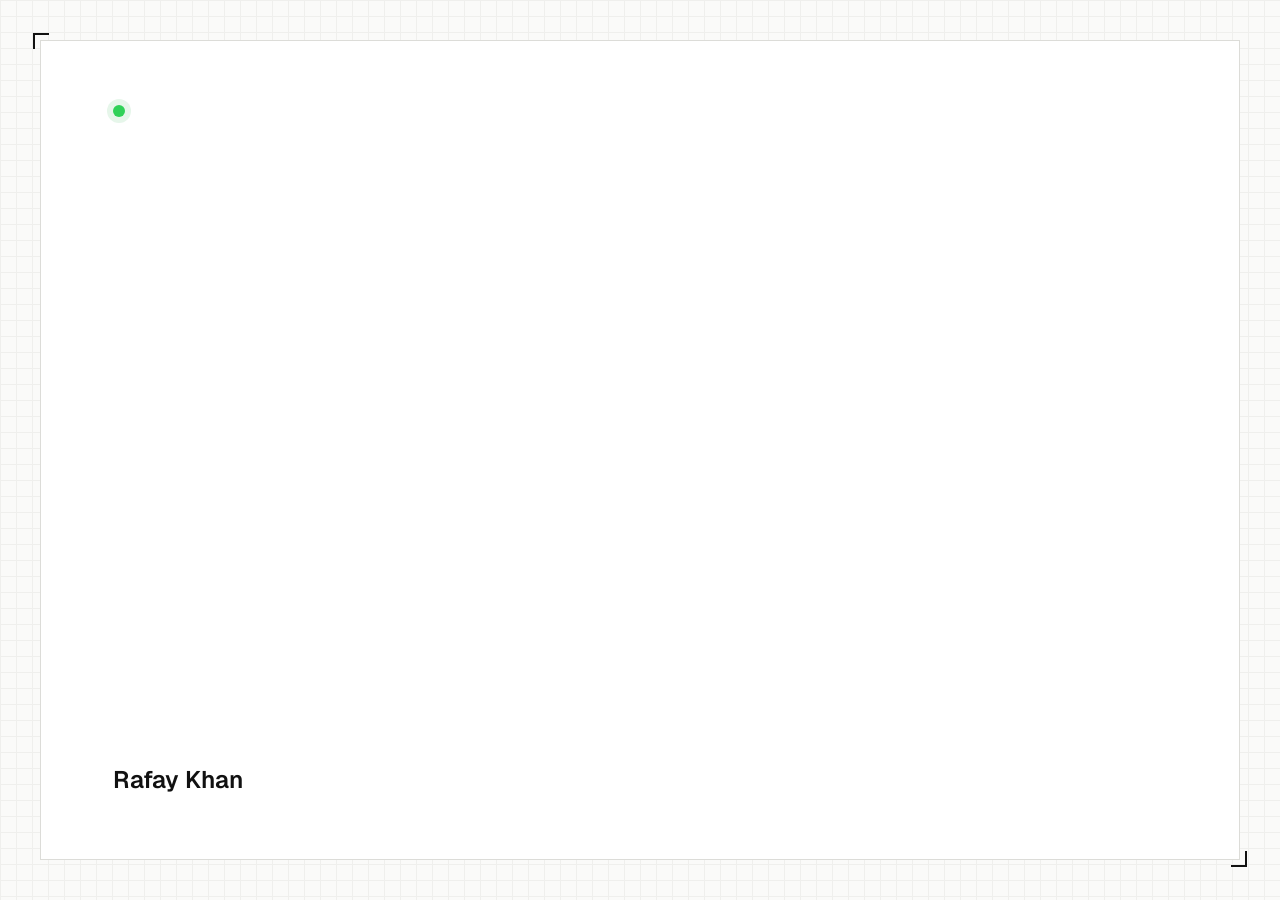
<file: tools/seo/og-card.html>
<!doctype html>
<html><head><meta charset="utf-8">
<link rel="stylesheet" href="https://fonts.googleapis.com/css2?family=Newsreader:opsz,wght@6..72,500&family=Geist:wght@400;600&family=Geist+Mono:wght@500&family=IBM+Plex+Sans+Arabic:wght@500&display=swap">
<style>
html,body{margin:0}
body{width:1200px;height:630px;background-color:#fafaf9;background-image:linear-gradient(#efefed 1px,transparent 1px),linear-gradient(90deg,#efefed 1px,transparent 1px);background-size:16px 16px;font-family:Geist,system-ui,sans-serif;color:#111}
.f{position:absolute;inset:40px;border:1px solid #dcdcd8;background:#fff;padding:64px 72px;display:flex;flex-direction:column;box-sizing:border-box}
.f::before,.f::after{content:"";position:absolute;width:14px;height:14px;border-color:#111;border-style:solid}
.f::before{top:-8px;left:-8px;border-width:2px 0 0 2px}.f::after{bottom:-8px;right:-8px;border-width:0 2px 2px 0}
.k{font:500 22px "Geist Mono",monospace;color:#1f7d37;letter-spacing:.02em;display:flex;align-items:center;gap:12px}
.k i{width:12px;height:12px;border-radius:50%;background:#30d158;box-shadow:0 0 0 6px #e6f6ea}
h1{font:500 76px/1.04 Newsreader,Georgia,serif;letter-spacing:-.02em;margin:28px 0 0;max-width:960px}
.ar{font:500 34px "IBM Plex Sans Arabic",sans-serif;color:#565656;margin-top:16px;direction:rtl;text-align:left}
p{font-size:28px;line-height:1.35;color:#565656;margin:20px 0 0;max-width:900px}
.b{margin-top:auto;display:flex;justify-content:space-between;align-items:center;font:500 22px "Geist Mono",monospace;color:#565656}
.b strong{font:600 24px Geist,sans-serif;color:#111}
</style></head>
<body><div class="f">
<div class="k"><i></i><span id="kicker"></span></div>
<h1 id="title"></h1><div class="ar" id="ar"></div><p id="sub"></p>
<div class="b"><strong>Rafay Khan</strong><span id="url"></span></div>
</div>
<script>
const q=new URLSearchParams(location.search);
for (const k of ["kicker","title","ar","sub","url"]) document.getElementById(k).textContent=q.get(k)||"";
if(!q.get("ar"))document.getElementById("ar").remove();
</script></body></html>
</file>
<file: fonts/fonts.css>
/* Self-hosted web fonts for rafkhan.com, so visitors' browsers never contact Google Fonts.
   Geist, Geist Mono, Newsreader and IBM Plex Sans Arabic, all under the SIL Open Font License 1.1
   (see OFL.txt). Taken from Google Fonts on 2026-11-08: latin, latin-ext and arabic subsets only. */
/* Geist 400, latin-ext */
@font-face {
  font-family: 'Geist';
  font-style: normal;
  font-weight: 400;
  font-display: swap;
  src: url(/fonts/geist-latin-ext.woff2) format('woff2');
  unicode-range: U+0100-02BA, U+02BD-02C5, U+02C7-02CC, U+02CE-02D7, U+02DD-02FF, U+0304, U+0308, U+0329, U+1D00-1DBF, U+1E00-1E9F, U+1EF2-1EFF, U+2020, U+20A0-20AB, U+20AD-20C4, U+2113, U+2C60-2C7F, U+A720-A7FF;
}
/* Geist 400, latin */
@font-face {
  font-family: 'Geist';
  font-style: normal;
  font-weight: 400;
  font-display: swap;
  src: url(/fonts/geist-latin.woff2) format('woff2');
  unicode-range: U+0000-00FF, U+0131, U+0152-0153, U+02BB-02BC, U+02C6, U+02DA, U+02DC, U+0304, U+0308, U+0329, U+2000-206F, U+20AC, U+2122, U+2191, U+2193, U+2212, U+2215, U+FEFF, U+FFFD;
}
/* Geist 500, latin-ext */
@font-face {
  font-family: 'Geist';
  font-style: normal;
  font-weight: 500;
  font-display: swap;
  src: url(/fonts/geist-latin-ext.woff2) format('woff2');
  unicode-range: U+0100-02BA, U+02BD-02C5, U+02C7-02CC, U+02CE-02D7, U+02DD-02FF, U+0304, U+0308, U+0329, U+1D00-1DBF, U+1E00-1E9F, U+1EF2-1EFF, U+2020, U+20A0-20AB, U+20AD-20C4, U+2113, U+2C60-2C7F, U+A720-A7FF;
}
/* Geist 500, latin */
@font-face {
  font-family: 'Geist';
  font-style: normal;
  font-weight: 500;
  font-display: swap;
  src: url(/fonts/geist-latin.woff2) format('woff2');
  unicode-range: U+0000-00FF, U+0131, U+0152-0153, U+02BB-02BC, U+02C6, U+02DA, U+02DC, U+0304, U+0308, U+0329, U+2000-206F, U+20AC, U+2122, U+2191, U+2193, U+2212, U+2215, U+FEFF, U+FFFD;
}
/* Geist 600, latin-ext */
@font-face {
  font-family: 'Geist';
  font-style: normal;
  font-weight: 600;
  font-display: swap;
  src: url(/fonts/geist-latin-ext.woff2) format('woff2');
  unicode-range: U+0100-02BA, U+02BD-02C5, U+02C7-02CC, U+02CE-02D7, U+02DD-02FF, U+0304, U+0308, U+0329, U+1D00-1DBF, U+1E00-1E9F, U+1EF2-1EFF, U+2020, U+20A0-20AB, U+20AD-20C4, U+2113, U+2C60-2C7F, U+A720-A7FF;
}
/* Geist 600, latin */
@font-face {
  font-family: 'Geist';
  font-style: normal;
  font-weight: 600;
  font-display: swap;
  src: url(/fonts/geist-latin.woff2) format('woff2');
  unicode-range: U+0000-00FF, U+0131, U+0152-0153, U+02BB-02BC, U+02C6, U+02DA, U+02DC, U+0304, U+0308, U+0329, U+2000-206F, U+20AC, U+2122, U+2191, U+2193, U+2212, U+2215, U+FEFF, U+FFFD;
}
/* Geist 700, latin-ext */
@font-face {
  font-family: 'Geist';
  font-style: normal;
  font-weight: 700;
  font-display: swap;
  src: url(/fonts/geist-latin-ext.woff2) format('woff2');
  unicode-range: U+0100-02BA, U+02BD-02C5, U+02C7-02CC, U+02CE-02D7, U+02DD-02FF, U+0304, U+0308, U+0329, U+1D00-1DBF, U+1E00-1E9F, U+1EF2-1EFF, U+2020, U+20A0-20AB, U+20AD-20C4, U+2113, U+2C60-2C7F, U+A720-A7FF;
}
/* Geist 700, latin */
@font-face {
  font-family: 'Geist';
  font-style: normal;
  font-weight: 700;
  font-display: swap;
  src: url(/fonts/geist-latin.woff2) format('woff2');
  unicode-range: U+0000-00FF, U+0131, U+0152-0153, U+02BB-02BC, U+02C6, U+02DA, U+02DC, U+0304, U+0308, U+0329, U+2000-206F, U+20AC, U+2122, U+2191, U+2193, U+2212, U+2215, U+FEFF, U+FFFD;
}
/* Geist Mono 400, latin-ext */
@font-face {
  font-family: 'Geist Mono';
  font-style: normal;
  font-weight: 400;
  font-display: swap;
  src: url(/fonts/geist-mono-latin-ext.woff2) format('woff2');
  unicode-range: U+0100-02BA, U+02BD-02C5, U+02C7-02CC, U+02CE-02D7, U+02DD-02FF, U+0304, U+0308, U+0329, U+1D00-1DBF, U+1E00-1E9F, U+1EF2-1EFF, U+2020, U+20A0-20AB, U+20AD-20C4, U+2113, U+2C60-2C7F, U+A720-A7FF;
}
/* Geist Mono 400, latin */
@font-face {
  font-family: 'Geist Mono';
  font-style: normal;
  font-weight: 400;
  font-display: swap;
  src: url(/fonts/geist-mono-latin.woff2) format('woff2');
  unicode-range: U+0000-00FF, U+0131, U+0152-0153, U+02BB-02BC, U+02C6, U+02DA, U+02DC, U+0304, U+0308, U+0329, U+2000-206F, U+20AC, U+2122, U+2191, U+2193, U+2212, U+2215, U+FEFF, U+FFFD;
}
/* Geist Mono 500, latin-ext */
@font-face {
  font-family: 'Geist Mono';
  font-style: normal;
  font-weight: 500;
  font-display: swap;
  src: url(/fonts/geist-mono-latin-ext.woff2) format('woff2');
  unicode-range: U+0100-02BA, U+02BD-02C5, U+02C7-02CC, U+02CE-02D7, U+02DD-02FF, U+0304, U+0308, U+0329, U+1D00-1DBF, U+1E00-1E9F, U+1EF2-1EFF, U+2020, U+20A0-20AB, U+20AD-20C4, U+2113, U+2C60-2C7F, U+A720-A7FF;
}
/* Geist Mono 500, latin */
@font-face {
  font-family: 'Geist Mono';
  font-style: normal;
  font-weight: 500;
  font-display: swap;
  src: url(/fonts/geist-mono-latin.woff2) format('woff2');
  unicode-range: U+0000-00FF, U+0131, U+0152-0153, U+02BB-02BC, U+02C6, U+02DA, U+02DC, U+0304, U+0308, U+0329, U+2000-206F, U+20AC, U+2122, U+2191, U+2193, U+2212, U+2215, U+FEFF, U+FFFD;
}
/* IBM Plex Sans Arabic 400, arabic */
@font-face {
  font-family: 'IBM Plex Sans Arabic';
  font-style: normal;
  font-weight: 400;
  font-display: swap;
  src: url(/fonts/ibm-plex-sans-arabic-400-arabic.woff2) format('woff2');
  unicode-range: U+0600-06FF, U+0750-077F, U+0870-0891, U+0897-08E1, U+08E3-08FF, U+200C-200E, U+2010-2011, U+204F, U+2E41, U+FB50-FDFF, U+FE70-FE74, U+FE76-FEFC, U+102E0-102FB, U+10E60-10E7E, U+10EC2-10EC7, U+10EC9-10EEE, U+10EF0-10EFF, U+1EE00-1EE03, U+1EE05-1EE1F, U+1EE21-1EE22, U+1EE24, U+1EE27, U+1EE29-1EE32, U+1EE34-1EE37, U+1EE39, U+1EE3B, U+1EE42, U+1EE47, U+1EE49, U+1EE4B, U+1EE4D-1EE4F, U+1EE51-1EE52, U+1EE54, U+1EE57, U+1EE59, U+1EE5B, U+1EE5D, U+1EE5F, U+1EE61-1EE62, U+1EE64, U+1EE67-1EE6A, U+1EE6C-1EE72, U+1EE74-1EE77, U+1EE79-1EE7C, U+1EE7E, U+1EE80-1EE89, U+1EE8B-1EE9B, U+1EEA1-1EEA3, U+1EEA5-1EEA9, U+1EEAB-1EEBB, U+1EEF0-1EEF1;
}
/* IBM Plex Sans Arabic 400, latin-ext */
@font-face {
  font-family: 'IBM Plex Sans Arabic';
  font-style: normal;
  font-weight: 400;
  font-display: swap;
  src: url(/fonts/ibm-plex-sans-arabic-400-latin-ext.woff2) format('woff2');
  unicode-range: U+0100-02BA, U+02BD-02C5, U+02C7-02CC, U+02CE-02D7, U+02DD-02FF, U+0304, U+0308, U+0329, U+1D00-1DBF, U+1E00-1E9F, U+1EF2-1EFF, U+2020, U+20A0-20AB, U+20AD-20C4, U+2113, U+2C60-2C7F, U+A720-A7FF;
}
/* IBM Plex Sans Arabic 400, latin */
@font-face {
  font-family: 'IBM Plex Sans Arabic';
  font-style: normal;
  font-weight: 400;
  font-display: swap;
  src: url(/fonts/ibm-plex-sans-arabic-400-latin.woff2) format('woff2');
  unicode-range: U+0000-00FF, U+0131, U+0152-0153, U+02BB-02BC, U+02C6, U+02DA, U+02DC, U+0304, U+0308, U+0329, U+2000-206F, U+20AC, U+2122, U+2191, U+2193, U+2212, U+2215, U+FEFF, U+FFFD;
}
/* IBM Plex Sans Arabic 500, arabic */
@font-face {
  font-family: 'IBM Plex Sans Arabic';
  font-style: normal;
  font-weight: 500;
  font-display: swap;
  src: url(/fonts/ibm-plex-sans-arabic-500-arabic.woff2) format('woff2');
  unicode-range: U+0600-06FF, U+0750-077F, U+0870-0891, U+0897-08E1, U+08E3-08FF, U+200C-200E, U+2010-2011, U+204F, U+2E41, U+FB50-FDFF, U+FE70-FE74, U+FE76-FEFC, U+102E0-102FB, U+10E60-10E7E, U+10EC2-10EC7, U+10EC9-10EEE, U+10EF0-10EFF, U+1EE00-1EE03, U+1EE05-1EE1F, U+1EE21-1EE22, U+1EE24, U+1EE27, U+1EE29-1EE32, U+1EE34-1EE37, U+1EE39, U+1EE3B, U+1EE42, U+1EE47, U+1EE49, U+1EE4B, U+1EE4D-1EE4F, U+1EE51-1EE52, U+1EE54, U+1EE57, U+1EE59, U+1EE5B, U+1EE5D, U+1EE5F, U+1EE61-1EE62, U+1EE64, U+1EE67-1EE6A, U+1EE6C-1EE72, U+1EE74-1EE77, U+1EE79-1EE7C, U+1EE7E, U+1EE80-1EE89, U+1EE8B-1EE9B, U+1EEA1-1EEA3, U+1EEA5-1EEA9, U+1EEAB-1EEBB, U+1EEF0-1EEF1;
}
/* IBM Plex Sans Arabic 500, latin-ext */
@font-face {
  font-family: 'IBM Plex Sans Arabic';
  font-style: normal;
  font-weight: 500;
  font-display: swap;
  src: url(/fonts/ibm-plex-sans-arabic-500-latin-ext.woff2) format('woff2');
  unicode-range: U+0100-02BA, U+02BD-02C5, U+02C7-02CC, U+02CE-02D7, U+02DD-02FF, U+0304, U+0308, U+0329, U+1D00-1DBF, U+1E00-1E9F, U+1EF2-1EFF, U+2020, U+20A0-20AB, U+20AD-20C4, U+2113, U+2C60-2C7F, U+A720-A7FF;
}
/* IBM Plex Sans Arabic 500, latin */
@font-face {
  font-family: 'IBM Plex Sans Arabic';
  font-style: normal;
  font-weight: 500;
  font-display: swap;
  src: url(/fonts/ibm-plex-sans-arabic-500-latin.woff2) format('woff2');
  unicode-range: U+0000-00FF, U+0131, U+0152-0153, U+02BB-02BC, U+02C6, U+02DA, U+02DC, U+0304, U+0308, U+0329, U+2000-206F, U+20AC, U+2122, U+2191, U+2193, U+2212, U+2215, U+FEFF, U+FFFD;
}
/* IBM Plex Sans Arabic 600, arabic */
@font-face {
  font-family: 'IBM Plex Sans Arabic';
  font-style: normal;
  font-weight: 600;
  font-display: swap;
  src: url(/fonts/ibm-plex-sans-arabic-600-arabic.woff2) format('woff2');
  unicode-range: U+0600-06FF, U+0750-077F, U+0870-0891, U+0897-08E1, U+08E3-08FF, U+200C-200E, U+2010-2011, U+204F, U+2E41, U+FB50-FDFF, U+FE70-FE74, U+FE76-FEFC, U+102E0-102FB, U+10E60-10E7E, U+10EC2-10EC7, U+10EC9-10EEE, U+10EF0-10EFF, U+1EE00-1EE03, U+1EE05-1EE1F, U+1EE21-1EE22, U+1EE24, U+1EE27, U+1EE29-1EE32, U+1EE34-1EE37, U+1EE39, U+1EE3B, U+1EE42, U+1EE47, U+1EE49, U+1EE4B, U+1EE4D-1EE4F, U+1EE51-1EE52, U+1EE54, U+1EE57, U+1EE59, U+1EE5B, U+1EE5D, U+1EE5F, U+1EE61-1EE62, U+1EE64, U+1EE67-1EE6A, U+1EE6C-1EE72, U+1EE74-1EE77, U+1EE79-1EE7C, U+1EE7E, U+1EE80-1EE89, U+1EE8B-1EE9B, U+1EEA1-1EEA3, U+1EEA5-1EEA9, U+1EEAB-1EEBB, U+1EEF0-1EEF1;
}
/* IBM Plex Sans Arabic 600, latin-ext */
@font-face {
  font-family: 'IBM Plex Sans Arabic';
  font-style: normal;
  font-weight: 600;
  font-display: swap;
  src: url(/fonts/ibm-plex-sans-arabic-600-latin-ext.woff2) format('woff2');
  unicode-range: U+0100-02BA, U+02BD-02C5, U+02C7-02CC, U+02CE-02D7, U+02DD-02FF, U+0304, U+0308, U+0329, U+1D00-1DBF, U+1E00-1E9F, U+1EF2-1EFF, U+2020, U+20A0-20AB, U+20AD-20C4, U+2113, U+2C60-2C7F, U+A720-A7FF;
}
/* IBM Plex Sans Arabic 600, latin */
@font-face {
  font-family: 'IBM Plex Sans Arabic';
  font-style: normal;
  font-weight: 600;
  font-display: swap;
  src: url(/fonts/ibm-plex-sans-arabic-600-latin.woff2) format('woff2');
  unicode-range: U+0000-00FF, U+0131, U+0152-0153, U+02BB-02BC, U+02C6, U+02DA, U+02DC, U+0304, U+0308, U+0329, U+2000-206F, U+20AC, U+2122, U+2191, U+2193, U+2212, U+2215, U+FEFF, U+FFFD;
}
/* Newsreader 400, latin-ext */
@font-face {
  font-family: 'Newsreader';
  font-style: normal;
  font-weight: 400;
  font-display: swap;
  src: url(/fonts/newsreader-latin-ext.woff2) format('woff2');
  unicode-range: U+0100-02BA, U+02BD-02C5, U+02C7-02CC, U+02CE-02D7, U+02DD-02FF, U+0304, U+0308, U+0329, U+1D00-1DBF, U+1E00-1E9F, U+1EF2-1EFF, U+2020, U+20A0-20AB, U+20AD-20C4, U+2113, U+2C60-2C7F, U+A720-A7FF;
}
/* Newsreader 400, latin */
@font-face {
  font-family: 'Newsreader';
  font-style: normal;
  font-weight: 400;
  font-display: swap;
  src: url(/fonts/newsreader-latin.woff2) format('woff2');
  unicode-range: U+0000-00FF, U+0131, U+0152-0153, U+02BB-02BC, U+02C6, U+02DA, U+02DC, U+0304, U+0308, U+0329, U+2000-206F, U+20AC, U+2122, U+2191, U+2193, U+2212, U+2215, U+FEFF, U+FFFD;
}
/* Newsreader 500, latin-ext */
@font-face {
  font-family: 'Newsreader';
  font-style: normal;
  font-weight: 500;
  font-display: swap;
  src: url(/fonts/newsreader-latin-ext.woff2) format('woff2');
  unicode-range: U+0100-02BA, U+02BD-02C5, U+02C7-02CC, U+02CE-02D7, U+02DD-02FF, U+0304, U+0308, U+0329, U+1D00-1DBF, U+1E00-1E9F, U+1EF2-1EFF, U+2020, U+20A0-20AB, U+20AD-20C4, U+2113, U+2C60-2C7F, U+A720-A7FF;
}
/* Newsreader 500, latin */
@font-face {
  font-family: 'Newsreader';
  font-style: normal;
  font-weight: 500;
  font-display: swap;
  src: url(/fonts/newsreader-latin.woff2) format('woff2');
  unicode-range: U+0000-00FF, U+0131, U+0152-0153, U+02BB-02BC, U+02C6, U+02DA, U+02DC, U+0304, U+0308, U+0329, U+2000-206F, U+20AC, U+2122, U+2191, U+2193, U+2212, U+2215, U+FEFF, U+FFFD;
}
/* Newsreader 600, latin-ext */
@font-face {
  font-family: 'Newsreader';
  font-style: normal;
  font-weight: 600;
  font-display: swap;
  src: url(/fonts/newsreader-latin-ext.woff2) format('woff2');
  unicode-range: U+0100-02BA, U+02BD-02C5, U+02C7-02CC, U+02CE-02D7, U+02DD-02FF, U+0304, U+0308, U+0329, U+1D00-1DBF, U+1E00-1E9F, U+1EF2-1EFF, U+2020, U+20A0-20AB, U+20AD-20C4, U+2113, U+2C60-2C7F, U+A720-A7FF;
}
/* Newsreader 600, latin */
@font-face {
  font-family: 'Newsreader';
  font-style: normal;
  font-weight: 600;
  font-display: swap;
  src: url(/fonts/newsreader-latin.woff2) format('woff2');
  unicode-range: U+0000-00FF, U+0131, U+0152-0153, U+02BB-02BC, U+02C6, U+02DA, U+02DC, U+0304, U+0308, U+0329, U+2000-206F, U+20AC, U+2122, U+2191, U+2193, U+2212, U+2215, U+FEFF, U+FFFD;
}
</file>
